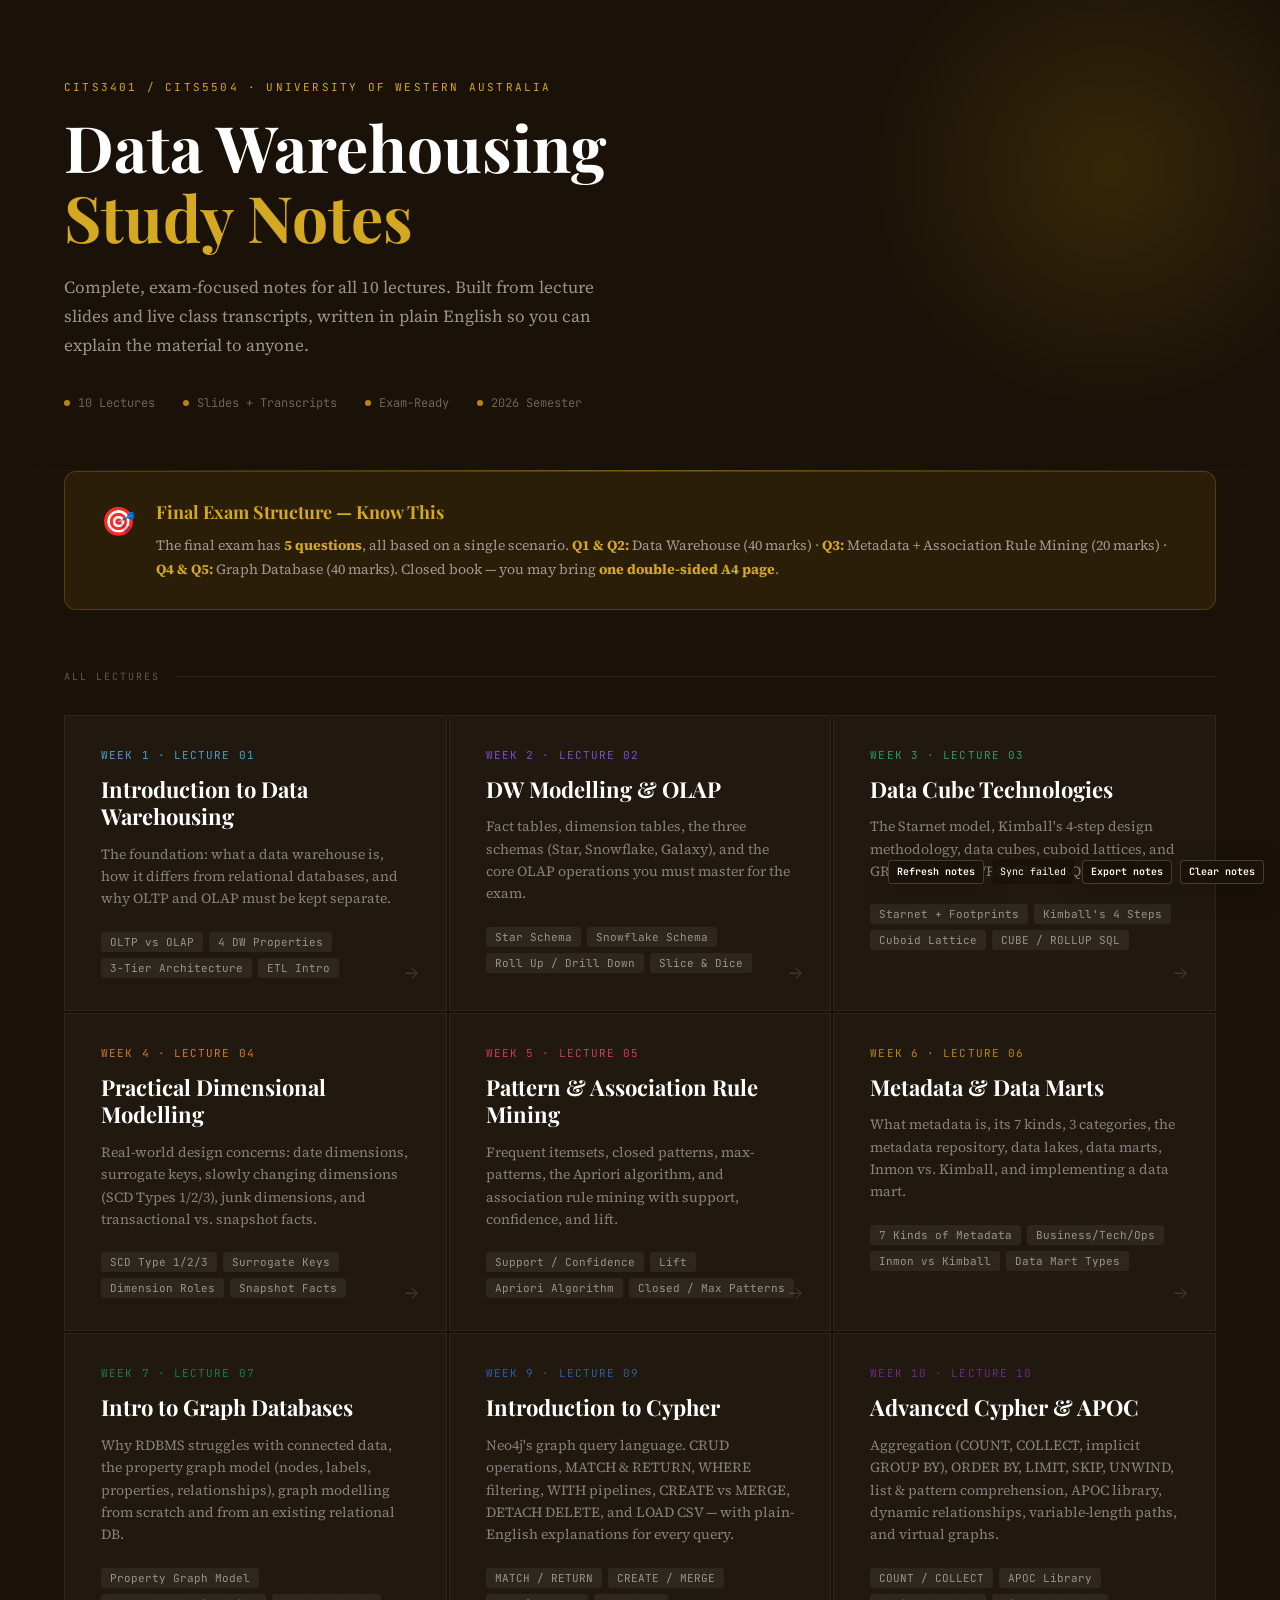
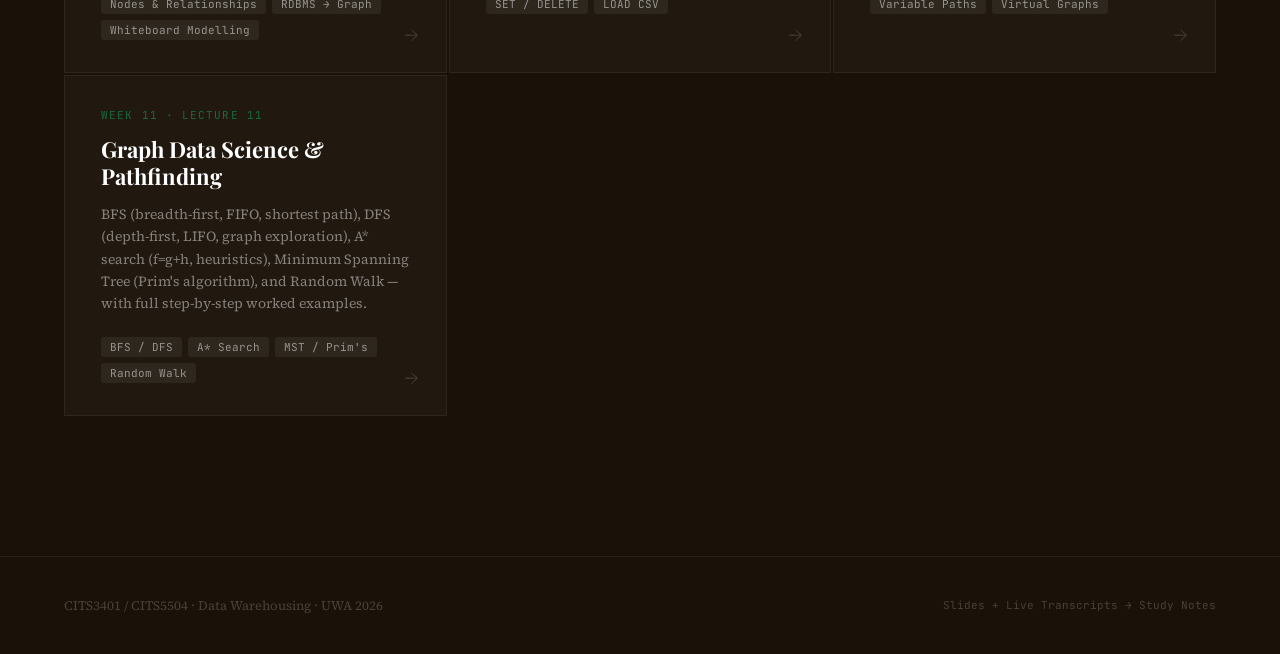
<file: index.html>
<!DOCTYPE html>
<html lang="en">

<head>
  <meta charset="UTF-8">
  <meta name="viewport" content="width=device-width, initial-scale=1.0">
  <title>CITS3401 / CITS5504 — Data Warehousing Study Notes</title>
  <link
    href="https://fonts.googleapis.com/css2?family=Playfair+Display:wght@700;900&family=Source+Serif+4:ital,wght@0,300;0,400;0,600;1,400&family=JetBrains+Mono:wght@400;600&display=swap"
    rel="stylesheet">
  <link rel="stylesheet" href="assets/css/styles.css">
</head>

<body>

  <!-- HERO -->
  <div class="hero">
    <div class="eyebrow">CITS3401 / CITS5504 · University of Western Australia</div>
    <h1>Data Warehousing<br><span>Study Notes</span></h1>
    <p class="hero-desc">Complete, exam-focused notes for all 10 lectures. Built from lecture slides and live class
      transcripts, written in plain English so you can explain the material to anyone.</p>
    <div class="hero-meta">
      <span>10 Lectures</span>
      <span>Slides + Transcripts</span>
      <span>Exam-Ready</span>
      <span>2026 Semester</span>
    </div>
  </div>

  <!-- EXAM BANNER -->
  <div class="exam-section">
    <div class="exam-icon">🎯</div>
    <div class="exam-text">
      <h3>Final Exam Structure — Know This</h3>
      <p>The final exam has <strong>5 questions</strong>, all based on a single scenario. <strong>Q1 &amp; Q2:</strong>
        Data Warehouse (40 marks) · <strong>Q3:</strong> Metadata + Association Rule Mining (20 marks) · <strong>Q4
          &amp; Q5:</strong> Graph Database (40 marks). Closed book — you may bring <strong>one double-sided A4
          page</strong>.</p>
    </div>
  </div>

  <!-- LECTURE CARDS -->
  <div class="grid-section">
    <div class="grid-label">All Lectures</div>
    <div class="cards">

      <a class="card accent-lecture-1" href="lecture01.html">
        <div class="card-week">Week 1 · Lecture 01</div>
        <div class="card-title">Introduction to Data Warehousing</div>
        <div class="card-desc">The foundation: what a data warehouse is, how it differs from relational databases, and
          why OLTP and OLAP must be kept separate.</div>
        <div class="card-topics">
          <span class="topic-tag">OLTP vs OLAP</span>
          <span class="topic-tag">4 DW Properties</span>
          <span class="topic-tag">3-Tier Architecture</span>
          <span class="topic-tag">ETL Intro</span>
        </div>
        <div class="card-arrow">→</div>
      </a>

      <a class="card accent-lecture-2" href="lecture02.html">
        <div class="card-week">Week 2 · Lecture 02</div>
        <div class="card-title">DW Modelling &amp; OLAP</div>
        <div class="card-desc">Fact tables, dimension tables, the three schemas (Star, Snowflake, Galaxy), and the core
          OLAP operations you must master for the exam.</div>
        <div class="card-topics">
          <span class="topic-tag">Star Schema</span>
          <span class="topic-tag">Snowflake Schema</span>
          <span class="topic-tag">Roll Up / Drill Down</span>
          <span class="topic-tag">Slice &amp; Dice</span>
        </div>
        <div class="card-arrow">→</div>
      </a>

      <a class="card accent-lecture-3" href="lecture03.html">
        <div class="card-week">Week 3 · Lecture 03</div>
        <div class="card-title">Data Cube Technologies</div>
        <div class="card-desc">The Starnet model, Kimball's 4-step design methodology, data cubes, cuboid lattices, and
          GROUP BY CUBE/ROLLUP in SQL.</div>
        <div class="card-topics">
          <span class="topic-tag">Starnet + Footprints</span>
          <span class="topic-tag">Kimball's 4 Steps</span>
          <span class="topic-tag">Cuboid Lattice</span>
          <span class="topic-tag">CUBE / ROLLUP SQL</span>
        </div>
        <div class="card-arrow">→</div>
      </a>

      <a class="card accent-lecture-4" href="lecture04.html">
        <div class="card-week">Week 4 · Lecture 04</div>
        <div class="card-title">Practical Dimensional Modelling</div>
        <div class="card-desc">Real-world design concerns: date dimensions, surrogate keys, slowly changing dimensions
          (SCD Types 1/2/3), junk dimensions, and transactional vs. snapshot facts.</div>
        <div class="card-topics">
          <span class="topic-tag">SCD Type 1/2/3</span>
          <span class="topic-tag">Surrogate Keys</span>
          <span class="topic-tag">Dimension Roles</span>
          <span class="topic-tag">Snapshot Facts</span>
        </div>
        <div class="card-arrow">→</div>
      </a>

      <a class="card accent-lecture-5" href="lecture05.html">
        <div class="card-week">Week 5 · Lecture 05</div>
        <div class="card-title">Pattern &amp; Association Rule Mining</div>
        <div class="card-desc">Frequent itemsets, closed patterns, max-patterns, the Apriori algorithm, and association
          rule mining with support, confidence, and lift.</div>
        <div class="card-topics">
          <span class="topic-tag">Support / Confidence</span>
          <span class="topic-tag">Lift</span>
          <span class="topic-tag">Apriori Algorithm</span>
          <span class="topic-tag">Closed / Max Patterns</span>
        </div>
        <div class="card-arrow">→</div>
      </a>

      <a class="card accent-lecture-6" href="Lecture06.html">
        <div class="card-week">Week 6 · Lecture 06</div>
        <div class="card-title">Metadata &amp; Data Marts</div>
        <div class="card-desc">What metadata is, its 7 kinds, 3 categories, the metadata repository, data lakes, data
          marts, Inmon vs. Kimball, and implementing a data mart.</div>
        <div class="card-topics">
          <span class="topic-tag">7 Kinds of Metadata</span>
          <span class="topic-tag">Business/Tech/Ops</span>
          <span class="topic-tag">Inmon vs Kimball</span>
          <span class="topic-tag">Data Mart Types</span>
        </div>
        <div class="card-arrow">→</div>
      </a>

      <a class="card accent-lecture-7" href="lecture07.html">
        <div class="card-week">Week 7 · Lecture 07</div>
        <div class="card-title">Intro to Graph Databases</div>
        <div class="card-desc">Why RDBMS struggles with connected data, the property graph model (nodes, labels,
          properties, relationships), graph modelling from scratch and from an existing relational DB.</div>
        <div class="card-topics">
          <span class="topic-tag">Property Graph Model</span>
          <span class="topic-tag">Nodes &amp; Relationships</span>
          <span class="topic-tag">RDBMS → Graph</span>
          <span class="topic-tag">Whiteboard Modelling</span>
        </div>
        <div class="card-arrow">→</div>
      </a>

      <a class="card accent-lecture-9" href="lecture09.html">
        <div class="card-week">Week 9 · Lecture 09</div>
        <div class="card-title">Introduction to Cypher</div>
        <div class="card-desc">Neo4j's graph query language. CRUD operations, MATCH &amp; RETURN, WHERE filtering, WITH
          pipelines, CREATE vs MERGE, DETACH DELETE, and LOAD CSV — with plain-English explanations for every query.
        </div>
        <div class="card-topics">
          <span class="topic-tag">MATCH / RETURN</span>
          <span class="topic-tag">CREATE / MERGE</span>
          <span class="topic-tag">SET / DELETE</span>
          <span class="topic-tag">LOAD CSV</span>
        </div>
        <div class="card-arrow">→</div>
      </a>

      <a class="card accent-lecture-10" href="lecture10.html">
        <div class="card-week">Week 10 · Lecture 10</div>
        <div class="card-title">Advanced Cypher &amp; APOC</div>
        <div class="card-desc">Aggregation (COUNT, COLLECT, implicit GROUP BY), ORDER BY, LIMIT, SKIP, UNWIND, list
          &amp; pattern comprehension, APOC library, dynamic relationships, variable-length paths, and virtual graphs.
        </div>
        <div class="card-topics">
          <span class="topic-tag">COUNT / COLLECT</span>
          <span class="topic-tag">APOC Library</span>
          <span class="topic-tag">Variable Paths</span>
          <span class="topic-tag">Virtual Graphs</span>
        </div>
        <div class="card-arrow">→</div>
      </a>

      <a class="card accent-lecture-11" href="lecture11.html">
        <div class="card-week">Week 11 · Lecture 11</div>
        <div class="card-title">Graph Data Science &amp; Pathfinding</div>
        <div class="card-desc">BFS (breadth-first, FIFO, shortest path), DFS (depth-first, LIFO, graph exploration), A*
          search (f=g+h, heuristics), Minimum Spanning Tree (Prim's algorithm), and Random Walk — with full step-by-step
          worked examples.</div>
        <div class="card-topics">
          <span class="topic-tag">BFS / DFS</span>
          <span class="topic-tag">A* Search</span>
          <span class="topic-tag">MST / Prim's</span>
          <span class="topic-tag">Random Walk</span>
        </div>
        <div class="card-arrow">→</div>
      </a>

    </div>
  </div>

  <footer>
    <span>CITS3401 / CITS5504 · Data Warehousing · UWA 2026</span>
    <span class="footer-mono">Slides + Live Transcripts → Study Notes</span>
  </footer>

  <script src="assets/js/supabase-config.js"></script>
  <script src="assets/js/notes.js"></script>
</body>

</html>
</file>
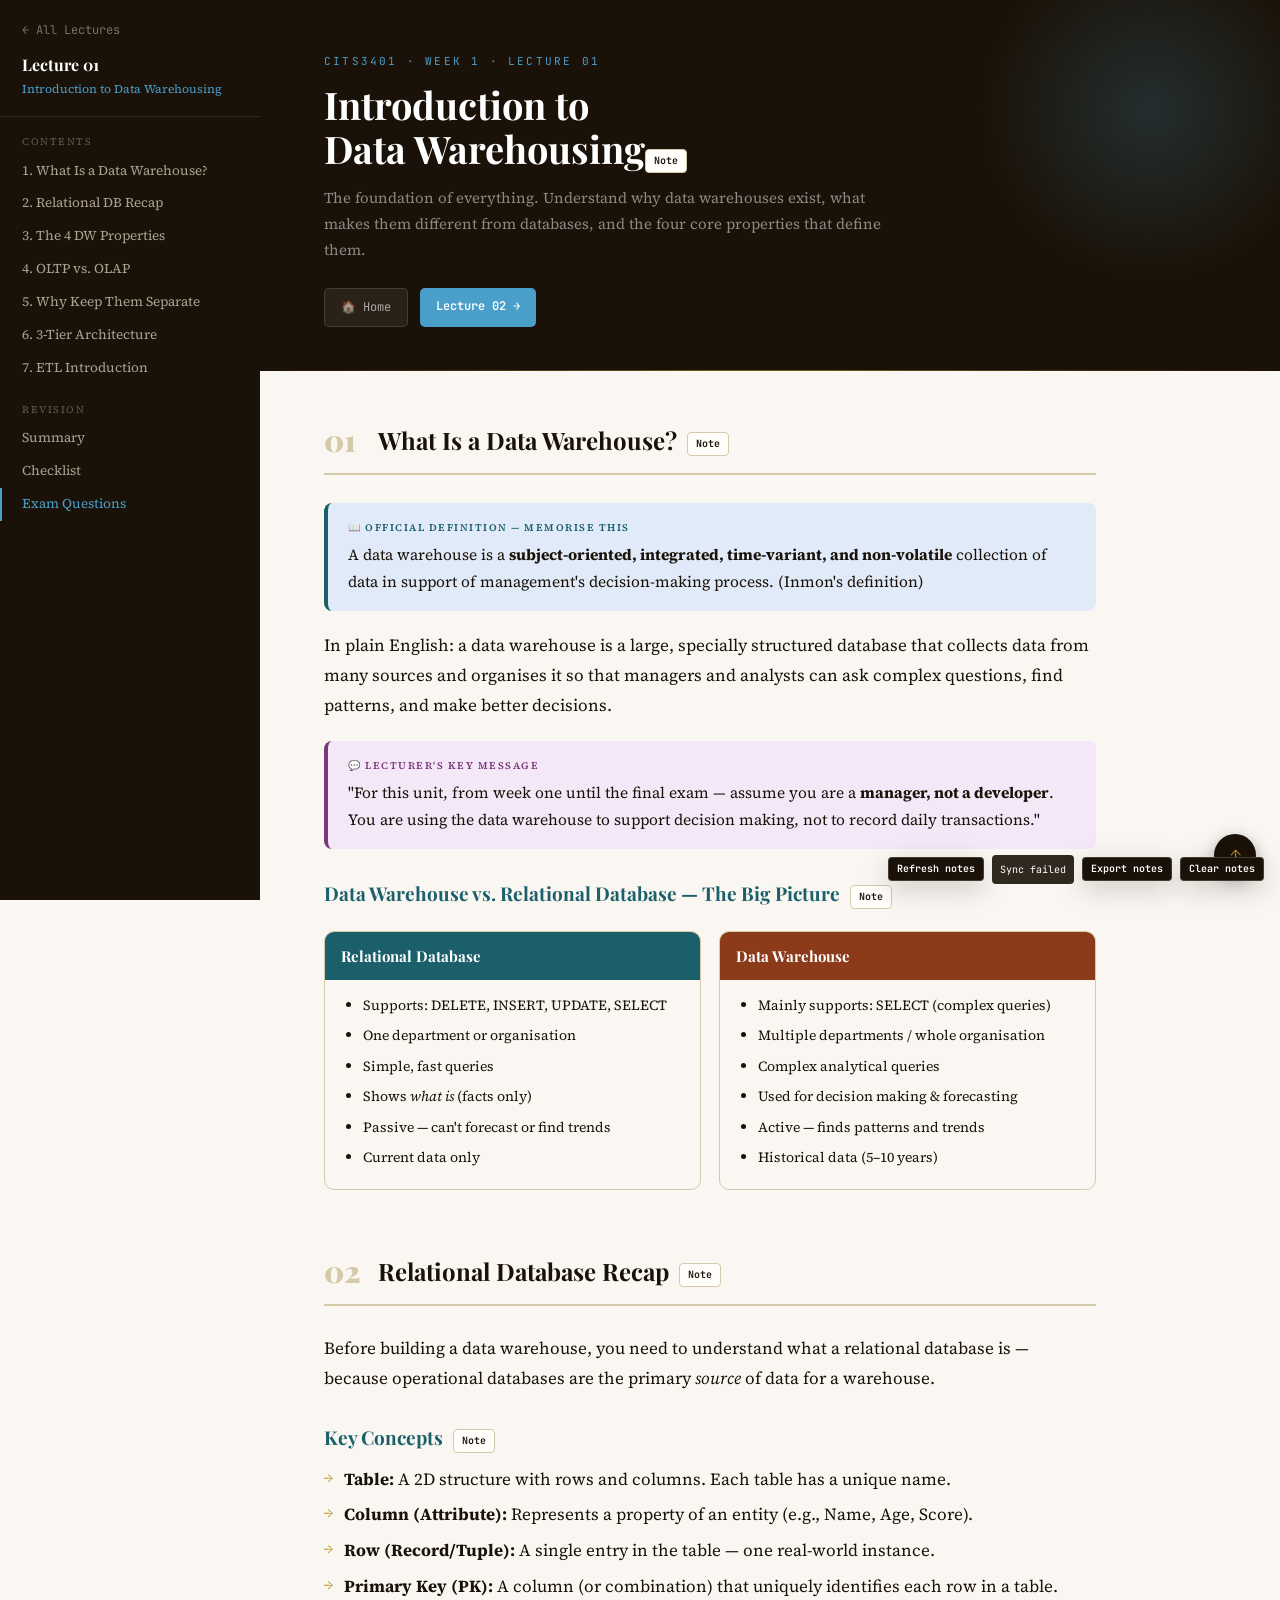
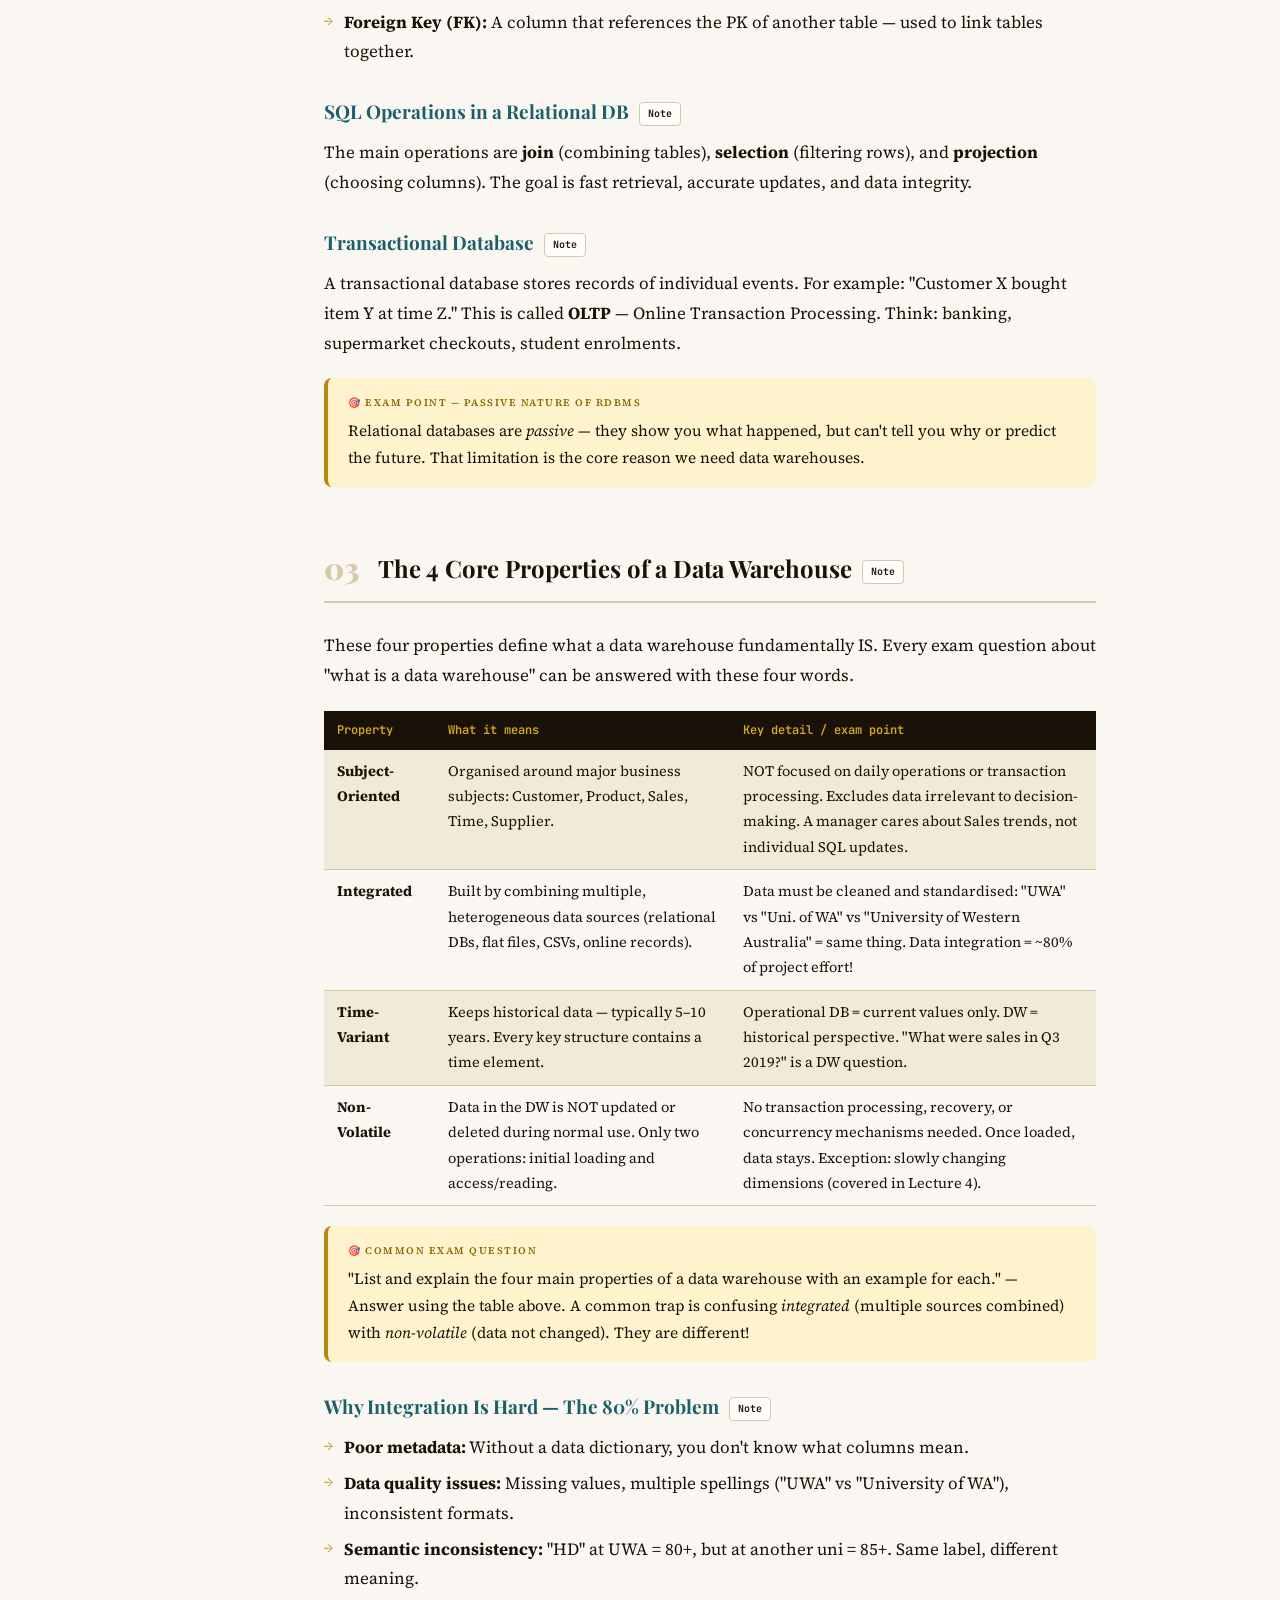
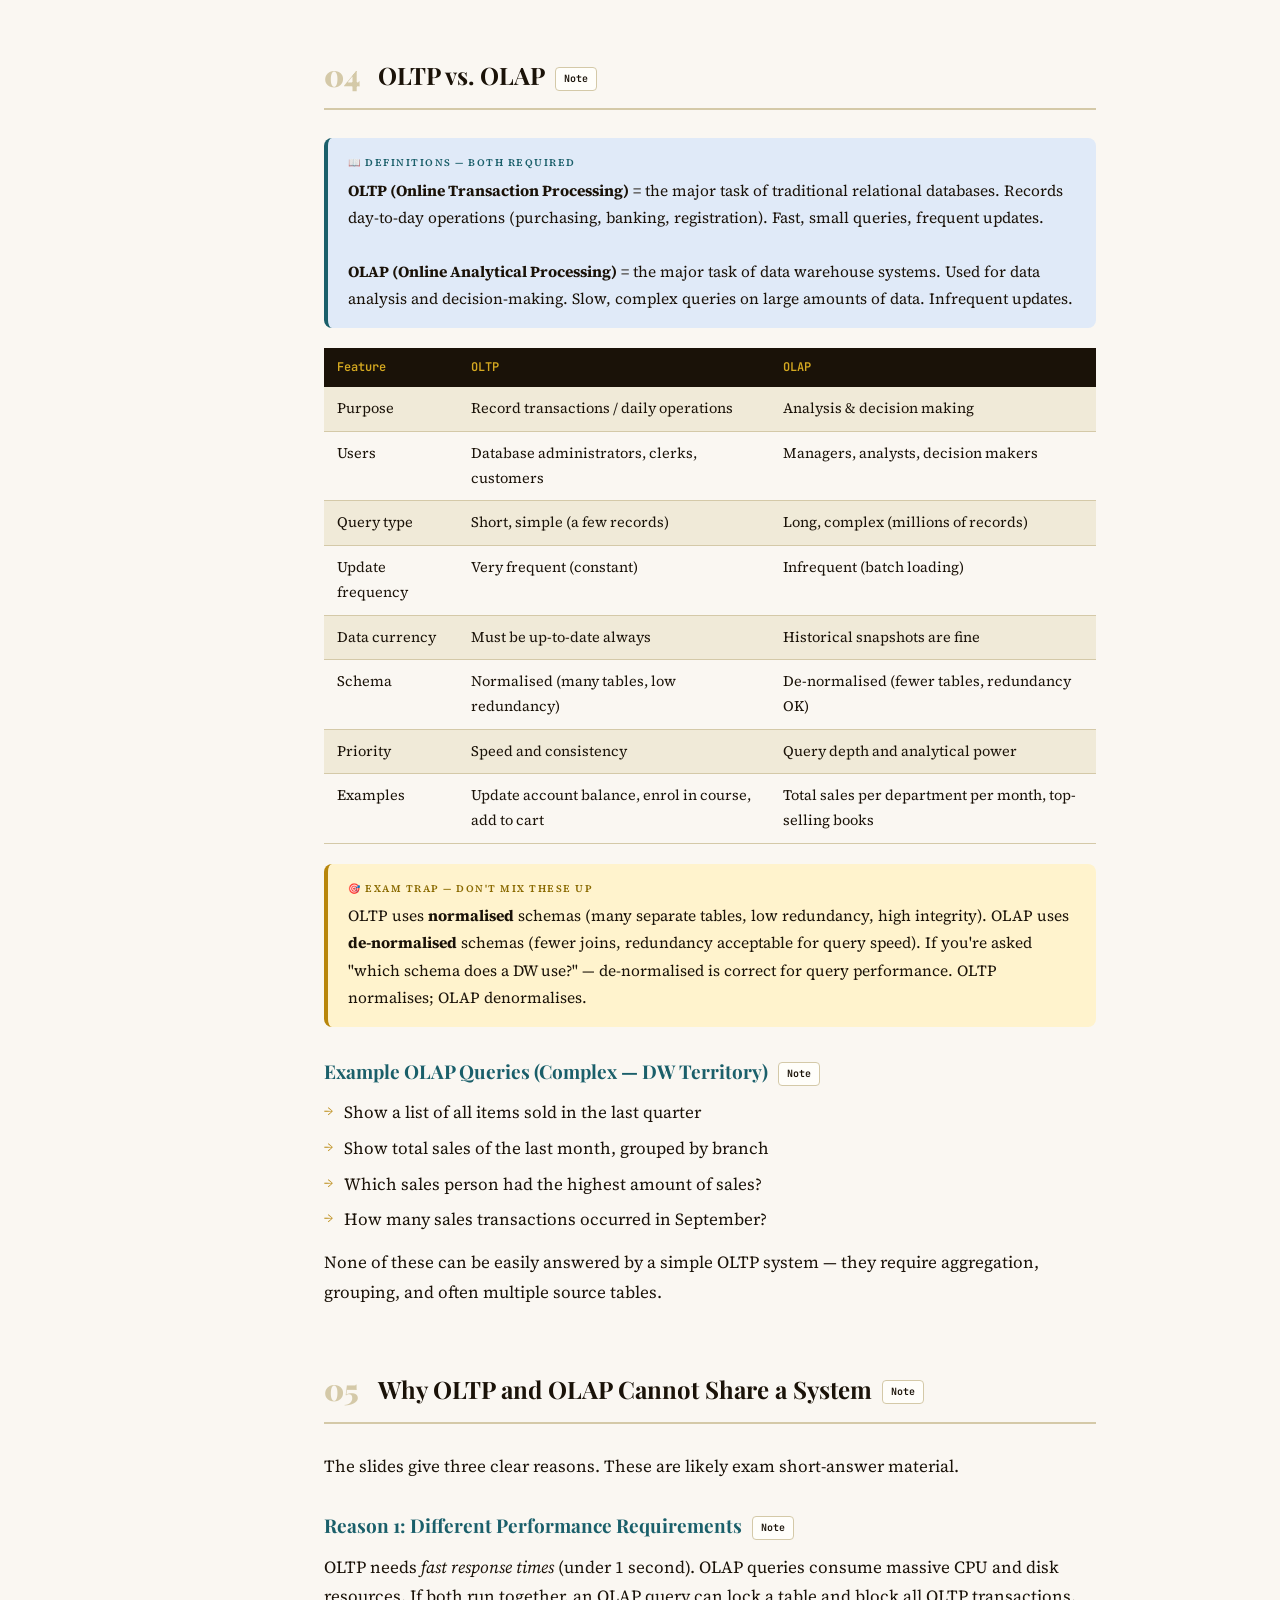
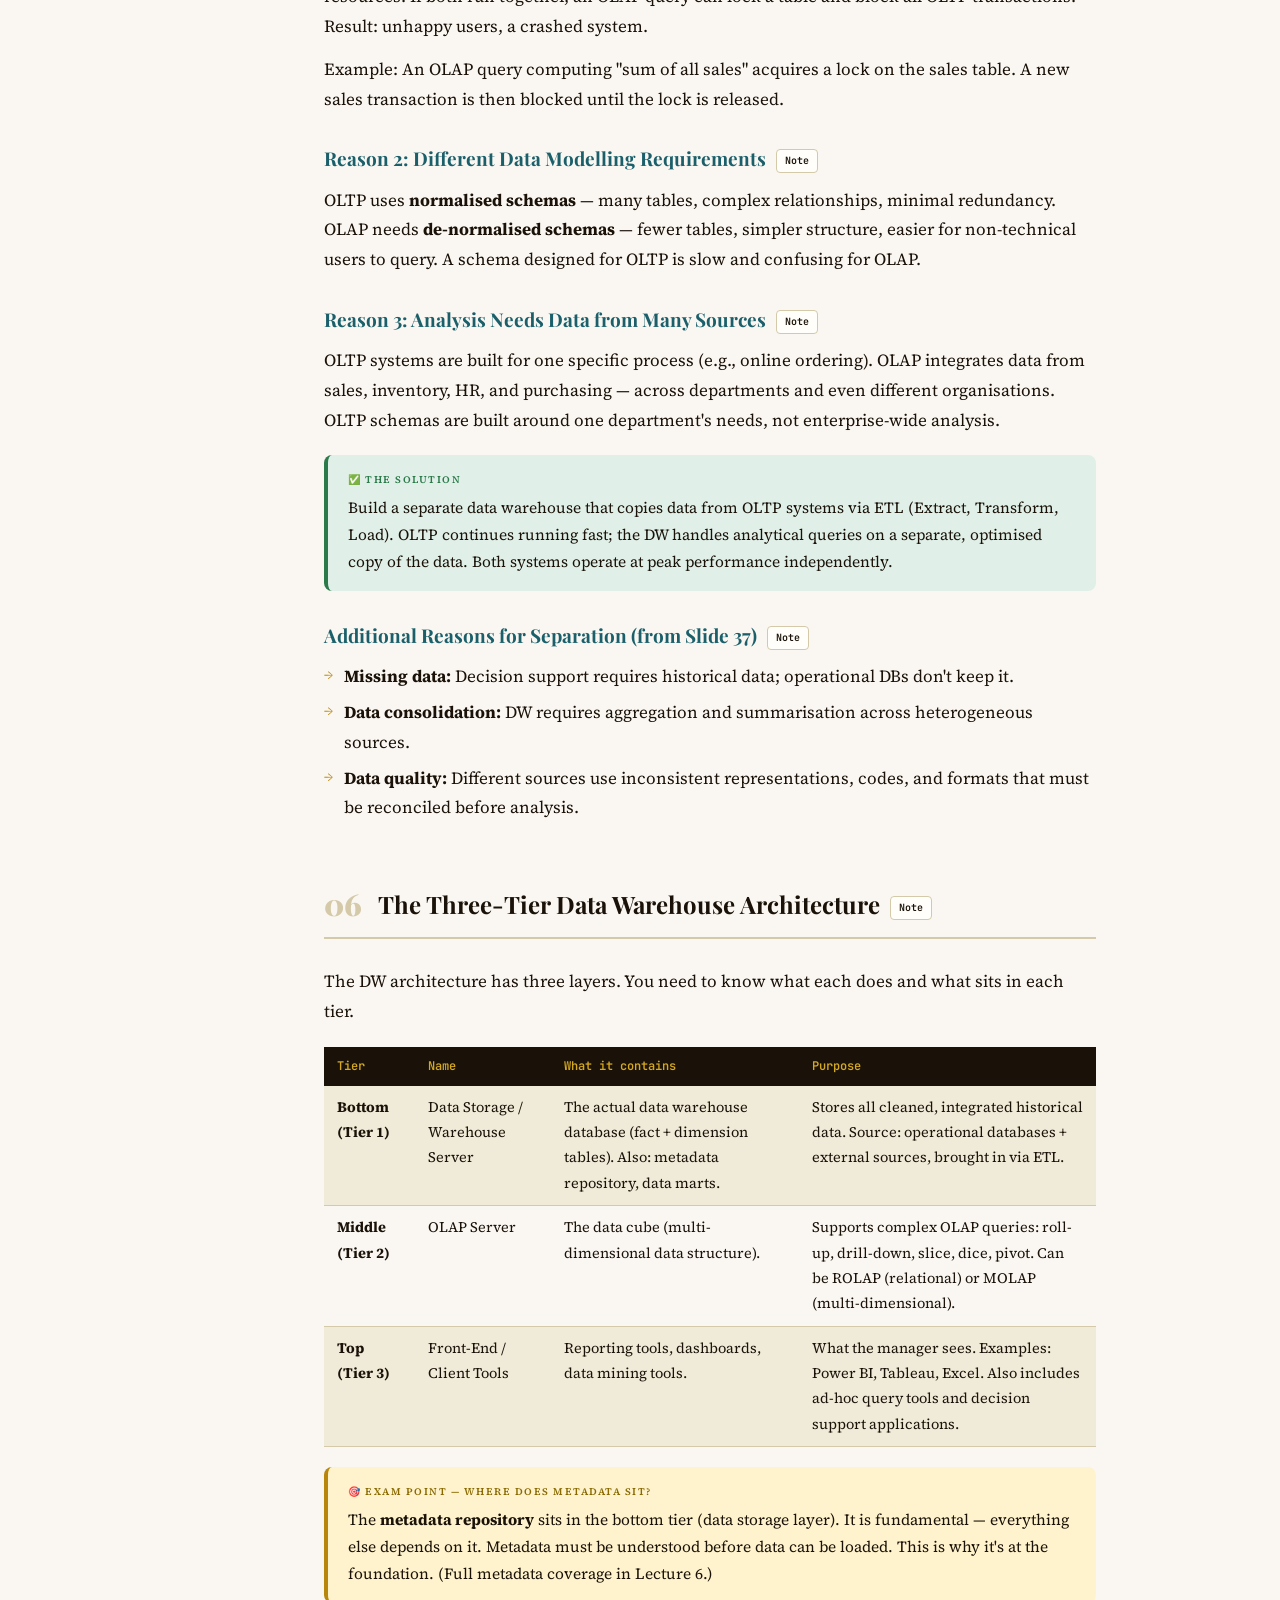
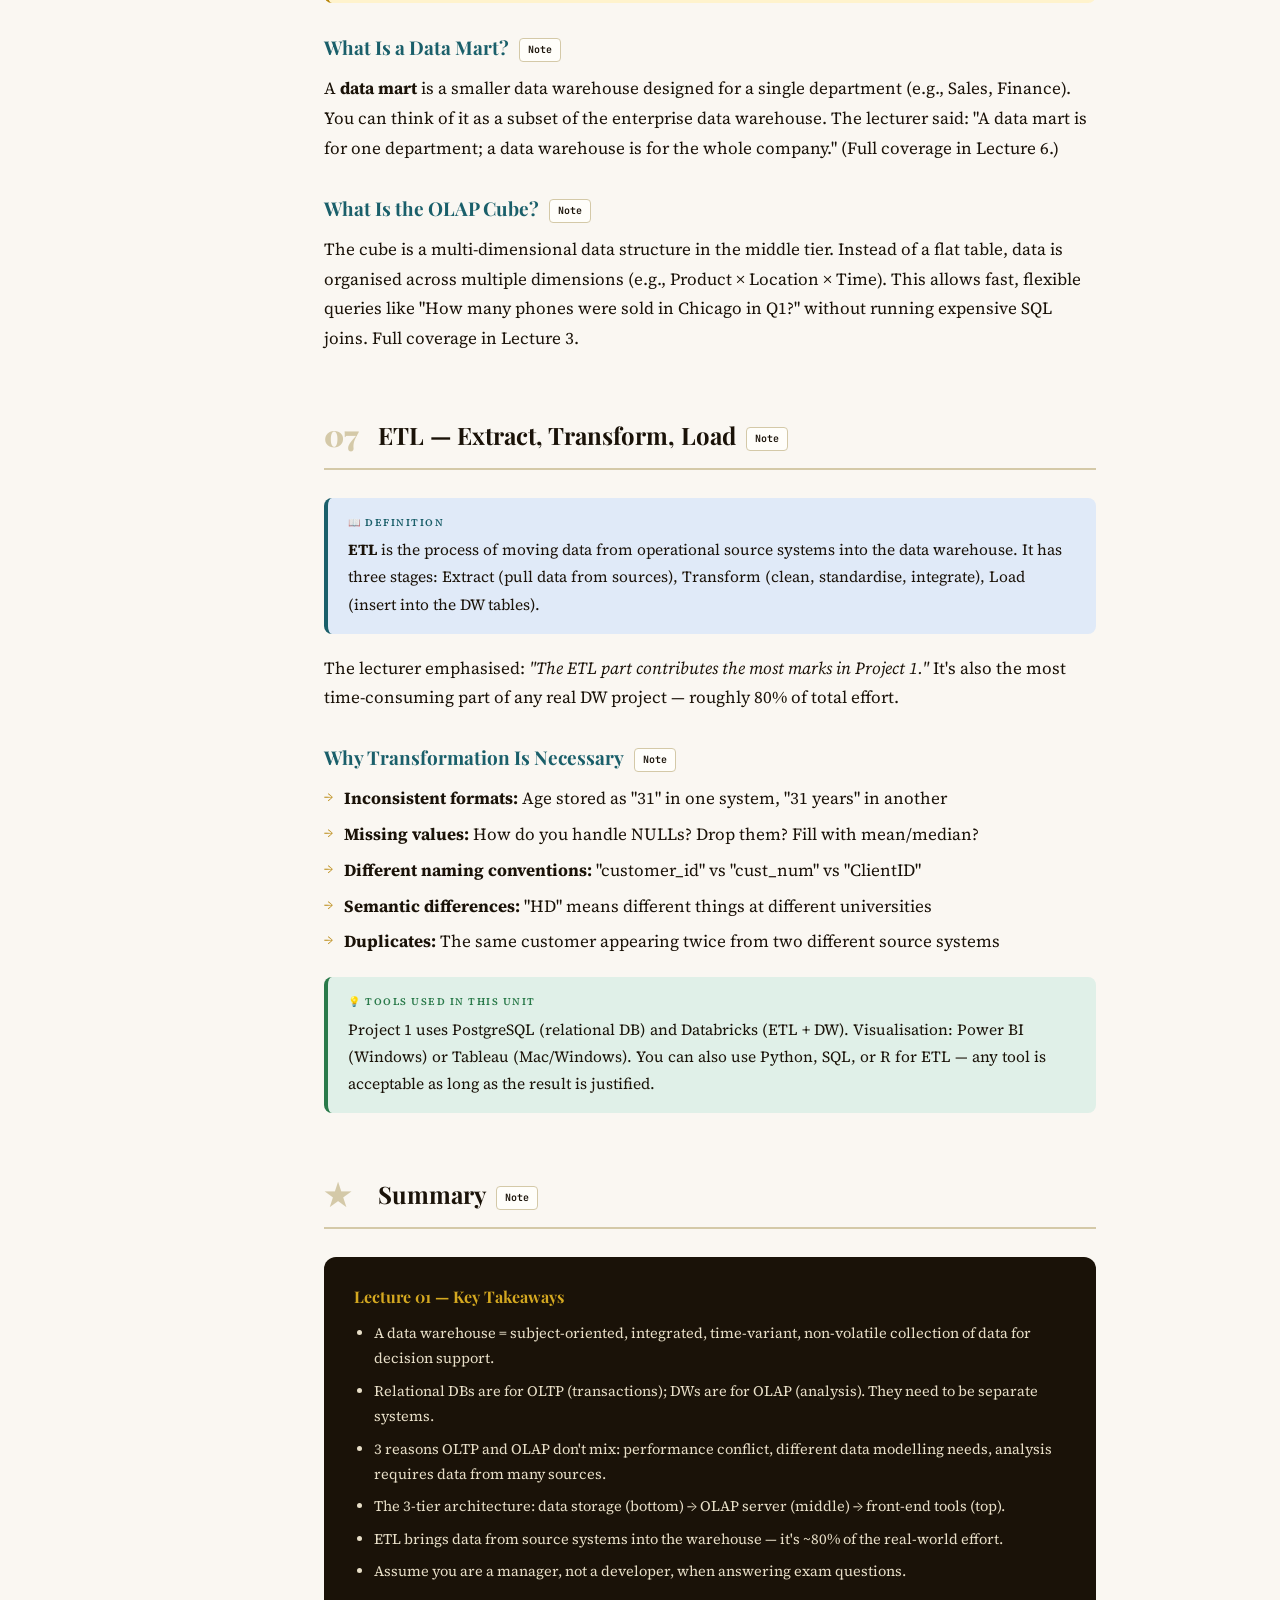
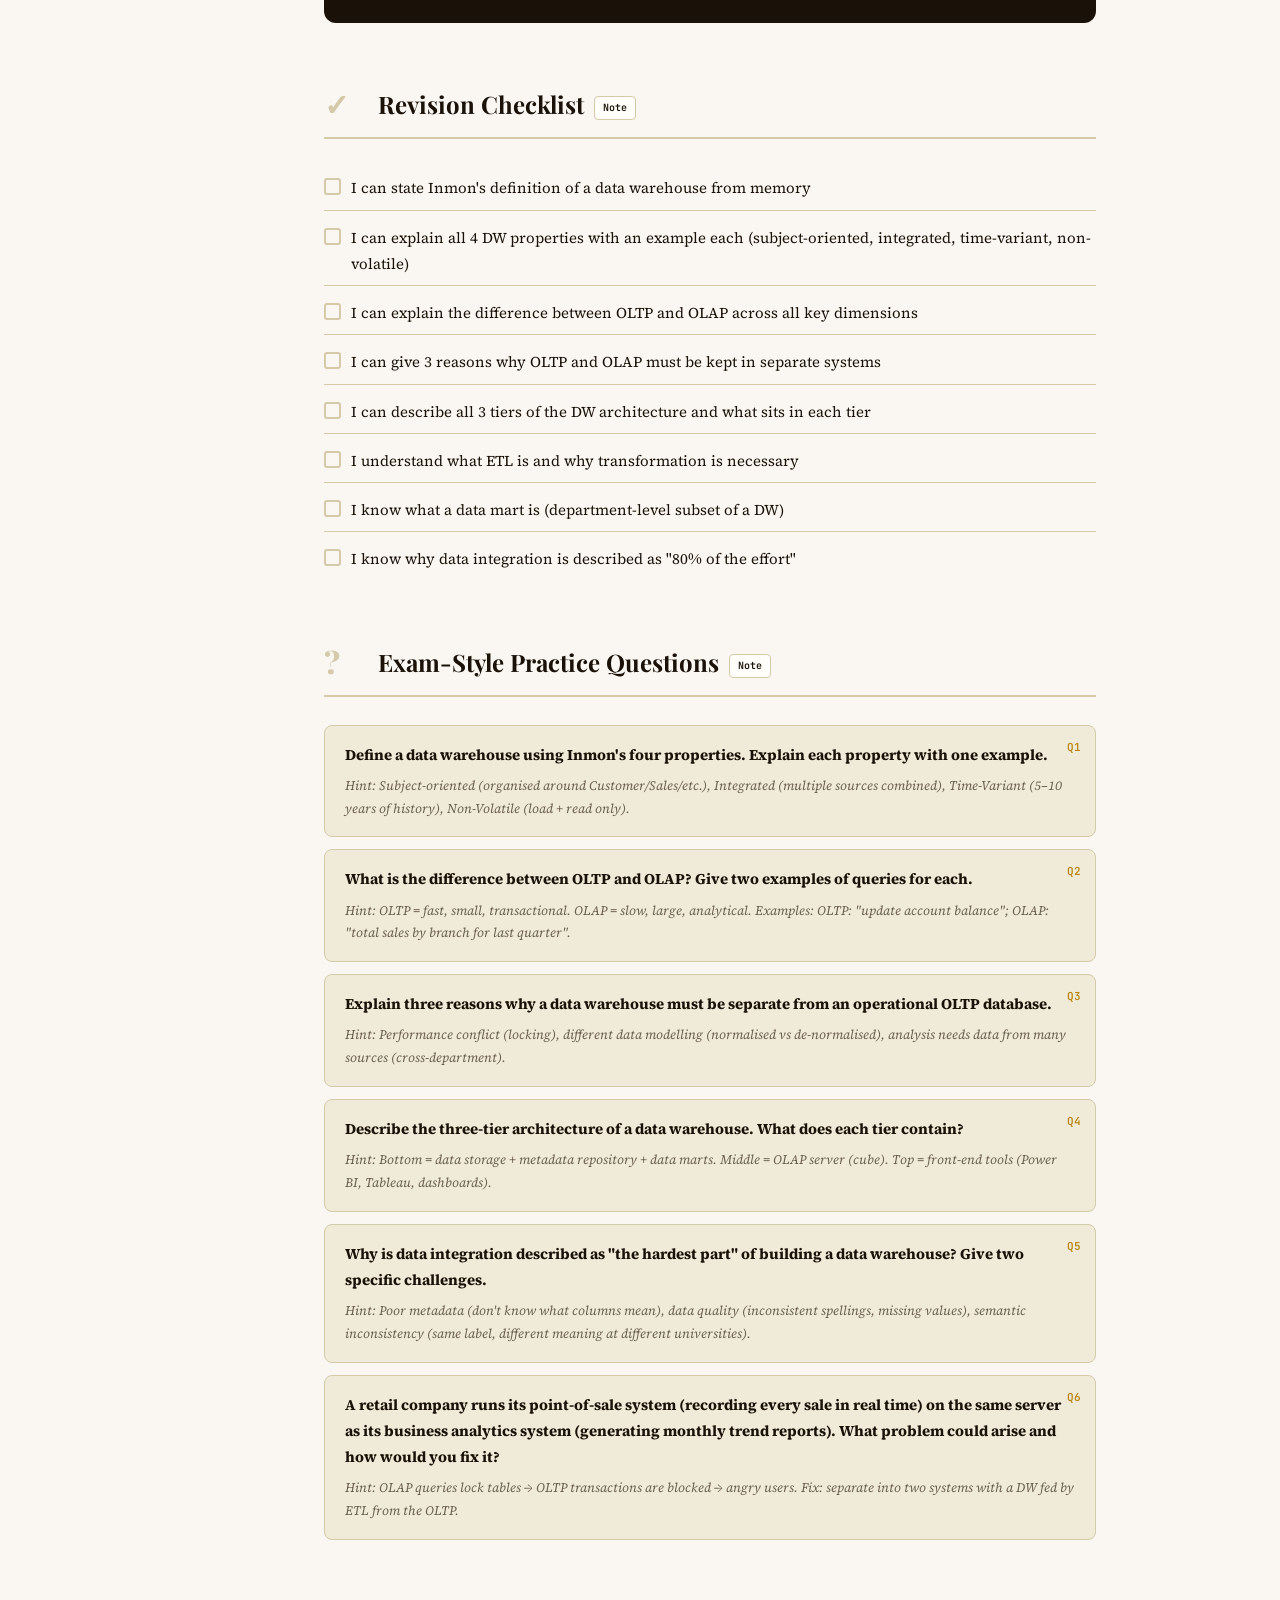
<file: lecture01.html>
<!DOCTYPE html>
<html lang="en">
<head>
<meta charset="UTF-8">
<meta name="viewport" content="width=device-width, initial-scale=1.0">
<title>Lecture 01 – Introduction to Data Warehousing | CITS3401</title>
<link href="https://fonts.googleapis.com/css2?family=Playfair+Display:wght@700;900&family=Source+Serif+4:ital,wght@0,300;0,400;0,600;1,400&family=JetBrains+Mono:wght@400;600&display=swap" rel="stylesheet">
<link rel="stylesheet" href="assets/css/styles.css">
<style>
  :root{--ink:#1a1208;--paper:#faf7f2;--cream:#f0ead8;--gold:#b8860b;--gold-light:#d4a820;--teal:#1a5f6a;--rust:#8b3a1a;--muted:#6b6050;--border:#d4c9a8;--sidebar-w:260px;--accent:#4a9eca}
  *{box-sizing:border-box;margin:0;padding:0}
  body{font-family:'Source Serif 4',Georgia,serif;background:var(--paper);color:var(--ink);font-size:17px;line-height:1.75}
  .sidebar{position:fixed;top:0;left:0;width:var(--sidebar-w);height:100vh;background:var(--ink);color:#e8dfc8;overflow-y:auto;z-index:100;display:flex;flex-direction:column;padding:0 0 40px 0}
  .sidebar-brand{padding:20px 22px 16px;border-bottom:1px solid rgba(255,255,255,.1)}
  .sidebar-brand a{text-decoration:none;color:rgba(255,255,255,.4);font-size:12px;font-family:'JetBrains Mono',monospace;display:flex;align-items:center;gap:6px;margin-bottom:10px}
  .sidebar-brand a:hover{color:var(--gold-light)}
  .sidebar-brand strong{display:block;font-family:'Playfair Display',serif;font-size:16px;color:#fff}
  .sidebar-brand span{display:block;font-size:12px;color:var(--accent)}
  .nav-section{padding:16px 22px 4px;font-size:10px;letter-spacing:.15em;text-transform:uppercase;color:rgba(255,255,255,.3)}
  .nav-link{display:block;padding:7px 22px;color:rgba(232,223,200,.7);font-size:13.5px;text-decoration:none;line-height:1.4;transition:all .15s}
  .nav-link:hover{color:#fff;background:rgba(255,255,255,.06);padding-left:28px}
  .nav-link.active{color:var(--accent);border-left:2px solid var(--accent);padding-left:20px}
  .main{margin-left:var(--sidebar-w);min-height:100vh}
  .hero{background:var(--ink);color:#fff;padding:52px 64px 44px;position:relative;overflow:hidden}
  .hero::before{content:'';position:absolute;top:-60px;right:-40px;width:340px;height:340px;border-radius:50%;background:radial-gradient(circle,rgba(74,158,202,.2) 0%,transparent 70%)}
  .hero-eyebrow{font-size:11px;letter-spacing:.2em;text-transform:uppercase;color:var(--accent);margin-bottom:12px;font-family:'JetBrains Mono',monospace}
  .hero h1{font-family:'Playfair Display',serif;font-size:38px;line-height:1.15;margin-bottom:12px}
  .hero-sub{color:rgba(255,255,255,.5);font-size:15px;max-width:560px}
  .hero-nav{margin-top:24px;display:flex;gap:12px;flex-wrap:wrap}
  .hero-nav a{font-family:'JetBrains Mono',monospace;font-size:12px;padding:8px 16px;border-radius:5px;text-decoration:none;transition:all .15s}
  .hero-nav a.home{background:rgba(255,255,255,.07);color:rgba(255,255,255,.6);border:1px solid rgba(255,255,255,.12)}
  .hero-nav a.next{background:var(--accent);color:#fff;font-weight:600}
  .hero-nav a:hover{opacity:.85}
  .content{padding:48px 64px;max-width:900px}
  .section{margin-bottom:60px}
  .section-header{display:flex;align-items:center;gap:14px;margin-bottom:28px;padding-bottom:12px;border-bottom:2px solid var(--border)}
  .section-num{font-family:'Playfair Display',serif;font-size:30px;font-weight:900;color:var(--border);line-height:1;min-width:40px}
  .section-header h2{font-family:'Playfair Display',serif;font-size:24px;color:var(--ink)}
  h3{font-family:'Playfair Display',serif;font-size:19px;margin:28px 0 10px;color:var(--teal)}
  h4{font-size:16px;font-weight:600;margin:20px 0 8px}
  p{margin-bottom:13px}
  .callout{border-radius:8px;padding:16px 20px;margin:20px 0;border-left:4px solid}
  .callout.definition{background:#e0eaf8;border-color:var(--teal)}
  .callout.exam{background:#fff3cd;border-color:var(--gold)}
  .callout.warning{background:#fde8e0;border-color:var(--rust)}
  .callout.tip{background:#e0f0e8;border-color:#2a7a4a}
  .callout.lecturer{background:#f4e8f8;border-color:#7a3a7a}
  .callout-label{font-size:10px;letter-spacing:.15em;text-transform:uppercase;font-weight:600;margin-bottom:5px}
  .callout.definition .callout-label{color:var(--teal)}
  .callout.exam .callout-label{color:#8a6a00}
  .callout.warning .callout-label{color:var(--rust)}
  .callout.tip .callout-label{color:#2a7a4a}
  .callout.lecturer .callout-label{color:#7a3a7a}
  .callout p{margin:0;font-size:15.5px}
  .table-wrap{overflow-x:auto;margin:20px 0}
  table{width:100%;border-collapse:collapse;font-size:14.5px}
  th{background:var(--ink);color:var(--gold-light);padding:9px 13px;text-align:left;font-family:'JetBrains Mono',monospace;font-size:12px;font-weight:600}
  td{padding:9px 13px;border-bottom:1px solid var(--border);vertical-align:top}
  tr:nth-child(even) td{background:var(--cream)}
  ul,ol{padding-left:22px;margin-bottom:13px}
  li{margin-bottom:6px}
  ul.clean{list-style:none;padding-left:0}
  ul.clean li{padding-left:20px;position:relative}
  ul.clean li::before{content:'→';position:absolute;left:0;color:var(--gold);font-size:13px;top:2px}
  code{font-family:'JetBrains Mono',monospace;font-size:13px;background:var(--cream);border:1px solid var(--border);border-radius:4px;padding:2px 6px;color:var(--rust)}
  .compare-grid{display:grid;grid-template-columns:1fr 1fr;gap:18px;margin:20px 0}
  .compare-card{border:1px solid var(--border);border-radius:10px;overflow:hidden}
  .compare-card-head{padding:11px 16px;font-family:'Playfair Display',serif;font-size:15px;font-weight:700}
  .compare-card-head.a{background:var(--teal);color:#fff}
  .compare-card-head.b{background:var(--rust);color:#fff}
  .compare-card-body{padding:13px 16px;font-size:14px}
  .compare-card-body ul{margin:0}
  .summary-box{background:var(--ink);color:#e8dfc8;border-radius:12px;padding:26px 30px;margin:28px 0}
  .summary-box h3{color:var(--gold-light);margin-top:0;font-size:16px}
  .summary-box ul{padding-left:20px}
  .summary-box li{margin-bottom:7px;font-size:14.5px}
  .quiz{counter-reset:quiz}
  .quiz-item{background:var(--cream);border:1px solid var(--border);border-radius:8px;padding:16px 20px;margin-bottom:12px;counter-increment:quiz;position:relative}
  .quiz-item::before{content:'Q' counter(quiz);font-family:'JetBrains Mono',monospace;font-size:11px;font-weight:600;color:var(--gold);position:absolute;top:12px;right:14px}
  .quiz-item p{margin:0;font-size:15px}
  .quiz-item .hint{font-size:13px;color:var(--muted);margin-top:7px;font-style:italic}
  .checklist{list-style:none;padding:0}
  .checklist li{display:flex;align-items:flex-start;gap:10px;padding:8px 0;border-bottom:1px solid var(--border);font-size:15px}
  .checklist li:last-child{border:none}
  .check-box{width:17px;height:17px;min-width:17px;border:2px solid var(--border);border-radius:3px;margin-top:3px}
  .divider{border:none;border-top:1px solid var(--border);margin:28px 0}
  .scroll-top{position:fixed;bottom:24px;right:24px;width:42px;height:42px;background:var(--ink);color:var(--gold-light);border:none;border-radius:50%;cursor:pointer;font-size:17px;display:flex;align-items:center;justify-content:center;box-shadow:0 4px 16px rgba(0,0,0,.3);text-decoration:none}
  @media(max-width:900px){.sidebar{display:none}.main{margin-left:0}.content,.hero{padding:28px}.compare-grid{grid-template-columns:1fr}}
</style>
</head>
<body>

<nav class="sidebar">
  <div class="sidebar-brand">
    <a href="index.html">← All Lectures</a>
    <strong>Lecture 01</strong>
    <span>Introduction to Data Warehousing</span>
  </div>
  <div class="nav-section">Contents</div>
  <a class="nav-link" href="#what-is-dw">1. What Is a Data Warehouse?</a>
  <a class="nav-link" href="#relational-db">2. Relational DB Recap</a>
  <a class="nav-link" href="#dw-properties">3. The 4 DW Properties</a>
  <a class="nav-link" href="#oltp-olap">4. OLTP vs. OLAP</a>
  <a class="nav-link" href="#why-separate">5. Why Keep Them Separate</a>
  <a class="nav-link" href="#architecture">6. 3-Tier Architecture</a>
  <a class="nav-link" href="#etl">7. ETL Introduction</a>
  <div class="nav-section">Revision</div>
  <a class="nav-link" href="#summary">Summary</a>
  <a class="nav-link" href="#checklist">Checklist</a>
  <a class="nav-link" href="#questions">Exam Questions</a>
</nav>

<div class="main">
  <div class="hero">
    <div class="hero-eyebrow">CITS3401 · Week 1 · Lecture 01</div>
    <h1>Introduction to<br>Data Warehousing</h1>
    <p class="hero-sub">The foundation of everything. Understand why data warehouses exist, what makes them different from databases, and the four core properties that define them.</p>
    <div class="hero-nav">
      <a class="home" href="index.html">🏠 Home</a>
      <a class="next" href="lecture02.html">Lecture 02 →</a>
    </div>
  </div>

  <div class="content">

    <!-- SECTION 1 -->
    <div class="section" id="what-is-dw">
      <div class="section-header"><div class="section-num">01</div><h2>What Is a Data Warehouse?</h2></div>

      <div class="callout definition">
        <div class="callout-label">📖 Official Definition — Memorise This</div>
        <p>A data warehouse is a <strong>subject-oriented, integrated, time-variant, and non-volatile</strong> collection of data in support of management's decision-making process. (Inmon's definition)</p>
      </div>

      <p>In plain English: a data warehouse is a large, specially structured database that collects data from many sources and organises it so that managers and analysts can ask complex questions, find patterns, and make better decisions.</p>

      <div class="callout lecturer">
        <div class="callout-label">💬 Lecturer's Key Message</div>
        <p>"For this unit, from week one until the final exam — assume you are a <strong>manager, not a developer</strong>. You are using the data warehouse to support decision making, not to record daily transactions."</p>
      </div>

      <h3>Data Warehouse vs. Relational Database — The Big Picture</h3>
      <div class="compare-grid">
        <div class="compare-card">
          <div class="compare-card-head a">Relational Database</div>
          <div class="compare-card-body">
            <ul>
              <li>Supports: DELETE, INSERT, UPDATE, SELECT</li>
              <li>One department or organisation</li>
              <li>Simple, fast queries</li>
              <li>Shows <em>what is</em> (facts only)</li>
              <li>Passive — can't forecast or find trends</li>
              <li>Current data only</li>
            </ul>
          </div>
        </div>
        <div class="compare-card">
          <div class="compare-card-head b">Data Warehouse</div>
          <div class="compare-card-body">
            <ul>
              <li>Mainly supports: SELECT (complex queries)</li>
              <li>Multiple departments / whole organisation</li>
              <li>Complex analytical queries</li>
              <li>Used for decision making &amp; forecasting</li>
              <li>Active — finds patterns and trends</li>
              <li>Historical data (5–10 years)</li>
            </ul>
          </div>
        </div>
      </div>
    </div>

    <!-- SECTION 2 -->
    <div class="section" id="relational-db">
      <div class="section-header"><div class="section-num">02</div><h2>Relational Database Recap</h2></div>

      <p>Before building a data warehouse, you need to understand what a relational database is — because operational databases are the primary <em>source</em> of data for a warehouse.</p>

      <h3>Key Concepts</h3>
      <ul class="clean">
        <li><strong>Table:</strong> A 2D structure with rows and columns. Each table has a unique name.</li>
        <li><strong>Column (Attribute):</strong> Represents a property of an entity (e.g., Name, Age, Score).</li>
        <li><strong>Row (Record/Tuple):</strong> A single entry in the table — one real-world instance.</li>
        <li><strong>Primary Key (PK):</strong> A column (or combination) that uniquely identifies each row in a table.</li>
        <li><strong>Foreign Key (FK):</strong> A column that references the PK of another table — used to link tables together.</li>
      </ul>

      <h3>SQL Operations in a Relational DB</h3>
      <p>The main operations are <strong>join</strong> (combining tables), <strong>selection</strong> (filtering rows), and <strong>projection</strong> (choosing columns). The goal is fast retrieval, accurate updates, and data integrity.</p>

      <h3>Transactional Database</h3>
      <p>A transactional database stores records of individual events. For example: "Customer X bought item Y at time Z." This is called <strong>OLTP</strong> — Online Transaction Processing. Think: banking, supermarket checkouts, student enrolments.</p>

      <div class="callout exam">
        <div class="callout-label">🎯 Exam Point — Passive Nature of RDBMS</div>
        <p>Relational databases are <em>passive</em> — they show you what happened, but can't tell you why or predict the future. That limitation is the core reason we need data warehouses.</p>
      </div>
    </div>

    <!-- SECTION 3 -->
    <div class="section" id="dw-properties">
      <div class="section-header"><div class="section-num">03</div><h2>The 4 Core Properties of a Data Warehouse</h2></div>

      <p>These four properties define what a data warehouse fundamentally IS. Every exam question about "what is a data warehouse" can be answered with these four words.</p>

      <div class="table-wrap">
        <table>
          <tr><th>Property</th><th>What it means</th><th>Key detail / exam point</th></tr>
          <tr>
            <td><strong>Subject-Oriented</strong></td>
            <td>Organised around major business subjects: Customer, Product, Sales, Time, Supplier.</td>
            <td>NOT focused on daily operations or transaction processing. Excludes data irrelevant to decision-making. A manager cares about Sales trends, not individual SQL updates.</td>
          </tr>
          <tr>
            <td><strong>Integrated</strong></td>
            <td>Built by combining multiple, heterogeneous data sources (relational DBs, flat files, CSVs, online records).</td>
            <td>Data must be cleaned and standardised: "UWA" vs "Uni. of WA" vs "University of Western Australia" = same thing. Data integration = ~80% of project effort!</td>
          </tr>
          <tr>
            <td><strong>Time-Variant</strong></td>
            <td>Keeps historical data — typically 5–10 years. Every key structure contains a time element.</td>
            <td>Operational DB = current values only. DW = historical perspective. "What were sales in Q3 2019?" is a DW question.</td>
          </tr>
          <tr>
            <td><strong>Non-Volatile</strong></td>
            <td>Data in the DW is NOT updated or deleted during normal use. Only two operations: initial loading and access/reading.</td>
            <td>No transaction processing, recovery, or concurrency mechanisms needed. Once loaded, data stays. Exception: slowly changing dimensions (covered in Lecture 4).</td>
          </tr>
        </table>
      </div>

      <div class="callout exam">
        <div class="callout-label">🎯 Common Exam Question</div>
        <p>"List and explain the four main properties of a data warehouse with an example for each." — Answer using the table above. A common trap is confusing <em>integrated</em> (multiple sources combined) with <em>non-volatile</em> (data not changed). They are different!</p>
      </div>

      <h3>Why Integration Is Hard — The 80% Problem</h3>
      <ul class="clean">
        <li><strong>Poor metadata:</strong> Without a data dictionary, you don't know what columns mean.</li>
        <li><strong>Data quality issues:</strong> Missing values, multiple spellings ("UWA" vs "University of WA"), inconsistent formats.</li>
        <li><strong>Semantic inconsistency:</strong> "HD" at UWA = 80+, but at another uni = 85+. Same label, different meaning.</li>
      </ul>
    </div>

    <!-- SECTION 4 -->
    <div class="section" id="oltp-olap">
      <div class="section-header"><div class="section-num">04</div><h2>OLTP vs. OLAP</h2></div>

      <div class="callout definition">
        <div class="callout-label">📖 Definitions — Both Required</div>
        <p><strong>OLTP (Online Transaction Processing)</strong> = the major task of traditional relational databases. Records day-to-day operations (purchasing, banking, registration). Fast, small queries, frequent updates.<br><br>
        <strong>OLAP (Online Analytical Processing)</strong> = the major task of data warehouse systems. Used for data analysis and decision-making. Slow, complex queries on large amounts of data. Infrequent updates.</p>
      </div>

      <div class="table-wrap">
        <table>
          <tr><th>Feature</th><th>OLTP</th><th>OLAP</th></tr>
          <tr><td>Purpose</td><td>Record transactions / daily operations</td><td>Analysis &amp; decision making</td></tr>
          <tr><td>Users</td><td>Database administrators, clerks, customers</td><td>Managers, analysts, decision makers</td></tr>
          <tr><td>Query type</td><td>Short, simple (a few records)</td><td>Long, complex (millions of records)</td></tr>
          <tr><td>Update frequency</td><td>Very frequent (constant)</td><td>Infrequent (batch loading)</td></tr>
          <tr><td>Data currency</td><td>Must be up-to-date always</td><td>Historical snapshots are fine</td></tr>
          <tr><td>Schema</td><td>Normalised (many tables, low redundancy)</td><td>De-normalised (fewer tables, redundancy OK)</td></tr>
          <tr><td>Priority</td><td>Speed and consistency</td><td>Query depth and analytical power</td></tr>
          <tr><td>Examples</td><td>Update account balance, enrol in course, add to cart</td><td>Total sales per department per month, top-selling books</td></tr>
        </table>
      </div>

      <div class="callout exam">
        <div class="callout-label">🎯 Exam Trap — Don't Mix These Up</div>
        <p>OLTP uses <strong>normalised</strong> schemas (many separate tables, low redundancy, high integrity). OLAP uses <strong>de-normalised</strong> schemas (fewer joins, redundancy acceptable for query speed). If you're asked "which schema does a DW use?" — de-normalised is correct for query performance. OLTP normalises; OLAP denormalises.</p>
      </div>

      <h3>Example OLAP Queries (Complex — DW Territory)</h3>
      <ul class="clean">
        <li>Show a list of all items sold in the last quarter</li>
        <li>Show total sales of the last month, grouped by branch</li>
        <li>Which sales person had the highest amount of sales?</li>
        <li>How many sales transactions occurred in September?</li>
      </ul>
      <p>None of these can be easily answered by a simple OLTP system — they require aggregation, grouping, and often multiple source tables.</p>
    </div>

    <!-- SECTION 5 -->
    <div class="section" id="why-separate">
      <div class="section-header"><div class="section-num">05</div><h2>Why OLTP and OLAP Cannot Share a System</h2></div>

      <p>The slides give three clear reasons. These are likely exam short-answer material.</p>

      <h3>Reason 1: Different Performance Requirements</h3>
      <p>OLTP needs <em>fast response times</em> (under 1 second). OLAP queries consume massive CPU and disk resources. If both run together, an OLAP query can lock a table and block all OLTP transactions. Result: unhappy users, a crashed system.</p>
      <p>Example: An OLAP query computing "sum of all sales" acquires a lock on the sales table. A new sales transaction is then blocked until the lock is released.</p>

      <h3>Reason 2: Different Data Modelling Requirements</h3>
      <p>OLTP uses <strong>normalised schemas</strong> — many tables, complex relationships, minimal redundancy. OLAP needs <strong>de-normalised schemas</strong> — fewer tables, simpler structure, easier for non-technical users to query. A schema designed for OLTP is slow and confusing for OLAP.</p>

      <h3>Reason 3: Analysis Needs Data from Many Sources</h3>
      <p>OLTP systems are built for one specific process (e.g., online ordering). OLAP integrates data from sales, inventory, HR, and purchasing — across departments and even different organisations. OLTP schemas are built around one department's needs, not enterprise-wide analysis.</p>

      <div class="callout tip">
        <div class="callout-label">✅ The Solution</div>
        <p>Build a separate data warehouse that copies data from OLTP systems via ETL (Extract, Transform, Load). OLTP continues running fast; the DW handles analytical queries on a separate, optimised copy of the data. Both systems operate at peak performance independently.</p>
      </div>

      <h3>Additional Reasons for Separation (from Slide 37)</h3>
      <ul class="clean">
        <li><strong>Missing data:</strong> Decision support requires historical data; operational DBs don't keep it.</li>
        <li><strong>Data consolidation:</strong> DW requires aggregation and summarisation across heterogeneous sources.</li>
        <li><strong>Data quality:</strong> Different sources use inconsistent representations, codes, and formats that must be reconciled before analysis.</li>
      </ul>
    </div>

    <!-- SECTION 6 -->
    <div class="section" id="architecture">
      <div class="section-header"><div class="section-num">06</div><h2>The Three-Tier Data Warehouse Architecture</h2></div>

      <p>The DW architecture has three layers. You need to know what each does and what sits in each tier.</p>

      <div class="table-wrap">
        <table>
          <tr><th>Tier</th><th>Name</th><th>What it contains</th><th>Purpose</th></tr>
          <tr>
            <td><strong>Bottom (Tier 1)</strong></td>
            <td>Data Storage / Warehouse Server</td>
            <td>The actual data warehouse database (fact + dimension tables). Also: metadata repository, data marts.</td>
            <td>Stores all cleaned, integrated historical data. Source: operational databases + external sources, brought in via ETL.</td>
          </tr>
          <tr>
            <td><strong>Middle (Tier 2)</strong></td>
            <td>OLAP Server</td>
            <td>The data cube (multi-dimensional data structure).</td>
            <td>Supports complex OLAP queries: roll-up, drill-down, slice, dice, pivot. Can be ROLAP (relational) or MOLAP (multi-dimensional).</td>
          </tr>
          <tr>
            <td><strong>Top (Tier 3)</strong></td>
            <td>Front-End / Client Tools</td>
            <td>Reporting tools, dashboards, data mining tools.</td>
            <td>What the manager sees. Examples: Power BI, Tableau, Excel. Also includes ad-hoc query tools and decision support applications.</td>
          </tr>
        </table>
      </div>

      <div class="callout exam">
        <div class="callout-label">🎯 Exam Point — Where Does Metadata Sit?</div>
        <p>The <strong>metadata repository</strong> sits in the bottom tier (data storage layer). It is fundamental — everything else depends on it. Metadata must be understood before data can be loaded. This is why it's at the foundation. (Full metadata coverage in Lecture 6.)</p>
      </div>

      <h3>What Is a Data Mart?</h3>
      <p>A <strong>data mart</strong> is a smaller data warehouse designed for a single department (e.g., Sales, Finance). You can think of it as a subset of the enterprise data warehouse. The lecturer said: "A data mart is for one department; a data warehouse is for the whole company." (Full coverage in Lecture 6.)</p>

      <h3>What Is the OLAP Cube?</h3>
      <p>The cube is a multi-dimensional data structure in the middle tier. Instead of a flat table, data is organised across multiple dimensions (e.g., Product × Location × Time). This allows fast, flexible queries like "How many phones were sold in Chicago in Q1?" without running expensive SQL joins. Full coverage in Lecture 3.</p>
    </div>

    <!-- SECTION 7 -->
    <div class="section" id="etl">
      <div class="section-header"><div class="section-num">07</div><h2>ETL — Extract, Transform, Load</h2></div>

      <div class="callout definition">
        <div class="callout-label">📖 Definition</div>
        <p><strong>ETL</strong> is the process of moving data from operational source systems into the data warehouse. It has three stages: Extract (pull data from sources), Transform (clean, standardise, integrate), Load (insert into the DW tables).</p>
      </div>

      <p>The lecturer emphasised: <em>"The ETL part contributes the most marks in Project 1."</em> It's also the most time-consuming part of any real DW project — roughly 80% of total effort.</p>

      <h3>Why Transformation Is Necessary</h3>
      <ul class="clean">
        <li><strong>Inconsistent formats:</strong> Age stored as "31" in one system, "31 years" in another</li>
        <li><strong>Missing values:</strong> How do you handle NULLs? Drop them? Fill with mean/median?</li>
        <li><strong>Different naming conventions:</strong> "customer_id" vs "cust_num" vs "ClientID"</li>
        <li><strong>Semantic differences:</strong> "HD" means different things at different universities</li>
        <li><strong>Duplicates:</strong> The same customer appearing twice from two different source systems</li>
      </ul>

      <div class="callout tip">
        <div class="callout-label">💡 Tools Used in This Unit</div>
        <p>Project 1 uses PostgreSQL (relational DB) and Databricks (ETL + DW). Visualisation: Power BI (Windows) or Tableau (Mac/Windows). You can also use Python, SQL, or R for ETL — any tool is acceptable as long as the result is justified.</p>
      </div>
    </div>

    <!-- SUMMARY -->
    <div class="section" id="summary">
      <div class="section-header"><div class="section-num">★</div><h2>Summary</h2></div>
      <div class="summary-box">
        <h3>Lecture 01 — Key Takeaways</h3>
        <ul>
          <li>A data warehouse = subject-oriented, integrated, time-variant, non-volatile collection of data for decision support.</li>
          <li>Relational DBs are for OLTP (transactions); DWs are for OLAP (analysis). They need to be separate systems.</li>
          <li>3 reasons OLTP and OLAP don't mix: performance conflict, different data modelling needs, analysis requires data from many sources.</li>
          <li>The 3-tier architecture: data storage (bottom) → OLAP server (middle) → front-end tools (top).</li>
          <li>ETL brings data from source systems into the warehouse — it's ~80% of the real-world effort.</li>
          <li>Assume you are a manager, not a developer, when answering exam questions.</li>
        </ul>
      </div>
    </div>

    <!-- CHECKLIST -->
    <div class="section" id="checklist">
      <div class="section-header"><div class="section-num">✓</div><h2>Revision Checklist</h2></div>
      <ul class="checklist">
        <li><div class="check-box"></div>I can state Inmon's definition of a data warehouse from memory</li>
        <li><div class="check-box"></div>I can explain all 4 DW properties with an example each (subject-oriented, integrated, time-variant, non-volatile)</li>
        <li><div class="check-box"></div>I can explain the difference between OLTP and OLAP across all key dimensions</li>
        <li><div class="check-box"></div>I can give 3 reasons why OLTP and OLAP must be kept in separate systems</li>
        <li><div class="check-box"></div>I can describe all 3 tiers of the DW architecture and what sits in each tier</li>
        <li><div class="check-box"></div>I understand what ETL is and why transformation is necessary</li>
        <li><div class="check-box"></div>I know what a data mart is (department-level subset of a DW)</li>
        <li><div class="check-box"></div>I know why data integration is described as "80% of the effort"</li>
      </ul>
    </div>

    <!-- EXAM QUESTIONS -->
    <div class="section" id="questions">
      <div class="section-header"><div class="section-num">?</div><h2>Exam-Style Practice Questions</h2></div>
      <div class="quiz">
        <div class="quiz-item">
          <p><strong>Define a data warehouse using Inmon's four properties. Explain each property with one example.</strong></p>
          <p class="hint">Hint: Subject-oriented (organised around Customer/Sales/etc.), Integrated (multiple sources combined), Time-Variant (5–10 years of history), Non-Volatile (load + read only).</p>
        </div>
        <div class="quiz-item">
          <p><strong>What is the difference between OLTP and OLAP? Give two examples of queries for each.</strong></p>
          <p class="hint">Hint: OLTP = fast, small, transactional. OLAP = slow, large, analytical. Examples: OLTP: "update account balance"; OLAP: "total sales by branch for last quarter".</p>
        </div>
        <div class="quiz-item">
          <p><strong>Explain three reasons why a data warehouse must be separate from an operational OLTP database.</strong></p>
          <p class="hint">Hint: Performance conflict (locking), different data modelling (normalised vs de-normalised), analysis needs data from many sources (cross-department).</p>
        </div>
        <div class="quiz-item">
          <p><strong>Describe the three-tier architecture of a data warehouse. What does each tier contain?</strong></p>
          <p class="hint">Hint: Bottom = data storage + metadata repository + data marts. Middle = OLAP server (cube). Top = front-end tools (Power BI, Tableau, dashboards).</p>
        </div>
        <div class="quiz-item">
          <p><strong>Why is data integration described as "the hardest part" of building a data warehouse? Give two specific challenges.</strong></p>
          <p class="hint">Hint: Poor metadata (don't know what columns mean), data quality (inconsistent spellings, missing values), semantic inconsistency (same label, different meaning at different universities).</p>
        </div>
        <div class="quiz-item">
          <p><strong>A retail company runs its point-of-sale system (recording every sale in real time) on the same server as its business analytics system (generating monthly trend reports). What problem could arise and how would you fix it?</strong></p>
          <p class="hint">Hint: OLAP queries lock tables → OLTP transactions are blocked → angry users. Fix: separate into two systems with a DW fed by ETL from the OLTP.</p>
        </div>
      </div>
    </div>

  </div><!-- content -->
</div><!-- main -->

<a class="scroll-top" href="#">↑</a>
<script src="assets/js/supabase-config.js"></script>
<script src="assets/js/notes.js"></script>
</body>
</html>
</file>
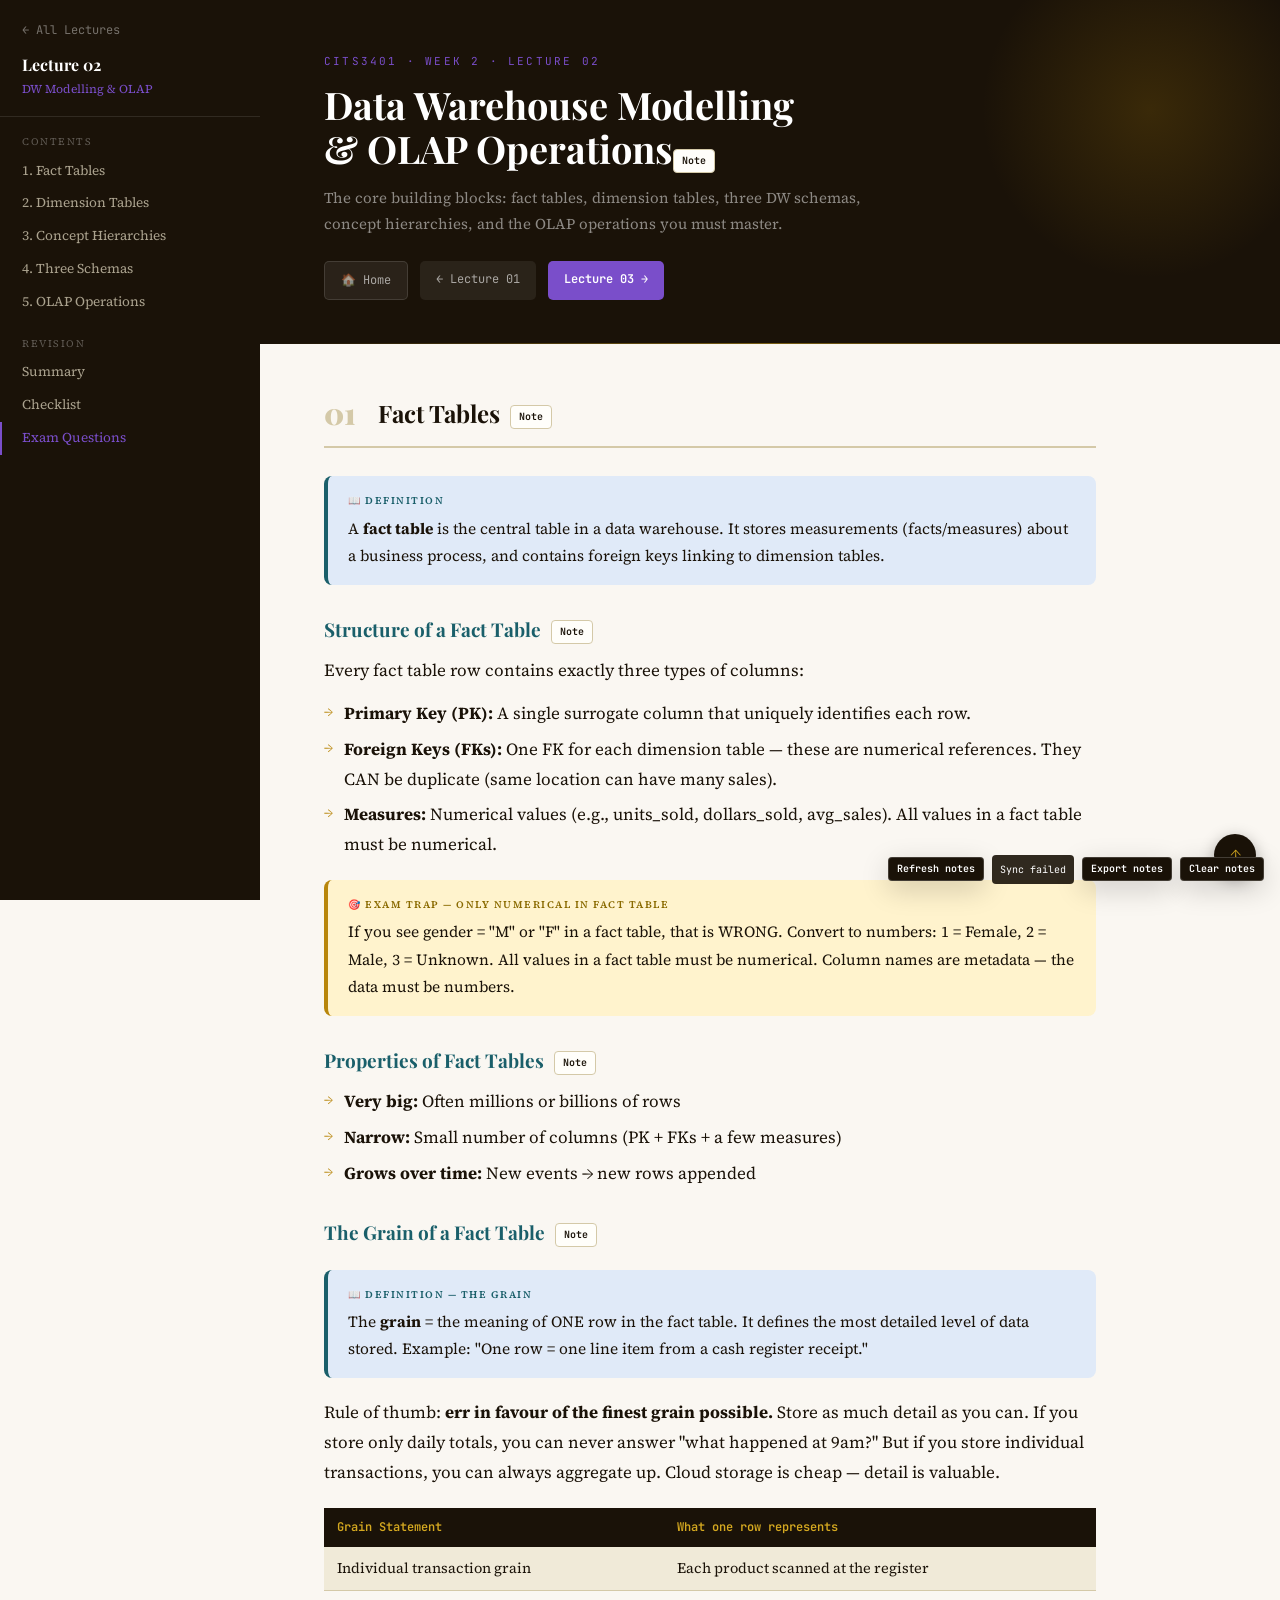
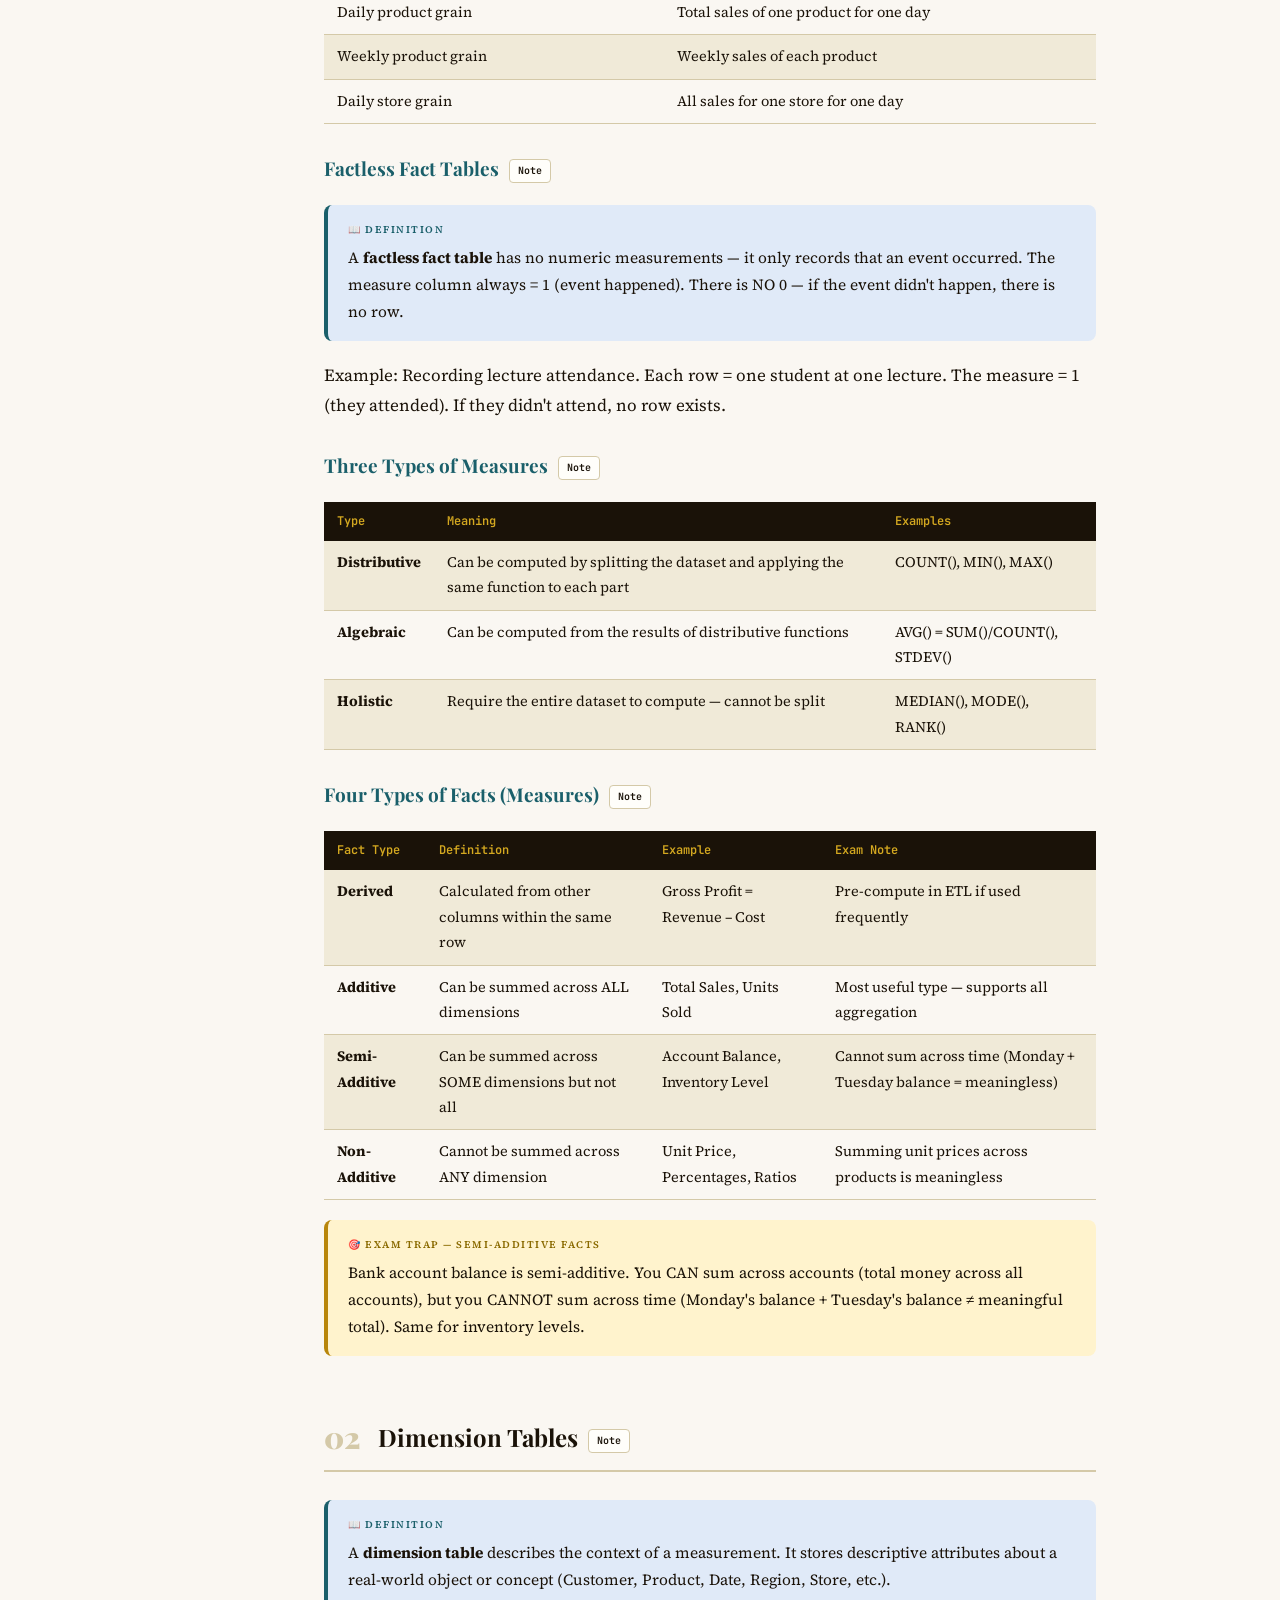
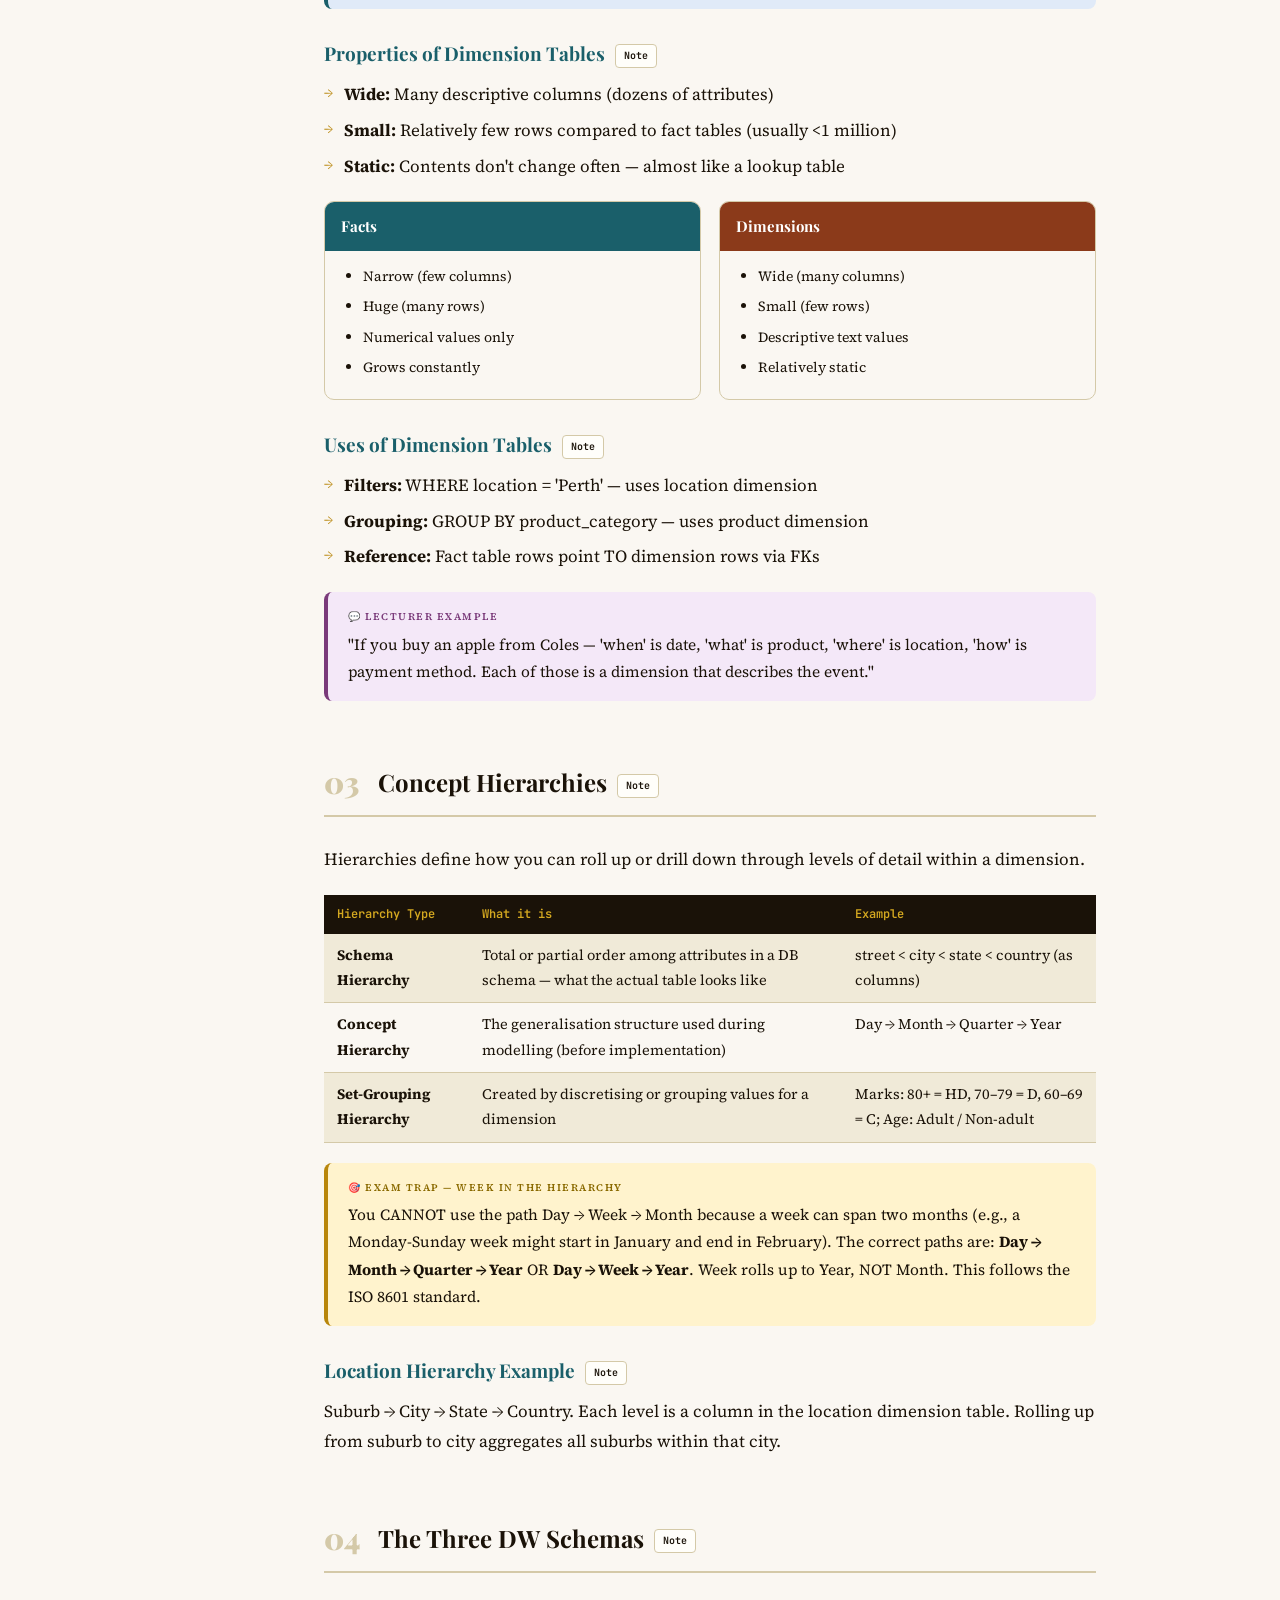
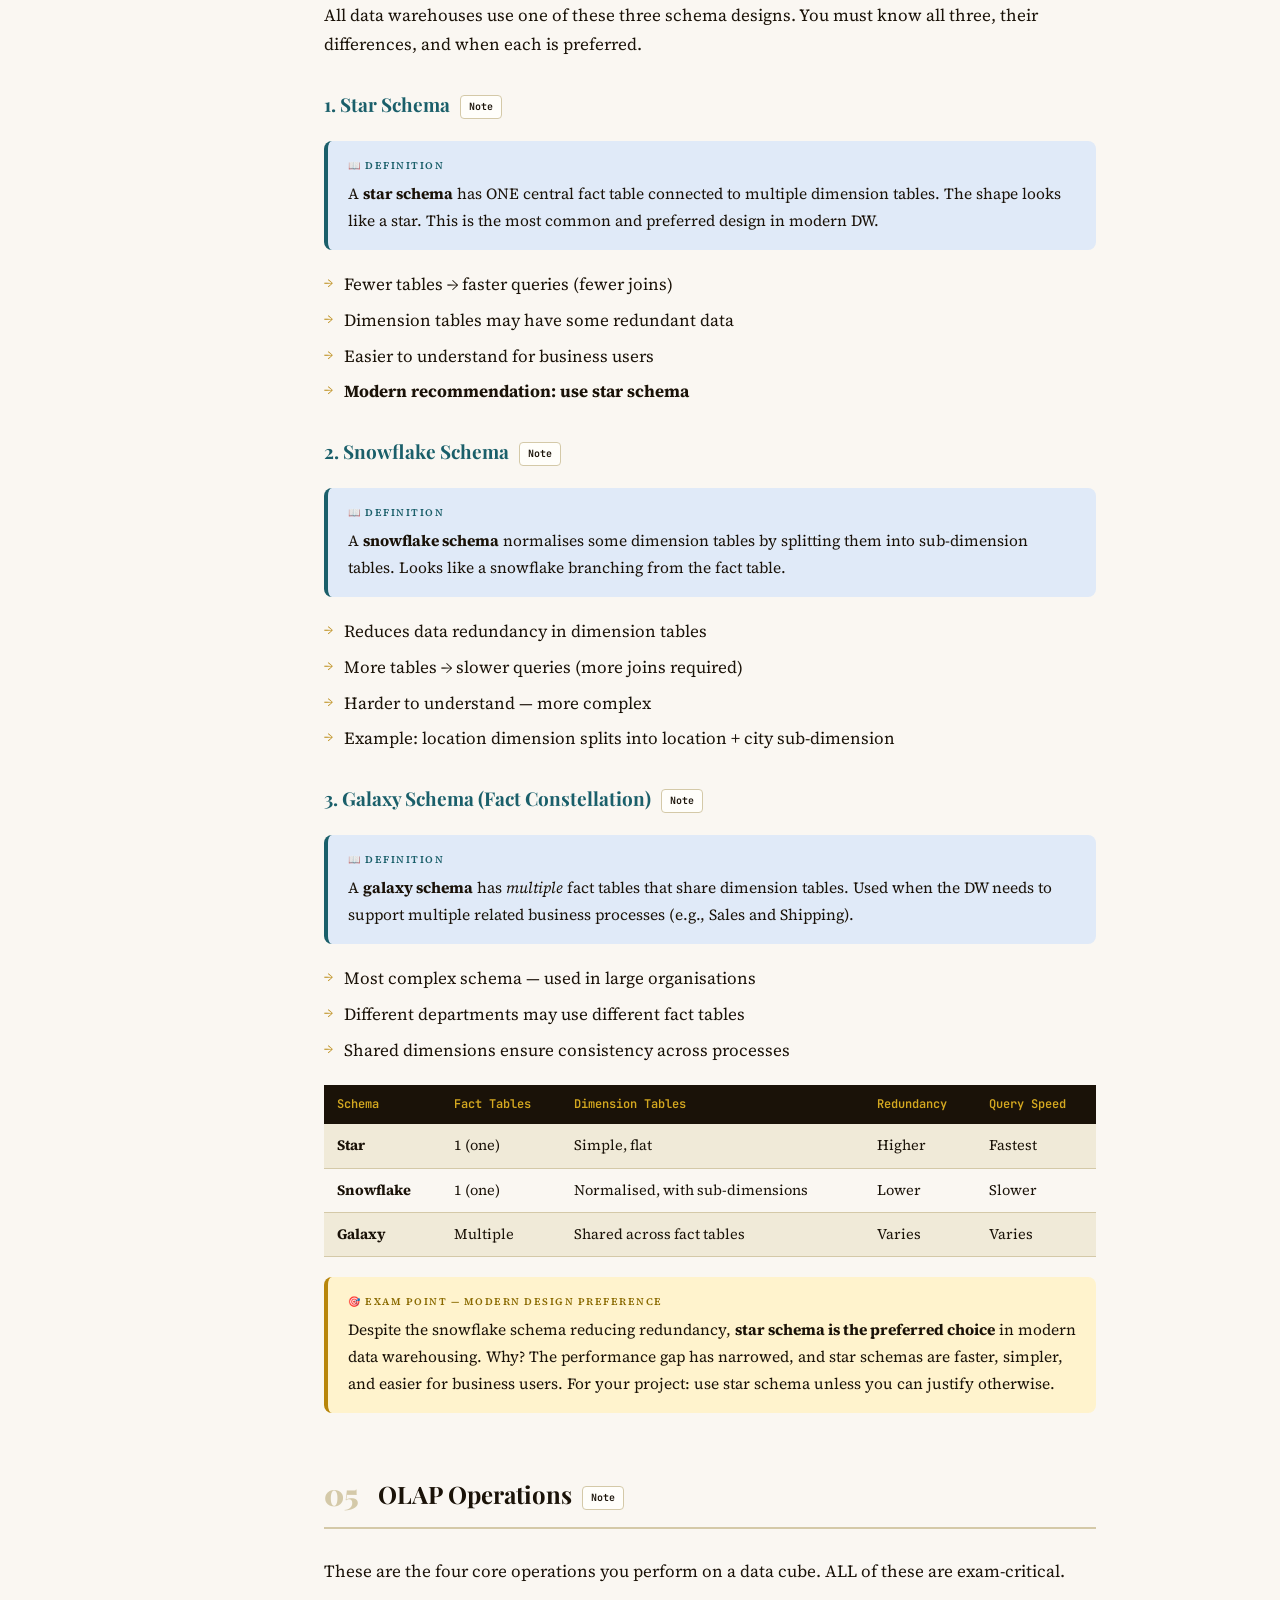
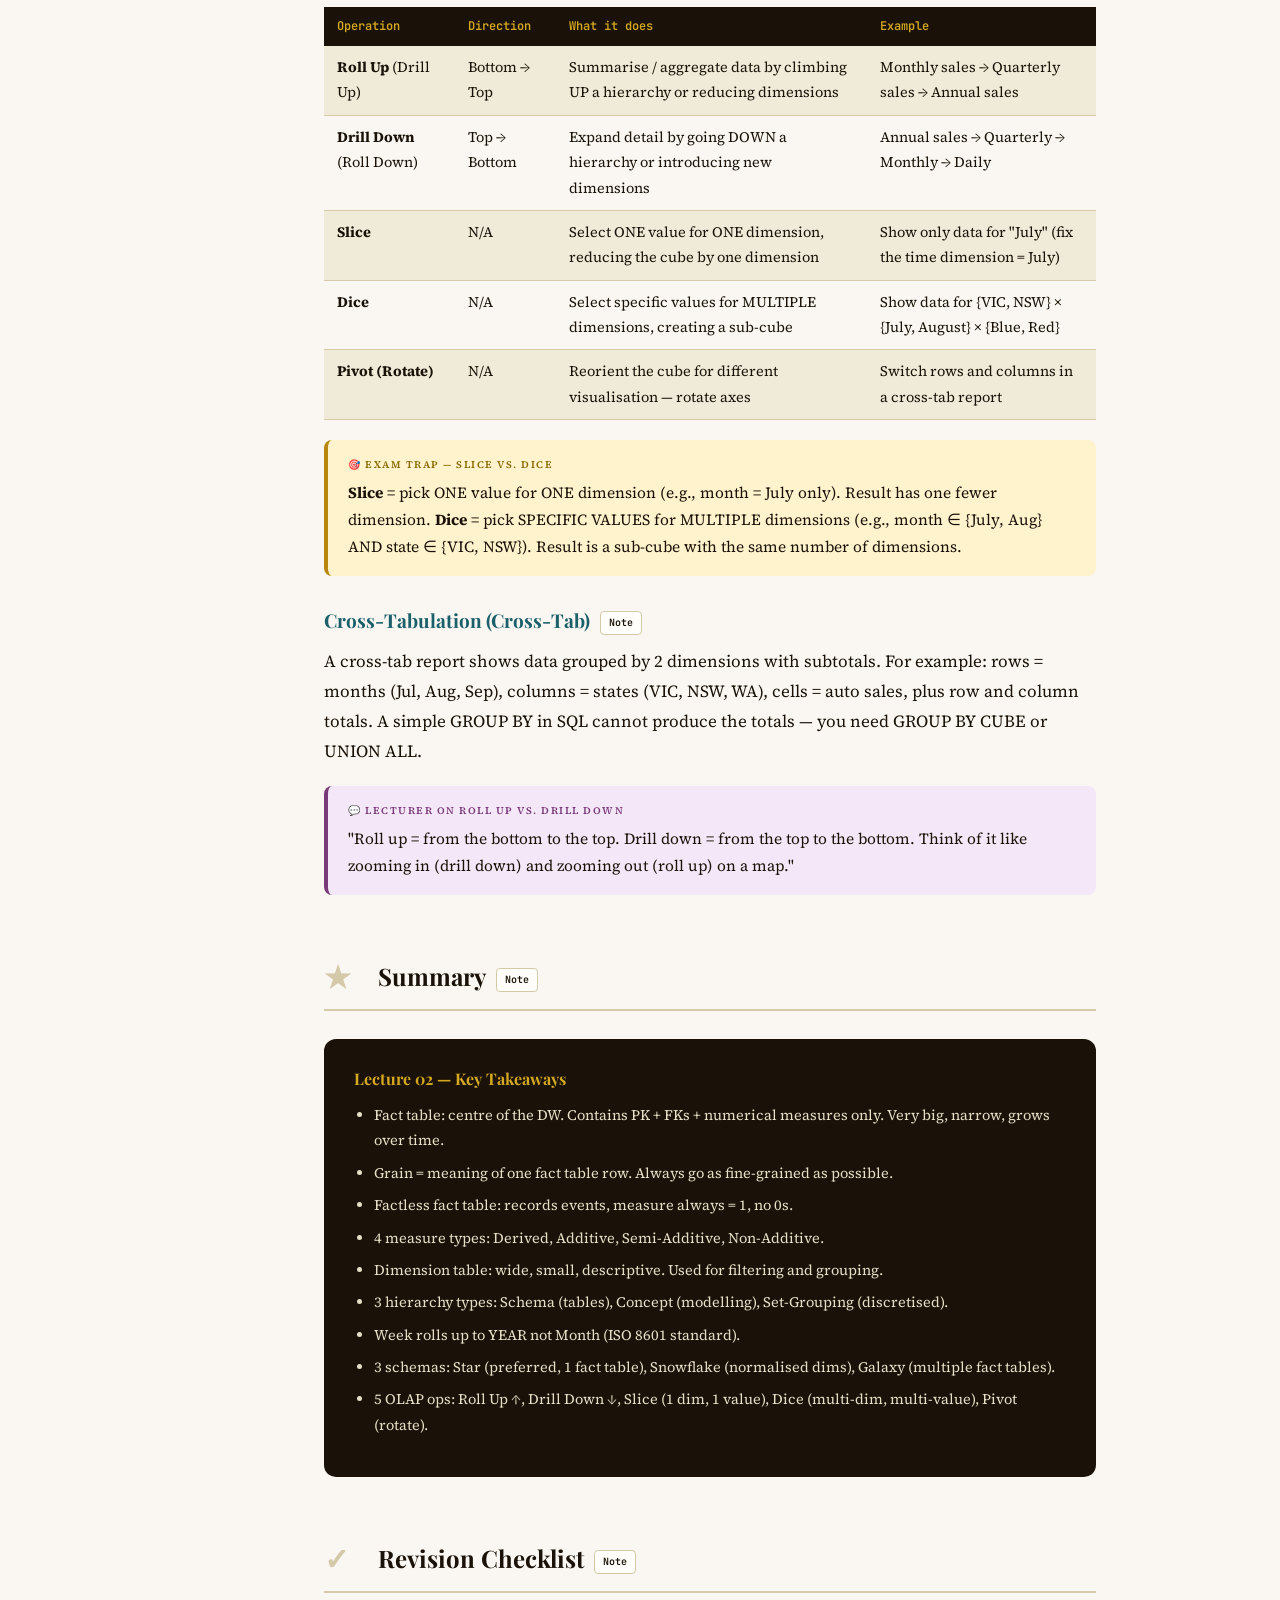
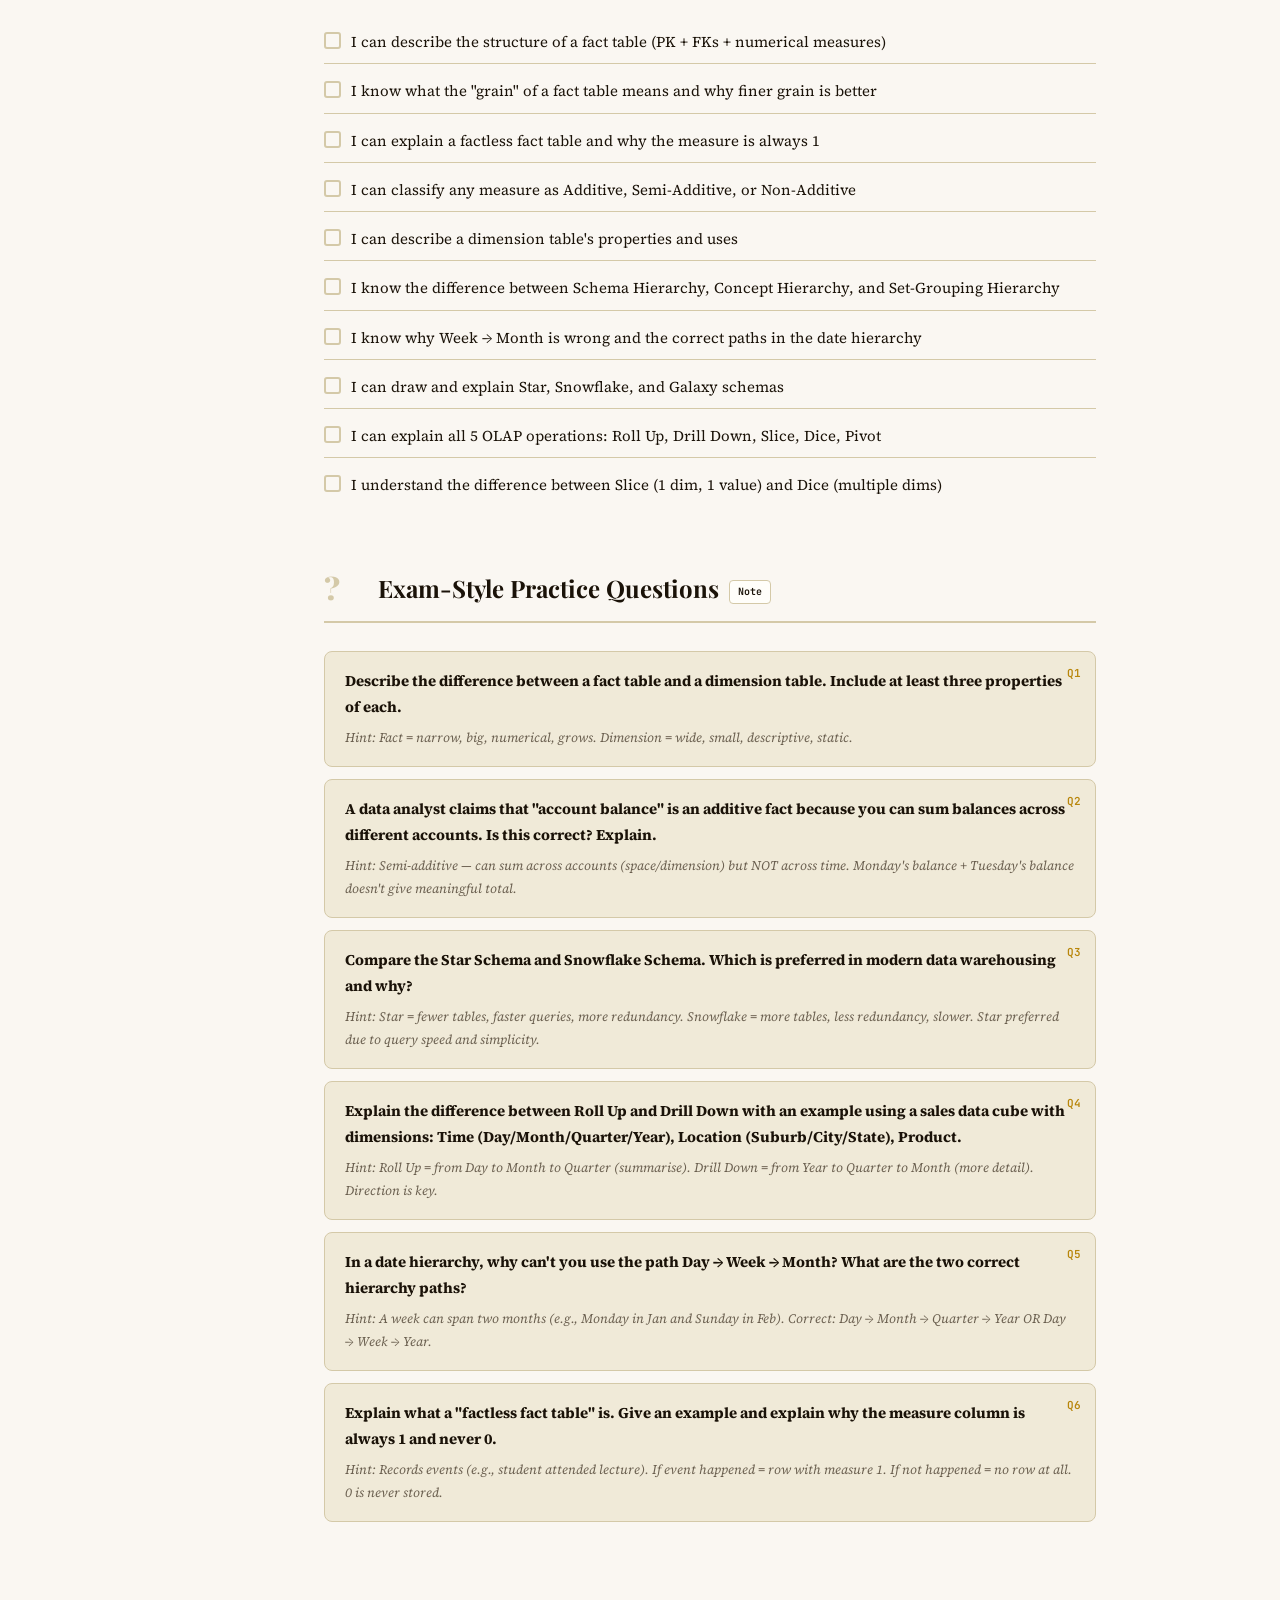
<file: lecture02.html>
<!DOCTYPE html>
<html lang="en">
<head>
<meta charset="UTF-8"><meta name="viewport" content="width=device-width, initial-scale=1.0">
<title>Lecture 02 – DW Modelling & OLAP | CITS3401</title>
<link href="https://fonts.googleapis.com/css2?family=Playfair+Display:wght@700;900&family=Source+Serif+4:ital,wght@0,300;0,400;0,600;1,400&family=JetBrains+Mono:wght@400;600&display=swap" rel="stylesheet">
<link rel="stylesheet" href="assets/css/styles.css">
<style>
  :root{--accent:#7a4eca}
  :root{--ink:#1a1208;--paper:#faf7f2;--cream:#f0ead8;--gold:#b8860b;--gold-light:#d4a820;--teal:#1a5f6a;--rust:#8b3a1a;--muted:#6b6050;--border:#d4c9a8;--sidebar-w:260px}
  *{box-sizing:border-box;margin:0;padding:0}
  body{font-family:'Source Serif 4',Georgia,serif;background:var(--paper);color:var(--ink);font-size:17px;line-height:1.75}
  .sidebar{position:fixed;top:0;left:0;width:var(--sidebar-w);height:100vh;background:var(--ink);color:#e8dfc8;overflow-y:auto;z-index:100;display:flex;flex-direction:column;padding:0 0 40px 0}
  .sidebar-brand{padding:20px 22px 16px;border-bottom:1px solid rgba(255,255,255,.1)}
  .sidebar-brand a{text-decoration:none;color:rgba(255,255,255,.4);font-size:12px;font-family:'JetBrains Mono',monospace;display:flex;align-items:center;gap:6px;margin-bottom:10px}
  .sidebar-brand a:hover{color:var(--gold-light)}
  .sidebar-brand strong{display:block;font-family:'Playfair Display',serif;font-size:16px;color:#fff}
  .sidebar-brand span{display:block;font-size:12px;color:var(--accent,var(--gold-light))}
  .nav-section{padding:16px 22px 4px;font-size:10px;letter-spacing:.15em;text-transform:uppercase;color:rgba(255,255,255,.3)}
  .nav-link{display:block;padding:7px 22px;color:rgba(232,223,200,.7);font-size:13.5px;text-decoration:none;line-height:1.4;transition:all .15s}
  .nav-link:hover{color:#fff;background:rgba(255,255,255,.06);padding-left:28px}
  .nav-link.active{color:var(--accent,var(--gold-light));border-left:2px solid var(--accent,var(--gold-light));padding-left:20px}
  .main{margin-left:var(--sidebar-w);min-height:100vh}
  .hero{background:var(--ink);color:#fff;padding:52px 64px 44px;position:relative;overflow:hidden}
  .hero::before{content:'';position:absolute;top:-60px;right:-40px;width:340px;height:340px;border-radius:50%;background:radial-gradient(circle,rgba(var(--glow,184,134,11),.2) 0%,transparent 70%)}
  .hero-eyebrow{font-size:11px;letter-spacing:.2em;text-transform:uppercase;color:var(--accent,var(--gold-light));margin-bottom:12px;font-family:'JetBrains Mono',monospace}
  .hero h1{font-family:'Playfair Display',serif;font-size:38px;line-height:1.15;margin-bottom:12px}
  .hero-sub{color:rgba(255,255,255,.5);font-size:15px;max-width:560px}
  .hero-nav{margin-top:24px;display:flex;gap:12px;flex-wrap:wrap}
  .hero-nav a{font-family:'JetBrains Mono',monospace;font-size:12px;padding:8px 16px;border-radius:5px;text-decoration:none;transition:all .15s}
  .hero-nav a.home{background:rgba(255,255,255,.07);color:rgba(255,255,255,.6);border:1px solid rgba(255,255,255,.12)}
  .hero-nav a.prev{background:rgba(255,255,255,.07);color:rgba(255,255,255,.6)}
  .hero-nav a.next{background:var(--accent,var(--gold));color:#fff;font-weight:600}
  .hero-nav a:hover{opacity:.85}
  .content{padding:48px 64px;max-width:900px}
  .section{margin-bottom:60px}
  .section-header{display:flex;align-items:center;gap:14px;margin-bottom:28px;padding-bottom:12px;border-bottom:2px solid var(--border)}
  .section-num{font-family:'Playfair Display',serif;font-size:30px;font-weight:900;color:var(--border);line-height:1;min-width:40px}
  .section-header h2{font-family:'Playfair Display',serif;font-size:24px;color:var(--ink)}
  h3{font-family:'Playfair Display',serif;font-size:19px;margin:28px 0 10px;color:var(--teal)}
  h4{font-size:16px;font-weight:600;margin:20px 0 8px}
  p{margin-bottom:13px}
  .callout{border-radius:8px;padding:16px 20px;margin:20px 0;border-left:4px solid}
  .callout.definition{background:#e0eaf8;border-color:var(--teal)}
  .callout.exam{background:#fff3cd;border-color:var(--gold)}
  .callout.warning{background:#fde8e0;border-color:var(--rust)}
  .callout.tip{background:#e0f0e8;border-color:#2a7a4a}
  .callout.lecturer{background:#f4e8f8;border-color:#7a3a7a}
  .callout-label{font-size:10px;letter-spacing:.15em;text-transform:uppercase;font-weight:600;margin-bottom:5px}
  .callout.definition .callout-label{color:var(--teal)}
  .callout.exam .callout-label{color:#8a6a00}
  .callout.warning .callout-label{color:var(--rust)}
  .callout.tip .callout-label{color:#2a7a4a}
  .callout.lecturer .callout-label{color:#7a3a7a}
  .callout p{margin:0;font-size:15.5px}
  .table-wrap{overflow-x:auto;margin:20px 0}
  table{width:100%;border-collapse:collapse;font-size:14.5px}
  th{background:var(--ink);color:var(--gold-light);padding:9px 13px;text-align:left;font-family:'JetBrains Mono',monospace;font-size:12px;font-weight:600}
  td{padding:9px 13px;border-bottom:1px solid var(--border);vertical-align:top}
  tr:nth-child(even) td{background:var(--cream)}
  ul,ol{padding-left:22px;margin-bottom:13px}
  li{margin-bottom:6px}
  ul.clean{list-style:none;padding-left:0}
  ul.clean li{padding-left:20px;position:relative}
  ul.clean li::before{content:'→';position:absolute;left:0;color:var(--gold);font-size:13px;top:2px}
  code{font-family:'JetBrains Mono',monospace;font-size:13px;background:var(--cream);border:1px solid var(--border);border-radius:4px;padding:2px 6px;color:var(--rust)}
  pre{background:#1a1208;color:#e8dfc8;border-radius:8px;padding:18px 22px;font-family:'JetBrains Mono',monospace;font-size:13px;line-height:1.6;overflow-x:auto;margin:16px 0}
  pre .kw{color:var(--gold-light)}
  pre .comment{color:#8a7a5a}
  .formula{background:var(--ink);color:var(--gold-light);border-radius:8px;padding:14px 20px;margin:16px 0;font-family:'JetBrains Mono',monospace;font-size:14px;text-align:center}
  .compare-grid{display:grid;grid-template-columns:1fr 1fr;gap:18px;margin:20px 0}
  .compare-card{border:1px solid var(--border);border-radius:10px;overflow:hidden}
  .compare-card-head{padding:11px 16px;font-family:'Playfair Display',serif;font-size:15px;font-weight:700}
  .compare-card-head.a{background:var(--teal);color:#fff}
  .compare-card-head.b{background:var(--rust);color:#fff}
  .compare-card-head.c{background:#5a3a8a;color:#fff}
  .compare-card-head.d{background:#3a6a3a;color:#fff}
  .compare-card-body{padding:13px 16px;font-size:14px}
  .compare-card-body ul{margin:0}
  .summary-box{background:var(--ink);color:#e8dfc8;border-radius:12px;padding:26px 30px;margin:28px 0}
  .summary-box h3{color:var(--gold-light);margin-top:0;font-size:16px}
  .summary-box ul{padding-left:20px}
  .summary-box li{margin-bottom:7px;font-size:14.5px}
  .quiz{counter-reset:quiz}
  .quiz-item{background:var(--cream);border:1px solid var(--border);border-radius:8px;padding:16px 20px;margin-bottom:12px;counter-increment:quiz;position:relative}
  .quiz-item::before{content:'Q' counter(quiz);font-family:'JetBrains Mono',monospace;font-size:11px;font-weight:600;color:var(--gold);position:absolute;top:12px;right:14px}
  .quiz-item p{margin:0;font-size:15px}
  .quiz-item .hint{font-size:13px;color:var(--muted);margin-top:7px;font-style:italic}
  .checklist{list-style:none;padding:0}
  .checklist li{display:flex;align-items:flex-start;gap:10px;padding:8px 0;border-bottom:1px solid var(--border);font-size:15px}
  .checklist li:last-child{border:none}
  .check-box{width:17px;height:17px;min-width:17px;border:2px solid var(--border);border-radius:3px;margin-top:3px}
  .divider{border:none;border-top:1px solid var(--border);margin:28px 0}
  .scroll-top{position:fixed;bottom:24px;right:24px;width:42px;height:42px;background:var(--ink);color:var(--gold-light);border:none;border-radius:50%;cursor:pointer;font-size:17px;display:flex;align-items:center;justify-content:center;box-shadow:0 4px 16px rgba(0,0,0,.3);text-decoration:none}
  @media(max-width:900px){.sidebar{display:none}.main{margin-left:0}.content,.hero{padding:28px}.compare-grid{grid-template-columns:1fr}}
</style>
</head>
<body>
<nav class="sidebar">
  <div class="sidebar-brand">
    <a href="index.html">← All Lectures</a>
    <strong>Lecture 02</strong><span>DW Modelling & OLAP</span>
  </div>
  <div class="nav-section">Contents</div>
  <a class="nav-link" href="#fact-tables">1. Fact Tables</a>
  <a class="nav-link" href="#dimension-tables">2. Dimension Tables</a>
  <a class="nav-link" href="#hierarchies">3. Concept Hierarchies</a>
  <a class="nav-link" href="#schemas">4. Three Schemas</a>
  <a class="nav-link" href="#olap-ops">5. OLAP Operations</a>
  <div class="nav-section">Revision</div>
  <a class="nav-link" href="#summary">Summary</a>
  <a class="nav-link" href="#checklist">Checklist</a>
  <a class="nav-link" href="#questions">Exam Questions</a>
</nav>
<div class="main">
  <div class="hero">
    <div class="hero-eyebrow">CITS3401 · Week 2 · Lecture 02</div>
    <h1>Data Warehouse Modelling<br>& OLAP Operations</h1>
    <p class="hero-sub">The core building blocks: fact tables, dimension tables, three DW schemas, concept hierarchies, and the OLAP operations you must master.</p>
    <div class="hero-nav">
      <a class="home" href="index.html">🏠 Home</a>
      <a class="prev" href="lecture01.html">← Lecture 01</a>
      <a class="next" href="lecture03.html">Lecture 03 →</a>
    </div>
  </div>
  <div class="content">

    <div class="section" id="fact-tables">
      <div class="section-header"><div class="section-num">01</div><h2>Fact Tables</h2></div>
      <div class="callout definition">
        <div class="callout-label">📖 Definition</div>
        <p>A <strong>fact table</strong> is the central table in a data warehouse. It stores measurements (facts/measures) about a business process, and contains foreign keys linking to dimension tables.</p>
      </div>
      <h3>Structure of a Fact Table</h3>
      <p>Every fact table row contains exactly three types of columns:</p>
      <ul class="clean">
        <li><strong>Primary Key (PK):</strong> A single surrogate column that uniquely identifies each row.</li>
        <li><strong>Foreign Keys (FKs):</strong> One FK for each dimension table — these are numerical references. They CAN be duplicate (same location can have many sales).</li>
        <li><strong>Measures:</strong> Numerical values (e.g., units_sold, dollars_sold, avg_sales). All values in a fact table must be numerical.</li>
      </ul>
      <div class="callout exam">
        <div class="callout-label">🎯 Exam Trap — Only Numerical in Fact Table</div>
        <p>If you see gender = "M" or "F" in a fact table, that is WRONG. Convert to numbers: 1 = Female, 2 = Male, 3 = Unknown. All values in a fact table must be numerical. Column names are metadata — the data must be numbers.</p>
      </div>
      <h3>Properties of Fact Tables</h3>
      <ul class="clean">
        <li><strong>Very big:</strong> Often millions or billions of rows</li>
        <li><strong>Narrow:</strong> Small number of columns (PK + FKs + a few measures)</li>
        <li><strong>Grows over time:</strong> New events → new rows appended</li>
      </ul>
      <h3>The Grain of a Fact Table</h3>
      <div class="callout definition">
        <div class="callout-label">📖 Definition — The Grain</div>
        <p>The <strong>grain</strong> = the meaning of ONE row in the fact table. It defines the most detailed level of data stored. Example: "One row = one line item from a cash register receipt."</p>
      </div>
      <p>Rule of thumb: <strong>err in favour of the finest grain possible.</strong> Store as much detail as you can. If you store only daily totals, you can never answer "what happened at 9am?" But if you store individual transactions, you can always aggregate up. Cloud storage is cheap — detail is valuable.</p>
      <div class="table-wrap"><table>
        <tr><th>Grain Statement</th><th>What one row represents</th></tr>
        <tr><td>Individual transaction grain</td><td>Each product scanned at the register</td></tr>
        <tr><td>Daily product grain</td><td>Total sales of one product for one day</td></tr>
        <tr><td>Weekly product grain</td><td>Weekly sales of each product</td></tr>
        <tr><td>Daily store grain</td><td>All sales for one store for one day</td></tr>
      </table></div>
      <h3>Factless Fact Tables</h3>
      <div class="callout definition">
        <div class="callout-label">📖 Definition</div>
        <p>A <strong>factless fact table</strong> has no numeric measurements — it only records that an event occurred. The measure column always = 1 (event happened). There is NO 0 — if the event didn't happen, there is no row.</p>
      </div>
      <p>Example: Recording lecture attendance. Each row = one student at one lecture. The measure = 1 (they attended). If they didn't attend, no row exists.</p>
      <h3>Three Types of Measures</h3>
      <div class="table-wrap"><table>
        <tr><th>Type</th><th>Meaning</th><th>Examples</th></tr>
        <tr><td><strong>Distributive</strong></td><td>Can be computed by splitting the dataset and applying the same function to each part</td><td>COUNT(), MIN(), MAX()</td></tr>
        <tr><td><strong>Algebraic</strong></td><td>Can be computed from the results of distributive functions</td><td>AVG() = SUM()/COUNT(), STDEV()</td></tr>
        <tr><td><strong>Holistic</strong></td><td>Require the entire dataset to compute — cannot be split</td><td>MEDIAN(), MODE(), RANK()</td></tr>
      </table></div>
      <h3>Four Types of Facts (Measures)</h3>
      <div class="table-wrap"><table>
        <tr><th>Fact Type</th><th>Definition</th><th>Example</th><th>Exam Note</th></tr>
        <tr><td><strong>Derived</strong></td><td>Calculated from other columns within the same row</td><td>Gross Profit = Revenue – Cost</td><td>Pre-compute in ETL if used frequently</td></tr>
        <tr><td><strong>Additive</strong></td><td>Can be summed across ALL dimensions</td><td>Total Sales, Units Sold</td><td>Most useful type — supports all aggregation</td></tr>
        <tr><td><strong>Semi-Additive</strong></td><td>Can be summed across SOME dimensions but not all</td><td>Account Balance, Inventory Level</td><td>Cannot sum across time (Monday + Tuesday balance = meaningless)</td></tr>
        <tr><td><strong>Non-Additive</strong></td><td>Cannot be summed across ANY dimension</td><td>Unit Price, Percentages, Ratios</td><td>Summing unit prices across products is meaningless</td></tr>
      </table></div>
      <div class="callout exam">
        <div class="callout-label">🎯 Exam Trap — Semi-Additive Facts</div>
        <p>Bank account balance is semi-additive. You CAN sum across accounts (total money across all accounts), but you CANNOT sum across time (Monday's balance + Tuesday's balance ≠ meaningful total). Same for inventory levels.</p>
      </div>
    </div>

    <div class="section" id="dimension-tables">
      <div class="section-header"><div class="section-num">02</div><h2>Dimension Tables</h2></div>
      <div class="callout definition">
        <div class="callout-label">📖 Definition</div>
        <p>A <strong>dimension table</strong> describes the context of a measurement. It stores descriptive attributes about a real-world object or concept (Customer, Product, Date, Region, Store, etc.).</p>
      </div>
      <h3>Properties of Dimension Tables</h3>
      <ul class="clean">
        <li><strong>Wide:</strong> Many descriptive columns (dozens of attributes)</li>
        <li><strong>Small:</strong> Relatively few rows compared to fact tables (usually &lt;1 million)</li>
        <li><strong>Static:</strong> Contents don't change often — almost like a lookup table</li>
      </ul>
      <div class="compare-grid">
        <div class="compare-card"><div class="compare-card-head a">Facts</div><div class="compare-card-body"><ul><li>Narrow (few columns)</li><li>Huge (many rows)</li><li>Numerical values only</li><li>Grows constantly</li></ul></div></div>
        <div class="compare-card"><div class="compare-card-head b">Dimensions</div><div class="compare-card-body"><ul><li>Wide (many columns)</li><li>Small (few rows)</li><li>Descriptive text values</li><li>Relatively static</li></ul></div></div>
      </div>
      <h3>Uses of Dimension Tables</h3>
      <ul class="clean">
        <li><strong>Filters:</strong> WHERE location = 'Perth' — uses location dimension</li>
        <li><strong>Grouping:</strong> GROUP BY product_category — uses product dimension</li>
        <li><strong>Reference:</strong> Fact table rows point TO dimension rows via FKs</li>
      </ul>
      <div class="callout lecturer">
        <div class="callout-label">💬 Lecturer Example</div>
        <p>"If you buy an apple from Coles — 'when' is date, 'what' is product, 'where' is location, 'how' is payment method. Each of those is a dimension that describes the event."</p>
      </div>
    </div>

    <div class="section" id="hierarchies">
      <div class="section-header"><div class="section-num">03</div><h2>Concept Hierarchies</h2></div>
      <p>Hierarchies define how you can roll up or drill down through levels of detail within a dimension.</p>
      <div class="table-wrap"><table>
        <tr><th>Hierarchy Type</th><th>What it is</th><th>Example</th></tr>
        <tr><td><strong>Schema Hierarchy</strong></td><td>Total or partial order among attributes in a DB schema — what the actual table looks like</td><td>street &lt; city &lt; state &lt; country (as columns)</td></tr>
        <tr><td><strong>Concept Hierarchy</strong></td><td>The generalisation structure used during modelling (before implementation)</td><td>Day → Month → Quarter → Year</td></tr>
        <tr><td><strong>Set-Grouping Hierarchy</strong></td><td>Created by discretising or grouping values for a dimension</td><td>Marks: 80+ = HD, 70–79 = D, 60–69 = C; Age: Adult / Non-adult</td></tr>
      </table></div>
      <div class="callout exam">
        <div class="callout-label">🎯 Exam Trap — Week in the Hierarchy</div>
        <p>You CANNOT use the path Day → Week → Month because a week can span two months (e.g., a Monday-Sunday week might start in January and end in February). The correct paths are: <strong>Day → Month → Quarter → Year</strong> OR <strong>Day → Week → Year</strong>. Week rolls up to Year, NOT Month. This follows the ISO 8601 standard.</p>
      </div>
      <h3>Location Hierarchy Example</h3>
      <p>Suburb → City → State → Country. Each level is a column in the location dimension table. Rolling up from suburb to city aggregates all suburbs within that city.</p>
    </div>

    <div class="section" id="schemas">
      <div class="section-header"><div class="section-num">04</div><h2>The Three DW Schemas</h2></div>
      <p>All data warehouses use one of these three schema designs. You must know all three, their differences, and when each is preferred.</p>
      <h3>1. Star Schema</h3>
      <div class="callout definition">
        <div class="callout-label">📖 Definition</div>
        <p>A <strong>star schema</strong> has ONE central fact table connected to multiple dimension tables. The shape looks like a star. This is the most common and preferred design in modern DW.</p>
      </div>
      <ul class="clean">
        <li>Fewer tables → faster queries (fewer joins)</li>
        <li>Dimension tables may have some redundant data</li>
        <li>Easier to understand for business users</li>
        <li><strong>Modern recommendation: use star schema</strong></li>
      </ul>
      <h3>2. Snowflake Schema</h3>
      <div class="callout definition">
        <div class="callout-label">📖 Definition</div>
        <p>A <strong>snowflake schema</strong> normalises some dimension tables by splitting them into sub-dimension tables. Looks like a snowflake branching from the fact table.</p>
      </div>
      <ul class="clean">
        <li>Reduces data redundancy in dimension tables</li>
        <li>More tables → slower queries (more joins required)</li>
        <li>Harder to understand — more complex</li>
        <li>Example: location dimension splits into location + city sub-dimension</li>
      </ul>
      <h3>3. Galaxy Schema (Fact Constellation)</h3>
      <div class="callout definition">
        <div class="callout-label">📖 Definition</div>
        <p>A <strong>galaxy schema</strong> has <em>multiple</em> fact tables that share dimension tables. Used when the DW needs to support multiple related business processes (e.g., Sales and Shipping).</p>
      </div>
      <ul class="clean">
        <li>Most complex schema — used in large organisations</li>
        <li>Different departments may use different fact tables</li>
        <li>Shared dimensions ensure consistency across processes</li>
      </ul>
      <div class="table-wrap"><table>
        <tr><th>Schema</th><th>Fact Tables</th><th>Dimension Tables</th><th>Redundancy</th><th>Query Speed</th></tr>
        <tr><td><strong>Star</strong></td><td>1 (one)</td><td>Simple, flat</td><td>Higher</td><td>Fastest</td></tr>
        <tr><td><strong>Snowflake</strong></td><td>1 (one)</td><td>Normalised, with sub-dimensions</td><td>Lower</td><td>Slower</td></tr>
        <tr><td><strong>Galaxy</strong></td><td>Multiple</td><td>Shared across fact tables</td><td>Varies</td><td>Varies</td></tr>
      </table></div>
      <div class="callout exam">
        <div class="callout-label">🎯 Exam Point — Modern Design Preference</div>
        <p>Despite the snowflake schema reducing redundancy, <strong>star schema is the preferred choice</strong> in modern data warehousing. Why? The performance gap has narrowed, and star schemas are faster, simpler, and easier for business users. For your project: use star schema unless you can justify otherwise.</p>
      </div>
    </div>

    <div class="section" id="olap-ops">
      <div class="section-header"><div class="section-num">05</div><h2>OLAP Operations</h2></div>
      <p>These are the four core operations you perform on a data cube. ALL of these are exam-critical.</p>
      <div class="table-wrap"><table>
        <tr><th>Operation</th><th>Direction</th><th>What it does</th><th>Example</th></tr>
        <tr><td><strong>Roll Up</strong> (Drill Up)</td><td>Bottom → Top</td><td>Summarise / aggregate data by climbing UP a hierarchy or reducing dimensions</td><td>Monthly sales → Quarterly sales → Annual sales</td></tr>
        <tr><td><strong>Drill Down</strong> (Roll Down)</td><td>Top → Bottom</td><td>Expand detail by going DOWN a hierarchy or introducing new dimensions</td><td>Annual sales → Quarterly → Monthly → Daily</td></tr>
        <tr><td><strong>Slice</strong></td><td>N/A</td><td>Select ONE value for ONE dimension, reducing the cube by one dimension</td><td>Show only data for "July" (fix the time dimension = July)</td></tr>
        <tr><td><strong>Dice</strong></td><td>N/A</td><td>Select specific values for MULTIPLE dimensions, creating a sub-cube</td><td>Show data for {VIC, NSW} × {July, August} × {Blue, Red}</td></tr>
        <tr><td><strong>Pivot (Rotate)</strong></td><td>N/A</td><td>Reorient the cube for different visualisation — rotate axes</td><td>Switch rows and columns in a cross-tab report</td></tr>
      </table></div>
      <div class="callout exam">
        <div class="callout-label">🎯 Exam Trap — Slice vs. Dice</div>
        <p><strong>Slice</strong> = pick ONE value for ONE dimension (e.g., month = July only). Result has one fewer dimension. <strong>Dice</strong> = pick SPECIFIC VALUES for MULTIPLE dimensions (e.g., month ∈ {July, Aug} AND state ∈ {VIC, NSW}). Result is a sub-cube with the same number of dimensions.</p>
      </div>
      <h3>Cross-Tabulation (Cross-Tab)</h3>
      <p>A cross-tab report shows data grouped by 2 dimensions with subtotals. For example: rows = months (Jul, Aug, Sep), columns = states (VIC, NSW, WA), cells = auto sales, plus row and column totals. A simple GROUP BY in SQL cannot produce the totals — you need GROUP BY CUBE or UNION ALL.</p>
      <div class="callout lecturer">
        <div class="callout-label">💬 Lecturer on Roll Up vs. Drill Down</div>
        <p>"Roll up = from the bottom to the top. Drill down = from the top to the bottom. Think of it like zooming in (drill down) and zooming out (roll up) on a map."</p>
      </div>
    </div>

    <div class="section" id="summary">
      <div class="section-header"><div class="section-num">★</div><h2>Summary</h2></div>
      <div class="summary-box">
        <h3>Lecture 02 — Key Takeaways</h3>
        <ul>
          <li>Fact table: centre of the DW. Contains PK + FKs + numerical measures only. Very big, narrow, grows over time.</li>
          <li>Grain = meaning of one fact table row. Always go as fine-grained as possible.</li>
          <li>Factless fact table: records events, measure always = 1, no 0s.</li>
          <li>4 measure types: Derived, Additive, Semi-Additive, Non-Additive.</li>
          <li>Dimension table: wide, small, descriptive. Used for filtering and grouping.</li>
          <li>3 hierarchy types: Schema (tables), Concept (modelling), Set-Grouping (discretised).</li>
          <li>Week rolls up to YEAR not Month (ISO 8601 standard).</li>
          <li>3 schemas: Star (preferred, 1 fact table), Snowflake (normalised dims), Galaxy (multiple fact tables).</li>
          <li>5 OLAP ops: Roll Up ↑, Drill Down ↓, Slice (1 dim, 1 value), Dice (multi-dim, multi-value), Pivot (rotate).</li>
        </ul>
      </div>
    </div>

    <div class="section" id="checklist">
      <div class="section-header"><div class="section-num">✓</div><h2>Revision Checklist</h2></div>
      <ul class="checklist">
        <li><div class="check-box"></div>I can describe the structure of a fact table (PK + FKs + numerical measures)</li>
        <li><div class="check-box"></div>I know what the "grain" of a fact table means and why finer grain is better</li>
        <li><div class="check-box"></div>I can explain a factless fact table and why the measure is always 1</li>
        <li><div class="check-box"></div>I can classify any measure as Additive, Semi-Additive, or Non-Additive</li>
        <li><div class="check-box"></div>I can describe a dimension table's properties and uses</li>
        <li><div class="check-box"></div>I know the difference between Schema Hierarchy, Concept Hierarchy, and Set-Grouping Hierarchy</li>
        <li><div class="check-box"></div>I know why Week → Month is wrong and the correct paths in the date hierarchy</li>
        <li><div class="check-box"></div>I can draw and explain Star, Snowflake, and Galaxy schemas</li>
        <li><div class="check-box"></div>I can explain all 5 OLAP operations: Roll Up, Drill Down, Slice, Dice, Pivot</li>
        <li><div class="check-box"></div>I understand the difference between Slice (1 dim, 1 value) and Dice (multiple dims)</li>
      </ul>
    </div>

    <div class="section" id="questions">
      <div class="section-header"><div class="section-num">?</div><h2>Exam-Style Practice Questions</h2></div>
      <div class="quiz">
        <div class="quiz-item"><p><strong>Describe the difference between a fact table and a dimension table. Include at least three properties of each.</strong></p><p class="hint">Hint: Fact = narrow, big, numerical, grows. Dimension = wide, small, descriptive, static.</p></div>
        <div class="quiz-item"><p><strong>A data analyst claims that "account balance" is an additive fact because you can sum balances across different accounts. Is this correct? Explain.</strong></p><p class="hint">Hint: Semi-additive — can sum across accounts (space/dimension) but NOT across time. Monday's balance + Tuesday's balance doesn't give meaningful total.</p></div>
        <div class="quiz-item"><p><strong>Compare the Star Schema and Snowflake Schema. Which is preferred in modern data warehousing and why?</strong></p><p class="hint">Hint: Star = fewer tables, faster queries, more redundancy. Snowflake = more tables, less redundancy, slower. Star preferred due to query speed and simplicity.</p></div>
        <div class="quiz-item"><p><strong>Explain the difference between Roll Up and Drill Down with an example using a sales data cube with dimensions: Time (Day/Month/Quarter/Year), Location (Suburb/City/State), Product.</strong></p><p class="hint">Hint: Roll Up = from Day to Month to Quarter (summarise). Drill Down = from Year to Quarter to Month (more detail). Direction is key.</p></div>
        <div class="quiz-item"><p><strong>In a date hierarchy, why can't you use the path Day → Week → Month? What are the two correct hierarchy paths?</strong></p><p class="hint">Hint: A week can span two months (e.g., Monday in Jan and Sunday in Feb). Correct: Day → Month → Quarter → Year  OR  Day → Week → Year.</p></div>
        <div class="quiz-item"><p><strong>Explain what a "factless fact table" is. Give an example and explain why the measure column is always 1 and never 0.</strong></p><p class="hint">Hint: Records events (e.g., student attended lecture). If event happened = row with measure 1. If not happened = no row at all. 0 is never stored.</p></div>
      </div>
    </div>

  </div>
</div>
<a class="scroll-top" href="#">↑</a>
<script src="assets/js/supabase-config.js"></script>
<script src="assets/js/notes.js"></script>
</body>
</html>
</file>
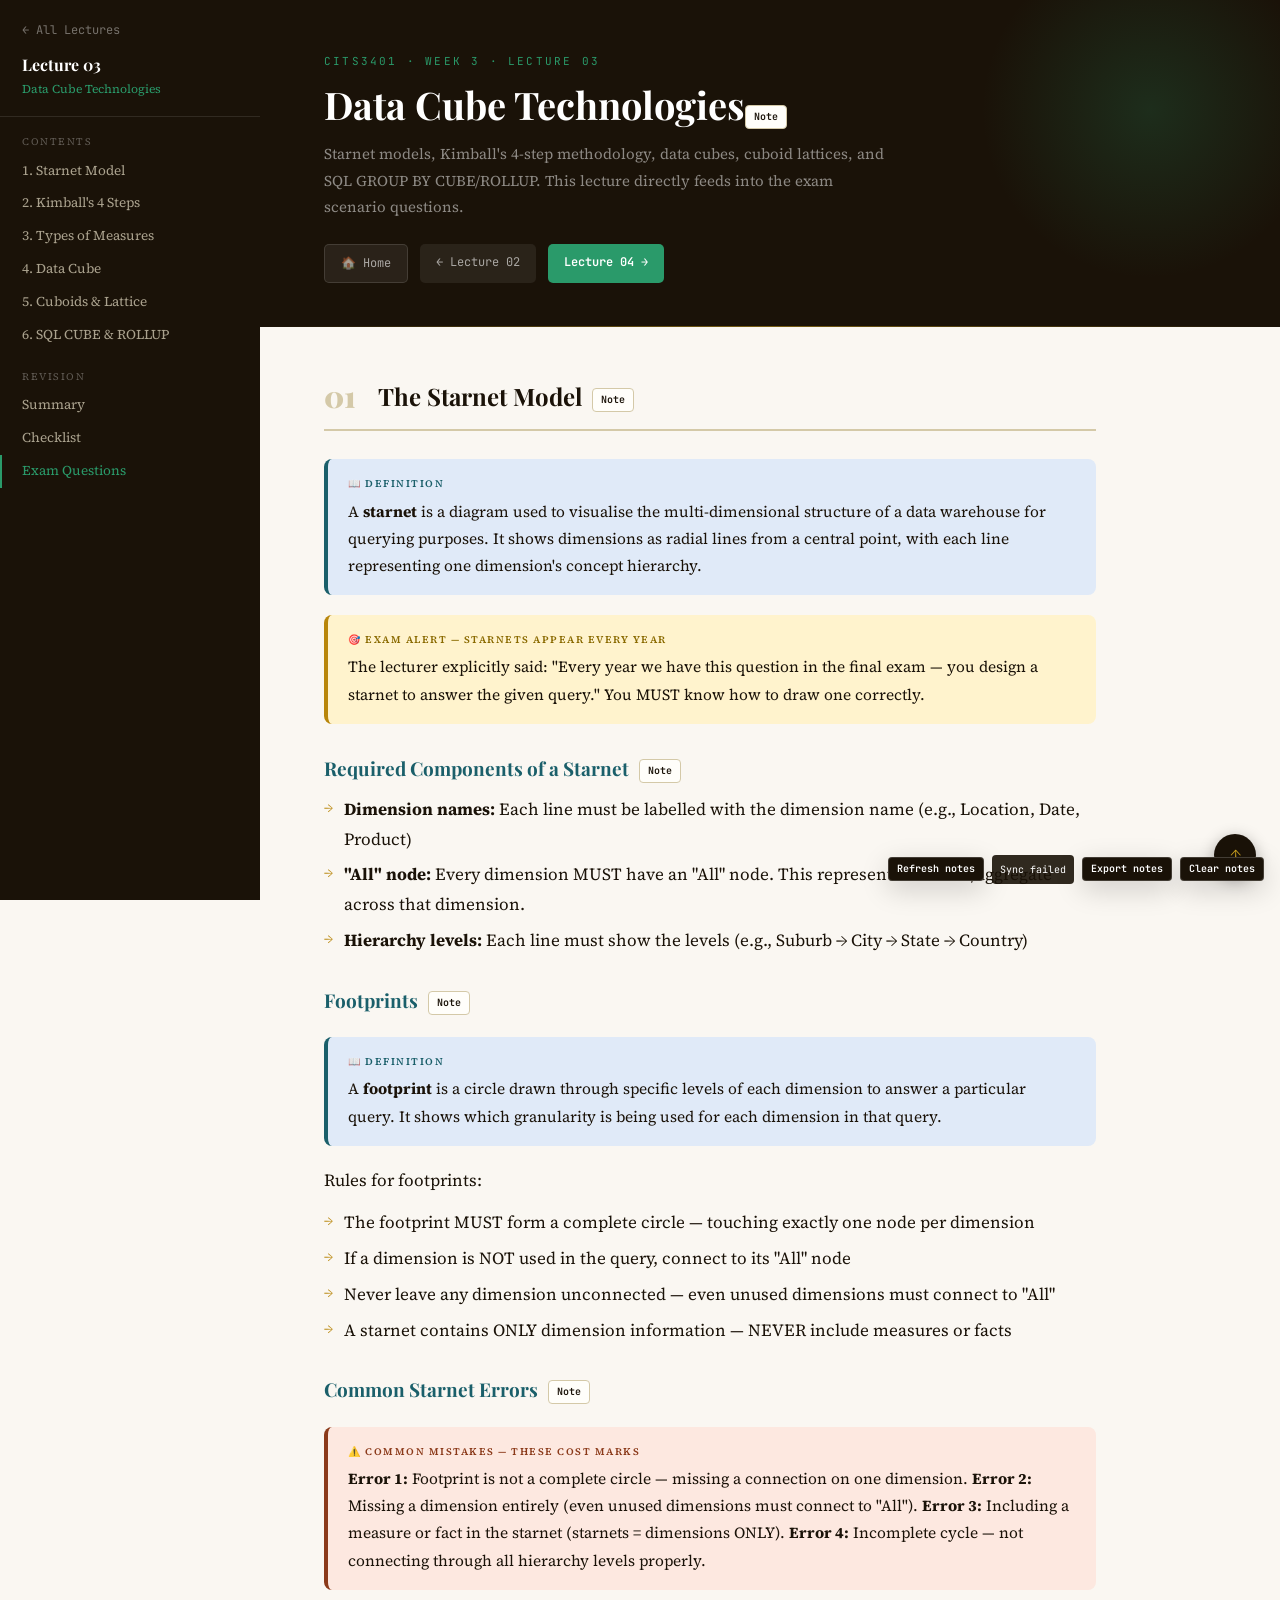
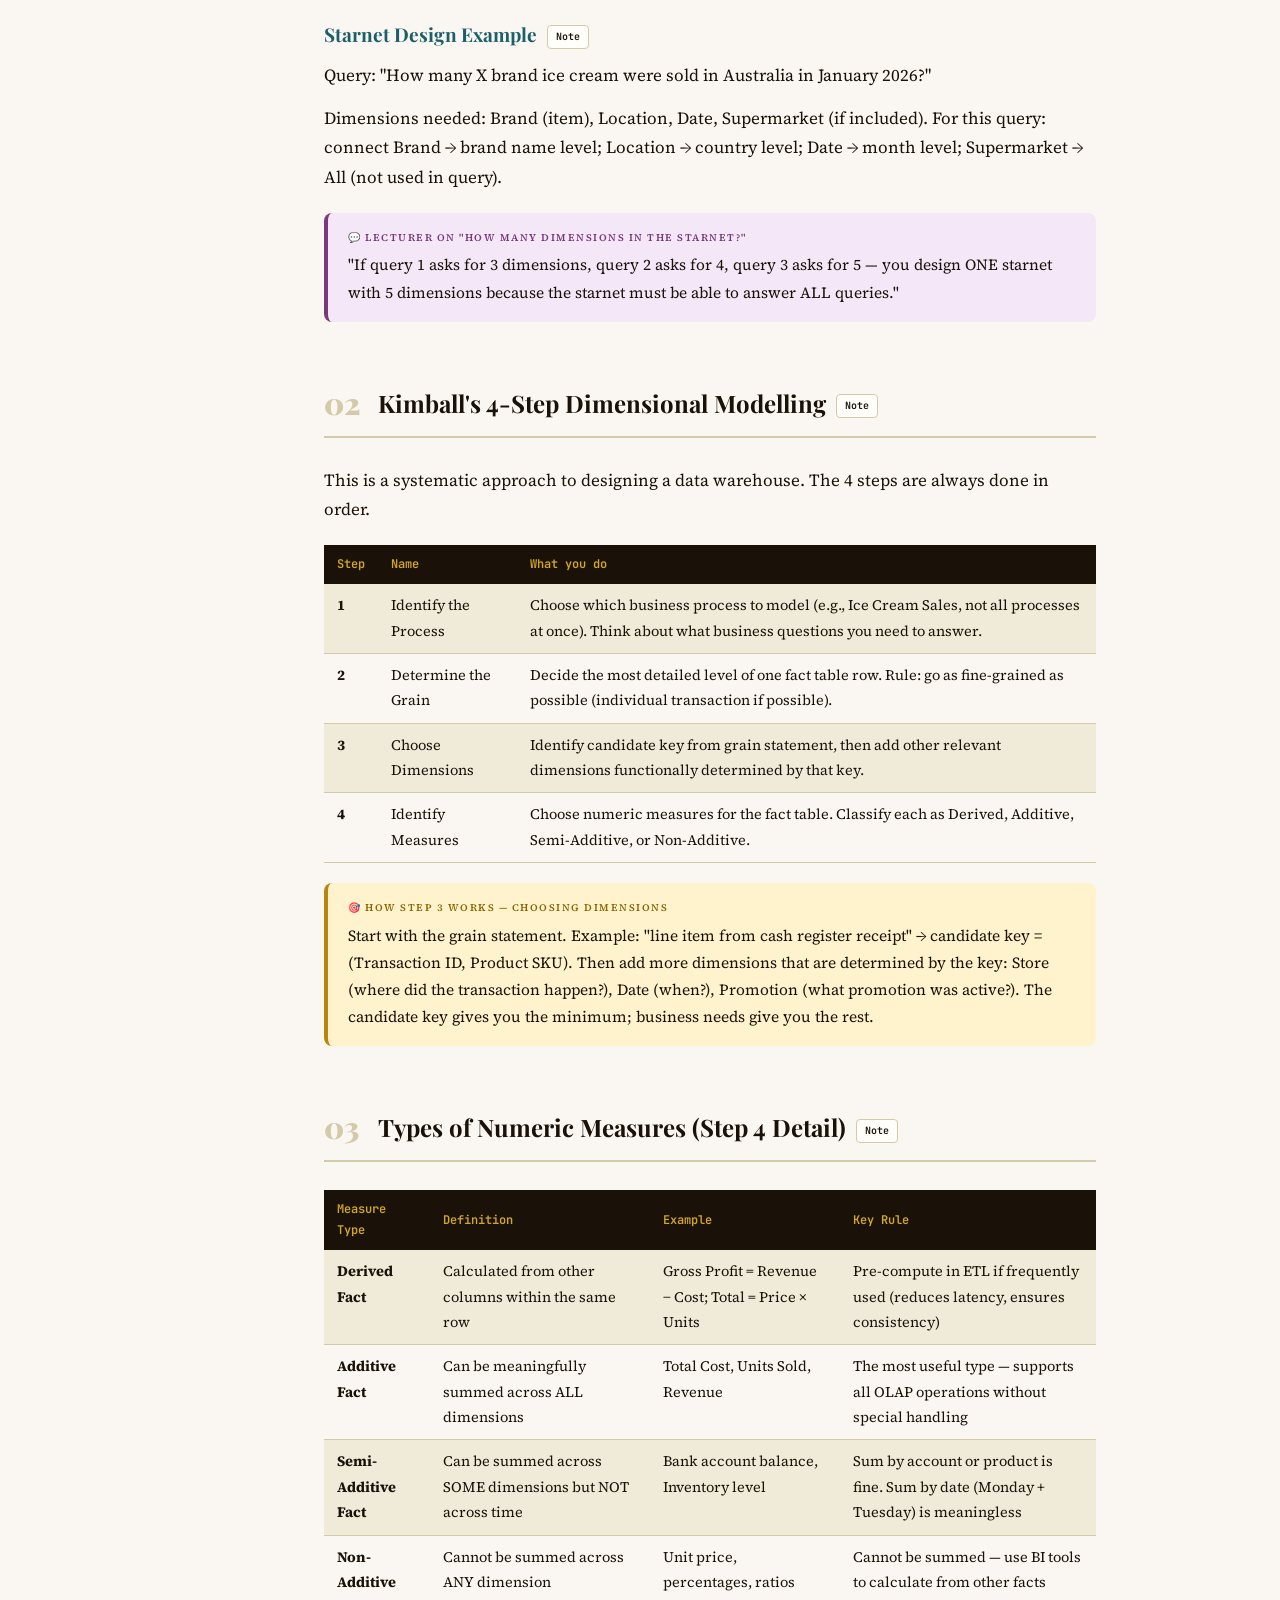
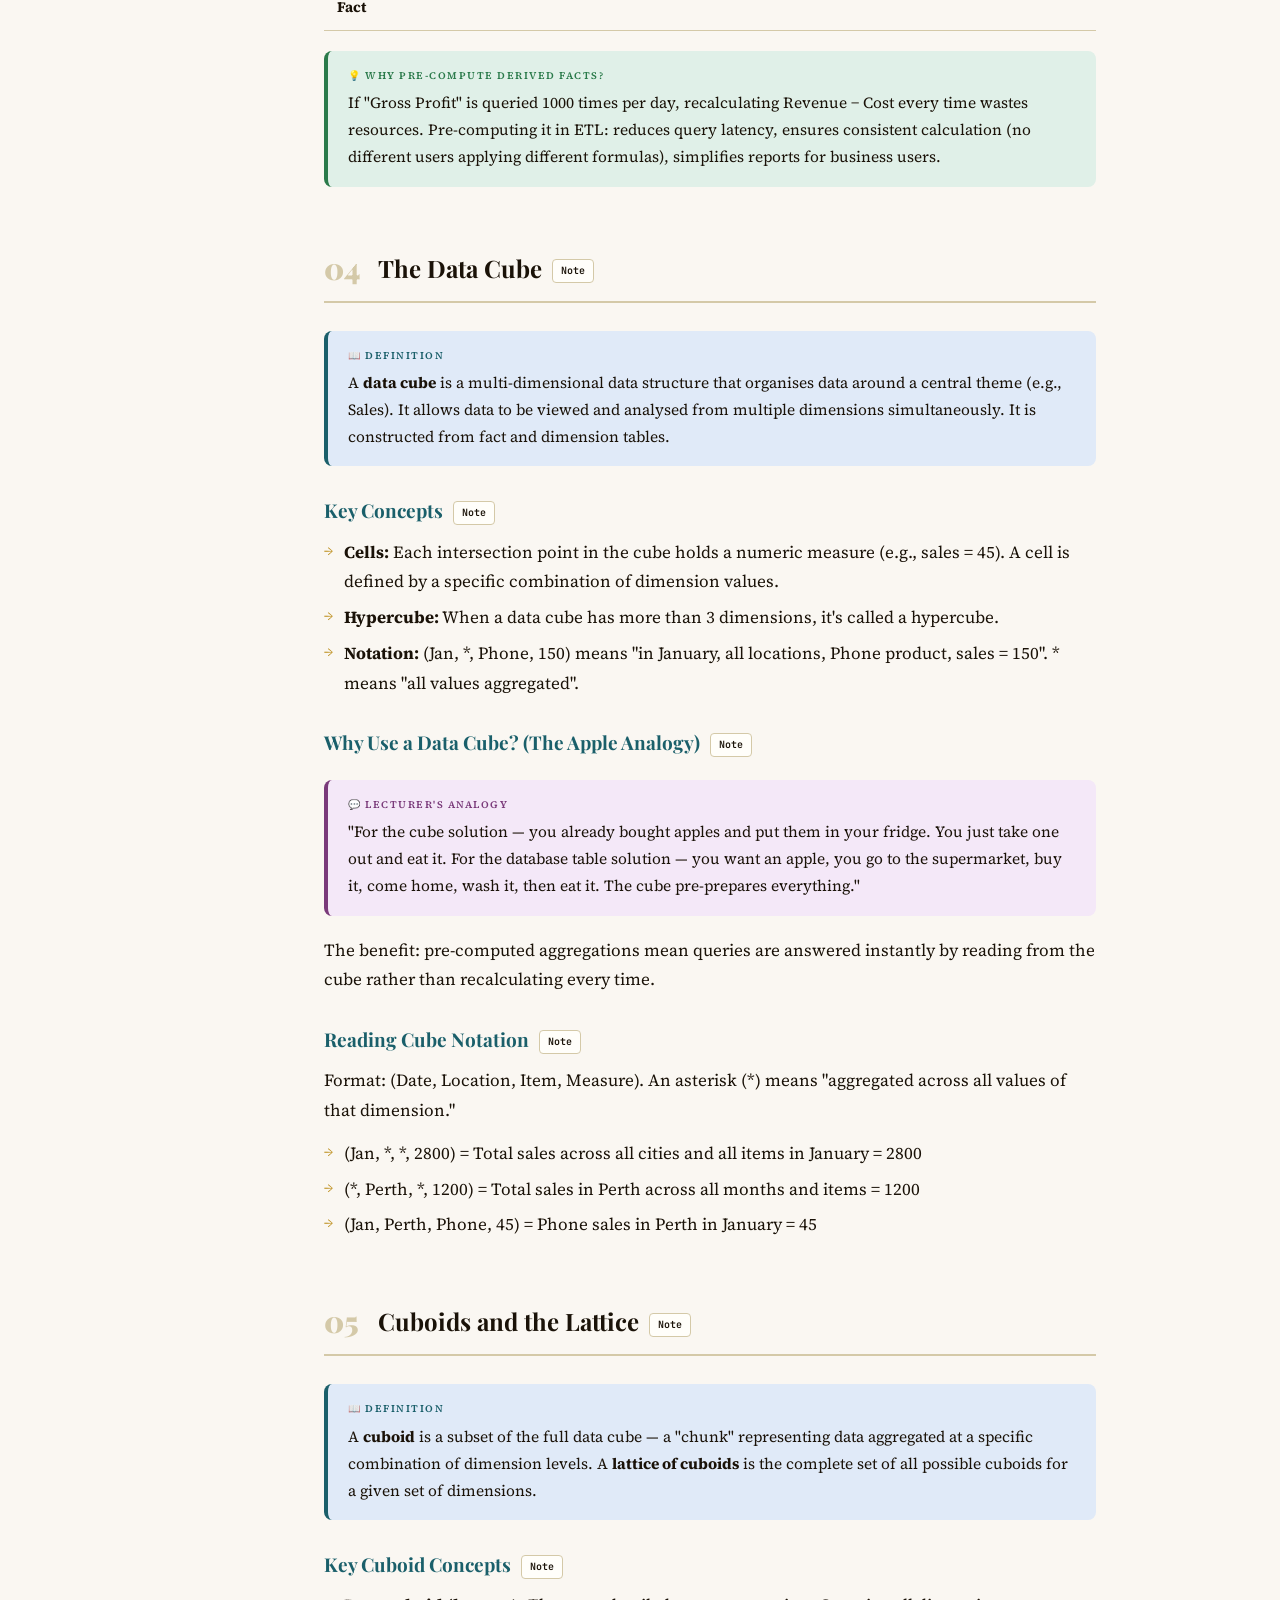
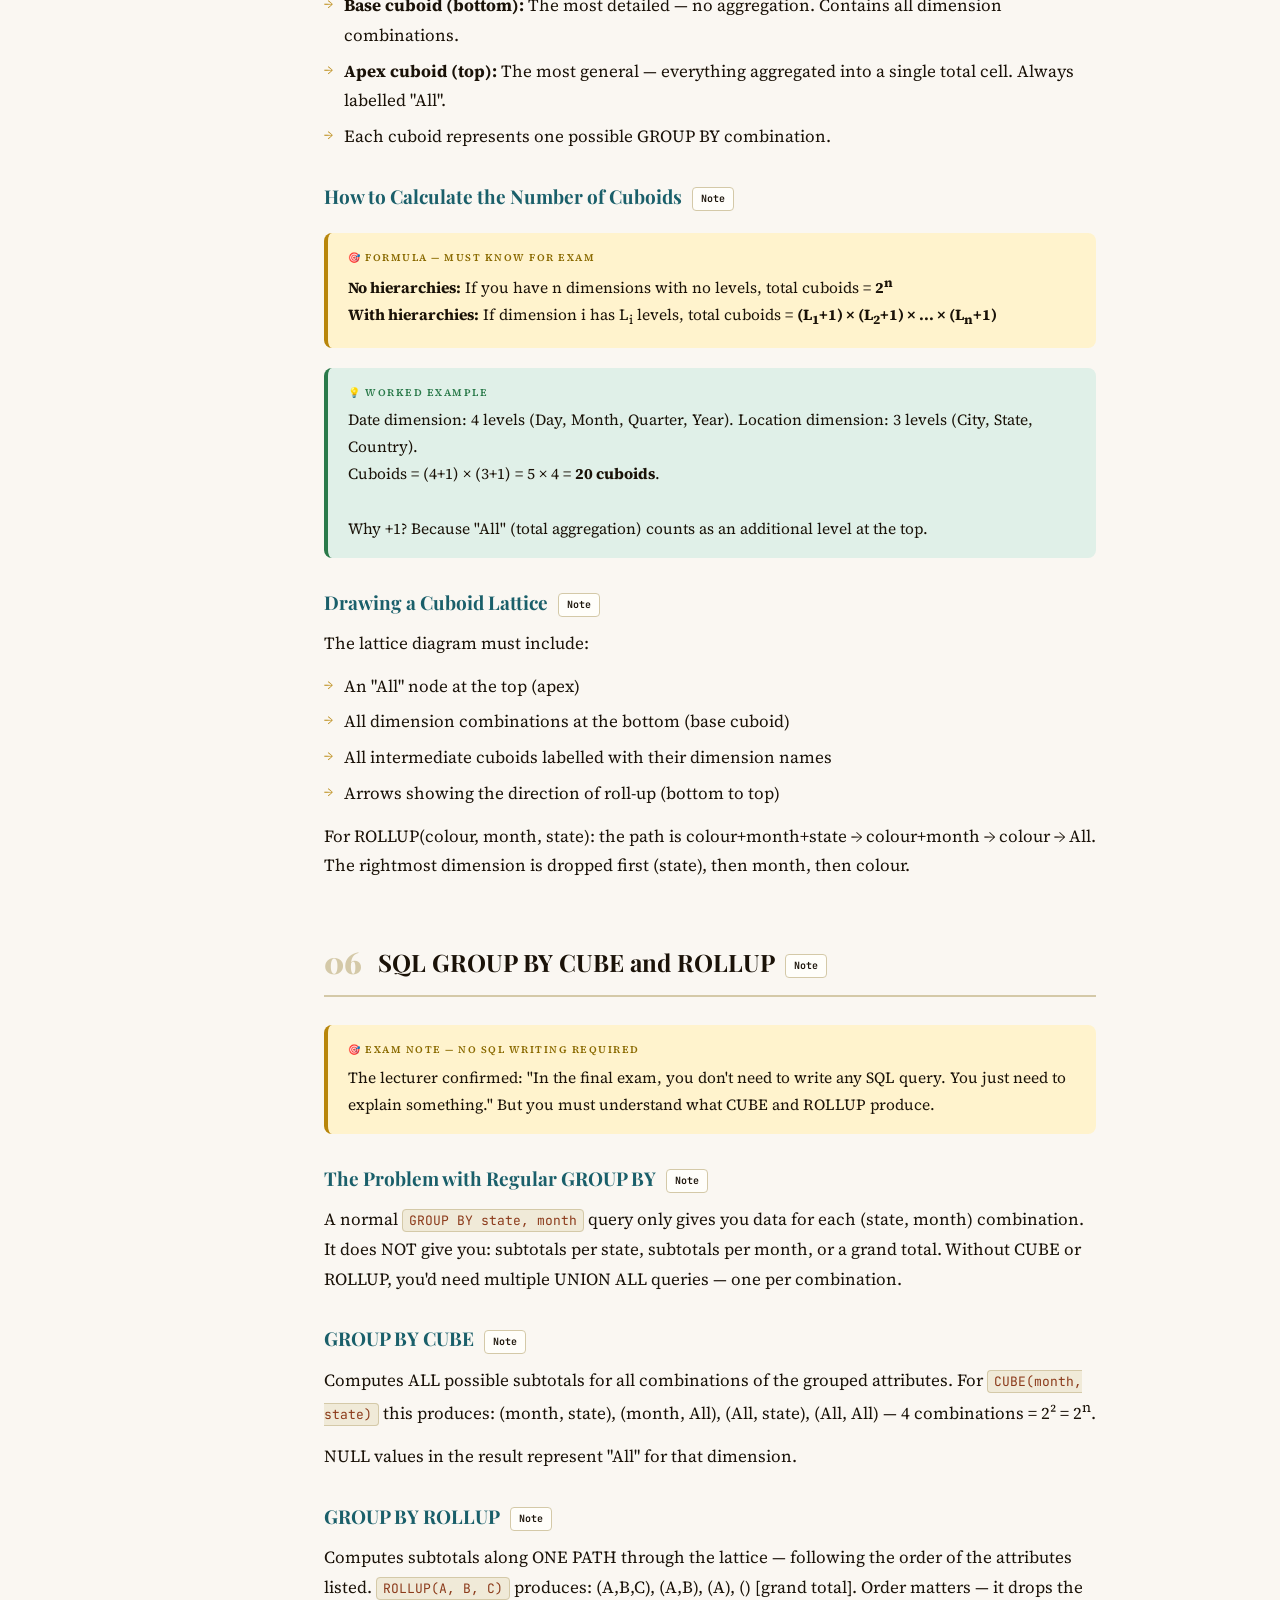
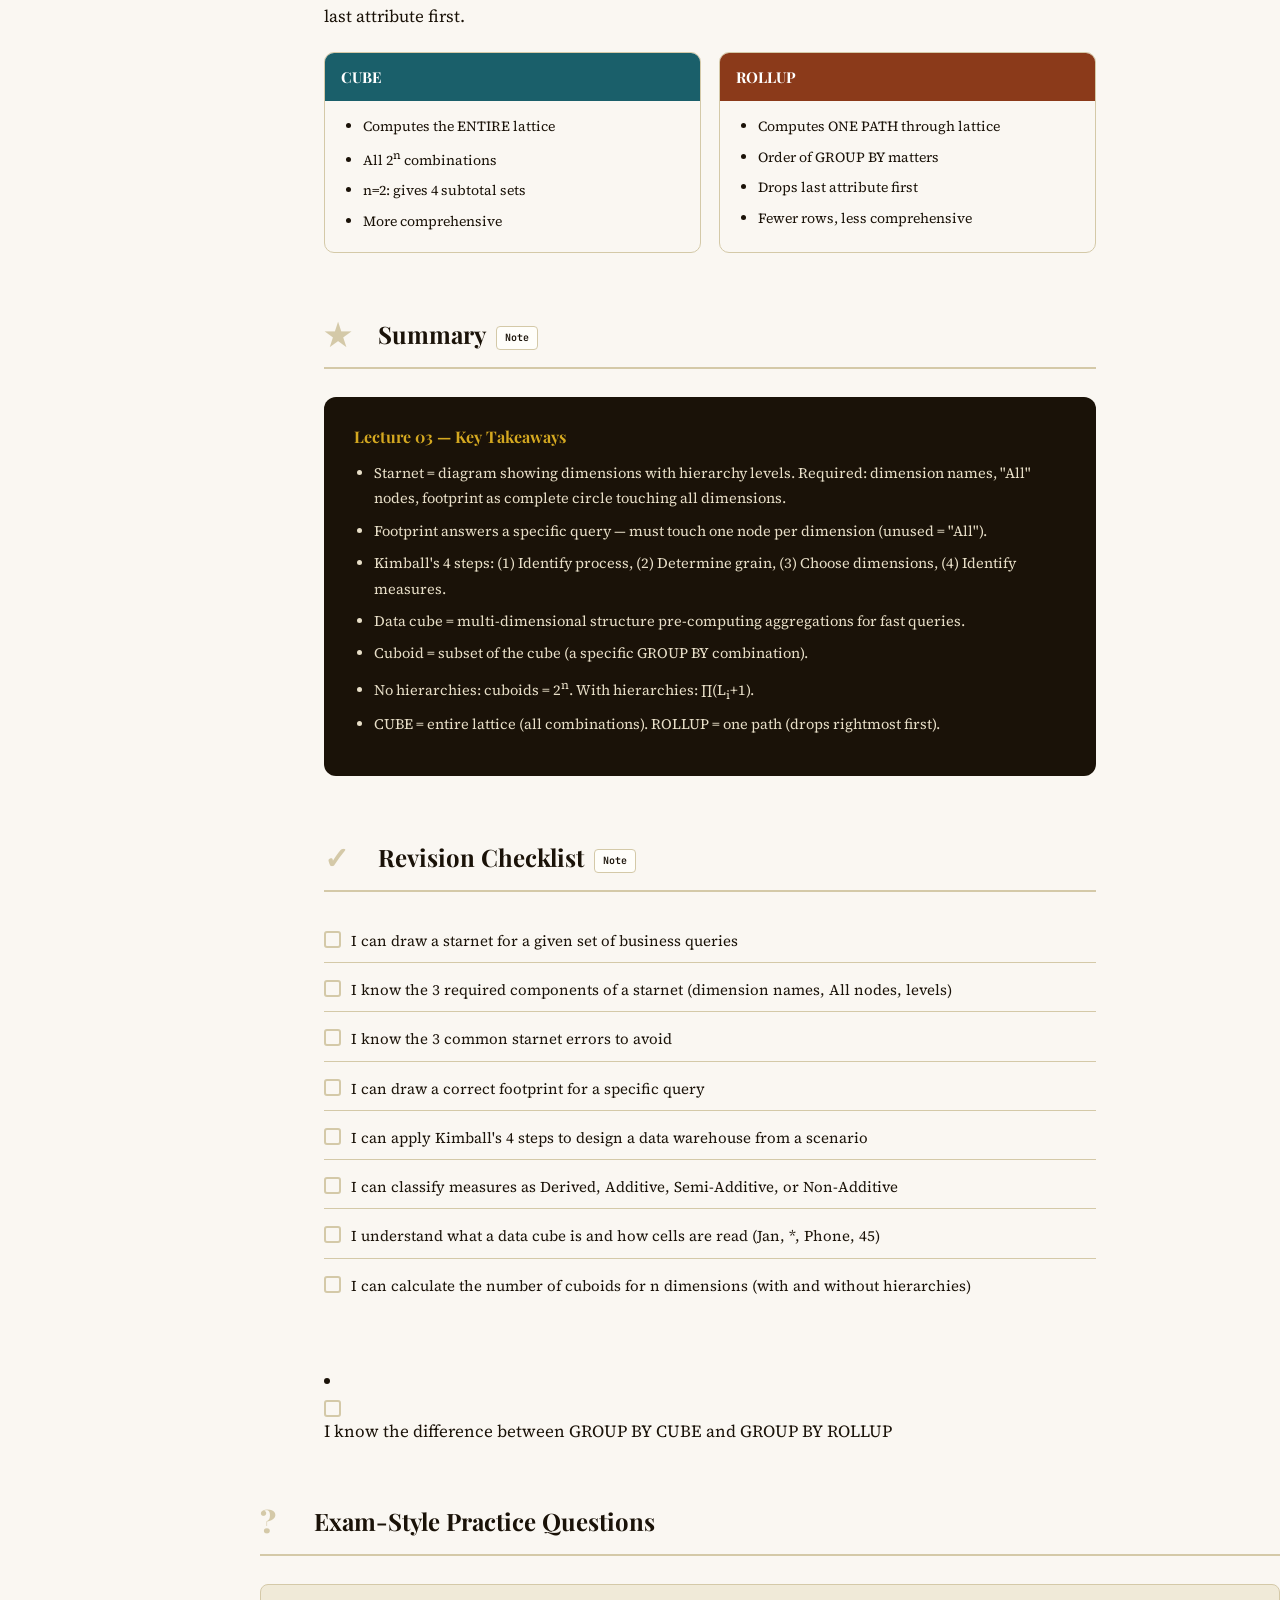
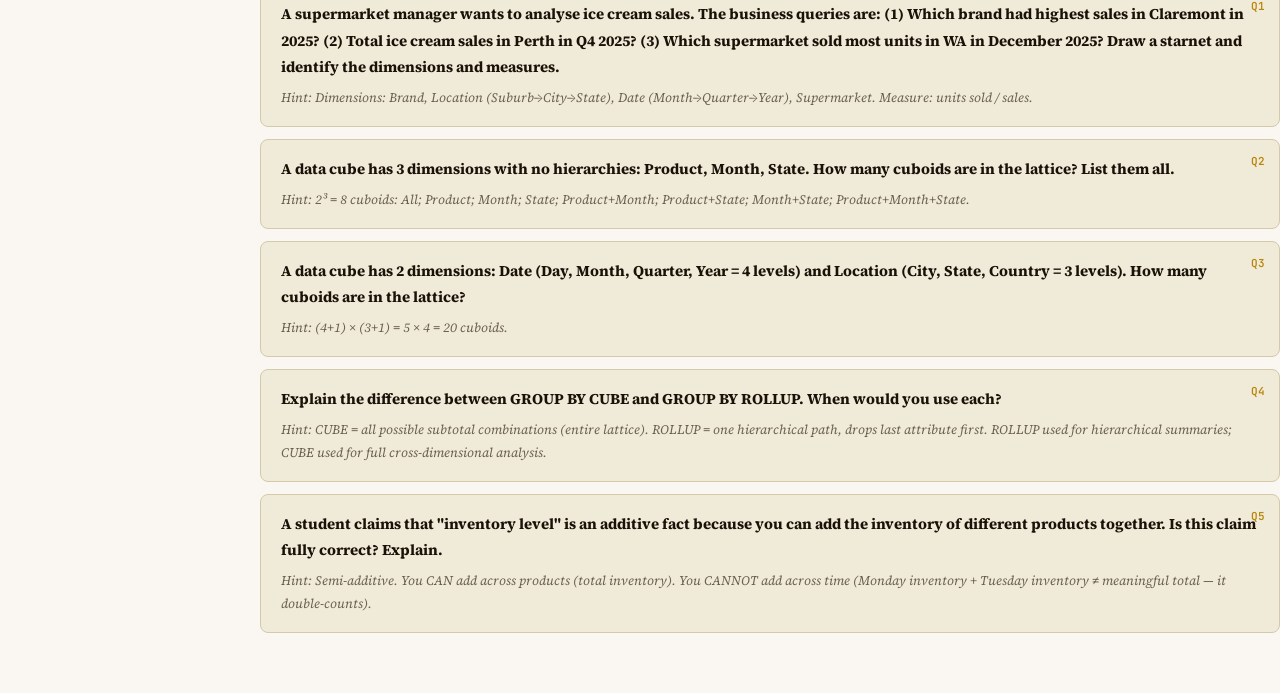
<file: lecture03.html>
<!DOCTYPE html>
<html lang="en">
<head>
<meta charset="UTF-8"><meta name="viewport" content="width=device-width, initial-scale=1.0">
<title>Lecture 03 – Data Cube Technologies | CITS3401</title>
<link href="https://fonts.googleapis.com/css2?family=Playfair+Display:wght@700;900&family=Source+Serif+4:ital,wght@0,300;0,400;0,600;1,400&family=JetBrains+Mono:wght@400;600&display=swap" rel="stylesheet">
<link rel="stylesheet" href="assets/css/styles.css">
<style>
  :root{--accent:#2a9a6a}
  :root{--ink:#1a1208;--paper:#faf7f2;--cream:#f0ead8;--gold:#b8860b;--gold-light:#d4a820;--teal:#1a5f6a;--rust:#8b3a1a;--muted:#6b6050;--border:#d4c9a8;--sidebar-w:260px}
  *{box-sizing:border-box;margin:0;padding:0}
  body{font-family:'Source Serif 4',Georgia,serif;background:var(--paper);color:var(--ink);font-size:17px;line-height:1.75}
  .sidebar{position:fixed;top:0;left:0;width:var(--sidebar-w);height:100vh;background:var(--ink);color:#e8dfc8;overflow-y:auto;z-index:100;display:flex;flex-direction:column;padding:0 0 40px 0}
  .sidebar-brand{padding:20px 22px 16px;border-bottom:1px solid rgba(255,255,255,.1)}
  .sidebar-brand a{text-decoration:none;color:rgba(255,255,255,.4);font-size:12px;font-family:'JetBrains Mono',monospace;display:flex;align-items:center;gap:6px;margin-bottom:10px}
  .sidebar-brand a:hover{color:var(--gold-light)}
  .sidebar-brand strong{display:block;font-family:'Playfair Display',serif;font-size:16px;color:#fff}
  .sidebar-brand span{display:block;font-size:12px;color:#2a9a6a}
  .nav-section{padding:16px 22px 4px;font-size:10px;letter-spacing:.15em;text-transform:uppercase;color:rgba(255,255,255,.3)}
  .nav-link{display:block;padding:7px 22px;color:rgba(232,223,200,.7);font-size:13.5px;text-decoration:none;line-height:1.4;transition:all .15s}
  .nav-link:hover{color:#fff;background:rgba(255,255,255,.06);padding-left:28px}
  .nav-link.active{color:#2a9a6a;border-left:2px solid #2a9a6a;padding-left:20px}
  .main{margin-left:var(--sidebar-w);min-height:100vh}
  .hero{background:var(--ink);color:#fff;padding:52px 64px 44px;position:relative;overflow:hidden}
  .hero::before{content:'';position:absolute;top:-60px;right:-40px;width:340px;height:340px;border-radius:50%;background:radial-gradient(circle,rgba(42,154,106,.2) 0%,transparent 70%)}
  .hero-eyebrow{font-size:11px;letter-spacing:.2em;text-transform:uppercase;color:#2a9a6a;margin-bottom:12px;font-family:'JetBrains Mono',monospace}
  .hero h1{font-family:'Playfair Display',serif;font-size:38px;line-height:1.15;margin-bottom:12px}
  .hero-sub{color:rgba(255,255,255,.5);font-size:15px;max-width:560px}
  .hero-nav{margin-top:24px;display:flex;gap:12px;flex-wrap:wrap}
  .hero-nav a{font-family:'JetBrains Mono',monospace;font-size:12px;padding:8px 16px;border-radius:5px;text-decoration:none;transition:all .15s}
  .hero-nav a.home{background:rgba(255,255,255,.07);color:rgba(255,255,255,.6);border:1px solid rgba(255,255,255,.12)}
  .hero-nav a.prev{background:rgba(255,255,255,.07);color:rgba(255,255,255,.6)}
  .hero-nav a.next{background:#2a9a6a;color:#fff;font-weight:600}
  .hero-nav a:hover{opacity:.85}
  .content{padding:48px 64px;max-width:900px}
  .section{margin-bottom:60px}
  .section-header{display:flex;align-items:center;gap:14px;margin-bottom:28px;padding-bottom:12px;border-bottom:2px solid var(--border)}
  .section-num{font-family:'Playfair Display',serif;font-size:30px;font-weight:900;color:var(--border);line-height:1;min-width:40px}
  .section-header h2{font-family:'Playfair Display',serif;font-size:24px;color:var(--ink)}
  h3{font-family:'Playfair Display',serif;font-size:19px;margin:28px 0 10px;color:var(--teal)}
  h4{font-size:16px;font-weight:600;margin:20px 0 8px}
  p{margin-bottom:13px}
  .callout{border-radius:8px;padding:16px 20px;margin:20px 0;border-left:4px solid}
  .callout.definition{background:#e0eaf8;border-color:var(--teal)}
  .callout.exam{background:#fff3cd;border-color:var(--gold)}
  .callout.warning{background:#fde8e0;border-color:var(--rust)}
  .callout.tip{background:#e0f0e8;border-color:#2a7a4a}
  .callout.lecturer{background:#f4e8f8;border-color:#7a3a7a}
  .callout-label{font-size:10px;letter-spacing:.15em;text-transform:uppercase;font-weight:600;margin-bottom:5px}
  .callout.definition .callout-label{color:var(--teal)}
  .callout.exam .callout-label{color:#8a6a00}
  .callout.warning .callout-label{color:var(--rust)}
  .callout.tip .callout-label{color:#2a7a4a}
  .callout.lecturer .callout-label{color:#7a3a7a}
  .callout p{margin:0;font-size:15.5px}
  .table-wrap{overflow-x:auto;margin:20px 0}
  table{width:100%;border-collapse:collapse;font-size:14.5px}
  th{background:var(--ink);color:var(--gold-light);padding:9px 13px;text-align:left;font-family:'JetBrains Mono',monospace;font-size:12px;font-weight:600}
  td{padding:9px 13px;border-bottom:1px solid var(--border);vertical-align:top}
  tr:nth-child(even) td{background:var(--cream)}
  ul,ol{padding-left:22px;margin-bottom:13px}
  li{margin-bottom:6px}
  ul.clean{list-style:none;padding-left:0}
  ul.clean li{padding-left:20px;position:relative}
  ul.clean li::before{content:'→';position:absolute;left:0;color:var(--gold);font-size:13px;top:2px}
  code{font-family:'JetBrains Mono',monospace;font-size:13px;background:var(--cream);border:1px solid var(--border);border-radius:4px;padding:2px 6px;color:var(--rust)}
  pre{background:#1a1208;color:#e8dfc8;border-radius:8px;padding:18px 22px;font-family:'JetBrains Mono',monospace;font-size:13px;line-height:1.6;overflow-x:auto;margin:16px 0}
  .formula{background:var(--ink);color:var(--gold-light);border-radius:8px;padding:14px 20px;margin:16px 0;font-family:'JetBrains Mono',monospace;font-size:14px;text-align:center}
  .compare-grid{display:grid;grid-template-columns:1fr 1fr;gap:18px;margin:20px 0}
  .compare-card{border:1px solid var(--border);border-radius:10px;overflow:hidden}
  .compare-card-head{padding:11px 16px;font-family:'Playfair Display',serif;font-size:15px;font-weight:700}
  .compare-card-head.a{background:var(--teal);color:#fff}
  .compare-card-head.b{background:var(--rust);color:#fff}
  .compare-card-body{padding:13px 16px;font-size:14px}
  .compare-card-body ul{margin:0}
  .summary-box{background:var(--ink);color:#e8dfc8;border-radius:12px;padding:26px 30px;margin:28px 0}
  .summary-box h3{color:var(--gold-light);margin-top:0;font-size:16px}
  .summary-box ul{padding-left:20px}
  .summary-box li{margin-bottom:7px;font-size:14.5px}
  .quiz{counter-reset:quiz}
  .quiz-item{background:var(--cream);border:1px solid var(--border);border-radius:8px;padding:16px 20px;margin-bottom:12px;counter-increment:quiz;position:relative}
  .quiz-item::before{content:'Q' counter(quiz);font-family:'JetBrains Mono',monospace;font-size:11px;font-weight:600;color:var(--gold);position:absolute;top:12px;right:14px}
  .quiz-item p{margin:0;font-size:15px}
  .quiz-item .hint{font-size:13px;color:var(--muted);margin-top:7px;font-style:italic}
  .checklist{list-style:none;padding:0}
  .checklist li{display:flex;align-items:flex-start;gap:10px;padding:8px 0;border-bottom:1px solid var(--border);font-size:15px}
  .checklist li:last-child{border:none}
  .check-box{width:17px;height:17px;min-width:17px;border:2px solid var(--border);border-radius:3px;margin-top:3px}
  .scroll-top{position:fixed;bottom:24px;right:24px;width:42px;height:42px;background:var(--ink);color:var(--gold-light);border:none;border-radius:50%;cursor:pointer;font-size:17px;display:flex;align-items:center;justify-content:center;box-shadow:0 4px 16px rgba(0,0,0,.3);text-decoration:none}
  @media(max-width:900px){.sidebar{display:none}.main{margin-left:0}.content,.hero{padding:28px}.compare-grid{grid-template-columns:1fr}}
</style>
</head>
<body>
<nav class="sidebar">
  <div class="sidebar-brand">
    <a href="index.html">← All Lectures</a>
    <strong>Lecture 03</strong><span>Data Cube Technologies</span>
  </div>
  <div class="nav-section">Contents</div>
  <a class="nav-link" href="#starnet">1. Starnet Model</a>
  <a class="nav-link" href="#kimball">2. Kimball's 4 Steps</a>
  <a class="nav-link" href="#measures">3. Types of Measures</a>
  <a class="nav-link" href="#datacube">4. Data Cube</a>
  <a class="nav-link" href="#cuboids">5. Cuboids & Lattice</a>
  <a class="nav-link" href="#sql-cube">6. SQL CUBE & ROLLUP</a>
  <div class="nav-section">Revision</div>
  <a class="nav-link" href="#summary">Summary</a>
  <a class="nav-link" href="#checklist">Checklist</a>
  <a class="nav-link" href="#questions">Exam Questions</a>
</nav>
<div class="main">
  <div class="hero">
    <div class="hero-eyebrow">CITS3401 · Week 3 · Lecture 03</div>
    <h1>Data Cube Technologies</h1>
    <p class="hero-sub">Starnet models, Kimball's 4-step methodology, data cubes, cuboid lattices, and SQL GROUP BY CUBE/ROLLUP. This lecture directly feeds into the exam scenario questions.</p>
    <div class="hero-nav">
      <a class="home" href="index.html">🏠 Home</a>
      <a class="prev" href="lecture02.html">← Lecture 02</a>
      <a class="next" href="lecture04.html">Lecture 04 →</a>
    </div>
  </div>
  <div class="content">

    <div class="section" id="starnet">
      <div class="section-header"><div class="section-num">01</div><h2>The Starnet Model</h2></div>
      <div class="callout definition">
        <div class="callout-label">📖 Definition</div>
        <p>A <strong>starnet</strong> is a diagram used to visualise the multi-dimensional structure of a data warehouse for querying purposes. It shows dimensions as radial lines from a central point, with each line representing one dimension's concept hierarchy.</p>
      </div>
      <div class="callout exam">
        <div class="callout-label">🎯 Exam Alert — Starnets Appear Every Year</div>
        <p>The lecturer explicitly said: "Every year we have this question in the final exam — you design a starnet to answer the given query." You MUST know how to draw one correctly.</p>
      </div>
      <h3>Required Components of a Starnet</h3>
      <ul class="clean">
        <li><strong>Dimension names:</strong> Each line must be labelled with the dimension name (e.g., Location, Date, Product)</li>
        <li><strong>"All" node:</strong> Every dimension MUST have an "All" node. This represents the total/aggregate across that dimension.</li>
        <li><strong>Hierarchy levels:</strong> Each line must show the levels (e.g., Suburb → City → State → Country)</li>
      </ul>
      <h3>Footprints</h3>
      <div class="callout definition">
        <div class="callout-label">📖 Definition</div>
        <p>A <strong>footprint</strong> is a circle drawn through specific levels of each dimension to answer a particular query. It shows which granularity is being used for each dimension in that query.</p>
      </div>
      <p>Rules for footprints:</p>
      <ul class="clean">
        <li>The footprint MUST form a complete circle — touching exactly one node per dimension</li>
        <li>If a dimension is NOT used in the query, connect to its "All" node</li>
        <li>Never leave any dimension unconnected — even unused dimensions must connect to "All"</li>
        <li>A starnet contains ONLY dimension information — NEVER include measures or facts</li>
      </ul>
      <h3>Common Starnet Errors</h3>
      <div class="callout warning">
        <div class="callout-label">⚠️ Common Mistakes — These Cost Marks</div>
        <p><strong>Error 1:</strong> Footprint is not a complete circle — missing a connection on one dimension. <strong>Error 2:</strong> Missing a dimension entirely (even unused dimensions must connect to "All"). <strong>Error 3:</strong> Including a measure or fact in the starnet (starnets = dimensions ONLY). <strong>Error 4:</strong> Incomplete cycle — not connecting through all hierarchy levels properly.</p>
      </div>
      <h3>Starnet Design Example</h3>
      <p>Query: "How many X brand ice cream were sold in Australia in January 2026?"</p>
      <p>Dimensions needed: Brand (item), Location, Date, Supermarket (if included). For this query: connect Brand → brand name level; Location → country level; Date → month level; Supermarket → All (not used in query).</p>
      <div class="callout lecturer">
        <div class="callout-label">💬 Lecturer on "How many dimensions in the starnet?"</div>
        <p>"If query 1 asks for 3 dimensions, query 2 asks for 4, query 3 asks for 5 — you design ONE starnet with 5 dimensions because the starnet must be able to answer ALL queries."</p>
      </div>
    </div>

    <div class="section" id="kimball">
      <div class="section-header"><div class="section-num">02</div><h2>Kimball's 4-Step Dimensional Modelling</h2></div>
      <p>This is a systematic approach to designing a data warehouse. The 4 steps are always done in order.</p>
      <div class="table-wrap"><table>
        <tr><th>Step</th><th>Name</th><th>What you do</th></tr>
        <tr><td><strong>1</strong></td><td>Identify the Process</td><td>Choose which business process to model (e.g., Ice Cream Sales, not all processes at once). Think about what business questions you need to answer.</td></tr>
        <tr><td><strong>2</strong></td><td>Determine the Grain</td><td>Decide the most detailed level of one fact table row. Rule: go as fine-grained as possible (individual transaction if possible).</td></tr>
        <tr><td><strong>3</strong></td><td>Choose Dimensions</td><td>Identify candidate key from grain statement, then add other relevant dimensions functionally determined by that key.</td></tr>
        <tr><td><strong>4</strong></td><td>Identify Measures</td><td>Choose numeric measures for the fact table. Classify each as Derived, Additive, Semi-Additive, or Non-Additive.</td></tr>
      </table></div>
      <div class="callout exam">
        <div class="callout-label">🎯 How Step 3 Works — Choosing Dimensions</div>
        <p>Start with the grain statement. Example: "line item from cash register receipt" → candidate key = (Transaction ID, Product SKU). Then add more dimensions that are determined by the key: Store (where did the transaction happen?), Date (when?), Promotion (what promotion was active?). The candidate key gives you the minimum; business needs give you the rest.</p>
      </div>
    </div>

    <div class="section" id="measures">
      <div class="section-header"><div class="section-num">03</div><h2>Types of Numeric Measures (Step 4 Detail)</h2></div>
      <div class="table-wrap"><table>
        <tr><th>Measure Type</th><th>Definition</th><th>Example</th><th>Key Rule</th></tr>
        <tr><td><strong>Derived Fact</strong></td><td>Calculated from other columns within the same row</td><td>Gross Profit = Revenue − Cost; Total = Price × Units</td><td>Pre-compute in ETL if frequently used (reduces latency, ensures consistency)</td></tr>
        <tr><td><strong>Additive Fact</strong></td><td>Can be meaningfully summed across ALL dimensions</td><td>Total Cost, Units Sold, Revenue</td><td>The most useful type — supports all OLAP operations without special handling</td></tr>
        <tr><td><strong>Semi-Additive Fact</strong></td><td>Can be summed across SOME dimensions but NOT across time</td><td>Bank account balance, Inventory level</td><td>Sum by account or product is fine. Sum by date (Monday + Tuesday) is meaningless</td></tr>
        <tr><td><strong>Non-Additive Fact</strong></td><td>Cannot be summed across ANY dimension</td><td>Unit price, percentages, ratios</td><td>Cannot be summed — use BI tools to calculate from other facts</td></tr>
      </table></div>
      <div class="callout tip">
        <div class="callout-label">💡 Why Pre-Compute Derived Facts?</div>
        <p>If "Gross Profit" is queried 1000 times per day, recalculating Revenue − Cost every time wastes resources. Pre-computing it in ETL: reduces query latency, ensures consistent calculation (no different users applying different formulas), simplifies reports for business users.</p>
      </div>
    </div>

    <div class="section" id="datacube">
      <div class="section-header"><div class="section-num">04</div><h2>The Data Cube</h2></div>
      <div class="callout definition">
        <div class="callout-label">📖 Definition</div>
        <p>A <strong>data cube</strong> is a multi-dimensional data structure that organises data around a central theme (e.g., Sales). It allows data to be viewed and analysed from multiple dimensions simultaneously. It is constructed from fact and dimension tables.</p>
      </div>
      <h3>Key Concepts</h3>
      <ul class="clean">
        <li><strong>Cells:</strong> Each intersection point in the cube holds a numeric measure (e.g., sales = 45). A cell is defined by a specific combination of dimension values.</li>
        <li><strong>Hypercube:</strong> When a data cube has more than 3 dimensions, it's called a hypercube.</li>
        <li><strong>Notation:</strong> (Jan, *, Phone, 150) means "in January, all locations, Phone product, sales = 150". * means "all values aggregated".</li>
      </ul>
      <h3>Why Use a Data Cube? (The Apple Analogy)</h3>
      <div class="callout lecturer">
        <div class="callout-label">💬 Lecturer's Analogy</div>
        <p>"For the cube solution — you already bought apples and put them in your fridge. You just take one out and eat it. For the database table solution — you want an apple, you go to the supermarket, buy it, come home, wash it, then eat it. The cube pre-prepares everything."</p>
      </div>
      <p>The benefit: pre-computed aggregations mean queries are answered instantly by reading from the cube rather than recalculating every time.</p>
      <h3>Reading Cube Notation</h3>
      <p>Format: (Date, Location, Item, Measure). An asterisk (*) means "aggregated across all values of that dimension."</p>
      <ul class="clean">
        <li>(Jan, *, *, 2800) = Total sales across all cities and all items in January = 2800</li>
        <li>(*, Perth, *, 1200) = Total sales in Perth across all months and items = 1200</li>
        <li>(Jan, Perth, Phone, 45) = Phone sales in Perth in January = 45</li>
      </ul>
    </div>

    <div class="section" id="cuboids">
      <div class="section-header"><div class="section-num">05</div><h2>Cuboids and the Lattice</h2></div>
      <div class="callout definition">
        <div class="callout-label">📖 Definition</div>
        <p>A <strong>cuboid</strong> is a subset of the full data cube — a "chunk" representing data aggregated at a specific combination of dimension levels. A <strong>lattice of cuboids</strong> is the complete set of all possible cuboids for a given set of dimensions.</p>
      </div>
      <h3>Key Cuboid Concepts</h3>
      <ul class="clean">
        <li><strong>Base cuboid (bottom):</strong> The most detailed — no aggregation. Contains all dimension combinations.</li>
        <li><strong>Apex cuboid (top):</strong> The most general — everything aggregated into a single total cell. Always labelled "All".</li>
        <li>Each cuboid represents one possible GROUP BY combination.</li>
      </ul>
      <h3>How to Calculate the Number of Cuboids</h3>
      <div class="callout exam">
        <div class="callout-label">🎯 Formula — Must Know for Exam</div>
        <p><strong>No hierarchies:</strong> If you have n dimensions with no levels, total cuboids = <strong>2<sup>n</sup></strong></p>
        <p><strong>With hierarchies:</strong> If dimension i has L<sub>i</sub> levels, total cuboids = <strong>(L<sub>1</sub>+1) × (L<sub>2</sub>+1) × ... × (L<sub>n</sub>+1)</strong></p>
      </div>
      <div class="callout tip">
        <div class="callout-label">💡 Worked Example</div>
        <p>Date dimension: 4 levels (Day, Month, Quarter, Year). Location dimension: 3 levels (City, State, Country).<br>
        Cuboids = (4+1) × (3+1) = 5 × 4 = <strong>20 cuboids</strong>.<br><br>
        Why +1? Because "All" (total aggregation) counts as an additional level at the top.</p>
      </div>
      <h3>Drawing a Cuboid Lattice</h3>
      <p>The lattice diagram must include:</p>
      <ul class="clean">
        <li>An "All" node at the top (apex)</li>
        <li>All dimension combinations at the bottom (base cuboid)</li>
        <li>All intermediate cuboids labelled with their dimension names</li>
        <li>Arrows showing the direction of roll-up (bottom to top)</li>
      </ul>
      <p>For ROLLUP(colour, month, state): the path is colour+month+state → colour+month → colour → All. The rightmost dimension is dropped first (state), then month, then colour.</p>
    </div>

    <div class="section" id="sql-cube">
      <div class="section-header"><div class="section-num">06</div><h2>SQL GROUP BY CUBE and ROLLUP</h2></div>
      <div class="callout exam">
        <div class="callout-label">🎯 Exam Note — No SQL Writing Required</div>
        <p>The lecturer confirmed: "In the final exam, you don't need to write any SQL query. You just need to explain something." But you must understand what CUBE and ROLLUP produce.</p>
      </div>
      <h3>The Problem with Regular GROUP BY</h3>
      <p>A normal <code>GROUP BY state, month</code> query only gives you data for each (state, month) combination. It does NOT give you: subtotals per state, subtotals per month, or a grand total. Without CUBE or ROLLUP, you'd need multiple UNION ALL queries — one per combination.</p>
      <h3>GROUP BY CUBE</h3>
      <p>Computes ALL possible subtotals for all combinations of the grouped attributes. For <code>CUBE(month, state)</code> this produces: (month, state), (month, All), (All, state), (All, All) — 4 combinations = 2² = 2<sup>n</sup>.</p>
      <p>NULL values in the result represent "All" for that dimension.</p>
      <h3>GROUP BY ROLLUP</h3>
      <p>Computes subtotals along ONE PATH through the lattice — following the order of the attributes listed. <code>ROLLUP(A, B, C)</code> produces: (A,B,C), (A,B), (A), () [grand total]. Order matters — it drops the last attribute first.</p>
      <div class="compare-grid">
        <div class="compare-card"><div class="compare-card-head a">CUBE</div><div class="compare-card-body"><ul><li>Computes the ENTIRE lattice</li><li>All 2<sup>n</sup> combinations</li><li>n=2: gives 4 subtotal sets</li><li>More comprehensive</li></ul></div></div>
        <div class="compare-card"><div class="compare-card-head b">ROLLUP</div><div class="compare-card-body"><ul><li>Computes ONE PATH through lattice</li><li>Order of GROUP BY matters</li><li>Drops last attribute first</li><li>Fewer rows, less comprehensive</li></ul></div></div>
      </div>
    </div>

    <div class="section" id="summary">
      <div class="section-header"><div class="section-num">★</div><h2>Summary</h2></div>
      <div class="summary-box">
        <h3>Lecture 03 — Key Takeaways</h3>
        <ul>
          <li>Starnet = diagram showing dimensions with hierarchy levels. Required: dimension names, "All" nodes, footprint as complete circle touching all dimensions.</li>
          <li>Footprint answers a specific query — must touch one node per dimension (unused = "All").</li>
          <li>Kimball's 4 steps: (1) Identify process, (2) Determine grain, (3) Choose dimensions, (4) Identify measures.</li>
          <li>Data cube = multi-dimensional structure pre-computing aggregations for fast queries.</li>
          <li>Cuboid = subset of the cube (a specific GROUP BY combination).</li>
          <li>No hierarchies: cuboids = 2<sup>n</sup>. With hierarchies: ∏(L<sub>i</sub>+1).</li>
          <li>CUBE = entire lattice (all combinations). ROLLUP = one path (drops rightmost first).</li>
        </ul>
      </div>
    </div>

    <div class="section" id="checklist">
      <div class="section-header"><div class="section-num">✓</div><h2>Revision Checklist</h2></div>
      <ul class="checklist">
        <li><div class="check-box"></div>I can draw a starnet for a given set of business queries</li>
        <li><div class="check-box"></div>I know the 3 required components of a starnet (dimension names, All nodes, levels)</li>
        <li><div class="check-box"></div>I know the 3 common starnet errors to avoid</li>
        <li><div class="check-box"></div>I can draw a correct footprint for a specific query</li>
        <li><div class="check-box"></div>I can apply Kimball's 4 steps to design a data warehouse from a scenario</li>
        <li><div class="check-box"></div>I can classify measures as Derived, Additive, Semi-Additive, or Non-Additive</li>
        <li><div class="check-box"></div>I understand what a data cube is and how cells are read (Jan, *, Phone, 45)</li>
        <li><div class="check-box"></div>I can calculate the number of cuboids for n dimensions (with and without hierarchies)</div></li>
        <li><div class="check-box"></div>I know the difference between GROUP BY CUBE and GROUP BY ROLLUP</li>
      </ul>
    </div>

    <div class="section" id="questions">
      <div class="section-header"><div class="section-num">?</div><h2>Exam-Style Practice Questions</h2></div>
      <div class="quiz">
        <div class="quiz-item"><p><strong>A supermarket manager wants to analyse ice cream sales. The business queries are: (1) Which brand had highest sales in Claremont in 2025? (2) Total ice cream sales in Perth in Q4 2025? (3) Which supermarket sold most units in WA in December 2025? Draw a starnet and identify the dimensions and measures.</strong></p><p class="hint">Hint: Dimensions: Brand, Location (Suburb→City→State), Date (Month→Quarter→Year), Supermarket. Measure: units sold / sales.</p></div>
        <div class="quiz-item"><p><strong>A data cube has 3 dimensions with no hierarchies: Product, Month, State. How many cuboids are in the lattice? List them all.</strong></p><p class="hint">Hint: 2³ = 8 cuboids: All; Product; Month; State; Product+Month; Product+State; Month+State; Product+Month+State.</p></div>
        <div class="quiz-item"><p><strong>A data cube has 2 dimensions: Date (Day, Month, Quarter, Year = 4 levels) and Location (City, State, Country = 3 levels). How many cuboids are in the lattice?</strong></p><p class="hint">Hint: (4+1) × (3+1) = 5 × 4 = 20 cuboids.</p></div>
        <div class="quiz-item"><p><strong>Explain the difference between GROUP BY CUBE and GROUP BY ROLLUP. When would you use each?</strong></p><p class="hint">Hint: CUBE = all possible subtotal combinations (entire lattice). ROLLUP = one hierarchical path, drops last attribute first. ROLLUP used for hierarchical summaries; CUBE used for full cross-dimensional analysis.</p></div>
        <div class="quiz-item"><p><strong>A student claims that "inventory level" is an additive fact because you can add the inventory of different products together. Is this claim fully correct? Explain.</strong></p><p class="hint">Hint: Semi-additive. You CAN add across products (total inventory). You CANNOT add across time (Monday inventory + Tuesday inventory ≠ meaningful total — it double-counts).</p></div>
      </div>
    </div>

  </div>
</div>
<a class="scroll-top" href="#">↑</a>
<script src="assets/js/supabase-config.js"></script>
<script src="assets/js/notes.js"></script>
</body>
</html>
</file>
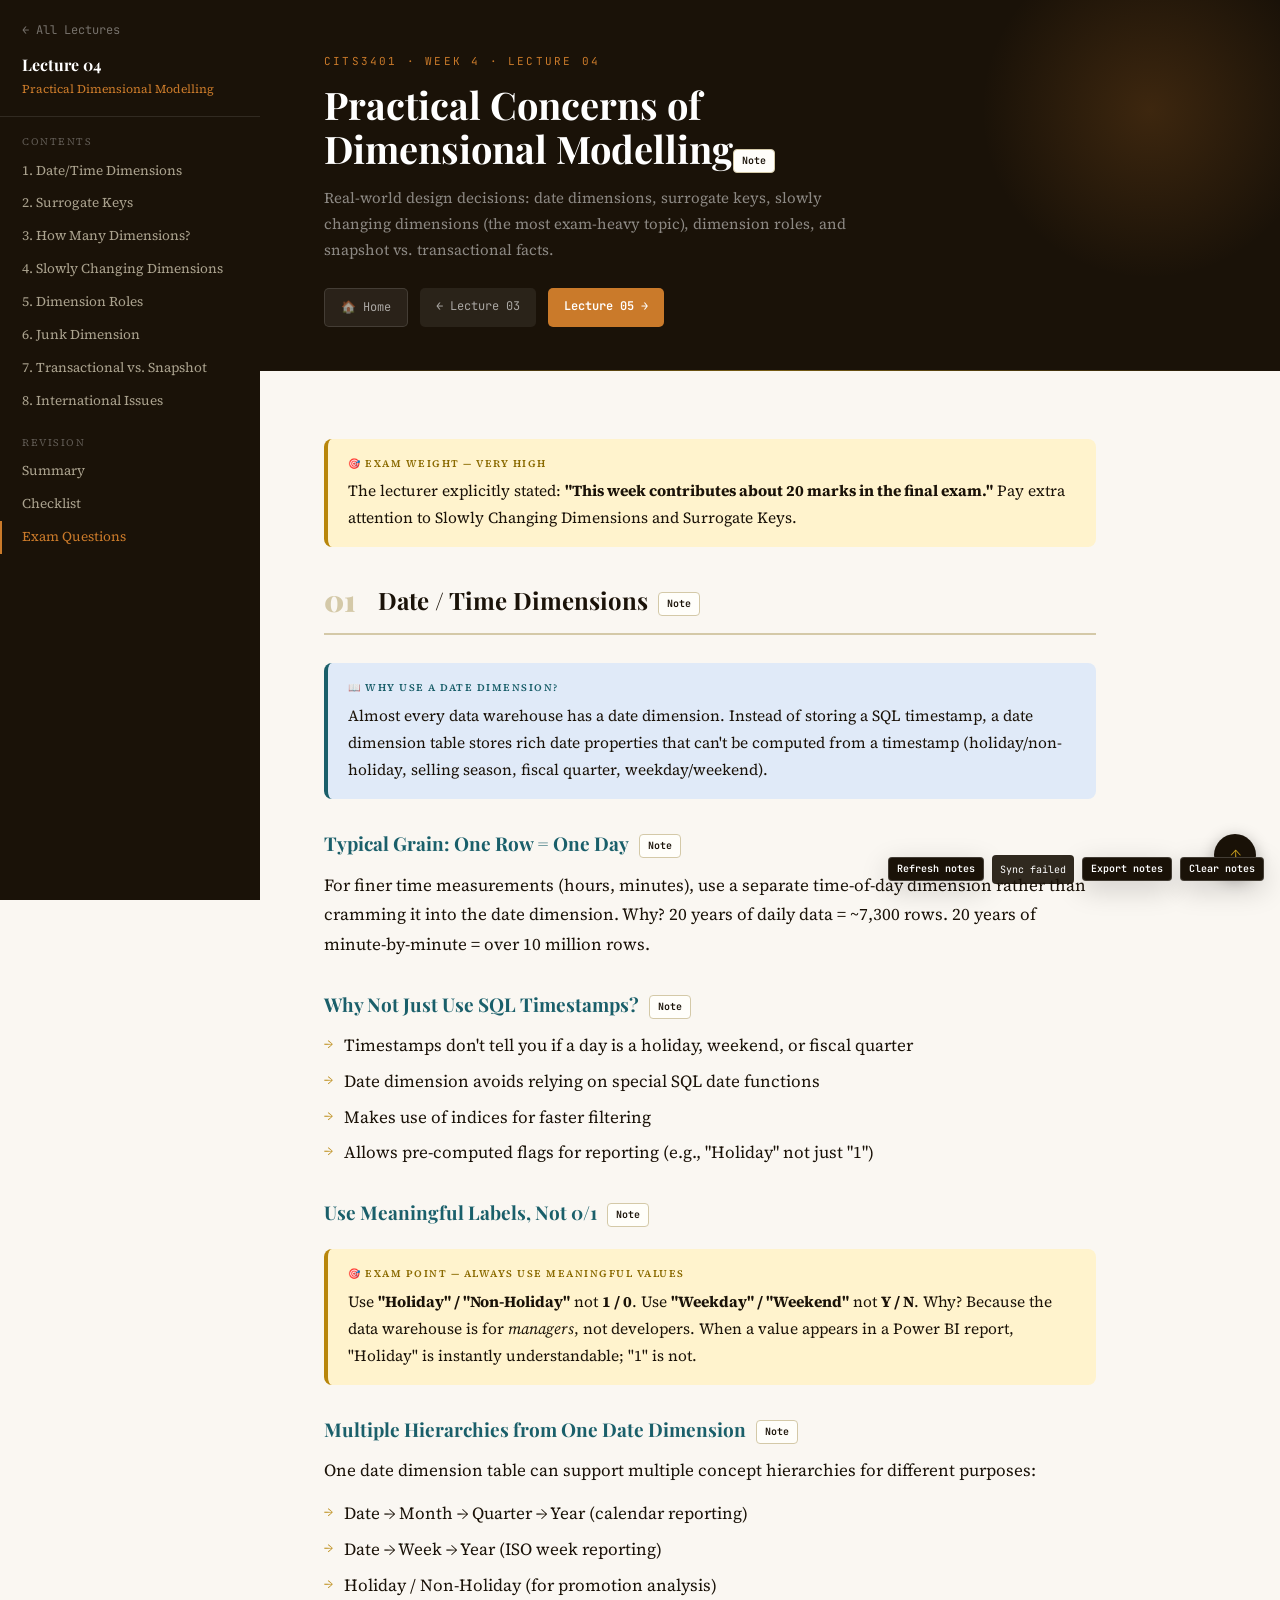
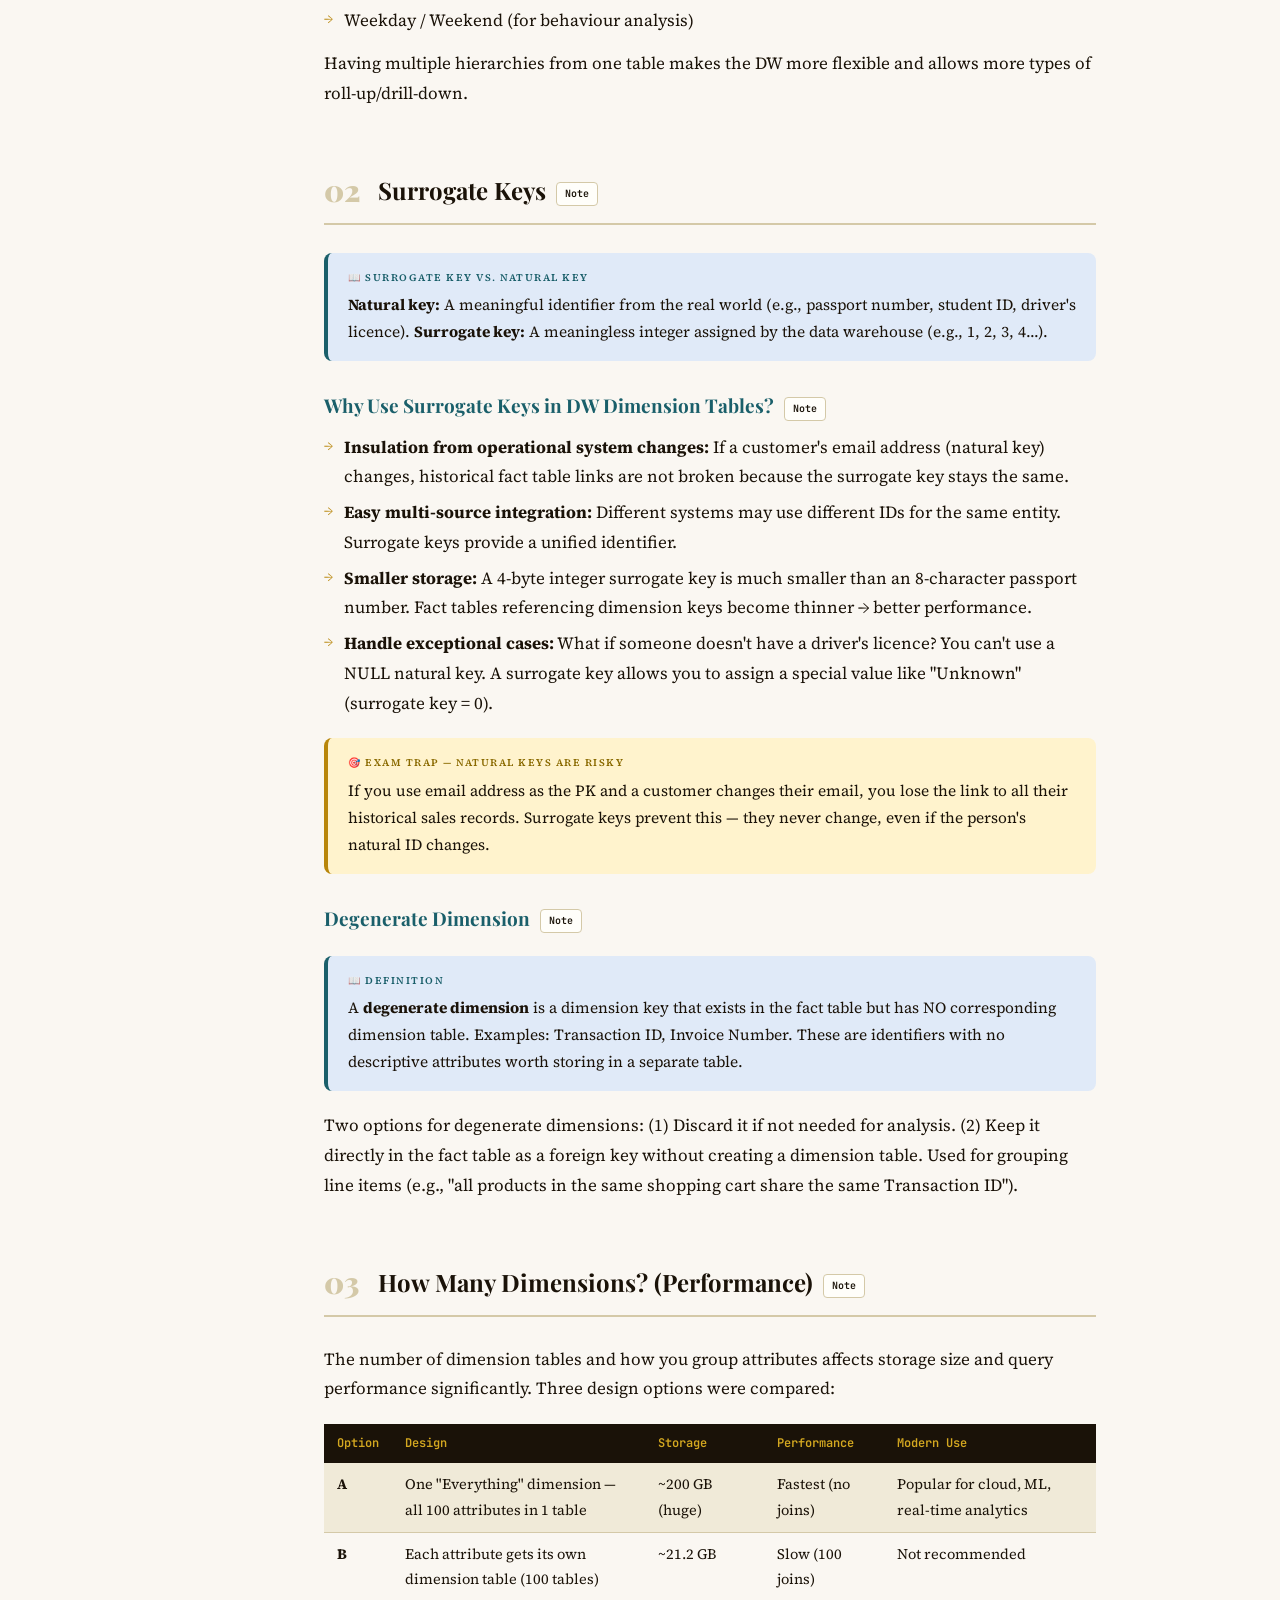
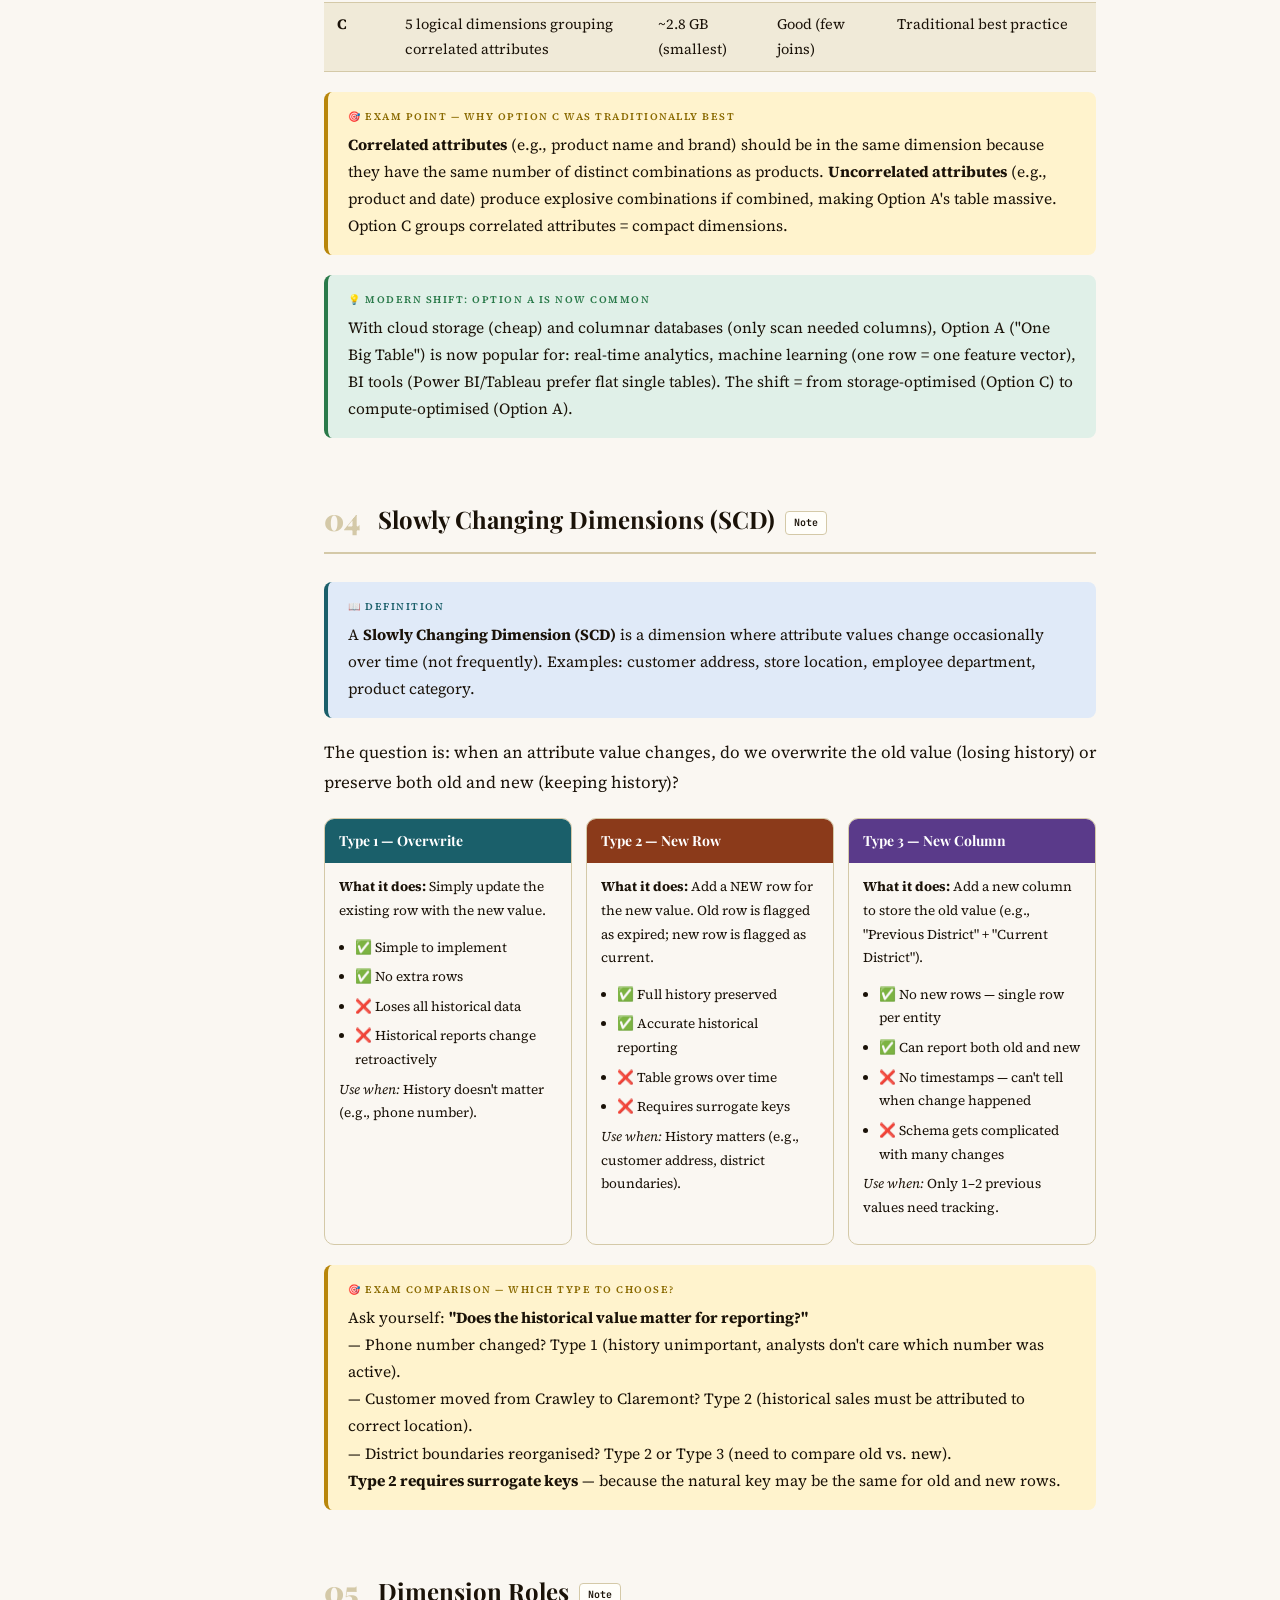
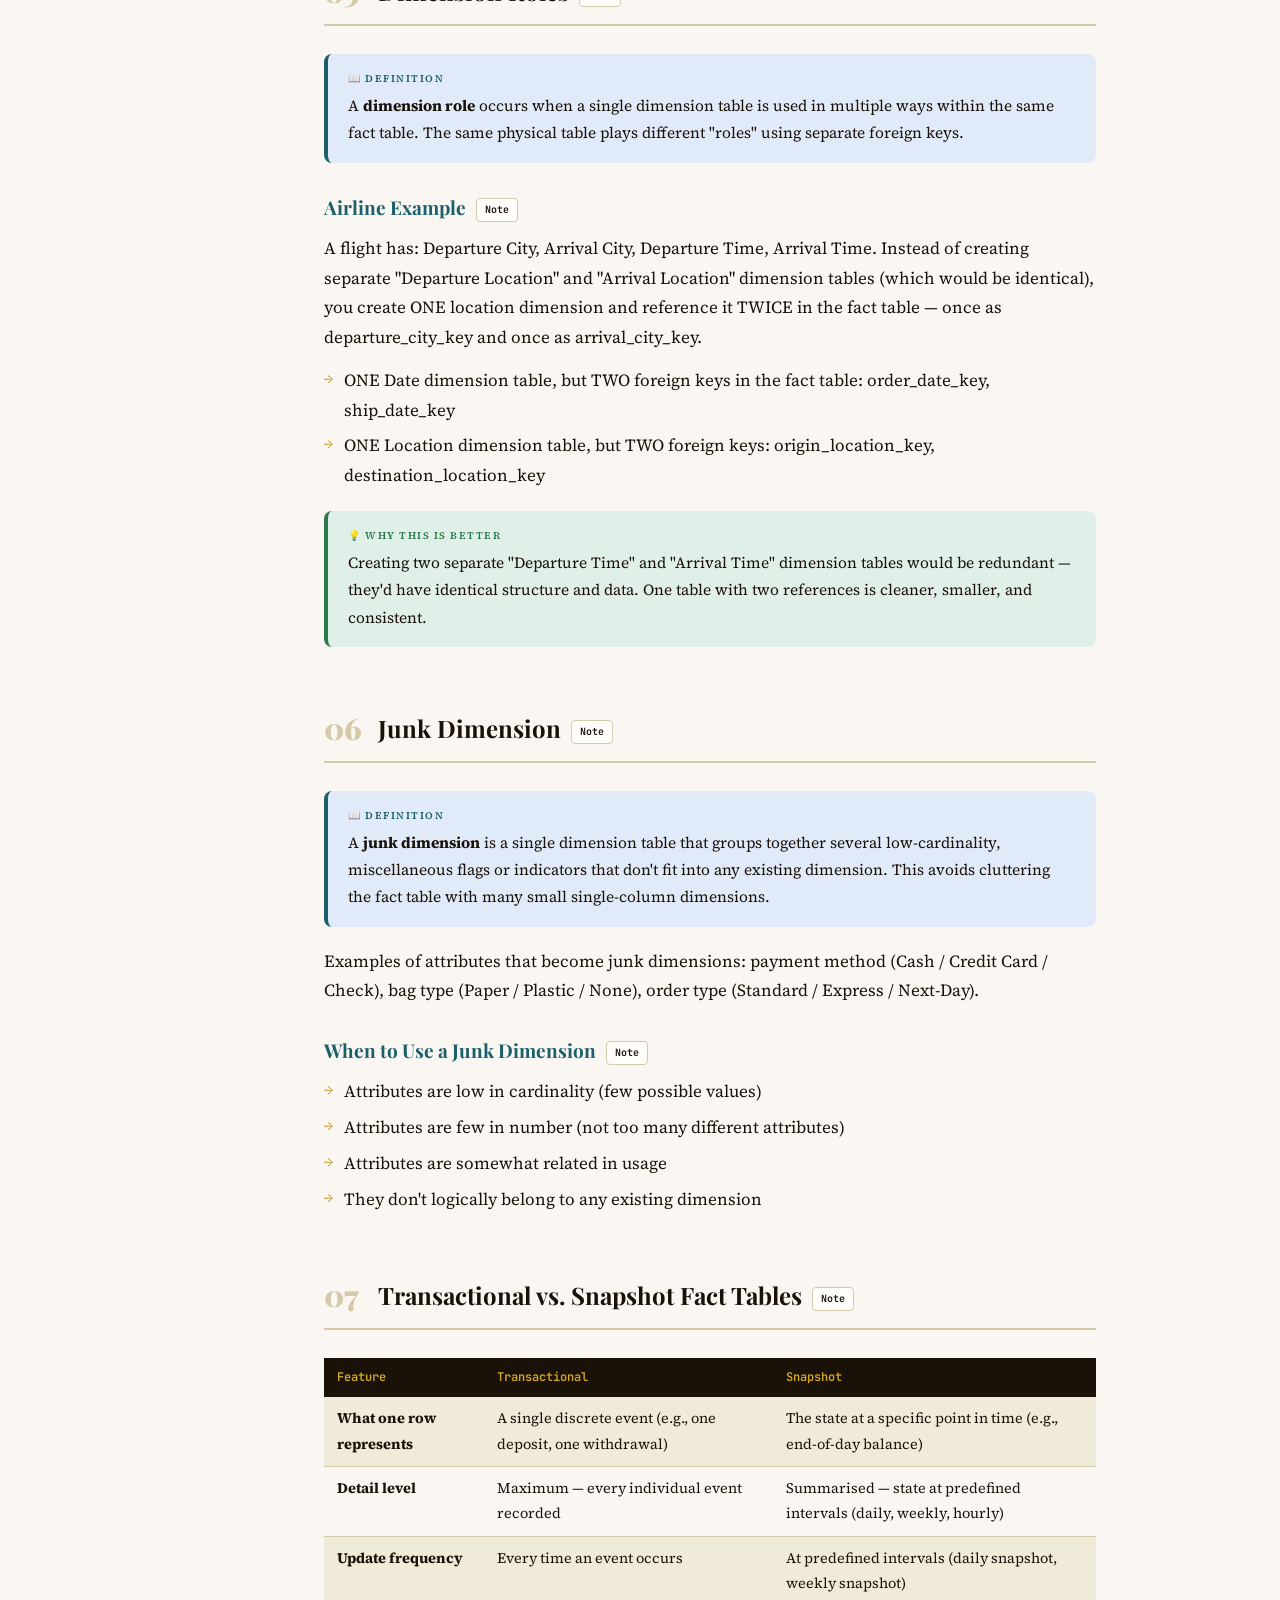
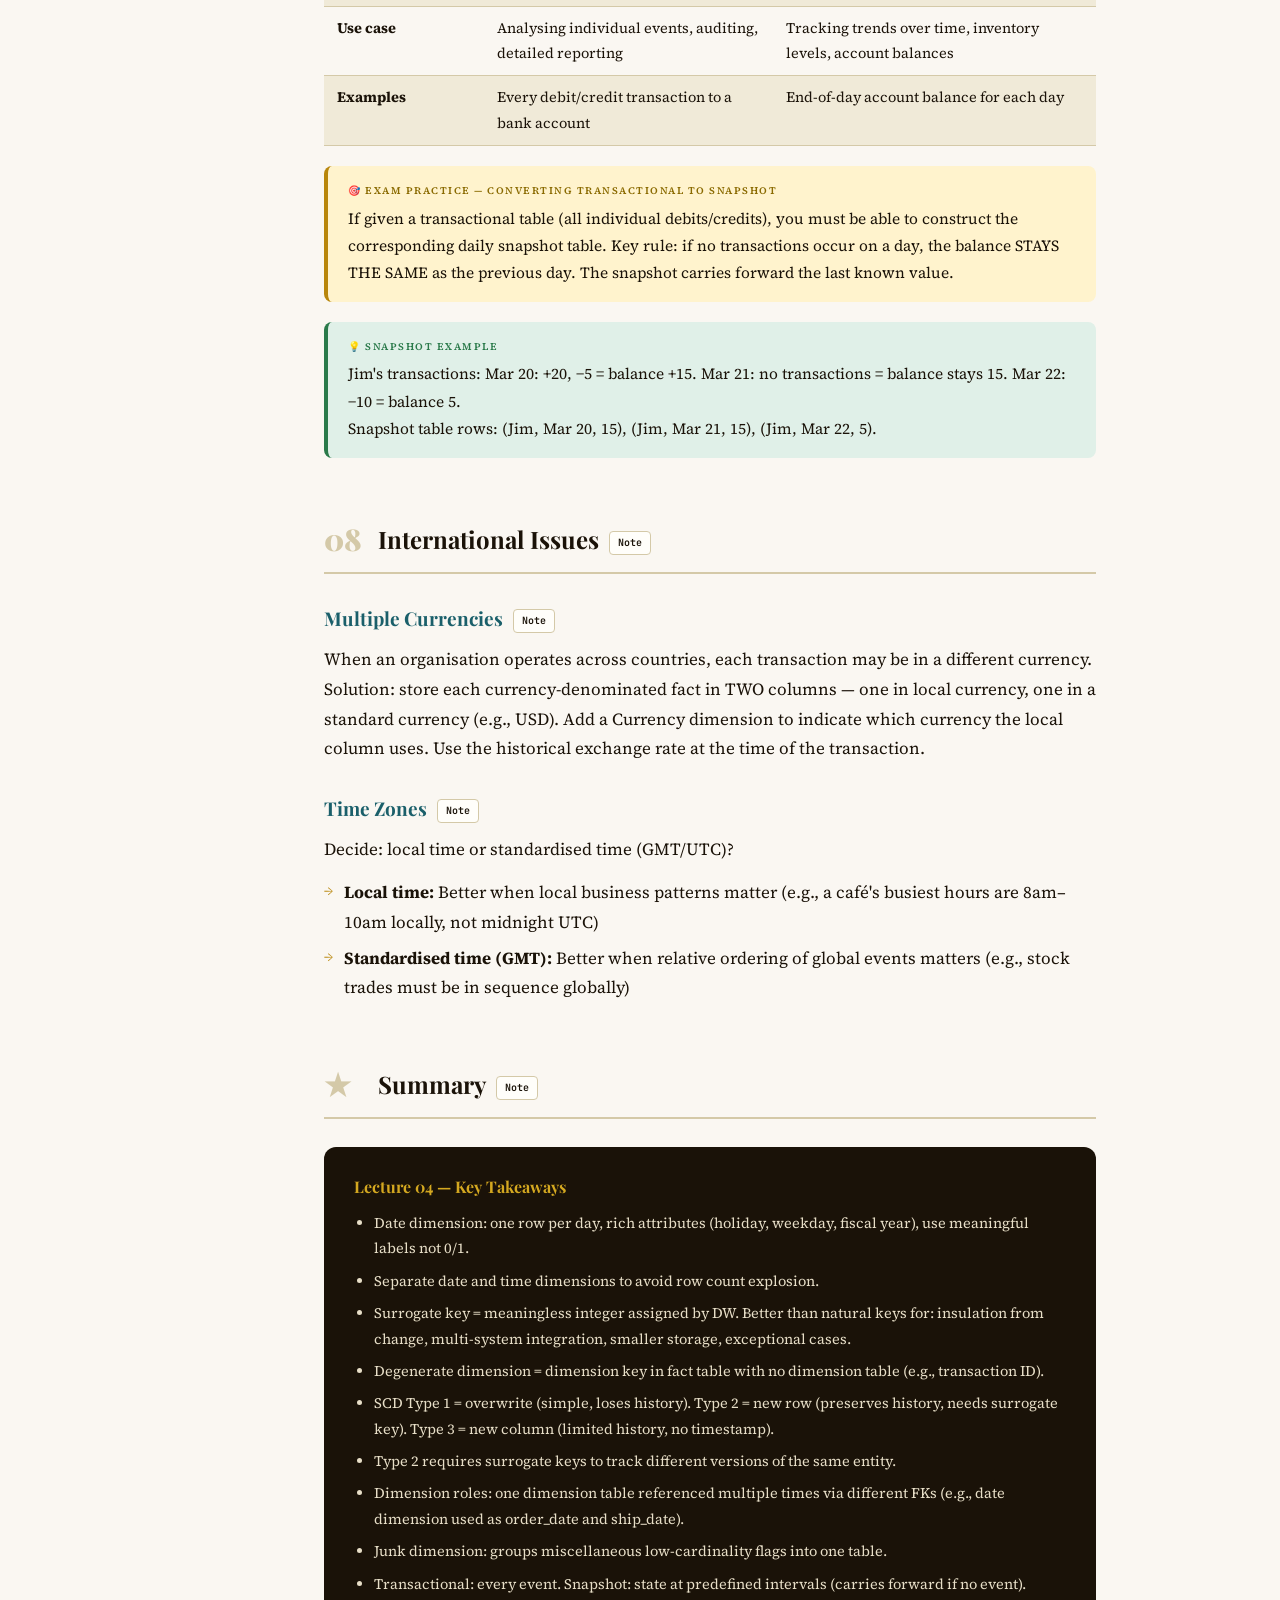
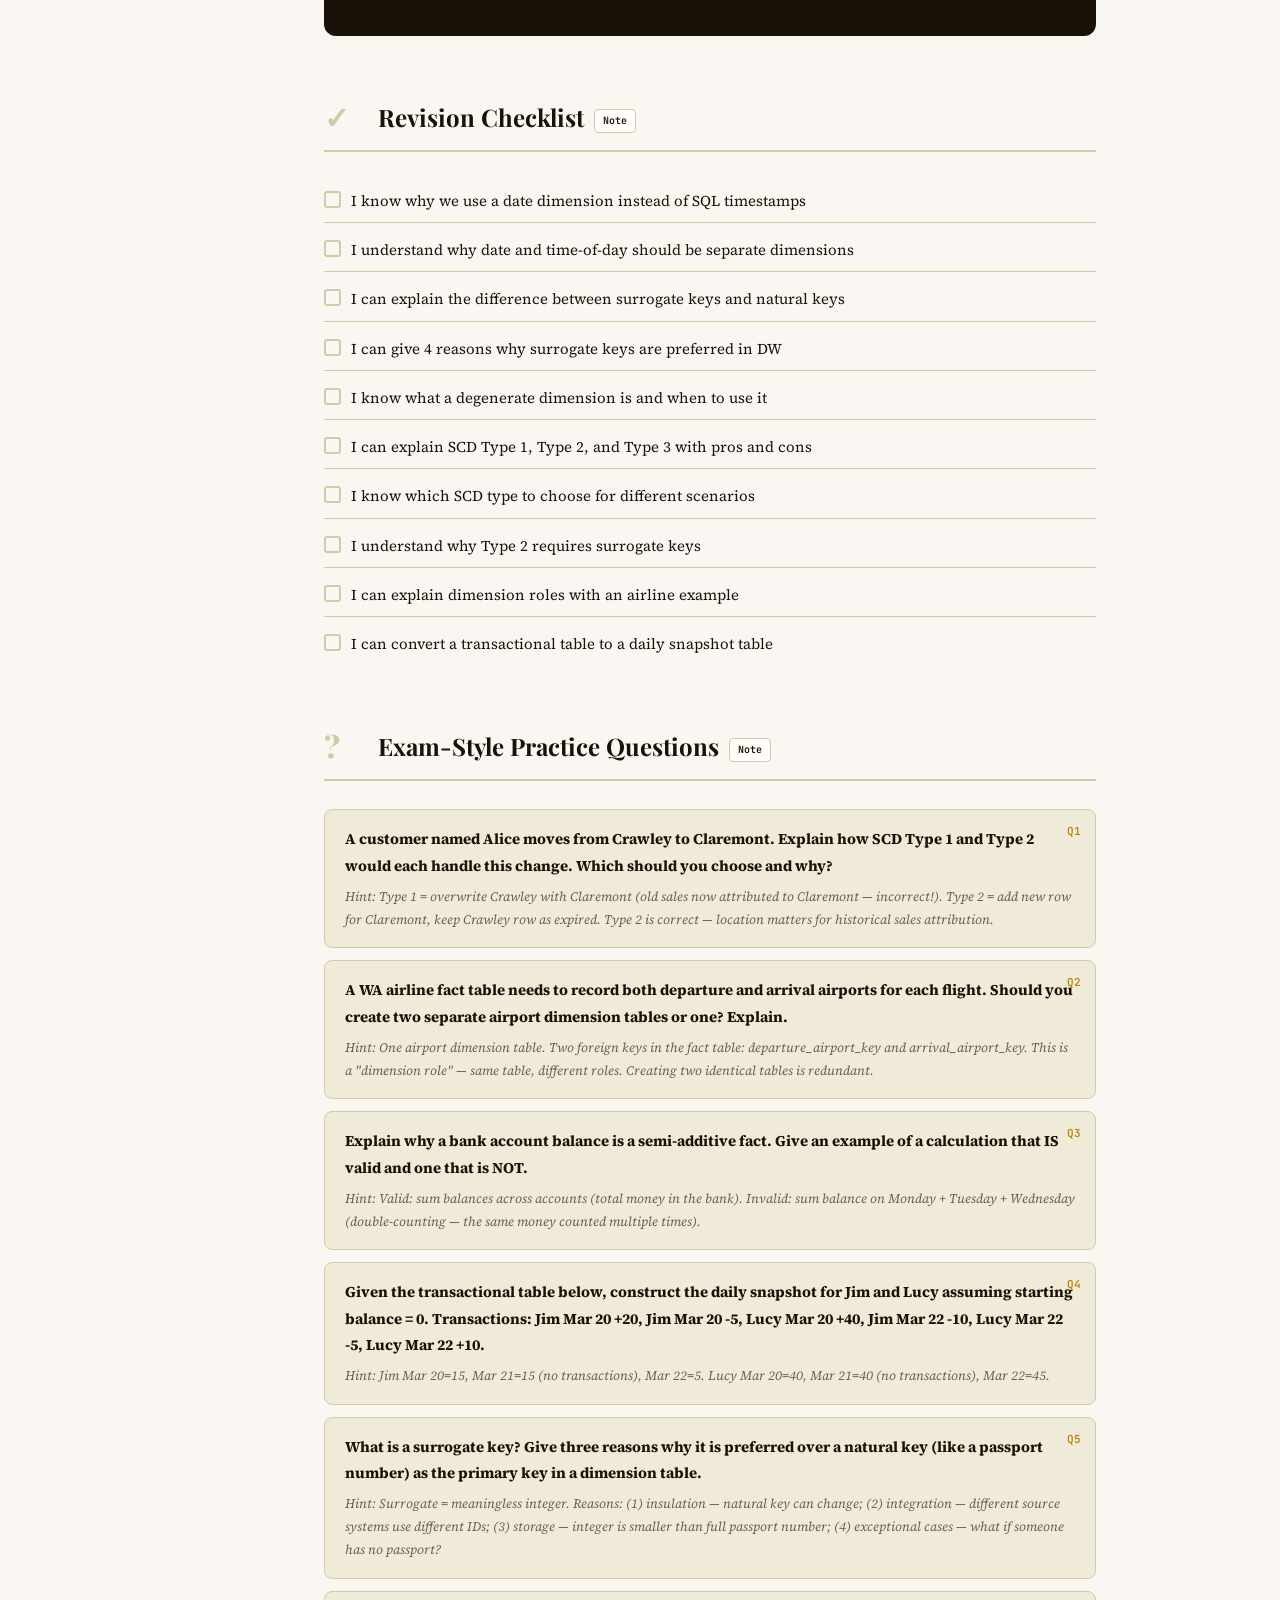
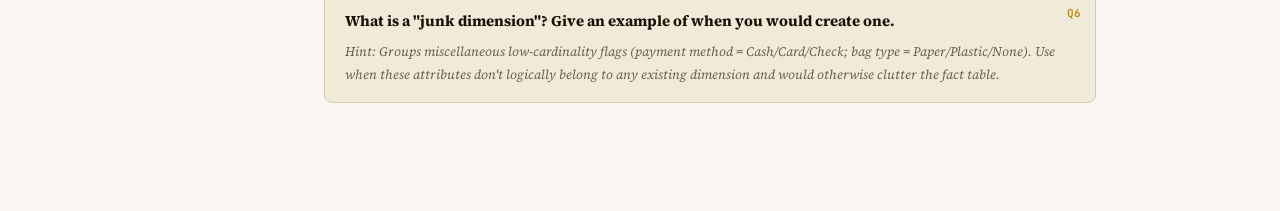
<file: lecture04.html>
<!DOCTYPE html>
<html lang="en">
<head>
<meta charset="UTF-8"><meta name="viewport" content="width=device-width, initial-scale=1.0">
<title>Lecture 04 – Practical Dimensional Modelling | CITS3401</title>
<link href="https://fonts.googleapis.com/css2?family=Playfair+Display:wght@700;900&family=Source+Serif+4:ital,wght@0,300;0,400;0,600;1,400&family=JetBrains+Mono:wght@400;600&display=swap" rel="stylesheet">
<link rel="stylesheet" href="assets/css/styles.css">
<style>
  :root{--ink:#1a1208;--paper:#faf7f2;--cream:#f0ead8;--gold:#b8860b;--gold-light:#d4a820;--teal:#1a5f6a;--rust:#8b3a1a;--muted:#6b6050;--border:#d4c9a8;--sidebar-w:260px;--accent:#ca7a2a}
  *{box-sizing:border-box;margin:0;padding:0}
  body{font-family:'Source Serif 4',Georgia,serif;background:var(--paper);color:var(--ink);font-size:17px;line-height:1.75}
  .sidebar{position:fixed;top:0;left:0;width:var(--sidebar-w);height:100vh;background:var(--ink);color:#e8dfc8;overflow-y:auto;z-index:100;display:flex;flex-direction:column;padding:0 0 40px 0}
  .sidebar-brand{padding:20px 22px 16px;border-bottom:1px solid rgba(255,255,255,.1)}
  .sidebar-brand a{text-decoration:none;color:rgba(255,255,255,.4);font-size:12px;font-family:'JetBrains Mono',monospace;display:flex;align-items:center;gap:6px;margin-bottom:10px}
  .sidebar-brand a:hover{color:var(--gold-light)}
  .sidebar-brand strong{display:block;font-family:'Playfair Display',serif;font-size:16px;color:#fff}
  .sidebar-brand span{display:block;font-size:12px;color:var(--accent)}
  .nav-section{padding:16px 22px 4px;font-size:10px;letter-spacing:.15em;text-transform:uppercase;color:rgba(255,255,255,.3)}
  .nav-link{display:block;padding:7px 22px;color:rgba(232,223,200,.7);font-size:13.5px;text-decoration:none;line-height:1.4;transition:all .15s}
  .nav-link:hover{color:#fff;background:rgba(255,255,255,.06);padding-left:28px}
  .nav-link.active{color:var(--accent);border-left:2px solid var(--accent);padding-left:20px}
  .main{margin-left:var(--sidebar-w);min-height:100vh}
  .hero{background:var(--ink);color:#fff;padding:52px 64px 44px;position:relative;overflow:hidden}
  .hero::before{content:'';position:absolute;top:-60px;right:-40px;width:340px;height:340px;border-radius:50%;background:radial-gradient(circle,rgba(202,122,42,.2) 0%,transparent 70%)}
  .hero-eyebrow{font-size:11px;letter-spacing:.2em;text-transform:uppercase;color:var(--accent);margin-bottom:12px;font-family:'JetBrains Mono',monospace}
  .hero h1{font-family:'Playfair Display',serif;font-size:38px;line-height:1.15;margin-bottom:12px}
  .hero-sub{color:rgba(255,255,255,.5);font-size:15px;max-width:560px}
  .hero-nav{margin-top:24px;display:flex;gap:12px;flex-wrap:wrap}
  .hero-nav a{font-family:'JetBrains Mono',monospace;font-size:12px;padding:8px 16px;border-radius:5px;text-decoration:none;transition:all .15s}
  .hero-nav a.home{background:rgba(255,255,255,.07);color:rgba(255,255,255,.6);border:1px solid rgba(255,255,255,.12)}
  .hero-nav a.prev{background:rgba(255,255,255,.07);color:rgba(255,255,255,.6)}
  .hero-nav a.next{background:var(--accent);color:#fff;font-weight:600}
  .hero-nav a:hover{opacity:.85}
  .content{padding:48px 64px;max-width:900px}
  .section{margin-bottom:60px}
  .section-header{display:flex;align-items:center;gap:14px;margin-bottom:28px;padding-bottom:12px;border-bottom:2px solid var(--border)}
  .section-num{font-family:'Playfair Display',serif;font-size:30px;font-weight:900;color:var(--border);line-height:1;min-width:40px}
  .section-header h2{font-family:'Playfair Display',serif;font-size:24px;color:var(--ink)}
  h3{font-family:'Playfair Display',serif;font-size:19px;margin:28px 0 10px;color:var(--teal)}
  p{margin-bottom:13px}
  .callout{border-radius:8px;padding:16px 20px;margin:20px 0;border-left:4px solid}
  .callout.definition{background:#e0eaf8;border-color:var(--teal)}
  .callout.exam{background:#fff3cd;border-color:var(--gold)}
  .callout.warning{background:#fde8e0;border-color:var(--rust)}
  .callout.tip{background:#e0f0e8;border-color:#2a7a4a}
  .callout.lecturer{background:#f4e8f8;border-color:#7a3a7a}
  .callout-label{font-size:10px;letter-spacing:.15em;text-transform:uppercase;font-weight:600;margin-bottom:5px}
  .callout.definition .callout-label{color:var(--teal)}
  .callout.exam .callout-label{color:#8a6a00}
  .callout.warning .callout-label{color:var(--rust)}
  .callout.tip .callout-label{color:#2a7a4a}
  .callout.lecturer .callout-label{color:#7a3a7a}
  .callout p{margin:0;font-size:15.5px}
  .table-wrap{overflow-x:auto;margin:20px 0}
  table{width:100%;border-collapse:collapse;font-size:14.5px}
  th{background:var(--ink);color:var(--gold-light);padding:9px 13px;text-align:left;font-family:'JetBrains Mono',monospace;font-size:12px;font-weight:600}
  td{padding:9px 13px;border-bottom:1px solid var(--border);vertical-align:top}
  tr:nth-child(even) td{background:var(--cream)}
  ul,ol{padding-left:22px;margin-bottom:13px}
  li{margin-bottom:6px}
  ul.clean{list-style:none;padding-left:0}
  ul.clean li{padding-left:20px;position:relative}
  ul.clean li::before{content:'→';position:absolute;left:0;color:var(--gold);font-size:13px;top:2px}
  .compare-grid{display:grid;grid-template-columns:1fr 1fr 1fr;gap:14px;margin:20px 0}
  .compare-card{border:1px solid var(--border);border-radius:10px;overflow:hidden}
  .compare-card-head{padding:10px 14px;font-family:'Playfair Display',serif;font-size:14px;font-weight:700}
  .compare-card-head.t1{background:var(--teal);color:#fff}
  .compare-card-head.t2{background:var(--rust);color:#fff}
  .compare-card-head.t3{background:#5a3a8a;color:#fff}
  .compare-card-body{padding:12px 14px;font-size:13.5px}
  .compare-card-body ul{margin:0;padding-left:16px}
  .summary-box{background:var(--ink);color:#e8dfc8;border-radius:12px;padding:26px 30px;margin:28px 0}
  .summary-box h3{color:var(--gold-light);margin-top:0;font-size:16px}
  .summary-box ul{padding-left:20px}
  .summary-box li{margin-bottom:7px;font-size:14.5px}
  .quiz{counter-reset:quiz}
  .quiz-item{background:var(--cream);border:1px solid var(--border);border-radius:8px;padding:16px 20px;margin-bottom:12px;counter-increment:quiz;position:relative}
  .quiz-item::before{content:'Q' counter(quiz);font-family:'JetBrains Mono',monospace;font-size:11px;font-weight:600;color:var(--gold);position:absolute;top:12px;right:14px}
  .quiz-item p{margin:0;font-size:15px}
  .quiz-item .hint{font-size:13px;color:var(--muted);margin-top:7px;font-style:italic}
  .checklist{list-style:none;padding:0}
  .checklist li{display:flex;align-items:flex-start;gap:10px;padding:8px 0;border-bottom:1px solid var(--border);font-size:15px}
  .checklist li:last-child{border:none}
  .check-box{width:17px;height:17px;min-width:17px;border:2px solid var(--border);border-radius:3px;margin-top:3px}
  .scroll-top{position:fixed;bottom:24px;right:24px;width:42px;height:42px;background:var(--ink);color:var(--gold-light);border:none;border-radius:50%;cursor:pointer;font-size:17px;display:flex;align-items:center;justify-content:center;box-shadow:0 4px 16px rgba(0,0,0,.3);text-decoration:none}
  @media(max-width:900px){.sidebar{display:none}.main{margin-left:0}.content,.hero{padding:28px}.compare-grid{grid-template-columns:1fr}}
</style>
</head>
<body>
<nav class="sidebar">
  <div class="sidebar-brand">
    <a href="index.html">← All Lectures</a>
    <strong>Lecture 04</strong><span>Practical Dimensional Modelling</span>
  </div>
  <div class="nav-section">Contents</div>
  <a class="nav-link" href="#date-dim">1. Date/Time Dimensions</a>
  <a class="nav-link" href="#surrogate">2. Surrogate Keys</a>
  <a class="nav-link" href="#how-many">3. How Many Dimensions?</a>
  <a class="nav-link" href="#scd">4. Slowly Changing Dimensions</a>
  <a class="nav-link" href="#dim-roles">5. Dimension Roles</a>
  <a class="nav-link" href="#junk">6. Junk Dimension</a>
  <a class="nav-link" href="#trans-snap">7. Transactional vs. Snapshot</a>
  <a class="nav-link" href="#international">8. International Issues</a>
  <div class="nav-section">Revision</div>
  <a class="nav-link" href="#summary">Summary</a>
  <a class="nav-link" href="#checklist">Checklist</a>
  <a class="nav-link" href="#questions">Exam Questions</a>
</nav>
<div class="main">
  <div class="hero">
    <div class="hero-eyebrow">CITS3401 · Week 4 · Lecture 04</div>
    <h1>Practical Concerns of<br>Dimensional Modelling</h1>
    <p class="hero-sub">Real-world design decisions: date dimensions, surrogate keys, slowly changing dimensions (the most exam-heavy topic), dimension roles, and snapshot vs. transactional facts.</p>
    <div class="hero-nav">
      <a class="home" href="index.html">🏠 Home</a>
      <a class="prev" href="lecture03.html">← Lecture 03</a>
      <a class="next" href="lecture05.html">Lecture 05 →</a>
    </div>
  </div>
  <div class="content">

    <div class="callout exam" style="margin-bottom:32px;">
      <div class="callout-label">🎯 Exam Weight — Very High</div>
      <p>The lecturer explicitly stated: <strong>"This week contributes about 20 marks in the final exam."</strong> Pay extra attention to Slowly Changing Dimensions and Surrogate Keys.</p>
    </div>

    <div class="section" id="date-dim">
      <div class="section-header"><div class="section-num">01</div><h2>Date / Time Dimensions</h2></div>
      <div class="callout definition">
        <div class="callout-label">📖 Why Use a Date Dimension?</div>
        <p>Almost every data warehouse has a date dimension. Instead of storing a SQL timestamp, a date dimension table stores rich date properties that can't be computed from a timestamp (holiday/non-holiday, selling season, fiscal quarter, weekday/weekend).</p>
      </div>
      <h3>Typical Grain: One Row = One Day</h3>
      <p>For finer time measurements (hours, minutes), use a separate time-of-day dimension rather than cramming it into the date dimension. Why? 20 years of daily data = ~7,300 rows. 20 years of minute-by-minute = over 10 million rows.</p>
      <h3>Why Not Just Use SQL Timestamps?</h3>
      <ul class="clean">
        <li>Timestamps don't tell you if a day is a holiday, weekend, or fiscal quarter</li>
        <li>Date dimension avoids relying on special SQL date functions</li>
        <li>Makes use of indices for faster filtering</li>
        <li>Allows pre-computed flags for reporting (e.g., "Holiday" not just "1")</li>
      </ul>
      <h3>Use Meaningful Labels, Not 0/1</h3>
      <div class="callout exam">
        <div class="callout-label">🎯 Exam Point — Always Use Meaningful Values</div>
        <p>Use <strong>"Holiday" / "Non-Holiday"</strong> not <strong>1 / 0</strong>. Use <strong>"Weekday" / "Weekend"</strong> not <strong>Y / N</strong>. Why? Because the data warehouse is for <em>managers</em>, not developers. When a value appears in a Power BI report, "Holiday" is instantly understandable; "1" is not.</p>
      </div>
      <h3>Multiple Hierarchies from One Date Dimension</h3>
      <p>One date dimension table can support multiple concept hierarchies for different purposes:</p>
      <ul class="clean">
        <li>Date → Month → Quarter → Year (calendar reporting)</li>
        <li>Date → Week → Year (ISO week reporting)</li>
        <li>Holiday / Non-Holiday (for promotion analysis)</li>
        <li>Weekday / Weekend (for behaviour analysis)</li>
      </ul>
      <p>Having multiple hierarchies from one table makes the DW more flexible and allows more types of roll-up/drill-down.</p>
    </div>

    <div class="section" id="surrogate">
      <div class="section-header"><div class="section-num">02</div><h2>Surrogate Keys</h2></div>
      <div class="callout definition">
        <div class="callout-label">📖 Surrogate Key vs. Natural Key</div>
        <p><strong>Natural key:</strong> A meaningful identifier from the real world (e.g., passport number, student ID, driver's licence). <strong>Surrogate key:</strong> A meaningless integer assigned by the data warehouse (e.g., 1, 2, 3, 4...).</p>
      </div>
      <h3>Why Use Surrogate Keys in DW Dimension Tables?</h3>
      <ul class="clean">
        <li><strong>Insulation from operational system changes:</strong> If a customer's email address (natural key) changes, historical fact table links are not broken because the surrogate key stays the same.</li>
        <li><strong>Easy multi-source integration:</strong> Different systems may use different IDs for the same entity. Surrogate keys provide a unified identifier.</li>
        <li><strong>Smaller storage:</strong> A 4-byte integer surrogate key is much smaller than an 8-character passport number. Fact tables referencing dimension keys become thinner → better performance.</li>
        <li><strong>Handle exceptional cases:</strong> What if someone doesn't have a driver's licence? You can't use a NULL natural key. A surrogate key allows you to assign a special value like "Unknown" (surrogate key = 0).</li>
      </ul>
      <div class="callout exam">
        <div class="callout-label">🎯 Exam Trap — Natural Keys Are Risky</div>
        <p>If you use email address as the PK and a customer changes their email, you lose the link to all their historical sales records. Surrogate keys prevent this — they never change, even if the person's natural ID changes.</p>
      </div>
      <h3>Degenerate Dimension</h3>
      <div class="callout definition">
        <div class="callout-label">📖 Definition</div>
        <p>A <strong>degenerate dimension</strong> is a dimension key that exists in the fact table but has NO corresponding dimension table. Examples: Transaction ID, Invoice Number. These are identifiers with no descriptive attributes worth storing in a separate table.</p>
      </div>
      <p>Two options for degenerate dimensions: (1) Discard it if not needed for analysis. (2) Keep it directly in the fact table as a foreign key without creating a dimension table. Used for grouping line items (e.g., "all products in the same shopping cart share the same Transaction ID").</p>
    </div>

    <div class="section" id="how-many">
      <div class="section-header"><div class="section-num">03</div><h2>How Many Dimensions? (Performance)</h2></div>
      <p>The number of dimension tables and how you group attributes affects storage size and query performance significantly. Three design options were compared:</p>
      <div class="table-wrap"><table>
        <tr><th>Option</th><th>Design</th><th>Storage</th><th>Performance</th><th>Modern Use</th></tr>
        <tr><td><strong>A</strong></td><td>One "Everything" dimension — all 100 attributes in 1 table</td><td>~200 GB (huge)</td><td>Fastest (no joins)</td><td>Popular for cloud, ML, real-time analytics</td></tr>
        <tr><td><strong>B</strong></td><td>Each attribute gets its own dimension table (100 tables)</td><td>~21.2 GB</td><td>Slow (100 joins)</td><td>Not recommended</td></tr>
        <tr><td><strong>C</strong></td><td>5 logical dimensions grouping correlated attributes</td><td>~2.8 GB (smallest)</td><td>Good (few joins)</td><td>Traditional best practice</td></tr>
      </table></div>
      <div class="callout exam">
        <div class="callout-label">🎯 Exam Point — Why Option C Was Traditionally Best</div>
        <p><strong>Correlated attributes</strong> (e.g., product name and brand) should be in the same dimension because they have the same number of distinct combinations as products. <strong>Uncorrelated attributes</strong> (e.g., product and date) produce explosive combinations if combined, making Option A's table massive. Option C groups correlated attributes = compact dimensions.</p>
      </div>
      <div class="callout tip">
        <div class="callout-label">💡 Modern Shift: Option A is Now Common</div>
        <p>With cloud storage (cheap) and columnar databases (only scan needed columns), Option A ("One Big Table") is now popular for: real-time analytics, machine learning (one row = one feature vector), BI tools (Power BI/Tableau prefer flat single tables). The shift = from storage-optimised (Option C) to compute-optimised (Option A).</p>
      </div>
    </div>

    <div class="section" id="scd">
      <div class="section-header"><div class="section-num">04</div><h2>Slowly Changing Dimensions (SCD)</h2></div>
      <div class="callout definition">
        <div class="callout-label">📖 Definition</div>
        <p>A <strong>Slowly Changing Dimension (SCD)</strong> is a dimension where attribute values change occasionally over time (not frequently). Examples: customer address, store location, employee department, product category.</p>
      </div>
      <p>The question is: when an attribute value changes, do we overwrite the old value (losing history) or preserve both old and new (keeping history)?</p>

      <div class="compare-grid">
        <div class="compare-card">
          <div class="compare-card-head t1">Type 1 — Overwrite</div>
          <div class="compare-card-body">
            <p><strong>What it does:</strong> Simply update the existing row with the new value.</p>
            <ul>
              <li>✅ Simple to implement</li>
              <li>✅ No extra rows</li>
              <li>❌ Loses all historical data</li>
              <li>❌ Historical reports change retroactively</li>
            </ul>
            <p><em>Use when:</em> History doesn't matter (e.g., phone number).</p>
          </div>
        </div>
        <div class="compare-card">
          <div class="compare-card-head t2">Type 2 — New Row</div>
          <div class="compare-card-body">
            <p><strong>What it does:</strong> Add a NEW row for the new value. Old row is flagged as expired; new row is flagged as current.</p>
            <ul>
              <li>✅ Full history preserved</li>
              <li>✅ Accurate historical reporting</li>
              <li>❌ Table grows over time</li>
              <li>❌ Requires surrogate keys</li>
            </ul>
            <p><em>Use when:</em> History matters (e.g., customer address, district boundaries).</p>
          </div>
        </div>
        <div class="compare-card">
          <div class="compare-card-head t3">Type 3 — New Column</div>
          <div class="compare-card-body">
            <p><strong>What it does:</strong> Add a new column to store the old value (e.g., "Previous District" + "Current District").</p>
            <ul>
              <li>✅ No new rows — single row per entity</li>
              <li>✅ Can report both old and new</li>
              <li>❌ No timestamps — can't tell when change happened</li>
              <li>❌ Schema gets complicated with many changes</li>
            </ul>
            <p><em>Use when:</em> Only 1–2 previous values need tracking.</p>
          </div>
        </div>
      </div>

      <div class="callout exam">
        <div class="callout-label">🎯 Exam Comparison — Which Type to Choose?</div>
        <p>Ask yourself: <strong>"Does the historical value matter for reporting?"</strong><br>
        — Phone number changed? Type 1 (history unimportant, analysts don't care which number was active).<br>
        — Customer moved from Crawley to Claremont? Type 2 (historical sales must be attributed to correct location).<br>
        — District boundaries reorganised? Type 2 or Type 3 (need to compare old vs. new).<br>
        <strong>Type 2 requires surrogate keys</strong> — because the natural key may be the same for old and new rows.</p>
      </div>
    </div>

    <div class="section" id="dim-roles">
      <div class="section-header"><div class="section-num">05</div><h2>Dimension Roles</h2></div>
      <div class="callout definition">
        <div class="callout-label">📖 Definition</div>
        <p>A <strong>dimension role</strong> occurs when a single dimension table is used in multiple ways within the same fact table. The same physical table plays different "roles" using separate foreign keys.</p>
      </div>
      <h3>Airline Example</h3>
      <p>A flight has: Departure City, Arrival City, Departure Time, Arrival Time. Instead of creating separate "Departure Location" and "Arrival Location" dimension tables (which would be identical), you create ONE location dimension and reference it TWICE in the fact table — once as departure_city_key and once as arrival_city_key.</p>
      <ul class="clean">
        <li>ONE Date dimension table, but TWO foreign keys in the fact table: order_date_key, ship_date_key</li>
        <li>ONE Location dimension table, but TWO foreign keys: origin_location_key, destination_location_key</li>
      </ul>
      <div class="callout tip">
        <div class="callout-label">💡 Why This Is Better</div>
        <p>Creating two separate "Departure Time" and "Arrival Time" dimension tables would be redundant — they'd have identical structure and data. One table with two references is cleaner, smaller, and consistent.</p>
      </div>
    </div>

    <div class="section" id="junk">
      <div class="section-header"><div class="section-num">06</div><h2>Junk Dimension</h2></div>
      <div class="callout definition">
        <div class="callout-label">📖 Definition</div>
        <p>A <strong>junk dimension</strong> is a single dimension table that groups together several low-cardinality, miscellaneous flags or indicators that don't fit into any existing dimension. This avoids cluttering the fact table with many small single-column dimensions.</p>
      </div>
      <p>Examples of attributes that become junk dimensions: payment method (Cash / Credit Card / Check), bag type (Paper / Plastic / None), order type (Standard / Express / Next-Day).</p>
      <h3>When to Use a Junk Dimension</h3>
      <ul class="clean">
        <li>Attributes are low in cardinality (few possible values)</li>
        <li>Attributes are few in number (not too many different attributes)</li>
        <li>Attributes are somewhat related in usage</li>
        <li>They don't logically belong to any existing dimension</li>
      </ul>
    </div>

    <div class="section" id="trans-snap">
      <div class="section-header"><div class="section-num">07</div><h2>Transactional vs. Snapshot Fact Tables</h2></div>
      <div class="table-wrap"><table>
        <tr><th>Feature</th><th>Transactional</th><th>Snapshot</th></tr>
        <tr><td><strong>What one row represents</strong></td><td>A single discrete event (e.g., one deposit, one withdrawal)</td><td>The state at a specific point in time (e.g., end-of-day balance)</td></tr>
        <tr><td><strong>Detail level</strong></td><td>Maximum — every individual event recorded</td><td>Summarised — state at predefined intervals (daily, weekly, hourly)</td></tr>
        <tr><td><strong>Update frequency</strong></td><td>Every time an event occurs</td><td>At predefined intervals (daily snapshot, weekly snapshot)</td></tr>
        <tr><td><strong>Use case</strong></td><td>Analysing individual events, auditing, detailed reporting</td><td>Tracking trends over time, inventory levels, account balances</td></tr>
        <tr><td><strong>Examples</strong></td><td>Every debit/credit transaction to a bank account</td><td>End-of-day account balance for each day</td></tr>
      </table></div>
      <div class="callout exam">
        <div class="callout-label">🎯 Exam Practice — Converting Transactional to Snapshot</div>
        <p>If given a transactional table (all individual debits/credits), you must be able to construct the corresponding daily snapshot table. Key rule: if no transactions occur on a day, the balance STAYS THE SAME as the previous day. The snapshot carries forward the last known value.</p>
      </div>
      <div class="callout tip">
        <div class="callout-label">💡 Snapshot Example</div>
        <p>Jim's transactions: Mar 20: +20, −5 = balance +15. Mar 21: no transactions = balance stays 15. Mar 22: −10 = balance 5.<br>
        Snapshot table rows: (Jim, Mar 20, 15), (Jim, Mar 21, 15), (Jim, Mar 22, 5).</p>
      </div>
    </div>

    <div class="section" id="international">
      <div class="section-header"><div class="section-num">08</div><h2>International Issues</h2></div>
      <h3>Multiple Currencies</h3>
      <p>When an organisation operates across countries, each transaction may be in a different currency. Solution: store each currency-denominated fact in TWO columns — one in local currency, one in a standard currency (e.g., USD). Add a Currency dimension to indicate which currency the local column uses. Use the historical exchange rate at the time of the transaction.</p>
      <h3>Time Zones</h3>
      <p>Decide: local time or standardised time (GMT/UTC)?</p>
      <ul class="clean">
        <li><strong>Local time:</strong> Better when local business patterns matter (e.g., a café's busiest hours are 8am–10am locally, not midnight UTC)</li>
        <li><strong>Standardised time (GMT):</strong> Better when relative ordering of global events matters (e.g., stock trades must be in sequence globally)</li>
      </ul>
    </div>

    <div class="section" id="summary">
      <div class="section-header"><div class="section-num">★</div><h2>Summary</h2></div>
      <div class="summary-box">
        <h3>Lecture 04 — Key Takeaways</h3>
        <ul>
          <li>Date dimension: one row per day, rich attributes (holiday, weekday, fiscal year), use meaningful labels not 0/1.</li>
          <li>Separate date and time dimensions to avoid row count explosion.</li>
          <li>Surrogate key = meaningless integer assigned by DW. Better than natural keys for: insulation from change, multi-system integration, smaller storage, exceptional cases.</li>
          <li>Degenerate dimension = dimension key in fact table with no dimension table (e.g., transaction ID).</li>
          <li>SCD Type 1 = overwrite (simple, loses history). Type 2 = new row (preserves history, needs surrogate key). Type 3 = new column (limited history, no timestamp).</li>
          <li>Type 2 requires surrogate keys to track different versions of the same entity.</li>
          <li>Dimension roles: one dimension table referenced multiple times via different FKs (e.g., date dimension used as order_date and ship_date).</li>
          <li>Junk dimension: groups miscellaneous low-cardinality flags into one table.</li>
          <li>Transactional: every event. Snapshot: state at predefined intervals (carries forward if no event).</li>
        </ul>
      </div>
    </div>

    <div class="section" id="checklist">
      <div class="section-header"><div class="section-num">✓</div><h2>Revision Checklist</h2></div>
      <ul class="checklist">
        <li><div class="check-box"></div>I know why we use a date dimension instead of SQL timestamps</li>
        <li><div class="check-box"></div>I understand why date and time-of-day should be separate dimensions</li>
        <li><div class="check-box"></div>I can explain the difference between surrogate keys and natural keys</li>
        <li><div class="check-box"></div>I can give 4 reasons why surrogate keys are preferred in DW</li>
        <li><div class="check-box"></div>I know what a degenerate dimension is and when to use it</li>
        <li><div class="check-box"></div>I can explain SCD Type 1, Type 2, and Type 3 with pros and cons</li>
        <li><div class="check-box"></div>I know which SCD type to choose for different scenarios</li>
        <li><div class="check-box"></div>I understand why Type 2 requires surrogate keys</li>
        <li><div class="check-box"></div>I can explain dimension roles with an airline example</li>
        <li><div class="check-box"></div>I can convert a transactional table to a daily snapshot table</li>
      </ul>
    </div>

    <div class="section" id="questions">
      <div class="section-header"><div class="section-num">?</div><h2>Exam-Style Practice Questions</h2></div>
      <div class="quiz">
        <div class="quiz-item"><p><strong>A customer named Alice moves from Crawley to Claremont. Explain how SCD Type 1 and Type 2 would each handle this change. Which should you choose and why?</strong></p><p class="hint">Hint: Type 1 = overwrite Crawley with Claremont (old sales now attributed to Claremont — incorrect!). Type 2 = add new row for Claremont, keep Crawley row as expired. Type 2 is correct — location matters for historical sales attribution.</p></div>
        <div class="quiz-item"><p><strong>A WA airline fact table needs to record both departure and arrival airports for each flight. Should you create two separate airport dimension tables or one? Explain.</strong></p><p class="hint">Hint: One airport dimension table. Two foreign keys in the fact table: departure_airport_key and arrival_airport_key. This is a "dimension role" — same table, different roles. Creating two identical tables is redundant.</p></div>
        <div class="quiz-item"><p><strong>Explain why a bank account balance is a semi-additive fact. Give an example of a calculation that IS valid and one that is NOT.</strong></p><p class="hint">Hint: Valid: sum balances across accounts (total money in the bank). Invalid: sum balance on Monday + Tuesday + Wednesday (double-counting — the same money counted multiple times).</p></div>
        <div class="quiz-item"><p><strong>Given the transactional table below, construct the daily snapshot for Jim and Lucy assuming starting balance = 0. Transactions: Jim Mar 20 +20, Jim Mar 20 -5, Lucy Mar 20 +40, Jim Mar 22 -10, Lucy Mar 22 -5, Lucy Mar 22 +10.</strong></p><p class="hint">Hint: Jim Mar 20=15, Mar 21=15 (no transactions), Mar 22=5. Lucy Mar 20=40, Mar 21=40 (no transactions), Mar 22=45.</p></div>
        <div class="quiz-item"><p><strong>What is a surrogate key? Give three reasons why it is preferred over a natural key (like a passport number) as the primary key in a dimension table.</strong></p><p class="hint">Hint: Surrogate = meaningless integer. Reasons: (1) insulation — natural key can change; (2) integration — different source systems use different IDs; (3) storage — integer is smaller than full passport number; (4) exceptional cases — what if someone has no passport?</p></div>
        <div class="quiz-item"><p><strong>What is a "junk dimension"? Give an example of when you would create one.</strong></p><p class="hint">Hint: Groups miscellaneous low-cardinality flags (payment method = Cash/Card/Check; bag type = Paper/Plastic/None). Use when these attributes don't logically belong to any existing dimension and would otherwise clutter the fact table.</p></div>
      </div>
    </div>

  </div>
</div>
<a class="scroll-top" href="#">↑</a>
<script src="assets/js/supabase-config.js"></script>
<script src="assets/js/notes.js"></script>
</body>
</html>
</file>
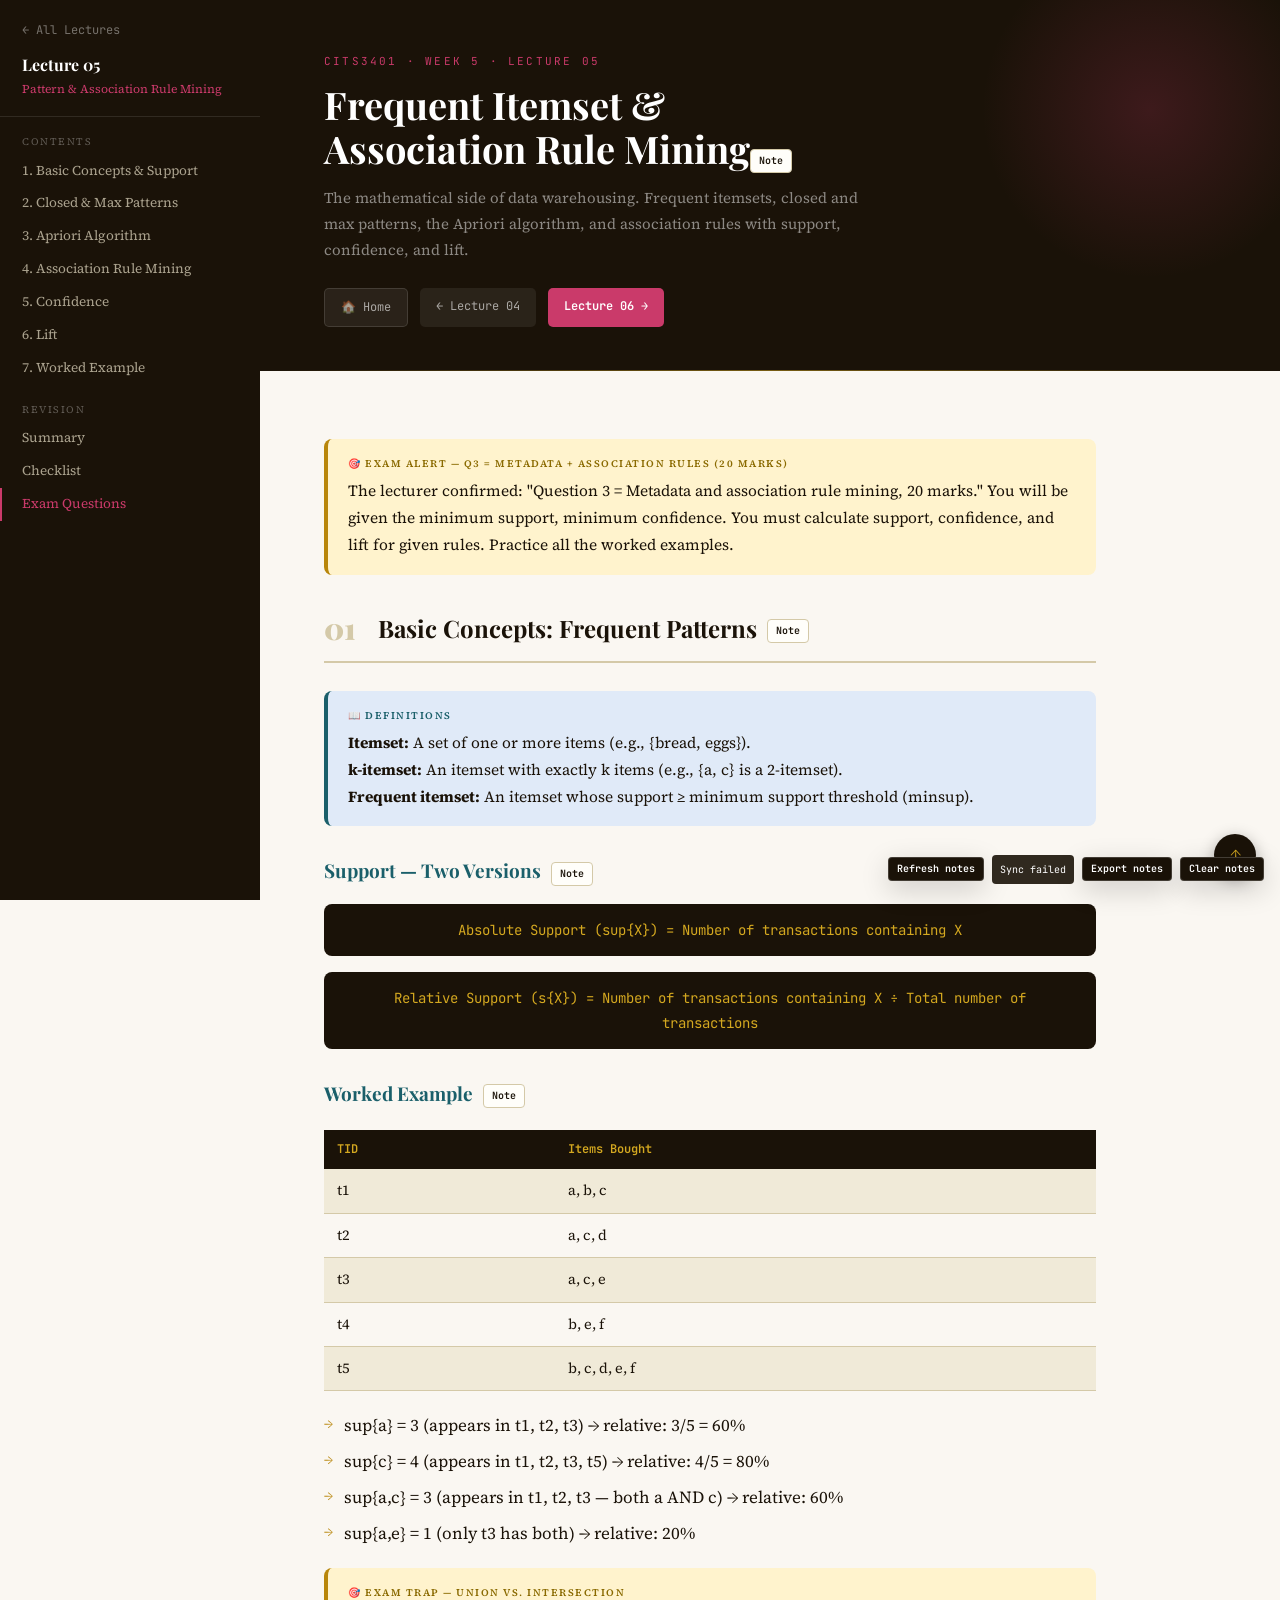
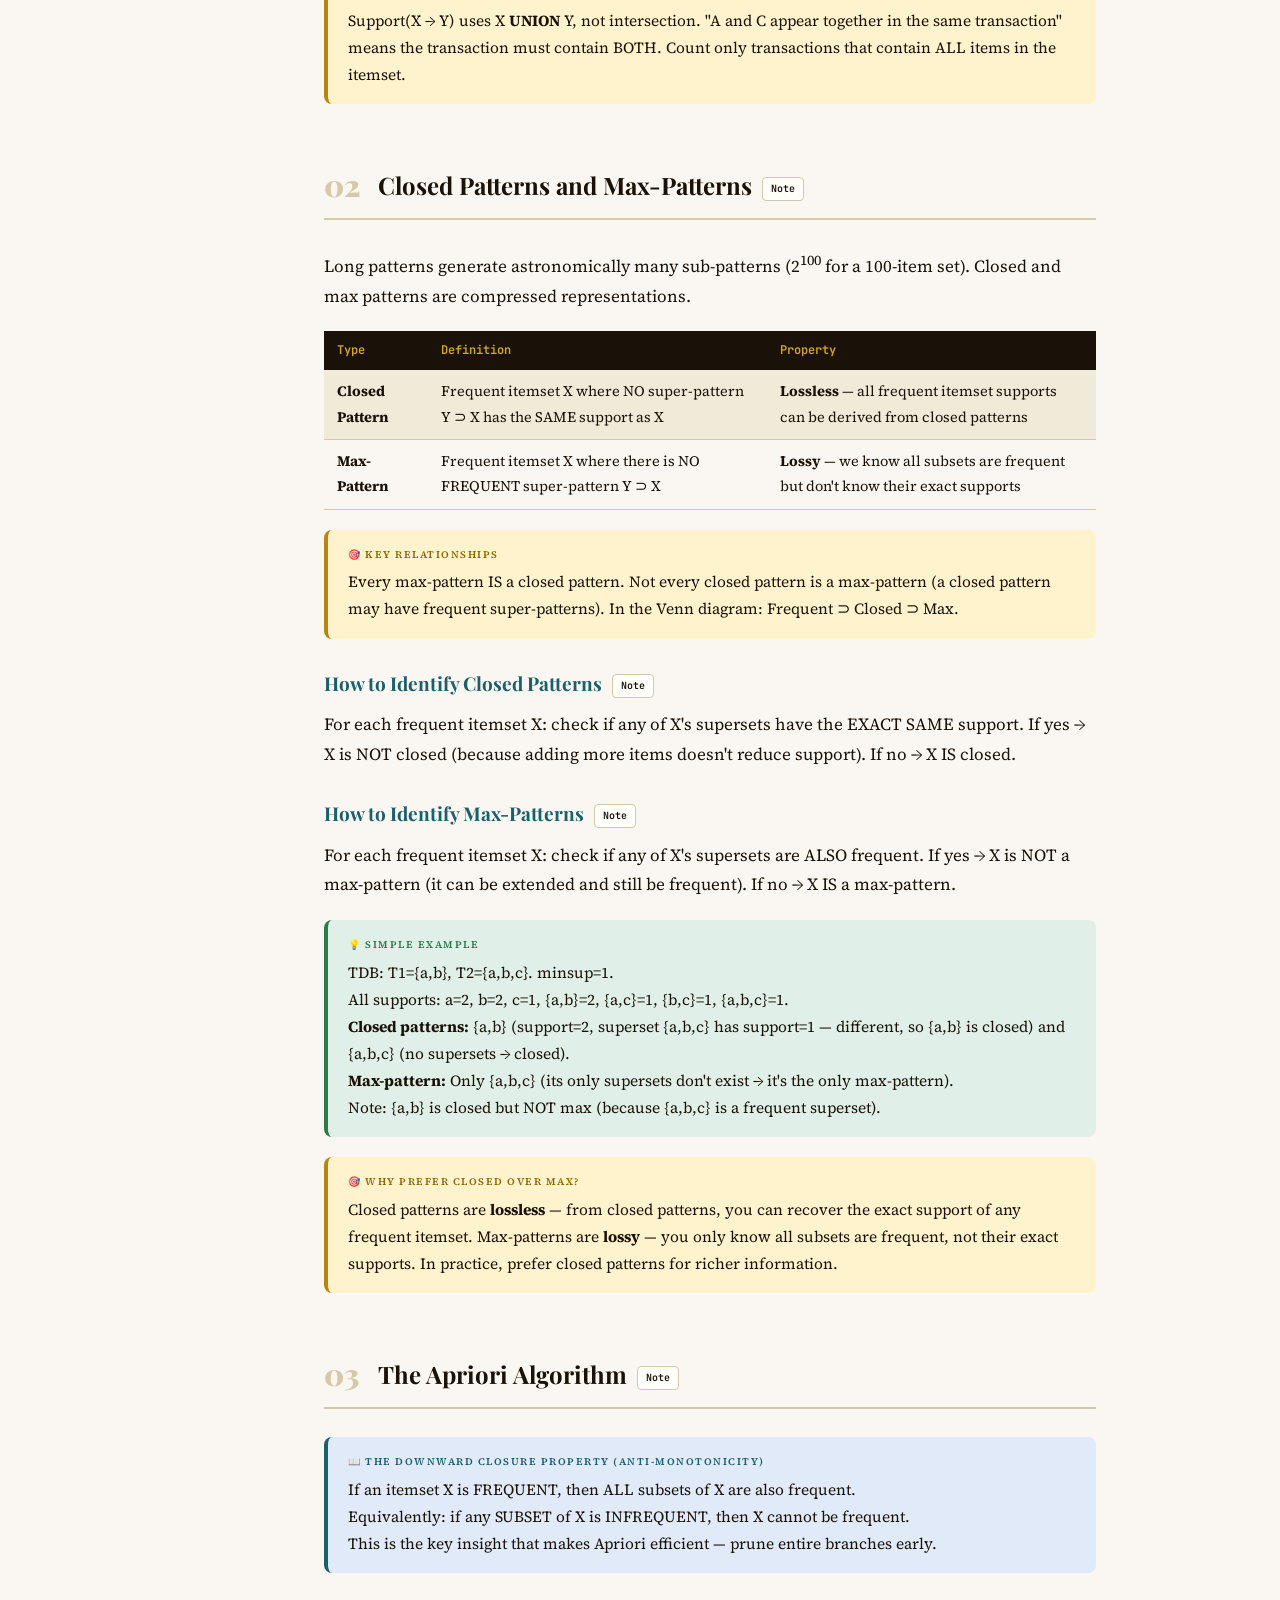
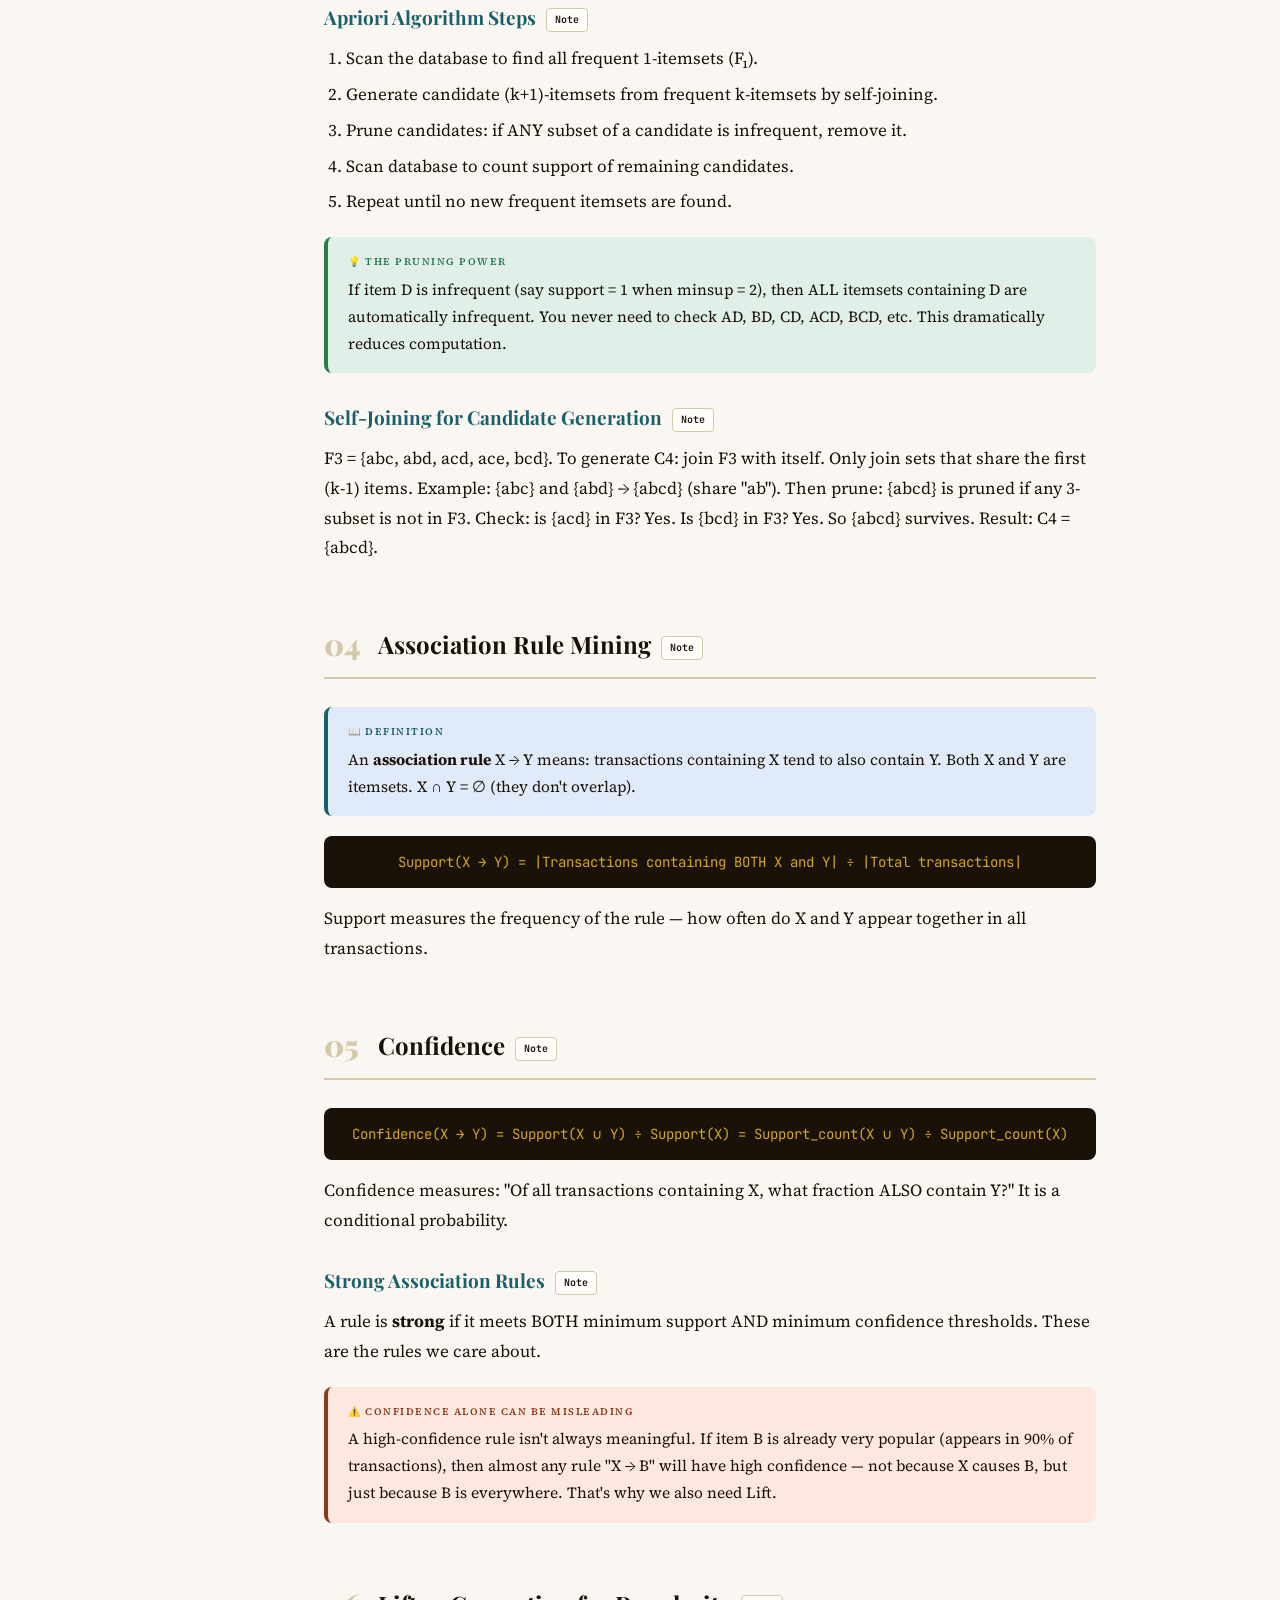
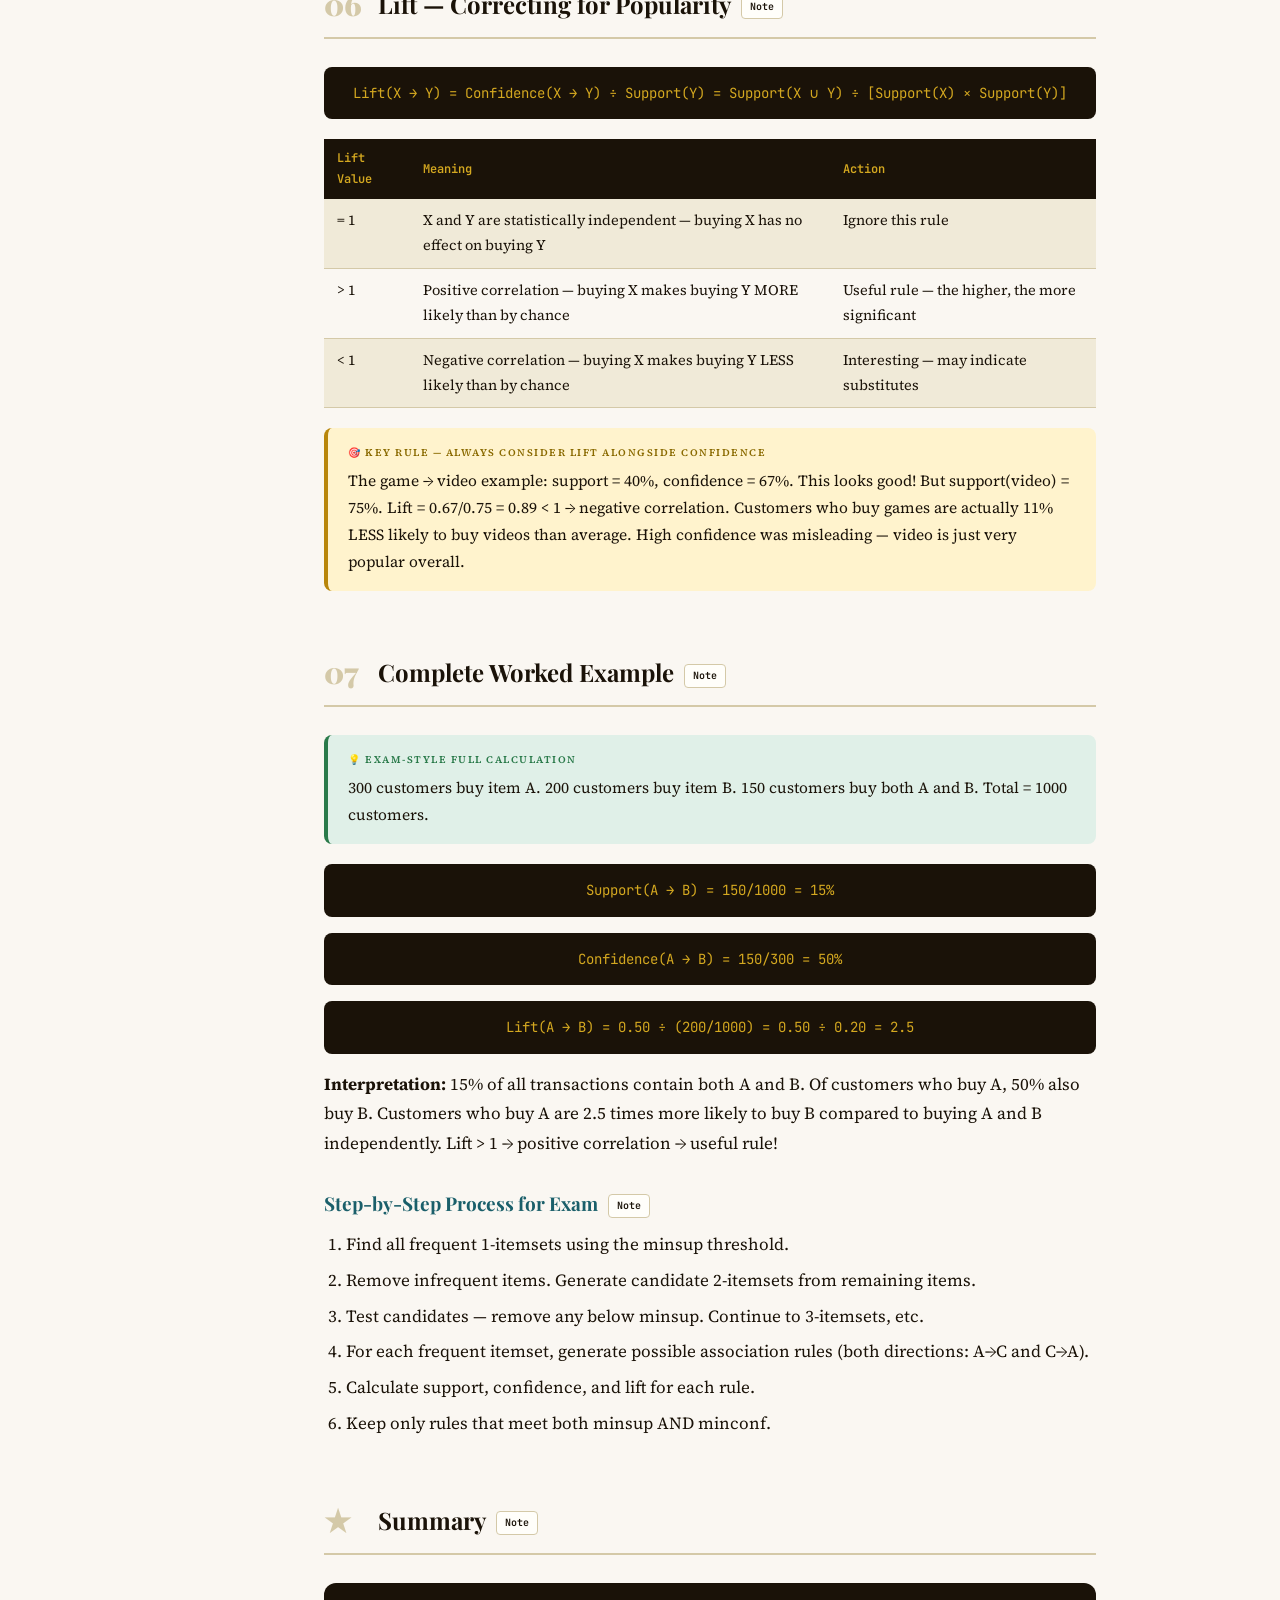
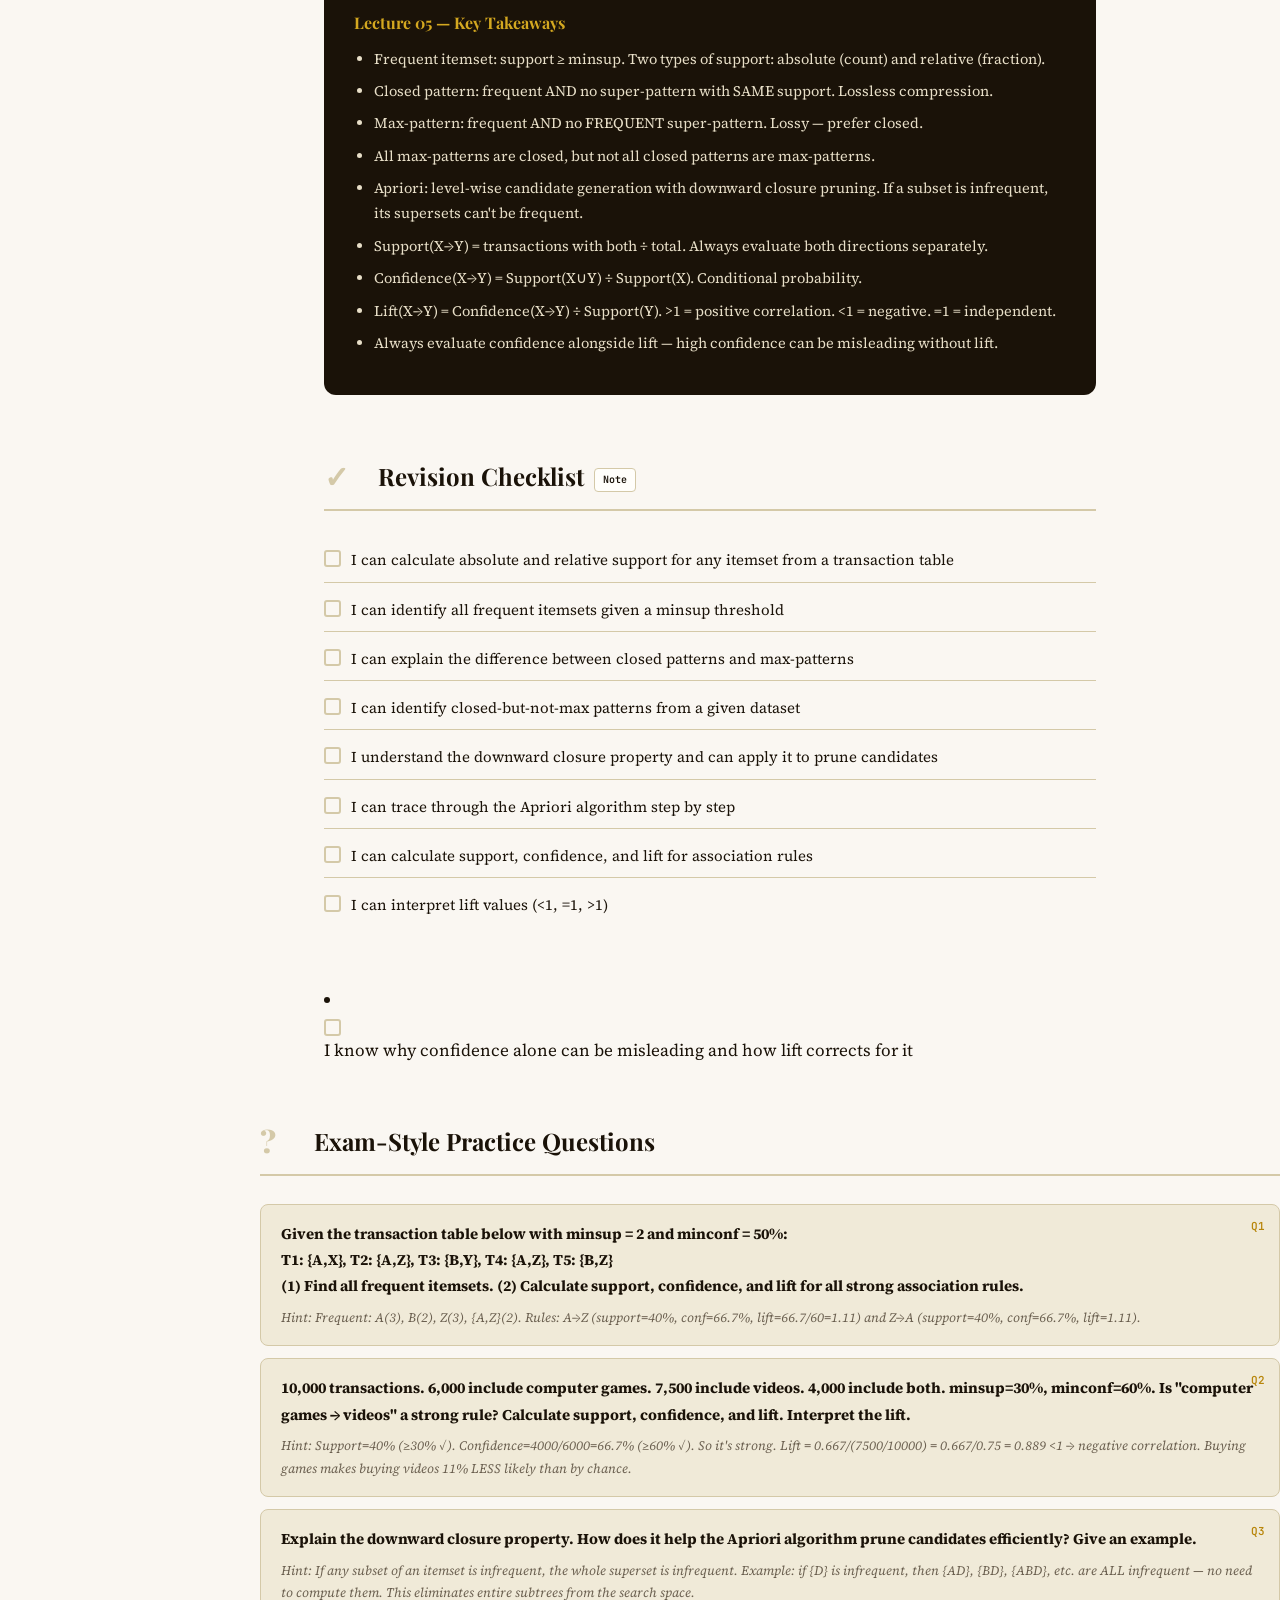
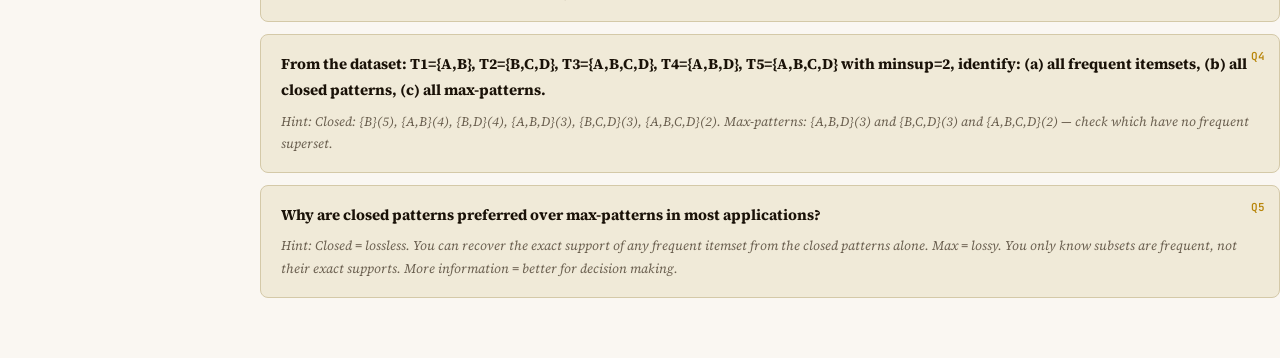
<file: lecture05.html>
<!DOCTYPE html>
<html lang="en">
<head>
<meta charset="UTF-8"><meta name="viewport" content="width=device-width, initial-scale=1.0">
<title>Lecture 05 – Pattern & Association Rule Mining | CITS3401</title>
<link href="https://fonts.googleapis.com/css2?family=Playfair+Display:wght@700;900&family=Source+Serif+4:ital,wght@0,300;0,400;0,600;1,400&family=JetBrains+Mono:wght@400;600&display=swap" rel="stylesheet">
<link rel="stylesheet" href="assets/css/styles.css">
<style>
  :root{--ink:#1a1208;--paper:#faf7f2;--cream:#f0ead8;--gold:#b8860b;--gold-light:#d4a820;--teal:#1a5f6a;--rust:#8b3a1a;--muted:#6b6050;--border:#d4c9a8;--sidebar-w:260px;--accent:#ca3a6a}
  *{box-sizing:border-box;margin:0;padding:0}
  body{font-family:'Source Serif 4',Georgia,serif;background:var(--paper);color:var(--ink);font-size:17px;line-height:1.75}
  .sidebar{position:fixed;top:0;left:0;width:var(--sidebar-w);height:100vh;background:var(--ink);color:#e8dfc8;overflow-y:auto;z-index:100;display:flex;flex-direction:column;padding:0 0 40px 0}
  .sidebar-brand{padding:20px 22px 16px;border-bottom:1px solid rgba(255,255,255,.1)}
  .sidebar-brand a{text-decoration:none;color:rgba(255,255,255,.4);font-size:12px;font-family:'JetBrains Mono',monospace;display:flex;align-items:center;gap:6px;margin-bottom:10px}
  .sidebar-brand a:hover{color:var(--gold-light)}
  .sidebar-brand strong{display:block;font-family:'Playfair Display',serif;font-size:16px;color:#fff}
  .sidebar-brand span{display:block;font-size:12px;color:var(--accent)}
  .nav-section{padding:16px 22px 4px;font-size:10px;letter-spacing:.15em;text-transform:uppercase;color:rgba(255,255,255,.3)}
  .nav-link{display:block;padding:7px 22px;color:rgba(232,223,200,.7);font-size:13.5px;text-decoration:none;line-height:1.4;transition:all .15s}
  .nav-link:hover{color:#fff;background:rgba(255,255,255,.06);padding-left:28px}
  .nav-link.active{color:var(--accent);border-left:2px solid var(--accent);padding-left:20px}
  .main{margin-left:var(--sidebar-w);min-height:100vh}
  .hero{background:var(--ink);color:#fff;padding:52px 64px 44px;position:relative;overflow:hidden}
  .hero::before{content:'';position:absolute;top:-60px;right:-40px;width:340px;height:340px;border-radius:50%;background:radial-gradient(circle,rgba(202,58,106,.2) 0%,transparent 70%)}
  .hero-eyebrow{font-size:11px;letter-spacing:.2em;text-transform:uppercase;color:var(--accent);margin-bottom:12px;font-family:'JetBrains Mono',monospace}
  .hero h1{font-family:'Playfair Display',serif;font-size:38px;line-height:1.15;margin-bottom:12px}
  .hero-sub{color:rgba(255,255,255,.5);font-size:15px;max-width:560px}
  .hero-nav{margin-top:24px;display:flex;gap:12px;flex-wrap:wrap}
  .hero-nav a{font-family:'JetBrains Mono',monospace;font-size:12px;padding:8px 16px;border-radius:5px;text-decoration:none;transition:all .15s}
  .hero-nav a.home{background:rgba(255,255,255,.07);color:rgba(255,255,255,.6);border:1px solid rgba(255,255,255,.12)}
  .hero-nav a.prev{background:rgba(255,255,255,.07);color:rgba(255,255,255,.6)}
  .hero-nav a.next{background:var(--accent);color:#fff;font-weight:600}
  .hero-nav a:hover{opacity:.85}
  .content{padding:48px 64px;max-width:900px}
  .section{margin-bottom:60px}
  .section-header{display:flex;align-items:center;gap:14px;margin-bottom:28px;padding-bottom:12px;border-bottom:2px solid var(--border)}
  .section-num{font-family:'Playfair Display',serif;font-size:30px;font-weight:900;color:var(--border);line-height:1;min-width:40px}
  .section-header h2{font-family:'Playfair Display',serif;font-size:24px;color:var(--ink)}
  h3{font-family:'Playfair Display',serif;font-size:19px;margin:28px 0 10px;color:var(--teal)}
  p{margin-bottom:13px}
  .callout{border-radius:8px;padding:16px 20px;margin:20px 0;border-left:4px solid}
  .callout.definition{background:#e0eaf8;border-color:var(--teal)}
  .callout.exam{background:#fff3cd;border-color:var(--gold)}
  .callout.warning{background:#fde8e0;border-color:var(--rust)}
  .callout.tip{background:#e0f0e8;border-color:#2a7a4a}
  .callout.lecturer{background:#f4e8f8;border-color:#7a3a7a}
  .callout-label{font-size:10px;letter-spacing:.15em;text-transform:uppercase;font-weight:600;margin-bottom:5px}
  .callout.definition .callout-label{color:var(--teal)}
  .callout.exam .callout-label{color:#8a6a00}
  .callout.warning .callout-label{color:var(--rust)}
  .callout.tip .callout-label{color:#2a7a4a}
  .callout.lecturer .callout-label{color:#7a3a7a}
  .callout p{margin:0;font-size:15.5px}
  .table-wrap{overflow-x:auto;margin:20px 0}
  table{width:100%;border-collapse:collapse;font-size:14.5px}
  th{background:var(--ink);color:var(--gold-light);padding:9px 13px;text-align:left;font-family:'JetBrains Mono',monospace;font-size:12px;font-weight:600}
  td{padding:9px 13px;border-bottom:1px solid var(--border);vertical-align:top}
  tr:nth-child(even) td{background:var(--cream)}
  ul,ol{padding-left:22px;margin-bottom:13px}
  li{margin-bottom:6px}
  ul.clean{list-style:none;padding-left:0}
  ul.clean li{padding-left:20px;position:relative}
  ul.clean li::before{content:'→';position:absolute;left:0;color:var(--gold);font-size:13px;top:2px}
  code{font-family:'JetBrains Mono',monospace;font-size:13px;background:var(--cream);border:1px solid var(--border);border-radius:4px;padding:2px 6px;color:var(--rust)}
  .formula{background:var(--ink);color:var(--gold-light);border-radius:8px;padding:14px 20px;margin:16px 0;font-family:'JetBrains Mono',monospace;font-size:14px;text-align:center}
  .summary-box{background:var(--ink);color:#e8dfc8;border-radius:12px;padding:26px 30px;margin:28px 0}
  .summary-box h3{color:var(--gold-light);margin-top:0;font-size:16px}
  .summary-box ul{padding-left:20px}
  .summary-box li{margin-bottom:7px;font-size:14.5px}
  .quiz{counter-reset:quiz}
  .quiz-item{background:var(--cream);border:1px solid var(--border);border-radius:8px;padding:16px 20px;margin-bottom:12px;counter-increment:quiz;position:relative}
  .quiz-item::before{content:'Q' counter(quiz);font-family:'JetBrains Mono',monospace;font-size:11px;font-weight:600;color:var(--gold);position:absolute;top:12px;right:14px}
  .quiz-item p{margin:0;font-size:15px}
  .quiz-item .hint{font-size:13px;color:var(--muted);margin-top:7px;font-style:italic}
  .checklist{list-style:none;padding:0}
  .checklist li{display:flex;align-items:flex-start;gap:10px;padding:8px 0;border-bottom:1px solid var(--border);font-size:15px}
  .checklist li:last-child{border:none}
  .check-box{width:17px;height:17px;min-width:17px;border:2px solid var(--border);border-radius:3px;margin-top:3px}
  .scroll-top{position:fixed;bottom:24px;right:24px;width:42px;height:42px;background:var(--ink);color:var(--gold-light);border:none;border-radius:50%;cursor:pointer;font-size:17px;display:flex;align-items:center;justify-content:center;box-shadow:0 4px 16px rgba(0,0,0,.3);text-decoration:none}
  @media(max-width:900px){.sidebar{display:none}.main{margin-left:0}.content,.hero{padding:28px}}
</style>
</head>
<body>
<nav class="sidebar">
  <div class="sidebar-brand">
    <a href="index.html">← All Lectures</a>
    <strong>Lecture 05</strong><span>Pattern & Association Rule Mining</span>
  </div>
  <div class="nav-section">Contents</div>
  <a class="nav-link" href="#basic">1. Basic Concepts & Support</a>
  <a class="nav-link" href="#closed-max">2. Closed & Max Patterns</a>
  <a class="nav-link" href="#apriori">3. Apriori Algorithm</a>
  <a class="nav-link" href="#association">4. Association Rule Mining</a>
  <a class="nav-link" href="#confidence">5. Confidence</a>
  <a class="nav-link" href="#lift">6. Lift</a>
  <a class="nav-link" href="#worked">7. Worked Example</a>
  <div class="nav-section">Revision</div>
  <a class="nav-link" href="#summary">Summary</a>
  <a class="nav-link" href="#checklist">Checklist</a>
  <a class="nav-link" href="#questions">Exam Questions</a>
</nav>
<div class="main">
  <div class="hero">
    <div class="hero-eyebrow">CITS3401 · Week 5 · Lecture 05</div>
    <h1>Frequent Itemset &amp;<br>Association Rule Mining</h1>
    <p class="hero-sub">The mathematical side of data warehousing. Frequent itemsets, closed and max patterns, the Apriori algorithm, and association rules with support, confidence, and lift.</p>
    <div class="hero-nav">
      <a class="home" href="index.html">🏠 Home</a>
      <a class="prev" href="lecture04.html">← Lecture 04</a>
      <a class="next" href="Lecture06.html">Lecture 06 →</a>
    </div>
  </div>
  <div class="content">

    <div class="callout exam" style="margin-bottom:32px;">
      <div class="callout-label">🎯 Exam Alert — Q3 = Metadata + Association Rules (20 marks)</div>
      <p>The lecturer confirmed: "Question 3 = Metadata and association rule mining, 20 marks." You will be given the minimum support, minimum confidence. You must calculate support, confidence, and lift for given rules. Practice all the worked examples.</p>
    </div>

    <div class="section" id="basic">
      <div class="section-header"><div class="section-num">01</div><h2>Basic Concepts: Frequent Patterns</h2></div>
      <div class="callout definition">
        <div class="callout-label">📖 Definitions</div>
        <p><strong>Itemset:</strong> A set of one or more items (e.g., {bread, eggs}).<br>
        <strong>k-itemset:</strong> An itemset with exactly k items (e.g., {a, c} is a 2-itemset).<br>
        <strong>Frequent itemset:</strong> An itemset whose support ≥ minimum support threshold (minsup).</p>
      </div>
      <h3>Support — Two Versions</h3>
      <div class="formula">Absolute Support (sup{X}) = Number of transactions containing X</div>
      <div class="formula">Relative Support (s{X}) = Number of transactions containing X ÷ Total number of transactions</div>
      <h3>Worked Example</h3>
      <div class="table-wrap"><table>
        <tr><th>TID</th><th>Items Bought</th></tr>
        <tr><td>t1</td><td>a, b, c</td></tr>
        <tr><td>t2</td><td>a, c, d</td></tr>
        <tr><td>t3</td><td>a, c, e</td></tr>
        <tr><td>t4</td><td>b, e, f</td></tr>
        <tr><td>t5</td><td>b, c, d, e, f</td></tr>
      </table></div>
      <ul class="clean">
        <li>sup{a} = 3 (appears in t1, t2, t3) → relative: 3/5 = 60%</li>
        <li>sup{c} = 4 (appears in t1, t2, t3, t5) → relative: 4/5 = 80%</li>
        <li>sup{a,c} = 3 (appears in t1, t2, t3 — both a AND c) → relative: 60%</li>
        <li>sup{a,e} = 1 (only t3 has both) → relative: 20%</li>
      </ul>
      <div class="callout exam">
        <div class="callout-label">🎯 Exam Trap — Union vs. Intersection</div>
        <p>Support(X → Y) uses X <strong>UNION</strong> Y, not intersection. "A and C appear together in the same transaction" means the transaction must contain BOTH. Count only transactions that contain ALL items in the itemset.</p>
      </div>
    </div>

    <div class="section" id="closed-max">
      <div class="section-header"><div class="section-num">02</div><h2>Closed Patterns and Max-Patterns</h2></div>
      <p>Long patterns generate astronomically many sub-patterns (2<sup>100</sup> for a 100-item set). Closed and max patterns are compressed representations.</p>
      <div class="table-wrap"><table>
        <tr><th>Type</th><th>Definition</th><th>Property</th></tr>
        <tr><td><strong>Closed Pattern</strong></td><td>Frequent itemset X where NO super-pattern Y ⊃ X has the SAME support as X</td><td><strong>Lossless</strong> — all frequent itemset supports can be derived from closed patterns</td></tr>
        <tr><td><strong>Max-Pattern</strong></td><td>Frequent itemset X where there is NO FREQUENT super-pattern Y ⊃ X</td><td><strong>Lossy</strong> — we know all subsets are frequent but don't know their exact supports</td></tr>
      </table></div>
      <div class="callout exam">
        <div class="callout-label">🎯 Key Relationships</div>
        <p>Every max-pattern IS a closed pattern. Not every closed pattern is a max-pattern (a closed pattern may have frequent super-patterns). In the Venn diagram: Frequent ⊃ Closed ⊃ Max.</p>
      </div>
      <h3>How to Identify Closed Patterns</h3>
      <p>For each frequent itemset X: check if any of X's supersets have the EXACT SAME support. If yes → X is NOT closed (because adding more items doesn't reduce support). If no → X IS closed.</p>
      <h3>How to Identify Max-Patterns</h3>
      <p>For each frequent itemset X: check if any of X's supersets are ALSO frequent. If yes → X is NOT a max-pattern (it can be extended and still be frequent). If no → X IS a max-pattern.</p>
      <div class="callout tip">
        <div class="callout-label">💡 Simple Example</div>
        <p>TDB: T1={a,b}, T2={a,b,c}. minsup=1.<br>
        All supports: a=2, b=2, c=1, {a,b}=2, {a,c}=1, {b,c}=1, {a,b,c}=1.<br>
        <strong>Closed patterns:</strong> {a,b} (support=2, superset {a,b,c} has support=1 — different, so {a,b} is closed) and {a,b,c} (no supersets → closed).<br>
        <strong>Max-pattern:</strong> Only {a,b,c} (its only supersets don't exist → it's the only max-pattern).<br>
        Note: {a,b} is closed but NOT max (because {a,b,c} is a frequent superset).</p>
      </div>
      <div class="callout exam">
        <div class="callout-label">🎯 Why Prefer Closed Over Max?</div>
        <p>Closed patterns are <strong>lossless</strong> — from closed patterns, you can recover the exact support of any frequent itemset. Max-patterns are <strong>lossy</strong> — you only know all subsets are frequent, not their exact supports. In practice, prefer closed patterns for richer information.</p>
      </div>
    </div>

    <div class="section" id="apriori">
      <div class="section-header"><div class="section-num">03</div><h2>The Apriori Algorithm</h2></div>
      <div class="callout definition">
        <div class="callout-label">📖 The Downward Closure Property (Anti-monotonicity)</div>
        <p>If an itemset X is FREQUENT, then ALL subsets of X are also frequent.<br>
        Equivalently: if any SUBSET of X is INFREQUENT, then X cannot be frequent.<br>
        This is the key insight that makes Apriori efficient — prune entire branches early.</p>
      </div>
      <h3>Apriori Algorithm Steps</h3>
      <ol>
        <li>Scan the database to find all frequent 1-itemsets (F₁).</li>
        <li>Generate candidate (k+1)-itemsets from frequent k-itemsets by self-joining.</li>
        <li>Prune candidates: if ANY subset of a candidate is infrequent, remove it.</li>
        <li>Scan database to count support of remaining candidates.</li>
        <li>Repeat until no new frequent itemsets are found.</li>
      </ol>
      <div class="callout tip">
        <div class="callout-label">💡 The Pruning Power</div>
        <p>If item D is infrequent (say support = 1 when minsup = 2), then ALL itemsets containing D are automatically infrequent. You never need to check AD, BD, CD, ACD, BCD, etc. This dramatically reduces computation.</p>
      </div>
      <h3>Self-Joining for Candidate Generation</h3>
      <p>F3 = {abc, abd, acd, ace, bcd}. To generate C4: join F3 with itself. Only join sets that share the first (k-1) items. Example: {abc} and {abd} → {abcd} (share "ab"). Then prune: {abcd} is pruned if any 3-subset is not in F3. Check: is {acd} in F3? Yes. Is {bcd} in F3? Yes. So {abcd} survives. Result: C4 = {abcd}.</p>
    </div>

    <div class="section" id="association">
      <div class="section-header"><div class="section-num">04</div><h2>Association Rule Mining</h2></div>
      <div class="callout definition">
        <div class="callout-label">📖 Definition</div>
        <p>An <strong>association rule</strong> X → Y means: transactions containing X tend to also contain Y. Both X and Y are itemsets. X ∩ Y = ∅ (they don't overlap).</p>
      </div>
      <div class="formula">Support(X → Y) = |Transactions containing BOTH X and Y| ÷ |Total transactions|</div>
      <p>Support measures the frequency of the rule — how often do X and Y appear together in all transactions.</p>
    </div>

    <div class="section" id="confidence">
      <div class="section-header"><div class="section-num">05</div><h2>Confidence</h2></div>
      <div class="formula">Confidence(X → Y) = Support(X ∪ Y) ÷ Support(X) = Support_count(X ∪ Y) ÷ Support_count(X)</div>
      <p>Confidence measures: "Of all transactions containing X, what fraction ALSO contain Y?" It is a conditional probability.</p>
      <h3>Strong Association Rules</h3>
      <p>A rule is <strong>strong</strong> if it meets BOTH minimum support AND minimum confidence thresholds. These are the rules we care about.</p>
      <div class="callout warning">
        <div class="callout-label">⚠️ Confidence Alone Can Be Misleading</div>
        <p>A high-confidence rule isn't always meaningful. If item B is already very popular (appears in 90% of transactions), then almost any rule "X → B" will have high confidence — not because X causes B, but just because B is everywhere. That's why we also need Lift.</p>
      </div>
    </div>

    <div class="section" id="lift">
      <div class="section-header"><div class="section-num">06</div><h2>Lift — Correcting for Popularity</h2></div>
      <div class="formula">Lift(X → Y) = Confidence(X → Y) ÷ Support(Y) = Support(X ∪ Y) ÷ [Support(X) × Support(Y)]</div>
      <div class="table-wrap"><table>
        <tr><th>Lift Value</th><th>Meaning</th><th>Action</th></tr>
        <tr><td>= 1</td><td>X and Y are statistically independent — buying X has no effect on buying Y</td><td>Ignore this rule</td></tr>
        <tr><td>&gt; 1</td><td>Positive correlation — buying X makes buying Y MORE likely than by chance</td><td>Useful rule — the higher, the more significant</td></tr>
        <tr><td>&lt; 1</td><td>Negative correlation — buying X makes buying Y LESS likely than by chance</td><td>Interesting — may indicate substitutes</td></tr>
      </table></div>
      <div class="callout exam">
        <div class="callout-label">🎯 Key Rule — Always Consider Lift Alongside Confidence</div>
        <p>The game → video example: support = 40%, confidence = 67%. This looks good! But support(video) = 75%. Lift = 0.67/0.75 = 0.89 &lt; 1 → negative correlation. Customers who buy games are actually 11% LESS likely to buy videos than average. High confidence was misleading — video is just very popular overall.</p>
      </div>
    </div>

    <div class="section" id="worked">
      <div class="section-header"><div class="section-num">07</div><h2>Complete Worked Example</h2></div>
      <div class="callout tip">
        <div class="callout-label">💡 Exam-Style Full Calculation</div>
        <p>300 customers buy item A. 200 customers buy item B. 150 customers buy both A and B. Total = 1000 customers.</p>
      </div>
      <div class="formula">Support(A → B) = 150/1000 = 15%</div>
      <div class="formula">Confidence(A → B) = 150/300 = 50%</div>
      <div class="formula">Lift(A → B) = 0.50 ÷ (200/1000) = 0.50 ÷ 0.20 = 2.5</div>
      <p><strong>Interpretation:</strong> 15% of all transactions contain both A and B. Of customers who buy A, 50% also buy B. Customers who buy A are 2.5 times more likely to buy B compared to buying A and B independently. Lift &gt; 1 → positive correlation → useful rule!</p>
      <h3>Step-by-Step Process for Exam</h3>
      <ol>
        <li>Find all frequent 1-itemsets using the minsup threshold.</li>
        <li>Remove infrequent items. Generate candidate 2-itemsets from remaining items.</li>
        <li>Test candidates — remove any below minsup. Continue to 3-itemsets, etc.</li>
        <li>For each frequent itemset, generate possible association rules (both directions: A→C and C→A).</li>
        <li>Calculate support, confidence, and lift for each rule.</li>
        <li>Keep only rules that meet both minsup AND minconf.</li>
      </ol>
    </div>

    <div class="section" id="summary">
      <div class="section-header"><div class="section-num">★</div><h2>Summary</h2></div>
      <div class="summary-box">
        <h3>Lecture 05 — Key Takeaways</h3>
        <ul>
          <li>Frequent itemset: support ≥ minsup. Two types of support: absolute (count) and relative (fraction).</li>
          <li>Closed pattern: frequent AND no super-pattern with SAME support. Lossless compression.</li>
          <li>Max-pattern: frequent AND no FREQUENT super-pattern. Lossy — prefer closed.</li>
          <li>All max-patterns are closed, but not all closed patterns are max-patterns.</li>
          <li>Apriori: level-wise candidate generation with downward closure pruning. If a subset is infrequent, its supersets can't be frequent.</li>
          <li>Support(X→Y) = transactions with both ÷ total. Always evaluate both directions separately.</li>
          <li>Confidence(X→Y) = Support(X∪Y) ÷ Support(X). Conditional probability.</li>
          <li>Lift(X→Y) = Confidence(X→Y) ÷ Support(Y). &gt;1 = positive correlation. &lt;1 = negative. =1 = independent.</li>
          <li>Always evaluate confidence alongside lift — high confidence can be misleading without lift.</li>
        </ul>
      </div>
    </div>

    <div class="section" id="checklist">
      <div class="section-header"><div class="section-num">✓</div><h2>Revision Checklist</h2></div>
      <ul class="checklist">
        <li><div class="check-box"></div>I can calculate absolute and relative support for any itemset from a transaction table</li>
        <li><div class="check-box"></div>I can identify all frequent itemsets given a minsup threshold</li>
        <li><div class="check-box"></div>I can explain the difference between closed patterns and max-patterns</li>
        <li><div class="check-box"></div>I can identify closed-but-not-max patterns from a given dataset</li>
        <li><div class="check-box"></div>I understand the downward closure property and can apply it to prune candidates</li>
        <li><div class="check-box"></div>I can trace through the Apriori algorithm step by step</li>
        <li><div class="check-box"></div>I can calculate support, confidence, and lift for association rules</li>
        <li><div class="check-box"></div>I can interpret lift values (&lt;1, =1, &gt;1)</div></li>
        <li><div class="check-box"></div>I know why confidence alone can be misleading and how lift corrects for it</li>
      </ul>
    </div>

    <div class="section" id="questions">
      <div class="section-header"><div class="section-num">?</div><h2>Exam-Style Practice Questions</h2></div>
      <div class="quiz">
        <div class="quiz-item">
          <p><strong>Given the transaction table below with minsup = 2 and minconf = 50%:<br>T1: {A,X}, T2: {A,Z}, T3: {B,Y}, T4: {A,Z}, T5: {B,Z}<br>(1) Find all frequent itemsets. (2) Calculate support, confidence, and lift for all strong association rules.</strong></p>
          <p class="hint">Hint: Frequent: A(3), B(2), Z(3), {A,Z}(2). Rules: A→Z (support=40%, conf=66.7%, lift=66.7/60=1.11) and Z→A (support=40%, conf=66.7%, lift=1.11).</p>
        </div>
        <div class="quiz-item">
          <p><strong>10,000 transactions. 6,000 include computer games. 7,500 include videos. 4,000 include both. minsup=30%, minconf=60%. Is "computer games → videos" a strong rule? Calculate support, confidence, and lift. Interpret the lift.</strong></p>
          <p class="hint">Hint: Support=40% (≥30% ✓). Confidence=4000/6000=66.7% (≥60% ✓). So it's strong. Lift = 0.667/(7500/10000) = 0.667/0.75 = 0.889 &lt;1 → negative correlation. Buying games makes buying videos 11% LESS likely than by chance.</p>
        </div>
        <div class="quiz-item">
          <p><strong>Explain the downward closure property. How does it help the Apriori algorithm prune candidates efficiently? Give an example.</strong></p>
          <p class="hint">Hint: If any subset of an itemset is infrequent, the whole superset is infrequent. Example: if {D} is infrequent, then {AD}, {BD}, {ABD}, etc. are ALL infrequent — no need to compute them. This eliminates entire subtrees from the search space.</p>
        </div>
        <div class="quiz-item">
          <p><strong>From the dataset: T1={A,B}, T2={B,C,D}, T3={A,B,C,D}, T4={A,B,D}, T5={A,B,C,D} with minsup=2, identify: (a) all frequent itemsets, (b) all closed patterns, (c) all max-patterns.</strong></p>
          <p class="hint">Hint: Closed: {B}(5), {A,B}(4), {B,D}(4), {A,B,D}(3), {B,C,D}(3), {A,B,C,D}(2). Max-patterns: {A,B,D}(3) and {B,C,D}(3) and {A,B,C,D}(2) — check which have no frequent superset.</p>
        </div>
        <div class="quiz-item">
          <p><strong>Why are closed patterns preferred over max-patterns in most applications?</strong></p>
          <p class="hint">Hint: Closed = lossless. You can recover the exact support of any frequent itemset from the closed patterns alone. Max = lossy. You only know subsets are frequent, not their exact supports. More information = better for decision making.</p>
        </div>
      </div>
    </div>

  </div>
</div>
<a class="scroll-top" href="#">↑</a>
<script src="assets/js/supabase-config.js"></script>
<script src="assets/js/notes.js"></script>
</body>
</html>
</file>
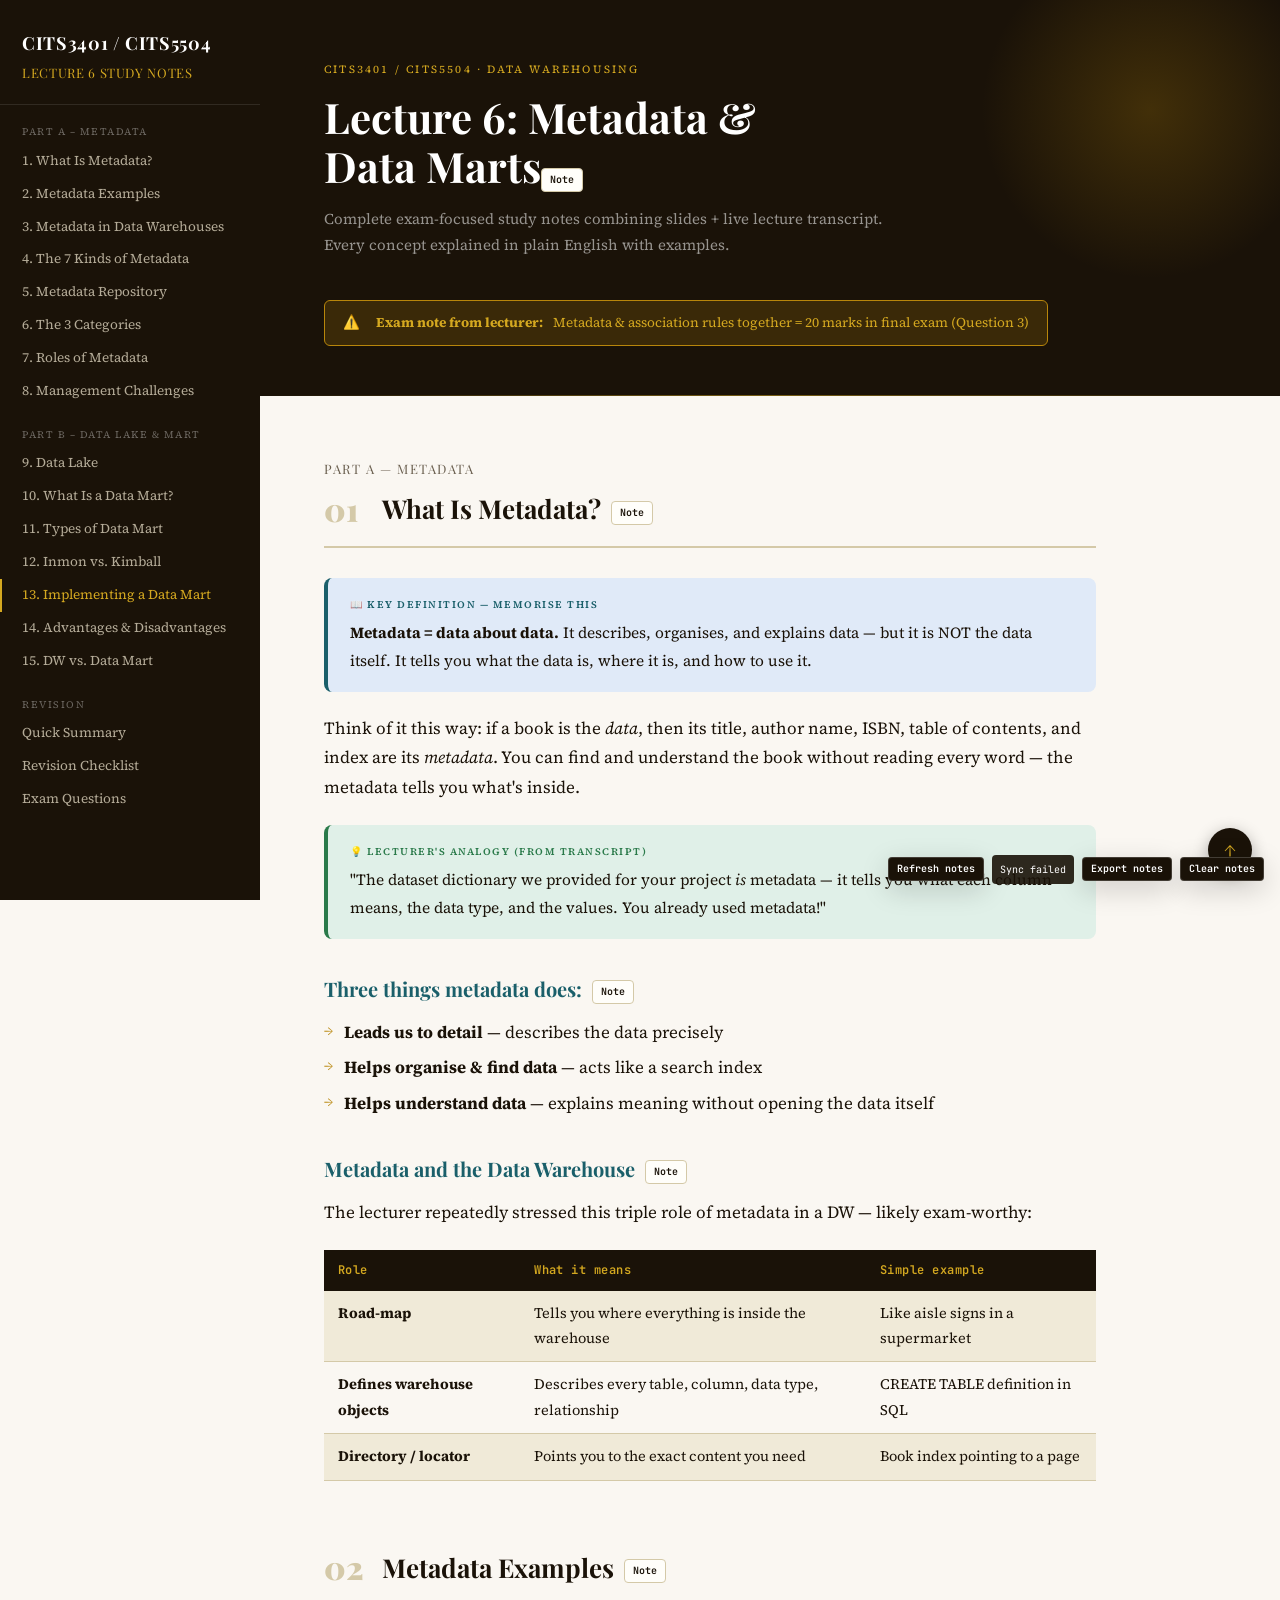
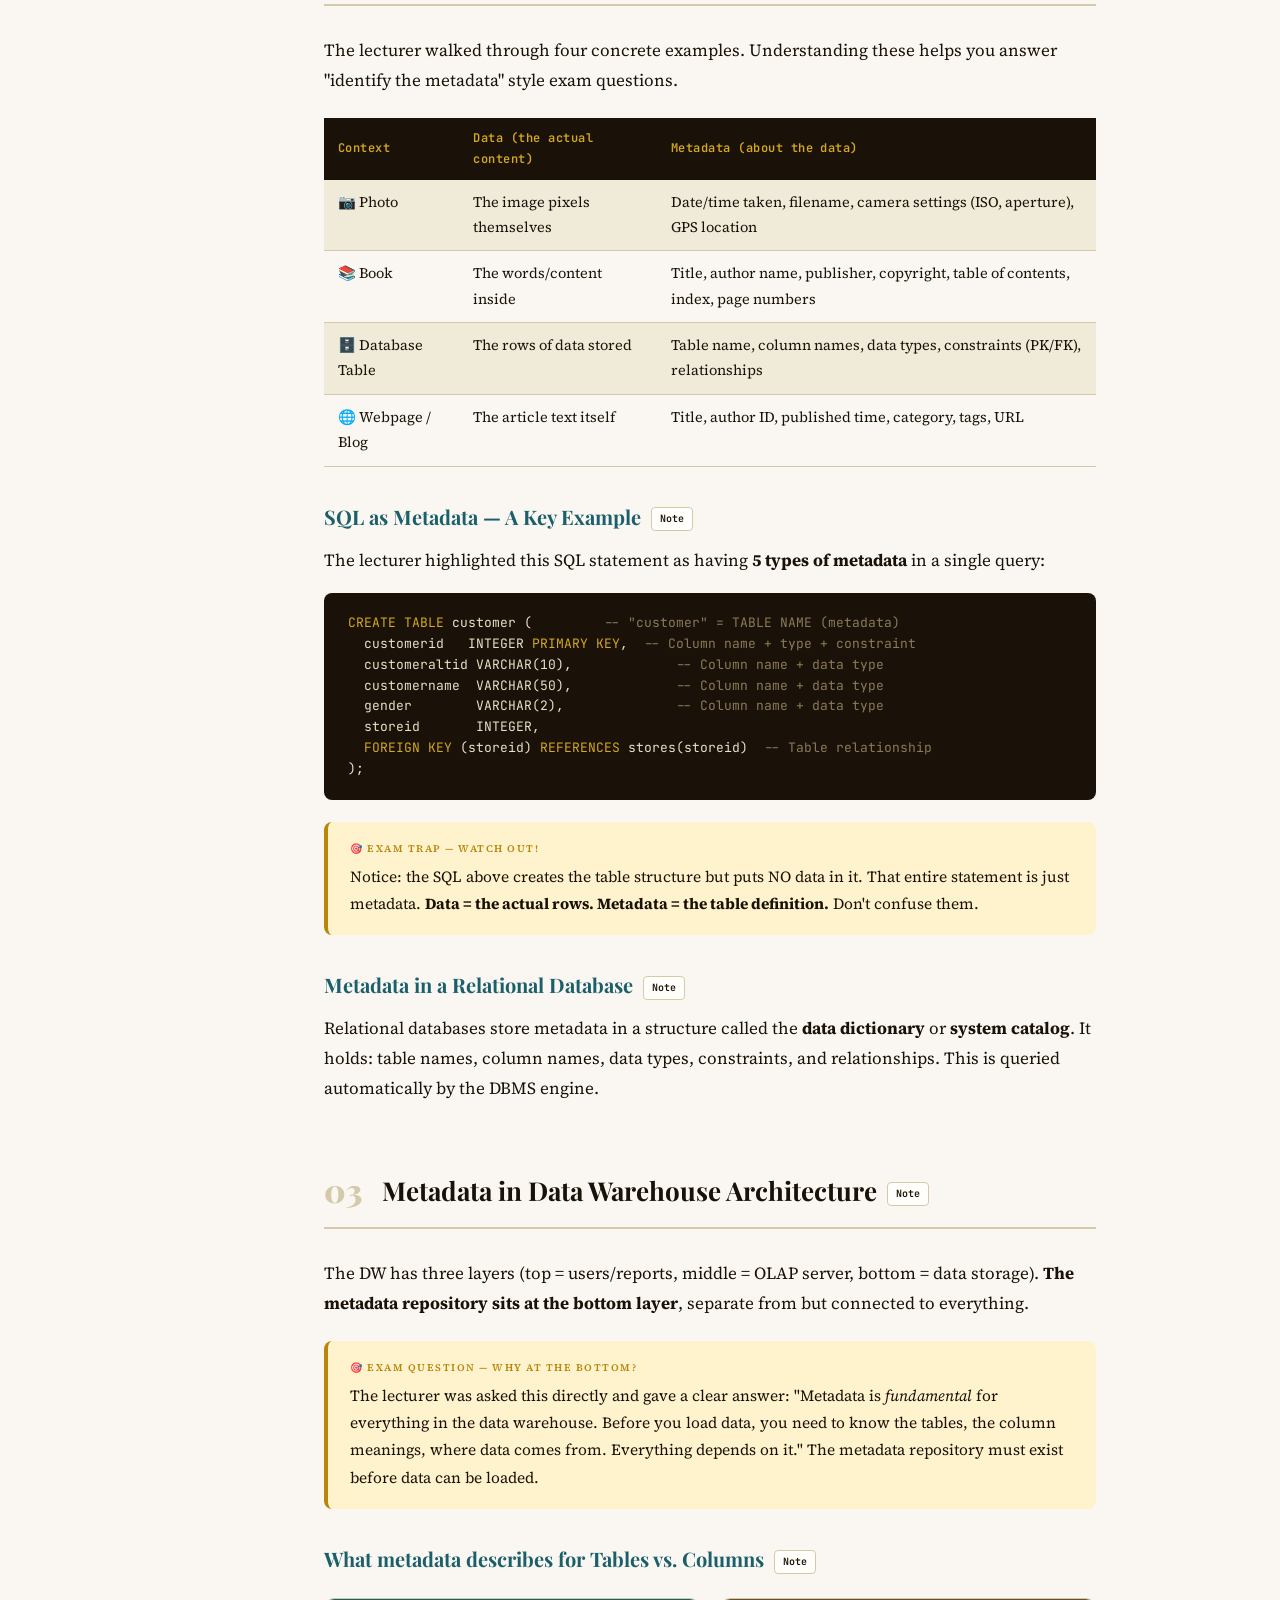
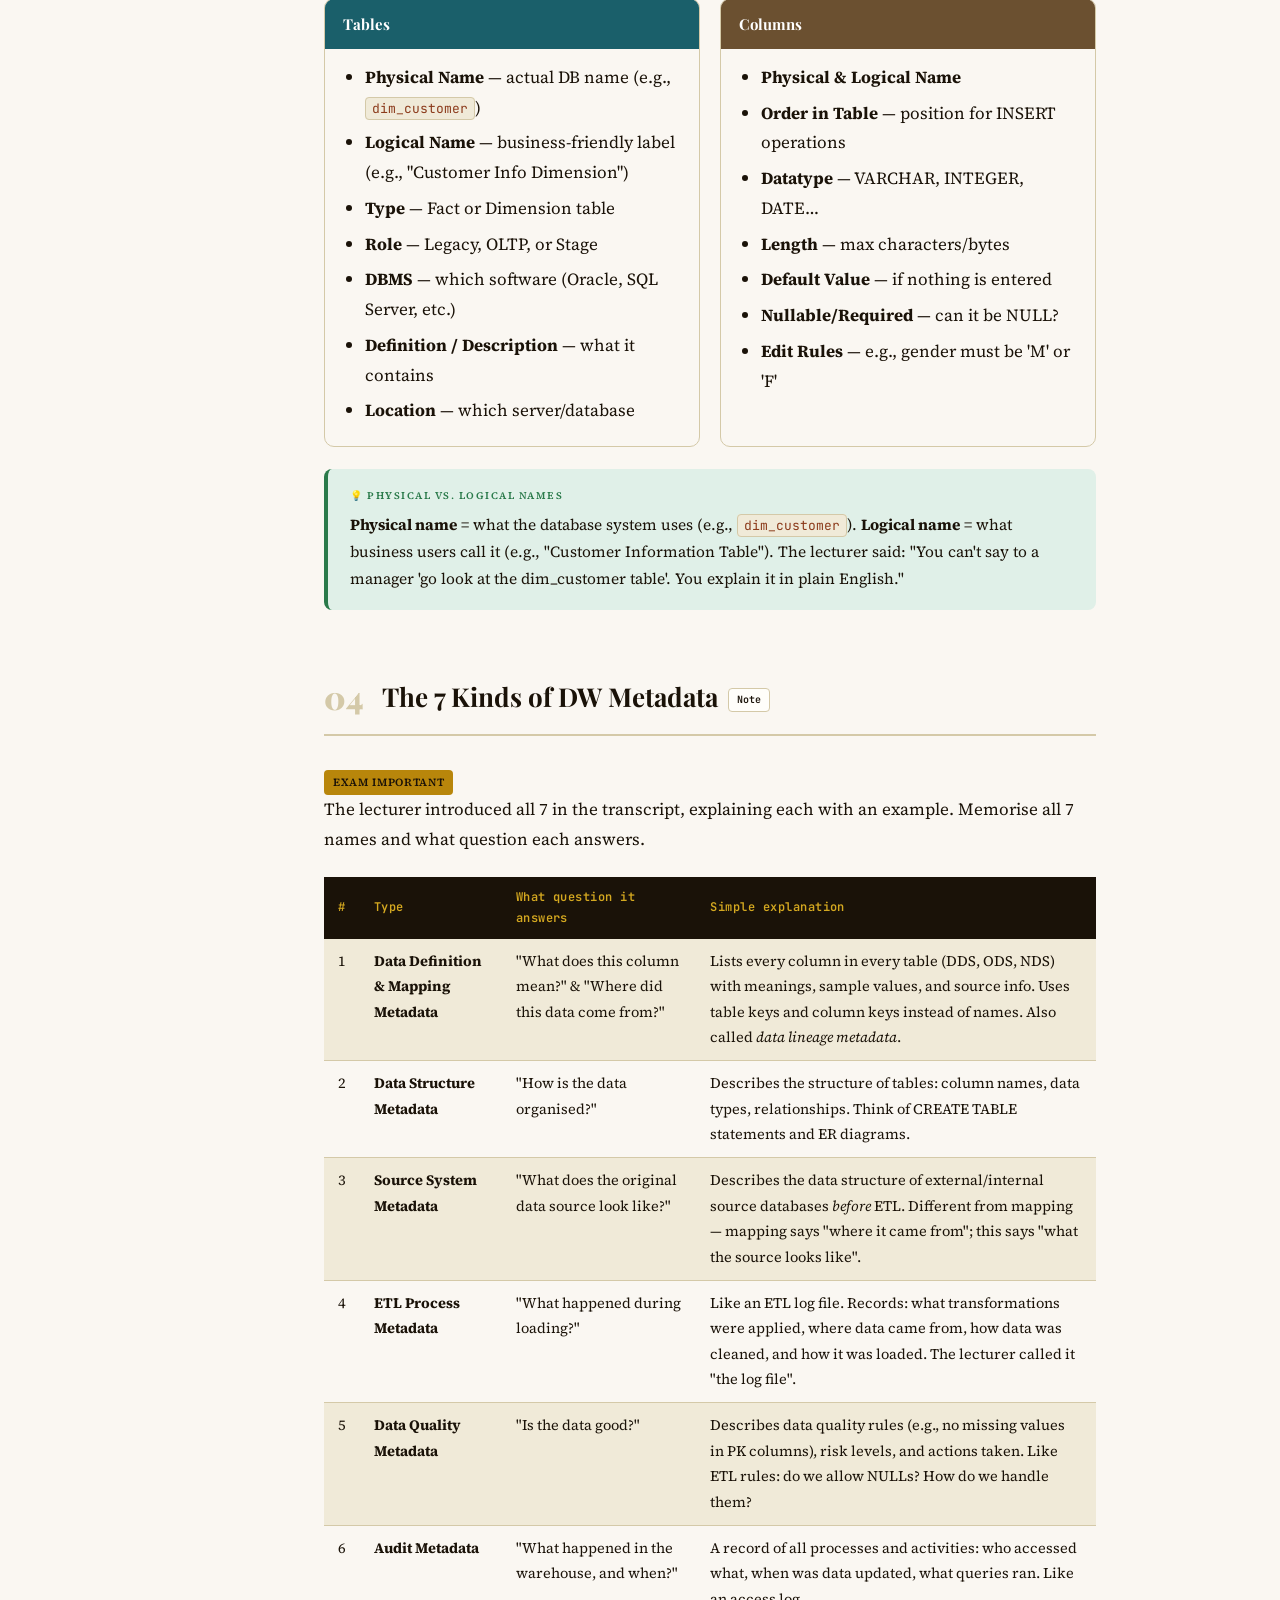
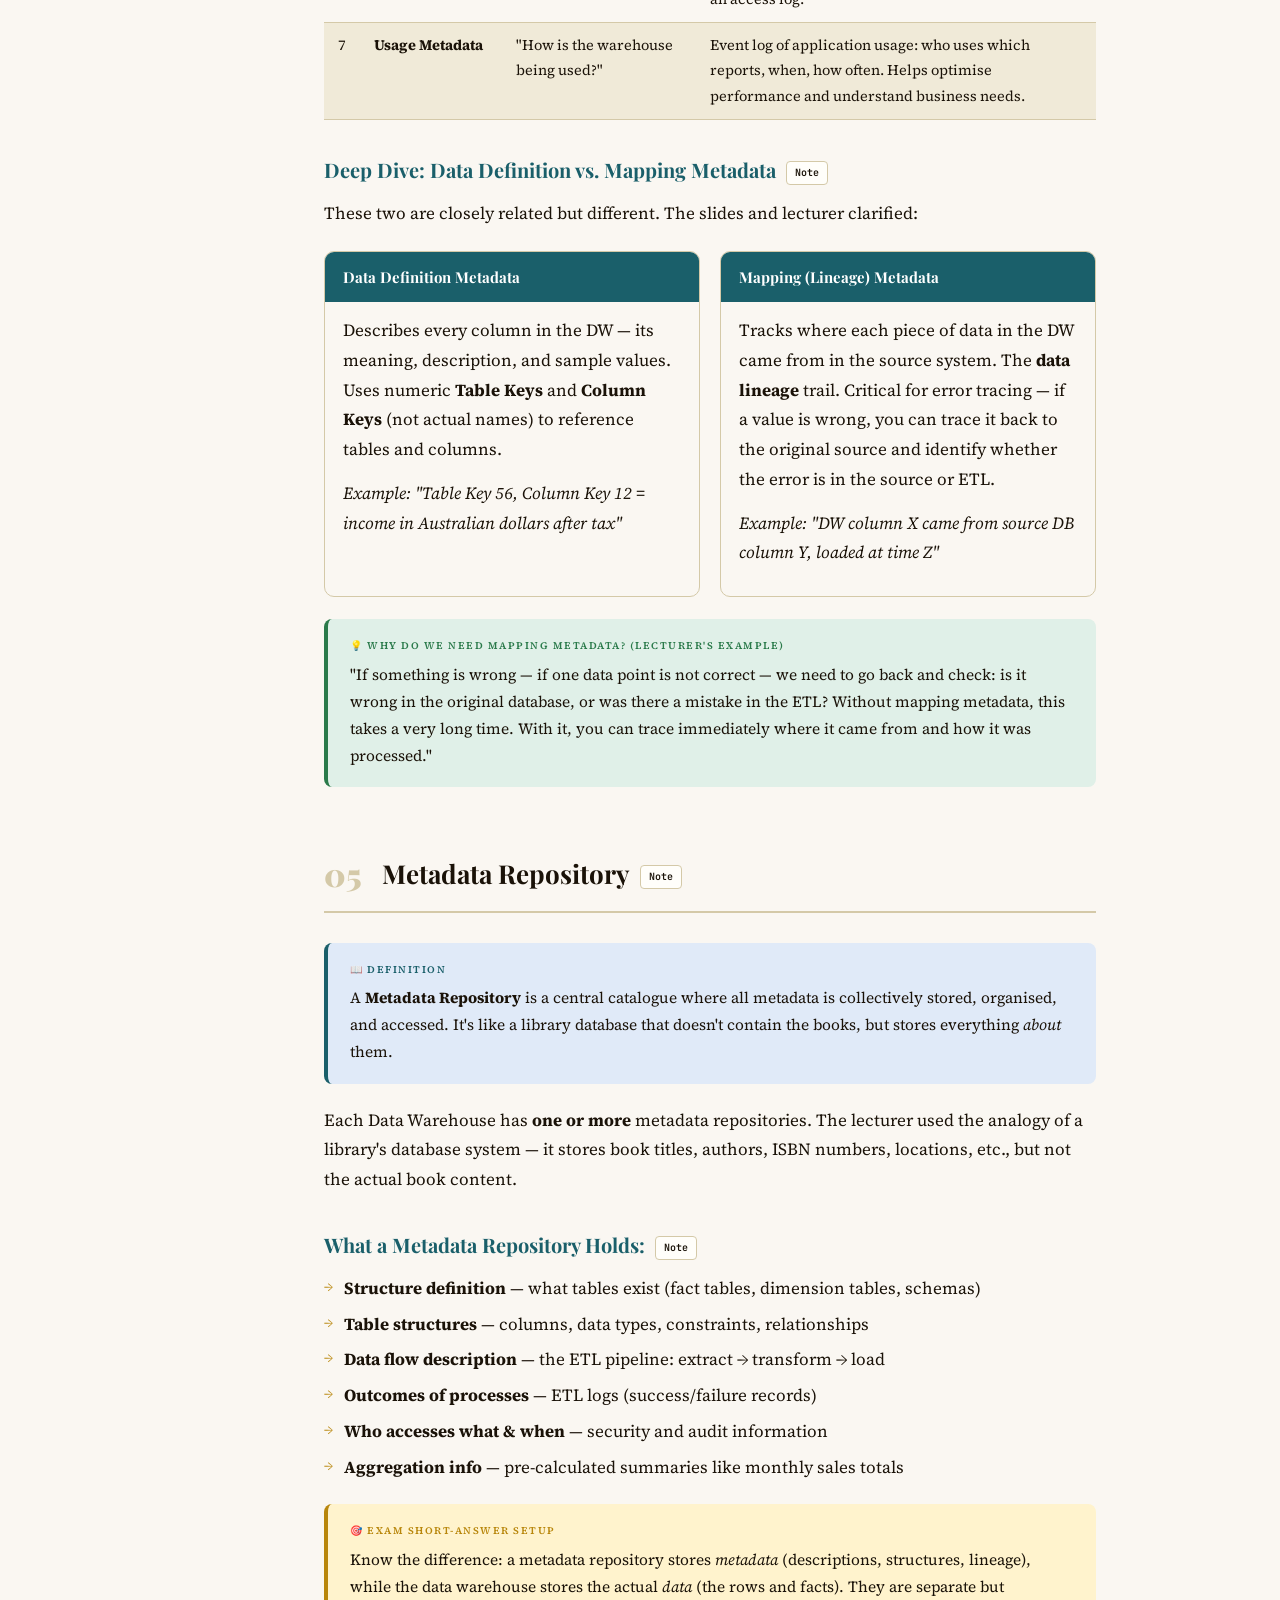
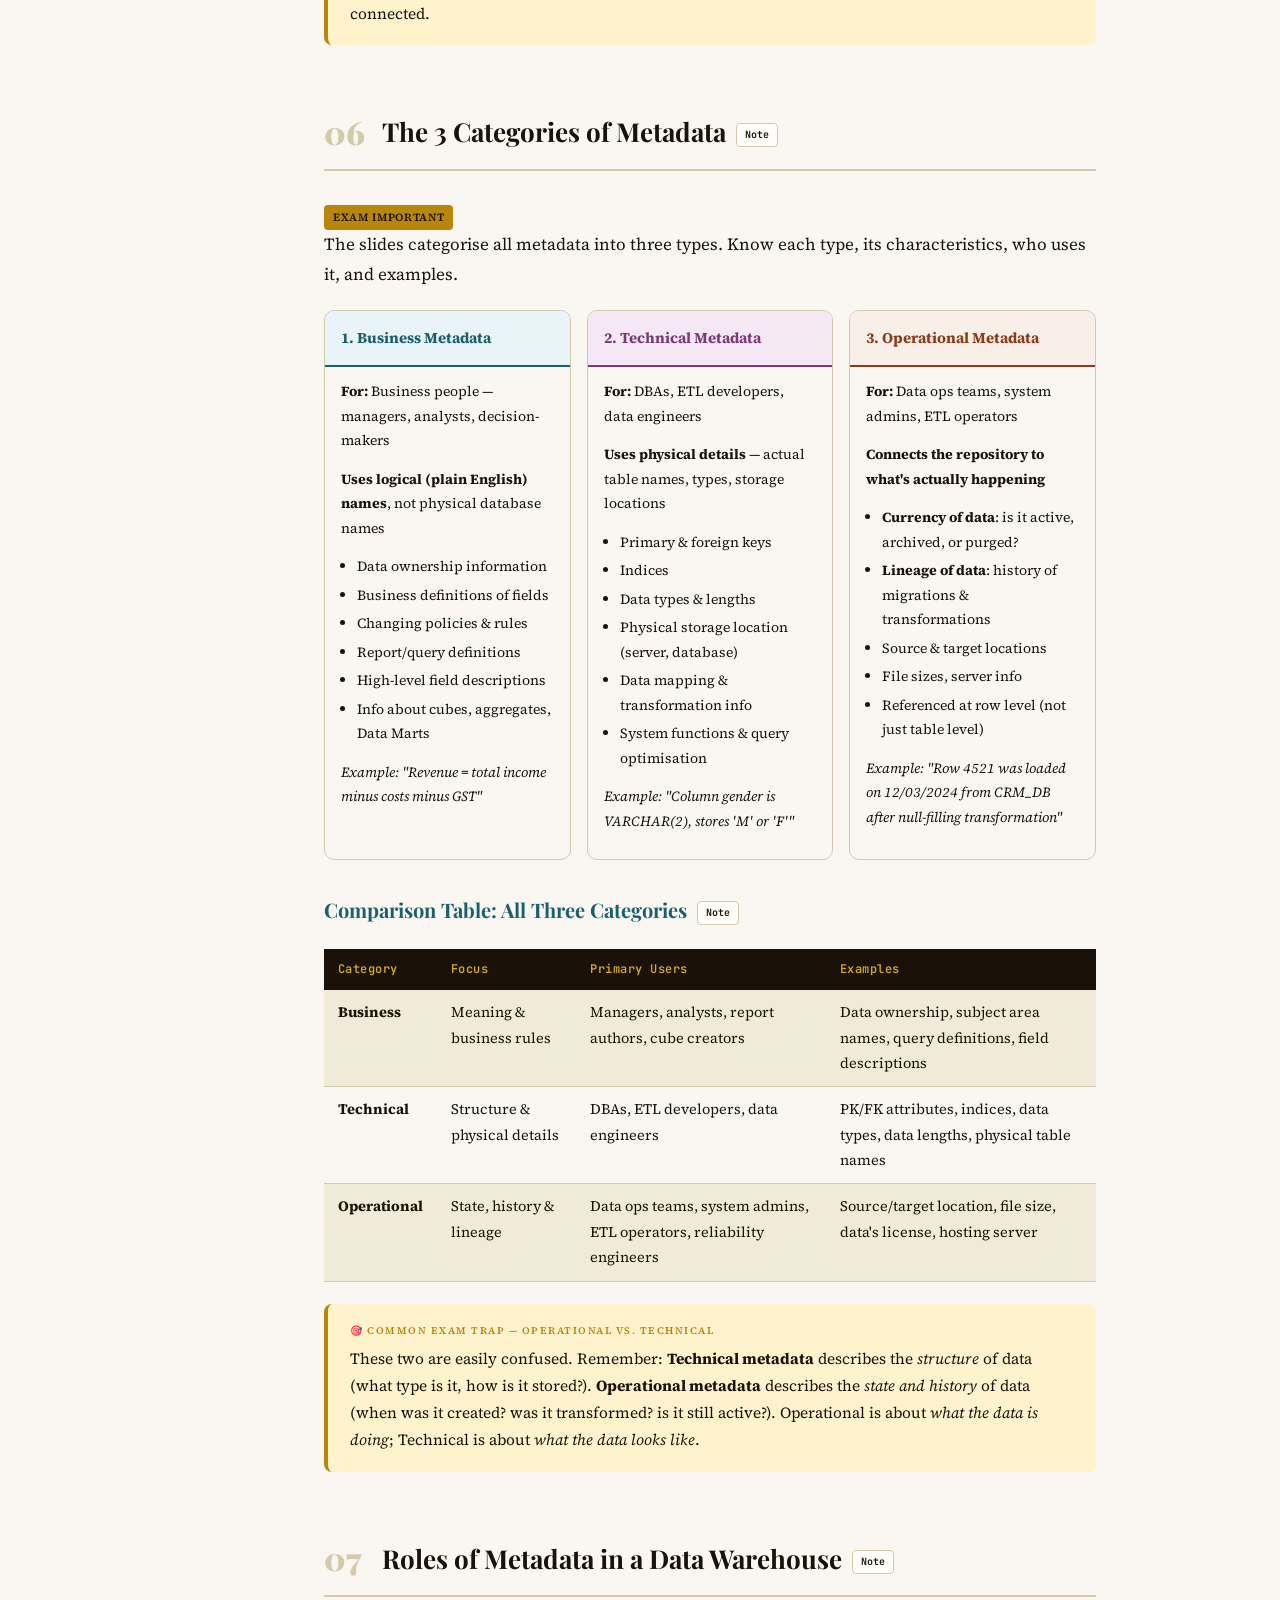
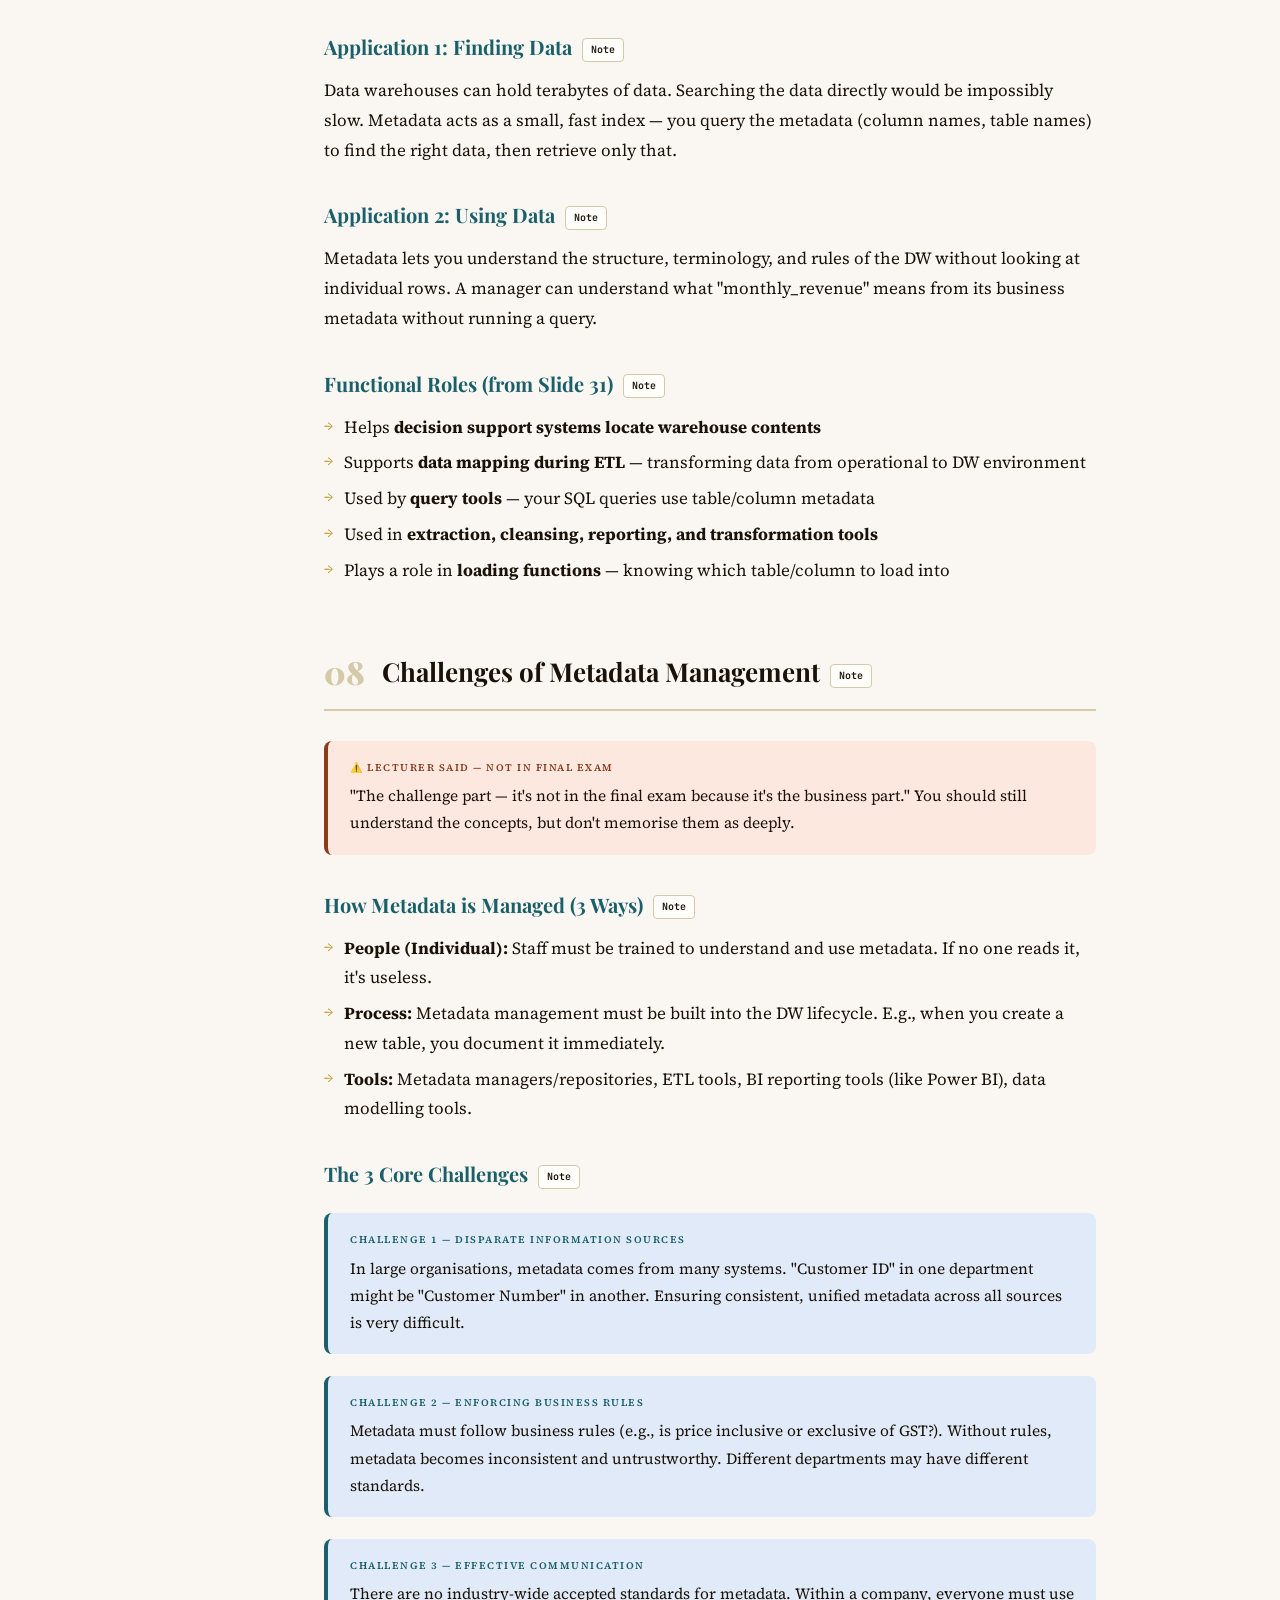
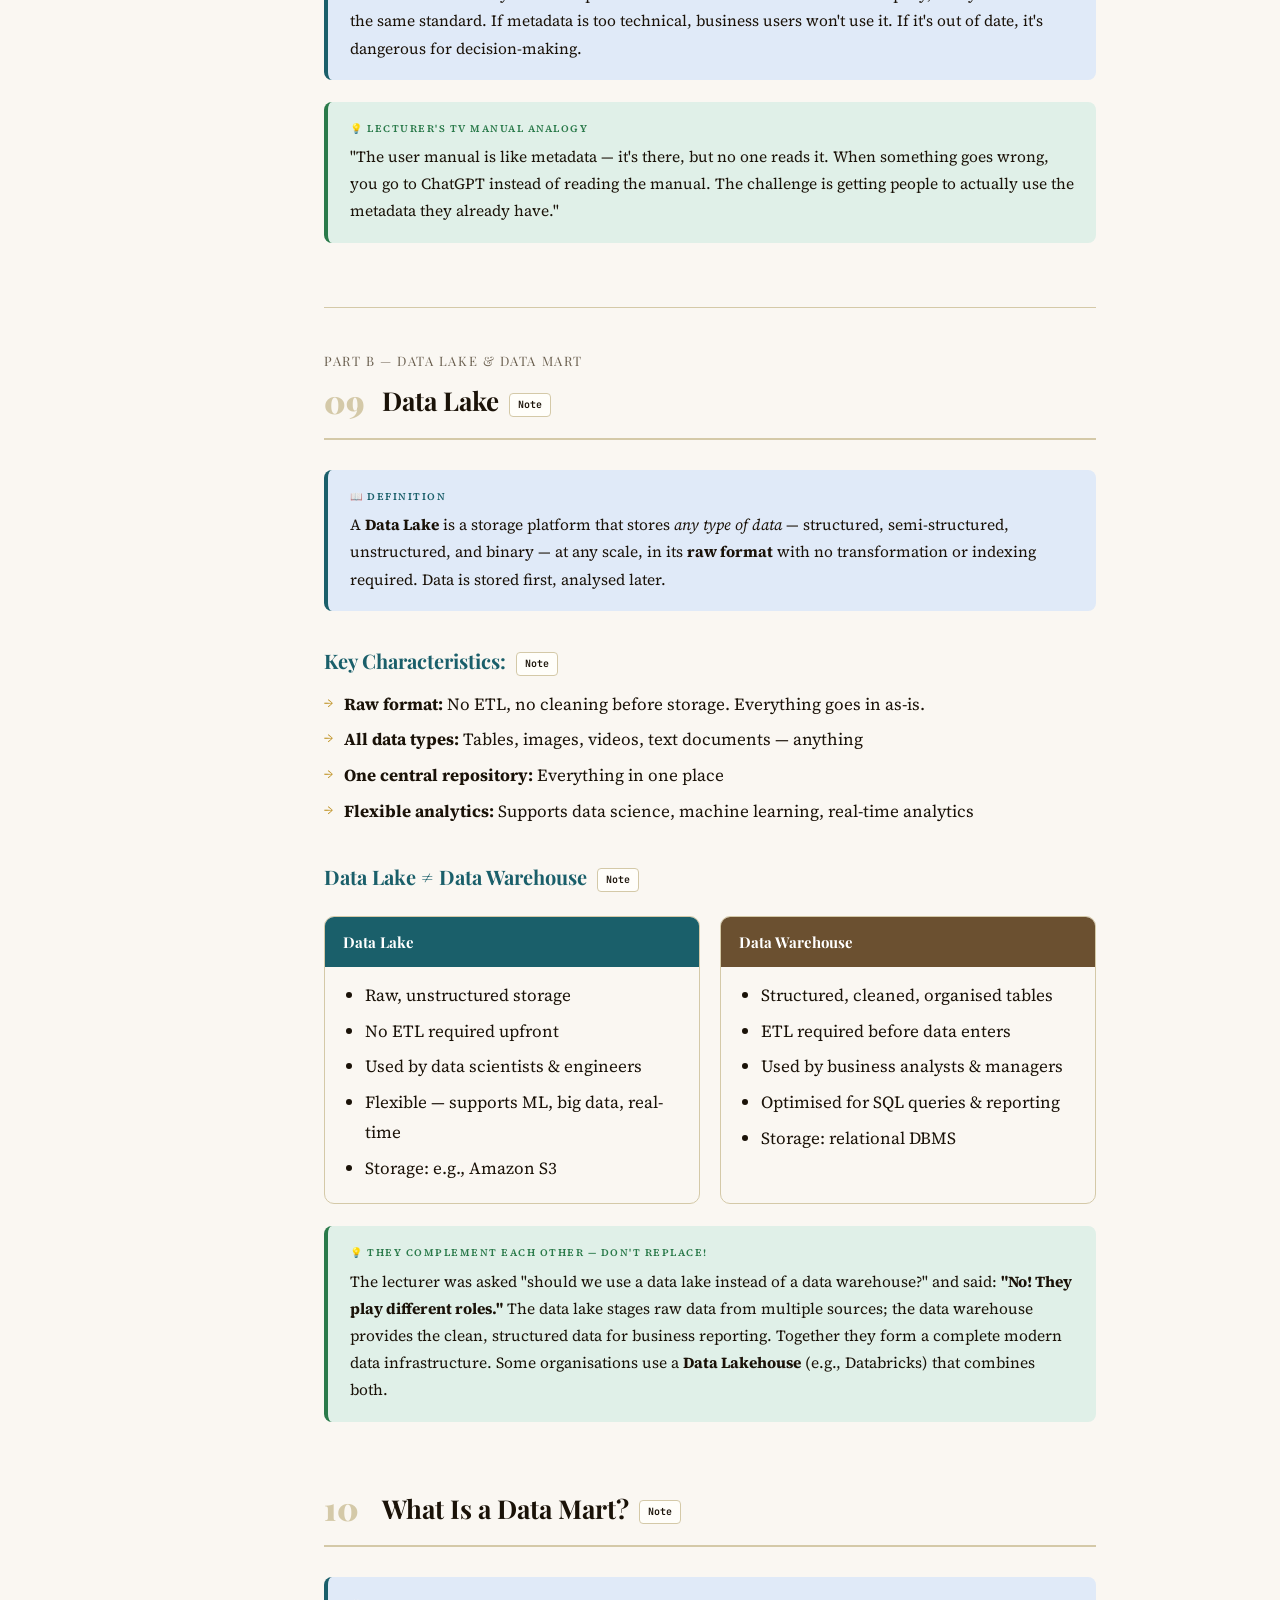
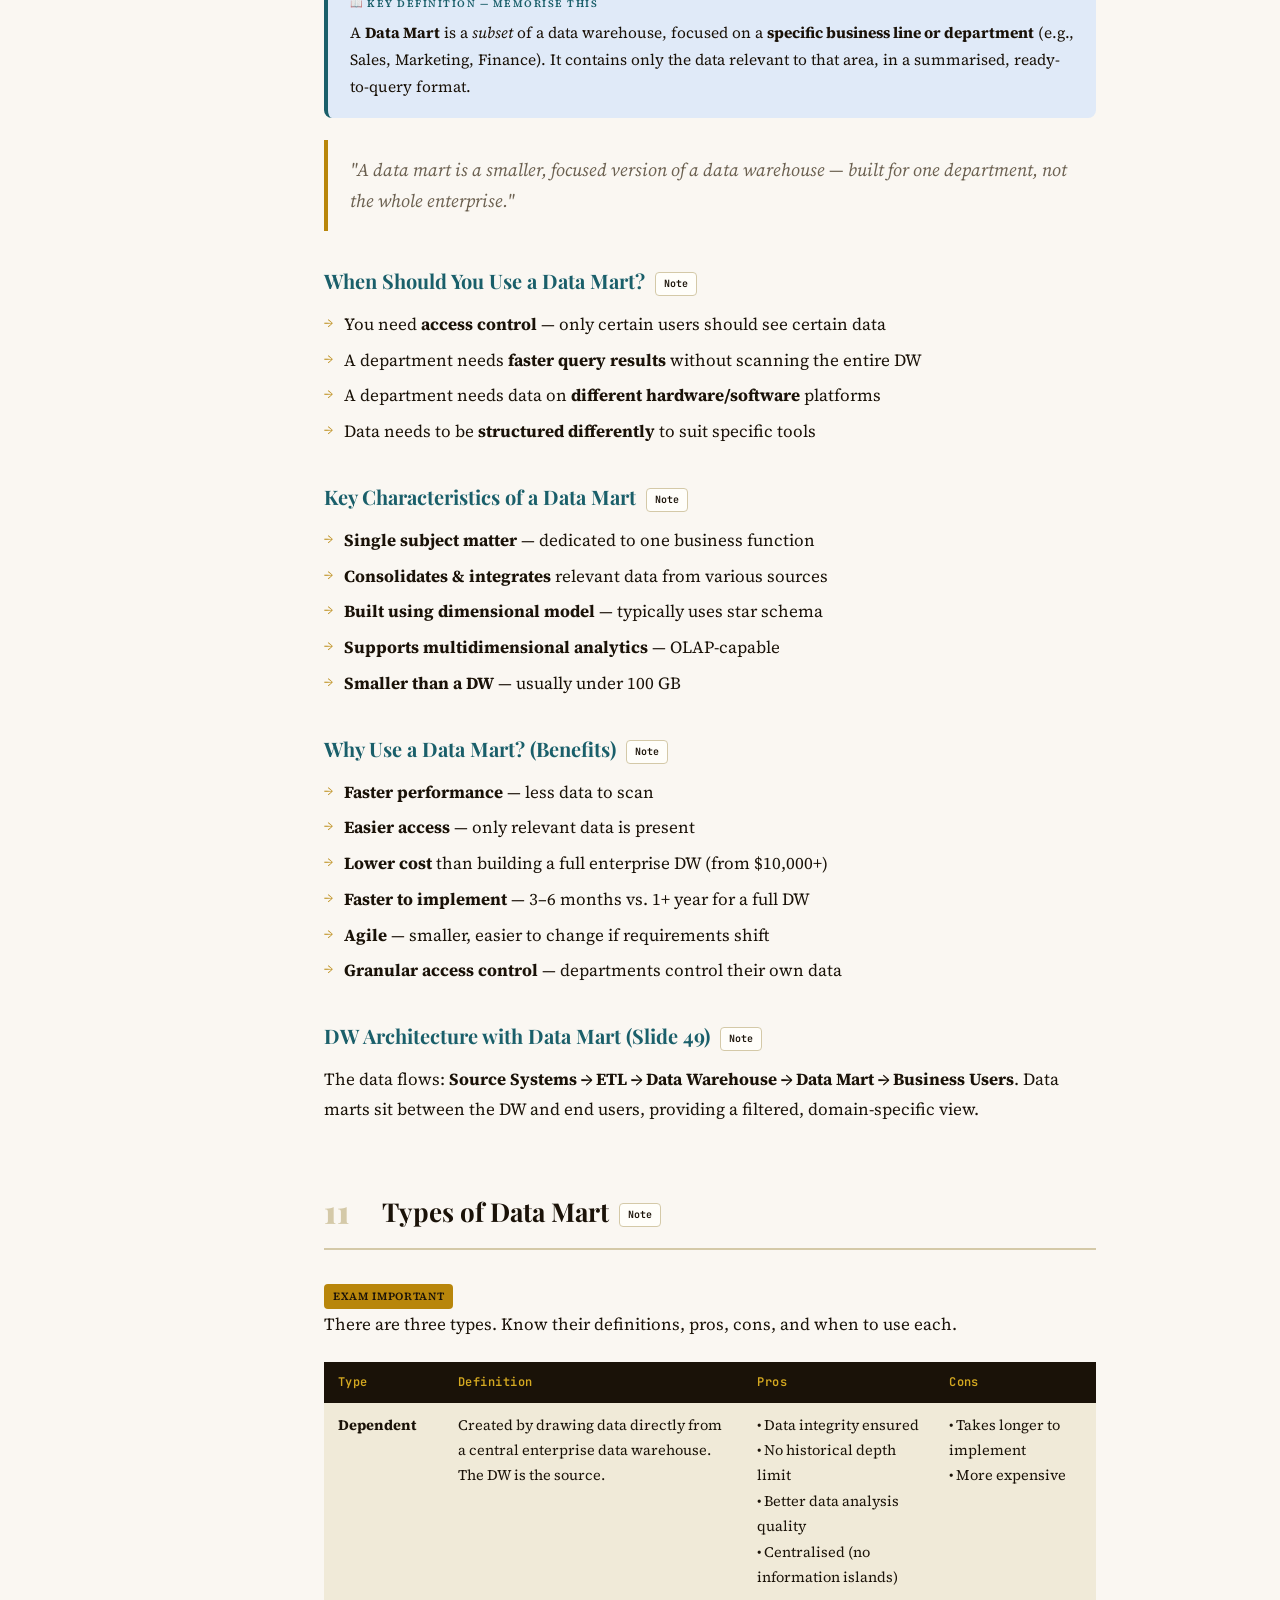
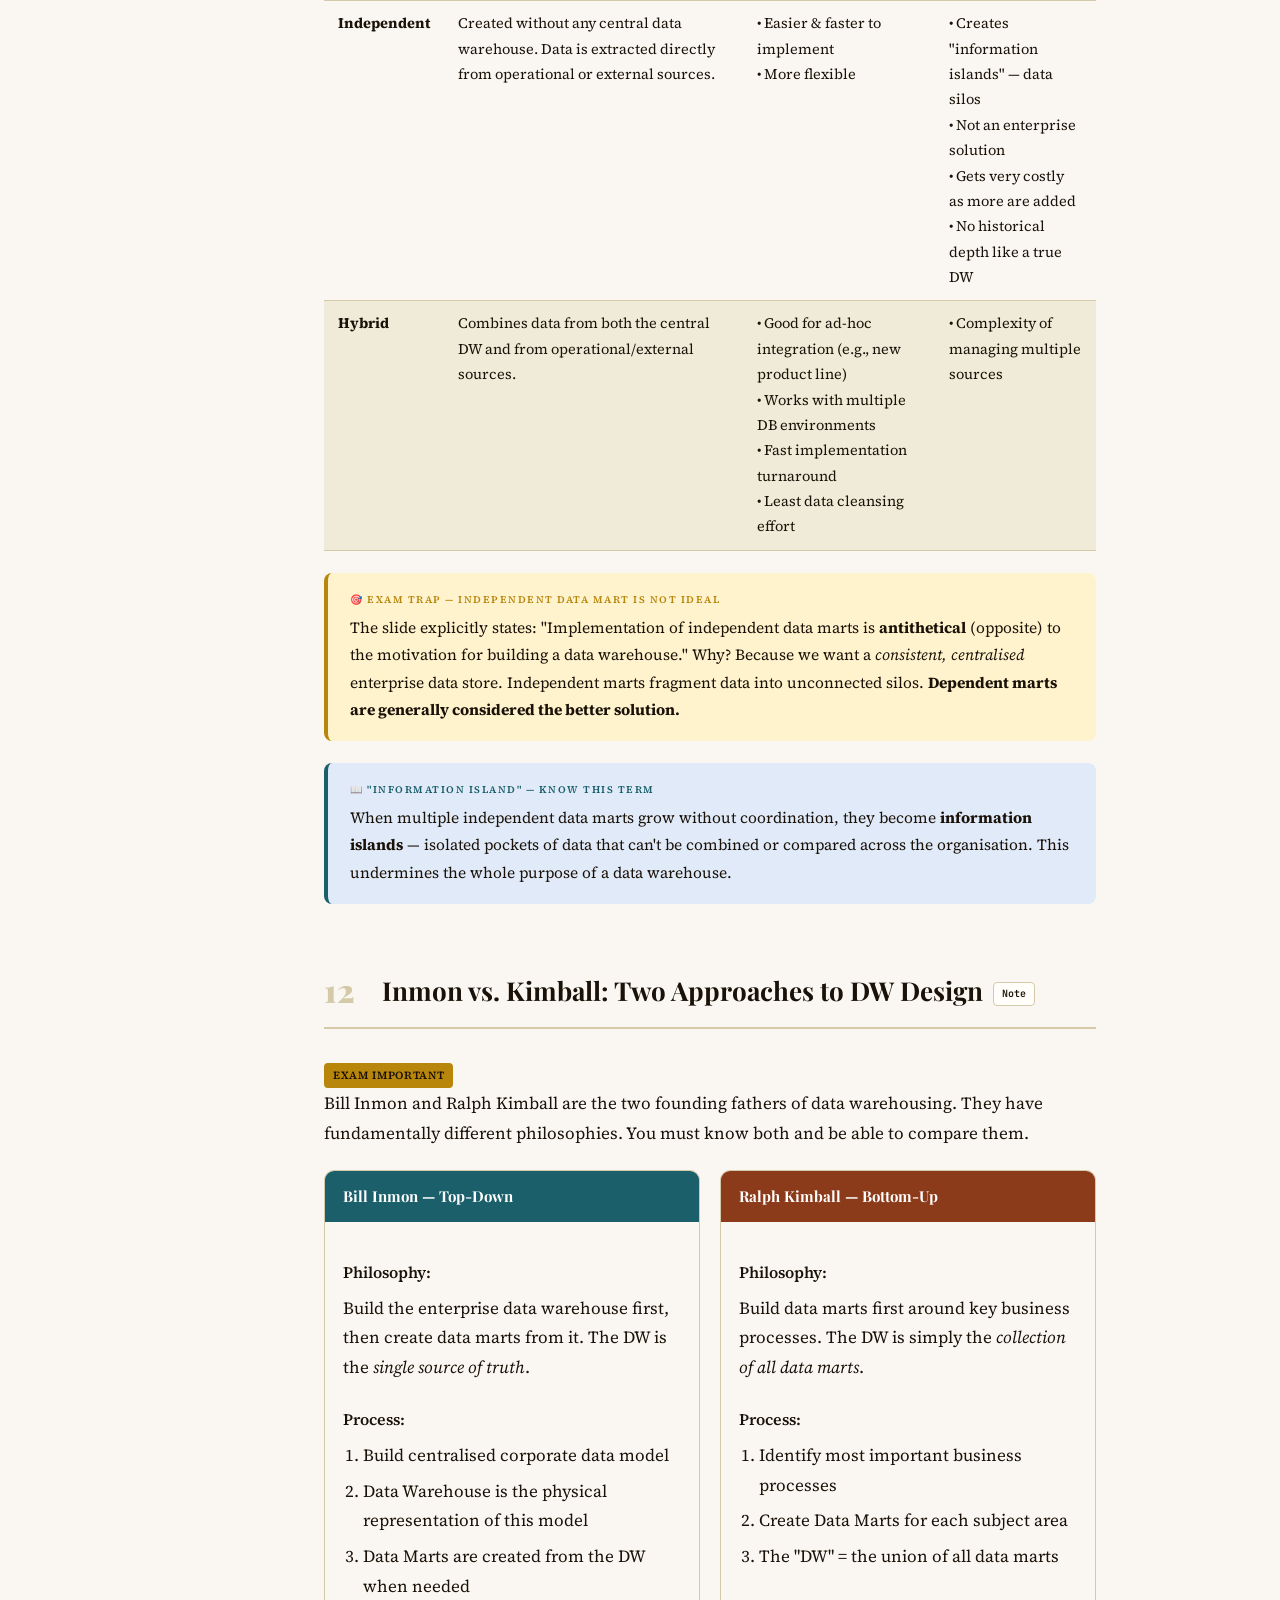
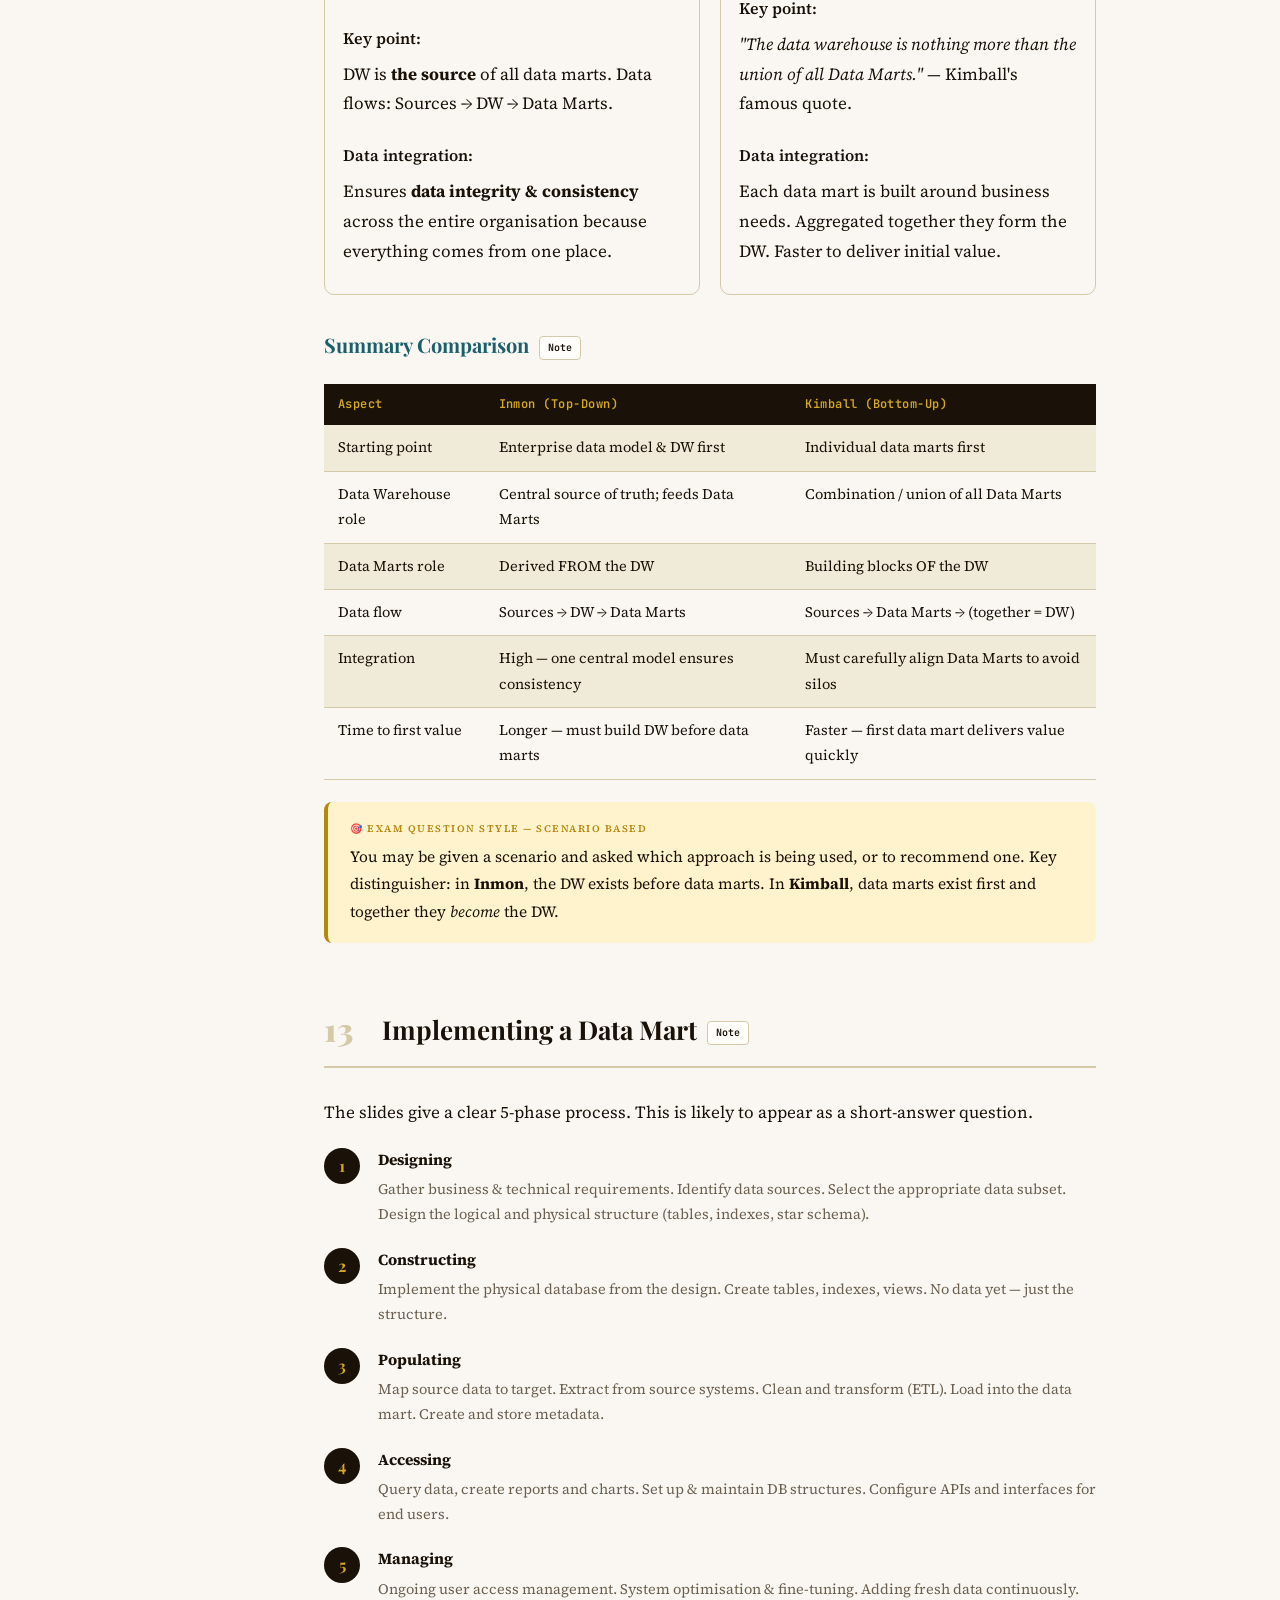
<file: Lecture06.html>
<!DOCTYPE html>
<html lang="en">
<head>
<meta charset="UTF-8">
<meta name="viewport" content="width=device-width, initial-scale=1.0">
<title>CITS3401 – Lecture 6: Metadata & Data Marts | Study Notes</title>
<link href="https://fonts.googleapis.com/css2?family=Playfair+Display:wght@700;900&family=Source+Serif+4:ital,wght@0,300;0,400;0,600;1,300&family=JetBrains+Mono:wght@400;600&display=swap" rel="stylesheet">
<link rel="stylesheet" href="assets/css/styles.css">
<style>
  :root {
    --ink: #1a1208;
    --paper: #faf7f2;
    --cream: #f0ead8;
    --gold: #b8860b;
    --gold-light: #d4a820;
    --rust: #8b3a1a;
    --teal: #1a5f6a;
    --teal-light: #2a7f8e;
    --muted: #6b6050;
    --border: #d4c9a8;
    --highlight: #fff3cd;
    --highlight-red: #fde8e0;
    --highlight-green: #e0f0e8;
    --highlight-blue: #e0eaf8;
    --sidebar-w: 260px;
  }

  * { box-sizing: border-box; margin: 0; padding: 0; }

  body {
    font-family: 'Source Serif 4', Georgia, serif;
    background: var(--paper);
    color: var(--ink);
    font-size: 17px;
    line-height: 1.75;
  }

  /* ── SIDEBAR NAV ── */
  .sidebar {
    position: fixed; top: 0; left: 0;
    width: var(--sidebar-w); height: 100vh;
    background: var(--ink);
    color: #e8dfc8;
    overflow-y: auto;
    z-index: 100;
    display: flex; flex-direction: column;
    padding: 0 0 40px 0;
  }
  .sidebar-brand {
    padding: 28px 22px 20px;
    border-bottom: 1px solid rgba(255,255,255,0.1);
    font-family: 'Playfair Display', serif;
    font-size: 13px;
    letter-spacing: .05em;
    color: var(--gold-light);
    text-transform: uppercase;
  }
  .sidebar-brand strong { display: block; font-size: 18px; color: #fff; margin-bottom: 2px; }
  .nav-section { padding: 18px 22px 4px; font-size: 10px; letter-spacing: .15em; text-transform: uppercase; color: rgba(255,255,255,0.35); }
  .nav-link {
    display: block; padding: 7px 22px;
    color: rgba(232,223,200,0.75); font-size: 13.5px;
    text-decoration: none; line-height: 1.4;
    transition: all .15s;
  }
  .nav-link:hover { color: #fff; background: rgba(255,255,255,0.06); padding-left: 28px; }
  .nav-link.active { color: var(--gold-light); border-left: 2px solid var(--gold-light); padding-left: 20px; }

  /* ── MAIN CONTENT ── */
  .main {
    margin-left: var(--sidebar-w);
    min-height: 100vh;
  }

  /* ── HERO ── */
  .hero {
    background: var(--ink);
    color: #fff;
    padding: 60px 64px 50px;
    position: relative;
    overflow: hidden;
  }
  .hero::before {
    content: '';
    position: absolute; top: -60px; right: -40px;
    width: 340px; height: 340px;
    border-radius: 50%;
    background: radial-gradient(circle, rgba(184,134,11,0.25) 0%, transparent 70%);
  }
  .hero-eyebrow { font-size: 11px; letter-spacing: .2em; text-transform: uppercase; color: var(--gold-light); margin-bottom: 14px; }
  .hero h1 { font-family: 'Playfair Display', serif; font-size: 42px; line-height: 1.15; margin-bottom: 14px; }
  .hero-sub { color: rgba(255,255,255,0.55); font-size: 15px; max-width: 560px; }
  .exam-banner {
    margin-top: 28px;
    display: inline-flex; align-items: center; gap: 10px;
    background: rgba(184,134,11,0.2); border: 1px solid var(--gold);
    border-radius: 6px; padding: 10px 18px;
    font-size: 13.5px; color: var(--gold-light);
  }

  /* ── CONTENT AREA ── */
  .content { padding: 52px 64px; max-width: 900px; }

  /* ── SECTIONS ── */
  .section { margin-bottom: 64px; }
  .section-header {
    display: flex; align-items: center; gap: 14px;
    margin-bottom: 30px; padding-bottom: 14px;
    border-bottom: 2px solid var(--border);
  }
  .section-num {
    font-family: 'Playfair Display', serif;
    font-size: 32px; font-weight: 900;
    color: var(--border); line-height: 1;
    min-width: 44px;
  }
  .section-header h2 { font-family: 'Playfair Display', serif; font-size: 26px; color: var(--ink); }

  h3 { font-family: 'Playfair Display', serif; font-size: 20px; margin: 32px 0 12px; color: var(--teal); }
  h4 { font-size: 16px; font-weight: 600; margin: 22px 0 8px; color: var(--ink); }
  p { margin-bottom: 14px; }

  /* ── CALLOUT BOXES ── */
  .callout {
    border-radius: 8px; padding: 18px 22px; margin: 22px 0;
    border-left: 4px solid;
  }
  .callout.definition { background: var(--highlight-blue); border-color: var(--teal); }
  .callout.exam { background: var(--highlight); border-color: var(--gold); }
  .callout.warning { background: var(--highlight-red); border-color: var(--rust); }
  .callout.tip { background: var(--highlight-green); border-color: #2a7a4a; }
  .callout-label {
    font-size: 10px; letter-spacing: .15em; text-transform: uppercase;
    font-weight: 600; margin-bottom: 6px;
  }
  .callout.definition .callout-label { color: var(--teal); }
  .callout.exam .callout-label { color: var(--gold); }
  .callout.warning .callout-label { color: var(--rust); }
  .callout.tip .callout-label { color: #2a7a4a; }
  .callout p { margin: 0; font-size: 15.5px; }

  /* ── TABLES ── */
  .table-wrap { overflow-x: auto; margin: 22px 0; }
  table { width: 100%; border-collapse: collapse; font-size: 14.5px; }
  th {
    background: var(--ink); color: var(--gold-light);
    padding: 10px 14px; text-align: left;
    font-family: 'JetBrains Mono', monospace; font-size: 12px; letter-spacing: .04em;
    font-weight: 600;
  }
  td { padding: 10px 14px; border-bottom: 1px solid var(--border); vertical-align: top; }
  tr:nth-child(even) td { background: var(--cream); }

  /* ── LISTS ── */
  ul, ol { padding-left: 22px; margin-bottom: 14px; }
  li { margin-bottom: 6px; }
  ul.clean { list-style: none; padding-left: 0; }
  ul.clean li { padding-left: 20px; position: relative; }
  ul.clean li::before { content: '→'; position: absolute; left: 0; color: var(--gold); font-size: 13px; top: 2px; }

  /* ── CODE / MONO ── */
  code {
    font-family: 'JetBrains Mono', monospace;
    font-size: 13px; background: var(--cream);
    border: 1px solid var(--border); border-radius: 4px;
    padding: 2px 6px; color: var(--rust);
  }
  pre {
    background: #1a1208; color: #e8dfc8;
    border-radius: 8px; padding: 20px 24px;
    font-family: 'JetBrains Mono', monospace; font-size: 13px;
    line-height: 1.6; overflow-x: auto; margin: 18px 0;
  }
  pre .comment { color: #8a7a5a; }
  pre .kw { color: var(--gold-light); }
  pre .str { color: #8fc888; }

  /* ── COMPARISON CARDS ── */
  .compare-grid { display: grid; grid-template-columns: 1fr 1fr; gap: 20px; margin: 22px 0; }
  .compare-card {
    border: 1px solid var(--border); border-radius: 10px;
    overflow: hidden;
  }
  .compare-card-head {
    padding: 12px 18px;
    font-family: 'Playfair Display', serif; font-size: 15px; font-weight: 700;
  }
  .compare-card-head.inmon { background: var(--teal); color: #fff; }
  .compare-card-head.kimball { background: var(--rust); color: #fff; }
  .compare-card-head.dep { background: var(--teal); color: #fff; }
  .compare-card-head.indep { background: #6b5030; color: #fff; }
  .compare-card-body { padding: 14px 18px; }
  .compare-card-body ul { margin: 0; }

  /* ── TYPE CARDS ── */
  .type-cards { display: grid; grid-template-columns: repeat(3, 1fr); gap: 16px; margin: 20px 0; }
  .type-card {
    border: 1px solid var(--border); border-radius: 10px; overflow: hidden;
  }
  .type-card-head { padding: 14px 16px; font-weight: 700; font-size: 15px; }
  .type-card-head.biz { background: #e8f4f8; border-bottom: 2px solid var(--teal); color: var(--teal); }
  .type-card-head.tech { background: #f4e8f4; border-bottom: 2px solid #7a3a7a; color: #7a3a7a; }
  .type-card-head.ops { background: #f8f0e8; border-bottom: 2px solid var(--rust); color: var(--rust); }
  .type-card-body { padding: 12px 16px; font-size: 14px; }
  .type-card-body ul { padding-left: 16px; }
  .type-card-body li { margin-bottom: 4px; }

  /* ── STEPS ── */
  .steps { margin: 18px 0; }
  .step {
    display: flex; gap: 18px; align-items: flex-start;
    margin-bottom: 18px;
  }
  .step-num {
    min-width: 36px; height: 36px;
    background: var(--ink); color: var(--gold-light);
    border-radius: 50%; display: flex; align-items: center; justify-content: center;
    font-family: 'Playfair Display', serif; font-size: 16px; font-weight: 700;
    flex-shrink: 0; margin-top: 2px;
  }
  .step-body { flex: 1; }
  .step-body strong { display: block; font-size: 15.5px; margin-bottom: 4px; }
  .step-body p { margin: 0; font-size: 14.5px; color: var(--muted); }

  /* ── QUIZ SECTION ── */
  .quiz { counter-reset: quiz; }
  .quiz-item {
    background: var(--cream); border: 1px solid var(--border);
    border-radius: 8px; padding: 18px 22px; margin-bottom: 14px;
    counter-increment: quiz;
    position: relative;
  }
  .quiz-item::before {
    content: 'Q' counter(quiz);
    font-family: 'JetBrains Mono', monospace; font-size: 11px; font-weight: 600;
    color: var(--gold); position: absolute; top: 14px; right: 16px;
  }
  .quiz-item p { margin: 0; font-size: 15px; }
  .quiz-item .hint { font-size: 13px; color: var(--muted); margin-top: 8px; font-style: italic; }

  /* ── CHECKLIST ── */
  .checklist { list-style: none; padding: 0; }
  .checklist li {
    display: flex; align-items: flex-start; gap: 10px;
    padding: 9px 0; border-bottom: 1px solid var(--border);
    font-size: 15px;
  }
  .checklist li:last-child { border: none; }
  .check-box {
    width: 18px; height: 18px; min-width: 18px;
    border: 2px solid var(--border); border-radius: 3px;
    margin-top: 2px;
  }

  /* ── FORMULA BOX ── */
  .formula {
    background: var(--ink); color: var(--gold-light);
    border-radius: 8px; padding: 16px 22px; margin: 18px 0;
    font-family: 'JetBrains Mono', monospace; font-size: 14px; text-align: center;
  }

  /* ── PULL QUOTE ── */
  .pullquote {
    border-left: 4px solid var(--gold); padding: 14px 22px;
    margin: 22px 0; font-style: italic; font-size: 18px;
    color: var(--muted);
  }

  /* ── SUMMARY BOX ── */
  .summary-box {
    background: var(--ink); color: #e8dfc8;
    border-radius: 12px; padding: 28px 32px; margin: 30px 0;
  }
  .summary-box h3 { color: var(--gold-light); margin-top: 0; font-size: 17px; }
  .summary-box ul { padding-left: 20px; }
  .summary-box li { margin-bottom: 8px; font-size: 14.5px; }

  /* ── TAG BADGES ── */
  .badge {
    display: inline-block; font-size: 11px; font-weight: 600;
    letter-spacing: .06em; text-transform: uppercase;
    padding: 3px 9px; border-radius: 4px; margin-right: 6px;
  }
  .badge.exam-important { background: var(--gold); color: var(--ink); }
  .badge.lecturer-said { background: var(--teal); color: #fff; }
  .badge.exam-trap { background: var(--rust); color: #fff; }

  /* ── SCROLL TOP ── */
  .scroll-top {
    position: fixed; bottom: 28px; right: 28px;
    width: 44px; height: 44px; background: var(--ink); color: var(--gold-light);
    border: none; border-radius: 50%; cursor: pointer; font-size: 18px;
    display: flex; align-items: center; justify-content: center;
    box-shadow: 0 4px 16px rgba(0,0,0,0.3);
    text-decoration: none;
  }

  /* ── DIVIDER ── */
  .divider { border: none; border-top: 1px solid var(--border); margin: 32px 0; }

  /* ── RESPONSIVE PRINT ── */
  @media print {
    .sidebar { display: none; }
    .main { margin-left: 0; }
    .hero { padding: 30px; }
    .content { padding: 20px; }
  }

  @media (max-width: 900px) {
    .sidebar { display: none; }
    .main { margin-left: 0; }
    .content { padding: 28px; }
    .hero { padding: 28px; }
    .compare-grid { grid-template-columns: 1fr; }
    .type-cards { grid-template-columns: 1fr; }
  }
</style>
</head>
<body>

<!-- SIDEBAR -->
<nav class="sidebar">
  <div class="sidebar-brand">
    <strong>CITS3401 / CITS5504</strong>
    Lecture 6 Study Notes
  </div>

  <div class="nav-section">Part A – Metadata</div>
  <a class="nav-link" href="#intro">1. What Is Metadata?</a>
  <a class="nav-link" href="#examples">2. Metadata Examples</a>
  <a class="nav-link" href="#dw-metadata">3. Metadata in Data Warehouses</a>
  <a class="nav-link" href="#seven-kinds">4. The 7 Kinds of Metadata</a>
  <a class="nav-link" href="#repository">5. Metadata Repository</a>
  <a class="nav-link" href="#categories">6. The 3 Categories</a>
  <a class="nav-link" href="#roles">7. Roles of Metadata</a>
  <a class="nav-link" href="#challenges">8. Management Challenges</a>

  <div class="nav-section">Part B – Data Lake &amp; Mart</div>
  <a class="nav-link" href="#datalake">9. Data Lake</a>
  <a class="nav-link" href="#datamart">10. What Is a Data Mart?</a>
  <a class="nav-link" href="#types">11. Types of Data Mart</a>
  <a class="nav-link" href="#inmon-kimball">12. Inmon vs. Kimball</a>
  <a class="nav-link" href="#implementing">13. Implementing a Data Mart</a>
  <a class="nav-link" href="#adv">14. Advantages &amp; Disadvantages</a>
  <a class="nav-link" href="#comparison">15. DW vs. Data Mart</a>

  <div class="nav-section">Revision</div>
  <a class="nav-link" href="#summary">Quick Summary</a>
  <a class="nav-link" href="#checklist">Revision Checklist</a>
  <a class="nav-link" href="#questions">Exam Questions</a>
</nav>

<!-- MAIN -->
<div class="main">

  <!-- HERO -->
  <div class="hero">
    <div class="hero-eyebrow">CITS3401 / CITS5504 · Data Warehousing</div>
    <h1>Lecture 6: Metadata &amp;<br>Data Marts</h1>
    <p class="hero-sub">Complete exam-focused study notes combining slides + live lecture transcript. Every concept explained in plain English with examples.</p>
    <div class="exam-banner">
      ⚠️ &nbsp;<strong>Exam note from lecturer:</strong> Metadata &amp; association rules together = 20 marks in final exam (Question 3)
    </div>
  </div>

  <!-- CONTENT -->
  <div class="content">

    <!-- ═══════════════════════════════════════════════
         PART A: METADATA
    ═══════════════════════════════════════════════ -->

    <div style="padding: 10px 0 6px; font-family:'Playfair Display',serif; font-size:13px; letter-spacing:.12em; text-transform:uppercase; color:var(--muted);">Part A — Metadata</div>

    <!-- 1. WHAT IS METADATA? -->
    <div class="section" id="intro">
      <div class="section-header">
        <div class="section-num">01</div>
        <h2>What Is Metadata?</h2>
      </div>

      <div class="callout definition">
        <div class="callout-label">📖 Key Definition — Memorise This</div>
        <p><strong>Metadata = data about data.</strong> It describes, organises, and explains data — but it is NOT the data itself. It tells you what the data is, where it is, and how to use it.</p>
      </div>

      <p>Think of it this way: if a book is the <em>data</em>, then its title, author name, ISBN, table of contents, and index are its <em>metadata</em>. You can find and understand the book without reading every word — the metadata tells you what's inside.</p>

      <div class="callout tip">
        <div class="callout-label">💡 Lecturer's Analogy (From Transcript)</div>
        <p>"The dataset dictionary we provided for your project <em>is</em> metadata — it tells you what each column means, the data type, and the values. You already used metadata!"</p>
      </div>

      <h3>Three things metadata does:</h3>
      <ul class="clean">
        <li><strong>Leads us to detail</strong> — describes the data precisely</li>
        <li><strong>Helps organise &amp; find data</strong> — acts like a search index</li>
        <li><strong>Helps understand data</strong> — explains meaning without opening the data itself</li>
      </ul>

      <h3>Metadata and the Data Warehouse</h3>
      <p>The lecturer repeatedly stressed this triple role of metadata in a DW — likely exam-worthy:</p>
      <div class="table-wrap">
        <table>
          <tr><th>Role</th><th>What it means</th><th>Simple example</th></tr>
          <tr><td><strong>Road-map</strong></td><td>Tells you where everything is inside the warehouse</td><td>Like aisle signs in a supermarket</td></tr>
          <tr><td><strong>Defines warehouse objects</strong></td><td>Describes every table, column, data type, relationship</td><td>CREATE TABLE definition in SQL</td></tr>
          <tr><td><strong>Directory / locator</strong></td><td>Points you to the exact content you need</td><td>Book index pointing to a page</td></tr>
        </table>
      </div>
    </div>

    <!-- 2. EXAMPLES -->
    <div class="section" id="examples">
      <div class="section-header">
        <div class="section-num">02</div>
        <h2>Metadata Examples</h2>
      </div>

      <p>The lecturer walked through four concrete examples. Understanding these helps you answer "identify the metadata" style exam questions.</p>

      <div class="table-wrap">
        <table>
          <tr><th>Context</th><th>Data (the actual content)</th><th>Metadata (about the data)</th></tr>
          <tr>
            <td>📷 Photo</td>
            <td>The image pixels themselves</td>
            <td>Date/time taken, filename, camera settings (ISO, aperture), GPS location</td>
          </tr>
          <tr>
            <td>📚 Book</td>
            <td>The words/content inside</td>
            <td>Title, author name, publisher, copyright, table of contents, index, page numbers</td>
          </tr>
          <tr>
            <td>🗄️ Database Table</td>
            <td>The rows of data stored</td>
            <td>Table name, column names, data types, constraints (PK/FK), relationships</td>
          </tr>
          <tr>
            <td>🌐 Webpage / Blog</td>
            <td>The article text itself</td>
            <td>Title, author ID, published time, category, tags, URL</td>
          </tr>
        </table>
      </div>

      <h3>SQL as Metadata — A Key Example</h3>
      <p>The lecturer highlighted this SQL statement as having <strong>5 types of metadata</strong> in a single query:</p>
      <pre><span class="kw">CREATE TABLE</span> customer (         <span class="comment">-- "customer" = TABLE NAME (metadata)</span>
  customerid   INTEGER <span class="kw">PRIMARY KEY</span>,  <span class="comment">-- Column name + type + constraint</span>
  customeraltid VARCHAR(10),             <span class="comment">-- Column name + data type</span>
  customername  VARCHAR(50),             <span class="comment">-- Column name + data type</span>
  gender        VARCHAR(2),              <span class="comment">-- Column name + data type</span>
  storeid       INTEGER,
  <span class="kw">FOREIGN KEY</span> (storeid) <span class="kw">REFERENCES</span> stores(storeid)  <span class="comment">-- Table relationship</span>
);</pre>

      <div class="callout exam">
        <div class="callout-label">🎯 Exam Trap — Watch Out!</div>
        <p>Notice: the SQL above creates the table structure but puts NO data in it. That entire statement is just metadata. <strong>Data = the actual rows. Metadata = the table definition.</strong> Don't confuse them.</p>
      </div>

      <h3>Metadata in a Relational Database</h3>
      <p>Relational databases store metadata in a structure called the <strong>data dictionary</strong> or <strong>system catalog</strong>. It holds: table names, column names, data types, constraints, and relationships. This is queried automatically by the DBMS engine.</p>
    </div>

    <!-- 3. DW METADATA -->
    <div class="section" id="dw-metadata">
      <div class="section-header">
        <div class="section-num">03</div>
        <h2>Metadata in Data Warehouse Architecture</h2>
      </div>

      <p>The DW has three layers (top = users/reports, middle = OLAP server, bottom = data storage). <strong>The metadata repository sits at the bottom layer</strong>, separate from but connected to everything.</p>

      <div class="callout exam">
        <div class="callout-label">🎯 Exam Question — Why at the Bottom?</div>
        <p>The lecturer was asked this directly and gave a clear answer: "Metadata is <em>fundamental</em> for everything in the data warehouse. Before you load data, you need to know the tables, the column meanings, where data comes from. Everything depends on it." The metadata repository must exist before data can be loaded.</p>
      </div>

      <h3>What metadata describes for Tables vs. Columns</h3>
      <div class="compare-grid">
        <div class="compare-card">
          <div class="compare-card-head inmon">Tables</div>
          <div class="compare-card-body">
            <ul>
              <li><strong>Physical Name</strong> — actual DB name (e.g., <code>dim_customer</code>)</li>
              <li><strong>Logical Name</strong> — business-friendly label (e.g., "Customer Info Dimension")</li>
              <li><strong>Type</strong> — Fact or Dimension table</li>
              <li><strong>Role</strong> — Legacy, OLTP, or Stage</li>
              <li><strong>DBMS</strong> — which software (Oracle, SQL Server, etc.)</li>
              <li><strong>Definition / Description</strong> — what it contains</li>
              <li><strong>Location</strong> — which server/database</li>
            </ul>
          </div>
        </div>
        <div class="compare-card">
          <div class="compare-card-head indep">Columns</div>
          <div class="compare-card-body">
            <ul>
              <li><strong>Physical &amp; Logical Name</strong></li>
              <li><strong>Order in Table</strong> — position for INSERT operations</li>
              <li><strong>Datatype</strong> — VARCHAR, INTEGER, DATE…</li>
              <li><strong>Length</strong> — max characters/bytes</li>
              <li><strong>Default Value</strong> — if nothing is entered</li>
              <li><strong>Nullable/Required</strong> — can it be NULL?</li>
              <li><strong>Edit Rules</strong> — e.g., gender must be 'M' or 'F'</li>
            </ul>
          </div>
        </div>
      </div>

      <div class="callout tip">
        <div class="callout-label">💡 Physical vs. Logical Names</div>
        <p><strong>Physical name</strong> = what the database system uses (e.g., <code>dim_customer</code>). <strong>Logical name</strong> = what business users call it (e.g., "Customer Information Table"). The lecturer said: "You can't say to a manager 'go look at the dim_customer table'. You explain it in plain English."</p>
      </div>
    </div>

    <!-- 4. SEVEN KINDS -->
    <div class="section" id="seven-kinds">
      <div class="section-header">
        <div class="section-num">04</div>
        <h2>The 7 Kinds of DW Metadata</h2>
      </div>

      <span class="badge exam-important">Exam Important</span>
      <p>The lecturer introduced all 7 in the transcript, explaining each with an example. Memorise all 7 names and what question each answers.</p>

      <div class="table-wrap">
        <table>
          <tr><th>#</th><th>Type</th><th>What question it answers</th><th>Simple explanation</th></tr>
          <tr>
            <td>1</td>
            <td><strong>Data Definition &amp; Mapping Metadata</strong></td>
            <td>"What does this column mean?" &amp; "Where did this data come from?"</td>
            <td>Lists every column in every table (DDS, ODS, NDS) with meanings, sample values, and source info. Uses table keys and column keys instead of names. Also called <em>data lineage metadata</em>.</td>
          </tr>
          <tr>
            <td>2</td>
            <td><strong>Data Structure Metadata</strong></td>
            <td>"How is the data organised?"</td>
            <td>Describes the structure of tables: column names, data types, relationships. Think of CREATE TABLE statements and ER diagrams.</td>
          </tr>
          <tr>
            <td>3</td>
            <td><strong>Source System Metadata</strong></td>
            <td>"What does the original data source look like?"</td>
            <td>Describes the data structure of external/internal source databases <em>before</em> ETL. Different from mapping — mapping says "where it came from"; this says "what the source looks like".</td>
          </tr>
          <tr>
            <td>4</td>
            <td><strong>ETL Process Metadata</strong></td>
            <td>"What happened during loading?"</td>
            <td>Like an ETL log file. Records: what transformations were applied, where data came from, how data was cleaned, and how it was loaded. The lecturer called it "the log file".</td>
          </tr>
          <tr>
            <td>5</td>
            <td><strong>Data Quality Metadata</strong></td>
            <td>"Is the data good?"</td>
            <td>Describes data quality rules (e.g., no missing values in PK columns), risk levels, and actions taken. Like ETL rules: do we allow NULLs? How do we handle them?</td>
          </tr>
          <tr>
            <td>6</td>
            <td><strong>Audit Metadata</strong></td>
            <td>"What happened in the warehouse, and when?"</td>
            <td>A record of all processes and activities: who accessed what, when was data updated, what queries ran. Like an access log.</td>
          </tr>
          <tr>
            <td>7</td>
            <td><strong>Usage Metadata</strong></td>
            <td>"How is the warehouse being used?"</td>
            <td>Event log of application usage: who uses which reports, when, how often. Helps optimise performance and understand business needs.</td>
          </tr>
        </table>
      </div>

      <h3>Deep Dive: Data Definition vs. Mapping Metadata</h3>
      <p>These two are closely related but different. The slides and lecturer clarified:</p>
      <div class="compare-grid">
        <div class="compare-card">
          <div class="compare-card-head inmon">Data Definition Metadata</div>
          <div class="compare-card-body">
            <p>Describes every column in the DW — its meaning, description, and sample values. Uses numeric <strong>Table Keys</strong> and <strong>Column Keys</strong> (not actual names) to reference tables and columns.</p>
            <p><em>Example: "Table Key 56, Column Key 12 = income in Australian dollars after tax"</em></p>
          </div>
        </div>
        <div class="compare-card">
          <div class="compare-card-head dep">Mapping (Lineage) Metadata</div>
          <div class="compare-card-body">
            <p>Tracks where each piece of data in the DW came from in the source system. The <strong>data lineage</strong> trail. Critical for error tracing — if a value is wrong, you can trace it back to the original source and identify whether the error is in the source or ETL.</p>
            <p><em>Example: "DW column X came from source DB column Y, loaded at time Z"</em></p>
          </div>
        </div>
      </div>

      <div class="callout tip">
        <div class="callout-label">💡 Why Do We Need Mapping Metadata? (Lecturer's Example)</div>
        <p>"If something is wrong — if one data point is not correct — we need to go back and check: is it wrong in the original database, or was there a mistake in the ETL? Without mapping metadata, this takes a very long time. With it, you can trace immediately where it came from and how it was processed."</p>
      </div>
    </div>

    <!-- 5. METADATA REPOSITORY -->
    <div class="section" id="repository">
      <div class="section-header">
        <div class="section-num">05</div>
        <h2>Metadata Repository</h2>
      </div>

      <div class="callout definition">
        <div class="callout-label">📖 Definition</div>
        <p>A <strong>Metadata Repository</strong> is a central catalogue where all metadata is collectively stored, organised, and accessed. It's like a library database that doesn't contain the books, but stores everything <em>about</em> them.</p>
      </div>

      <p>Each Data Warehouse has <strong>one or more</strong> metadata repositories. The lecturer used the analogy of a library's database system — it stores book titles, authors, ISBN numbers, locations, etc., but not the actual book content.</p>

      <h3>What a Metadata Repository Holds:</h3>
      <ul class="clean">
        <li><strong>Structure definition</strong> — what tables exist (fact tables, dimension tables, schemas)</li>
        <li><strong>Table structures</strong> — columns, data types, constraints, relationships</li>
        <li><strong>Data flow description</strong> — the ETL pipeline: extract → transform → load</li>
        <li><strong>Outcomes of processes</strong> — ETL logs (success/failure records)</li>
        <li><strong>Who accesses what &amp; when</strong> — security and audit information</li>
        <li><strong>Aggregation info</strong> — pre-calculated summaries like monthly sales totals</li>
      </ul>

      <div class="callout exam">
        <div class="callout-label">🎯 Exam Short-Answer Setup</div>
        <p>Know the difference: a metadata repository stores <em>metadata</em> (descriptions, structures, lineage), while the data warehouse stores the actual <em>data</em> (the rows and facts). They are separate but connected.</p>
      </div>
    </div>

    <!-- 6. THREE CATEGORIES -->
    <div class="section" id="categories">
      <div class="section-header">
        <div class="section-num">06</div>
        <h2>The 3 Categories of Metadata</h2>
      </div>

      <span class="badge exam-important">Exam Important</span>
      <p>The slides categorise all metadata into three types. Know each type, its characteristics, who uses it, and examples.</p>

      <div class="type-cards">
        <div class="type-card">
          <div class="type-card-head biz">1. Business Metadata</div>
          <div class="type-card-body">
            <p><strong>For:</strong> Business people — managers, analysts, decision-makers</p>
            <p><strong>Uses logical (plain English) names</strong>, not physical database names</p>
            <ul>
              <li>Data ownership information</li>
              <li>Business definitions of fields</li>
              <li>Changing policies &amp; rules</li>
              <li>Report/query definitions</li>
              <li>High-level field descriptions</li>
              <li>Info about cubes, aggregates, Data Marts</li>
            </ul>
            <p><em>Example: "Revenue = total income minus costs minus GST"</em></p>
          </div>
        </div>
        <div class="type-card">
          <div class="type-card-head tech">2. Technical Metadata</div>
          <div class="type-card-body">
            <p><strong>For:</strong> DBAs, ETL developers, data engineers</p>
            <p><strong>Uses physical details</strong> — actual table names, types, storage locations</p>
            <ul>
              <li>Primary &amp; foreign keys</li>
              <li>Indices</li>
              <li>Data types &amp; lengths</li>
              <li>Physical storage location (server, database)</li>
              <li>Data mapping &amp; transformation info</li>
              <li>System functions &amp; query optimisation</li>
            </ul>
            <p><em>Example: "Column gender is VARCHAR(2), stores 'M' or 'F'"</em></p>
          </div>
        </div>
        <div class="type-card">
          <div class="type-card-head ops">3. Operational Metadata</div>
          <div class="type-card-body">
            <p><strong>For:</strong> Data ops teams, system admins, ETL operators</p>
            <p><strong>Connects the repository to what's actually happening</strong></p>
            <ul>
              <li><strong>Currency of data</strong>: is it active, archived, or purged?</li>
              <li><strong>Lineage of data</strong>: history of migrations &amp; transformations</li>
              <li>Source &amp; target locations</li>
              <li>File sizes, server info</li>
              <li>Referenced at row level (not just table level)</li>
            </ul>
            <p><em>Example: "Row 4521 was loaded on 12/03/2024 from CRM_DB after null-filling transformation"</em></p>
          </div>
        </div>
      </div>

      <h3>Comparison Table: All Three Categories</h3>
      <div class="table-wrap">
        <table>
          <tr><th>Category</th><th>Focus</th><th>Primary Users</th><th>Examples</th></tr>
          <tr>
            <td><strong>Business</strong></td>
            <td>Meaning &amp; business rules</td>
            <td>Managers, analysts, report authors, cube creators</td>
            <td>Data ownership, subject area names, query definitions, field descriptions</td>
          </tr>
          <tr>
            <td><strong>Technical</strong></td>
            <td>Structure &amp; physical details</td>
            <td>DBAs, ETL developers, data engineers</td>
            <td>PK/FK attributes, indices, data types, data lengths, physical table names</td>
          </tr>
          <tr>
            <td><strong>Operational</strong></td>
            <td>State, history &amp; lineage</td>
            <td>Data ops teams, system admins, ETL operators, reliability engineers</td>
            <td>Source/target location, file size, data's license, hosting server</td>
          </tr>
        </table>
      </div>

      <div class="callout exam">
        <div class="callout-label">🎯 Common Exam Trap — Operational vs. Technical</div>
        <p>These two are easily confused. Remember: <strong>Technical metadata</strong> describes the <em>structure</em> of data (what type is it, how is it stored?). <strong>Operational metadata</strong> describes the <em>state and history</em> of data (when was it created? was it transformed? is it still active?). Operational is about <em>what the data is doing</em>; Technical is about <em>what the data looks like</em>.</p>
      </div>
    </div>

    <!-- 7. ROLES -->
    <div class="section" id="roles">
      <div class="section-header">
        <div class="section-num">07</div>
        <h2>Roles of Metadata in a Data Warehouse</h2>
      </div>

      <h3>Application 1: Finding Data</h3>
      <p>Data warehouses can hold terabytes of data. Searching the data directly would be impossibly slow. Metadata acts as a small, fast index — you query the metadata (column names, table names) to find the right data, then retrieve only that.</p>

      <h3>Application 2: Using Data</h3>
      <p>Metadata lets you understand the structure, terminology, and rules of the DW without looking at individual rows. A manager can understand what "monthly_revenue" means from its business metadata without running a query.</p>

      <h3>Functional Roles (from Slide 31)</h3>
      <ul class="clean">
        <li>Helps <strong>decision support systems locate warehouse contents</strong></li>
        <li>Supports <strong>data mapping during ETL</strong> — transforming data from operational to DW environment</li>
        <li>Used by <strong>query tools</strong> — your SQL queries use table/column metadata</li>
        <li>Used in <strong>extraction, cleansing, reporting, and transformation tools</strong></li>
        <li>Plays a role in <strong>loading functions</strong> — knowing which table/column to load into</li>
      </ul>
    </div>

    <!-- 8. CHALLENGES -->
    <div class="section" id="challenges">
      <div class="section-header">
        <div class="section-num">08</div>
        <h2>Challenges of Metadata Management</h2>
      </div>

      <div class="callout warning">
        <div class="callout-label">⚠️ Lecturer Said — Not in Final Exam</div>
        <p>"The challenge part — it's not in the final exam because it's the business part." You should still understand the concepts, but don't memorise them as deeply.</p>
      </div>

      <h3>How Metadata is Managed (3 Ways)</h3>
      <ul class="clean">
        <li><strong>People (Individual):</strong> Staff must be trained to understand and use metadata. If no one reads it, it's useless.</li>
        <li><strong>Process:</strong> Metadata management must be built into the DW lifecycle. E.g., when you create a new table, you document it immediately.</li>
        <li><strong>Tools:</strong> Metadata managers/repositories, ETL tools, BI reporting tools (like Power BI), data modelling tools.</li>
      </ul>

      <h3>The 3 Core Challenges</h3>
      <div class="callout definition">
        <div class="callout-label">Challenge 1 — Disparate Information Sources</div>
        <p>In large organisations, metadata comes from many systems. "Customer ID" in one department might be "Customer Number" in another. Ensuring consistent, unified metadata across all sources is very difficult.</p>
      </div>
      <div class="callout definition">
        <div class="callout-label">Challenge 2 — Enforcing Business Rules</div>
        <p>Metadata must follow business rules (e.g., is price inclusive or exclusive of GST?). Without rules, metadata becomes inconsistent and untrustworthy. Different departments may have different standards.</p>
      </div>
      <div class="callout definition">
        <div class="callout-label">Challenge 3 — Effective Communication</div>
        <p>There are no industry-wide accepted standards for metadata. Within a company, everyone must use the same standard. If metadata is too technical, business users won't use it. If it's out of date, it's dangerous for decision-making.</p>
      </div>

      <div class="callout tip">
        <div class="callout-label">💡 Lecturer's TV Manual Analogy</div>
        <p>"The user manual is like metadata — it's there, but no one reads it. When something goes wrong, you go to ChatGPT instead of reading the manual. The challenge is getting people to actually use the metadata they already have."</p>
      </div>
    </div>

    <hr class="divider">

    <!-- ═══════════════════════════════════════════════
         PART B: DATA LAKE & DATA MART
    ═══════════════════════════════════════════════ -->

    <div style="padding: 10px 0 6px; font-family:'Playfair Display',serif; font-size:13px; letter-spacing:.12em; text-transform:uppercase; color:var(--muted);">Part B — Data Lake &amp; Data Mart</div>

    <!-- 9. DATA LAKE -->
    <div class="section" id="datalake">
      <div class="section-header">
        <div class="section-num">09</div>
        <h2>Data Lake</h2>
      </div>

      <div class="callout definition">
        <div class="callout-label">📖 Definition</div>
        <p>A <strong>Data Lake</strong> is a storage platform that stores <em>any type of data</em> — structured, semi-structured, unstructured, and binary — at any scale, in its <strong>raw format</strong> with no transformation or indexing required. Data is stored first, analysed later.</p>
      </div>

      <h3>Key Characteristics:</h3>
      <ul class="clean">
        <li><strong>Raw format:</strong> No ETL, no cleaning before storage. Everything goes in as-is.</li>
        <li><strong>All data types:</strong> Tables, images, videos, text documents — anything</li>
        <li><strong>One central repository:</strong> Everything in one place</li>
        <li><strong>Flexible analytics:</strong> Supports data science, machine learning, real-time analytics</li>
      </ul>

      <h3>Data Lake ≠ Data Warehouse</h3>
      <div class="compare-grid">
        <div class="compare-card">
          <div class="compare-card-head inmon">Data Lake</div>
          <div class="compare-card-body">
            <ul>
              <li>Raw, unstructured storage</li>
              <li>No ETL required upfront</li>
              <li>Used by data scientists &amp; engineers</li>
              <li>Flexible — supports ML, big data, real-time</li>
              <li>Storage: e.g., Amazon S3</li>
            </ul>
          </div>
        </div>
        <div class="compare-card">
          <div class="compare-card-head indep">Data Warehouse</div>
          <div class="compare-card-body">
            <ul>
              <li>Structured, cleaned, organised tables</li>
              <li>ETL required before data enters</li>
              <li>Used by business analysts &amp; managers</li>
              <li>Optimised for SQL queries &amp; reporting</li>
              <li>Storage: relational DBMS</li>
            </ul>
          </div>
        </div>
      </div>

      <div class="callout tip">
        <div class="callout-label">💡 They Complement Each Other — Don't Replace!</div>
        <p>The lecturer was asked "should we use a data lake instead of a data warehouse?" and said: <strong>"No! They play different roles."</strong> The data lake stages raw data from multiple sources; the data warehouse provides the clean, structured data for business reporting. Together they form a complete modern data infrastructure. Some organisations use a <strong>Data Lakehouse</strong> (e.g., Databricks) that combines both.</p>
      </div>
    </div>

    <!-- 10. WHAT IS DATA MART -->
    <div class="section" id="datamart">
      <div class="section-header">
        <div class="section-num">10</div>
        <h2>What Is a Data Mart?</h2>
      </div>

      <div class="callout definition">
        <div class="callout-label">📖 Key Definition — Memorise This</div>
        <p>A <strong>Data Mart</strong> is a <em>subset</em> of a data warehouse, focused on a <strong>specific business line or department</strong> (e.g., Sales, Marketing, Finance). It contains only the data relevant to that area, in a summarised, ready-to-query format.</p>
      </div>

      <div class="pullquote">"A data mart is a smaller, focused version of a data warehouse — built for one department, not the whole enterprise."</div>

      <h3>When Should You Use a Data Mart?</h3>
      <ul class="clean">
        <li>You need <strong>access control</strong> — only certain users should see certain data</li>
        <li>A department needs <strong>faster query results</strong> without scanning the entire DW</li>
        <li>A department needs data on <strong>different hardware/software</strong> platforms</li>
        <li>Data needs to be <strong>structured differently</strong> to suit specific tools</li>
      </ul>

      <h3>Key Characteristics of a Data Mart</h3>
      <ul class="clean">
        <li><strong>Single subject matter</strong> — dedicated to one business function</li>
        <li><strong>Consolidates &amp; integrates</strong> relevant data from various sources</li>
        <li><strong>Built using dimensional model</strong> — typically uses star schema</li>
        <li><strong>Supports multidimensional analytics</strong> — OLAP-capable</li>
        <li><strong>Smaller than a DW</strong> — usually under 100 GB</li>
      </ul>

      <h3>Why Use a Data Mart? (Benefits)</h3>
      <ul class="clean">
        <li><strong>Faster performance</strong> — less data to scan</li>
        <li><strong>Easier access</strong> — only relevant data is present</li>
        <li><strong>Lower cost</strong> than building a full enterprise DW (from $10,000+)</li>
        <li><strong>Faster to implement</strong> — 3–6 months vs. 1+ year for a full DW</li>
        <li><strong>Agile</strong> — smaller, easier to change if requirements shift</li>
        <li><strong>Granular access control</strong> — departments control their own data</li>
      </ul>

      <h3>DW Architecture with Data Mart (Slide 49)</h3>
      <p>The data flows: <strong>Source Systems → ETL → Data Warehouse → Data Mart → Business Users</strong>. Data marts sit between the DW and end users, providing a filtered, domain-specific view.</p>
    </div>

    <!-- 11. TYPES -->
    <div class="section" id="types">
      <div class="section-header">
        <div class="section-num">11</div>
        <h2>Types of Data Mart</h2>
      </div>

      <span class="badge exam-important">Exam Important</span>
      <p>There are three types. Know their definitions, pros, cons, and when to use each.</p>

      <div class="table-wrap">
        <table>
          <tr><th>Type</th><th>Definition</th><th>Pros</th><th>Cons</th></tr>
          <tr>
            <td><strong>Dependent</strong></td>
            <td>Created by drawing data directly from a central enterprise data warehouse. The DW is the source.</td>
            <td>
              • Data integrity ensured<br>
              • No historical depth limit<br>
              • Better data analysis quality<br>
              • Centralised (no information islands)
            </td>
            <td>
              • Takes longer to implement<br>
              • More expensive
            </td>
          </tr>
          <tr>
            <td><strong>Independent</strong></td>
            <td>Created without any central data warehouse. Data is extracted directly from operational or external sources.</td>
            <td>
              • Easier &amp; faster to implement<br>
              • More flexible
            </td>
            <td>
              • Creates "information islands" — data silos<br>
              • Not an enterprise solution<br>
              • Gets very costly as more are added<br>
              • No historical depth like a true DW
            </td>
          </tr>
          <tr>
            <td><strong>Hybrid</strong></td>
            <td>Combines data from both the central DW and from operational/external sources.</td>
            <td>
              • Good for ad-hoc integration (e.g., new product line)<br>
              • Works with multiple DB environments<br>
              • Fast implementation turnaround<br>
              • Least data cleansing effort
            </td>
            <td>
              • Complexity of managing multiple sources
            </td>
          </tr>
        </table>
      </div>

      <div class="callout exam">
        <div class="callout-label">🎯 Exam Trap — Independent Data Mart is NOT Ideal</div>
        <p>The slide explicitly states: "Implementation of independent data marts is <strong>antithetical</strong> (opposite) to the motivation for building a data warehouse." Why? Because we want a <em>consistent, centralised</em> enterprise data store. Independent marts fragment data into unconnected silos. <strong>Dependent marts are generally considered the better solution.</strong></p>
      </div>

      <div class="callout definition">
        <div class="callout-label">📖 "Information Island" — Know This Term</div>
        <p>When multiple independent data marts grow without coordination, they become <strong>information islands</strong> — isolated pockets of data that can't be combined or compared across the organisation. This undermines the whole purpose of a data warehouse.</p>
      </div>
    </div>

    <!-- 12. INMON VS KIMBALL -->
    <div class="section" id="inmon-kimball">
      <div class="section-header">
        <div class="section-num">12</div>
        <h2>Inmon vs. Kimball: Two Approaches to DW Design</h2>
      </div>

      <span class="badge exam-important">Exam Important</span>
      <p>Bill Inmon and Ralph Kimball are the two founding fathers of data warehousing. They have fundamentally different philosophies. You must know both and be able to compare them.</p>

      <div class="compare-grid">
        <div class="compare-card">
          <div class="compare-card-head inmon">Bill Inmon — Top-Down</div>
          <div class="compare-card-body">
            <h4>Philosophy:</h4>
            <p>Build the enterprise data warehouse first, then create data marts from it. The DW is the <em>single source of truth</em>.</p>
            <h4>Process:</h4>
            <ol style="padding-left:20px;">
              <li>Build centralised corporate data model</li>
              <li>Data Warehouse is the physical representation of this model</li>
              <li>Data Marts are created from the DW when needed</li>
            </ol>
            <h4>Key point:</h4>
            <p>DW is <strong>the source</strong> of all data marts. Data flows: Sources → DW → Data Marts.</p>
            <h4>Data integration:</h4>
            <p>Ensures <strong>data integrity &amp; consistency</strong> across the entire organisation because everything comes from one place.</p>
          </div>
        </div>
        <div class="compare-card">
          <div class="compare-card-head kimball">Ralph Kimball — Bottom-Up</div>
          <div class="compare-card-body">
            <h4>Philosophy:</h4>
            <p>Build data marts first around key business processes. The DW is simply the <em>collection of all data marts</em>.</p>
            <h4>Process:</h4>
            <ol style="padding-left:20px;">
              <li>Identify most important business processes</li>
              <li>Create Data Marts for each subject area</li>
              <li>The "DW" = the union of all data marts</li>
            </ol>
            <h4>Key point:</h4>
            <p><em>"The data warehouse is nothing more than the union of all Data Marts."</em> — Kimball's famous quote.</p>
            <h4>Data integration:</h4>
            <p>Each data mart is built around business needs. Aggregated together they form the DW. Faster to deliver initial value.</p>
          </div>
        </div>
      </div>

      <h3>Summary Comparison</h3>
      <div class="table-wrap">
        <table>
          <tr><th>Aspect</th><th>Inmon (Top-Down)</th><th>Kimball (Bottom-Up)</th></tr>
          <tr><td>Starting point</td><td>Enterprise data model &amp; DW first</td><td>Individual data marts first</td></tr>
          <tr><td>Data Warehouse role</td><td>Central source of truth; feeds Data Marts</td><td>Combination / union of all Data Marts</td></tr>
          <tr><td>Data Marts role</td><td>Derived FROM the DW</td><td>Building blocks OF the DW</td></tr>
          <tr><td>Data flow</td><td>Sources → DW → Data Marts</td><td>Sources → Data Marts → (together = DW)</td></tr>
          <tr><td>Integration</td><td>High — one central model ensures consistency</td><td>Must carefully align Data Marts to avoid silos</td></tr>
          <tr><td>Time to first value</td><td>Longer — must build DW before data marts</td><td>Faster — first data mart delivers value quickly</td></tr>
        </table>
      </div>

      <div class="callout exam">
        <div class="callout-label">🎯 Exam Question Style — Scenario Based</div>
        <p>You may be given a scenario and asked which approach is being used, or to recommend one. Key distinguisher: in <strong>Inmon</strong>, the DW exists before data marts. In <strong>Kimball</strong>, data marts exist first and together they <em>become</em> the DW.</p>
      </div>
    </div>

    <!-- 13. IMPLEMENTING -->
    <div class="section" id="implementing">
      <div class="section-header">
        <div class="section-num">13</div>
        <h2>Implementing a Data Mart</h2>
      </div>

      <p>The slides give a clear 5-phase process. This is likely to appear as a short-answer question.</p>

      <div class="steps">
        <div class="step">
          <div class="step-num">1</div>
          <div class="step-body">
            <strong>Designing</strong>
            <p>Gather business &amp; technical requirements. Identify data sources. Select the appropriate data subset. Design the logical and physical structure (tables, indexes, star schema).</p>
          </div>
        </div>
        <div class="step">
          <div class="step-num">2</div>
          <div class="step-body">
            <strong>Constructing</strong>
            <p>Implement the physical database from the design. Create tables, indexes, views. No data yet — just the structure.</p>
          </div>
        </div>
        <div class="step">
          <div class="step-num">3</div>
          <div class="step-body">
            <strong>Populating</strong>
            <p>Map source data to target. Extract from source systems. Clean and transform (ETL). Load into the data mart. Create and store metadata.</p>
          </div>
        </div>
        <div class="step">
          <div class="step-num">4</div>
          <div class="step-body">
            <strong>Accessing</strong>
            <p>Query data, create reports and charts. Set up &amp; maintain DB structures. Configure APIs and interfaces for end users.</p>
          </div>
        </div>
        <div class="step">
          <div class="step-num">5</div>
          <div class="step-body">
            <strong>Managing</strong>
            <p>Ongoing user access management. System optimisation &amp; fine-tuning. Adding fresh data continuously. Planning recovery scenarios and ensuring availability.</p>
          </div>
        </div>
      </div>
    </div>

    <!-- 14. ADVANTAGES/DISADVANTAGES -->
    <div class="section" id="adv">
      <div class="section-header">
        <div class="section-num">14</div>
        <h2>Advantages &amp; Disadvantages of Data Marts</h2>
      </div>

      <div class="compare-grid">
        <div class="compare-card">
          <div class="compare-card-head inmon">✅ Advantages</div>
          <div class="compare-card-body">
            <ul>
              <li>Efficient, fast access to specific data</li>
              <li>Inexpensive DW alternative for smaller needs</li>
              <li>Improves overall DW performance (offloads queries)</li>
              <li>Departments own and control their own data</li>
              <li>Agile — quick to build and modify</li>
              <li>Granular access control per department</li>
            </ul>
          </div>
        </div>
        <div class="compare-card">
          <div class="compare-card-head indep">❌ Disadvantages</div>
          <div class="compare-card-body">
            <ul>
              <li>Cannot provide company-wide analysis</li>
              <li>Too many unrelated marts become unmanageable</li>
              <li>Data is limited to the specific function only</li>
              <li>Designed for small needs — scaling reduces performance</li>
              <li>Risk of becoming information islands if not coordinated</li>
            </ul>
          </div>
        </div>
      </div>

      <h3>Real-World Use Cases</h3>
      <div class="table-wrap">
        <table>
          <tr><th>Use Case</th><th>Data Mart or DW?</th><th>Why?</th></tr>
          <tr>
            <td>Marketing analysis &amp; reporting for the marketing unit</td>
            <td><strong>Data Mart</strong></td>
            <td>Performed by a specialised business unit; doesn't need enterprise-wide data</td>
          </tr>
          <tr>
            <td>Financial analyst creating financial reports</td>
            <td><strong>Data Mart</strong> (finance)</td>
            <td>Focused on finance domain; subset of DW</td>
          </tr>
          <tr>
            <td>Company planning an expansion, needing data from sales, marketing, supply chain</td>
            <td><strong>Data Warehouse</strong></td>
            <td>Requires cross-organisational data from many sources</td>
          </tr>
          <tr>
            <td>Insurance company reporting profits — claims, sales, demographics, investments</td>
            <td><strong>Data Warehouse</strong></td>
            <td>Many departments needed; centralised integration required</td>
          </tr>
        </table>
      </div>
    </div>

    <!-- 15. DW vs DATA MART COMPARISON -->
    <div class="section" id="comparison">
      <div class="section-header">
        <div class="section-num">15</div>
        <h2>Full Comparison: Data Mart vs. Data Warehouse</h2>
      </div>

      <div class="table-wrap">
        <table>
          <tr><th>Dimension</th><th>Data Mart</th><th>Data Warehouse</th></tr>
          <tr><td><strong>Focus</strong></td><td>Single subject or department</td><td>Enterprise-wide, multiple subjects</td></tr>
          <tr><td><strong>Data Sources</strong></td><td>Few sources, one line of business</td><td>Many internal &amp; external sources</td></tr>
          <tr><td><strong>Size</strong></td><td>&lt; 100 GB</td><td>100 GB minimum; often terabytes</td></tr>
          <tr><td><strong>Schema</strong></td><td>No strong preference (star/snowflake)</td><td>Modern DWs are mostly denormalised for read performance</td></tr>
          <tr><td><strong>Decision Type</strong></td><td>Tactical (operational) decisions for a business line</td><td>Strategic decisions affecting the whole enterprise</td></tr>
          <tr><td><strong>Cost</strong></td><td>From ~$10,000</td><td>Often &gt;$100,000; cloud options dramatically cheaper</td></tr>
          <tr><td><strong>Setup Time</strong></td><td>3–6 months</td><td>At least 1 year (on-premise); cloud is faster</td></tr>
          <tr><td><strong>Data Held</strong></td><td>Typically summarised data</td><td>Raw data, metadata, and summary data</td></tr>
        </table>
      </div>
    </div>

    <!-- ═══════════════════════════════════════════
         ASSOCIATION RULES RECAP (from transcript)
    ═══════════════════════════════════════════ -->
    <div class="section" id="assoc">
      <div class="section-header">
        <div class="section-num">🔑</div>
        <h2>Association Rules Quick Recap (from Transcript)</h2>
      </div>

      <div class="callout warning">
        <div class="callout-label">⚠️ Exam Confirmed — Question 3 covers Metadata AND Association Rules</div>
        <p>The lecturer confirmed in the transcript: "Question 3 = Metadata and association rule mining, 20 marks." So make sure you've studied both!</p>
      </div>

      <p>The lecture started with a review of association rules (from Lecture 5). Key formulas:</p>

      <div class="formula">Support(X → Y) = |transactions containing X and Y| / |total transactions|</div>
      <div class="formula">Confidence(X → Y) = Support(X ∪ Y) / Support(X)</div>
      <div class="formula">Lift(X → Y) = Confidence(X → Y) / Support(Y) &nbsp; [or equivalently: Support(X ∪ Y) / (Support(X) × Support(Y))]</div>

      <h3>Interpreting Lift:</h3>
      <div class="table-wrap">
        <table>
          <tr><th>Lift Value</th><th>Meaning</th></tr>
          <tr><td>= 1</td><td>X and Y are independent — buying X does not affect buying Y</td></tr>
          <tr><td>&gt; 1</td><td>Positive correlation — buying X makes buying Y more likely</td></tr>
          <tr><td>&lt; 1</td><td>Negative correlation — buying X makes buying Y less likely</td></tr>
        </table>
      </div>

      <div class="callout exam">
        <div class="callout-label">🎯 Key Exam Point — Why We Need Lift</div>
        <p>Confidence alone can be misleading. If B is already very popular (high support), the confidence of "A → B" will be high regardless of whether A actually predicts B. Lift corrects for this by considering the base rate of B. Always evaluate confidence <em>alongside</em> lift.</p>
      </div>
    </div>

    <!-- ═══════════════════════════════════
         SUMMARY
    ═══════════════════════════════════ -->
    <div class="section" id="summary">
      <div class="section-header">
        <div class="section-num">★</div>
        <h2>Quick Summary of the Entire Lecture</h2>
      </div>

      <div class="summary-box">
        <h3>Part A — Metadata</h3>
        <ul>
          <li>Metadata = data about data. It describes, organises, and helps find data without being the data itself.</li>
          <li>In a DW, metadata serves as the road-map, object definer, and directory.</li>
          <li>The metadata repository sits at the bottom tier of the DW architecture and is fundamental to everything.</li>
          <li>There are 7 kinds of DW metadata: definition &amp; mapping, structure, source system, ETL process, data quality, audit, and usage.</li>
          <li>Three categories: Business (for managers, in plain language), Technical (for DBAs/ETL devs, physical details), Operational (state, history, lineage).</li>
          <li>Challenges: disparate sources, enforcing business rules, effective communication. ⚠️ Not in final exam.</li>
        </ul>

        <h3 style="margin-top:20px;">Part B — Data Lake &amp; Data Mart</h3>
        <ul>
          <li>Data Lake = raw, unstructured storage platform. NOT a replacement for a DW — a complement.</li>
          <li>Data Mart = a subject-specific subset of a DW for one department.</li>
          <li>Three types: Dependent (best — from DW), Independent (creates silos — not ideal), Hybrid (mix).</li>
          <li>Inmon = Top-Down: build DW first, then derive data marts from it.</li>
          <li>Kimball = Bottom-Up: build data marts first; the DW IS the union of all data marts.</li>
          <li>Implementing a data mart: Design → Construct → Populate → Access → Manage.</li>
          <li>Data Mart: &lt;100GB, &lt;$10K, 3–6 months, tactical decisions. DW: terabytes, &gt;$100K, 1+ year, strategic decisions.</li>
        </ul>
      </div>
    </div>

    <!-- ═══════════════════════════════════
         CHECKLIST
    ═══════════════════════════════════ -->
    <div class="section" id="checklist">
      <div class="section-header">
        <div class="section-num">✓</div>
        <h2>Revision Checklist</h2>
      </div>

      <ul class="checklist">
        <li><div class="check-box"></div>I can define metadata in plain English and give 3 real-world examples</li>
        <li><div class="check-box"></div>I can explain the 3 roles of metadata in a Data Warehouse (road-map, defines objects, directory)</li>
        <li><div class="check-box"></div>I can name and describe all 7 kinds of DW metadata</li>
        <li><div class="check-box"></div>I can explain why metadata sits at the bottom tier of the DW architecture</li>
        <li><div class="check-box"></div>I can explain the physical vs. logical name distinction</li>
        <li><div class="check-box"></div>I can describe all 3 metadata categories (Business, Technical, Operational) with examples and users</li>
        <li><div class="check-box"></div>I can distinguish Operational from Technical metadata</li>
        <li><div class="check-box"></div>I can explain what a metadata repository is and what it stores</li>
        <li><div class="check-box"></div>I can explain data lineage (mapping metadata) and why it matters for error tracing</li>
        <li><div class="check-box"></div>I can define a Data Lake and explain how it differs from a DW</li>
        <li><div class="check-box"></div>I can define a Data Mart and explain when to use one</li>
        <li><div class="check-box"></div>I can describe all 3 types of Data Mart (Dependent, Independent, Hybrid) with pros and cons</li>
        <li><div class="check-box"></div>I understand why Independent Data Marts create information islands</li>
        <li><div class="check-box"></div>I can compare Inmon (top-down) and Kimball (bottom-up) and give the key difference</li>
        <li><div class="check-box"></div>I can recall Kimball's quote about what a DW is</li>
        <li><div class="check-box"></div>I can list the 5 steps to implement a Data Mart</li>
        <li><div class="check-box"></div>I can compare a Data Mart vs. Data Warehouse across: focus, size, cost, setup time, data held</li>
        <li><div class="check-box"></div>I can calculate support, confidence, and lift for association rules</li>
        <li><div class="check-box"></div>I understand why lift is needed (confidence alone is misleading)</li>
      </ul>
    </div>

    <!-- ═══════════════════════════════════
         EXAM QUESTIONS
    ═══════════════════════════════════ -->
    <div class="section" id="questions">
      <div class="section-header">
        <div class="section-num">?</div>
        <h2>10 Exam-Style Practice Questions</h2>
      </div>

      <div class="quiz">

        <div class="quiz-item">
          <p><strong>Define metadata and explain its three roles in a data warehouse.</strong> Use an example to illustrate each role.</p>
          <p class="hint">Hint: Road-map, defines warehouse objects, and acts as a directory. Reference the book or supermarket analogies.</p>
        </div>

        <div class="quiz-item">
          <p><strong>A data warehouse contains tables called <code>dim_customer</code>, <code>fact_sales</code>. Identify which elements are metadata and which are data.</strong> Justify your answer.</p>
          <p class="hint">Hint: Table names, column names, data types, PK/FK constraints = metadata. The actual row values = data.</p>
        </div>

        <div class="quiz-item">
          <p><strong>List and briefly describe the 7 kinds of metadata found in a data warehouse.</strong></p>
          <p class="hint">Hint: Data definition &amp; mapping, data structure, source system, ETL process, data quality, audit, usage. Each answers a different "question" about the data.</p>
        </div>

        <div class="quiz-item">
          <p><strong>A data warehouse manager notices that a sales figure loaded into the DW is incorrect. Explain how mapping (lineage) metadata helps resolve this issue.</strong></p>
          <p class="hint">Hint: Trace back to source system → identify if error is in source or ETL → fix at root cause without guessing.</p>
        </div>

        <div class="quiz-item">
          <p><strong>Compare Business Metadata and Technical Metadata. Who uses each, and what types of information does each contain? Give two examples of each.</strong></p>
          <p class="hint">Hint: Business = managers, plain English, field descriptions. Technical = DBAs, physical names, PK/FK/data types.</p>
        </div>

        <div class="quiz-item">
          <p><strong>Explain the difference between a Dependent and an Independent Data Mart. Which is generally considered better and why?</strong></p>
          <p class="hint">Hint: Dependent = draws from central DW (centralised, data integrity ensured). Independent = no DW (faster but creates information islands). Dependent is better.</p>
        </div>

        <div class="quiz-item">
          <p><strong>Compare the Inmon and Kimball approaches to data warehouse design. A company builds its Sales and HR data marts first and combines them into a "data warehouse". Which approach is this? Explain.</strong></p>
          <p class="hint">Hint: Kimball — bottom-up. The DW is the union of data marts. Inmon would build the central DW first.</p>
        </div>

        <div class="quiz-item">
          <p><strong>An organisation is deciding between a Data Lake and a Data Warehouse for storing its data. A business analyst says "We should replace the data warehouse with a data lake." Is this correct? Explain.</strong></p>
          <p class="hint">Hint: No — they serve different purposes and complement each other. Data Lake = raw, flexible storage; DW = structured, clean, business reporting.</p>
        </div>

        <div class="quiz-item">
          <p><strong>A supermarket dataset has 1000 transactions. Item A appears in 300, Item B appears in 700, and both A &amp; B appear together in 150 transactions. Calculate: (a) Support(A → B), (b) Confidence(A → B), (c) Lift(A → B). Interpret the lift value.</strong></p>
          <p class="hint">Hint: Support = 150/1000 = 15%. Confidence = 150/300 = 50%. Lift = 0.50 / 0.70 ≈ 0.71 → negative correlation (buying A makes B less likely than by chance).</p>
        </div>

        <div class="quiz-item">
          <p><strong>[Scenario] A retail company's Finance department needs fast access to financial data but does not need access to HR or logistics data. They want their own controlled environment. What data architecture would you recommend — a Data Mart or a Data Warehouse? Justify your recommendation with at least 3 specific reasons.</strong></p>
          <p class="hint">Hint: Data Mart — single subject (finance), access control, faster/cheaper, department-specific tools, no need for enterprise-wide scope.</p>
        </div>

      </div>
    </div>

  </div><!-- end .content -->
</div><!-- end .main -->

<a class="scroll-top" href="#" title="Back to top">↑</a>

<script src="assets/js/supabase-config.js"></script>
<script src="assets/js/notes.js"></script>
</body>
</html>
</file>
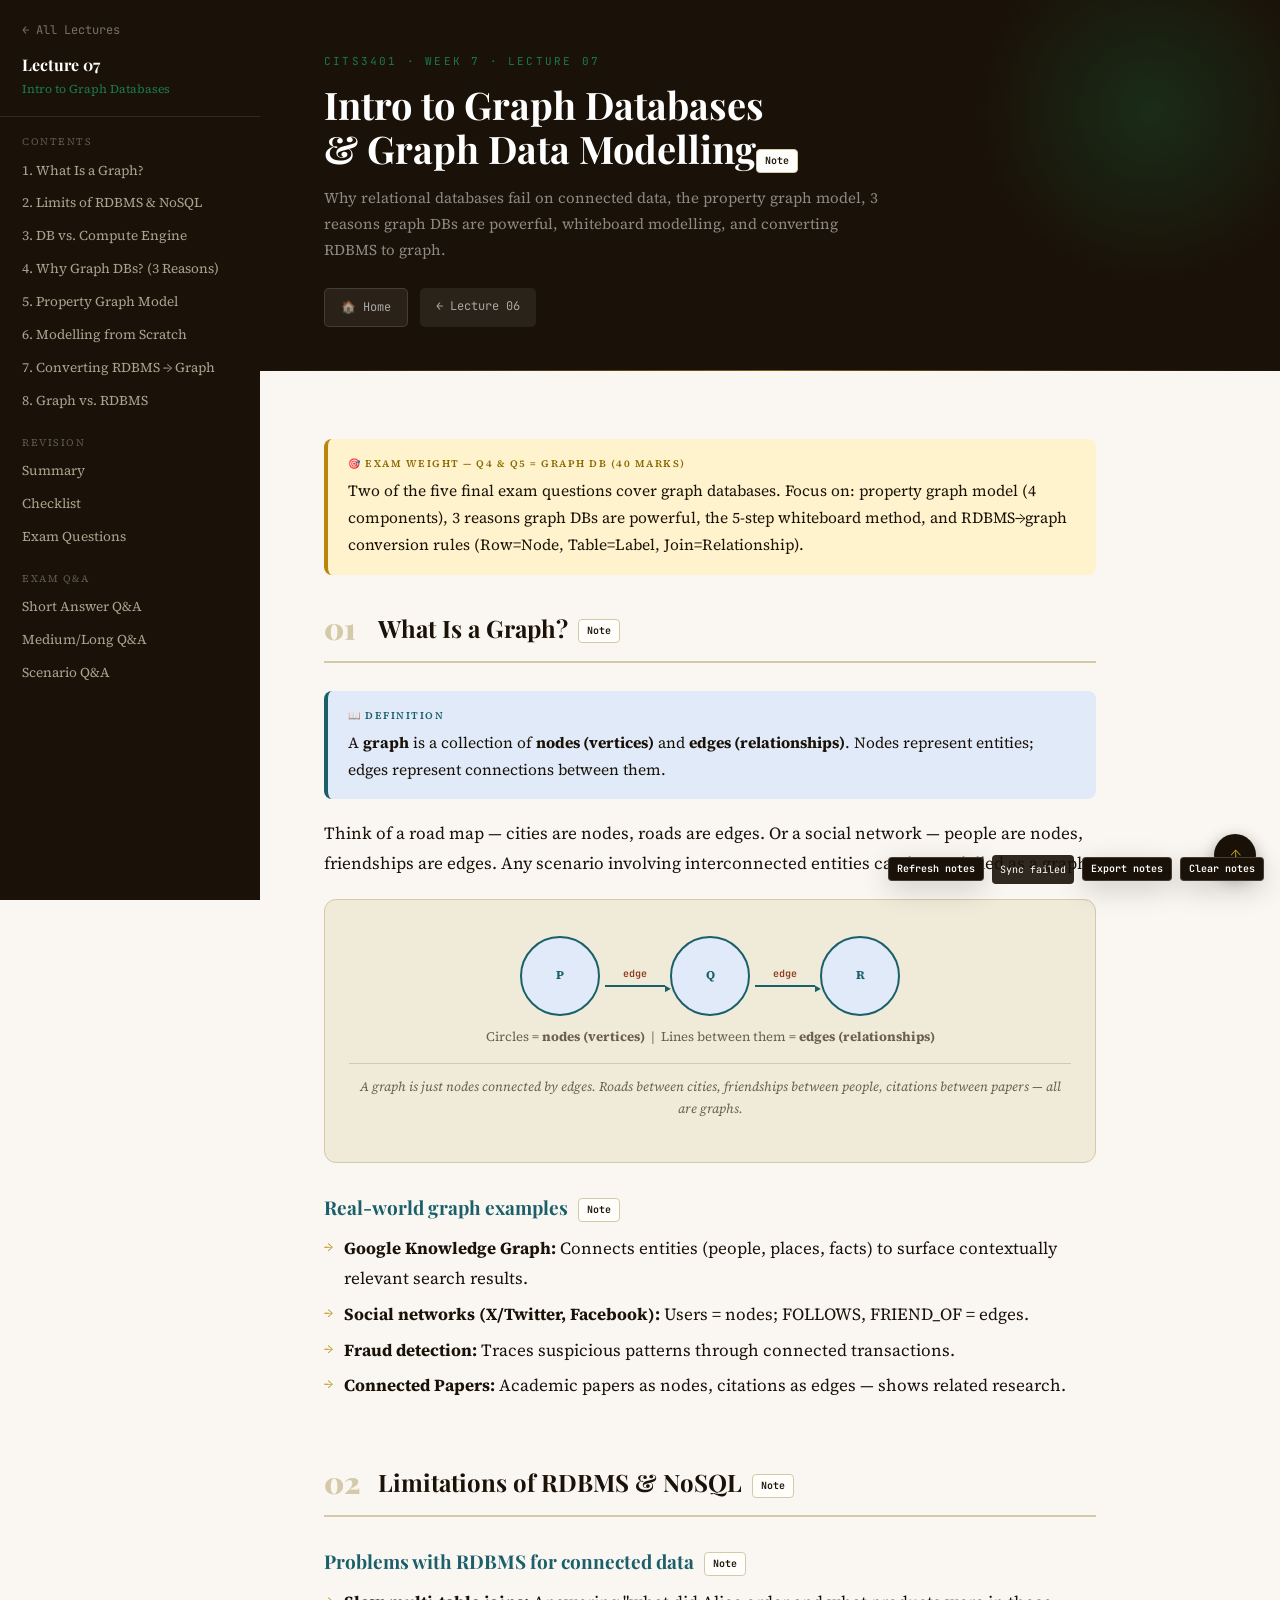
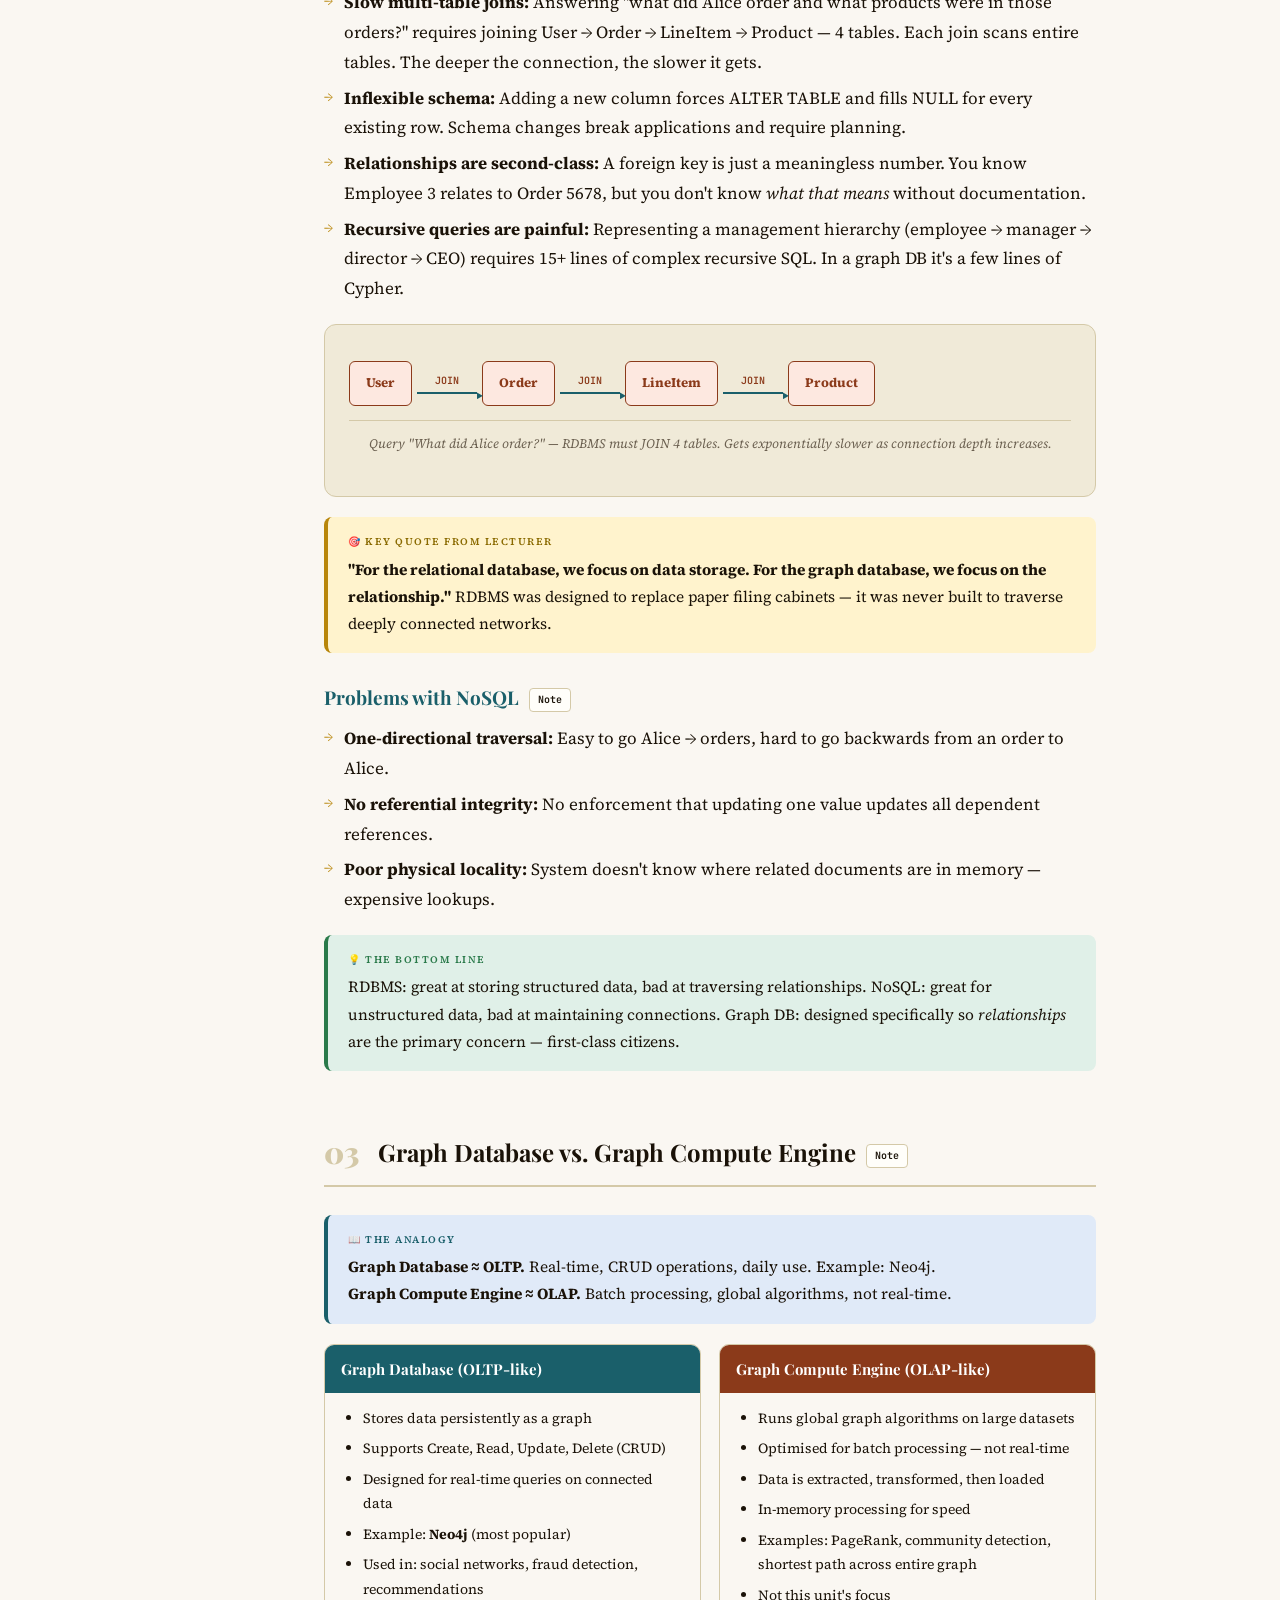
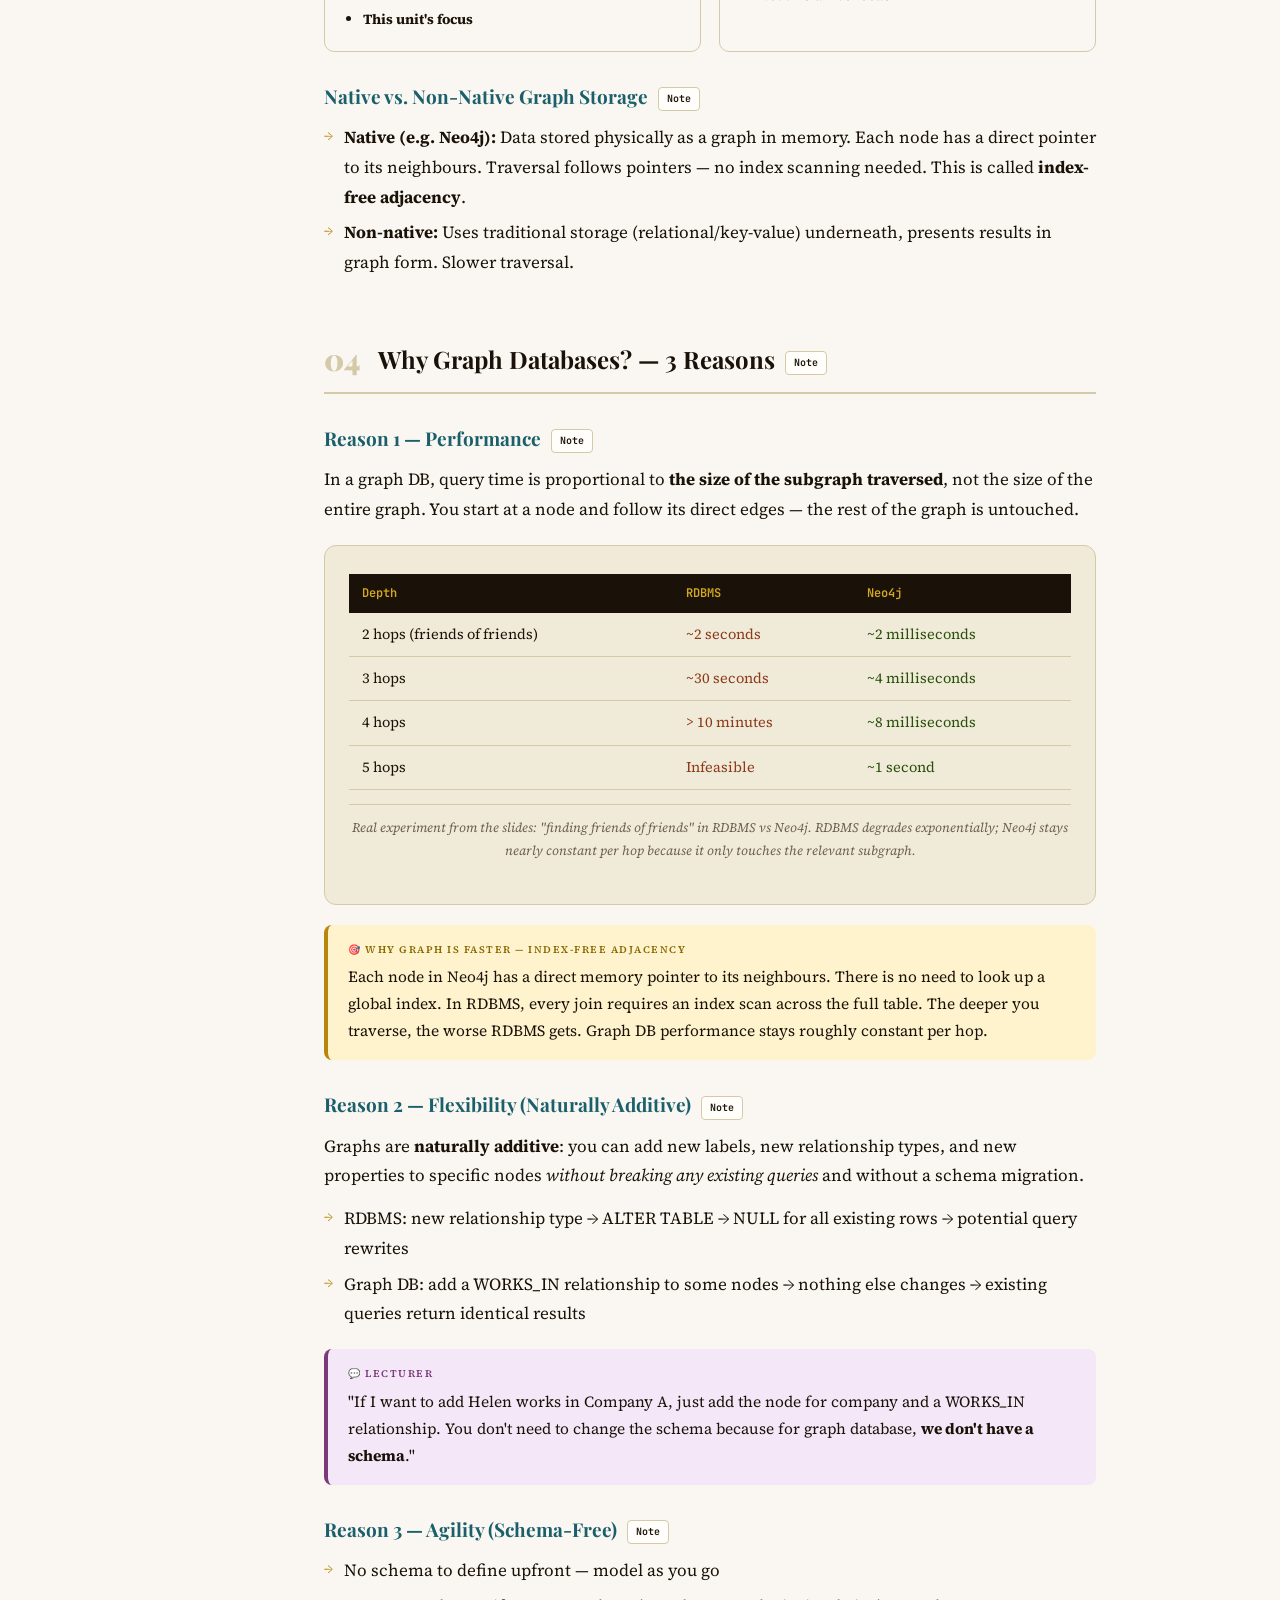
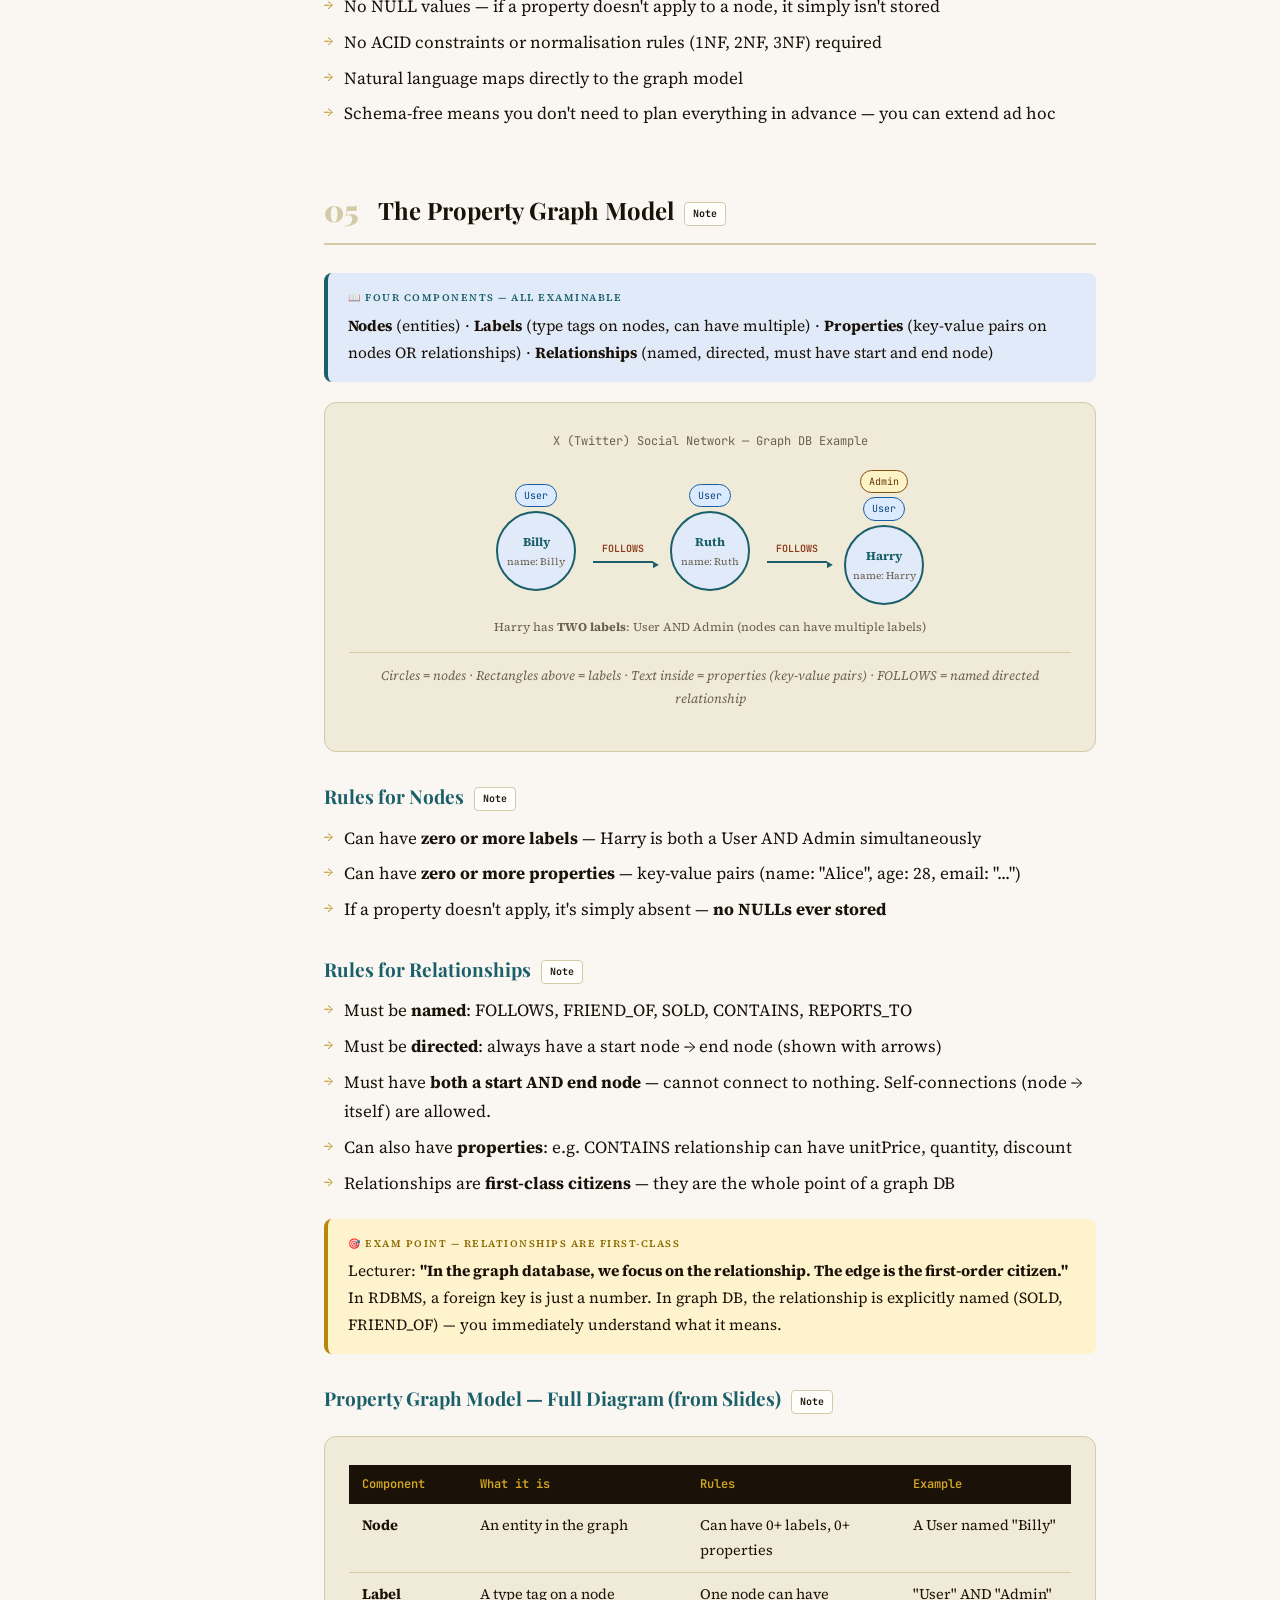
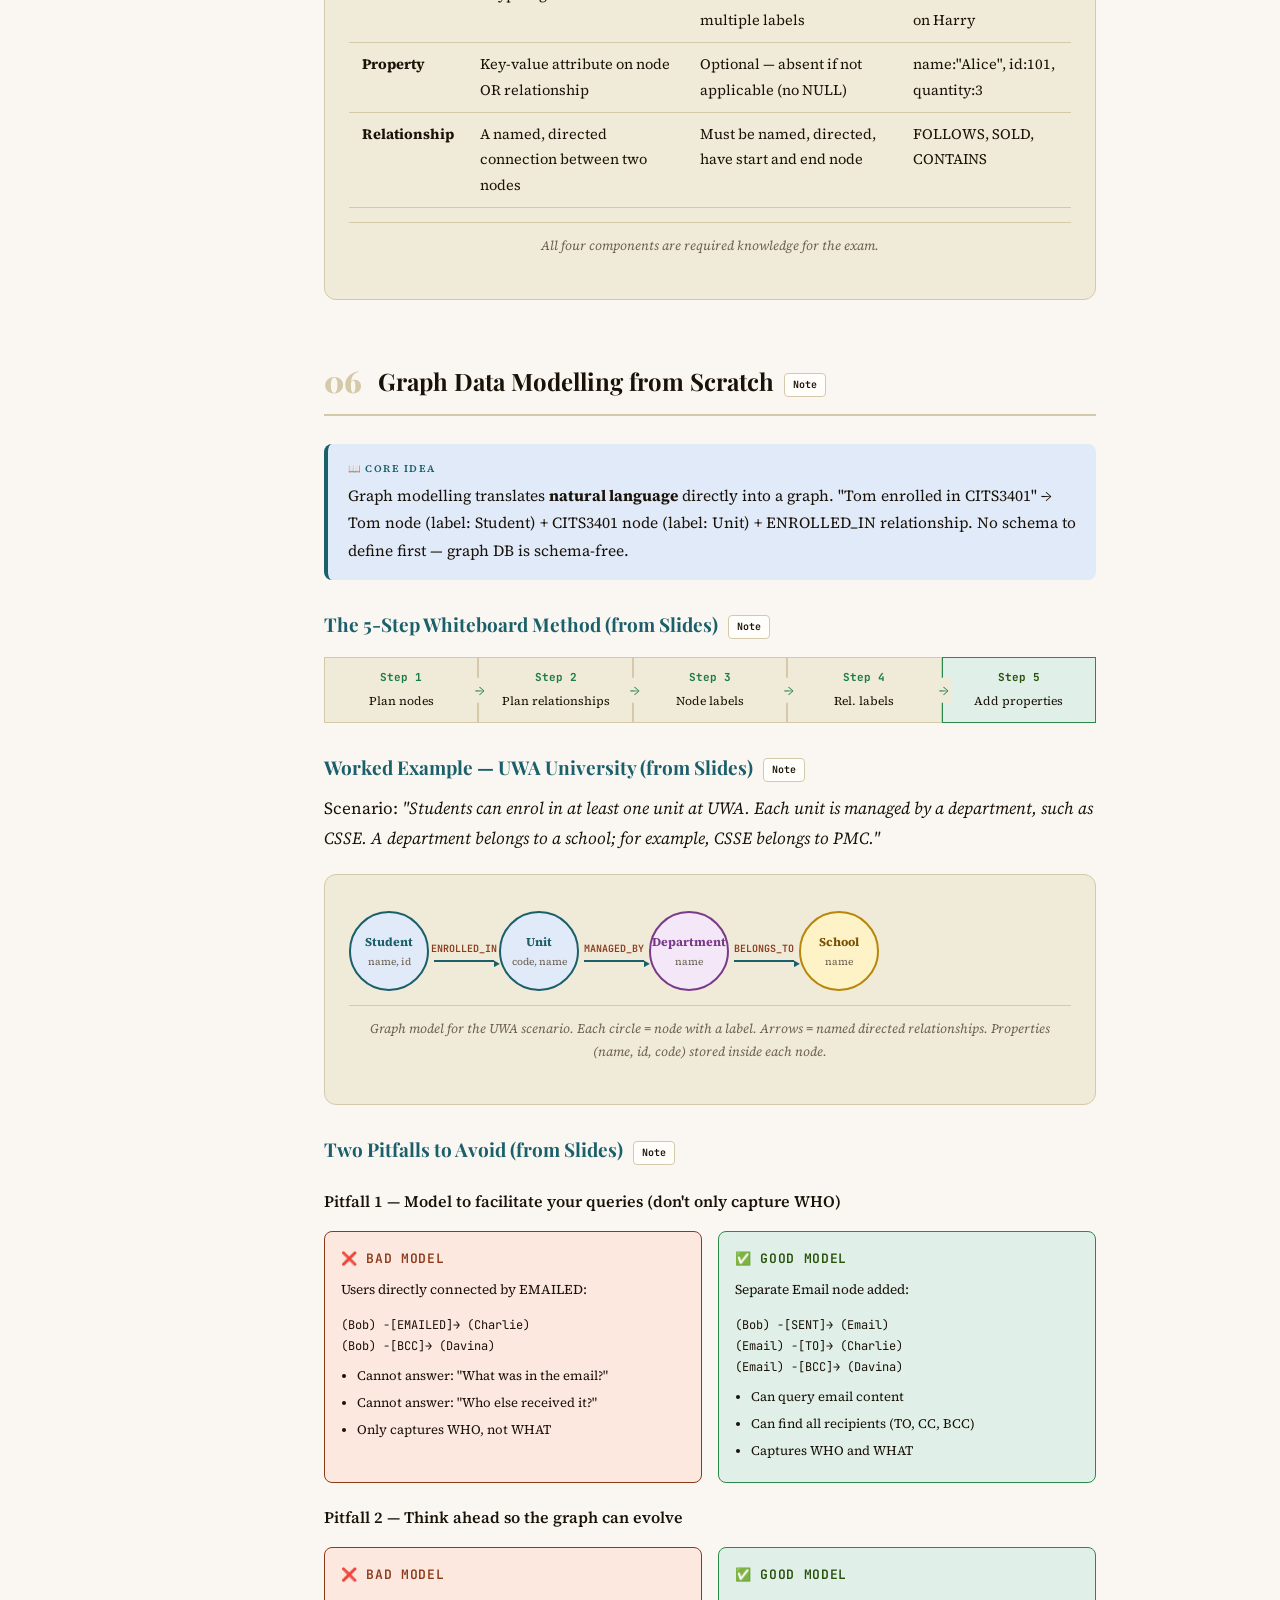
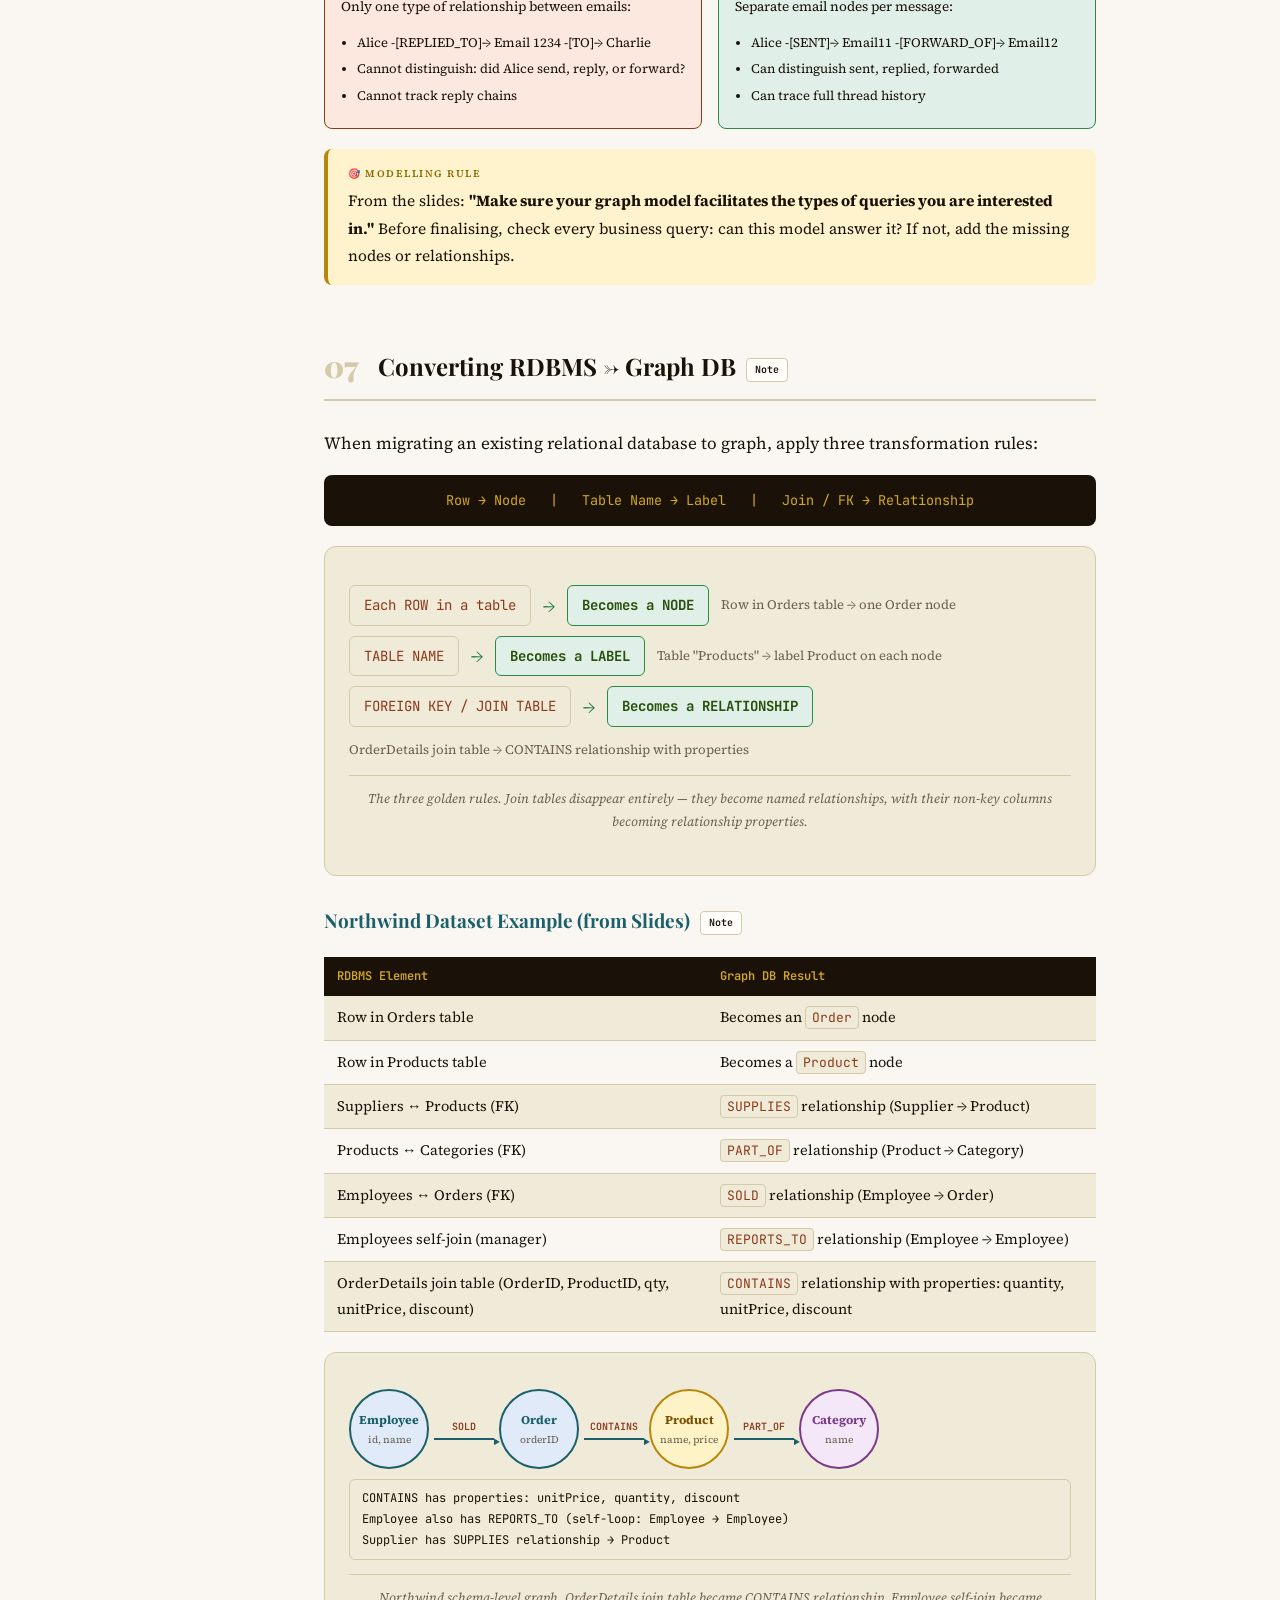
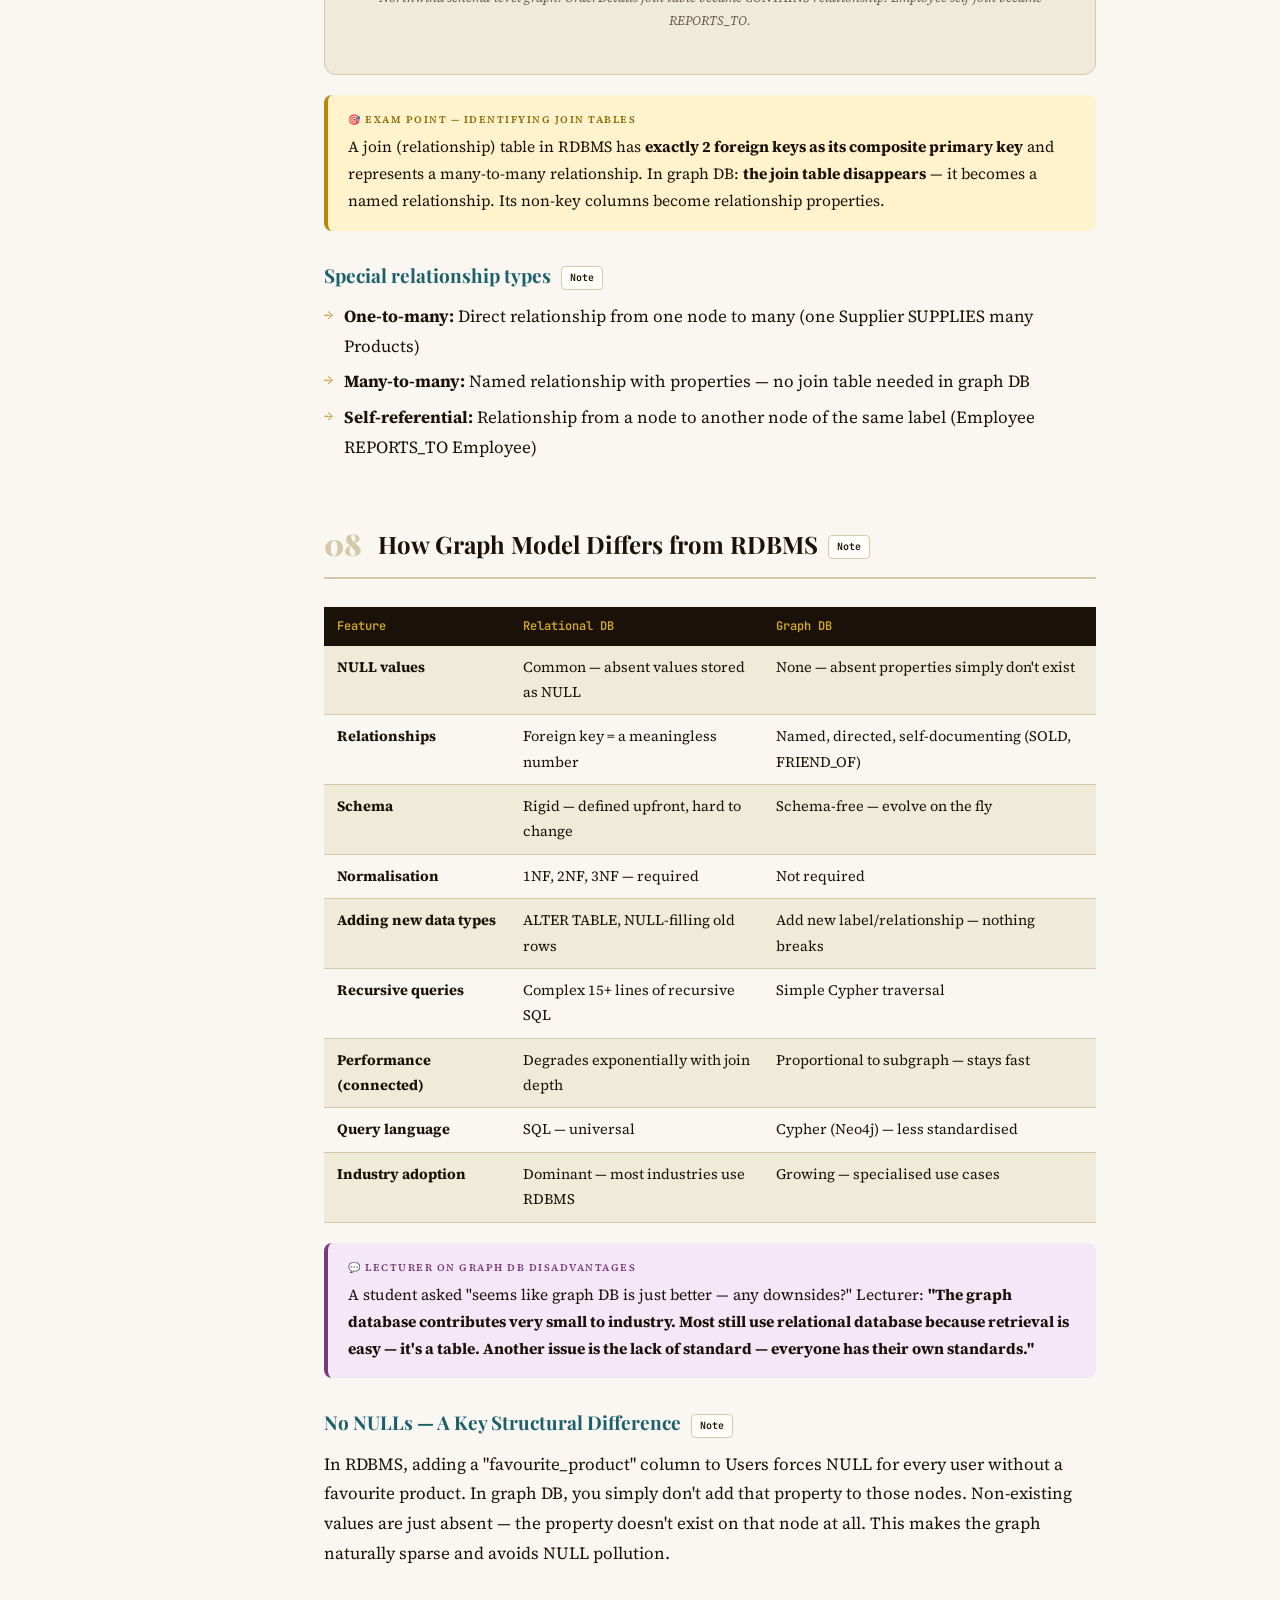
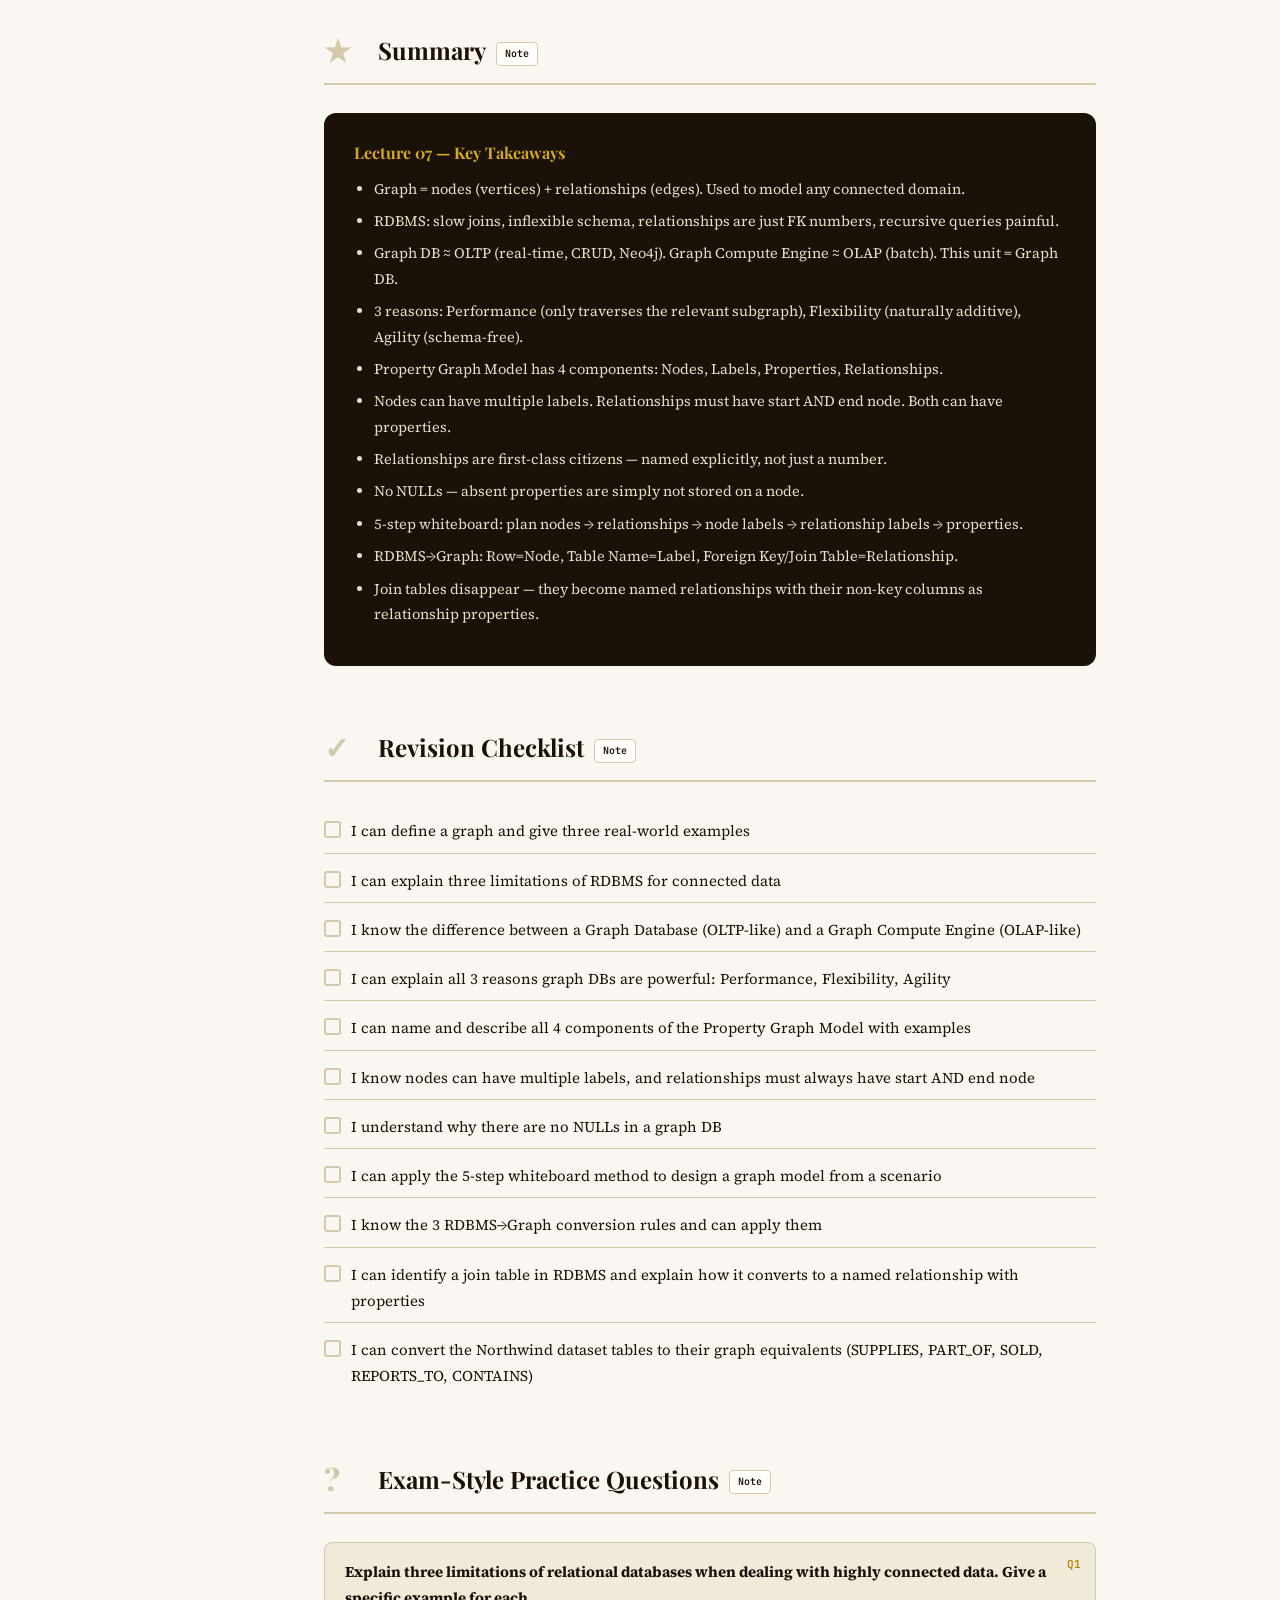
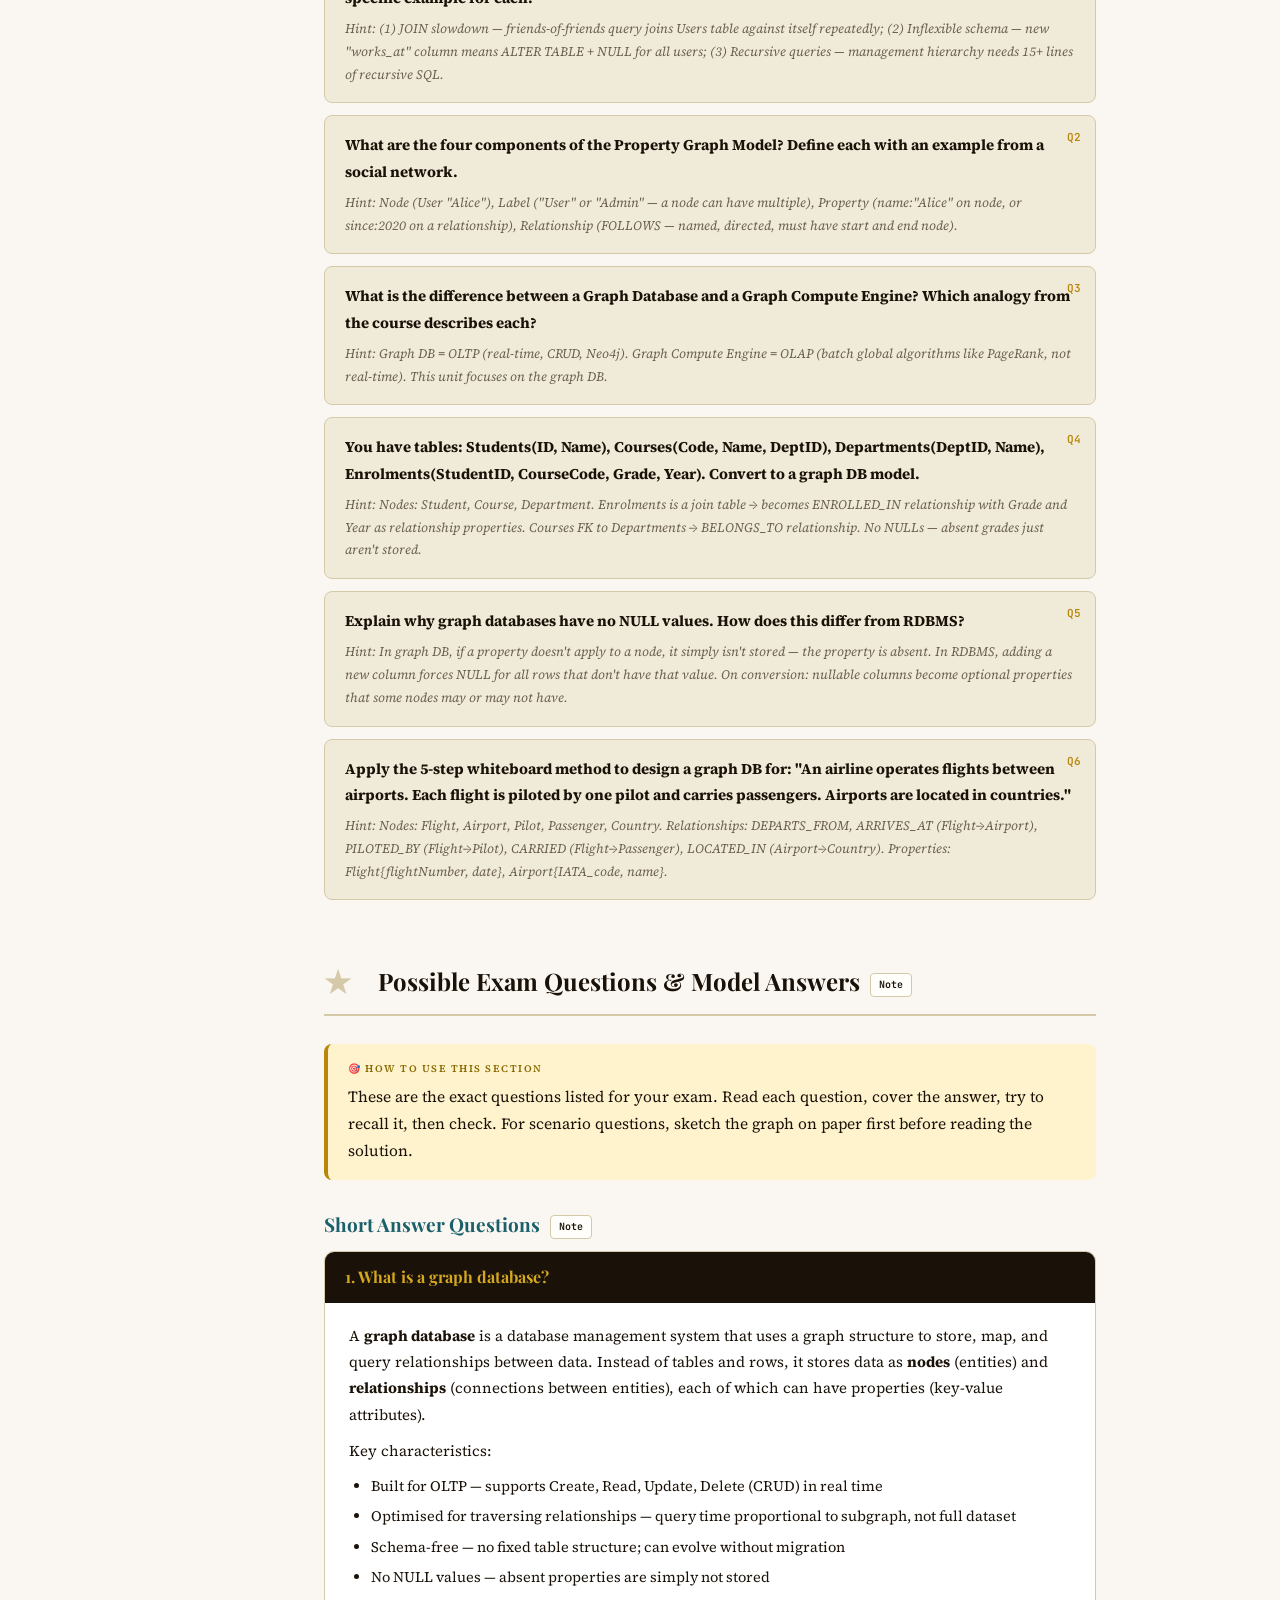
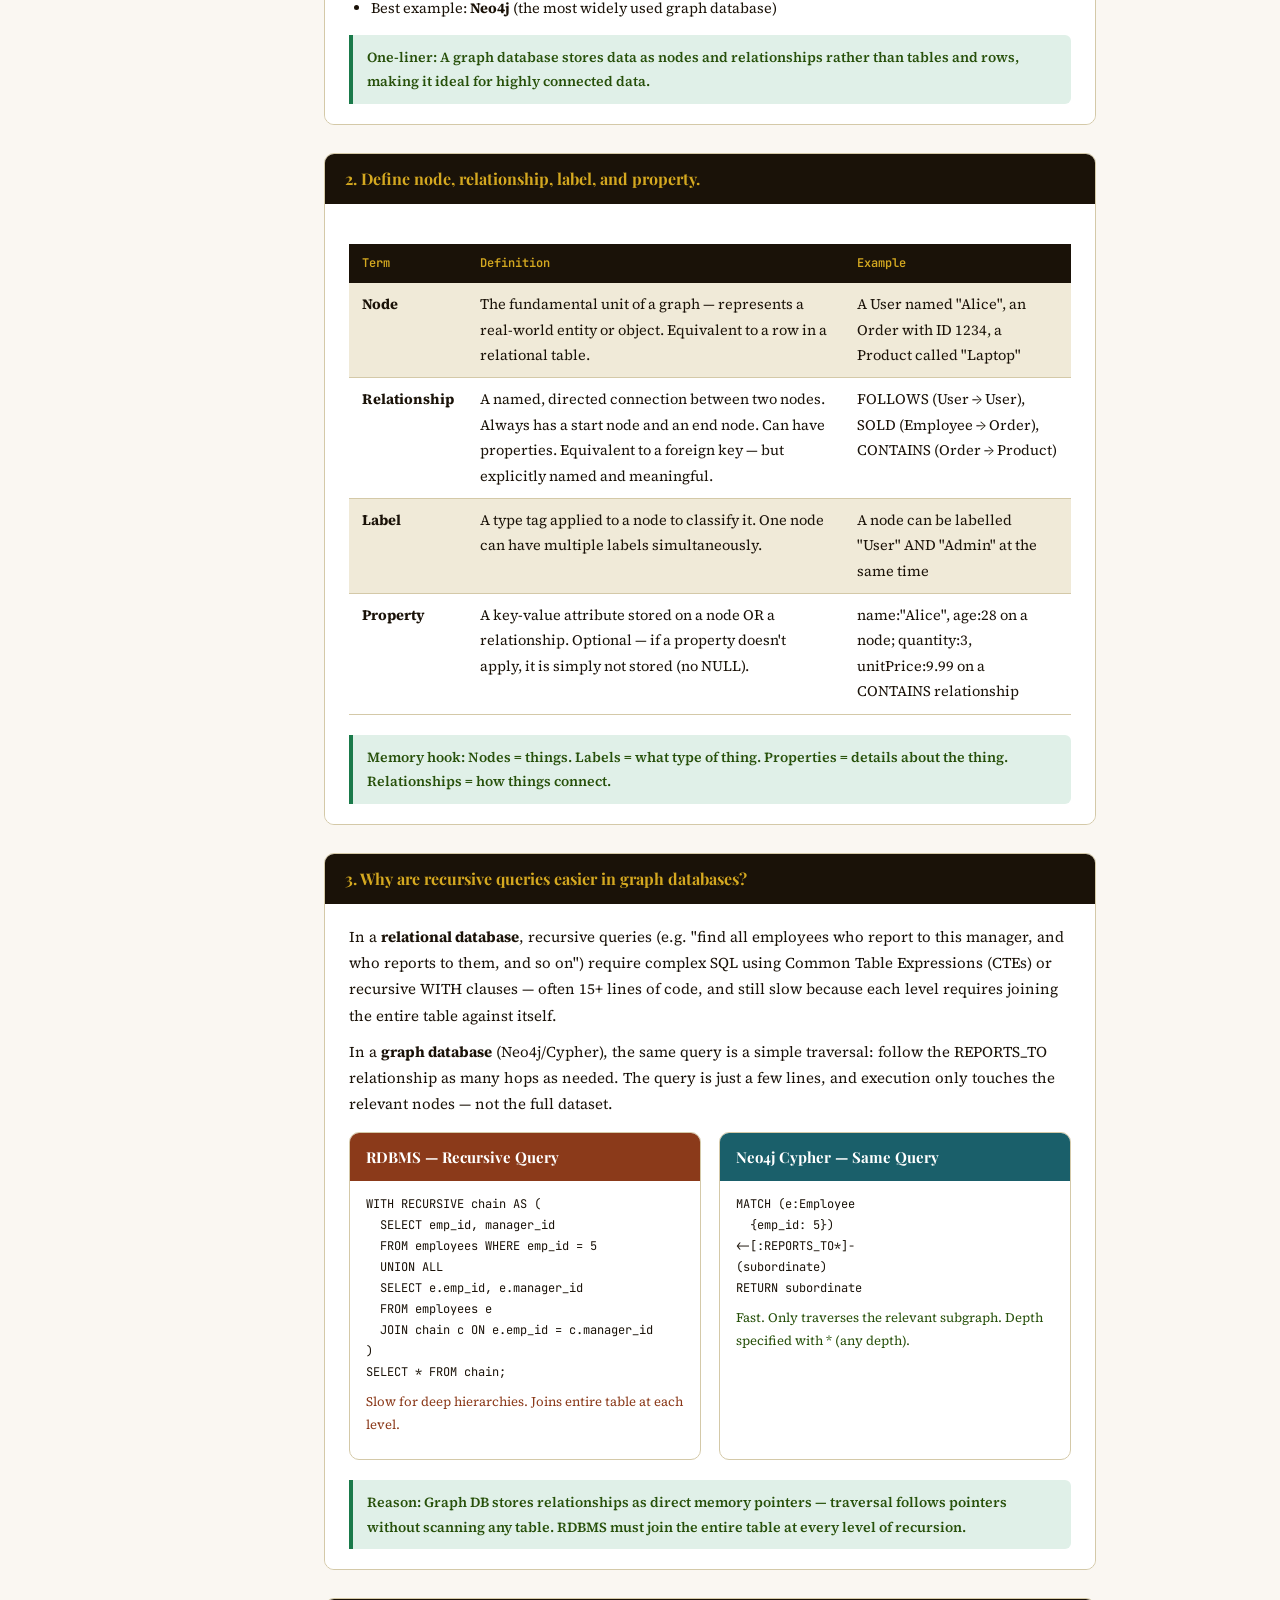
<file: lecture07.html>
<!DOCTYPE html>
<html lang="en">

<head>
    <meta charset="UTF-8">
    <meta name="viewport" content="width=device-width, initial-scale=1.0">
    <title>Lecture 07 – Intro to Graph Databases | CITS3401</title>
    <link
        href="https://fonts.googleapis.com/css2?family=Playfair+Display:wght@700;900&family=Source+Serif+4:ital,wght@0,300;0,400;0,600;1,400&family=JetBrains+Mono:wght@400;600&display=swap"
        rel="stylesheet">
    <link rel="stylesheet" href="assets/css/styles.css">
    <style>
        :root {
            --ink: #1a1208;
            --paper: #faf7f2;
            --cream: #f0ead8;
            --gold: #b8860b;
            --gold-light: #d4a820;
            --teal: #1a5f6a;
            --rust: #8b3a1a;
            --muted: #6b6050;
            --border: #d4c9a8;
            --sidebar-w: 260px;
            --accent: #1a7a4a
        }

        * {
            box-sizing: border-box;
            margin: 0;
            padding: 0
        }

        body {
            font-family: 'Source Serif 4', Georgia, serif;
            background: var(--paper);
            color: var(--ink);
            font-size: 17px;
            line-height: 1.75
        }

        .sidebar {
            position: fixed;
            top: 0;
            left: 0;
            width: var(--sidebar-w);
            height: 100vh;
            background: var(--ink);
            color: #e8dfc8;
            overflow-y: auto;
            z-index: 100;
            display: flex;
            flex-direction: column;
            padding: 0 0 40px 0
        }

        .sidebar-brand {
            padding: 20px 22px 16px;
            border-bottom: 1px solid rgba(255, 255, 255, .1)
        }

        .sidebar-brand a {
            text-decoration: none;
            color: rgba(255, 255, 255, .4);
            font-size: 12px;
            font-family: 'JetBrains Mono', monospace;
            display: flex;
            align-items: center;
            gap: 6px;
            margin-bottom: 10px
        }

        .sidebar-brand a:hover {
            color: var(--gold-light)
        }

        .sidebar-brand strong {
            display: block;
            font-family: 'Playfair Display', serif;
            font-size: 16px;
            color: #fff
        }

        .sidebar-brand span {
            display: block;
            font-size: 12px;
            color: var(--accent)
        }

        .nav-section {
            padding: 16px 22px 4px;
            font-size: 10px;
            letter-spacing: .15em;
            text-transform: uppercase;
            color: rgba(255, 255, 255, .3)
        }

        .nav-link {
            display: block;
            padding: 7px 22px;
            color: rgba(232, 223, 200, .7);
            font-size: 13.5px;
            text-decoration: none;
            line-height: 1.4;
            transition: all .15s
        }

        .nav-link:hover {
            color: #fff;
            background: rgba(255, 255, 255, .06);
            padding-left: 28px
        }

        .nav-link.active {
            color: var(--accent);
            border-left: 2px solid var(--accent);
            padding-left: 20px
        }

        .main {
            margin-left: var(--sidebar-w);
            min-height: 100vh
        }

        .hero {
            background: var(--ink);
            color: #fff;
            padding: 52px 64px 44px;
            position: relative;
            overflow: hidden
        }

        .hero::before {
            content: '';
            position: absolute;
            top: -60px;
            right: -40px;
            width: 340px;
            height: 340px;
            border-radius: 50%;
            background: radial-gradient(circle, rgba(26, 122, 74, .25) 0%, transparent 70%)
        }

        .hero-eyebrow {
            font-size: 11px;
            letter-spacing: .2em;
            text-transform: uppercase;
            color: var(--accent);
            margin-bottom: 12px;
            font-family: 'JetBrains Mono', monospace
        }

        .hero h1 {
            font-family: 'Playfair Display', serif;
            font-size: 38px;
            line-height: 1.15;
            margin-bottom: 12px
        }

        .hero-sub {
            color: rgba(255, 255, 255, .5);
            font-size: 15px;
            max-width: 560px
        }

        .hero-nav {
            margin-top: 24px;
            display: flex;
            gap: 12px;
            flex-wrap: wrap
        }

        .hero-nav a {
            font-family: 'JetBrains Mono', monospace;
            font-size: 12px;
            padding: 8px 16px;
            border-radius: 5px;
            text-decoration: none;
            transition: all .15s
        }

        .hero-nav a.home {
            background: rgba(255, 255, 255, .07);
            color: rgba(255, 255, 255, .6);
            border: 1px solid rgba(255, 255, 255, .12)
        }

        .hero-nav a.prev {
            background: rgba(255, 255, 255, .07);
            color: rgba(255, 255, 255, .6)
        }

        .hero-nav a:hover {
            opacity: .85
        }

        .content {
            padding: 48px 64px;
            max-width: 900px
        }

        .section {
            margin-bottom: 60px
        }

        .section-header {
            display: flex;
            align-items: center;
            gap: 14px;
            margin-bottom: 28px;
            padding-bottom: 12px;
            border-bottom: 2px solid var(--border)
        }

        .section-num {
            font-family: 'Playfair Display', serif;
            font-size: 30px;
            font-weight: 900;
            color: var(--border);
            line-height: 1;
            min-width: 40px
        }

        .section-header h2 {
            font-family: 'Playfair Display', serif;
            font-size: 24px;
            color: var(--ink)
        }

        h3 {
            font-family: 'Playfair Display', serif;
            font-size: 19px;
            margin: 28px 0 10px;
            color: var(--teal)
        }

        h4 {
            font-size: 16px;
            font-weight: 600;
            margin: 20px 0 8px
        }

        p {
            margin-bottom: 13px
        }

        .callout {
            border-radius: 8px;
            padding: 16px 20px;
            margin: 20px 0;
            border-left: 4px solid
        }

        .callout.definition {
            background: #e0eaf8;
            border-color: var(--teal)
        }

        .callout.exam {
            background: #fff3cd;
            border-color: var(--gold)
        }

        .callout.warning {
            background: #fde8e0;
            border-color: var(--rust)
        }

        .callout.tip {
            background: #e0f0e8;
            border-color: #2a7a4a
        }

        .callout.lecturer {
            background: #f4e8f8;
            border-color: #7a3a7a
        }

        .callout-label {
            font-size: 10px;
            letter-spacing: .15em;
            text-transform: uppercase;
            font-weight: 600;
            margin-bottom: 5px
        }

        .callout.definition .callout-label {
            color: var(--teal)
        }

        .callout.exam .callout-label {
            color: #8a6a00
        }

        .callout.warning .callout-label {
            color: var(--rust)
        }

        .callout.tip .callout-label {
            color: #2a7a4a
        }

        .callout.lecturer .callout-label {
            color: #7a3a7a
        }

        .callout p {
            margin: 0;
            font-size: 15.5px
        }

        .table-wrap {
            overflow-x: auto;
            margin: 20px 0
        }

        table {
            width: 100%;
            border-collapse: collapse;
            font-size: 14.5px
        }

        th {
            background: var(--ink);
            color: var(--gold-light);
            padding: 9px 13px;
            text-align: left;
            font-family: 'JetBrains Mono', monospace;
            font-size: 12px;
            font-weight: 600
        }

        td {
            padding: 9px 13px;
            border-bottom: 1px solid var(--border);
            vertical-align: top
        }

        tr:nth-child(even) td {
            background: var(--cream)
        }

        ul,
        ol {
            padding-left: 22px;
            margin-bottom: 13px
        }

        li {
            margin-bottom: 6px
        }

        ul.clean {
            list-style: none;
            padding-left: 0
        }

        ul.clean li {
            padding-left: 20px;
            position: relative
        }

        ul.clean li::before {
            content: '→';
            position: absolute;
            left: 0;
            color: var(--gold);
            font-size: 13px;
            top: 2px
        }

        code {
            font-family: 'JetBrains Mono', monospace;
            font-size: 13px;
            background: var(--cream);
            border: 1px solid var(--border);
            border-radius: 4px;
            padding: 2px 6px;
            color: var(--rust)
        }

        .formula {
            background: var(--ink);
            color: var(--gold-light);
            border-radius: 8px;
            padding: 14px 20px;
            margin: 16px 0;
            font-family: 'JetBrains Mono', monospace;
            font-size: 13.5px;
            text-align: center
        }

        .compare-grid {
            display: grid;
            grid-template-columns: 1fr 1fr;
            gap: 18px;
            margin: 20px 0
        }

        .compare-card {
            border: 1px solid var(--border);
            border-radius: 10px;
            overflow: hidden
        }

        .compare-card-head {
            padding: 11px 16px;
            font-family: 'Playfair Display', serif;
            font-size: 15px;
            font-weight: 700
        }

        .compare-card-head.a {
            background: var(--teal);
            color: #fff
        }

        .compare-card-head.b {
            background: var(--rust);
            color: #fff
        }

        .compare-card-head.c {
            background: #1a4a8a;
            color: #fff
        }

        .compare-card-body {
            padding: 13px 16px;
            font-size: 14px
        }

        .compare-card-body ul {
            margin: 0
        }

        .summary-box {
            background: var(--ink);
            color: #e8dfc8;
            border-radius: 12px;
            padding: 26px 30px;
            margin: 28px 0
        }

        .summary-box h3 {
            color: var(--gold-light);
            margin-top: 0;
            font-size: 16px
        }

        .summary-box ul {
            padding-left: 20px
        }

        .summary-box li {
            margin-bottom: 7px;
            font-size: 14.5px
        }

        .quiz {
            counter-reset: quiz
        }

        .quiz-item {
            background: var(--cream);
            border: 1px solid var(--border);
            border-radius: 8px;
            padding: 16px 20px;
            margin-bottom: 12px;
            counter-increment: quiz;
            position: relative
        }

        .quiz-item::before {
            content: 'Q' counter(quiz);
            font-family: 'JetBrains Mono', monospace;
            font-size: 11px;
            font-weight: 600;
            color: var(--gold);
            position: absolute;
            top: 12px;
            right: 14px
        }

        .quiz-item p {
            margin: 0;
            font-size: 15px
        }

        .quiz-item .hint {
            font-size: 13px;
            color: var(--muted);
            margin-top: 7px;
            font-style: italic
        }

        .checklist {
            list-style: none;
            padding: 0
        }

        .checklist li {
            display: flex;
            align-items: flex-start;
            gap: 10px;
            padding: 8px 0;
            border-bottom: 1px solid var(--border);
            font-size: 15px
        }

        .checklist li:last-child {
            border: none
        }

        .check-box {
            width: 17px;
            height: 17px;
            min-width: 17px;
            border: 2px solid var(--border);
            border-radius: 3px;
            margin-top: 3px
        }

        /* Visual diagram boxes - CSS only, no SVG */
        .diagram-box {
            background: var(--cream);
            border: 1px solid var(--border);
            border-radius: 12px;
            padding: 28px 24px;
            margin: 20px 0
        }

        .diagram-caption {
            font-size: 13px;
            color: var(--muted);
            font-style: italic;
            text-align: center;
            margin-top: 14px;
            padding-top: 12px;
            border-top: 1px solid var(--border)
        }

        /* Node circle */
        .node-row {
            display: flex;
            align-items: center;
            justify-content: center;
            gap: 0;
            flex-wrap: nowrap;
            margin: 8px 0
        }

        .node {
            width: 80px;
            height: 80px;
            border-radius: 50%;
            border: 2px solid var(--teal);
            background: #e0eaf8;
            display: flex;
            flex-direction: column;
            align-items: center;
            justify-content: center;
            font-size: 11px;
            text-align: center;
            flex-shrink: 0;
            position: relative
        }

        .node .label-tag {
            position: absolute;
            top: -18px;
            left: 50%;
            transform: translateX(-50%);
            background: #dbeafe;
            border: 1px solid #185FA5;
            border-radius: 12px;
            padding: 2px 8px;
            font-size: 10px;
            color: #0C447C;
            white-space: nowrap;
            font-family: 'JetBrains Mono', monospace
        }

        .node .label-tag2 {
            position: absolute;
            top: -36px;
            left: 50%;
            transform: translateX(-50%);
            background: #fef3c7;
            border: 1px solid #854F0B;
            border-radius: 12px;
            padding: 2px 8px;
            font-size: 10px;
            color: #633806;
            white-space: nowrap;
            font-family: 'JetBrains Mono', monospace
        }

        .node strong {
            font-size: 12px;
            font-weight: 700;
            color: var(--teal)
        }

        .node span {
            font-size: 10px;
            color: var(--muted)
        }

        .node.amber {
            border-color: var(--gold);
            background: #fef3c7
        }

        .node.amber strong {
            color: #7a5000
        }

        .node.purple {
            border-color: #7a3a8a;
            background: #f4e8f8
        }

        .node.purple strong {
            color: #7a3a8a
        }

        .node.coral {
            border-color: var(--rust);
            background: #fde8e0
        }

        .node.coral strong {
            color: var(--rust)
        }

        .node.gray {
            border-color: #888;
            background: #f0f0ec
        }

        .node.gray strong {
            color: #444
        }

        /* Arrow between nodes */
        .rel-arrow {
            display: flex;
            flex-direction: column;
            align-items: center;
            justify-content: center;
            min-width: 70px;
            flex-shrink: 0
        }

        .rel-arrow .rel-name {
            font-size: 10px;
            font-family: 'JetBrains Mono', monospace;
            color: var(--rust);
            white-space: nowrap;
            margin-bottom: 3px;
            font-weight: 600
        }

        .rel-arrow .arrow-line {
            width: 60px;
            height: 2px;
            background: var(--teal);
            position: relative
        }

        .rel-arrow .arrow-line::after {
            content: '▶';
            position: absolute;
            right: -6px;
            top: -7px;
            color: var(--teal);
            font-size: 12px
        }

        /* Conversion rule boxes */
        .conv-rule {
            display: flex;
            align-items: center;
            gap: 12px;
            margin: 10px 0;
            flex-wrap: wrap
        }

        .conv-from {
            background: var(--cream);
            border: 1px solid var(--border);
            border-radius: 6px;
            padding: 7px 14px;
            font-size: 14px;
            font-family: 'JetBrains Mono', monospace;
            color: var(--rust);
            flex-shrink: 0
        }

        .conv-to {
            background: #e0f0e8;
            border: 1px solid #2a8a4a;
            border-radius: 6px;
            padding: 7px 14px;
            font-size: 14px;
            font-family: 'JetBrains Mono', monospace;
            color: #27500A;
            flex-shrink: 0;
            font-weight: 700
        }

        .conv-arrow-txt {
            font-size: 18px;
            color: var(--accent);
            flex-shrink: 0
        }

        /* step boxes */
        .steps-row {
            display: flex;
            gap: 0;
            align-items: stretch;
            margin: 16px 0;
            flex-wrap: wrap
        }

        .step-box {
            flex: 1;
            min-width: 90px;
            background: var(--cream);
            border: 1px solid var(--border);
            padding: 10px 8px;
            text-align: center;
            font-size: 12px;
            position: relative
        }

        .step-box:not(:last-child)::after {
            content: '→';
            position: absolute;
            right: -10px;
            top: 50%;
            transform: translateY(-50%);
            font-size: 14px;
            color: var(--accent);
            z-index: 1;
            background: var(--cream);
            padding: 0 2px
        }

        .step-box strong {
            display: block;
            font-size: 11px;
            font-family: 'JetBrains Mono', monospace;
            color: var(--accent);
            margin-bottom: 4px
        }

        .step-box.last {
            background: #e0f0e8;
            border-color: #2a8a4a
        }

        .step-box.last strong {
            color: #27500A
        }

        /* bad/good side by side */
        .pitfall-grid {
            display: grid;
            grid-template-columns: 1fr 1fr;
            gap: 16px;
            margin: 16px 0
        }

        .pitfall-card {
            border-radius: 8px;
            padding: 16px;
            font-size: 13.5px
        }

        .pitfall-card.bad {
            background: #fde8e0;
            border: 1px solid var(--rust)
        }

        .pitfall-card.good {
            background: #e0f0e8;
            border: 1px solid #2a8a4a
        }

        .pitfall-card h4 {
            margin: 0 0 8px;
            font-size: 13px;
            font-family: 'JetBrains Mono', monospace;
            text-transform: uppercase;
            letter-spacing: .05em
        }

        .pitfall-card.bad h4 {
            color: var(--rust)
        }

        .pitfall-card.good h4 {
            color: #27500A
        }

        .pitfall-card ul {
            margin: 0;
            padding-left: 16px
        }

        .pitfall-card li {
            margin-bottom: 4px;
            font-size: 13px
        }

        .qa-block {
            margin-bottom: 28px;
            border: 1px solid var(--border);
            border-radius: 10px;
            overflow: hidden
        }

        .qa-q {
            background: var(--ink);
            color: var(--gold-light);
            padding: 14px 20px;
            font-family: 'Playfair Display', serif;
            font-size: 16px;
            font-weight: 700;
            line-height: 1.4
        }

        .qa-a {
            padding: 20px 24px;
            background: #fff;
            font-size: 15px
        }

        .qa-a h4 {
            font-size: 15px;
            font-weight: 700;
            margin: 16px 0 6px;
            color: var(--teal)
        }

        .qa-a h4:first-child {
            margin-top: 0
        }

        .qa-a p {
            margin-bottom: 10px
        }

        .qa-a ul,
        .qa-a ol {
            padding-left: 22px;
            margin-bottom: 10px
        }

        .qa-a li {
            margin-bottom: 5px;
            font-size: 14.5px
        }

        .qa-one-liner {
            background: #e0f0e8;
            border-left: 4px solid var(--accent);
            border-radius: 0 6px 6px 0;
            padding: 10px 14px;
            margin-top: 14px;
            font-size: 14px;
            color: #27500A;
            font-weight: 600
        }

        .scroll-top {
            position: fixed;
            bottom: 24px;
            right: 24px;
            width: 42px;
            height: 42px;
            background: var(--ink);
            color: var(--gold-light);
            border: none;
            border-radius: 50%;
            cursor: pointer;
            font-size: 17px;
            display: flex;
            align-items: center;
            justify-content: center;
            box-shadow: 0 4px 16px rgba(0, 0, 0, .3);
            text-decoration: none
        }

        @media(max-width:900px) {
            .sidebar {
                display: none
            }

            .main {
                margin-left: 0
            }

            .content,
            .hero {
                padding: 28px
            }

            .compare-grid {
                grid-template-columns: 1fr
            }

            .pitfall-grid {
                grid-template-columns: 1fr
            }
        }
    </style>
</head>

<body>

    <nav class="sidebar">
        <div class="sidebar-brand">
            <a href="index.html">← All Lectures</a>
            <strong>Lecture 07</strong><span>Intro to Graph Databases</span>
        </div>
        <div class="nav-section">Contents</div>
        <a class="nav-link" href="#what-is-graph">1. What Is a Graph?</a>
        <a class="nav-link" href="#rdbms-limits">2. Limits of RDBMS &amp; NoSQL</a>
        <a class="nav-link" href="#db-vs-engine">3. DB vs. Compute Engine</a>
        <a class="nav-link" href="#why-graph">4. Why Graph DBs? (3 Reasons)</a>
        <a class="nav-link" href="#property-model">5. Property Graph Model</a>
        <a class="nav-link" href="#modelling-scratch">6. Modelling from Scratch</a>
        <a class="nav-link" href="#modelling-rdbms">7. Converting RDBMS → Graph</a>
        <a class="nav-link" href="#differences">8. Graph vs. RDBMS</a>
        <div class="nav-section">Revision</div>
        <a class="nav-link" href="#summary">Summary</a>
        <a class="nav-link" href="#checklist">Checklist</a>
        <a class="nav-link" href="#questions">Exam Questions</a>
        <div class="nav-section">Exam Q&amp;A</div>
        <a class="nav-link" href="#short-answers">Short Answer Q&amp;A</a>
        <a class="nav-link" href="#long-answers">Medium/Long Q&amp;A</a>
        <a class="nav-link" href="#scenario-answers">Scenario Q&amp;A</a>
    </nav>

    <div class="main">
        <div class="hero">
            <div class="hero-eyebrow">CITS3401 · Week 7 · Lecture 07</div>
            <h1>Intro to Graph Databases<br>&amp; Graph Data Modelling</h1>
            <p class="hero-sub">Why relational databases fail on connected data, the property graph model, 3 reasons
                graph DBs are powerful, whiteboard modelling, and converting RDBMS to graph.</p>
            <div class="hero-nav">
                <a class="home" href="index.html">🏠 Home</a>
                <a class="prev" href="Lecture06.html">← Lecture 06</a>
            </div>
        </div>

        <div class="content">

            <div class="callout exam" style="margin-bottom:32px">
                <div class="callout-label">🎯 Exam Weight — Q4 &amp; Q5 = Graph DB (40 marks)</div>
                <p>Two of the five final exam questions cover graph databases. Focus on: property graph model (4
                    components), 3 reasons graph DBs are powerful, the 5-step whiteboard method, and RDBMS→graph
                    conversion rules (Row=Node, Table=Label, Join=Relationship).</p>
            </div>

            <!-- SECTION 1 -->
            <div class="section" id="what-is-graph">
                <div class="section-header">
                    <div class="section-num">01</div>
                    <h2>What Is a Graph?</h2>
                </div>

                <div class="callout definition">
                    <div class="callout-label">📖 Definition</div>
                    <p>A <strong>graph</strong> is a collection of <strong>nodes (vertices)</strong> and <strong>edges
                            (relationships)</strong>. Nodes represent entities; edges represent connections between
                        them.</p>
                </div>

                <p>Think of a road map — cities are nodes, roads are edges. Or a social network — people are nodes,
                    friendships are edges. Any scenario involving interconnected entities can be modelled as a graph.
                </p>

                <!-- Visual: Simple graph -->
                <div class="diagram-box">
                    <div class="node-row">
                        <div class="node"><strong>P</strong></div>
                        <div class="rel-arrow">
                            <div class="rel-name">edge</div>
                            <div class="arrow-line"></div>
                        </div>
                        <div class="node"><strong>Q</strong></div>
                        <div class="rel-arrow">
                            <div class="rel-name">edge</div>
                            <div class="arrow-line"></div>
                        </div>
                        <div class="node"><strong>R</strong></div>
                    </div>
                    <div style="text-align:center;font-size:13px;color:var(--muted);margin-top:10px;">Circles =
                        <strong>nodes (vertices)</strong> &nbsp;|&nbsp; Lines between them = <strong>edges
                            (relationships)</strong></div>
                    <p class="diagram-caption">A graph is just nodes connected by edges. Roads between cities,
                        friendships between people, citations between papers — all are graphs.</p>
                </div>

                <h3>Real-world graph examples</h3>
                <ul class="clean">
                    <li><strong>Google Knowledge Graph:</strong> Connects entities (people, places, facts) to surface
                        contextually relevant search results.</li>
                    <li><strong>Social networks (X/Twitter, Facebook):</strong> Users = nodes; FOLLOWS, FRIEND_OF =
                        edges.</li>
                    <li><strong>Fraud detection:</strong> Traces suspicious patterns through connected transactions.
                    </li>
                    <li><strong>Connected Papers:</strong> Academic papers as nodes, citations as edges — shows related
                        research.</li>
                </ul>
            </div>

            <!-- SECTION 2 -->
            <div class="section" id="rdbms-limits">
                <div class="section-header">
                    <div class="section-num">02</div>
                    <h2>Limitations of RDBMS &amp; NoSQL</h2>
                </div>

                <h3>Problems with RDBMS for connected data</h3>
                <ul class="clean">
                    <li><strong>Slow multi-table joins:</strong> Answering "what did Alice order and what products were
                        in those orders?" requires joining User → Order → LineItem → Product — 4 tables. Each join scans
                        entire tables. The deeper the connection, the slower it gets.</li>
                    <li><strong>Inflexible schema:</strong> Adding a new column forces ALTER TABLE and fills NULL for
                        every existing row. Schema changes break applications and require planning.</li>
                    <li><strong>Relationships are second-class:</strong> A foreign key is just a meaningless number. You
                        know Employee 3 relates to Order 5678, but you don't know <em>what that means</em> without
                        documentation.</li>
                    <li><strong>Recursive queries are painful:</strong> Representing a management hierarchy (employee →
                        manager → director → CEO) requires 15+ lines of complex recursive SQL. In a graph DB it's a few
                        lines of Cypher.</li>
                </ul>

                <!-- Visual: RDBMS join chain -->
                <div class="diagram-box">
                    <div class="node-row" style="justify-content:flex-start;gap:0;overflow-x:auto">
                        <div
                            style="background:#fde8e0;border:1px solid var(--rust);border-radius:6px;padding:10px 16px;font-size:13px;font-weight:700;color:var(--rust);flex-shrink:0">
                            User</div>
                        <div class="rel-arrow">
                            <div class="rel-name">JOIN</div>
                            <div class="arrow-line"></div>
                        </div>
                        <div
                            style="background:#fde8e0;border:1px solid var(--rust);border-radius:6px;padding:10px 16px;font-size:13px;font-weight:700;color:var(--rust);flex-shrink:0">
                            Order</div>
                        <div class="rel-arrow">
                            <div class="rel-name">JOIN</div>
                            <div class="arrow-line"></div>
                        </div>
                        <div
                            style="background:#fde8e0;border:1px solid var(--rust);border-radius:6px;padding:10px 16px;font-size:13px;font-weight:700;color:var(--rust);flex-shrink:0">
                            LineItem</div>
                        <div class="rel-arrow">
                            <div class="rel-name">JOIN</div>
                            <div class="arrow-line"></div>
                        </div>
                        <div
                            style="background:#fde8e0;border:1px solid var(--rust);border-radius:6px;padding:10px 16px;font-size:13px;font-weight:700;color:var(--rust);flex-shrink:0">
                            Product</div>
                    </div>
                    <p class="diagram-caption">Query "What did Alice order?" — RDBMS must JOIN 4 tables. Gets
                        exponentially slower as connection depth increases.</p>
                </div>

                <div class="callout exam">
                    <div class="callout-label">🎯 Key Quote from Lecturer</div>
                    <p><strong>"For the relational database, we focus on data storage. For the graph database, we focus
                            on the relationship."</strong> RDBMS was designed to replace paper filing cabinets — it was
                        never built to traverse deeply connected networks.</p>
                </div>

                <h3>Problems with NoSQL</h3>
                <ul class="clean">
                    <li><strong>One-directional traversal:</strong> Easy to go Alice → orders, hard to go backwards from
                        an order to Alice.</li>
                    <li><strong>No referential integrity:</strong> No enforcement that updating one value updates all
                        dependent references.</li>
                    <li><strong>Poor physical locality:</strong> System doesn't know where related documents are in
                        memory — expensive lookups.</li>
                </ul>

                <div class="callout tip">
                    <div class="callout-label">💡 The Bottom Line</div>
                    <p>RDBMS: great at storing structured data, bad at traversing relationships. NoSQL: great for
                        unstructured data, bad at maintaining connections. Graph DB: designed specifically so
                        <em>relationships</em> are the primary concern — first-class citizens.</p>
                </div>
            </div>

            <!-- SECTION 3 -->
            <div class="section" id="db-vs-engine">
                <div class="section-header">
                    <div class="section-num">03</div>
                    <h2>Graph Database vs. Graph Compute Engine</h2>
                </div>

                <div class="callout definition">
                    <div class="callout-label">📖 The Analogy</div>
                    <p><strong>Graph Database ≈ OLTP.</strong> Real-time, CRUD operations, daily use. Example:
                        Neo4j.<br>
                        <strong>Graph Compute Engine ≈ OLAP.</strong> Batch processing, global algorithms, not
                        real-time.
                    </p>
                </div>

                <div class="compare-grid">
                    <div class="compare-card">
                        <div class="compare-card-head a">Graph Database (OLTP-like)</div>
                        <div class="compare-card-body">
                            <ul>
                                <li>Stores data persistently as a graph</li>
                                <li>Supports Create, Read, Update, Delete (CRUD)</li>
                                <li>Designed for real-time queries on connected data</li>
                                <li>Example: <strong>Neo4j</strong> (most popular)</li>
                                <li>Used in: social networks, fraud detection, recommendations</li>
                                <li><strong>This unit's focus</strong></li>
                            </ul>
                        </div>
                    </div>
                    <div class="compare-card">
                        <div class="compare-card-head b">Graph Compute Engine (OLAP-like)</div>
                        <div class="compare-card-body">
                            <ul>
                                <li>Runs global graph algorithms on large datasets</li>
                                <li>Optimised for batch processing — not real-time</li>
                                <li>Data is extracted, transformed, then loaded</li>
                                <li>In-memory processing for speed</li>
                                <li>Examples: PageRank, community detection, shortest path across entire graph</li>
                                <li>Not this unit's focus</li>
                            </ul>
                        </div>
                    </div>
                </div>

                <h3>Native vs. Non-Native Graph Storage</h3>
                <ul class="clean">
                    <li><strong>Native (e.g. Neo4j):</strong> Data stored physically as a graph in memory. Each node has
                        a direct pointer to its neighbours. Traversal follows pointers — no index scanning needed. This
                        is called <strong>index-free adjacency</strong>.</li>
                    <li><strong>Non-native:</strong> Uses traditional storage (relational/key-value) underneath,
                        presents results in graph form. Slower traversal.</li>
                </ul>
            </div>

            <!-- SECTION 4 -->
            <div class="section" id="why-graph">
                <div class="section-header">
                    <div class="section-num">04</div>
                    <h2>Why Graph Databases? — 3 Reasons</h2>
                </div>

                <h3>Reason 1 — Performance</h3>
                <p>In a graph DB, query time is proportional to <strong>the size of the subgraph traversed</strong>, not
                    the size of the entire graph. You start at a node and follow its direct edges — the rest of the
                    graph is untouched.</p>

                <!-- Visual: Performance comparison table -->
                <div class="diagram-box">
                    <div class="table-wrap" style="margin:0">
                        <table>
                            <tr>
                                <th>Depth</th>
                                <th>RDBMS</th>
                                <th>Neo4j</th>
                            </tr>
                            <tr>
                                <td>2 hops (friends of friends)</td>
                                <td style="color:var(--rust)">~2 seconds</td>
                                <td style="color:#27500A">~2 milliseconds</td>
                            </tr>
                            <tr>
                                <td>3 hops</td>
                                <td style="color:var(--rust)">~30 seconds</td>
                                <td style="color:#27500A">~4 milliseconds</td>
                            </tr>
                            <tr>
                                <td>4 hops</td>
                                <td style="color:var(--rust)">&gt; 10 minutes</td>
                                <td style="color:#27500A">~8 milliseconds</td>
                            </tr>
                            <tr>
                                <td>5 hops</td>
                                <td style="color:var(--rust)">Infeasible</td>
                                <td style="color:#27500A">~1 second</td>
                            </tr>
                        </table>
                    </div>
                    <p class="diagram-caption">Real experiment from the slides: "finding friends of friends" in RDBMS vs
                        Neo4j. RDBMS degrades exponentially; Neo4j stays nearly constant per hop because it only touches
                        the relevant subgraph.</p>
                </div>

                <div class="callout exam">
                    <div class="callout-label">🎯 Why Graph Is Faster — Index-Free Adjacency</div>
                    <p>Each node in Neo4j has a direct memory pointer to its neighbours. There is no need to look up a
                        global index. In RDBMS, every join requires an index scan across the full table. The deeper you
                        traverse, the worse RDBMS gets. Graph DB performance stays roughly constant per hop.</p>
                </div>

                <h3>Reason 2 — Flexibility (Naturally Additive)</h3>
                <p>Graphs are <strong>naturally additive</strong>: you can add new labels, new relationship types, and
                    new properties to specific nodes <em>without breaking any existing queries</em> and without a schema
                    migration.</p>
                <ul class="clean">
                    <li>RDBMS: new relationship type → ALTER TABLE → NULL for all existing rows → potential query
                        rewrites</li>
                    <li>Graph DB: add a WORKS_IN relationship to some nodes → nothing else changes → existing queries
                        return identical results</li>
                </ul>
                <div class="callout lecturer">
                    <div class="callout-label">💬 Lecturer</div>
                    <p>"If I want to add Helen works in Company A, just add the node for company and a WORKS_IN
                        relationship. You don't need to change the schema because for graph database, <strong>we don't
                            have a schema</strong>."</p>
                </div>

                <h3>Reason 3 — Agility (Schema-Free)</h3>
                <ul class="clean">
                    <li>No schema to define upfront — model as you go</li>
                    <li>No NULL values — if a property doesn't apply to a node, it simply isn't stored</li>
                    <li>No ACID constraints or normalisation rules (1NF, 2NF, 3NF) required</li>
                    <li>Natural language maps directly to the graph model</li>
                    <li>Schema-free means you don't need to plan everything in advance — you can extend ad hoc</li>
                </ul>
            </div>

            <!-- SECTION 5 -->
            <div class="section" id="property-model">
                <div class="section-header">
                    <div class="section-num">05</div>
                    <h2>The Property Graph Model</h2>
                </div>

                <div class="callout definition">
                    <div class="callout-label">📖 Four Components — All Examinable</div>
                    <p><strong>Nodes</strong> (entities) · <strong>Labels</strong> (type tags on nodes, can have
                        multiple) · <strong>Properties</strong> (key-value pairs on nodes OR relationships) ·
                        <strong>Relationships</strong> (named, directed, must have start and end node)</p>
                </div>

                <!-- Visual: Property graph example (X/Twitter from slides) -->
                <div class="diagram-box">
                    <div
                        style="text-align:center;margin-bottom:18px;font-size:12px;font-family:'JetBrains Mono',monospace;color:var(--muted)">
                        X (Twitter) Social Network — Graph DB Example</div>
                    <div class="node-row" style="gap:12px;justify-content:center;flex-wrap:wrap">
                        <div style="display:flex;flex-direction:column;align-items:center;gap:4px">
                            <span
                                style="font-size:10px;background:#dbeafe;border:1px solid #185FA5;border-radius:12px;padding:2px 8px;color:#0C447C;font-family:'JetBrains Mono',monospace">User</span>
                            <div class="node"><strong>Billy</strong><span>name: Billy</span></div>
                        </div>
                        <div class="rel-arrow" style="margin-top:28px">
                            <div class="rel-name">FOLLOWS</div>
                            <div class="arrow-line"></div>
                        </div>
                        <div style="display:flex;flex-direction:column;align-items:center;gap:4px">
                            <span
                                style="font-size:10px;background:#dbeafe;border:1px solid #185FA5;border-radius:12px;padding:2px 8px;color:#0C447C;font-family:'JetBrains Mono',monospace">User</span>
                            <div class="node"><strong>Ruth</strong><span>name: Ruth</span></div>
                        </div>
                        <div class="rel-arrow" style="margin-top:28px">
                            <div class="rel-name">FOLLOWS</div>
                            <div class="arrow-line"></div>
                        </div>
                        <div style="display:flex;flex-direction:column;align-items:center;gap:4px">
                            <span
                                style="font-size:10px;background:#fef3c7;border:1px solid #854F0B;border-radius:12px;padding:2px 8px;color:#633806;font-family:'JetBrains Mono',monospace">Admin</span>
                            <span
                                style="font-size:10px;background:#dbeafe;border:1px solid #185FA5;border-radius:12px;padding:2px 8px;color:#0C447C;font-family:'JetBrains Mono',monospace">User</span>
                            <div class="node"><strong>Harry</strong><span>name: Harry</span></div>
                        </div>
                    </div>
                    <div style="text-align:center;margin-top:12px;font-size:12px;color:var(--muted)">
                        Harry has <strong>TWO labels</strong>: User AND Admin (nodes can have multiple labels)
                    </div>
                    <p class="diagram-caption">Circles = nodes · Rectangles above = labels · Text inside = properties
                        (key-value pairs) · FOLLOWS = named directed relationship</p>
                </div>

                <h3>Rules for Nodes</h3>
                <ul class="clean">
                    <li>Can have <strong>zero or more labels</strong> — Harry is both a User AND Admin simultaneously
                    </li>
                    <li>Can have <strong>zero or more properties</strong> — key-value pairs (name: "Alice", age: 28,
                        email: "...")</li>
                    <li>If a property doesn't apply, it's simply absent — <strong>no NULLs ever stored</strong></li>
                </ul>

                <h3>Rules for Relationships</h3>
                <ul class="clean">
                    <li>Must be <strong>named</strong>: FOLLOWS, FRIEND_OF, SOLD, CONTAINS, REPORTS_TO</li>
                    <li>Must be <strong>directed</strong>: always have a start node → end node (shown with arrows)</li>
                    <li>Must have <strong>both a start AND end node</strong> — cannot connect to nothing.
                        Self-connections (node → itself) are allowed.</li>
                    <li>Can also have <strong>properties</strong>: e.g. CONTAINS relationship can have unitPrice,
                        quantity, discount</li>
                    <li>Relationships are <strong>first-class citizens</strong> — they are the whole point of a graph DB
                    </li>
                </ul>

                <div class="callout exam">
                    <div class="callout-label">🎯 Exam Point — Relationships Are First-Class</div>
                    <p>Lecturer: <strong>"In the graph database, we focus on the relationship. The edge is the
                            first-order citizen."</strong> In RDBMS, a foreign key is just a number. In graph DB, the
                        relationship is explicitly named (SOLD, FRIEND_OF) — you immediately understand what it means.
                    </p>
                </div>

                <h3>Property Graph Model — Full Diagram (from Slides)</h3>
                <div class="diagram-box">
                    <div class="table-wrap" style="margin:0">
                        <table>
                            <tr>
                                <th>Component</th>
                                <th>What it is</th>
                                <th>Rules</th>
                                <th>Example</th>
                            </tr>
                            <tr>
                                <td><strong>Node</strong></td>
                                <td>An entity in the graph</td>
                                <td>Can have 0+ labels, 0+ properties</td>
                                <td>A User named "Billy"</td>
                            </tr>
                            <tr>
                                <td><strong>Label</strong></td>
                                <td>A type tag on a node</td>
                                <td>One node can have multiple labels</td>
                                <td>"User" AND "Admin" on Harry</td>
                            </tr>
                            <tr>
                                <td><strong>Property</strong></td>
                                <td>Key-value attribute on node OR relationship</td>
                                <td>Optional — absent if not applicable (no NULL)</td>
                                <td>name:"Alice", id:101, quantity:3</td>
                            </tr>
                            <tr>
                                <td><strong>Relationship</strong></td>
                                <td>A named, directed connection between two nodes</td>
                                <td>Must be named, directed, have start and end node</td>
                                <td>FOLLOWS, SOLD, CONTAINS</td>
                            </tr>
                        </table>
                    </div>
                    <p class="diagram-caption">All four components are required knowledge for the exam.</p>
                </div>
            </div>

            <!-- SECTION 6 -->
            <div class="section" id="modelling-scratch">
                <div class="section-header">
                    <div class="section-num">06</div>
                    <h2>Graph Data Modelling from Scratch</h2>
                </div>

                <div class="callout definition">
                    <div class="callout-label">📖 Core Idea</div>
                    <p>Graph modelling translates <strong>natural language</strong> directly into a graph. "Tom enrolled
                        in CITS3401" → Tom node (label: Student) + CITS3401 node (label: Unit) + ENROLLED_IN
                        relationship. No schema to define first — graph DB is schema-free.</p>
                </div>

                <h3>The 5-Step Whiteboard Method (from Slides)</h3>

                <div class="steps-row">
                    <div class="step-box"><strong>Step 1</strong>Plan nodes</div>
                    <div class="step-box"><strong>Step 2</strong>Plan relationships</div>
                    <div class="step-box"><strong>Step 3</strong>Node labels</div>
                    <div class="step-box"><strong>Step 4</strong>Rel. labels</div>
                    <div class="step-box last"><strong>Step 5</strong>Add properties</div>
                </div>

                <h3>Worked Example — UWA University (from Slides)</h3>
                <p>Scenario: <em>"Students can enrol in at least one unit at UWA. Each unit is managed by a department,
                        such as CSSE. A department belongs to a school; for example, CSSE belongs to PMC."</em></p>

                <!-- Visual: UWA graph model -->
                <div class="diagram-box">
                    <div class="node-row" style="gap:0;justify-content:flex-start;overflow-x:auto">
                        <div class="node"><strong>Student</strong><span>name, id</span></div>
                        <div class="rel-arrow">
                            <div class="rel-name">ENROLLED_IN</div>
                            <div class="arrow-line"></div>
                        </div>
                        <div class="node"><strong>Unit</strong><span>code, name</span></div>
                        <div class="rel-arrow">
                            <div class="rel-name">MANAGED_BY</div>
                            <div class="arrow-line"></div>
                        </div>
                        <div class="node purple"><strong>Department</strong><span>name</span></div>
                        <div class="rel-arrow">
                            <div class="rel-name">BELONGS_TO</div>
                            <div class="arrow-line"></div>
                        </div>
                        <div class="node amber"><strong>School</strong><span>name</span></div>
                    </div>
                    <p class="diagram-caption">Graph model for the UWA scenario. Each circle = node with a label. Arrows
                        = named directed relationships. Properties (name, id, code) stored inside each node.</p>
                </div>

                <h3>Two Pitfalls to Avoid (from Slides)</h3>

                <h4>Pitfall 1 — Model to facilitate your queries (don't only capture WHO)</h4>
                <div class="pitfall-grid">
                    <div class="pitfall-card bad">
                        <h4>❌ Bad Model</h4>
                        <p>Users directly connected by EMAILED:</p>
                        <p style="font-family:'JetBrains Mono',monospace;font-size:12px;margin:8px 0">(Bob) -[EMAILED]→
                            (Charlie)<br>(Bob) -[BCC]→ (Davina)</p>
                        <ul>
                            <li>Cannot answer: "What was in the email?"</li>
                            <li>Cannot answer: "Who else received it?"</li>
                            <li>Only captures WHO, not WHAT</li>
                        </ul>
                    </div>
                    <div class="pitfall-card good">
                        <h4>✅ Good Model</h4>
                        <p>Separate Email node added:</p>
                        <p style="font-family:'JetBrains Mono',monospace;font-size:12px;margin:8px 0">(Bob) -[SENT]→
                            (Email)<br>(Email) -[TO]→ (Charlie)<br>(Email) -[BCC]→ (Davina)</p>
                        <ul>
                            <li>Can query email content</li>
                            <li>Can find all recipients (TO, CC, BCC)</li>
                            <li>Captures WHO and WHAT</li>
                        </ul>
                    </div>
                </div>

                <h4>Pitfall 2 — Think ahead so the graph can evolve</h4>
                <div class="pitfall-grid">
                    <div class="pitfall-card bad">
                        <h4>❌ Bad Model</h4>
                        <p>Only one type of relationship between emails:</p>
                        <ul>
                            <li>Alice -[REPLIED_TO]→ Email 1234 -[TO]→ Charlie</li>
                            <li>Cannot distinguish: did Alice send, reply, or forward?</li>
                            <li>Cannot track reply chains</li>
                        </ul>
                    </div>
                    <div class="pitfall-card good">
                        <h4>✅ Good Model</h4>
                        <p>Separate email nodes per message:</p>
                        <ul>
                            <li>Alice -[SENT]→ Email11 -[FORWARD_OF]→ Email12</li>
                            <li>Can distinguish sent, replied, forwarded</li>
                            <li>Can trace full thread history</li>
                        </ul>
                    </div>
                </div>

                <div class="callout exam">
                    <div class="callout-label">🎯 Modelling Rule</div>
                    <p>From the slides: <strong>"Make sure your graph model facilitates the types of queries you are
                            interested in."</strong> Before finalising, check every business query: can this model
                        answer it? If not, add the missing nodes or relationships.</p>
                </div>
            </div>

            <!-- SECTION 7 -->
            <div class="section" id="modelling-rdbms">
                <div class="section-header">
                    <div class="section-num">07</div>
                    <h2>Converting RDBMS → Graph DB</h2>
                </div>

                <p>When migrating an existing relational database to graph, apply three transformation rules:</p>

                <div class="formula">Row → Node &nbsp;&nbsp;|&nbsp;&nbsp; Table Name → Label &nbsp;&nbsp;|&nbsp;&nbsp;
                    Join / FK → Relationship</div>

                <!-- Visual: 3 conversion rules -->
                <div class="diagram-box">
                    <div class="conv-rule">
                        <div class="conv-from">Each ROW in a table</div>
                        <div class="conv-arrow-txt">→</div>
                        <div class="conv-to">Becomes a NODE</div>
                        <span style="font-size:13px;color:var(--muted)">Row in Orders table → one Order node</span>
                    </div>
                    <div class="conv-rule">
                        <div class="conv-from">TABLE NAME</div>
                        <div class="conv-arrow-txt">→</div>
                        <div class="conv-to">Becomes a LABEL</div>
                        <span style="font-size:13px;color:var(--muted)">Table "Products" → label Product on each
                            node</span>
                    </div>
                    <div class="conv-rule">
                        <div class="conv-from">FOREIGN KEY / JOIN TABLE</div>
                        <div class="conv-arrow-txt">→</div>
                        <div class="conv-to">Becomes a RELATIONSHIP</div>
                        <span style="font-size:13px;color:var(--muted)">OrderDetails join table → CONTAINS relationship
                            with properties</span>
                    </div>
                    <p class="diagram-caption">The three golden rules. Join tables disappear entirely — they become
                        named relationships, with their non-key columns becoming relationship properties.</p>
                </div>

                <h3>Northwind Dataset Example (from Slides)</h3>
                <div class="table-wrap">
                    <table>
                        <tr>
                            <th>RDBMS Element</th>
                            <th>Graph DB Result</th>
                        </tr>
                        <tr>
                            <td>Row in Orders table</td>
                            <td>Becomes an <code>Order</code> node</td>
                        </tr>
                        <tr>
                            <td>Row in Products table</td>
                            <td>Becomes a <code>Product</code> node</td>
                        </tr>
                        <tr>
                            <td>Suppliers ↔ Products (FK)</td>
                            <td><code>SUPPLIES</code> relationship (Supplier → Product)</td>
                        </tr>
                        <tr>
                            <td>Products ↔ Categories (FK)</td>
                            <td><code>PART_OF</code> relationship (Product → Category)</td>
                        </tr>
                        <tr>
                            <td>Employees ↔ Orders (FK)</td>
                            <td><code>SOLD</code> relationship (Employee → Order)</td>
                        </tr>
                        <tr>
                            <td>Employees self-join (manager)</td>
                            <td><code>REPORTS_TO</code> relationship (Employee → Employee)</td>
                        </tr>
                        <tr>
                            <td>OrderDetails join table (OrderID, ProductID, qty, unitPrice, discount)</td>
                            <td><code>CONTAINS</code> relationship with properties: quantity, unitPrice, discount</td>
                        </tr>
                    </table>
                </div>

                <!-- Visual: Northwind schema-level graph -->
                <div class="diagram-box">
                    <div class="node-row" style="gap:0;justify-content:flex-start;overflow-x:auto;flex-wrap:nowrap">
                        <div class="node"><strong>Employee</strong><span>id, name</span></div>
                        <div class="rel-arrow">
                            <div class="rel-name">SOLD</div>
                            <div class="arrow-line"></div>
                        </div>
                        <div class="node"><strong>Order</strong><span>orderID</span></div>
                        <div class="rel-arrow">
                            <div class="rel-name">CONTAINS</div>
                            <div class="arrow-line"></div>
                        </div>
                        <div class="node amber"><strong>Product</strong><span>name, price</span></div>
                        <div class="rel-arrow">
                            <div class="rel-name">PART_OF</div>
                            <div class="arrow-line"></div>
                        </div>
                        <div class="node purple"><strong>Category</strong><span>name</span></div>
                    </div>
                    <div
                        style="margin-top:10px;font-size:12px;background:var(--cream);border:1px solid var(--border);border-radius:6px;padding:8px 12px;font-family:'JetBrains Mono',monospace">
                        CONTAINS has properties: unitPrice, quantity, discount<br>
                        Employee also has REPORTS_TO (self-loop: Employee → Employee)<br>
                        Supplier has SUPPLIES relationship → Product
                    </div>
                    <p class="diagram-caption">Northwind schema-level graph. OrderDetails join table became CONTAINS
                        relationship. Employee self-join became REPORTS_TO.</p>
                </div>

                <div class="callout exam">
                    <div class="callout-label">🎯 Exam Point — Identifying Join Tables</div>
                    <p>A join (relationship) table in RDBMS has <strong>exactly 2 foreign keys as its composite primary
                            key</strong> and represents a many-to-many relationship. In graph DB: <strong>the join table
                            disappears</strong> — it becomes a named relationship. Its non-key columns become
                        relationship properties.</p>
                </div>

                <h3>Special relationship types</h3>
                <ul class="clean">
                    <li><strong>One-to-many:</strong> Direct relationship from one node to many (one Supplier SUPPLIES
                        many Products)</li>
                    <li><strong>Many-to-many:</strong> Named relationship with properties — no join table needed in
                        graph DB</li>
                    <li><strong>Self-referential:</strong> Relationship from a node to another node of the same label
                        (Employee REPORTS_TO Employee)</li>
                </ul>
            </div>

            <!-- SECTION 8 -->
            <div class="section" id="differences">
                <div class="section-header">
                    <div class="section-num">08</div>
                    <h2>How Graph Model Differs from RDBMS</h2>
                </div>

                <div class="table-wrap">
                    <table>
                        <tr>
                            <th>Feature</th>
                            <th>Relational DB</th>
                            <th>Graph DB</th>
                        </tr>
                        <tr>
                            <td><strong>NULL values</strong></td>
                            <td>Common — absent values stored as NULL</td>
                            <td>None — absent properties simply don't exist</td>
                        </tr>
                        <tr>
                            <td><strong>Relationships</strong></td>
                            <td>Foreign key = a meaningless number</td>
                            <td>Named, directed, self-documenting (SOLD, FRIEND_OF)</td>
                        </tr>
                        <tr>
                            <td><strong>Schema</strong></td>
                            <td>Rigid — defined upfront, hard to change</td>
                            <td>Schema-free — evolve on the fly</td>
                        </tr>
                        <tr>
                            <td><strong>Normalisation</strong></td>
                            <td>1NF, 2NF, 3NF — required</td>
                            <td>Not required</td>
                        </tr>
                        <tr>
                            <td><strong>Adding new data types</strong></td>
                            <td>ALTER TABLE, NULL-filling old rows</td>
                            <td>Add new label/relationship — nothing breaks</td>
                        </tr>
                        <tr>
                            <td><strong>Recursive queries</strong></td>
                            <td>Complex 15+ lines of recursive SQL</td>
                            <td>Simple Cypher traversal</td>
                        </tr>
                        <tr>
                            <td><strong>Performance (connected)</strong></td>
                            <td>Degrades exponentially with join depth</td>
                            <td>Proportional to subgraph — stays fast</td>
                        </tr>
                        <tr>
                            <td><strong>Query language</strong></td>
                            <td>SQL — universal</td>
                            <td>Cypher (Neo4j) — less standardised</td>
                        </tr>
                        <tr>
                            <td><strong>Industry adoption</strong></td>
                            <td>Dominant — most industries use RDBMS</td>
                            <td>Growing — specialised use cases</td>
                        </tr>
                    </table>
                </div>

                <div class="callout lecturer">
                    <div class="callout-label">💬 Lecturer on Graph DB Disadvantages</div>
                    <p>A student asked "seems like graph DB is just better — any downsides?" Lecturer: <strong>"The
                            graph database contributes very small to industry. Most still use relational database
                            because retrieval is easy — it's a table. Another issue is the lack of standard — everyone
                            has their own standards."</strong></p>
                </div>

                <h3>No NULLs — A Key Structural Difference</h3>
                <p>In RDBMS, adding a "favourite_product" column to Users forces NULL for every user without a favourite
                    product. In graph DB, you simply don't add that property to those nodes. Non-existing values are
                    just absent — the property doesn't exist on that node at all. This makes the graph naturally sparse
                    and avoids NULL pollution.</p>
            </div>

            <!-- SUMMARY -->
            <div class="section" id="summary">
                <div class="section-header">
                    <div class="section-num">★</div>
                    <h2>Summary</h2>
                </div>
                <div class="summary-box">
                    <h3>Lecture 07 — Key Takeaways</h3>
                    <ul>
                        <li>Graph = nodes (vertices) + relationships (edges). Used to model any connected domain.</li>
                        <li>RDBMS: slow joins, inflexible schema, relationships are just FK numbers, recursive queries
                            painful.</li>
                        <li>Graph DB ≈ OLTP (real-time, CRUD, Neo4j). Graph Compute Engine ≈ OLAP (batch). This unit =
                            Graph DB.</li>
                        <li>3 reasons: Performance (only traverses the relevant subgraph), Flexibility (naturally
                            additive), Agility (schema-free).</li>
                        <li>Property Graph Model has 4 components: Nodes, Labels, Properties, Relationships.</li>
                        <li>Nodes can have multiple labels. Relationships must have start AND end node. Both can have
                            properties.</li>
                        <li>Relationships are first-class citizens — named explicitly, not just a number.</li>
                        <li>No NULLs — absent properties are simply not stored on a node.</li>
                        <li>5-step whiteboard: plan nodes → relationships → node labels → relationship labels →
                            properties.</li>
                        <li>RDBMS→Graph: Row=Node, Table Name=Label, Foreign Key/Join Table=Relationship.</li>
                        <li>Join tables disappear — they become named relationships with their non-key columns as
                            relationship properties.</li>
                    </ul>
                </div>
            </div>

            <!-- CHECKLIST -->
            <div class="section" id="checklist">
                <div class="section-header">
                    <div class="section-num">✓</div>
                    <h2>Revision Checklist</h2>
                </div>
                <ul class="checklist">
                    <li>
                        <div class="check-box"></div>I can define a graph and give three real-world examples
                    </li>
                    <li>
                        <div class="check-box"></div>I can explain three limitations of RDBMS for connected data
                    </li>
                    <li>
                        <div class="check-box"></div>I know the difference between a Graph Database (OLTP-like) and a
                        Graph Compute Engine (OLAP-like)
                    </li>
                    <li>
                        <div class="check-box"></div>I can explain all 3 reasons graph DBs are powerful: Performance,
                        Flexibility, Agility
                    </li>
                    <li>
                        <div class="check-box"></div>I can name and describe all 4 components of the Property Graph
                        Model with examples
                    </li>
                    <li>
                        <div class="check-box"></div>I know nodes can have multiple labels, and relationships must
                        always have start AND end node
                    </li>
                    <li>
                        <div class="check-box"></div>I understand why there are no NULLs in a graph DB
                    </li>
                    <li>
                        <div class="check-box"></div>I can apply the 5-step whiteboard method to design a graph model
                        from a scenario
                    </li>
                    <li>
                        <div class="check-box"></div>I know the 3 RDBMS→Graph conversion rules and can apply them
                    </li>
                    <li>
                        <div class="check-box"></div>I can identify a join table in RDBMS and explain how it converts to
                        a named relationship with properties
                    </li>
                    <li>
                        <div class="check-box"></div>I can convert the Northwind dataset tables to their graph
                        equivalents (SUPPLIES, PART_OF, SOLD, REPORTS_TO, CONTAINS)
                    </li>
                </ul>
            </div>

            <!-- EXAM QUESTIONS -->
            <div class="section" id="questions">
                <div class="section-header">
                    <div class="section-num">?</div>
                    <h2>Exam-Style Practice Questions</h2>
                </div>
                <div class="quiz">
                    <div class="quiz-item">
                        <p><strong>Explain three limitations of relational databases when dealing with highly connected
                                data. Give a specific example for each.</strong></p>
                        <p class="hint">Hint: (1) JOIN slowdown — friends-of-friends query joins Users table against
                            itself repeatedly; (2) Inflexible schema — new "works_at" column means ALTER TABLE + NULL
                            for all users; (3) Recursive queries — management hierarchy needs 15+ lines of recursive
                            SQL.</p>
                    </div>
                    <div class="quiz-item">
                        <p><strong>What are the four components of the Property Graph Model? Define each with an example
                                from a social network.</strong></p>
                        <p class="hint">Hint: Node (User "Alice"), Label ("User" or "Admin" — a node can have multiple),
                            Property (name:"Alice" on node, or since:2020 on a relationship), Relationship (FOLLOWS —
                            named, directed, must have start and end node).</p>
                    </div>
                    <div class="quiz-item">
                        <p><strong>What is the difference between a Graph Database and a Graph Compute Engine? Which
                                analogy from the course describes each?</strong></p>
                        <p class="hint">Hint: Graph DB = OLTP (real-time, CRUD, Neo4j). Graph Compute Engine = OLAP
                            (batch global algorithms like PageRank, not real-time). This unit focuses on the graph DB.
                        </p>
                    </div>
                    <div class="quiz-item">
                        <p><strong>You have tables: Students(ID, Name), Courses(Code, Name, DeptID), Departments(DeptID,
                                Name), Enrolments(StudentID, CourseCode, Grade, Year). Convert to a graph DB
                                model.</strong></p>
                        <p class="hint">Hint: Nodes: Student, Course, Department. Enrolments is a join table → becomes
                            ENROLLED_IN relationship with Grade and Year as relationship properties. Courses FK to
                            Departments → BELONGS_TO relationship. No NULLs — absent grades just aren't stored.</p>
                    </div>
                    <div class="quiz-item">
                        <p><strong>Explain why graph databases have no NULL values. How does this differ from
                                RDBMS?</strong></p>
                        <p class="hint">Hint: In graph DB, if a property doesn't apply to a node, it simply isn't stored
                            — the property is absent. In RDBMS, adding a new column forces NULL for all rows that don't
                            have that value. On conversion: nullable columns become optional properties that some nodes
                            may or may not have.</p>
                    </div>
                    <div class="quiz-item">
                        <p><strong>Apply the 5-step whiteboard method to design a graph DB for: "An airline operates
                                flights between airports. Each flight is piloted by one pilot and carries passengers.
                                Airports are located in countries."</strong></p>
                        <p class="hint">Hint: Nodes: Flight, Airport, Pilot, Passenger, Country. Relationships:
                            DEPARTS_FROM, ARRIVES_AT (Flight→Airport), PILOTED_BY (Flight→Pilot), CARRIED
                            (Flight→Passenger), LOCATED_IN (Airport→Country). Properties: Flight{flightNumber, date},
                            Airport{IATA_code, name}.</p>
                    </div>
                </div>
            </div>


            <!-- ═══════════════ EXAM Q&A SECTION ═══════════════ -->

            <div class="section" id="short-answers">
                <div class="section-header">
                    <div class="section-num">★</div>
                    <h2>Possible Exam Questions &amp; Model Answers</h2>
                </div>

                <div class="callout exam">
                    <div class="callout-label">🎯 How to Use This Section</div>
                    <p>These are the exact questions listed for your exam. Read each question, cover the answer, try to
                        recall it, then check. For scenario questions, sketch the graph on paper first before reading
                        the solution.</p>
                </div>

                <h3>Short Answer Questions</h3>

                <div class="qa-block" id="q-sa-1">
                    <div class="qa-q">1. What is a graph database?</div>
                    <div class="qa-a">
                        <p>A <strong>graph database</strong> is a database management system that uses a graph structure
                            to store, map, and query relationships between data. Instead of tables and rows, it stores
                            data as <strong>nodes</strong> (entities) and <strong>relationships</strong> (connections
                            between entities), each of which can have properties (key-value attributes).</p>
                        <p>Key characteristics:</p>
                        <ul>
                            <li>Built for OLTP — supports Create, Read, Update, Delete (CRUD) in real time</li>
                            <li>Optimised for traversing relationships — query time proportional to subgraph, not full
                                dataset</li>
                            <li>Schema-free — no fixed table structure; can evolve without migration</li>
                            <li>No NULL values — absent properties are simply not stored</li>
                            <li>Best example: <strong>Neo4j</strong> (the most widely used graph database)</li>
                        </ul>
                        <div class="qa-one-liner">One-liner: A graph database stores data as nodes and relationships
                            rather than tables and rows, making it ideal for highly connected data.</div>
                    </div>
                </div>

                <div class="qa-block" id="q-sa-2">
                    <div class="qa-q">2. Define node, relationship, label, and property.</div>
                    <div class="qa-a">
                        <div class="table-wrap">
                            <table>
                                <tr>
                                    <th>Term</th>
                                    <th>Definition</th>
                                    <th>Example</th>
                                </tr>
                                <tr>
                                    <td><strong>Node</strong></td>
                                    <td>The fundamental unit of a graph — represents a real-world entity or object.
                                        Equivalent to a row in a relational table.</td>
                                    <td>A User named "Alice", an Order with ID 1234, a Product called "Laptop"</td>
                                </tr>
                                <tr>
                                    <td><strong>Relationship</strong></td>
                                    <td>A named, directed connection between two nodes. Always has a start node and an
                                        end node. Can have properties. Equivalent to a foreign key — but explicitly
                                        named and meaningful.</td>
                                    <td>FOLLOWS (User → User), SOLD (Employee → Order), CONTAINS (Order → Product)</td>
                                </tr>
                                <tr>
                                    <td><strong>Label</strong></td>
                                    <td>A type tag applied to a node to classify it. One node can have multiple labels
                                        simultaneously.</td>
                                    <td>A node can be labelled "User" AND "Admin" at the same time</td>
                                </tr>
                                <tr>
                                    <td><strong>Property</strong></td>
                                    <td>A key-value attribute stored on a node OR a relationship. Optional — if a
                                        property doesn't apply, it is simply not stored (no NULL).</td>
                                    <td>name:"Alice", age:28 on a node; quantity:3, unitPrice:9.99 on a CONTAINS
                                        relationship</td>
                                </tr>
                            </table>
                        </div>
                        <div class="qa-one-liner">Memory hook: Nodes = things. Labels = what type of thing. Properties =
                            details about the thing. Relationships = how things connect.</div>
                    </div>
                </div>

                <div class="qa-block" id="q-sa-3">
                    <div class="qa-q">3. Why are recursive queries easier in graph databases?</div>
                    <div class="qa-a">
                        <p>In a <strong>relational database</strong>, recursive queries (e.g. "find all employees who
                            report to this manager, and who reports to them, and so on") require complex SQL using
                            Common Table Expressions (CTEs) or recursive WITH clauses — often 15+ lines of code, and
                            still slow because each level requires joining the entire table against itself.</p>
                        <p>In a <strong>graph database</strong> (Neo4j/Cypher), the same query is a simple traversal:
                            follow the REPORTS_TO relationship as many hops as needed. The query is just a few lines,
                            and execution only touches the relevant nodes — not the full dataset.</p>
                        <div class="compare-grid" style="margin-top:14px">
                            <div class="compare-card">
                                <div class="compare-card-head b">RDBMS — Recursive Query</div>
                                <div class="compare-card-body">
                                    <p style="font-family:'JetBrains Mono',monospace;font-size:12px;margin:0">WITH
                                        RECURSIVE chain AS (<br>
                                        &nbsp; SELECT emp_id, manager_id<br>
                                        &nbsp; FROM employees WHERE emp_id = 5<br>
                                        &nbsp; UNION ALL<br>
                                        &nbsp; SELECT e.emp_id, e.manager_id<br>
                                        &nbsp; FROM employees e<br>
                                        &nbsp; JOIN chain c ON e.emp_id = c.manager_id<br>
                                        )<br>
                                        SELECT * FROM chain;</p>
                                    <p style="margin-top:8px;font-size:13px;color:var(--rust)">Slow for deep
                                        hierarchies. Joins entire table at each level.</p>
                                </div>
                            </div>
                            <div class="compare-card">
                                <div class="compare-card-head a">Neo4j Cypher — Same Query</div>
                                <div class="compare-card-body">
                                    <p style="font-family:'JetBrains Mono',monospace;font-size:12px;margin:0">MATCH
                                        (e:Employee<br>
                                        &nbsp; {emp_id: 5})<br>
                                        &lt;-[:REPORTS_TO*]-<br>
                                        (subordinate)<br>
                                        RETURN subordinate</p>
                                    <p style="margin-top:8px;font-size:13px;color:#27500A">Fast. Only traverses the
                                        relevant subgraph. Depth specified with * (any depth).</p>
                                </div>
                            </div>
                        </div>
                        <div class="qa-one-liner">Reason: Graph DB stores relationships as direct memory pointers —
                            traversal follows pointers without scanning any table. RDBMS must join the entire table at
                            every level of recursion.</div>
                    </div>
                </div>

                <div class="qa-block" id="q-sa-4">
                    <div class="qa-q">4. Why are graph databases schema-free?</div>
                    <div class="qa-a">
                        <p>Graph databases are schema-free because they do not require a predefined structure (schema)
                            to store data. In a relational database, you must define all tables, columns, and data types
                            before inserting any data, and changing the schema is expensive (ALTER TABLE, data
                            migration, NULL-filling).</p>
                        <p>In a graph database:</p>
                        <ul>
                            <li>New node types (labels) can be added at any time without affecting existing nodes</li>
                            <li>New relationship types can be added between specific nodes without changing anything
                                else</li>
                            <li>New properties can be added to individual nodes without affecting others — no NULLs for
                                nodes that don't have that property</li>
                            <li>Existing queries continue working unchanged when new data is added</li>
                        </ul>
                        <p>This makes graphs <strong>naturally additive</strong> — you build the model incrementally as
                            your understanding of the domain grows, rather than planning everything upfront.</p>
                        <div class="qa-one-liner">Schema-free = add new node types, relationship types, and properties
                            at any time without breaking anything or migrating data.</div>
                    </div>
                </div>

                <div class="qa-block" id="q-sa-5">
                    <div class="qa-q">5. How are NULL values handled in graph databases?</div>
                    <div class="qa-a">
                        <p><strong>Graph databases have no NULL values.</strong> If a property does not apply to a node
                            or relationship, it is simply not stored — the property is absent. There is no concept of
                            storing a placeholder like NULL.</p>
                        <p>Comparison:</p>
                        <ul>
                            <li><strong>RDBMS:</strong> Adding a new column (e.g. "twitter_handle") means every existing
                                row gets NULL for that column, even if 95% of users don't have Twitter. Storage is
                                wasted and queries must handle NULLs.</li>
                            <li><strong>Graph DB:</strong> Only add the "twitter_handle" property to the specific nodes
                                where it exists. Other nodes simply don't have that property at all — no NULL stored, no
                                storage waste, no NULL checks needed.</li>
                        </ul>
                        <div class="qa-one-liner">Rule: In graph DB, missing = absent. A property that doesn't exist on
                            a node is simply not there — never NULL.</div>
                    </div>
                </div>

                <div class="qa-block" id="q-sa-6">
                    <div class="qa-q">6. What is a property graph model?</div>
                    <div class="qa-a">
                        <p>The <strong>property graph model</strong> is the most common data model used in graph
                            databases (including Neo4j). It defines exactly what a graph database can store:</p>
                        <div class="table-wrap">
                            <table>
                                <tr>
                                    <th>Component</th>
                                    <th>Definition</th>
                                    <th>Key Rules</th>
                                </tr>
                                <tr>
                                    <td><strong>Nodes</strong></td>
                                    <td>Represent entities (people, products, places, events)</td>
                                    <td>Can have 0+ labels, 0+ properties</td>
                                </tr>
                                <tr>
                                    <td><strong>Labels</strong></td>
                                    <td>Type tags that classify nodes (like a table name)</td>
                                    <td>One node can have multiple labels</td>
                                </tr>
                                <tr>
                                    <td><strong>Properties</strong></td>
                                    <td>Key-value pairs storing attributes on nodes or relationships</td>
                                    <td>Optional. If absent, simply not stored (no NULL)</td>
                                </tr>
                                <tr>
                                    <td><strong>Relationships</strong></td>
                                    <td>Named, directed connections between nodes</td>
                                    <td>Must be named, directed, have start AND end node. Can have properties.</td>
                                </tr>
                            </table>
                        </div>
                        <p>Together, these four components allow the graph to represent any real-world domain in a way
                            that closely mirrors natural language: "Alice FOLLOWS Bob" maps directly to: node(Alice)
                            -[:FOLLOWS]→ node(Bob).</p>
                        <div class="qa-one-liner">Property graph model = nodes + relationships + labels + properties.
                            Everything in Neo4j is built from these four pieces.</div>
                    </div>
                </div>

                <div class="qa-block" id="q-sa-7">
                    <div class="qa-q">7. Difference between OLTP and OLAP in graph systems.</div>
                    <div class="qa-a">
                        <div class="table-wrap">
                            <table>
                                <tr>
                                    <th>Feature</th>
                                    <th>Graph Database (OLTP-like)</th>
                                    <th>Graph Compute Engine (OLAP-like)</th>
                                </tr>
                                <tr>
                                    <td>Purpose</td>
                                    <td>Store and query graph data in real time</td>
                                    <td>Run global algorithms on large graph datasets in batch</td>
                                </tr>
                                <tr>
                                    <td>Operations</td>
                                    <td>CRUD — Create, Read, Update, Delete</td>
                                    <td>Read-only analytical computation</td>
                                </tr>
                                <tr>
                                    <td>Processing</td>
                                    <td>Real-time, individual queries</td>
                                    <td>Batch, whole-graph processing</td>
                                </tr>
                                <tr>
                                    <td>Storage</td>
                                    <td>Persistent on disk (native graph storage)</td>
                                    <td>In-memory for processing speed</td>
                                </tr>
                                <tr>
                                    <td>Example use</td>
                                    <td>Find friends of Alice, update Bob's profile, add a new Order</td>
                                    <td>Run PageRank on all nodes, detect communities, find all shortest paths</td>
                                </tr>
                                <tr>
                                    <td>Example tool</td>
                                    <td>Neo4j</td>
                                    <td>Apache Spark GraphX, Neo4j Graph Data Science library</td>
                                </tr>
                                <tr>
                                    <td>This unit</td>
                                    <td>✅ Yes — this is the focus</td>
                                    <td>Not the focus of this unit</td>
                                </tr>
                            </table>
                        </div>
                        <div class="qa-one-liner">Graph DB = OLTP equivalent (real-time daily use). Graph Compute Engine
                            = OLAP equivalent (batch analysis). Same analogy as relational DB vs data warehouse.</div>
                    </div>
                </div>
            </div>

            <!-- MEDIUM/LONG -->
            <div class="section" id="long-answers">
                <h3>Medium / Long Answer Questions</h3>

                <div class="qa-block" id="q-ml-1">
                    <div class="qa-q">1. Compare relational databases and graph databases.</div>
                    <div class="qa-a">
                        <div class="table-wrap">
                            <table>
                                <tr>
                                    <th>Feature</th>
                                    <th>Relational Database</th>
                                    <th>Graph Database</th>
                                </tr>
                                <tr>
                                    <td>Data model</td>
                                    <td>Tables with rows and columns</td>
                                    <td>Nodes and relationships</td>
                                </tr>
                                <tr>
                                    <td>Schema</td>
                                    <td>Rigid — must be defined upfront. Changes are expensive.</td>
                                    <td>Schema-free — add nodes/labels/properties on the fly without breaking existing
                                        queries</td>
                                </tr>
                                <tr>
                                    <td>Relationships</td>
                                    <td>Foreign keys — meaningless numbers linking tables. Meaning requires
                                        documentation.</td>
                                    <td>Named, directed relationships — self-documenting. SOLD, FRIEND_OF tell you
                                        exactly what the connection means.</td>
                                </tr>
                                <tr>
                                    <td>NULL values</td>
                                    <td>Common — absent values stored as NULL, wasting space and complicating queries
                                    </td>
                                    <td>None — absent properties are simply not stored on the node</td>
                                </tr>
                                <tr>
                                    <td>Normalisation</td>
                                    <td>Required (1NF, 2NF, 3NF) to reduce redundancy</td>
                                    <td>Not required — flexibility over rigidity</td>
                                </tr>
                                <tr>
                                    <td>Query language</td>
                                    <td>SQL — globally standardised</td>
                                    <td>Cypher (Neo4j), Gremlin, SPARQL — less standardised across vendors</td>
                                </tr>
                                <tr>
                                    <td>Performance for connected data</td>
                                    <td>Degrades exponentially as join depth increases. Multi-table joins are slow.</td>
                                    <td>Stays fast — only traverses the relevant subgraph. Index-free adjacency.</td>
                                </tr>
                                <tr>
                                    <td>Recursive queries</td>
                                    <td>Complex recursive SQL with CTEs — verbose, slow for deep hierarchies</td>
                                    <td>Simple traversal in Cypher — a few lines, handles unlimited depth</td>
                                </tr>
                                <tr>
                                    <td>Best for</td>
                                    <td>Structured tabular data, simple relationships, standard reporting</td>
                                    <td>Highly connected data where relationships are the primary concern</td>
                                </tr>
                                <tr>
                                    <td>Industry adoption</td>
                                    <td>Dominant — most enterprise systems still use RDBMS</td>
                                    <td>Growing — specialised use cases (social networks, fraud detection,
                                        recommendations)</td>
                                </tr>
                            </table>
                        </div>
                        <div class="qa-one-liner">Rule: If data storage is the priority → RDBMS. If relationships are
                            the priority → Graph DB.</div>
                    </div>
                </div>

                <div class="qa-block" id="q-ml-2">
                    <div class="qa-q">2. Explain why graph databases perform better for highly connected data.</div>
                    <div class="qa-a">
                        <p>Graph databases outperform relational databases on connected data because of a property
                            called <strong>index-free adjacency</strong>. Here is the detailed explanation:</p>
                        <h4>How RDBMS handles connected queries</h4>
                        <p>When you ask "find all friends of Alice's friends," the RDBMS must:</p>
                        <ol>
                            <li>Scan the Users table to find Alice's row</li>
                            <li>Join the Friendships table to find Alice's friends (scanning the full table)</li>
                            <li>Join the Friendships table again to find those friends' friends (scanning the full table
                                again)</li>
                            <li>Each additional hop doubles the work — scanning grows exponentially with depth</li>
                        </ol>
                        <h4>How Graph DB handles connected queries</h4>
                        <p>In Neo4j, each node has a <strong>direct pointer in memory</strong> to every node it is
                            connected to. When you ask the same question:</p>
                        <ol>
                            <li>Locate Alice's node (one lookup)</li>
                            <li>Follow her FRIEND_OF pointers directly to her friends' nodes (no table scan)</li>
                            <li>Follow those nodes' FRIEND_OF pointers directly to friends of friends (no table scan)
                            </li>
                            <li>Each hop is just pointer-following — cost stays constant per hop regardless of total
                                graph size</li>
                        </ol>
                        <h4>The performance difference</h4>
                        <div class="table-wrap">
                            <table>
                                <tr>
                                    <th>Depth</th>
                                    <th>RDBMS</th>
                                    <th>Neo4j</th>
                                </tr>
                                <tr>
                                    <td>2 hops (friends of friends)</td>
                                    <td style="color:var(--rust)">~2 seconds</td>
                                    <td style="color:#27500A">~2 milliseconds</td>
                                </tr>
                                <tr>
                                    <td>3 hops</td>
                                    <td style="color:var(--rust)">~30 seconds</td>
                                    <td style="color:#27500A">~4 milliseconds</td>
                                </tr>
                                <tr>
                                    <td>4 hops</td>
                                    <td style="color:var(--rust)">&gt; 10 minutes</td>
                                    <td style="color:#27500A">~8 milliseconds</td>
                                </tr>
                                <tr>
                                    <td>5 hops</td>
                                    <td style="color:var(--rust)">Infeasible</td>
                                    <td style="color:#27500A">~1 second</td>
                                </tr>
                            </table>
                        </div>
                        <p>The key insight: <strong>graph DB query time is proportional to the size of the subgraph
                                traversed, NOT the total size of the graph.</strong> RDBMS query time grows with the
                            number of rows in the full table at every hop.</p>
                        <div class="qa-one-liner">Index-free adjacency = each node has direct memory pointers to
                            neighbours. No table scanning needed. Cost per hop stays constant regardless of graph size.
                        </div>
                    </div>
                </div>

                <div class="qa-block" id="q-ml-3">
                    <div class="qa-q">3. Explain the conversion from relational database to graph database.</div>
                    <div class="qa-a">
                        <p>Converting an RDBMS to a graph database follows three simple transformation rules:</p>
                        <div class="formula">Row → Node &nbsp;|&nbsp; Table Name → Label &nbsp;|&nbsp; Join/FK →
                            Relationship</div>
                        <h4>Rule 1: Each Row becomes a Node</h4>
                        <p>Every individual record (row) in a relational table becomes one node in the graph. The data
                            from that row's columns becomes properties on the node.</p>
                        <ul>
                            <li>Row: Alice | age:28 | email:alice@example.com → Node with properties: name:"Alice",
                                age:28, email:"alice@example.com"</li>
                        </ul>
                        <h4>Rule 2: Table Name becomes a Label</h4>
                        <p>The name of the relational table becomes the label applied to all nodes created from that
                            table's rows. Labels classify nodes by type.</p>
                        <ul>
                            <li>Table "Products" → every node created from Products rows gets the label Product</li>
                            <li>Table "Employees" → every node gets the label Employee</li>
                        </ul>
                        <h4>Rule 3: Foreign Keys and Join Tables become Relationships</h4>
                        <p>This is the most important rule. There are three sub-cases:</p>
                        <ul>
                            <li><strong>Simple FK (one-to-many):</strong> Becomes a direct relationship.
                                Employee.OrderID FK → SOLD relationship (Employee → Order)</li>
                            <li><strong>Join table (many-to-many):</strong> The join table disappears entirely. It
                                becomes a named relationship between the two entities. The join table's non-key columns
                                become properties on that relationship. OrderDetails(OrderID, ProductID, quantity,
                                unitPrice) → CONTAINS relationship with properties: quantity, unitPrice</li>
                            <li><strong>Self-referential FK:</strong> Becomes a relationship from a node to another node
                                of the same label. Employee.ManagerID → REPORTS_TO relationship (Employee → Employee)
                            </li>
                        </ul>
                        <div class="qa-one-liner">The hardest part is identifying join tables (those with exactly 2 FKs
                            as their composite PK) — these disappear and become named relationships.</div>
                    </div>
                </div>

                <div class="qa-block" id="q-ml-4">
                    <div class="qa-q">4. Explain Neo4j ETL rules with examples.</div>
                    <div class="qa-a">
                        <p>The Neo4j ETL (Extract, Transform, Load) process converts relational data into a graph. The
                            ETL tool applies the standard conversion rules automatically, but you need to understand
                            what it does:</p>
                        <div class="table-wrap">
                            <table>
                                <tr>
                                    <th>ETL Rule</th>
                                    <th>What Happens</th>
                                    <th>Northwind Example</th>
                                </tr>
                                <tr>
                                    <td>Row → Node</td>
                                    <td>Each table row becomes one graph node</td>
                                    <td>Row in Orders table → one Order node with properties: orderID, orderDate,
                                        shipCity</td>
                                </tr>
                                <tr>
                                    <td>Table name → Label</td>
                                    <td>The table name becomes the node's label (type)</td>
                                    <td>"Suppliers" table → every node gets label Supplier</td>
                                </tr>
                                <tr>
                                    <td>Column → Property</td>
                                    <td>Each column value in the row becomes a property on the node</td>
                                    <td>productName, unitPrice, unitsInStock → properties on Product node</td>
                                </tr>
                                <tr>
                                    <td>FK → Relationship</td>
                                    <td>A foreign key creates a named relationship between nodes</td>
                                    <td>Orders.EmployeeID FK → SOLD relationship (Employee -[SOLD]→ Order)</td>
                                </tr>
                                <tr>
                                    <td>Join table → Relationship with properties</td>
                                    <td>Many-to-many join table becomes a relationship. Non-key columns → relationship
                                        properties.</td>
                                    <td>OrderDetails(OrderID FK, ProductID FK, quantity, unitPrice, discount) → CONTAINS
                                        relationship with properties: quantity, unitPrice, discount</td>
                                </tr>
                                <tr>
                                    <td>Self-join → Self-relationship</td>
                                    <td>A foreign key pointing to the same table creates a self-referential relationship
                                    </td>
                                    <td>Employees.ReportsTo FK → REPORTS_TO (Employee -[REPORTS_TO]→ Employee)</td>
                                </tr>
                            </table>
                        </div>
                        <h4>Full Northwind Conversion Result</h4>
                        <ul class="clean">
                            <li><strong>Supplier</strong> -[SUPPLIES]→ <strong>Product</strong> (Supplier.ProductID FK)
                            </li>
                            <li><strong>Product</strong> -[PART_OF]→ <strong>Category</strong> (Product.CategoryID FK)
                            </li>
                            <li><strong>Employee</strong> -[SOLD]→ <strong>Order</strong> (Orders.EmployeeID FK)</li>
                            <li><strong>Employee</strong> -[REPORTS_TO]→ <strong>Employee</strong> (Employee.ReportsTo
                                self-FK)</li>
                            <li><strong>Order</strong> -[CONTAINS {qty, price, discount}]→ <strong>Product</strong>
                                (OrderDetails join table)</li>
                        </ul>
                        <div class="qa-one-liner">Key ETL insight: Join tables (with 2 FK composite PKs) are the ones
                            that become relationships — they disappear as nodes entirely.</div>
                    </div>
                </div>

                <div class="qa-block" id="q-ml-5">
                    <div class="qa-q">5. Describe the property graph model in detail.</div>
                    <div class="qa-a">
                        <p>The property graph model is the data model used by Neo4j and most modern graph databases. It
                            has exactly four components:</p>
                        <h4>1. Nodes</h4>
                        <p>The fundamental building blocks — represent real-world entities. Each node is a
                            self-contained data record. In Neo4j, nodes are drawn as circles.</p>
                        <ul>
                            <li>Can have zero or more labels</li>
                            <li>Can have zero or more properties (key-value pairs)</li>
                            <li>Can be connected to any number of other nodes via relationships</li>
                        </ul>
                        <h4>2. Labels</h4>
                        <p>Type tags applied to nodes. Labels classify nodes by what they represent, similar to a table
                            name in RDBMS.</p>
                        <ul>
                            <li>A single node can have multiple labels simultaneously — e.g. Harry is both a "User" AND
                                an "Admin"</li>
                            <li>Labels allow you to filter nodes by type in queries</li>
                            <li>Labels are not unique identifiers — they are category markers</li>
                        </ul>
                        <h4>3. Properties</h4>
                        <p>Key-value pairs that store attribute data. Properties can exist on both nodes AND
                            relationships.</p>
                        <ul>
                            <li>Completely optional — a node with no properties is valid</li>
                            <li>No NULLs — if a property doesn't apply to a node, it is simply absent (not stored)</li>
                            <li>Values can be: strings, integers, floats, booleans, dates, or arrays</li>
                            <li>Example on node: <code>name:"Alice"</code>, <code>age:28</code>,
                                <code>email:"alice@uwa.edu.au"</code></li>
                            <li>Example on relationship: <code>quantity:3</code>, <code>unitPrice:9.99</code> on a
                                CONTAINS relationship</li>
                        </ul>
                        <h4>4. Relationships</h4>
                        <p>Named, directed connections between exactly two nodes (start node and end node).
                            Relationships are the most important concept in a graph database — they are first-class
                            citizens.</p>
                        <ul>
                            <li>Must have a name (relationship type): FOLLOWS, SOLD, CONTAINS, REPORTS_TO</li>
                            <li>Must be directed: always has a clear start node → end node (shown with an arrow)</li>
                            <li>Must have both a start AND end node — a relationship cannot "float" unattached</li>
                            <li>Self-relationships are allowed: a node can have a relationship to itself (e.g. Employee
                                REPORTS_TO Employee)</li>
                            <li>Can have properties: e.g. CONTAINS relationship has quantity, unitPrice, discount as
                                properties</li>
                        </ul>
                        <div class="qa-one-liner">Summary: Nodes = entities. Labels = types of entities. Properties =
                            attributes of entities/relationships. Relationships = how entities connect. All four
                            together = the property graph model.</div>
                    </div>
                </div>
            </div>

            <!-- SCENARIO QUESTIONS -->
            <div class="section" id="scenario-answers">
                <h3>Scenario-Based Questions</h3>

                <div class="qa-block" id="q-sc-1">
                    <div class="qa-q">Scenario 1 — Design a graph model for a university: Students, Units, Departments,
                        Schools.</div>
                    <div class="qa-a">
                        <h4>Step 1: Identify the nodes</h4>
                        <ul>
                            <li><strong>Student</strong> — represents each student enrolled at the university</li>
                            <li><strong>Unit</strong> — represents each course/unit offered (e.g. CITS3401)</li>
                            <li><strong>Department</strong> — represents each academic department (e.g. CSSE)</li>
                            <li><strong>School</strong> — represents each school grouping departments (e.g. PMC —
                                Physics, Maths, Computing)</li>
                        </ul>
                        <h4>Step 2: Identify the relationships</h4>
                        <ul>
                            <li>Student -[<strong>ENROLLED_IN</strong>]→ Unit &nbsp;(a student enrols in one or more
                                units)</li>
                            <li>Unit -[<strong>MANAGED_BY</strong>]→ Department &nbsp;(each unit is managed by a
                                department)</li>
                            <li>Unit -[<strong>MANAGED_BY</strong>]→ School &nbsp;(some units are managed directly by a
                                school, e.g. Business School)</li>
                            <li>Department -[<strong>BELONGS_TO</strong>]→ School &nbsp;(CSSE belongs to PMC School)
                            </li>
                        </ul>
                        <h4>Step 3: Add properties</h4>
                        <div class="table-wrap">
                            <table>
                                <tr>
                                    <th>Node</th>
                                    <th>Properties</th>
                                </tr>
                                <tr>
                                    <td>Student</td>
                                    <td>studentID, name, email, year</td>
                                </tr>
                                <tr>
                                    <td>Unit</td>
                                    <td>unitCode, unitName, credits, semester</td>
                                </tr>
                                <tr>
                                    <td>Department</td>
                                    <td>deptName, deptCode</td>
                                </tr>
                                <tr>
                                    <td>School</td>
                                    <td>schoolName</td>
                                </tr>
                            </table>
                        </div>
                        <h4>Relationship properties</h4>
                        <ul>
                            <li>ENROLLED_IN: grade, semester, year (these vary per enrolment)</li>
                        </ul>
                        <h4>Why graph DB is the right choice here</h4>
                        <ul class="clean">
                            <li>Easy to query "which students are in CSSE?" by traversing Student → Unit → Department
                            </li>
                            <li>Easy to add new relationships (e.g. Student TUTORS Student) without changing existing
                                structure</li>
                            <li>Recursive queries like "all units in PMC school" are simple traversals</li>
                        </ul>
                        <!-- Visual: University graph -->
                        <div class="diagram-box" style="margin-top:14px">
                            <div class="node-row"
                                style="gap:0;justify-content:flex-start;overflow-x:auto;flex-wrap:nowrap">
                                <div class="node"><strong>Student</strong><span>id, name</span></div>
                                <div class="rel-arrow">
                                    <div class="rel-name">ENROLLED_IN</div>
                                    <div class="arrow-line"></div>
                                </div>
                                <div class="node"><strong>Unit</strong><span>code, name</span></div>
                                <div class="rel-arrow">
                                    <div class="rel-name">MANAGED_BY</div>
                                    <div class="arrow-line"></div>
                                </div>
                                <div class="node purple"><strong>Department</strong><span>name</span></div>
                                <div class="rel-arrow">
                                    <div class="rel-name">BELONGS_TO</div>
                                    <div class="arrow-line"></div>
                                </div>
                                <div class="node amber"><strong>School</strong><span>name</span></div>
                            </div>
                            <p class="diagram-caption">University graph model. ENROLLED_IN can have grade, semester as
                                relationship properties.</p>
                        </div>
                    </div>
                </div>

                <div class="qa-block" id="q-sc-2">
                    <div class="qa-q">Scenario 2 — Employee reporting hierarchies: Why is a graph database better than
                        RDBMS?</div>
                    <div class="qa-a">
                        <h4>The Problem</h4>
                        <p>An organisation wants to store a reporting hierarchy: Alice reports to Bob, Bob reports to
                            Carol, Carol reports to the CEO. The hierarchy can be many levels deep and needs to be
                            queried in multiple ways: "who does Alice report to?", "list everyone who reports to Bob
                            directly or indirectly", "how many levels is Alice from the CEO?"</p>
                        <h4>RDBMS Approach — The Problems</h4>
                        <ul class="clean">
                            <li><strong>Self-join complexity:</strong> To find Bob's direct AND indirect reports, you
                                need recursive SQL (WITH RECURSIVE CTE) — complex, verbose, and slow for deep
                                hierarchies</li>
                            <li><strong>Depth limitation:</strong> SQL queries must know the maximum depth in advance,
                                or use complex loops</li>
                            <li><strong>Performance:</strong> Each level of the hierarchy requires joining the entire
                                Employees table against itself — gets exponentially slower for large organisations</li>
                            <li><strong>Schema rigidity:</strong> If a new type of reporting relationship is added (e.g.
                                "dotted-line" manager vs "solid-line" manager), the schema must change</li>
                        </ul>
                        <h4>Graph DB Approach — The Solution</h4>
                        <ul class="clean">
                            <li><strong>Natural modelling:</strong> "Alice REPORTS_TO Bob" maps directly to a
                                relationship — no join table needed</li>
                            <li><strong>Simple traversal:</strong> Find all of Bob's reports at any depth with one
                                Cypher line: <code>MATCH (e)-[:REPORTS_TO*]->(bob) RETURN e</code></li>
                            <li><strong>Multiple relationship types:</strong> Add DOTTED_LINE_REPORTS_TO relationship
                                without changing anything else</li>
                            <li><strong>Fast:</strong> Index-free adjacency means traversal follows pointers — doesn't
                                scan the whole employee table at each hop</li>
                        </ul>
                        <h4>Graph Model</h4>
                        <div class="diagram-box" style="margin-top:14px">
                            <div
                                style="font-family:'JetBrains Mono',monospace;font-size:13px;background:var(--cream);border:1px solid var(--border);border-radius:6px;padding:12px 16px;line-height:2">
                                (Alice:Employee) -[:REPORTS_TO]→ (Bob:Employee)<br>
                                (Bob:Employee) -[:REPORTS_TO]→ (Carol:Employee)<br>
                                (Carol:Employee) -[:REPORTS_TO]→ (CEO:Employee)<br>
                                <br>
                                Query — all of Bob's reports at any depth:<br>
                                MATCH (emp)-[:REPORTS_TO*]->(bob {name:"Bob"}) RETURN emp
                            </div>
                            <p class="diagram-caption">Employee -[REPORTS_TO]→ Employee (self-referential relationship).
                                The * means "any number of hops" — Neo4j handles unlimited depth automatically.</p>
                        </div>
                        <div class="qa-one-liner">Summary: Graph DB wins because: (1) natural modelling of hierarchies,
                            (2) recursive traversal in one line of Cypher, (3) fast regardless of hierarchy depth, (4)
                            schema-free — add new relationship types without migration.</div>
                    </div>
                </div>

                <div class="qa-block" id="q-sc-3">
                    <div class="qa-q">Scenario 3 — Convert an e-commerce system (Orders, Products, Customers) from
                        relational to graph DB.</div>
                    <div class="qa-a">
                        <h4>Assumed Relational Schema</h4>
                        <div class="table-wrap">
                            <table>
                                <tr>
                                    <th>Table</th>
                                    <th>Columns</th>
                                    <th>Notes</th>
                                </tr>
                                <tr>
                                    <td>Customers</td>
                                    <td>CustomerID (PK), Name, Email, Address</td>
                                    <td>Stores customer info</td>
                                </tr>
                                <tr>
                                    <td>Products</td>
                                    <td>ProductID (PK), Name, Price, Category, Stock</td>
                                    <td>Stores product catalogue</td>
                                </tr>
                                <tr>
                                    <td>Orders</td>
                                    <td>OrderID (PK), CustomerID (FK), OrderDate, Status</td>
                                    <td>CustomerID links to Customers</td>
                                </tr>
                                <tr>
                                    <td>OrderItems</td>
                                    <td>OrderID (FK), ProductID (FK), Quantity, UnitPrice</td>
                                    <td>Many-to-many join table (Orders × Products)</td>
                                </tr>
                            </table>
                        </div>

                        <h4>Step 1: Apply the conversion rules</h4>

                        <p><strong>Rule 1 — Rows become Nodes:</strong></p>
                        <ul>
                            <li>Each row in Customers → one <code>Customer</code> node</li>
                            <li>Each row in Products → one <code>Product</code> node</li>
                            <li>Each row in Orders → one <code>Order</code> node</li>
                            <li>OrderItems has only 2 FK columns as PK → it's a join table → becomes a relationship (not
                                a node)</li>
                        </ul>

                        <p><strong>Rule 2 — Table names become Labels:</strong></p>
                        <ul>
                            <li>Customers table → label: <code>Customer</code></li>
                            <li>Products table → label: <code>Product</code></li>
                            <li>Orders table → label: <code>Order</code></li>
                        </ul>

                        <p><strong>Rule 3 — FKs and Join Tables become Relationships:</strong></p>
                        <ul>
                            <li>Orders.CustomerID FK → <code>PLACED</code> relationship: (Customer) -[:PLACED]→ (Order)
                            </li>
                            <li>OrderItems join table (OrderID + ProductID composite PK) → <code>CONTAINS</code>
                                relationship: (Order) -[:CONTAINS]→ (Product) with properties: quantity, unitPrice</li>
                        </ul>

                        <h4>Step 2: Final graph model</h4>
                        <div class="table-wrap">
                            <table>
                                <tr>
                                    <th>Graph Element</th>
                                    <th>Source</th>
                                    <th>Properties</th>
                                </tr>
                                <tr>
                                    <td>Customer node</td>
                                    <td>Customers table rows</td>
                                    <td>customerID, name, email, address</td>
                                </tr>
                                <tr>
                                    <td>Product node</td>
                                    <td>Products table rows</td>
                                    <td>productID, name, price, category, stock</td>
                                </tr>
                                <tr>
                                    <td>Order node</td>
                                    <td>Orders table rows</td>
                                    <td>orderID, orderDate, status</td>
                                </tr>
                                <tr>
                                    <td>PLACED relationship</td>
                                    <td>Orders.CustomerID FK</td>
                                    <td>(none needed)</td>
                                </tr>
                                <tr>
                                    <td>CONTAINS relationship</td>
                                    <td>OrderItems join table</td>
                                    <td>quantity, unitPrice</td>
                                </tr>
                            </table>
                        </div>

                        <!-- Visual: e-commerce graph -->
                        <div class="diagram-box" style="margin-top:14px">
                            <div class="node-row"
                                style="gap:0;justify-content:flex-start;overflow-x:auto;flex-wrap:nowrap">
                                <div class="node"><strong>Customer</strong><span>name, email</span></div>
                                <div class="rel-arrow">
                                    <div class="rel-name">PLACED</div>
                                    <div class="arrow-line"></div>
                                </div>
                                <div class="node"><strong>Order</strong><span>id, date, status</span></div>
                                <div class="rel-arrow">
                                    <div class="rel-name">CONTAINS</div>
                                    <div class="arrow-line"></div>
                                </div>
                                <div class="node amber"><strong>Product</strong><span>name, price</span></div>
                            </div>
                            <div
                                style="margin-top:10px;font-size:12px;background:var(--cream);border:1px solid var(--border);border-radius:6px;padding:8px 12px;font-family:'JetBrains Mono',monospace">
                                CONTAINS has properties: quantity, unitPrice<br>
                                (from the OrderItems join table — which no longer exists as a node)
                            </div>
                            <p class="diagram-caption">E-commerce graph model. The OrderItems join table vanished — it
                                became the CONTAINS relationship between Order and Product.</p>
                        </div>

                        <h4>Benefits of the graph model over RDBMS here</h4>
                        <ul class="clean">
                            <li><strong>Recommendation queries are trivial:</strong> "What products do customers who
                                bought the same thing as Alice also buy?" — simple graph traversal vs complex
                                multi-table SQL</li>
                            <li><strong>No join overhead:</strong> Order to Products is a direct relationship — no join
                                table to traverse</li>
                            <li><strong>Extensible:</strong> Add REVIEWED, WISHLIST, RETURNED relationships without
                                schema changes</li>
                            <li><strong>No NULLs:</strong> If a product has no category, simply don't store a category
                                property — no NULL needed</li>
                        </ul>
                        <div class="qa-one-liner">Key conversion: OrderItems (join table) → CONTAINS relationship with
                            quantity and unitPrice as properties. The join table disappears as a node.</div>
                    </div>
                </div>
            </div>

        </div>
    </div>

    <a class="scroll-top" href="#">↑</a>
    <script src="assets/js/supabase-config.js"></script>
    <script src="assets/js/notes.js"></script>
</body>

</html>
</file>
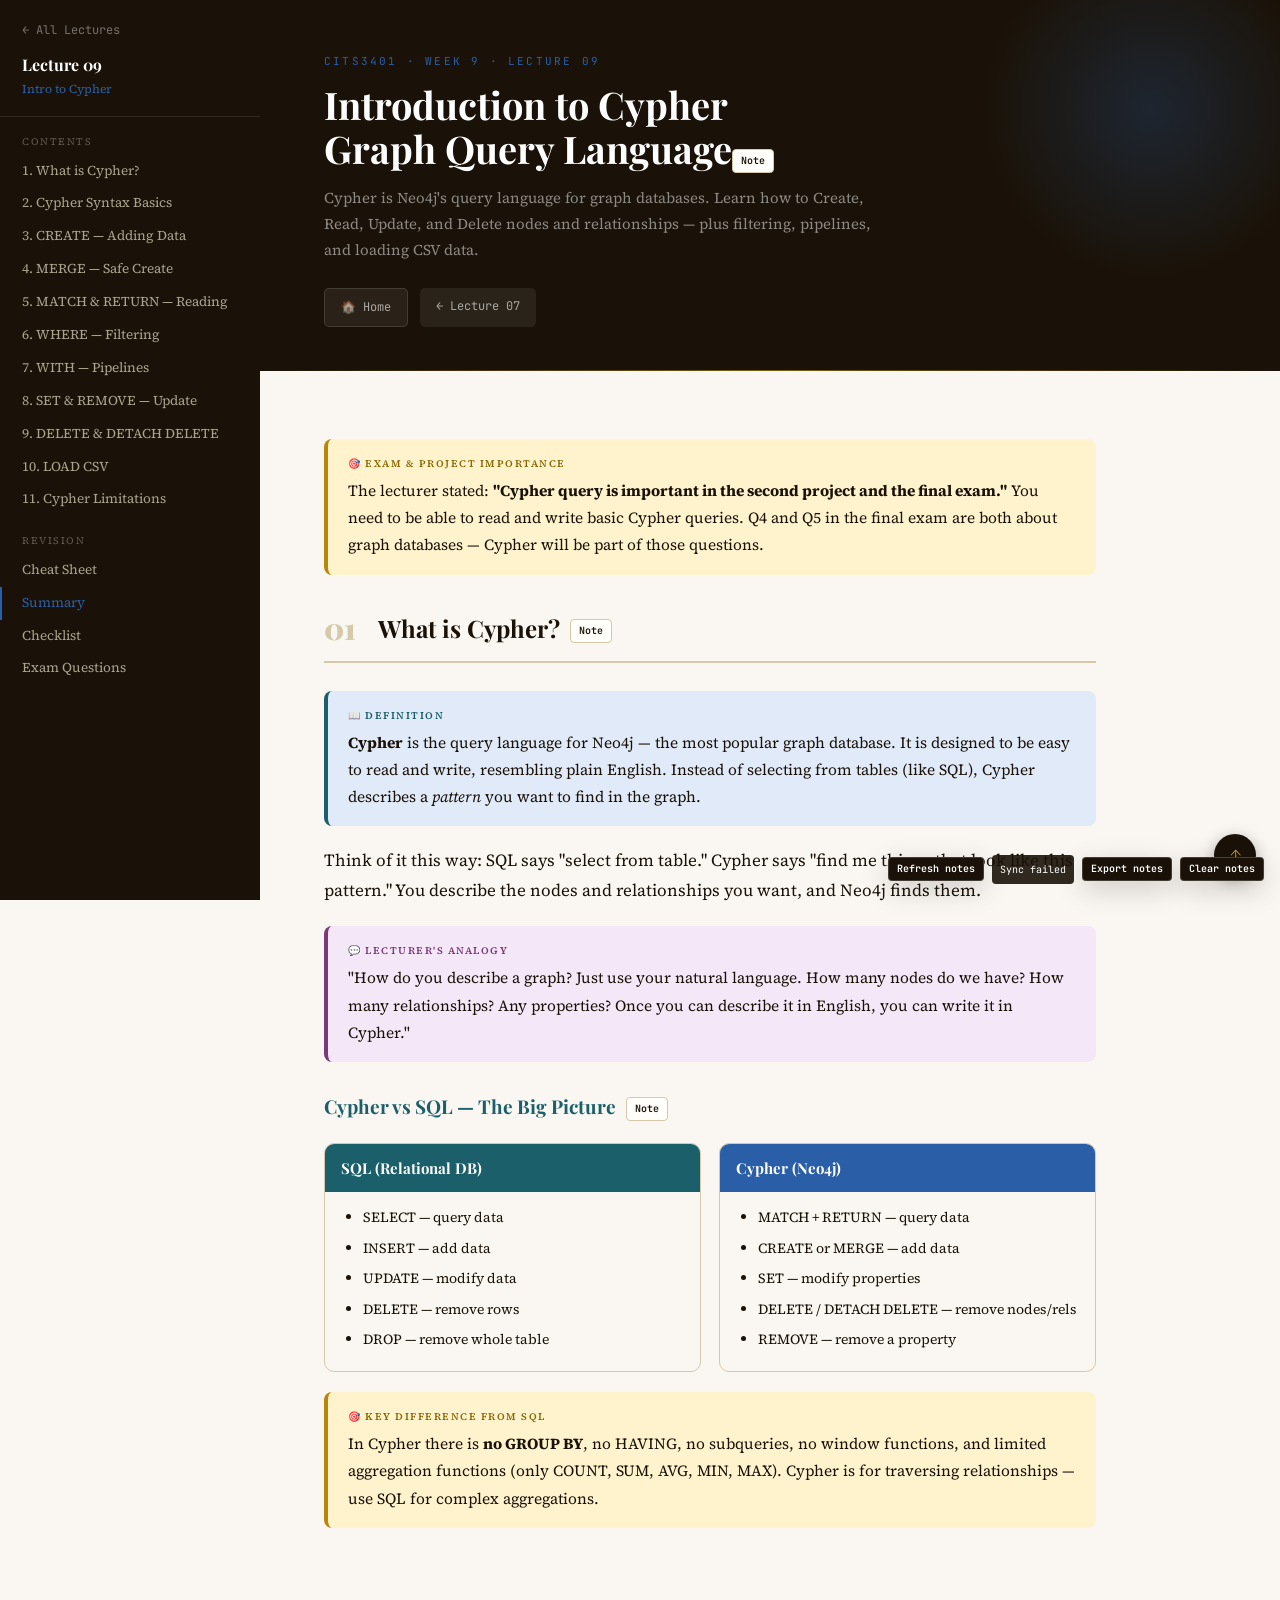
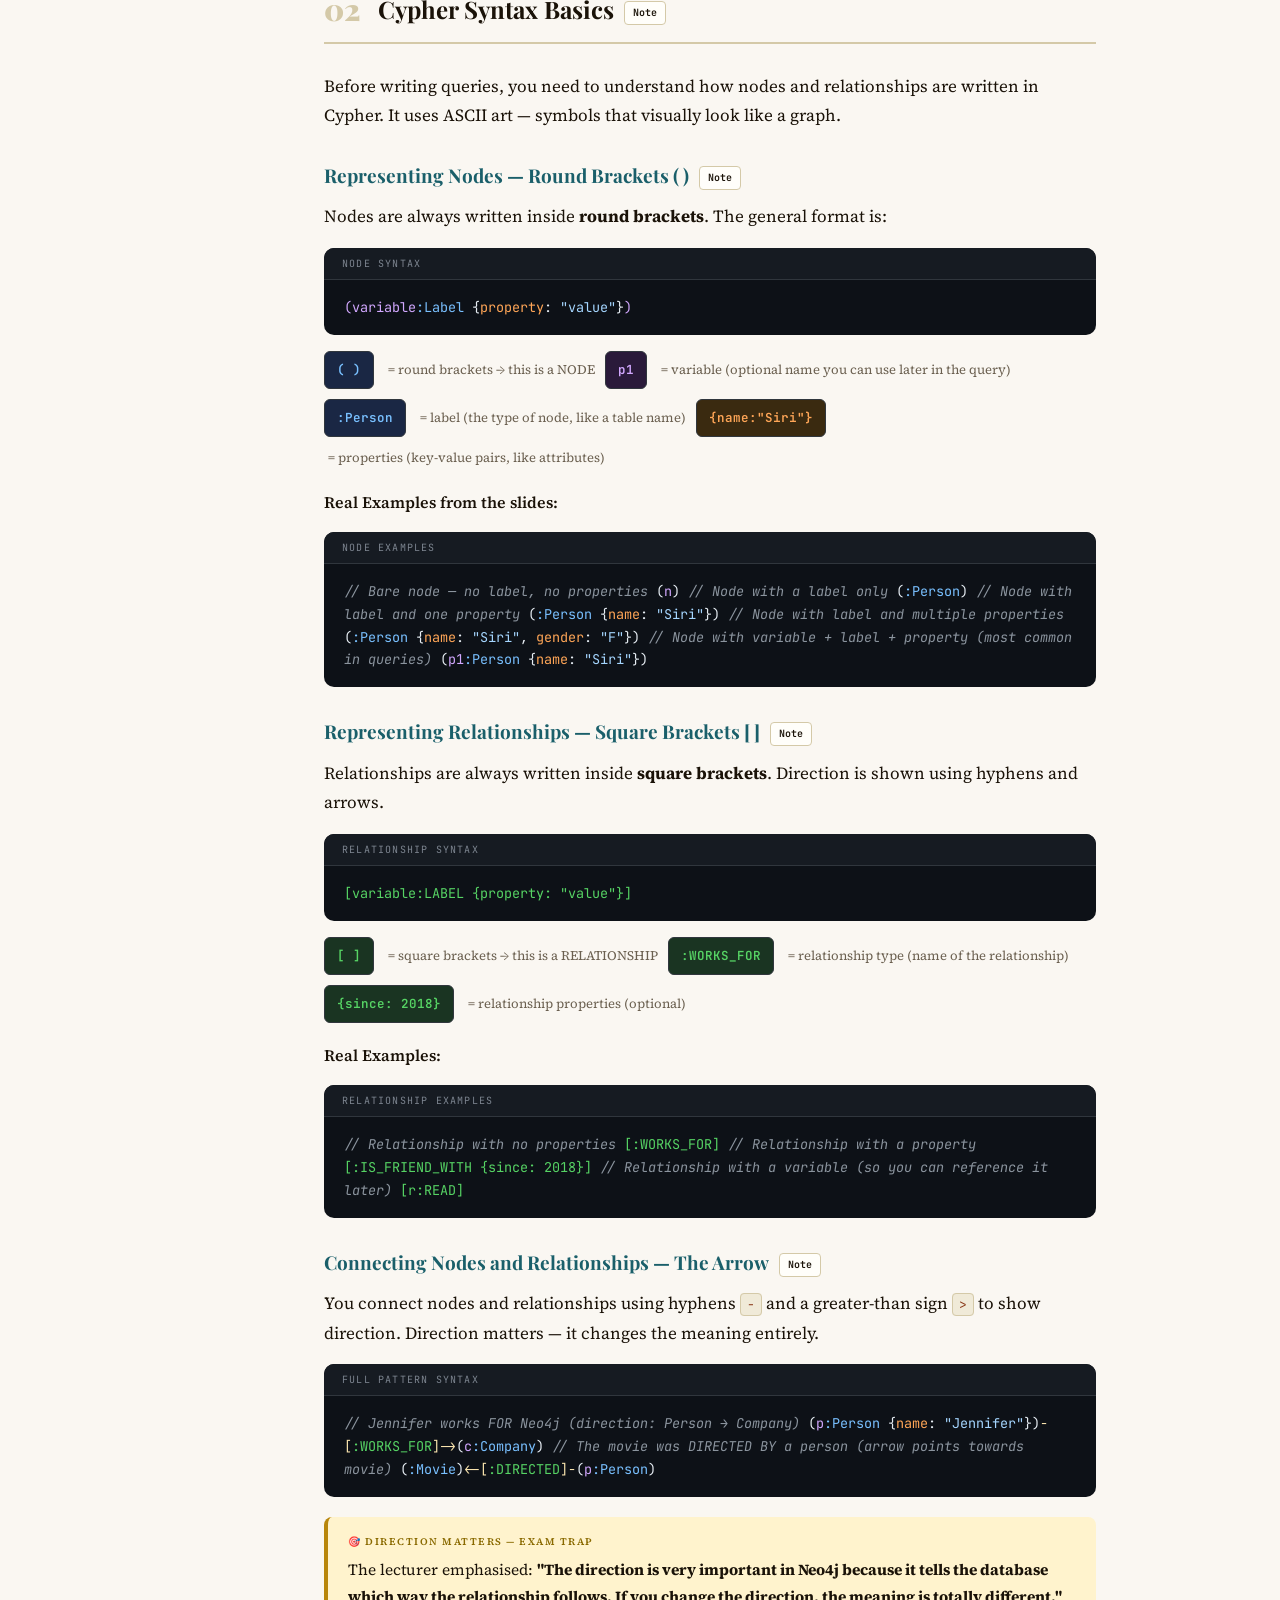
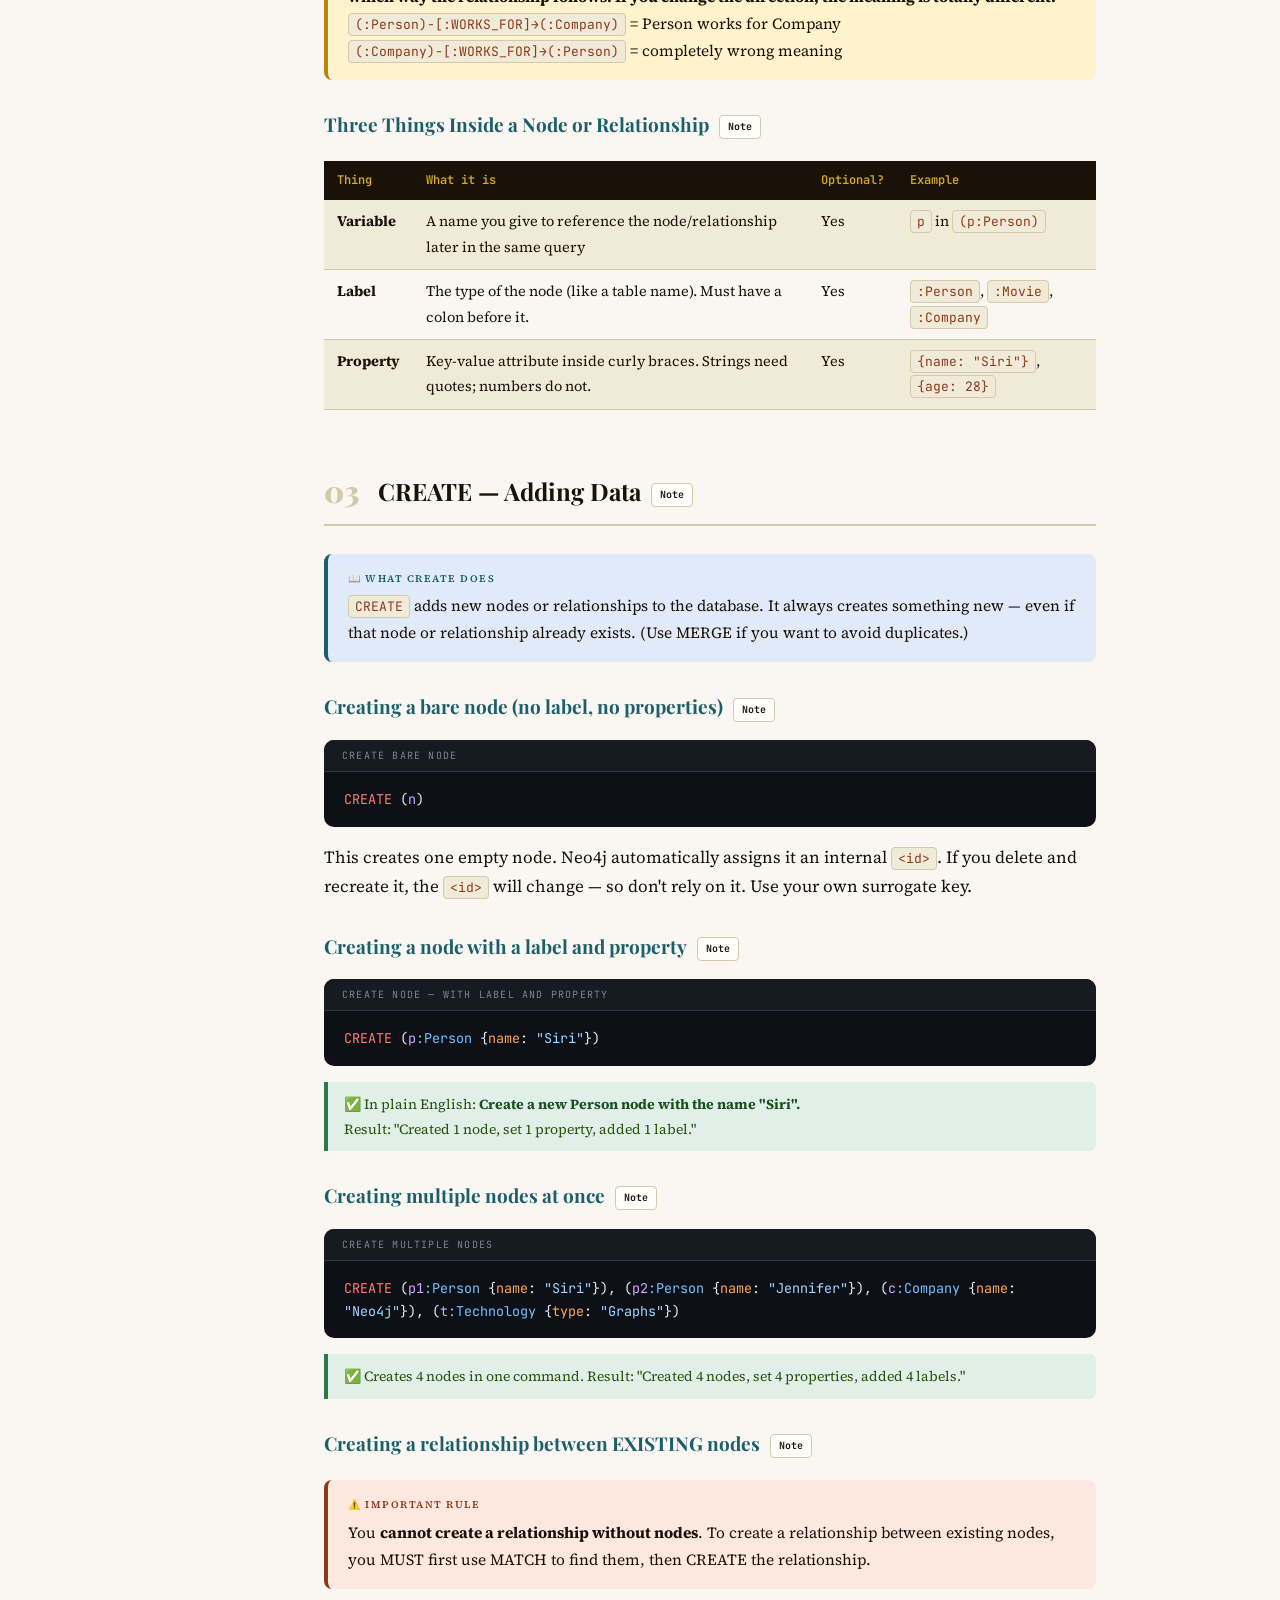
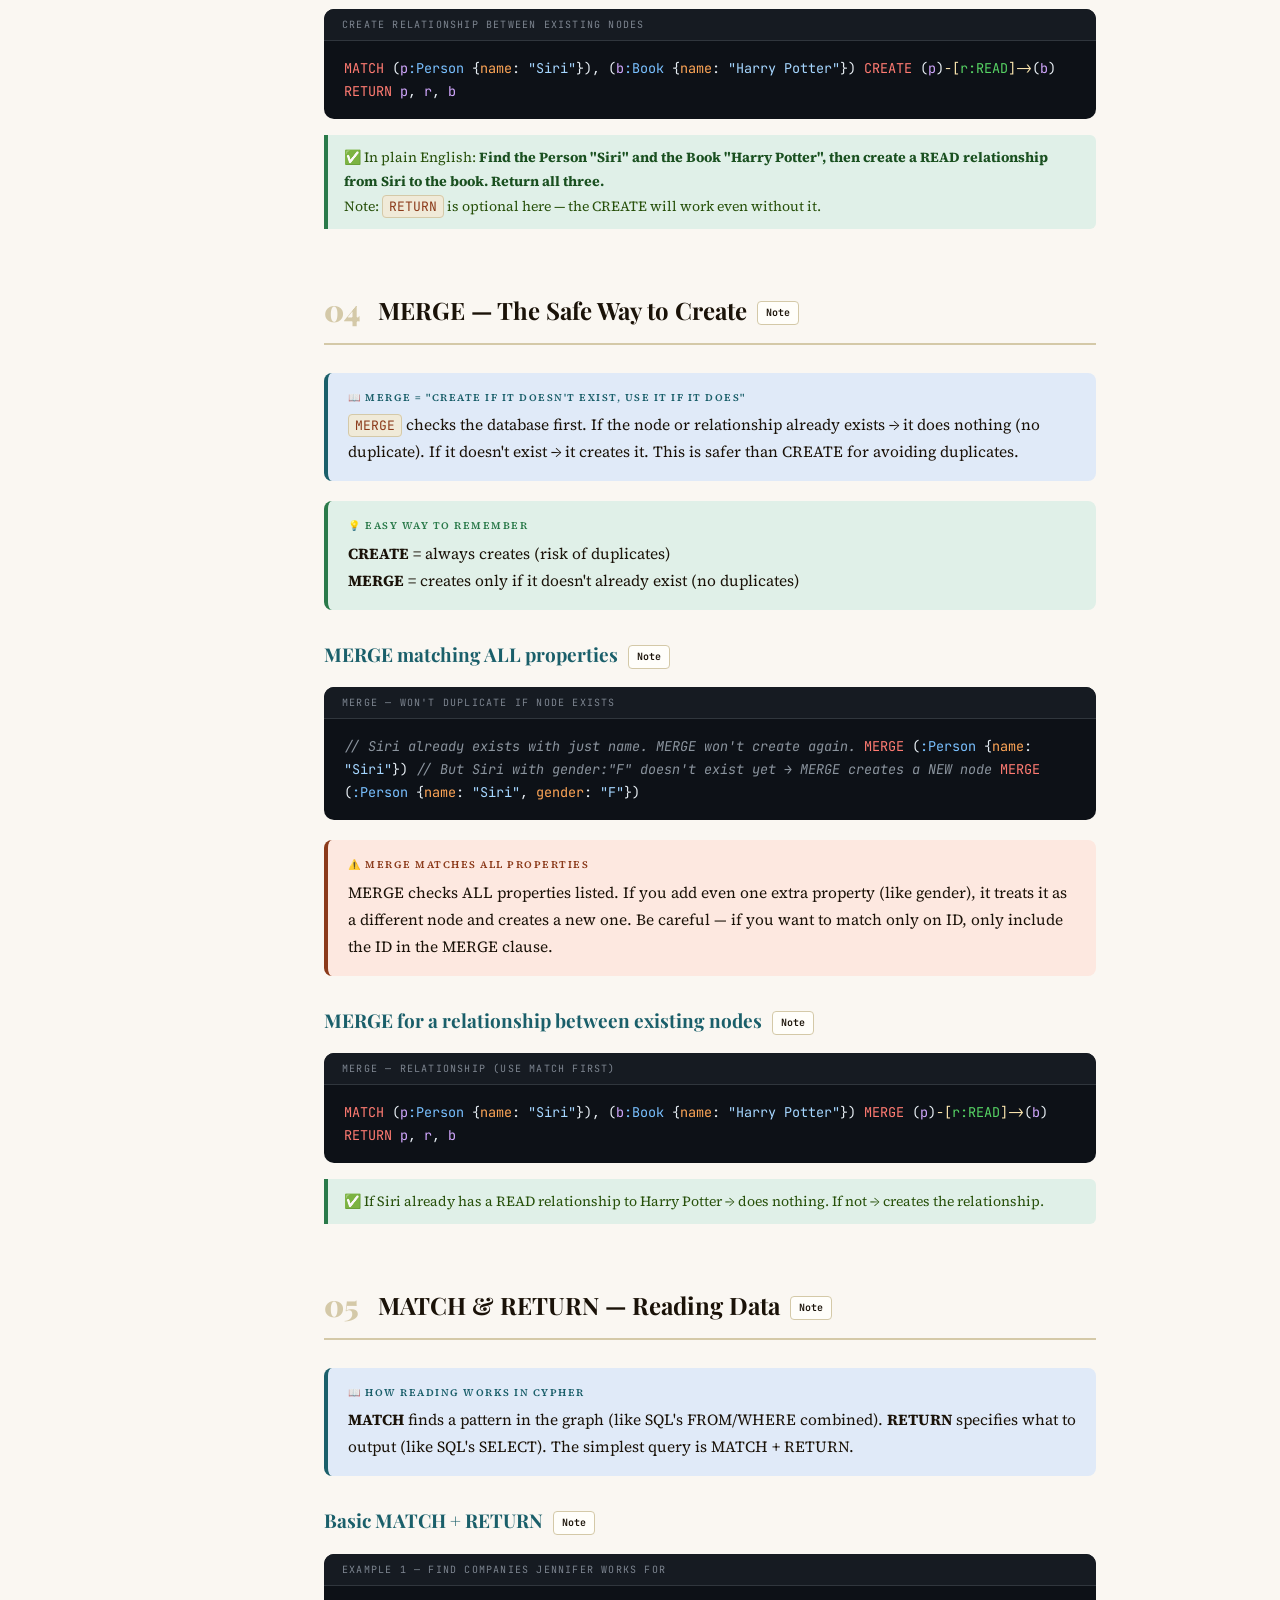
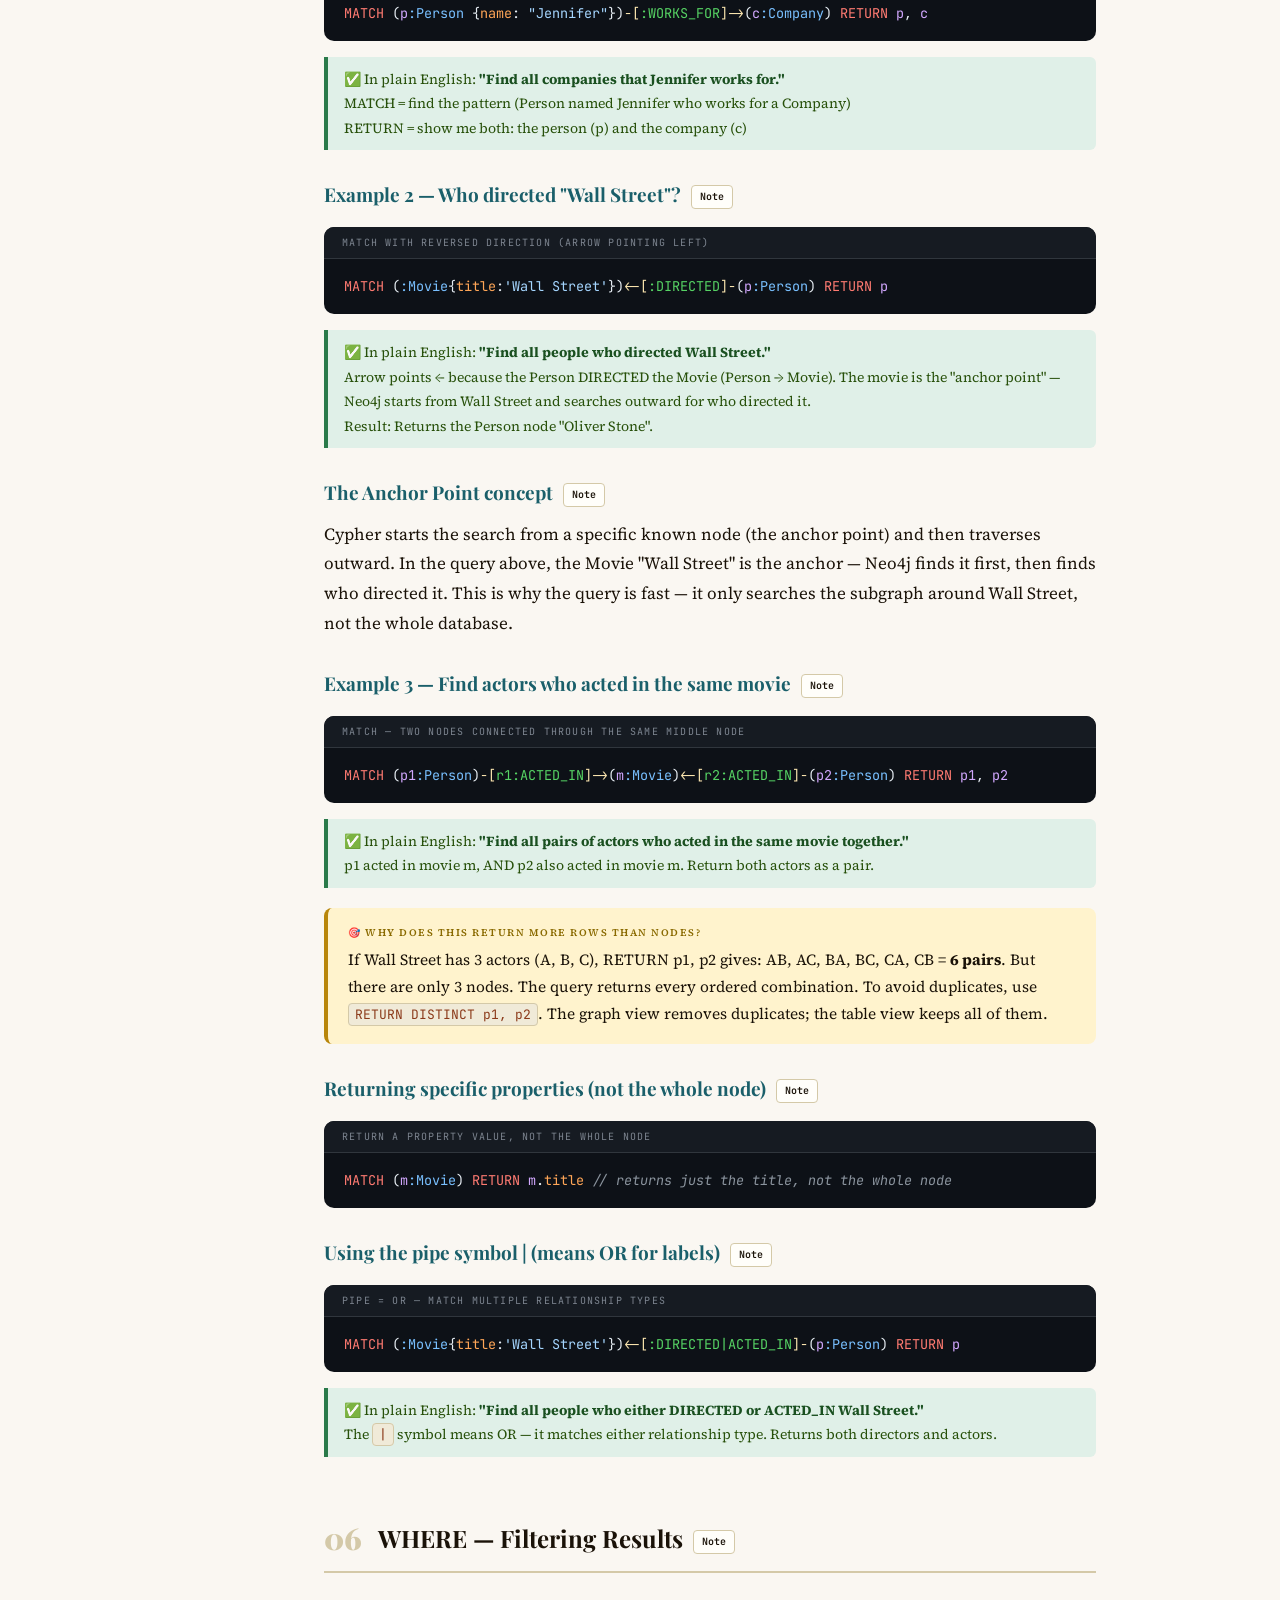
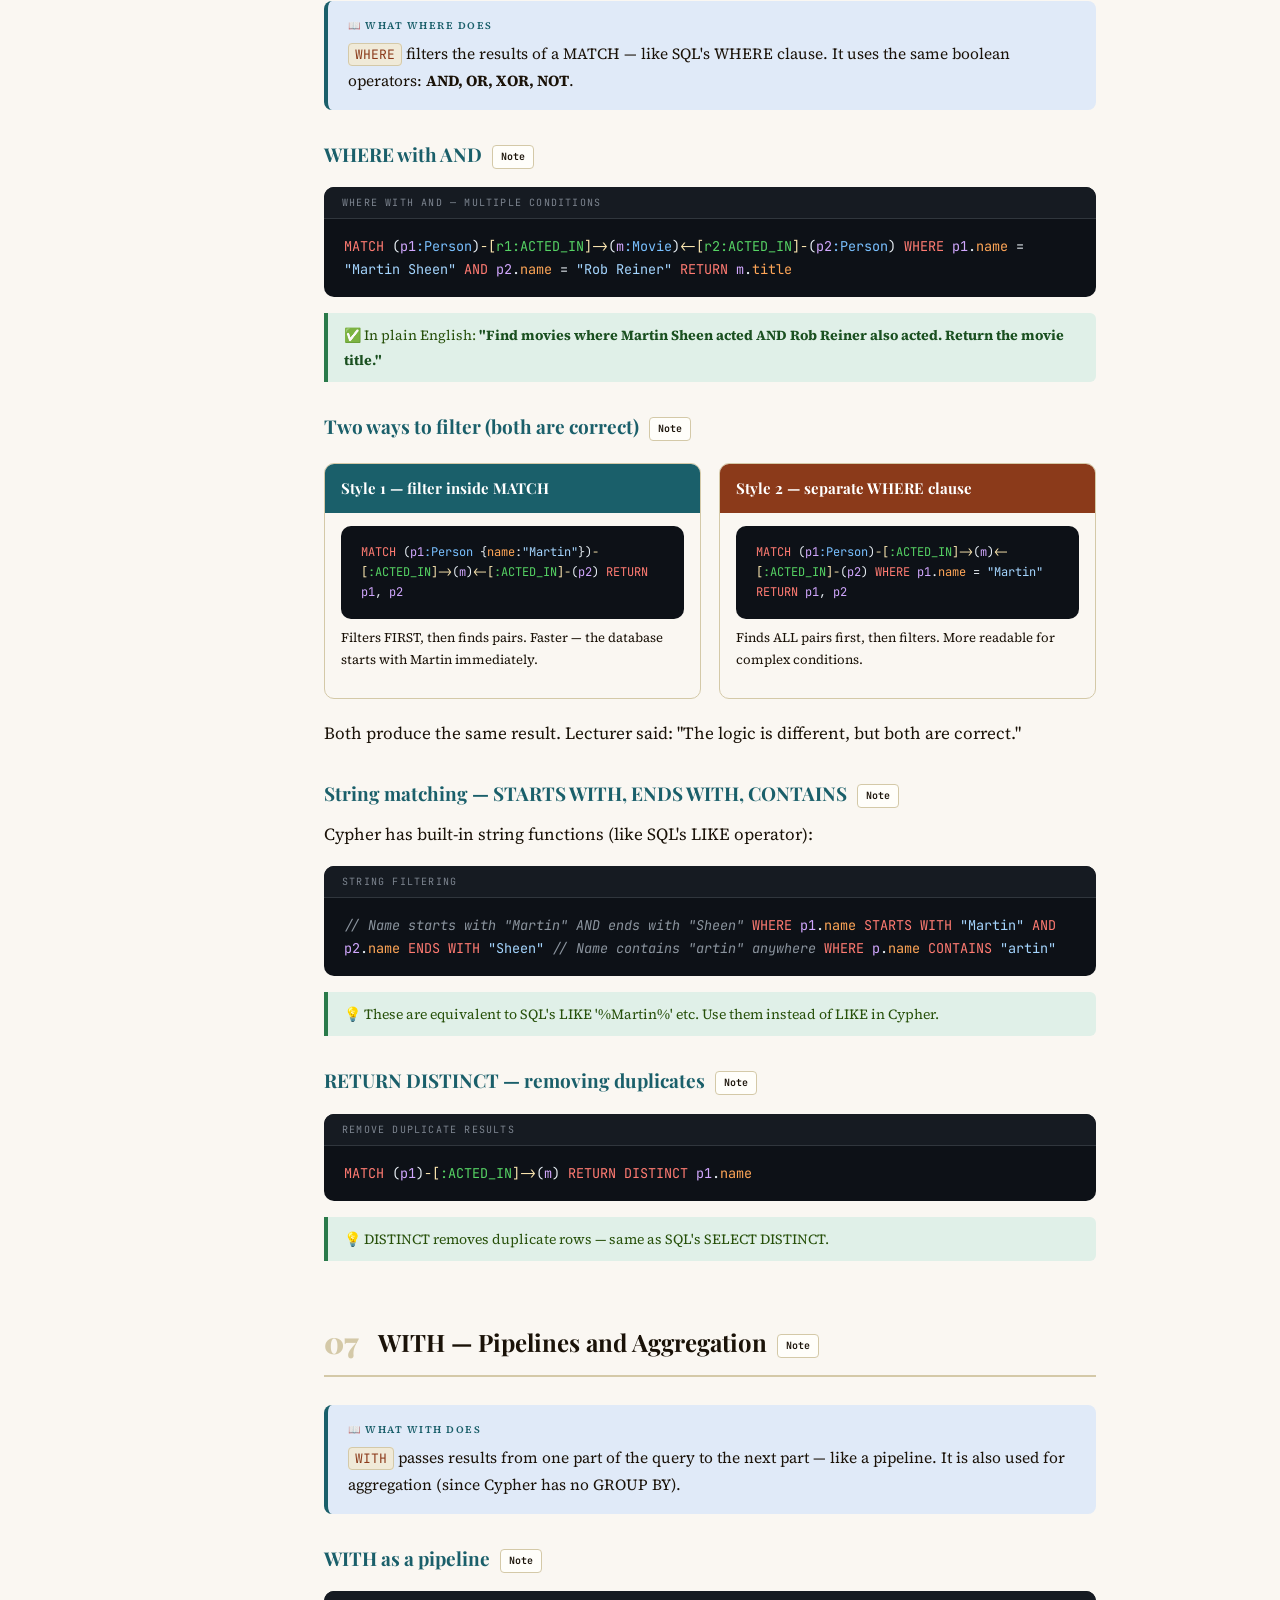
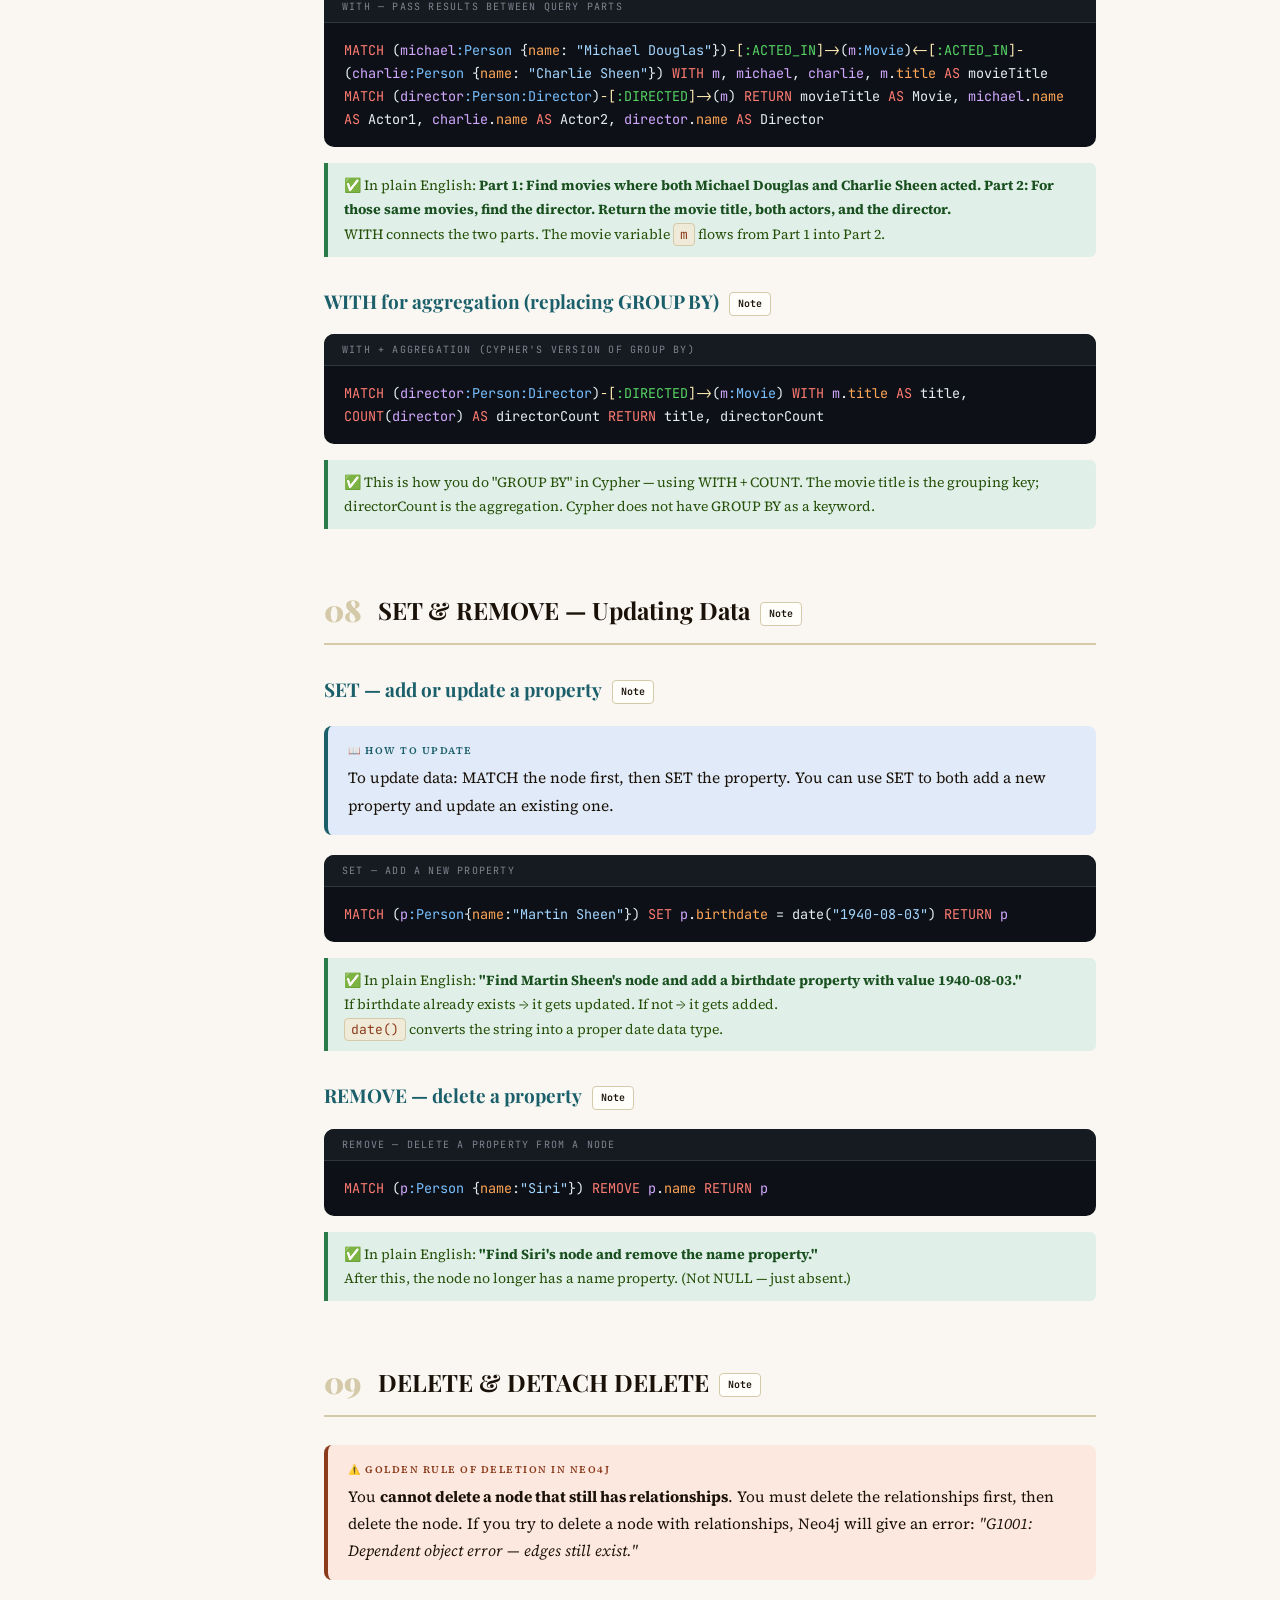
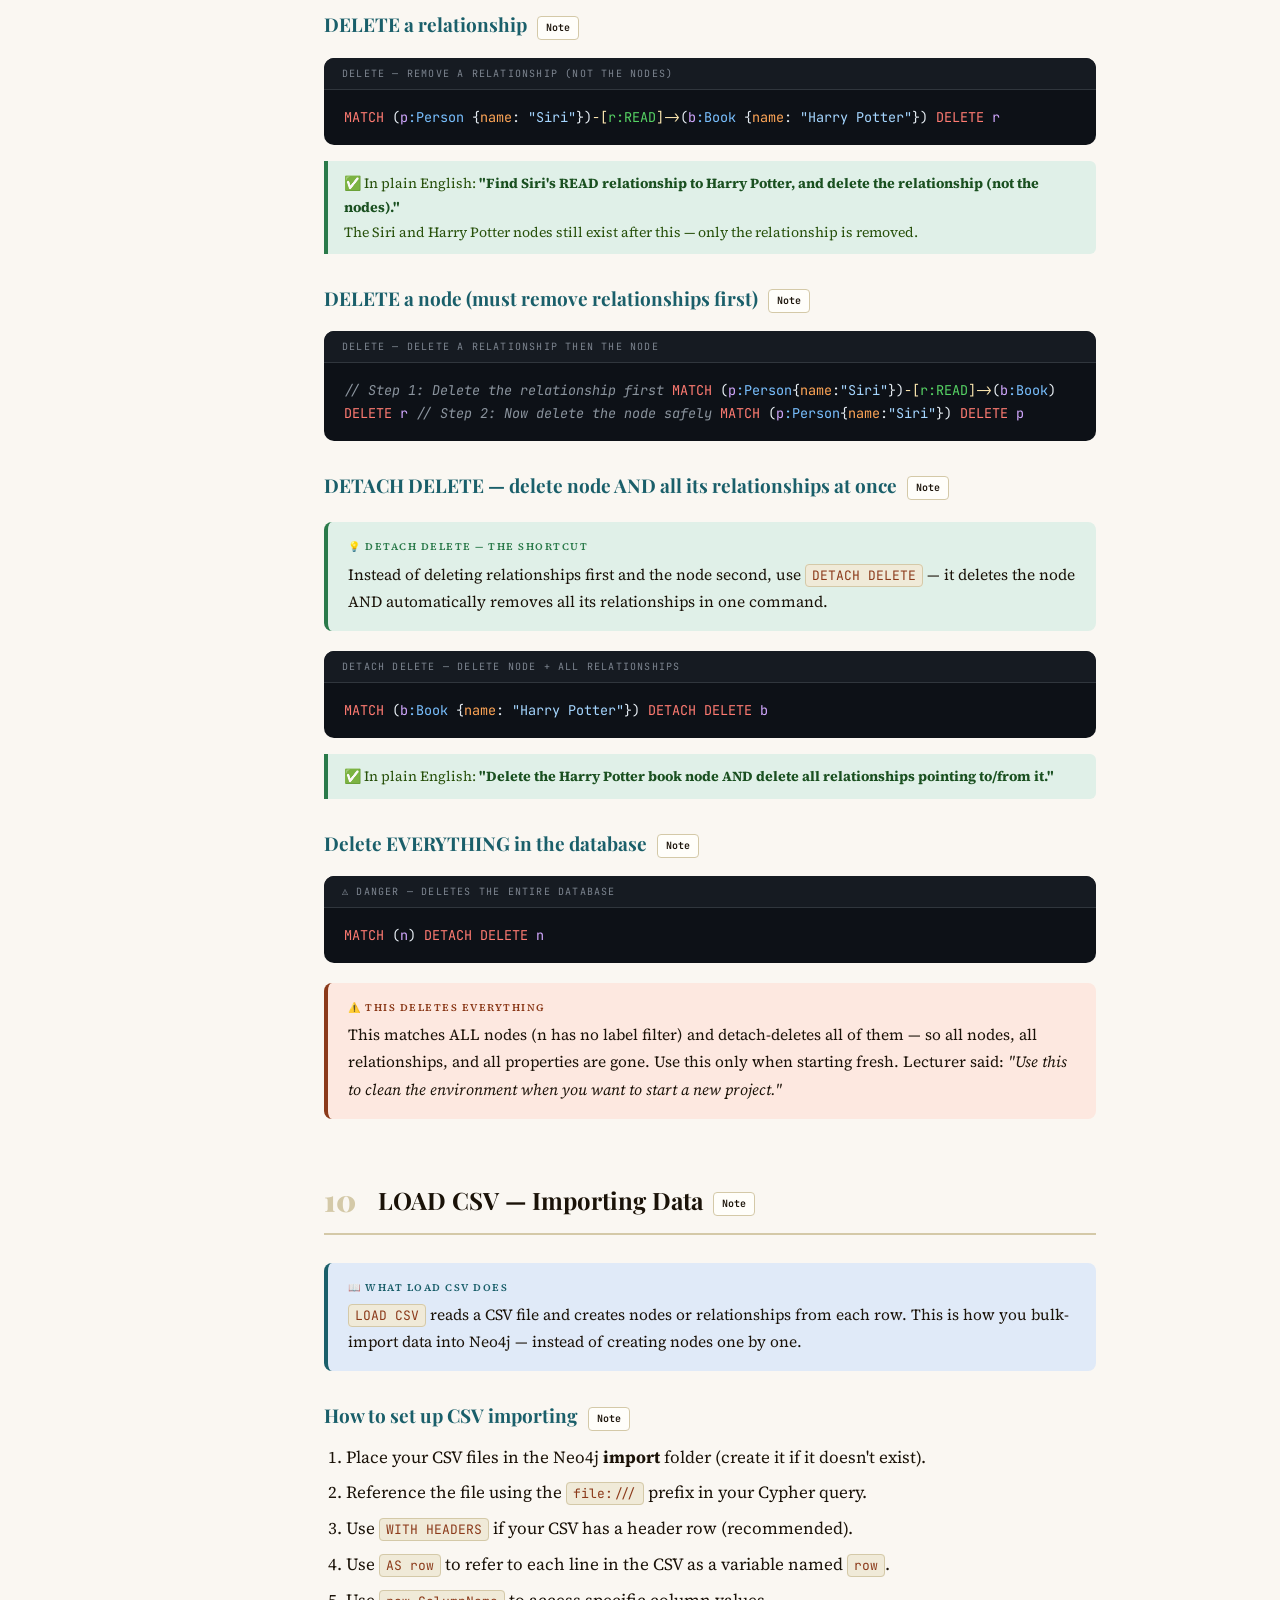
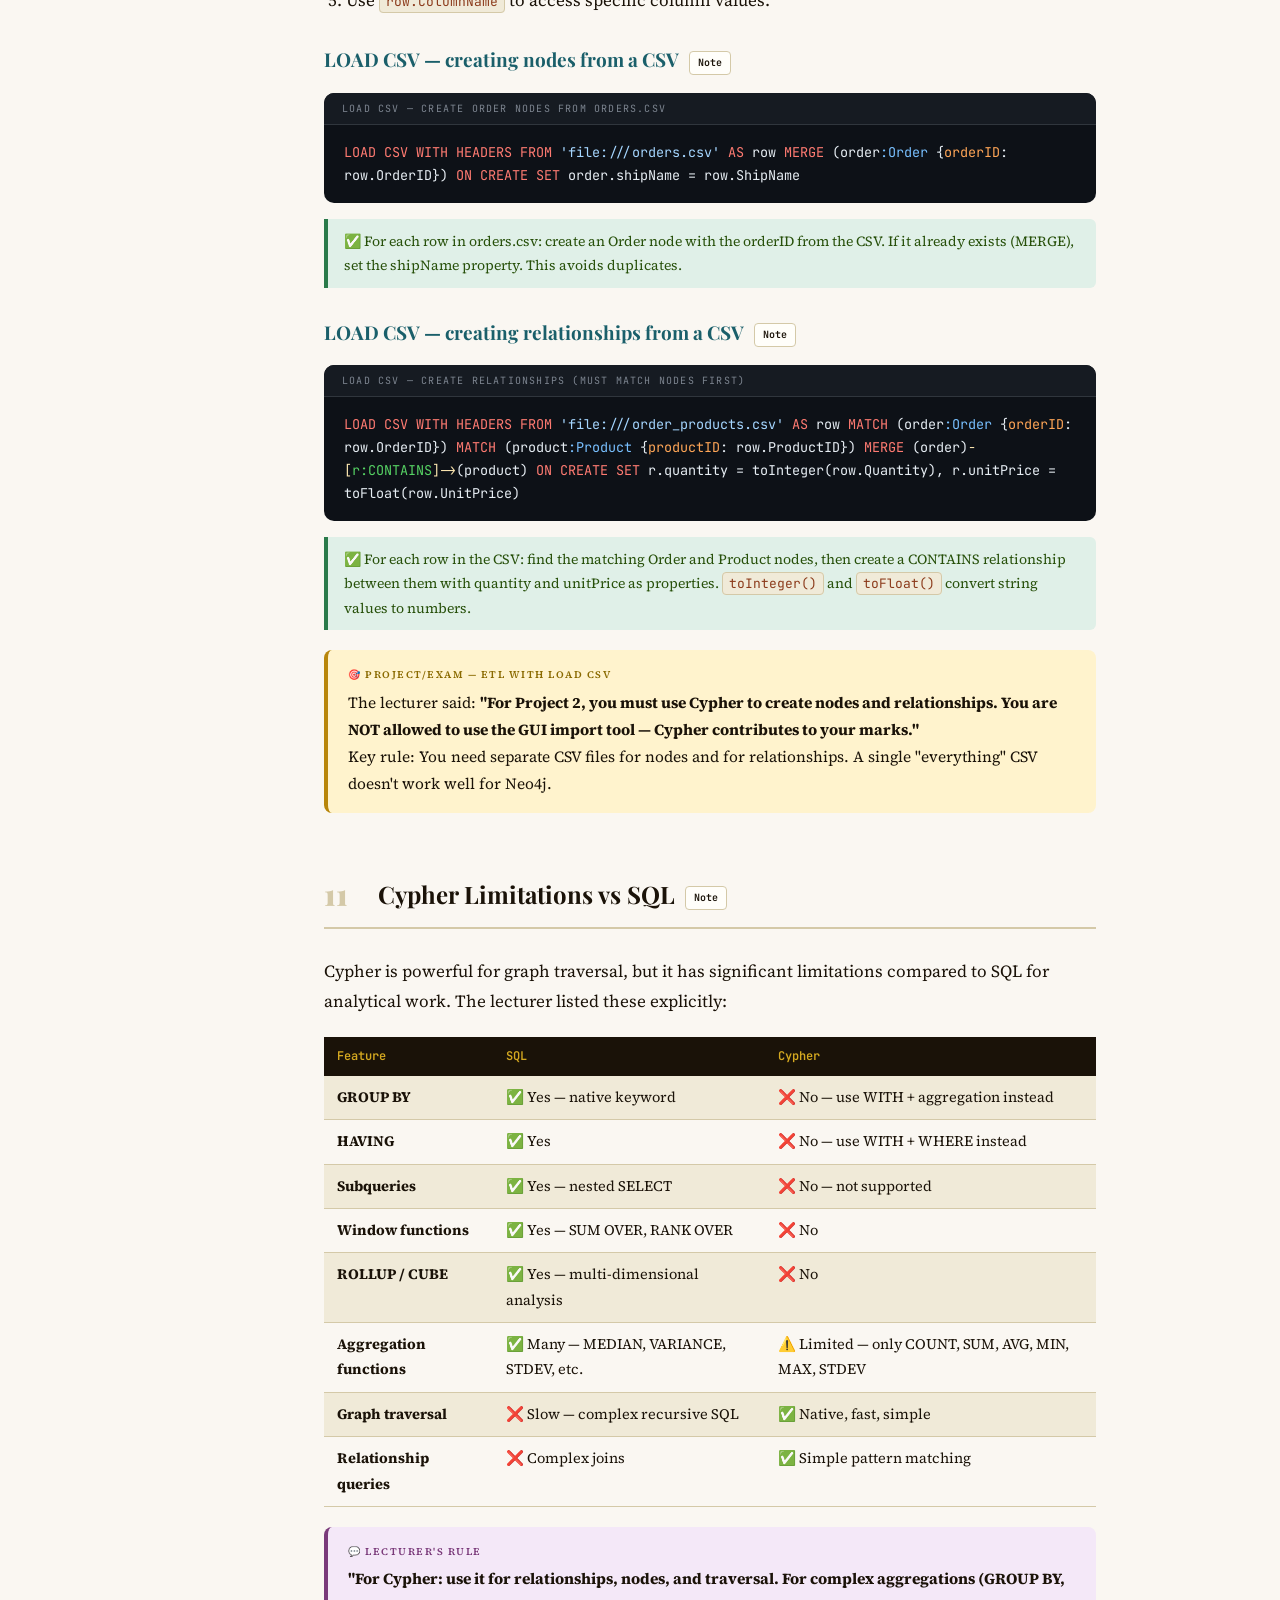
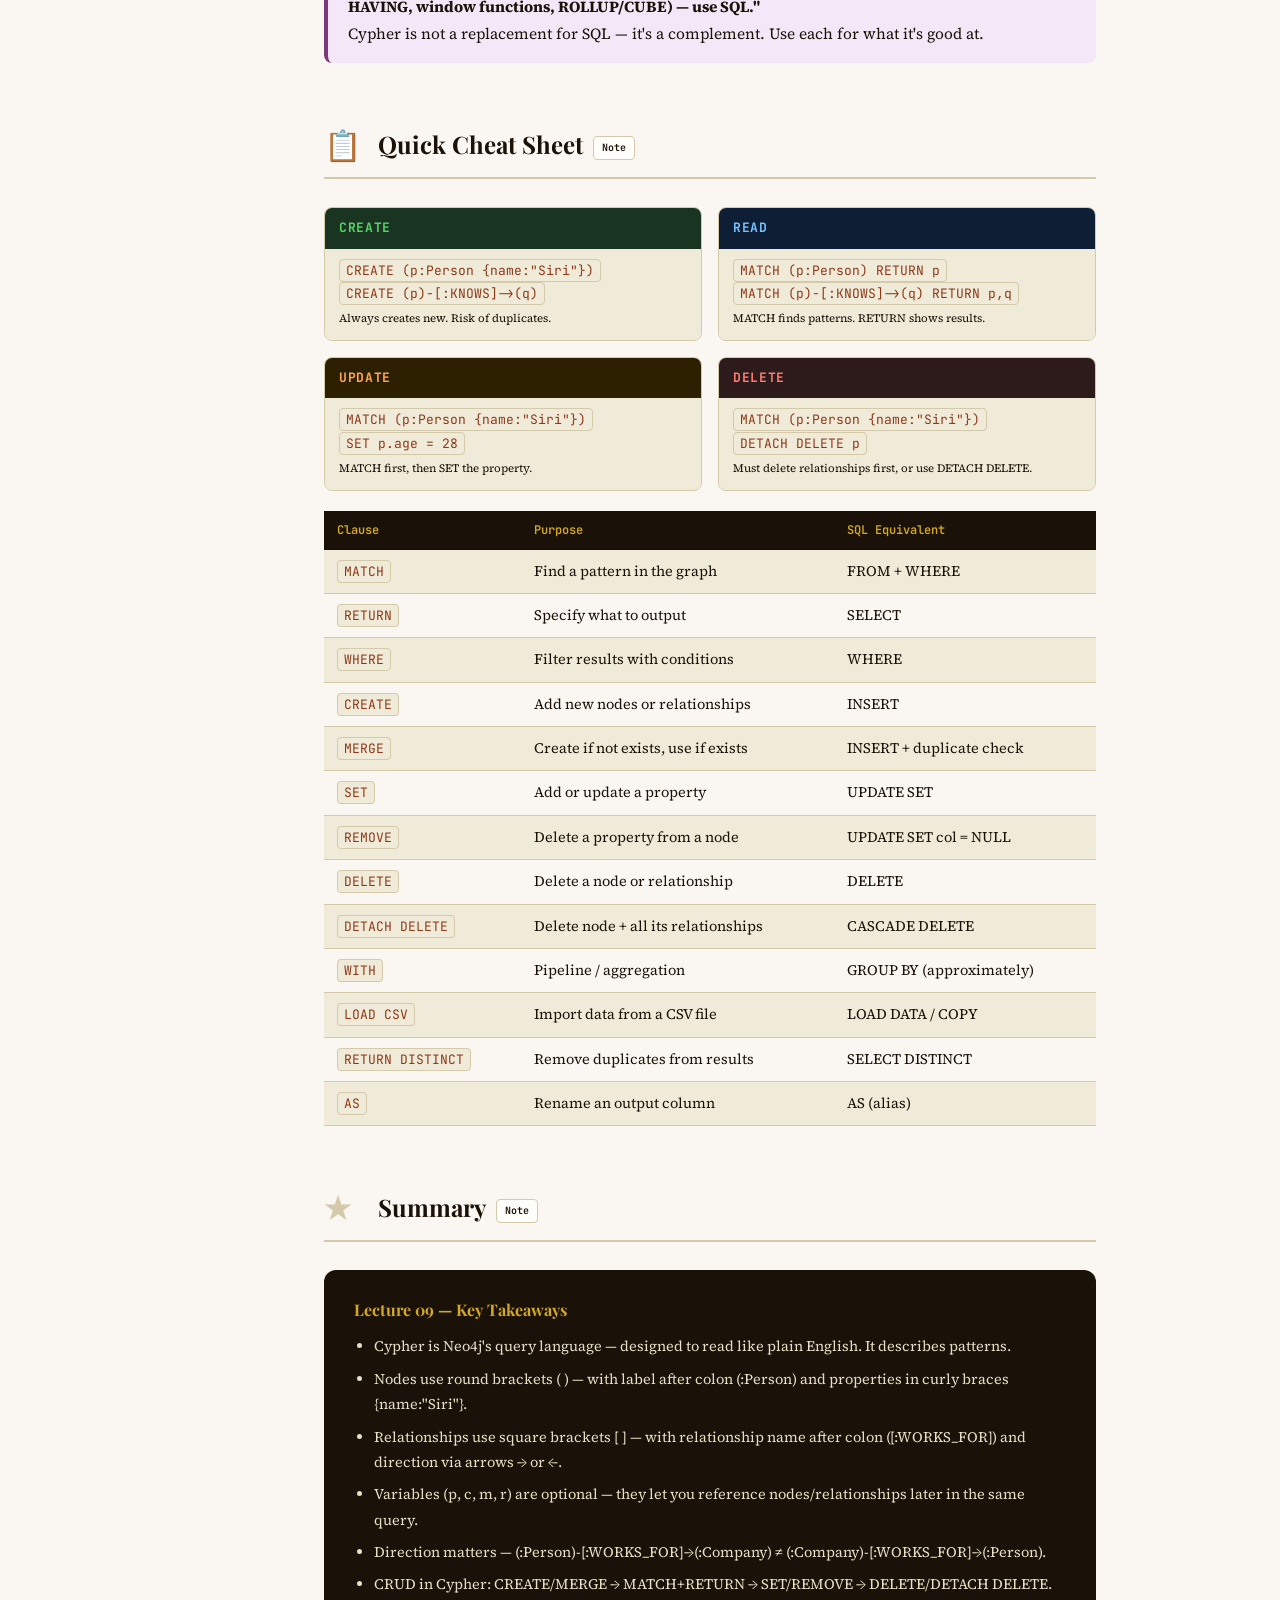
<file: lecture09.html>
<!DOCTYPE html>
<html lang="en">

<head>
    <meta charset="UTF-8">
    <meta name="viewport" content="width=device-width, initial-scale=1.0">
    <title>Lecture 09 – Introduction to Cypher | CITS3401</title>
    <link
        href="https://fonts.googleapis.com/css2?family=Playfair+Display:wght@700;900&family=Source+Serif+4:ital,wght@0,300;0,400;0,600;1,400&family=JetBrains+Mono:wght@400;600&display=swap"
        rel="stylesheet">
    <link rel="stylesheet" href="assets/css/styles.css">
    <style>
        :root {
            --ink: #1a1208;
            --paper: #faf7f2;
            --cream: #f0ead8;
            --gold: #b8860b;
            --gold-light: #d4a820;
            --teal: #1a5f6a;
            --rust: #8b3a1a;
            --muted: #6b6050;
            --border: #d4c9a8;
            --sidebar-w: 260px;
            --accent: #2a5fa8
        }

        * {
            box-sizing: border-box;
            margin: 0;
            padding: 0
        }

        body {
            font-family: 'Source Serif 4', Georgia, serif;
            background: var(--paper);
            color: var(--ink);
            font-size: 17px;
            line-height: 1.75
        }

        .sidebar {
            position: fixed;
            top: 0;
            left: 0;
            width: var(--sidebar-w);
            height: 100vh;
            background: var(--ink);
            color: #e8dfc8;
            overflow-y: auto;
            z-index: 100;
            display: flex;
            flex-direction: column;
            padding: 0 0 40px 0
        }

        .sidebar-brand {
            padding: 20px 22px 16px;
            border-bottom: 1px solid rgba(255, 255, 255, .1)
        }

        .sidebar-brand a {
            text-decoration: none;
            color: rgba(255, 255, 255, .4);
            font-size: 12px;
            font-family: 'JetBrains Mono', monospace;
            display: flex;
            align-items: center;
            gap: 6px;
            margin-bottom: 10px
        }

        .sidebar-brand a:hover {
            color: var(--gold-light)
        }

        .sidebar-brand strong {
            display: block;
            font-family: 'Playfair Display', serif;
            font-size: 16px;
            color: #fff
        }

        .sidebar-brand span {
            display: block;
            font-size: 12px;
            color: var(--accent)
        }

        .nav-section {
            padding: 16px 22px 4px;
            font-size: 10px;
            letter-spacing: .15em;
            text-transform: uppercase;
            color: rgba(255, 255, 255, .3)
        }

        .nav-link {
            display: block;
            padding: 7px 22px;
            color: rgba(232, 223, 200, .7);
            font-size: 13.5px;
            text-decoration: none;
            line-height: 1.4;
            transition: all .15s
        }

        .nav-link:hover {
            color: #fff;
            background: rgba(255, 255, 255, .06);
            padding-left: 28px
        }

        .nav-link.active {
            color: var(--accent);
            border-left: 2px solid var(--accent);
            padding-left: 20px
        }

        .main {
            margin-left: var(--sidebar-w);
            min-height: 100vh
        }

        .hero {
            background: var(--ink);
            color: #fff;
            padding: 52px 64px 44px;
            position: relative;
            overflow: hidden
        }

        .hero::before {
            content: '';
            position: absolute;
            top: -60px;
            right: -40px;
            width: 340px;
            height: 340px;
            border-radius: 50%;
            background: radial-gradient(circle, rgba(42, 95, 168, .25) 0%, transparent 70%)
        }

        .hero-eyebrow {
            font-size: 11px;
            letter-spacing: .2em;
            text-transform: uppercase;
            color: var(--accent);
            margin-bottom: 12px;
            font-family: 'JetBrains Mono', monospace
        }

        .hero h1 {
            font-family: 'Playfair Display', serif;
            font-size: 38px;
            line-height: 1.15;
            margin-bottom: 12px
        }

        .hero-sub {
            color: rgba(255, 255, 255, .5);
            font-size: 15px;
            max-width: 560px
        }

        .hero-nav {
            margin-top: 24px;
            display: flex;
            gap: 12px;
            flex-wrap: wrap
        }

        .hero-nav a {
            font-family: 'JetBrains Mono', monospace;
            font-size: 12px;
            padding: 8px 16px;
            border-radius: 5px;
            text-decoration: none;
            transition: all .15s
        }

        .hero-nav a.home {
            background: rgba(255, 255, 255, .07);
            color: rgba(255, 255, 255, .6);
            border: 1px solid rgba(255, 255, 255, .12)
        }

        .hero-nav a.prev {
            background: rgba(255, 255, 255, .07);
            color: rgba(255, 255, 255, .6)
        }

        .hero-nav a:hover {
            opacity: .85
        }

        .content {
            padding: 48px 64px;
            max-width: 900px
        }

        .section {
            margin-bottom: 60px
        }

        .section-header {
            display: flex;
            align-items: center;
            gap: 14px;
            margin-bottom: 28px;
            padding-bottom: 12px;
            border-bottom: 2px solid var(--border)
        }

        .section-num {
            font-family: 'Playfair Display', serif;
            font-size: 30px;
            font-weight: 900;
            color: var(--border);
            line-height: 1;
            min-width: 40px
        }

        .section-header h2 {
            font-family: 'Playfair Display', serif;
            font-size: 24px;
            color: var(--ink)
        }

        h3 {
            font-family: 'Playfair Display', serif;
            font-size: 19px;
            margin: 28px 0 10px;
            color: var(--teal)
        }

        h4 {
            font-size: 16px;
            font-weight: 600;
            margin: 18px 0 7px
        }

        p {
            margin-bottom: 13px
        }

        .callout {
            border-radius: 8px;
            padding: 16px 20px;
            margin: 20px 0;
            border-left: 4px solid
        }

        .callout.definition {
            background: #e0eaf8;
            border-color: var(--teal)
        }

        .callout.exam {
            background: #fff3cd;
            border-color: var(--gold)
        }

        .callout.warning {
            background: #fde8e0;
            border-color: var(--rust)
        }

        .callout.tip {
            background: #e0f0e8;
            border-color: #2a7a4a
        }

        .callout.lecturer {
            background: #f4e8f8;
            border-color: #7a3a7a
        }

        .callout-label {
            font-size: 10px;
            letter-spacing: .15em;
            text-transform: uppercase;
            font-weight: 600;
            margin-bottom: 5px
        }

        .callout.definition .callout-label {
            color: var(--teal)
        }

        .callout.exam .callout-label {
            color: #8a6a00
        }

        .callout.warning .callout-label {
            color: var(--rust)
        }

        .callout.tip .callout-label {
            color: #2a7a4a
        }

        .callout.lecturer .callout-label {
            color: #7a3a7a
        }

        .callout p {
            margin: 0;
            font-size: 15.5px
        }

        .table-wrap {
            overflow-x: auto;
            margin: 20px 0
        }

        table {
            width: 100%;
            border-collapse: collapse;
            font-size: 14.5px
        }

        th {
            background: var(--ink);
            color: var(--gold-light);
            padding: 9px 13px;
            text-align: left;
            font-family: 'JetBrains Mono', monospace;
            font-size: 12px;
            font-weight: 600
        }

        td {
            padding: 9px 13px;
            border-bottom: 1px solid var(--border);
            vertical-align: top
        }

        tr:nth-child(even) td {
            background: var(--cream)
        }

        ul,
        ol {
            padding-left: 22px;
            margin-bottom: 13px
        }

        li {
            margin-bottom: 6px
        }

        ul.clean {
            list-style: none;
            padding-left: 0
        }

        ul.clean li {
            padding-left: 20px;
            position: relative
        }

        ul.clean li::before {
            content: '→';
            position: absolute;
            left: 0;
            color: var(--gold);
            font-size: 13px;
            top: 2px
        }

        code {
            font-family: 'JetBrains Mono', monospace;
            font-size: 13px;
            background: var(--cream);
            border: 1px solid var(--border);
            border-radius: 4px;
            padding: 2px 6px;
            color: var(--rust)
        }

        /* CODE BLOCKS */
        .code-block {
            background: #0d1117;
            color: #e6edf3;
            border-radius: 10px;
            padding: 0;
            margin: 16px 0;
            overflow: hidden;
            font-family: 'JetBrains Mono', monospace;
            font-size: 13.5px;
            line-height: 1.7
        }

        .code-label {
            background: #161b22;
            color: #7d8590;
            font-size: 10px;
            letter-spacing: .12em;
            text-transform: uppercase;
            padding: 7px 18px;
            border-bottom: 1px solid #30363d
        }

        .code-body {
            padding: 16px 20px
        }

        .cy-kw {
            color: #ff7b72
        }

        /* CREATE MATCH RETURN WHERE SET DELETE MERGE REMOVE WITH */
        .cy-label {
            color: #79c0ff
        }

        /* :Person :Movie :Company */
        .cy-prop {
            color: #ffa657
        }

        /* name age title */
        .cy-val {
            color: #a5d6ff
        }

        /* "Jennifer" "Wall Street" */
        .cy-var {
            color: #d2a8ff
        }

        /* p c m r */
        .cy-rel {
            color: #56d364
        }

        /* [:WORKS_FOR] [:ACTED_IN] */
        .cy-comment {
            color: #8b949e;
            font-style: italic
        }

        .cy-dir {
            color: #f8e3ad
        }

        /* -> <- -- */
        .code-english {
            background: #e0f0e8;
            border-left: 4px solid #2a7a4a;
            border-radius: 0 6px 6px 0;
            padding: 10px 16px;
            font-size: 14px;
            color: #27500A;
            margin-top: 8px
        }

        .code-english strong {
            color: #1a5020
        }

        /* syntax anatomy */
        .syntax-parts {
            display: flex;
            gap: 10px;
            flex-wrap: wrap;
            margin: 12px 0
        }

        .syn-part {
            border-radius: 6px;
            padding: 7px 12px;
            font-family: 'JetBrains Mono', monospace;
            font-size: 12.5px;
            font-weight: 600;
            flex-shrink: 0
        }

        .syn-part.round {
            background: #1a2744;
            color: #79c0ff;
            border: 1px solid #30363d
        }

        .syn-part.square {
            background: #1a3422;
            color: #56d364;
            border: 1px solid #30363d
        }

        .syn-part.curly {
            background: #3a2a10;
            color: #ffa657;
            border: 1px solid #30363d
        }

        .syn-part.kw {
            background: #2d1a1a;
            color: #ff7b72;
            border: 1px solid #30363d
        }

        .syn-part.var {
            background: #2a1a3a;
            color: #d2a8ff;
            border: 1px solid #30363d
        }

        .syn-part.arrow {
            background: #2a2400;
            color: #f8e3ad;
            border: 1px solid #30363d
        }

        .syn-desc {
            font-size: 13px;
            color: var(--muted);
            margin-left: 4px;
            align-self: center;
            flex-shrink: 0
        }

        /* summary and quiz */
        .summary-box {
            background: var(--ink);
            color: #e8dfc8;
            border-radius: 12px;
            padding: 26px 30px;
            margin: 28px 0
        }

        .summary-box h3 {
            color: var(--gold-light);
            margin-top: 0;
            font-size: 16px
        }

        .summary-box ul {
            padding-left: 20px
        }

        .summary-box li {
            margin-bottom: 7px;
            font-size: 14.5px
        }

        .quiz {
            counter-reset: quiz
        }

        .quiz-item {
            background: var(--cream);
            border: 1px solid var(--border);
            border-radius: 8px;
            padding: 16px 20px;
            margin-bottom: 12px;
            counter-increment: quiz;
            position: relative
        }

        .quiz-item::before {
            content: 'Q' counter(quiz);
            font-family: 'JetBrains Mono', monospace;
            font-size: 11px;
            font-weight: 600;
            color: var(--gold);
            position: absolute;
            top: 12px;
            right: 14px
        }

        .quiz-item p {
            margin: 0;
            font-size: 15px
        }

        .quiz-item .hint {
            font-size: 13px;
            color: var(--muted);
            margin-top: 7px;
            font-style: italic
        }

        .checklist {
            list-style: none;
            padding: 0
        }

        .checklist li {
            display: flex;
            align-items: flex-start;
            gap: 10px;
            padding: 8px 0;
            border-bottom: 1px solid var(--border);
            font-size: 15px
        }

        .checklist li:last-child {
            border: none
        }

        .check-box {
            width: 17px;
            height: 17px;
            min-width: 17px;
            border: 2px solid var(--border);
            border-radius: 3px;
            margin-top: 3px
        }

        /* compare grid */
        .compare-grid {
            display: grid;
            grid-template-columns: 1fr 1fr;
            gap: 18px;
            margin: 20px 0
        }

        .compare-card {
            border: 1px solid var(--border);
            border-radius: 10px;
            overflow: hidden
        }

        .compare-card-head {
            padding: 11px 16px;
            font-family: 'Playfair Display', serif;
            font-size: 15px;
            font-weight: 700
        }

        .compare-card-head.a {
            background: var(--teal);
            color: #fff
        }

        .compare-card-head.b {
            background: var(--rust);
            color: #fff
        }

        .compare-card-head.c {
            background: #2a5fa8;
            color: #fff
        }

        .compare-card-body {
            padding: 13px 16px;
            font-size: 14px
        }

        .compare-card-body ul {
            margin: 0
        }

        /* crud tab */
        .crud-grid {
            display: grid;
            grid-template-columns: 1fr 1fr;
            gap: 16px;
            margin: 16px 0
        }

        .crud-card {
            border-radius: 8px;
            overflow: hidden;
            border: 1px solid var(--border)
        }

        .crud-head {
            padding: 9px 14px;
            font-weight: 700;
            font-size: 13px;
            font-family: 'JetBrains Mono', monospace;
            text-transform: uppercase;
            letter-spacing: .05em
        }

        .crud-head.c {
            background: #1a3422;
            color: #56d364
        }

        .crud-head.r {
            background: #0d1e35;
            color: #79c0ff
        }

        .crud-head.u {
            background: #2d2000;
            color: #ffa657
        }

        .crud-head.d {
            background: #2d1a1a;
            color: #ff7b72
        }

        .crud-body {
            padding: 10px 14px;
            background: var(--cream);
            font-size: 13.5px
        }

        .scroll-top {
            position: fixed;
            bottom: 24px;
            right: 24px;
            width: 42px;
            height: 42px;
            background: var(--ink);
            color: var(--gold-light);
            border: none;
            border-radius: 50%;
            cursor: pointer;
            font-size: 17px;
            display: flex;
            align-items: center;
            justify-content: center;
            box-shadow: 0 4px 16px rgba(0, 0, 0, .3);
            text-decoration: none
        }

        @media(max-width:900px) {
            .sidebar {
                display: none
            }

            .main {
                margin-left: 0
            }

            .content,
            .hero {
                padding: 28px
            }

            .compare-grid,
            .crud-grid {
                grid-template-columns: 1fr
            }
        }
    </style>
</head>

<body>

    <nav class="sidebar">
        <div class="sidebar-brand">
            <a href="index.html">← All Lectures</a>
            <strong>Lecture 09</strong><span>Intro to Cypher</span>
        </div>
        <div class="nav-section">Contents</div>
        <a class="nav-link" href="#what-cypher">1. What is Cypher?</a>
        <a class="nav-link" href="#syntax">2. Cypher Syntax Basics</a>
        <a class="nav-link" href="#create">3. CREATE — Adding Data</a>
        <a class="nav-link" href="#merge">4. MERGE — Safe Create</a>
        <a class="nav-link" href="#read">5. MATCH &amp; RETURN — Reading</a>
        <a class="nav-link" href="#where">6. WHERE — Filtering</a>
        <a class="nav-link" href="#with">7. WITH — Pipelines</a>
        <a class="nav-link" href="#update">8. SET &amp; REMOVE — Update</a>
        <a class="nav-link" href="#delete">9. DELETE &amp; DETACH DELETE</a>
        <a class="nav-link" href="#load-csv">10. LOAD CSV</a>
        <a class="nav-link" href="#limitations">11. Cypher Limitations</a>
        <div class="nav-section">Revision</div>
        <a class="nav-link" href="#cheatsheet">Cheat Sheet</a>
        <a class="nav-link" href="#summary">Summary</a>
        <a class="nav-link" href="#checklist">Checklist</a>
        <a class="nav-link" href="#questions">Exam Questions</a>
    </nav>

    <div class="main">
        <div class="hero">
            <div class="hero-eyebrow">CITS3401 · Week 9 · Lecture 09</div>
            <h1>Introduction to Cypher<br>Graph Query Language</h1>
            <p class="hero-sub">Cypher is Neo4j's query language for graph databases. Learn how to Create, Read, Update,
                and Delete nodes and relationships — plus filtering, pipelines, and loading CSV data.</p>
            <div class="hero-nav">
                <a class="home" href="index.html">🏠 Home</a>
                <a class="prev" href="lecture07.html">← Lecture 07</a>
            </div>
        </div>

        <div class="content">

            <div class="callout exam" style="margin-bottom:32px">
                <div class="callout-label">🎯 Exam &amp; Project Importance</div>
                <p>The lecturer stated: <strong>"Cypher query is important in the second project and the final
                        exam."</strong> You need to be able to read and write basic Cypher queries. Q4 and Q5 in the
                    final exam are both about graph databases — Cypher will be part of those questions.</p>
            </div>

            <!-- ─── SECTION 1 ─── -->
            <div class="section" id="what-cypher">
                <div class="section-header">
                    <div class="section-num">01</div>
                    <h2>What is Cypher?</h2>
                </div>

                <div class="callout definition">
                    <div class="callout-label">📖 Definition</div>
                    <p><strong>Cypher</strong> is the query language for Neo4j — the most popular graph database. It is
                        designed to be easy to read and write, resembling plain English. Instead of selecting from
                        tables (like SQL), Cypher describes a <em>pattern</em> you want to find in the graph.</p>
                </div>

                <p>Think of it this way: SQL says "select from table." Cypher says "find me things that look like this
                    pattern." You describe the nodes and relationships you want, and Neo4j finds them.</p>

                <div class="callout lecturer">
                    <div class="callout-label">💬 Lecturer's Analogy</div>
                    <p>"How do you describe a graph? Just use your natural language. How many nodes do we have? How many
                        relationships? Any properties? Once you can describe it in English, you can write it in Cypher."
                    </p>
                </div>

                <h3>Cypher vs SQL — The Big Picture</h3>
                <div class="compare-grid">
                    <div class="compare-card">
                        <div class="compare-card-head a">SQL (Relational DB)</div>
                        <div class="compare-card-body">
                            <ul>
                                <li>SELECT — query data</li>
                                <li>INSERT — add data</li>
                                <li>UPDATE — modify data</li>
                                <li>DELETE — remove rows</li>
                                <li>DROP — remove whole table</li>
                            </ul>
                        </div>
                    </div>
                    <div class="compare-card">
                        <div class="compare-card-head c">Cypher (Neo4j)</div>
                        <div class="compare-card-body">
                            <ul>
                                <li>MATCH + RETURN — query data</li>
                                <li>CREATE or MERGE — add data</li>
                                <li>SET — modify properties</li>
                                <li>DELETE / DETACH DELETE — remove nodes/rels</li>
                                <li>REMOVE — remove a property</li>
                            </ul>
                        </div>
                    </div>
                </div>

                <div class="callout exam">
                    <div class="callout-label">🎯 Key Difference from SQL</div>
                    <p>In Cypher there is <strong>no GROUP BY</strong>, no HAVING, no subqueries, no window functions,
                        and limited aggregation functions (only COUNT, SUM, AVG, MIN, MAX). Cypher is for traversing
                        relationships — use SQL for complex aggregations.</p>
                </div>
            </div>

            <!-- ─── SECTION 2 ─── -->
            <div class="section" id="syntax">
                <div class="section-header">
                    <div class="section-num">02</div>
                    <h2>Cypher Syntax Basics</h2>
                </div>

                <p>Before writing queries, you need to understand how nodes and relationships are written in Cypher. It
                    uses ASCII art — symbols that visually look like a graph.</p>

                <h3>Representing Nodes — Round Brackets ( )</h3>
                <p>Nodes are always written inside <strong>round brackets</strong>. The general format is:</p>

                <div class="code-block">
                    <div class="code-label">Node syntax</div>
                    <div class="code-body"><span class="cy-var">(variable</span><span class="cy-label">:Label</span>
                        {<span class="cy-prop">property</span>: <span class="cy-val">"value"</span>}<span
                            class="cy-var">)</span></div>
                </div>

                <div class="syntax-parts">
                    <span class="syn-part round">( )</span><span class="syn-desc">= round brackets → this is a
                        NODE</span>
                    <span class="syn-part var">p1</span><span class="syn-desc">= variable (optional name you can use
                        later in the query)</span>
                    <span class="syn-part round">:Person</span><span class="syn-desc">= label (the type of node, like a
                        table name)</span>
                    <span class="syn-part curly">{name:"Siri"}</span><span class="syn-desc">= properties (key-value
                        pairs, like attributes)</span>
                </div>

                <h4>Real Examples from the slides:</h4>
                <div class="code-block">
                    <div class="code-label">Node examples</div>
                    <div class="code-body">
                        <span class="cy-comment">// Bare node — no label, no properties</span>
                        (<span class="cy-var">n</span>)

                        <span class="cy-comment">// Node with a label only</span>
                        (<span class="cy-label">:Person</span>)

                        <span class="cy-comment">// Node with label and one property</span>
                        (<span class="cy-label">:Person</span> {<span class="cy-prop">name</span>: <span
                            class="cy-val">"Siri"</span>})

                        <span class="cy-comment">// Node with label and multiple properties</span>
                        (<span class="cy-label">:Person</span> {<span class="cy-prop">name</span>: <span
                            class="cy-val">"Siri"</span>, <span class="cy-prop">gender</span>: <span
                            class="cy-val">"F"</span>})

                        <span class="cy-comment">// Node with variable + label + property (most common in
                            queries)</span>
                        (<span class="cy-var">p1</span><span class="cy-label">:Person</span> {<span
                            class="cy-prop">name</span>: <span class="cy-val">"Siri"</span>})
                    </div>
                </div>

                <h3>Representing Relationships — Square Brackets [ ]</h3>
                <p>Relationships are always written inside <strong>square brackets</strong>. Direction is shown using
                    hyphens and arrows.</p>

                <div class="code-block">
                    <div class="code-label">Relationship syntax</div>
                    <div class="code-body"><span class="cy-rel">[variable:LABEL {property: "value"}]</span></div>
                </div>

                <div class="syntax-parts">
                    <span class="syn-part square">[ ]</span><span class="syn-desc">= square brackets → this is a
                        RELATIONSHIP</span>
                    <span class="syn-part square">:WORKS_FOR</span><span class="syn-desc">= relationship type (name of
                        the relationship)</span>
                    <span class="syn-part square">{since: 2018}</span><span class="syn-desc">= relationship properties
                        (optional)</span>
                </div>

                <h4>Real Examples:</h4>
                <div class="code-block">
                    <div class="code-label">Relationship examples</div>
                    <div class="code-body">
                        <span class="cy-comment">// Relationship with no properties</span>
                        <span class="cy-rel">[:WORKS_FOR]</span>

                        <span class="cy-comment">// Relationship with a property</span>
                        <span class="cy-rel">[:IS_FRIEND_WITH {since: 2018}]</span>

                        <span class="cy-comment">// Relationship with a variable (so you can reference it later)</span>
                        <span class="cy-rel">[r:READ]</span>
                    </div>
                </div>

                <h3>Connecting Nodes and Relationships — The Arrow</h3>
                <p>You connect nodes and relationships using hyphens <code>-</code> and a greater-than sign
                    <code>&gt;</code> to show direction. Direction matters — it changes the meaning entirely.</p>

                <div class="code-block">
                    <div class="code-label">Full pattern syntax</div>
                    <div class="code-body">
                        <span class="cy-comment">// Jennifer works FOR Neo4j (direction: Person → Company)</span>
                        (<span class="cy-var">p</span><span class="cy-label">:Person</span> {<span
                            class="cy-prop">name</span>: <span class="cy-val">"Jennifer"</span>})<span
                            class="cy-dir">-[</span><span class="cy-rel">:WORKS_FOR</span><span
                            class="cy-dir">]-&gt;</span>(<span class="cy-var">c</span><span
                            class="cy-label">:Company</span>)

                        <span class="cy-comment">// The movie was DIRECTED BY a person (arrow points towards
                            movie)</span>
                        (<span class="cy-label">:Movie</span>)<span class="cy-dir">&lt;-[</span><span
                            class="cy-rel">:DIRECTED</span><span class="cy-dir">]-</span>(<span
                            class="cy-var">p</span><span class="cy-label">:Person</span>)
                    </div>
                </div>

                <div class="callout exam">
                    <div class="callout-label">🎯 Direction Matters — Exam Trap</div>
                    <p>The lecturer emphasised: <strong>"The direction is very important in Neo4j because it tells the
                            database which way the relationship follows. If you change the direction, the meaning is
                            totally different."</strong><br>
                        <code>(:Person)-[:WORKS_FOR]→(:Company)</code> = Person works for Company<br>
                        <code>(:Company)-[:WORKS_FOR]→(:Person)</code> = completely wrong meaning
                    </p>
                </div>

                <h3>Three Things Inside a Node or Relationship</h3>
                <div class="table-wrap">
                    <table>
                        <tr>
                            <th>Thing</th>
                            <th>What it is</th>
                            <th>Optional?</th>
                            <th>Example</th>
                        </tr>
                        <tr>
                            <td><strong>Variable</strong></td>
                            <td>A name you give to reference the node/relationship later in the same query</td>
                            <td>Yes</td>
                            <td><code>p</code> in <code>(p:Person)</code></td>
                        </tr>
                        <tr>
                            <td><strong>Label</strong></td>
                            <td>The type of the node (like a table name). Must have a colon before it.</td>
                            <td>Yes</td>
                            <td><code>:Person</code>, <code>:Movie</code>, <code>:Company</code></td>
                        </tr>
                        <tr>
                            <td><strong>Property</strong></td>
                            <td>Key-value attribute inside curly braces. Strings need quotes; numbers do not.</td>
                            <td>Yes</td>
                            <td><code>{name: "Siri"}</code>, <code>{age: 28}</code></td>
                        </tr>
                    </table>
                </div>
            </div>

            <!-- ─── SECTION 3 ─── -->
            <div class="section" id="create">
                <div class="section-header">
                    <div class="section-num">03</div>
                    <h2>CREATE — Adding Data</h2>
                </div>

                <div class="callout definition">
                    <div class="callout-label">📖 What CREATE does</div>
                    <p><code>CREATE</code> adds new nodes or relationships to the database. It always creates something
                        new — even if that node or relationship already exists. (Use MERGE if you want to avoid
                        duplicates.)</p>
                </div>

                <h3>Creating a bare node (no label, no properties)</h3>
                <div class="code-block">
                    <div class="code-label">CREATE bare node</div>
                    <div class="code-body"><span class="cy-kw">CREATE</span> (<span class="cy-var">n</span>)</div>
                </div>
                <p>This creates one empty node. Neo4j automatically assigns it an internal <code>&lt;id&gt;</code>. If
                    you delete and recreate it, the <code>&lt;id&gt;</code> will change — so don't rely on it. Use your
                    own surrogate key.</p>

                <h3>Creating a node with a label and property</h3>
                <div class="code-block">
                    <div class="code-label">CREATE node — with label and property</div>
                    <div class="code-body"><span class="cy-kw">CREATE</span> (<span class="cy-var">p</span><span
                            class="cy-label">:Person</span> {<span class="cy-prop">name</span>: <span
                            class="cy-val">"Siri"</span>})</div>
                </div>
                <div class="code-english">✅ In plain English: <strong>Create a new Person node with the name
                        "Siri".</strong><br>
                    Result: "Created 1 node, set 1 property, added 1 label."</div>

                <h3>Creating multiple nodes at once</h3>
                <div class="code-block">
                    <div class="code-label">CREATE multiple nodes</div>
                    <div class="code-body">
                        <span class="cy-kw">CREATE</span>
                        (<span class="cy-var">p1</span><span class="cy-label">:Person</span> {<span
                            class="cy-prop">name</span>: <span class="cy-val">"Siri"</span>}),
                        (<span class="cy-var">p2</span><span class="cy-label">:Person</span> {<span
                            class="cy-prop">name</span>: <span class="cy-val">"Jennifer"</span>}),
                        (<span class="cy-var">c</span><span class="cy-label">:Company</span> {<span
                            class="cy-prop">name</span>: <span class="cy-val">"Neo4j"</span>}),
                        (<span class="cy-var">t</span><span class="cy-label">:Technology</span> {<span
                            class="cy-prop">type</span>: <span class="cy-val">"Graphs"</span>})
                    </div>
                </div>
                <div class="code-english">✅ Creates 4 nodes in one command. Result: "Created 4 nodes, set 4 properties,
                    added 4 labels."</div>

                <h3>Creating a relationship between EXISTING nodes</h3>
                <div class="callout warning">
                    <div class="callout-label">⚠️ Important Rule</div>
                    <p>You <strong>cannot create a relationship without nodes</strong>. To create a relationship between
                        existing nodes, you MUST first use MATCH to find them, then CREATE the relationship.</p>
                </div>

                <div class="code-block">
                    <div class="code-label">CREATE relationship between existing nodes</div>
                    <div class="code-body">
                        <span class="cy-kw">MATCH</span> (<span class="cy-var">p</span><span
                            class="cy-label">:Person</span> {<span class="cy-prop">name</span>: <span
                            class="cy-val">"Siri"</span>}),
                        (<span class="cy-var">b</span><span class="cy-label">:Book</span> {<span
                            class="cy-prop">name</span>: <span class="cy-val">"Harry Potter"</span>})
                        <span class="cy-kw">CREATE</span> (<span class="cy-var">p</span>)<span
                            class="cy-dir">-[</span><span class="cy-rel">r:READ</span><span
                            class="cy-dir">]-&gt;</span>(<span class="cy-var">b</span>)
                        <span class="cy-kw">RETURN</span> <span class="cy-var">p</span>, <span class="cy-var">r</span>,
                        <span class="cy-var">b</span>
                    </div>
                </div>
                <div class="code-english">✅ In plain English: <strong>Find the Person "Siri" and the Book "Harry
                        Potter", then create a READ relationship from Siri to the book. Return all three.</strong><br>
                    Note: <code>RETURN</code> is optional here — the CREATE will work even without it.</div>
            </div>

            <!-- ─── SECTION 4 ─── -->
            <div class="section" id="merge">
                <div class="section-header">
                    <div class="section-num">04</div>
                    <h2>MERGE — The Safe Way to Create</h2>
                </div>

                <div class="callout definition">
                    <div class="callout-label">📖 MERGE = "Create if it doesn't exist, use it if it does"</div>
                    <p><code>MERGE</code> checks the database first. If the node or relationship already exists → it
                        does nothing (no duplicate). If it doesn't exist → it creates it. This is safer than CREATE for
                        avoiding duplicates.</p>
                </div>

                <div class="callout tip">
                    <div class="callout-label">💡 Easy Way to Remember</div>
                    <p><strong>CREATE</strong> = always creates (risk of duplicates)<br>
                        <strong>MERGE</strong> = creates only if it doesn't already exist (no duplicates)
                    </p>
                </div>

                <h3>MERGE matching ALL properties</h3>
                <div class="code-block">
                    <div class="code-label">MERGE — won't duplicate if node exists</div>
                    <div class="code-body">
                        <span class="cy-comment">// Siri already exists with just name. MERGE won't create again.</span>
                        <span class="cy-kw">MERGE</span> (<span class="cy-label">:Person</span> {<span
                            class="cy-prop">name</span>: <span class="cy-val">"Siri"</span>})

                        <span class="cy-comment">// But Siri with gender:"F" doesn't exist yet → MERGE creates a NEW
                            node</span>
                        <span class="cy-kw">MERGE</span> (<span class="cy-label">:Person</span> {<span
                            class="cy-prop">name</span>: <span class="cy-val">"Siri"</span>, <span
                            class="cy-prop">gender</span>: <span class="cy-val">"F"</span>})
                    </div>
                </div>
                <div class="callout warning">
                    <div class="callout-label">⚠️ MERGE Matches ALL Properties</div>
                    <p>MERGE checks ALL properties listed. If you add even one extra property (like gender), it treats
                        it as a different node and creates a new one. Be careful — if you want to match only on ID, only
                        include the ID in the MERGE clause.</p>
                </div>

                <h3>MERGE for a relationship between existing nodes</h3>
                <div class="code-block">
                    <div class="code-label">MERGE — relationship (use MATCH first)</div>
                    <div class="code-body">
                        <span class="cy-kw">MATCH</span> (<span class="cy-var">p</span><span
                            class="cy-label">:Person</span> {<span class="cy-prop">name</span>: <span
                            class="cy-val">"Siri"</span>}),
                        (<span class="cy-var">b</span><span class="cy-label">:Book</span> {<span
                            class="cy-prop">name</span>: <span class="cy-val">"Harry Potter"</span>})
                        <span class="cy-kw">MERGE</span> (<span class="cy-var">p</span>)<span
                            class="cy-dir">-[</span><span class="cy-rel">r:READ</span><span
                            class="cy-dir">]-&gt;</span>(<span class="cy-var">b</span>)
                        <span class="cy-kw">RETURN</span> <span class="cy-var">p</span>, <span class="cy-var">r</span>,
                        <span class="cy-var">b</span>
                    </div>
                </div>
                <div class="code-english">✅ If Siri already has a READ relationship to Harry Potter → does nothing. If
                    not → creates the relationship.</div>
            </div>

            <!-- ─── SECTION 5 ─── -->
            <div class="section" id="read">
                <div class="section-header">
                    <div class="section-num">05</div>
                    <h2>MATCH &amp; RETURN — Reading Data</h2>
                </div>

                <div class="callout definition">
                    <div class="callout-label">📖 How Reading Works in Cypher</div>
                    <p><strong>MATCH</strong> finds a pattern in the graph (like SQL's FROM/WHERE combined).
                        <strong>RETURN</strong> specifies what to output (like SQL's SELECT). The simplest query is
                        MATCH + RETURN.</p>
                </div>

                <h3>Basic MATCH + RETURN</h3>
                <div class="code-block">
                    <div class="code-label">Example 1 — Find companies Jennifer works for</div>
                    <div class="code-body">
                        <span class="cy-kw">MATCH</span> (<span class="cy-var">p</span><span
                            class="cy-label">:Person</span> {<span class="cy-prop">name</span>: <span
                            class="cy-val">"Jennifer"</span>})<span class="cy-dir">-[</span><span
                            class="cy-rel">:WORKS_FOR</span><span class="cy-dir">]-&gt;</span>(<span
                            class="cy-var">c</span><span class="cy-label">:Company</span>)
                        <span class="cy-kw">RETURN</span> <span class="cy-var">p</span>, <span class="cy-var">c</span>
                    </div>
                </div>
                <div class="code-english">✅ In plain English: <strong>"Find all companies that Jennifer works
                        for."</strong><br>
                    MATCH = find the pattern (Person named Jennifer who works for a Company)<br>
                    RETURN = show me both: the person (p) and the company (c)</div>

                <h3>Example 2 — Who directed "Wall Street"?</h3>
                <div class="code-block">
                    <div class="code-label">MATCH with reversed direction (arrow pointing left)</div>
                    <div class="code-body">
                        <span class="cy-kw">MATCH</span> (<span class="cy-label">:Movie</span>{<span
                            class="cy-prop">title</span>:<span class="cy-val">'Wall Street'</span>})<span
                            class="cy-dir">&lt;-[</span><span class="cy-rel">:DIRECTED</span><span
                            class="cy-dir">]-</span>(<span class="cy-var">p</span><span class="cy-label">:Person</span>)
                        <span class="cy-kw">RETURN</span> <span class="cy-var">p</span>
                    </div>
                </div>
                <div class="code-english">✅ In plain English: <strong>"Find all people who directed Wall
                        Street."</strong><br>
                    Arrow points ← because the Person DIRECTED the Movie (Person → Movie). The movie is the "anchor
                    point" — Neo4j starts from Wall Street and searches outward for who directed it.<br>
                    Result: Returns the Person node "Oliver Stone".</div>

                <h3>The Anchor Point concept</h3>
                <p>Cypher starts the search from a specific known node (the anchor point) and then traverses outward. In
                    the query above, the Movie "Wall Street" is the anchor — Neo4j finds it first, then finds who
                    directed it. This is why the query is fast — it only searches the subgraph around Wall Street, not
                    the whole database.</p>

                <h3>Example 3 — Find actors who acted in the same movie</h3>
                <div class="code-block">
                    <div class="code-label">MATCH — two nodes connected through the same middle node</div>
                    <div class="code-body">
                        <span class="cy-kw">MATCH</span> (<span class="cy-var">p1</span><span
                            class="cy-label">:Person</span>)<span class="cy-dir">-[</span><span
                            class="cy-rel">r1:ACTED_IN</span><span class="cy-dir">]-&gt;</span>(<span
                            class="cy-var">m</span><span class="cy-label">:Movie</span>)<span
                            class="cy-dir">&lt;-[</span><span class="cy-rel">r2:ACTED_IN</span><span
                            class="cy-dir">]-</span>(<span class="cy-var">p2</span><span
                            class="cy-label">:Person</span>)
                        <span class="cy-kw">RETURN</span> <span class="cy-var">p1</span>, <span class="cy-var">p2</span>
                    </div>
                </div>
                <div class="code-english">✅ In plain English: <strong>"Find all pairs of actors who acted in the same
                        movie together."</strong><br>
                    p1 acted in movie m, AND p2 also acted in movie m. Return both actors as a pair.</div>

                <div class="callout exam">
                    <div class="callout-label">🎯 Why does this return more rows than nodes?</div>
                    <p>If Wall Street has 3 actors (A, B, C), RETURN p1, p2 gives: AB, AC, BA, BC, CA, CB = <strong>6
                            pairs</strong>. But there are only 3 nodes. The query returns every ordered combination. To
                        avoid duplicates, use <code>RETURN DISTINCT p1, p2</code>. The graph view removes duplicates;
                        the table view keeps all of them.</p>
                </div>

                <h3>Returning specific properties (not the whole node)</h3>
                <div class="code-block">
                    <div class="code-label">Return a property value, not the whole node</div>
                    <div class="code-body">
                        <span class="cy-kw">MATCH</span> (<span class="cy-var">m</span><span
                            class="cy-label">:Movie</span>)
                        <span class="cy-kw">RETURN</span> <span class="cy-var">m</span>.<span
                            class="cy-prop">title</span> <span class="cy-comment">// returns just the title, not the
                            whole node</span>
                    </div>
                </div>

                <h3>Using the pipe symbol | (means OR for labels)</h3>
                <div class="code-block">
                    <div class="code-label">Pipe = OR — match multiple relationship types</div>
                    <div class="code-body">
                        <span class="cy-kw">MATCH</span> (<span class="cy-label">:Movie</span>{<span
                            class="cy-prop">title</span>:<span class="cy-val">'Wall Street'</span>})<span
                            class="cy-dir">&lt;-[</span><span class="cy-rel">:DIRECTED|ACTED_IN</span><span
                            class="cy-dir">]-</span>(<span class="cy-var">p</span><span class="cy-label">:Person</span>)
                        <span class="cy-kw">RETURN</span> <span class="cy-var">p</span>
                    </div>
                </div>
                <div class="code-english">✅ In plain English: <strong>"Find all people who either DIRECTED or ACTED_IN
                        Wall Street."</strong><br>
                    The <code>|</code> symbol means OR — it matches either relationship type. Returns both directors and
                    actors.</div>
            </div>

            <!-- ─── SECTION 6 ─── -->
            <div class="section" id="where">
                <div class="section-header">
                    <div class="section-num">06</div>
                    <h2>WHERE — Filtering Results</h2>
                </div>

                <div class="callout definition">
                    <div class="callout-label">📖 What WHERE does</div>
                    <p><code>WHERE</code> filters the results of a MATCH — like SQL's WHERE clause. It uses the same
                        boolean operators: <strong>AND, OR, XOR, NOT</strong>.</p>
                </div>

                <h3>WHERE with AND</h3>
                <div class="code-block">
                    <div class="code-label">WHERE with AND — multiple conditions</div>
                    <div class="code-body">
                        <span class="cy-kw">MATCH</span> (<span class="cy-var">p1</span><span
                            class="cy-label">:Person</span>)<span class="cy-dir">-[</span><span
                            class="cy-rel">r1:ACTED_IN</span><span class="cy-dir">]-&gt;</span>(<span
                            class="cy-var">m</span><span class="cy-label">:Movie</span>)<span
                            class="cy-dir">&lt;-[</span><span class="cy-rel">r2:ACTED_IN</span><span
                            class="cy-dir">]-</span>(<span class="cy-var">p2</span><span
                            class="cy-label">:Person</span>)
                        <span class="cy-kw">WHERE</span> <span class="cy-var">p1</span>.<span
                            class="cy-prop">name</span> = <span class="cy-val">"Martin Sheen"</span> <span
                            class="cy-kw">AND</span> <span class="cy-var">p2</span>.<span class="cy-prop">name</span> =
                        <span class="cy-val">"Rob Reiner"</span>
                        <span class="cy-kw">RETURN</span> <span class="cy-var">m</span>.<span
                            class="cy-prop">title</span>
                    </div>
                </div>
                <div class="code-english">✅ In plain English: <strong>"Find movies where Martin Sheen acted AND Rob
                        Reiner also acted. Return the movie title."</strong></div>

                <h3>Two ways to filter (both are correct)</h3>
                <div class="compare-grid">
                    <div class="compare-card">
                        <div class="compare-card-head a">Style 1 — filter inside MATCH</div>
                        <div class="compare-card-body">
                            <div class="code-block" style="margin:0">
                                <div class="code-body" style="font-size:12px">
                                    <span class="cy-kw">MATCH</span> (<span class="cy-var">p1</span><span
                                        class="cy-label">:Person</span> {<span class="cy-prop">name</span>:<span
                                        class="cy-val">"Martin"</span>})<span class="cy-dir">-[</span><span
                                        class="cy-rel">:ACTED_IN</span><span class="cy-dir">]-&gt;</span>(<span
                                        class="cy-var">m</span>)<span class="cy-dir">&lt;-[</span><span
                                        class="cy-rel">:ACTED_IN</span><span class="cy-dir">]-</span>(<span
                                        class="cy-var">p2</span>)
                                    <span class="cy-kw">RETURN</span> <span class="cy-var">p1</span>, <span
                                        class="cy-var">p2</span>
                                </div>
                            </div>
                            <p style="margin-top:8px;font-size:13px">Filters FIRST, then finds pairs. Faster — the
                                database starts with Martin immediately.</p>
                        </div>
                    </div>
                    <div class="compare-card">
                        <div class="compare-card-head b">Style 2 — separate WHERE clause</div>
                        <div class="compare-card-body">
                            <div class="code-block" style="margin:0">
                                <div class="code-body" style="font-size:12px">
                                    <span class="cy-kw">MATCH</span> (<span class="cy-var">p1</span><span
                                        class="cy-label">:Person</span>)<span class="cy-dir">-[</span><span
                                        class="cy-rel">:ACTED_IN</span><span class="cy-dir">]-&gt;</span>(<span
                                        class="cy-var">m</span>)<span class="cy-dir">&lt;-[</span><span
                                        class="cy-rel">:ACTED_IN</span><span class="cy-dir">]-</span>(<span
                                        class="cy-var">p2</span>)
                                    <span class="cy-kw">WHERE</span> <span class="cy-var">p1</span>.<span
                                        class="cy-prop">name</span> = <span class="cy-val">"Martin"</span>
                                    <span class="cy-kw">RETURN</span> <span class="cy-var">p1</span>, <span
                                        class="cy-var">p2</span>
                                </div>
                            </div>
                            <p style="margin-top:8px;font-size:13px">Finds ALL pairs first, then filters. More readable
                                for complex conditions.</p>
                        </div>
                    </div>
                </div>
                <p>Both produce the same result. Lecturer said: "The logic is different, but both are correct."</p>

                <h3>String matching — STARTS WITH, ENDS WITH, CONTAINS</h3>
                <p>Cypher has built-in string functions (like SQL's LIKE operator):</p>
                <div class="code-block">
                    <div class="code-label">String filtering</div>
                    <div class="code-body">
                        <span class="cy-comment">// Name starts with "Martin" AND ends with "Sheen"</span>
                        <span class="cy-kw">WHERE</span> <span class="cy-var">p1</span>.<span
                            class="cy-prop">name</span> <span class="cy-kw">STARTS WITH</span> <span
                            class="cy-val">"Martin"</span> <span class="cy-kw">AND</span> <span
                            class="cy-var">p2</span>.<span class="cy-prop">name</span> <span class="cy-kw">ENDS
                            WITH</span> <span class="cy-val">"Sheen"</span>

                        <span class="cy-comment">// Name contains "artin" anywhere</span>
                        <span class="cy-kw">WHERE</span> <span class="cy-var">p</span>.<span class="cy-prop">name</span>
                        <span class="cy-kw">CONTAINS</span> <span class="cy-val">"artin"</span>
                    </div>
                </div>
                <div class="code-english">💡 These are equivalent to SQL's LIKE '%Martin%' etc. Use them instead of LIKE
                    in Cypher.</div>

                <h3>RETURN DISTINCT — removing duplicates</h3>
                <div class="code-block">
                    <div class="code-label">Remove duplicate results</div>
                    <div class="code-body">
                        <span class="cy-kw">MATCH</span> (<span class="cy-var">p1</span>)<span
                            class="cy-dir">-[</span><span class="cy-rel">:ACTED_IN</span><span
                            class="cy-dir">]-&gt;</span>(<span class="cy-var">m</span>)
                        <span class="cy-kw">RETURN DISTINCT</span> <span class="cy-var">p1</span>.<span
                            class="cy-prop">name</span>
                    </div>
                </div>
                <div class="code-english">💡 DISTINCT removes duplicate rows — same as SQL's SELECT DISTINCT.</div>
            </div>

            <!-- ─── SECTION 7 ─── -->
            <div class="section" id="with">
                <div class="section-header">
                    <div class="section-num">07</div>
                    <h2>WITH — Pipelines and Aggregation</h2>
                </div>

                <div class="callout definition">
                    <div class="callout-label">📖 What WITH does</div>
                    <p><code>WITH</code> passes results from one part of the query to the next part — like a pipeline.
                        It is also used for aggregation (since Cypher has no GROUP BY).</p>
                </div>

                <h3>WITH as a pipeline</h3>
                <div class="code-block">
                    <div class="code-label">WITH — pass results between query parts</div>
                    <div class="code-body">
                        <span class="cy-kw">MATCH</span> (<span class="cy-var">michael</span><span
                            class="cy-label">:Person</span> {<span class="cy-prop">name</span>: <span
                            class="cy-val">"Michael Douglas"</span>})<span class="cy-dir">-[</span><span
                            class="cy-rel">:ACTED_IN</span><span class="cy-dir">]-&gt;</span>(<span
                            class="cy-var">m</span><span class="cy-label">:Movie</span>)<span
                            class="cy-dir">&lt;-[</span><span class="cy-rel">:ACTED_IN</span><span
                            class="cy-dir">]-</span>(<span class="cy-var">charlie</span><span
                            class="cy-label">:Person</span> {<span class="cy-prop">name</span>: <span
                            class="cy-val">"Charlie Sheen"</span>})
                        <span class="cy-kw">WITH</span> <span class="cy-var">m</span>, <span
                            class="cy-var">michael</span>, <span class="cy-var">charlie</span>, <span
                            class="cy-var">m</span>.<span class="cy-prop">title</span> <span class="cy-kw">AS</span>
                        movieTitle
                        <span class="cy-kw">MATCH</span> (<span class="cy-var">director</span><span
                            class="cy-label">:Person:Director</span>)<span class="cy-dir">-[</span><span
                            class="cy-rel">:DIRECTED</span><span class="cy-dir">]-&gt;</span>(<span
                            class="cy-var">m</span>)
                        <span class="cy-kw">RETURN</span> movieTitle <span class="cy-kw">AS</span> Movie, <span
                            class="cy-var">michael</span>.<span class="cy-prop">name</span> <span
                            class="cy-kw">AS</span> Actor1, <span class="cy-var">charlie</span>.<span
                            class="cy-prop">name</span> <span class="cy-kw">AS</span> Actor2, <span
                            class="cy-var">director</span>.<span class="cy-prop">name</span> <span
                            class="cy-kw">AS</span> Director
                    </div>
                </div>
                <div class="code-english">✅ In plain English: <strong>Part 1: Find movies where both Michael Douglas and
                        Charlie Sheen acted. Part 2: For those same movies, find the director. Return the movie title,
                        both actors, and the director.</strong><br>
                    WITH connects the two parts. The movie variable <code>m</code> flows from Part 1 into Part 2.</div>

                <h3>WITH for aggregation (replacing GROUP BY)</h3>
                <div class="code-block">
                    <div class="code-label">WITH + aggregation (Cypher's version of GROUP BY)</div>
                    <div class="code-body">
                        <span class="cy-kw">MATCH</span> (<span class="cy-var">director</span><span
                            class="cy-label">:Person:Director</span>)<span class="cy-dir">-[</span><span
                            class="cy-rel">:DIRECTED</span><span class="cy-dir">]-&gt;</span>(<span
                            class="cy-var">m</span><span class="cy-label">:Movie</span>)
                        <span class="cy-kw">WITH</span> <span class="cy-var">m</span>.<span class="cy-prop">title</span>
                        <span class="cy-kw">AS</span> title, <span class="cy-kw">COUNT</span>(<span
                            class="cy-var">director</span>) <span class="cy-kw">AS</span> directorCount
                        <span class="cy-kw">RETURN</span> title, directorCount
                    </div>
                </div>
                <div class="code-english">✅ This is how you do "GROUP BY" in Cypher — using WITH + COUNT. The movie
                    title is the grouping key; directorCount is the aggregation. Cypher does not have GROUP BY as a
                    keyword.</div>
            </div>

            <!-- ─── SECTION 8 ─── -->
            <div class="section" id="update">
                <div class="section-header">
                    <div class="section-num">08</div>
                    <h2>SET &amp; REMOVE — Updating Data</h2>
                </div>

                <h3>SET — add or update a property</h3>
                <div class="callout definition">
                    <div class="callout-label">📖 How to Update</div>
                    <p>To update data: MATCH the node first, then SET the property. You can use SET to both add a new
                        property and update an existing one.</p>
                </div>
                <div class="code-block">
                    <div class="code-label">SET — add a new property</div>
                    <div class="code-body">
                        <span class="cy-kw">MATCH</span> (<span class="cy-var">p</span><span
                            class="cy-label">:Person</span>{<span class="cy-prop">name</span>:<span
                            class="cy-val">"Martin Sheen"</span>})
                        <span class="cy-kw">SET</span> <span class="cy-var">p</span>.<span
                            class="cy-prop">birthdate</span> = date(<span class="cy-val">"1940-08-03"</span>)
                        <span class="cy-kw">RETURN</span> <span class="cy-var">p</span>
                    </div>
                </div>
                <div class="code-english">✅ In plain English: <strong>"Find Martin Sheen's node and add a birthdate
                        property with value 1940-08-03."</strong><br>
                    If birthdate already exists → it gets updated. If not → it gets added.<br>
                    <code>date()</code> converts the string into a proper date data type.
                </div>

                <h3>REMOVE — delete a property</h3>
                <div class="code-block">
                    <div class="code-label">REMOVE — delete a property from a node</div>
                    <div class="code-body">
                        <span class="cy-kw">MATCH</span> (<span class="cy-var">p</span><span
                            class="cy-label">:Person</span> {<span class="cy-prop">name</span>:<span
                            class="cy-val">"Siri"</span>})
                        <span class="cy-kw">REMOVE</span> <span class="cy-var">p</span>.<span
                            class="cy-prop">name</span>
                        <span class="cy-kw">RETURN</span> <span class="cy-var">p</span>
                    </div>
                </div>
                <div class="code-english">✅ In plain English: <strong>"Find Siri's node and remove the name
                        property."</strong><br>
                    After this, the node no longer has a name property. (Not NULL — just absent.)</div>
            </div>

            <!-- ─── SECTION 9 ─── -->
            <div class="section" id="delete">
                <div class="section-header">
                    <div class="section-num">09</div>
                    <h2>DELETE &amp; DETACH DELETE</h2>
                </div>

                <div class="callout warning">
                    <div class="callout-label">⚠️ Golden Rule of Deletion in Neo4j</div>
                    <p>You <strong>cannot delete a node that still has relationships</strong>. You must delete the
                        relationships first, then delete the node. If you try to delete a node with relationships, Neo4j
                        will give an error: <em>"G1001: Dependent object error — edges still exist."</em></p>
                </div>

                <h3>DELETE a relationship</h3>
                <div class="code-block">
                    <div class="code-label">DELETE — remove a relationship (not the nodes)</div>
                    <div class="code-body">
                        <span class="cy-kw">MATCH</span> (<span class="cy-var">p</span><span
                            class="cy-label">:Person</span> {<span class="cy-prop">name</span>: <span
                            class="cy-val">"Siri"</span>})<span class="cy-dir">-[</span><span
                            class="cy-rel">r:READ</span><span class="cy-dir">]-&gt;</span>(<span
                            class="cy-var">b</span><span class="cy-label">:Book</span> {<span
                            class="cy-prop">name</span>: <span class="cy-val">"Harry Potter"</span>})
                        <span class="cy-kw">DELETE</span> <span class="cy-var">r</span>
                    </div>
                </div>
                <div class="code-english">✅ In plain English: <strong>"Find Siri's READ relationship to Harry Potter,
                        and delete the relationship (not the nodes)."</strong><br>
                    The Siri and Harry Potter nodes still exist after this — only the relationship is removed.</div>

                <h3>DELETE a node (must remove relationships first)</h3>
                <div class="code-block">
                    <div class="code-label">DELETE — delete a relationship THEN the node</div>
                    <div class="code-body">
                        <span class="cy-comment">// Step 1: Delete the relationship first</span>
                        <span class="cy-kw">MATCH</span> (<span class="cy-var">p</span><span
                            class="cy-label">:Person</span>{<span class="cy-prop">name</span>:<span
                            class="cy-val">"Siri"</span>})<span class="cy-dir">-[</span><span
                            class="cy-rel">r:READ</span><span class="cy-dir">]-&gt;</span>(<span
                            class="cy-var">b</span><span class="cy-label">:Book</span>)
                        <span class="cy-kw">DELETE</span> <span class="cy-var">r</span>

                        <span class="cy-comment">// Step 2: Now delete the node safely</span>
                        <span class="cy-kw">MATCH</span> (<span class="cy-var">p</span><span
                            class="cy-label">:Person</span>{<span class="cy-prop">name</span>:<span
                            class="cy-val">"Siri"</span>})
                        <span class="cy-kw">DELETE</span> <span class="cy-var">p</span>
                    </div>
                </div>

                <h3>DETACH DELETE — delete node AND all its relationships at once</h3>
                <div class="callout tip">
                    <div class="callout-label">💡 DETACH DELETE — the shortcut</div>
                    <p>Instead of deleting relationships first and the node second, use <code>DETACH DELETE</code> — it
                        deletes the node AND automatically removes all its relationships in one command.</p>
                </div>
                <div class="code-block">
                    <div class="code-label">DETACH DELETE — delete node + all relationships</div>
                    <div class="code-body">
                        <span class="cy-kw">MATCH</span> (<span class="cy-var">b</span><span
                            class="cy-label">:Book</span> {<span class="cy-prop">name</span>: <span
                            class="cy-val">"Harry Potter"</span>})
                        <span class="cy-kw">DETACH DELETE</span> <span class="cy-var">b</span>
                    </div>
                </div>
                <div class="code-english">✅ In plain English: <strong>"Delete the Harry Potter book node AND delete all
                        relationships pointing to/from it."</strong></div>

                <h3>Delete EVERYTHING in the database</h3>
                <div class="code-block">
                    <div class="code-label">⚠️ DANGER — deletes the entire database</div>
                    <div class="code-body">
                        <span class="cy-kw">MATCH</span> (<span class="cy-var">n</span>)
                        <span class="cy-kw">DETACH DELETE</span> <span class="cy-var">n</span>
                    </div>
                </div>
                <div class="callout warning">
                    <div class="callout-label">⚠️ This deletes everything</div>
                    <p>This matches ALL nodes (n has no label filter) and detach-deletes all of them — so all nodes, all
                        relationships, and all properties are gone. Use this only when starting fresh. Lecturer said:
                        <em>"Use this to clean the environment when you want to start a new project."</em></p>
                </div>
            </div>

            <!-- ─── SECTION 10 ─── -->
            <div class="section" id="load-csv">
                <div class="section-header">
                    <div class="section-num">10</div>
                    <h2>LOAD CSV — Importing Data</h2>
                </div>

                <div class="callout definition">
                    <div class="callout-label">📖 What LOAD CSV does</div>
                    <p><code>LOAD CSV</code> reads a CSV file and creates nodes or relationships from each row. This is
                        how you bulk-import data into Neo4j — instead of creating nodes one by one.</p>
                </div>

                <h3>How to set up CSV importing</h3>
                <ol>
                    <li>Place your CSV files in the Neo4j <strong>import</strong> folder (create it if it doesn't
                        exist).</li>
                    <li>Reference the file using the <code>file:///</code> prefix in your Cypher query.</li>
                    <li>Use <code>WITH HEADERS</code> if your CSV has a header row (recommended).</li>
                    <li>Use <code>AS row</code> to refer to each line in the CSV as a variable named <code>row</code>.
                    </li>
                    <li>Use <code>row.ColumnName</code> to access specific column values.</li>
                </ol>

                <h3>LOAD CSV — creating nodes from a CSV</h3>
                <div class="code-block">
                    <div class="code-label">LOAD CSV — create Order nodes from orders.csv</div>
                    <div class="code-body">
                        <span class="cy-kw">LOAD CSV WITH HEADERS FROM</span> <span
                            class="cy-val">'file:///orders.csv'</span> <span class="cy-kw">AS</span> row
                        <span class="cy-kw">MERGE</span> (order<span class="cy-label">:Order</span> {<span
                            class="cy-prop">orderID</span>: row.OrderID})
                        <span class="cy-kw">ON CREATE SET</span> order.shipName = row.ShipName
                    </div>
                </div>
                <div class="code-english">✅ For each row in orders.csv: create an Order node with the orderID from the
                    CSV. If it already exists (MERGE), set the shipName property. This avoids duplicates.</div>

                <h3>LOAD CSV — creating relationships from a CSV</h3>
                <div class="code-block">
                    <div class="code-label">LOAD CSV — create relationships (must MATCH nodes first)</div>
                    <div class="code-body">
                        <span class="cy-kw">LOAD CSV WITH HEADERS FROM</span> <span
                            class="cy-val">'file:///order_products.csv'</span> <span class="cy-kw">AS</span> row
                        <span class="cy-kw">MATCH</span> (order<span class="cy-label">:Order</span> {<span
                            class="cy-prop">orderID</span>: row.OrderID})
                        <span class="cy-kw">MATCH</span> (product<span class="cy-label">:Product</span> {<span
                            class="cy-prop">productID</span>: row.ProductID})
                        <span class="cy-kw">MERGE</span> (order)<span class="cy-dir">-[</span><span
                            class="cy-rel">r:CONTAINS</span><span class="cy-dir">]-&gt;</span>(product)
                        <span class="cy-kw">ON CREATE SET</span> r.quantity = toInteger(row.Quantity), r.unitPrice =
                        toFloat(row.UnitPrice)
                    </div>
                </div>
                <div class="code-english">✅ For each row in the CSV: find the matching Order and Product nodes, then
                    create a CONTAINS relationship between them with quantity and unitPrice as properties.
                    <code>toInteger()</code> and <code>toFloat()</code> convert string values to numbers.</div>

                <div class="callout exam">
                    <div class="callout-label">🎯 Project/Exam — ETL with LOAD CSV</div>
                    <p>The lecturer said: <strong>"For Project 2, you must use Cypher to create nodes and relationships.
                            You are NOT allowed to use the GUI import tool — Cypher contributes to your
                            marks."</strong><br>
                        Key rule: You need separate CSV files for nodes and for relationships. A single "everything" CSV
                        doesn't work well for Neo4j.</p>
                </div>
            </div>

            <!-- ─── SECTION 11 ─── -->
            <div class="section" id="limitations">
                <div class="section-header">
                    <div class="section-num">11</div>
                    <h2>Cypher Limitations vs SQL</h2>
                </div>

                <p>Cypher is powerful for graph traversal, but it has significant limitations compared to SQL for
                    analytical work. The lecturer listed these explicitly:</p>

                <div class="table-wrap">
                    <table>
                        <tr>
                            <th>Feature</th>
                            <th>SQL</th>
                            <th>Cypher</th>
                        </tr>
                        <tr>
                            <td><strong>GROUP BY</strong></td>
                            <td>✅ Yes — native keyword</td>
                            <td>❌ No — use WITH + aggregation instead</td>
                        </tr>
                        <tr>
                            <td><strong>HAVING</strong></td>
                            <td>✅ Yes</td>
                            <td>❌ No — use WITH + WHERE instead</td>
                        </tr>
                        <tr>
                            <td><strong>Subqueries</strong></td>
                            <td>✅ Yes — nested SELECT</td>
                            <td>❌ No — not supported</td>
                        </tr>
                        <tr>
                            <td><strong>Window functions</strong></td>
                            <td>✅ Yes — SUM OVER, RANK OVER</td>
                            <td>❌ No</td>
                        </tr>
                        <tr>
                            <td><strong>ROLLUP / CUBE</strong></td>
                            <td>✅ Yes — multi-dimensional analysis</td>
                            <td>❌ No</td>
                        </tr>
                        <tr>
                            <td><strong>Aggregation functions</strong></td>
                            <td>✅ Many — MEDIAN, VARIANCE, STDEV, etc.</td>
                            <td>⚠️ Limited — only COUNT, SUM, AVG, MIN, MAX, STDEV</td>
                        </tr>
                        <tr>
                            <td><strong>Graph traversal</strong></td>
                            <td>❌ Slow — complex recursive SQL</td>
                            <td>✅ Native, fast, simple</td>
                        </tr>
                        <tr>
                            <td><strong>Relationship queries</strong></td>
                            <td>❌ Complex joins</td>
                            <td>✅ Simple pattern matching</td>
                        </tr>
                    </table>
                </div>

                <div class="callout lecturer">
                    <div class="callout-label">💬 Lecturer's Rule</div>
                    <p><strong>"For Cypher: use it for relationships, nodes, and traversal. For complex aggregations
                            (GROUP BY, HAVING, window functions, ROLLUP/CUBE) — use SQL."</strong><br>
                        Cypher is not a replacement for SQL — it's a complement. Use each for what it's good at.</p>
                </div>
            </div>

            <!-- ─── CHEAT SHEET ─── -->
            <div class="section" id="cheatsheet">
                <div class="section-header">
                    <div class="section-num">📋</div>
                    <h2>Quick Cheat Sheet</h2>
                </div>

                <div class="crud-grid">
                    <div class="crud-card">
                        <div class="crud-head c">CREATE</div>
                        <div class="crud-body">
                            <code>CREATE (p:Person {name:"Siri"})</code><br>
                            <code>CREATE (p)-[:KNOWS]->(q)</code><br>
                            <small>Always creates new. Risk of duplicates.</small>
                        </div>
                    </div>
                    <div class="crud-card">
                        <div class="crud-head r">READ</div>
                        <div class="crud-body">
                            <code>MATCH (p:Person) RETURN p</code><br>
                            <code>MATCH (p)-[:KNOWS]->(q) RETURN p,q</code><br>
                            <small>MATCH finds patterns. RETURN shows results.</small>
                        </div>
                    </div>
                    <div class="crud-card">
                        <div class="crud-head u">UPDATE</div>
                        <div class="crud-body">
                            <code>MATCH (p:Person {name:"Siri"})</code><br>
                            <code>SET p.age = 28</code><br>
                            <small>MATCH first, then SET the property.</small>
                        </div>
                    </div>
                    <div class="crud-card">
                        <div class="crud-head d">DELETE</div>
                        <div class="crud-body">
                            <code>MATCH (p:Person {name:"Siri"})</code><br>
                            <code>DETACH DELETE p</code><br>
                            <small>Must delete relationships first, or use DETACH DELETE.</small>
                        </div>
                    </div>
                </div>

                <div class="table-wrap" style="margin-top:20px">
                    <table>
                        <tr>
                            <th>Clause</th>
                            <th>Purpose</th>
                            <th>SQL Equivalent</th>
                        </tr>
                        <tr>
                            <td><code>MATCH</code></td>
                            <td>Find a pattern in the graph</td>
                            <td>FROM + WHERE</td>
                        </tr>
                        <tr>
                            <td><code>RETURN</code></td>
                            <td>Specify what to output</td>
                            <td>SELECT</td>
                        </tr>
                        <tr>
                            <td><code>WHERE</code></td>
                            <td>Filter results with conditions</td>
                            <td>WHERE</td>
                        </tr>
                        <tr>
                            <td><code>CREATE</code></td>
                            <td>Add new nodes or relationships</td>
                            <td>INSERT</td>
                        </tr>
                        <tr>
                            <td><code>MERGE</code></td>
                            <td>Create if not exists, use if exists</td>
                            <td>INSERT + duplicate check</td>
                        </tr>
                        <tr>
                            <td><code>SET</code></td>
                            <td>Add or update a property</td>
                            <td>UPDATE SET</td>
                        </tr>
                        <tr>
                            <td><code>REMOVE</code></td>
                            <td>Delete a property from a node</td>
                            <td>UPDATE SET col = NULL</td>
                        </tr>
                        <tr>
                            <td><code>DELETE</code></td>
                            <td>Delete a node or relationship</td>
                            <td>DELETE</td>
                        </tr>
                        <tr>
                            <td><code>DETACH DELETE</code></td>
                            <td>Delete node + all its relationships</td>
                            <td>CASCADE DELETE</td>
                        </tr>
                        <tr>
                            <td><code>WITH</code></td>
                            <td>Pipeline / aggregation</td>
                            <td>GROUP BY (approximately)</td>
                        </tr>
                        <tr>
                            <td><code>LOAD CSV</code></td>
                            <td>Import data from a CSV file</td>
                            <td>LOAD DATA / COPY</td>
                        </tr>
                        <tr>
                            <td><code>RETURN DISTINCT</code></td>
                            <td>Remove duplicates from results</td>
                            <td>SELECT DISTINCT</td>
                        </tr>
                        <tr>
                            <td><code>AS</code></td>
                            <td>Rename an output column</td>
                            <td>AS (alias)</td>
                        </tr>
                    </table>
                </div>
            </div>

            <!-- ─── SUMMARY ─── -->
            <div class="section" id="summary">
                <div class="section-header">
                    <div class="section-num">★</div>
                    <h2>Summary</h2>
                </div>
                <div class="summary-box">
                    <h3>Lecture 09 — Key Takeaways</h3>
                    <ul>
                        <li>Cypher is Neo4j's query language — designed to read like plain English. It describes
                            patterns.</li>
                        <li>Nodes use round brackets ( ) — with label after colon (:Person) and properties in curly
                            braces {name:"Siri"}.</li>
                        <li>Relationships use square brackets [ ] — with relationship name after colon ([:WORKS_FOR])
                            and direction via arrows → or ←.</li>
                        <li>Variables (p, c, m, r) are optional — they let you reference nodes/relationships later in
                            the same query.</li>
                        <li>Direction matters — (:Person)-[:WORKS_FOR]→(:Company) ≠ (:Company)-[:WORKS_FOR]→(:Person).
                        </li>
                        <li>CRUD in Cypher: CREATE/MERGE → MATCH+RETURN → SET/REMOVE → DELETE/DETACH DELETE.</li>
                        <li>MERGE = "create if not exists." It checks ALL specified properties before deciding.</li>
                        <li>Cannot delete a node with relationships — delete relationships first, or use DETACH DELETE.
                        </li>
                        <li>Cypher has NO GROUP BY, NO HAVING, NO subqueries, NO window functions, NO ROLLUP/CUBE.</li>
                        <li>Use WITH for pipelines and as a workaround for GROUP BY (WITH + aggregation function).</li>
                        <li>LOAD CSV imports data from CSV files. Must use MATCH before creating relationships in CSV
                            import.</li>
                        <li>Use SQL for complex aggregations. Use Cypher for graph traversal and relationship queries.
                        </li>
                    </ul>
                </div>
            </div>

            <!-- ─── CHECKLIST ─── -->
            <div class="section" id="checklist">
                <div class="section-header">
                    <div class="section-num">✓</div>
                    <h2>Revision Checklist</h2>
                </div>
                <ul class="checklist">
                    <li>
                        <div class="check-box"></div>I know that nodes use round brackets ( ) and relationships use
                        square brackets [ ]
                    </li>
                    <li>
                        <div class="check-box"></div>I can identify a label, property, and variable in a Cypher
                        expression
                    </li>
                    <li>
                        <div class="check-box"></div>I understand how direction works in relationship arrows (→ and ←)
                    </li>
                    <li>
                        <div class="check-box"></div>I can write CREATE queries for nodes and relationships
                    </li>
                    <li>
                        <div class="check-box"></div>I know the difference between CREATE and MERGE
                    </li>
                    <li>
                        <div class="check-box"></div>I can write a MATCH + RETURN query and explain what it does in
                        plain English
                    </li>
                    <li>
                        <div class="check-box"></div>I can use WHERE with AND, OR, NOT to filter results
                    </li>
                    <li>
                        <div class="check-box"></div>I understand STARTS WITH, ENDS WITH, CONTAINS for string filtering
                    </li>
                    <li>
                        <div class="check-box"></div>I can explain what WITH does and how it replaces GROUP BY
                    </li>
                    <li>
                        <div class="check-box"></div>I can write SET and REMOVE queries to update data
                    </li>
                    <li>
                        <div class="check-box"></div>I know the golden rule of deletion: delete relationships first,
                        then nodes
                    </li>
                    <li>
                        <div class="check-box"></div>I know the difference between DELETE and DETACH DELETE
                    </li>
                    <li>
                        <div class="check-box"></div>I can explain what LOAD CSV does and when to use it
                    </li>
                    <li>
                        <div class="check-box"></div>I can list 4 things Cypher can't do that SQL can (GROUP BY, HAVING,
                        subqueries, window functions)
                    </li>
                </ul>
            </div>

            <!-- ─── EXAM QUESTIONS ─── -->
            <div class="section" id="questions">
                <div class="section-header">
                    <div class="section-num">?</div>
                    <h2>Exam-Style Practice Questions</h2>
                </div>
                <div class="quiz">
                    <div class="quiz-item">
                        <p><strong>Write a Cypher query to find all movies that Tom Hanks acted in. Return the movie
                                titles.</strong></p>
                        <p class="hint">Hint: MATCH (p:Person {name:"Tom Hanks"})-[:ACTED_IN]→(m:Movie) RETURN m.title
                        </p>
                    </div>
                    <div class="quiz-item">
                        <p><strong>Explain the difference between CREATE and MERGE in Cypher. When would you use MERGE
                                over CREATE?</strong></p>
                        <p class="hint">Hint: CREATE always creates (risk of duplicates). MERGE checks first — if
                            node/relationship exists, uses it; if not, creates it. Use MERGE when loading CSV data or
                            when duplicates would be a problem.</p>
                    </div>
                    <div class="quiz-item">
                        <p><strong>You try to delete a Person node "Siri" using DELETE but get an error. Why? How do you
                                fix it?</strong></p>
                        <p class="hint">Hint: Error = "edges still exist." Siri has relationships. Fix: (1) Delete the
                            relationships first, then DELETE Siri. OR (2) Use DETACH DELETE which removes both the node
                            and all its relationships in one command.</p>
                    </div>
                    <div class="quiz-item">
                        <p><strong>What is wrong with this query? Explain and fix
                                it:<br><code>MATCH (p:Person {name:"Alice"}) CREATE (p)-[:WORKS_FOR]->(c:Company {name:"UWA"})</code></strong>
                        </p>
                        <p class="hint">Hint: This creates a NEW Company node "UWA" every time it runs — even if UWA
                            already exists. Fix: Use MERGE instead of CREATE for the Company, or MATCH the existing
                            Company node first: MATCH (c:Company {name:"UWA"}) MATCH (p:Person {name:"Alice"}) MERGE
                            (p)-[:WORKS_FOR]->(c)</p>
                    </div>
                    <div class="quiz-item">
                        <p><strong>Write Cypher to find pairs of actors who both acted in the same movie, but only
                                return each unique pair once (no duplicates like AB and BA).</strong></p>
                        <p class="hint">Hint: MATCH (p1:Person)-[:ACTED_IN]→(m:Movie)←[:ACTED_IN]-(p2:Person) WHERE
                            p1.name < p2.name RETURN DISTINCT p1.name, p2.name. Using p1.name &lt; p2.name ensures each
                                pair appears once.</p>
                    </div>
                    <div class="quiz-item">
                        <p><strong>Cypher does not have GROUP BY. How do you count how many movies each director has
                                directed?</strong></p>
                        <p class="hint">Hint: MATCH (d:Person)-[:DIRECTED]→(m:Movie) WITH d.name AS director, COUNT(m)
                            AS movieCount RETURN director, movieCount. The WITH + COUNT replaces GROUP BY. The variable
                            before COUNT (d.name) acts as the grouping key.</p>
                    </div>
                    <div class="quiz-item">
                        <p><strong>You have a CSV file "students.csv" with columns: StudentID, Name, Major. Write Cypher
                                to load it and create Student nodes.</strong></p>
                        <p class="hint">Hint: LOAD CSV WITH HEADERS FROM 'file:///students.csv' AS row MERGE (s:Student
                            {studentID: row.StudentID}) ON CREATE SET s.name = row.Name, s.major = row.Major</p>
                    </div>
                    <div class="quiz-item">
                        <p><strong>What does the pipe symbol | mean in Cypher? Give an example.</strong></p>
                        <p class="hint">Hint: | means OR for relationship types. MATCH
                            (:Movie)←[:DIRECTED|ACTED_IN]-(p:Person) matches people who either DIRECTED or ACTED_IN a
                            movie. Not "and" — either/or.</p>
                    </div>
                </div>
            </div>

        </div>
    </div>

    <a class="scroll-top" href="#">↑</a>
    <script src="assets/js/supabase-config.js"></script>
    <script src="assets/js/notes.js"></script>
</body>

</html>
</file>
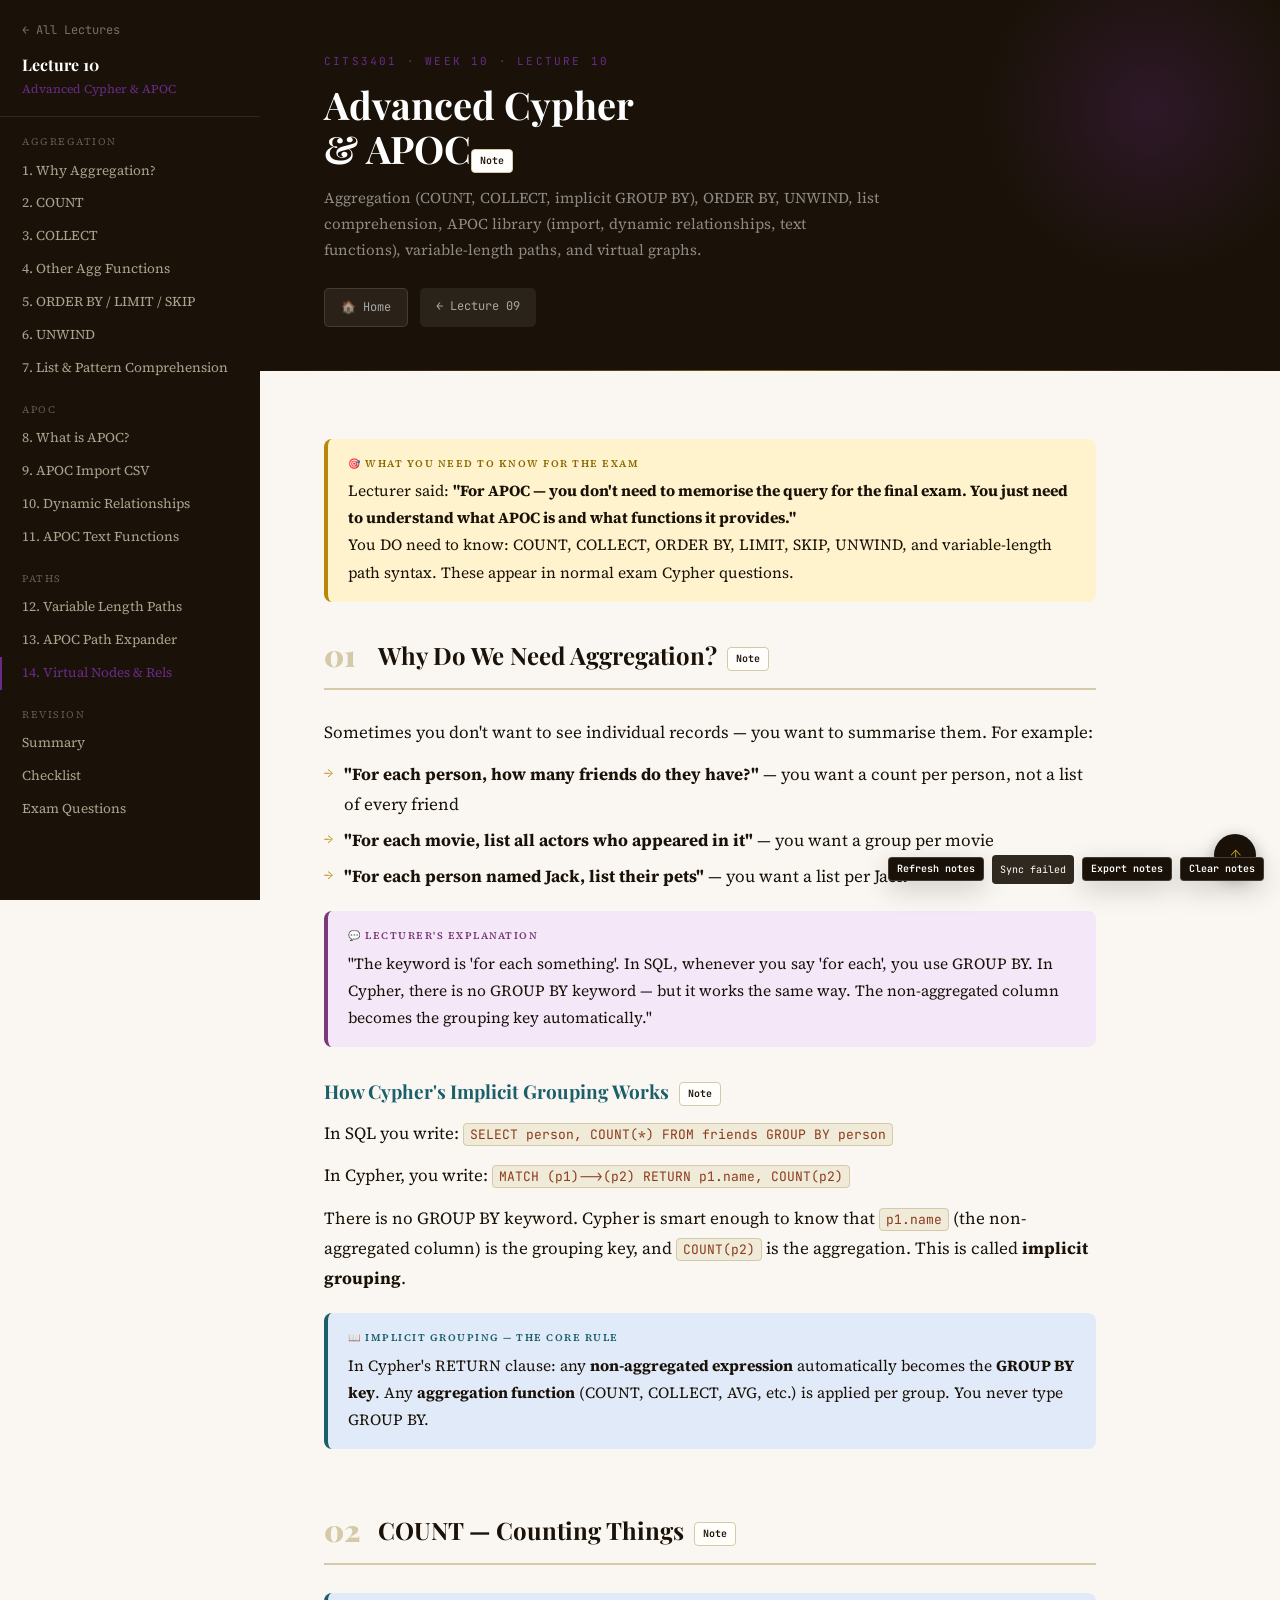
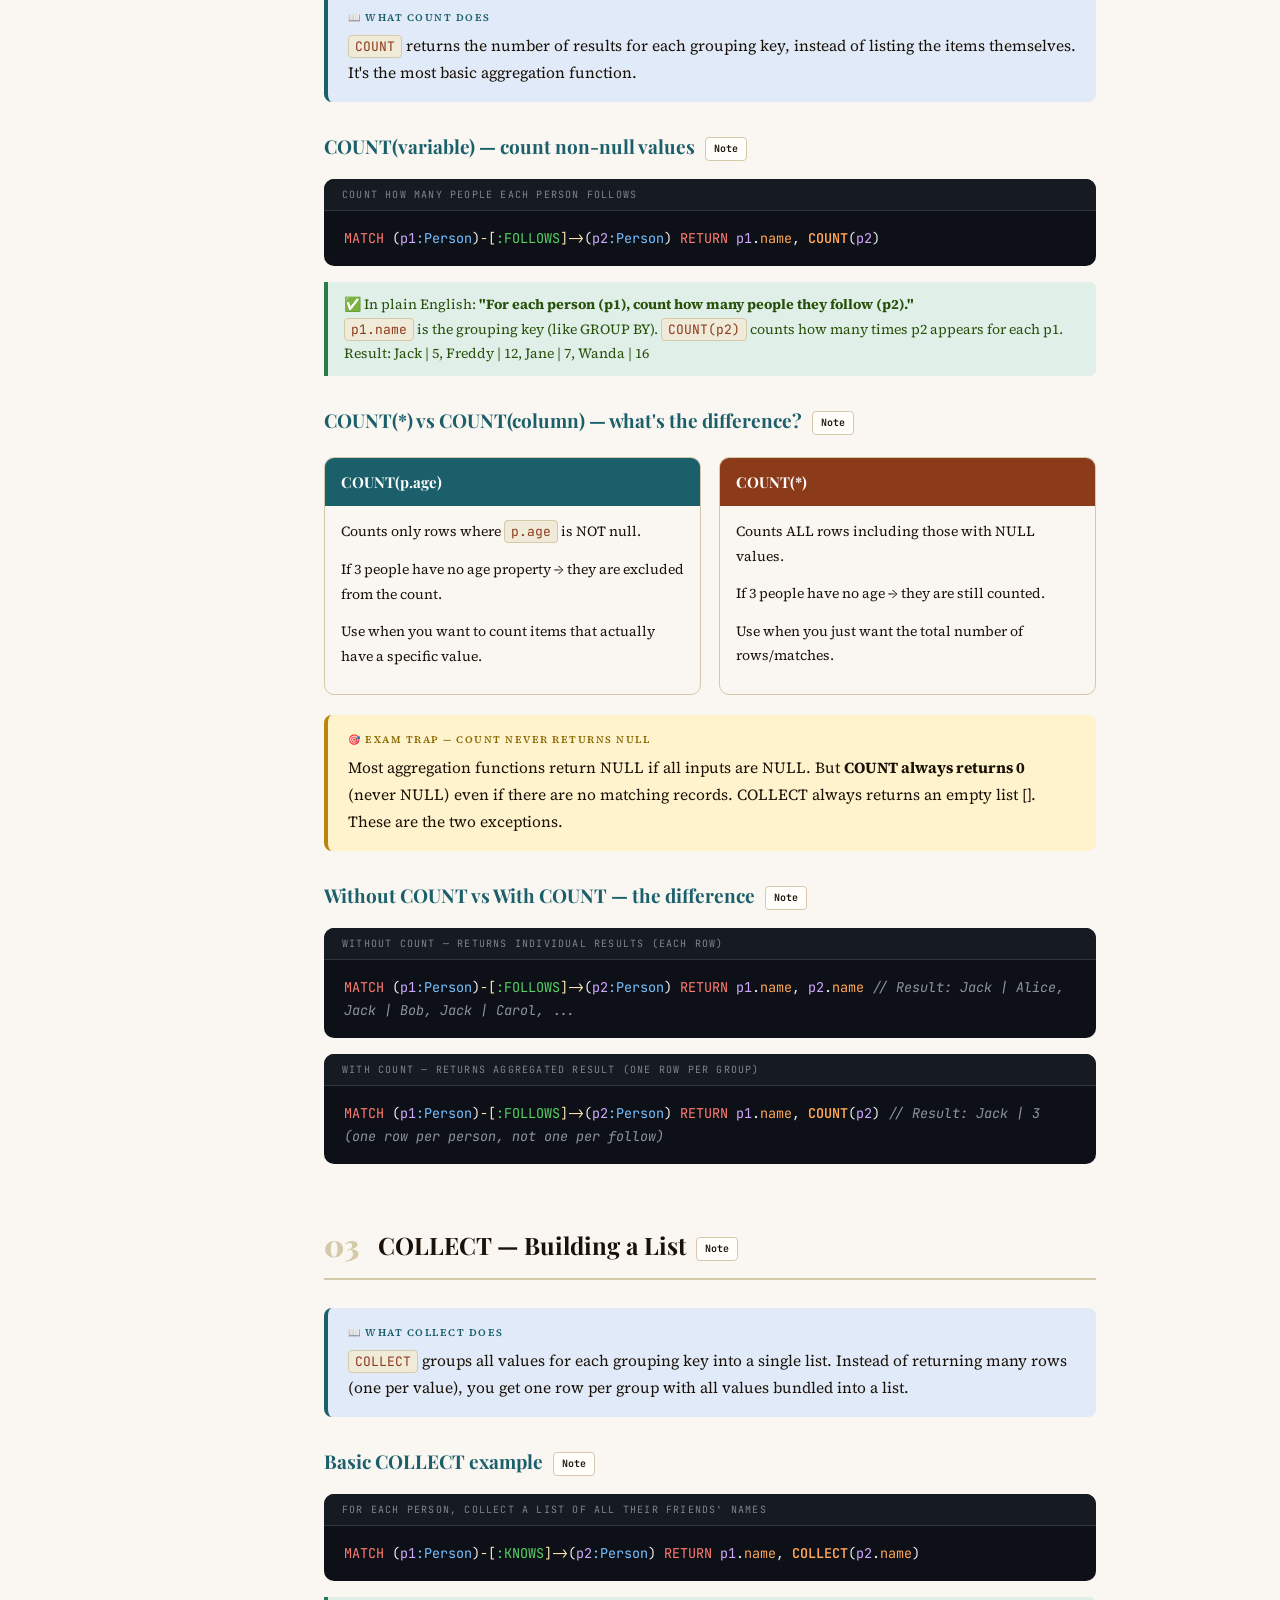
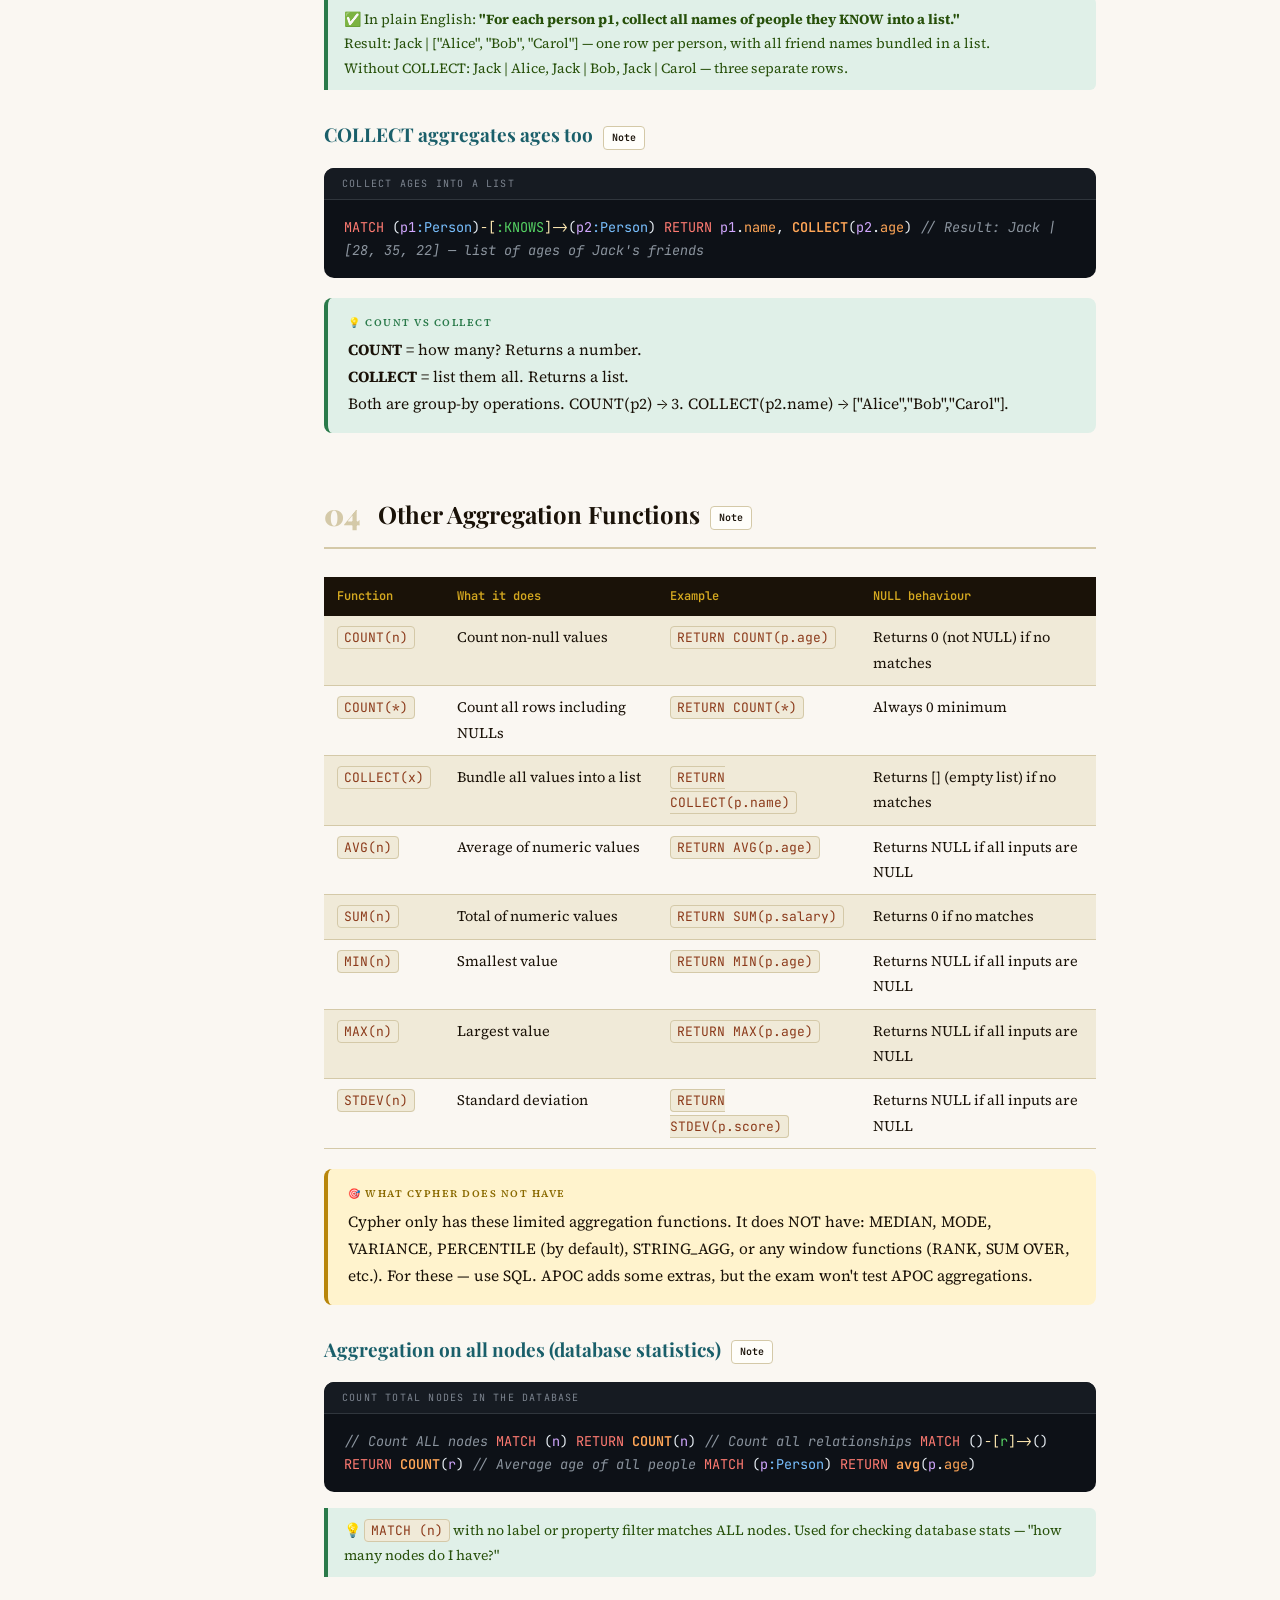
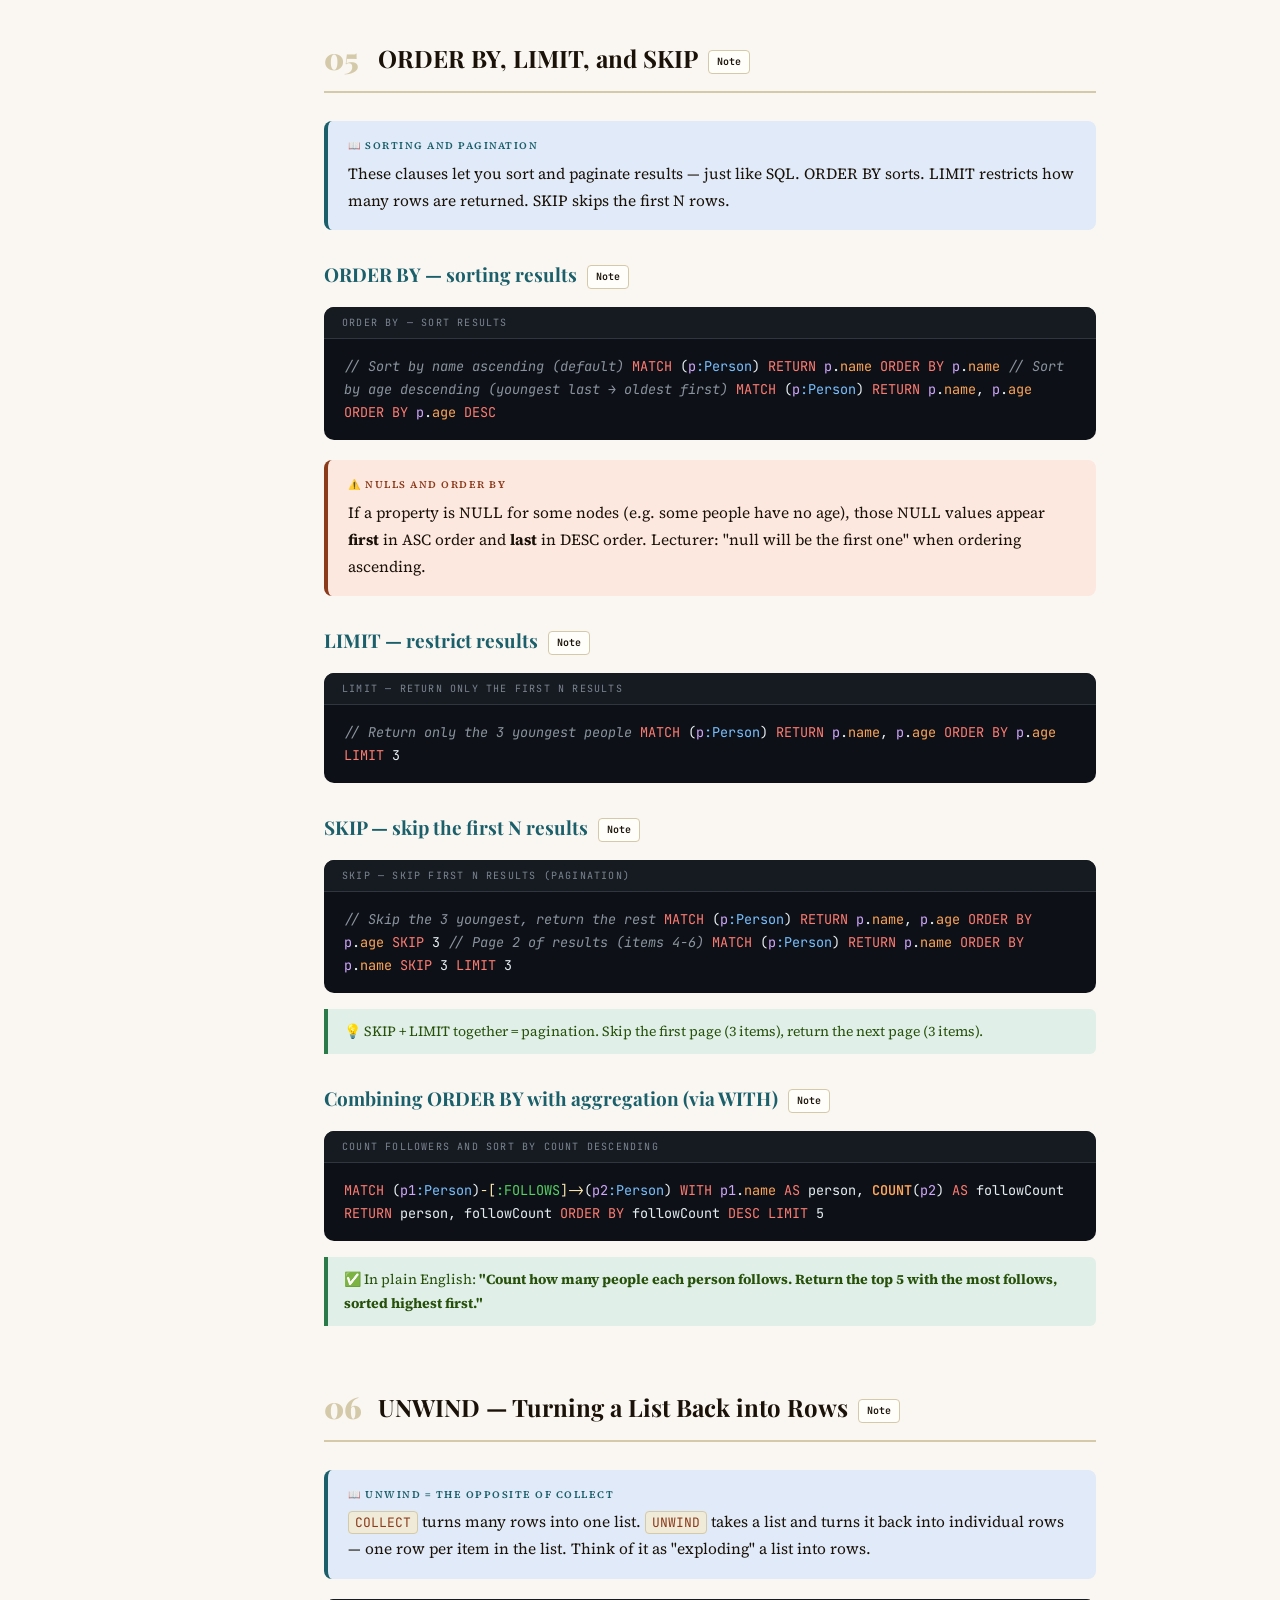
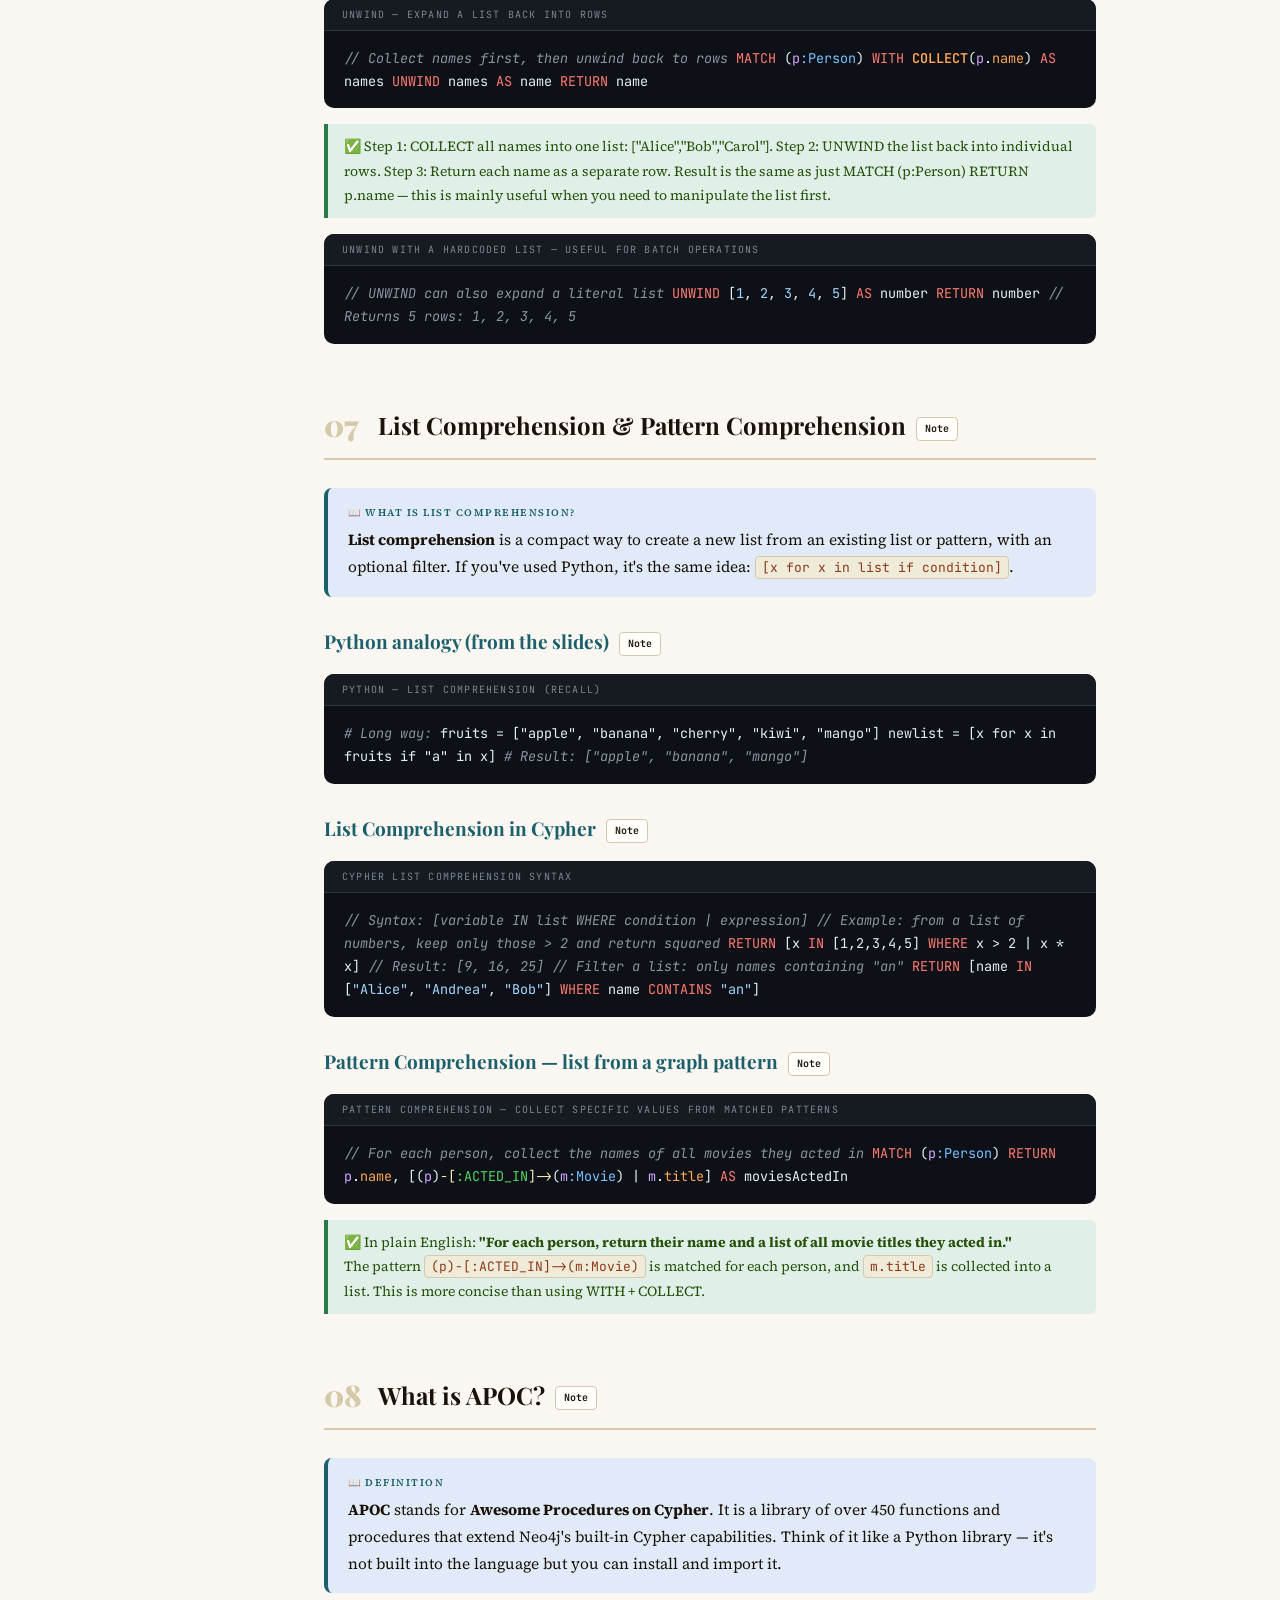
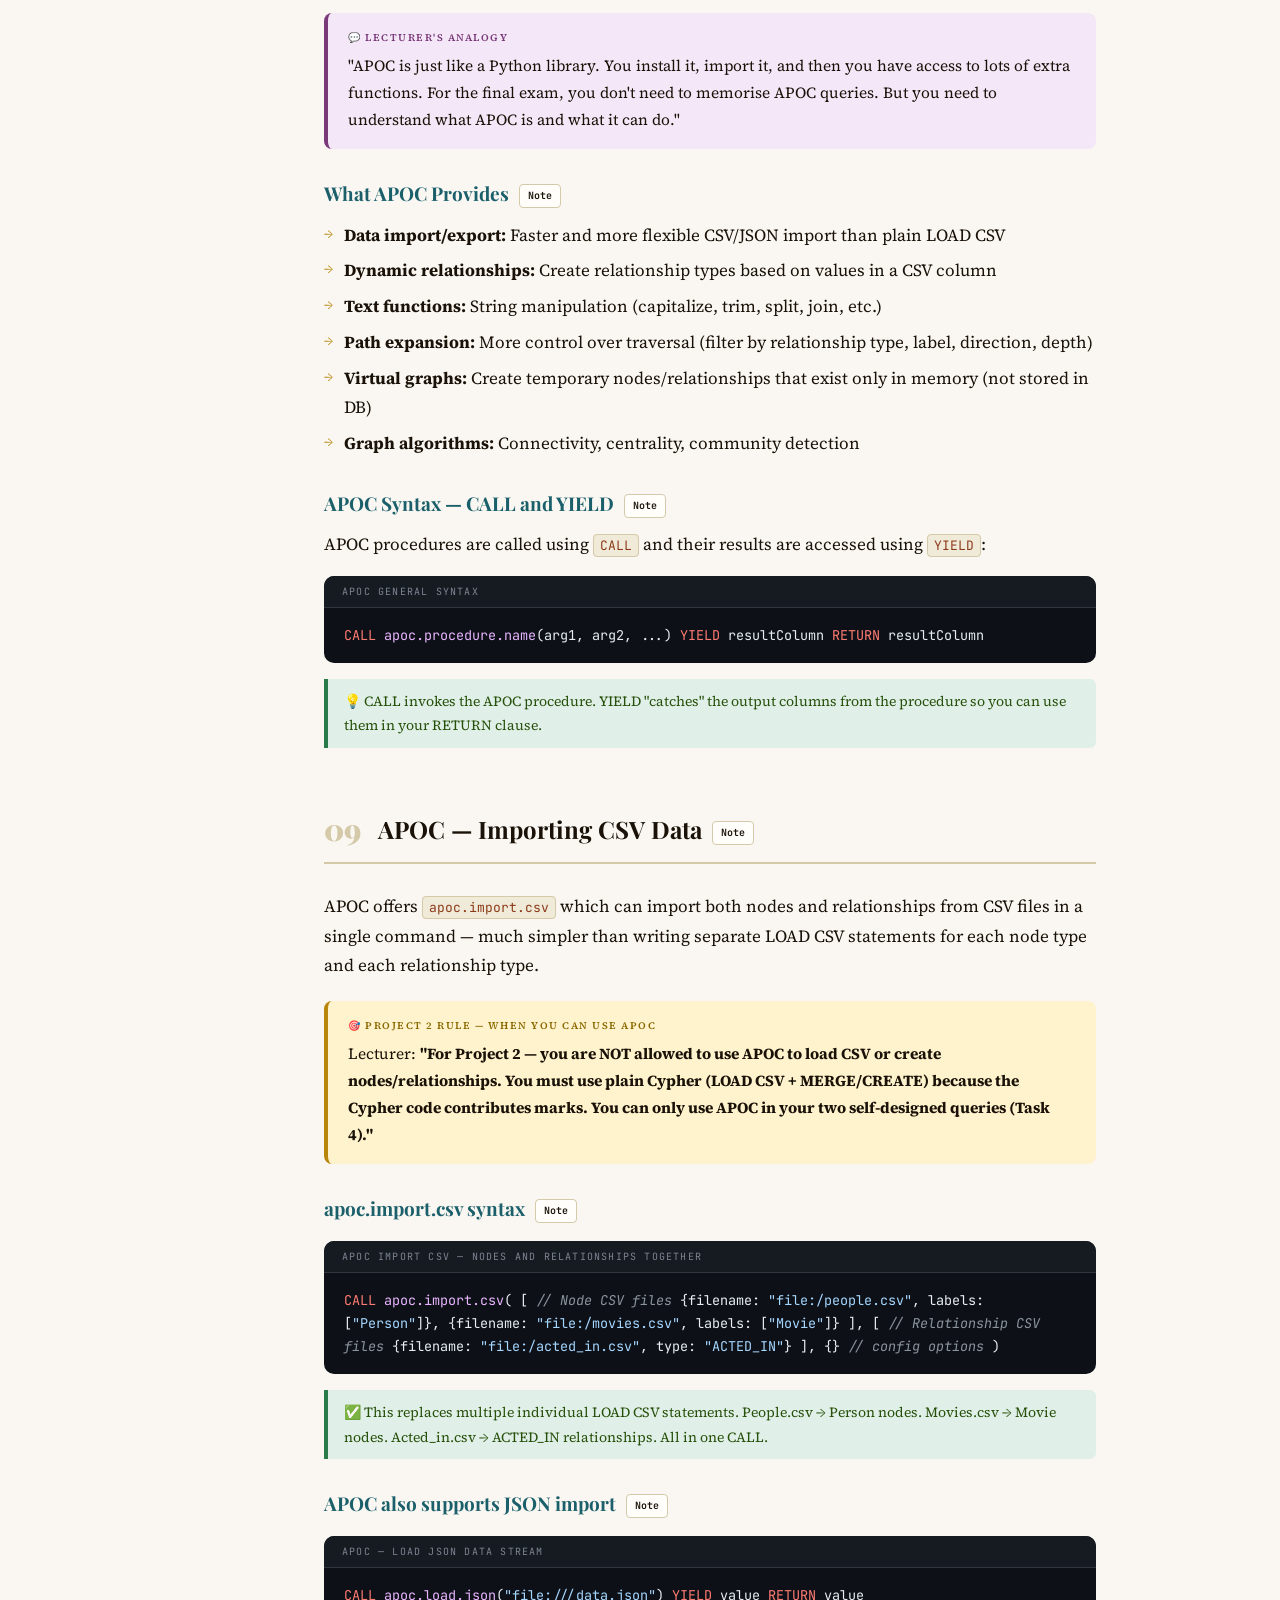
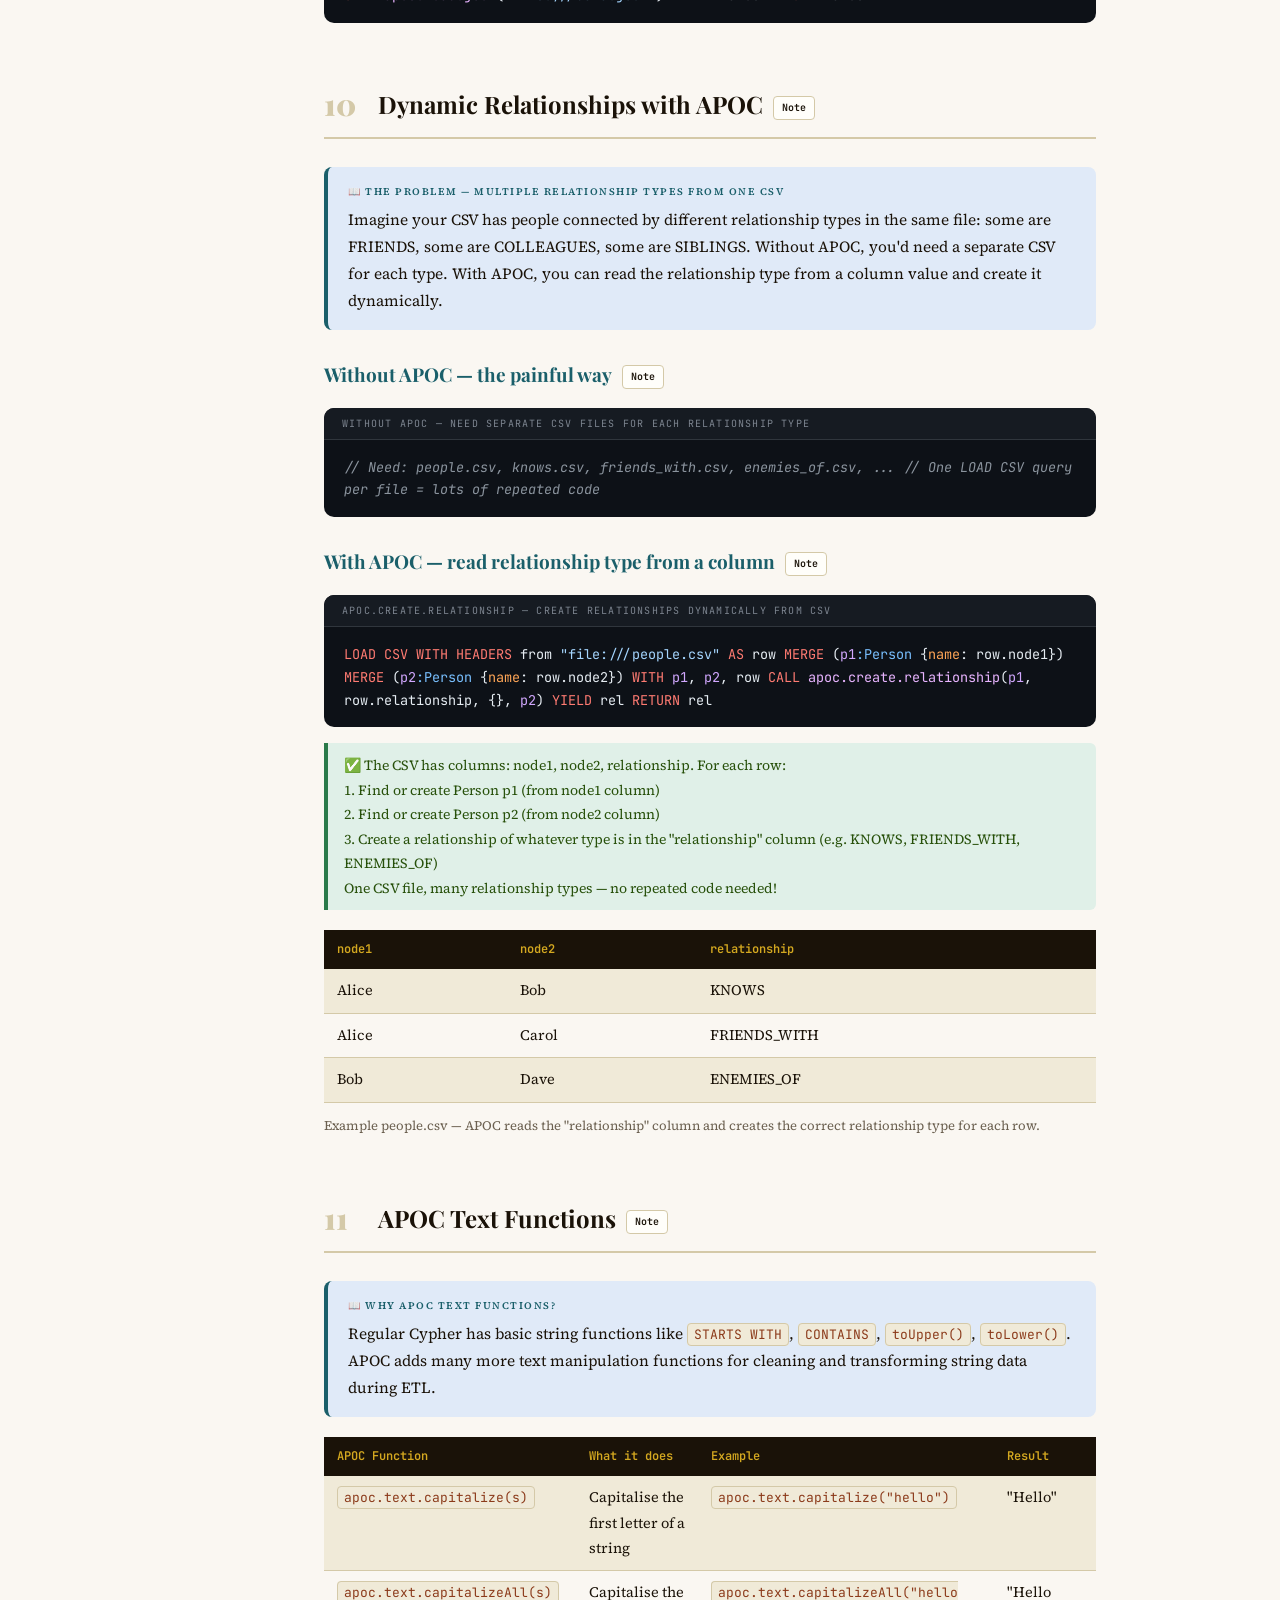
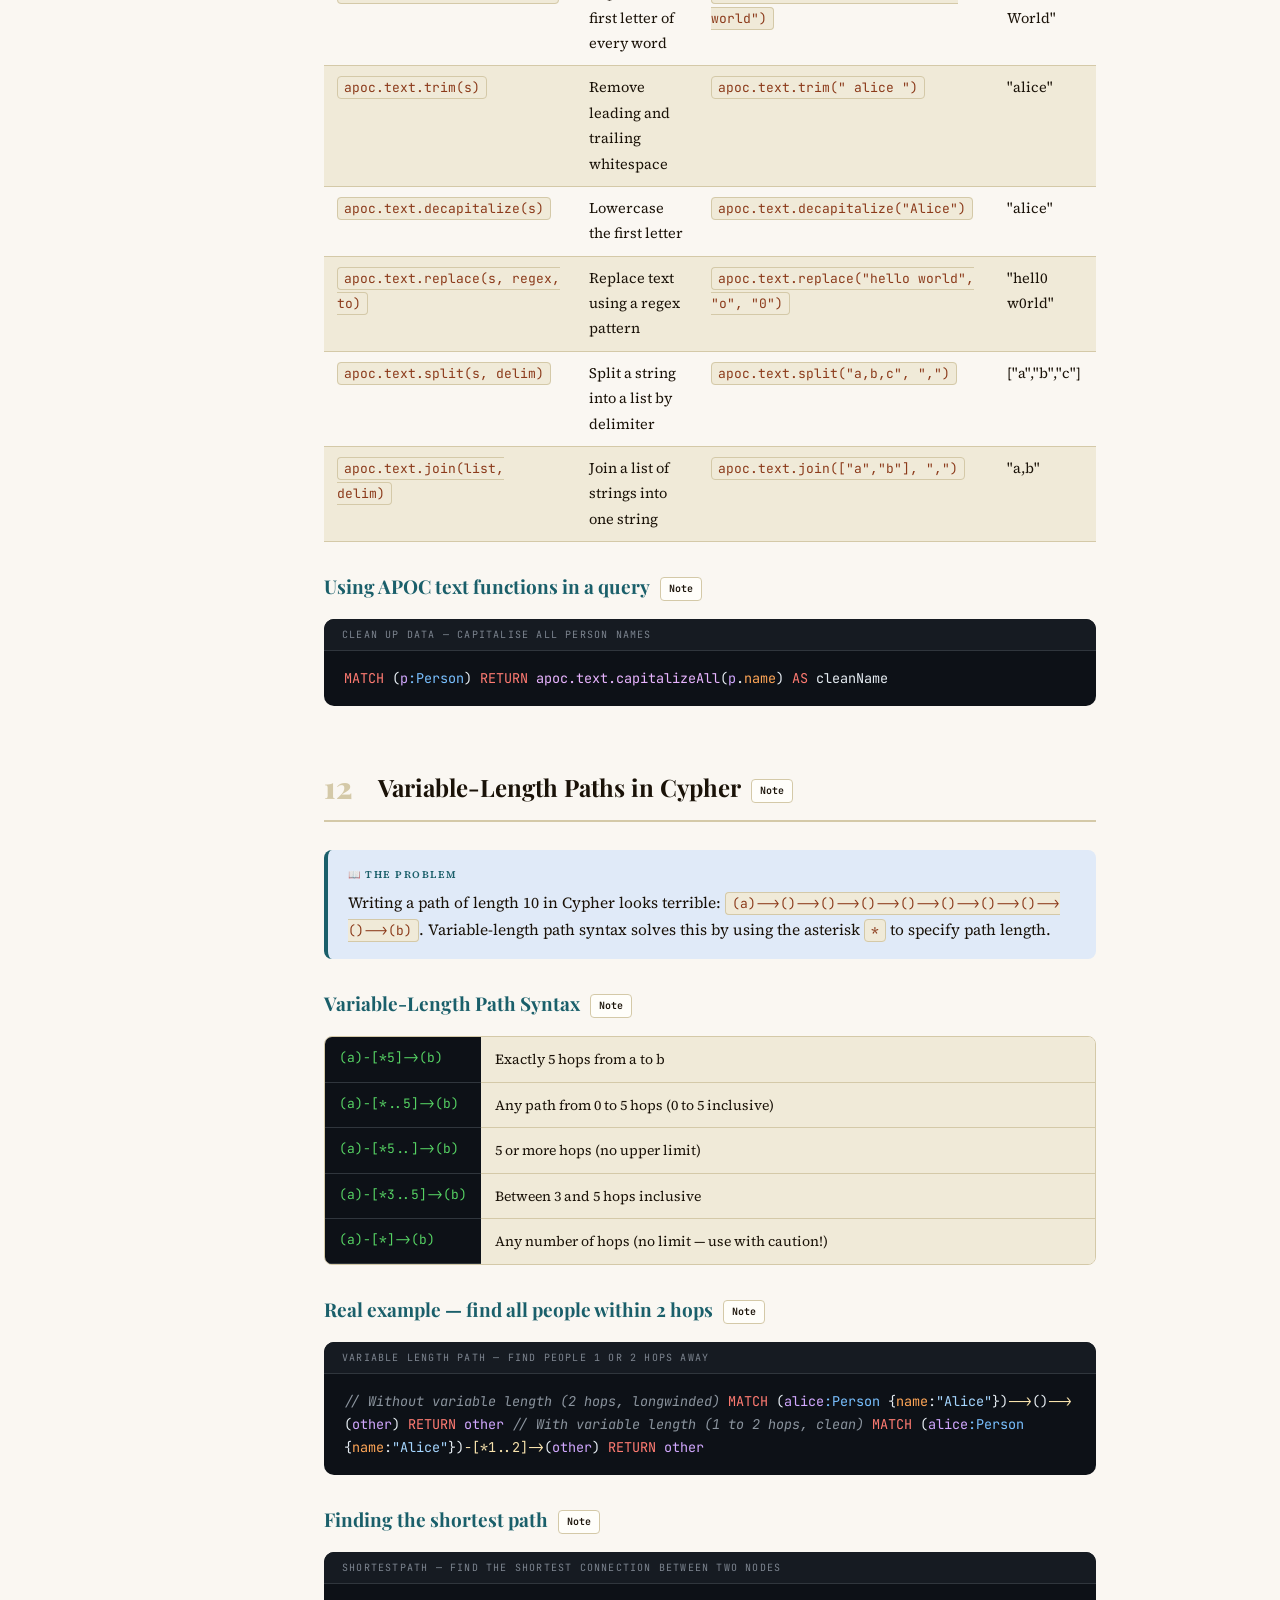
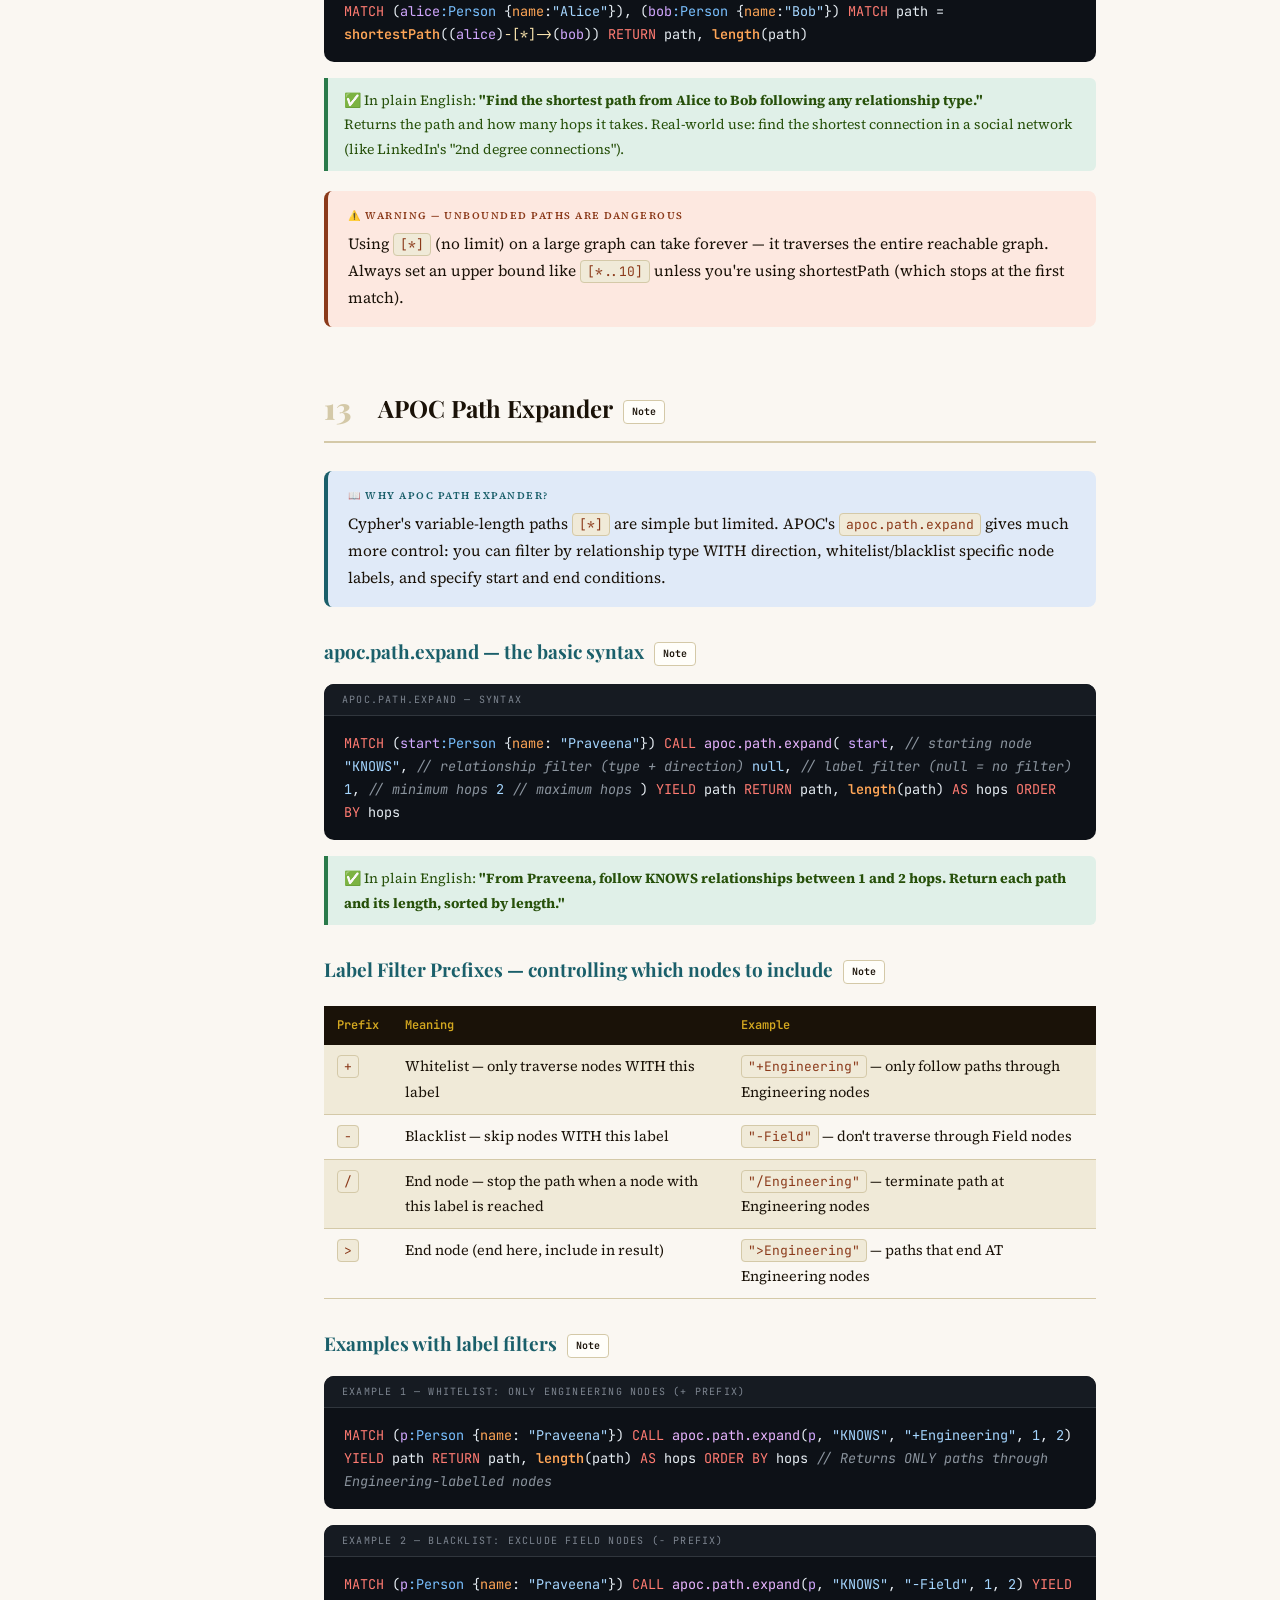
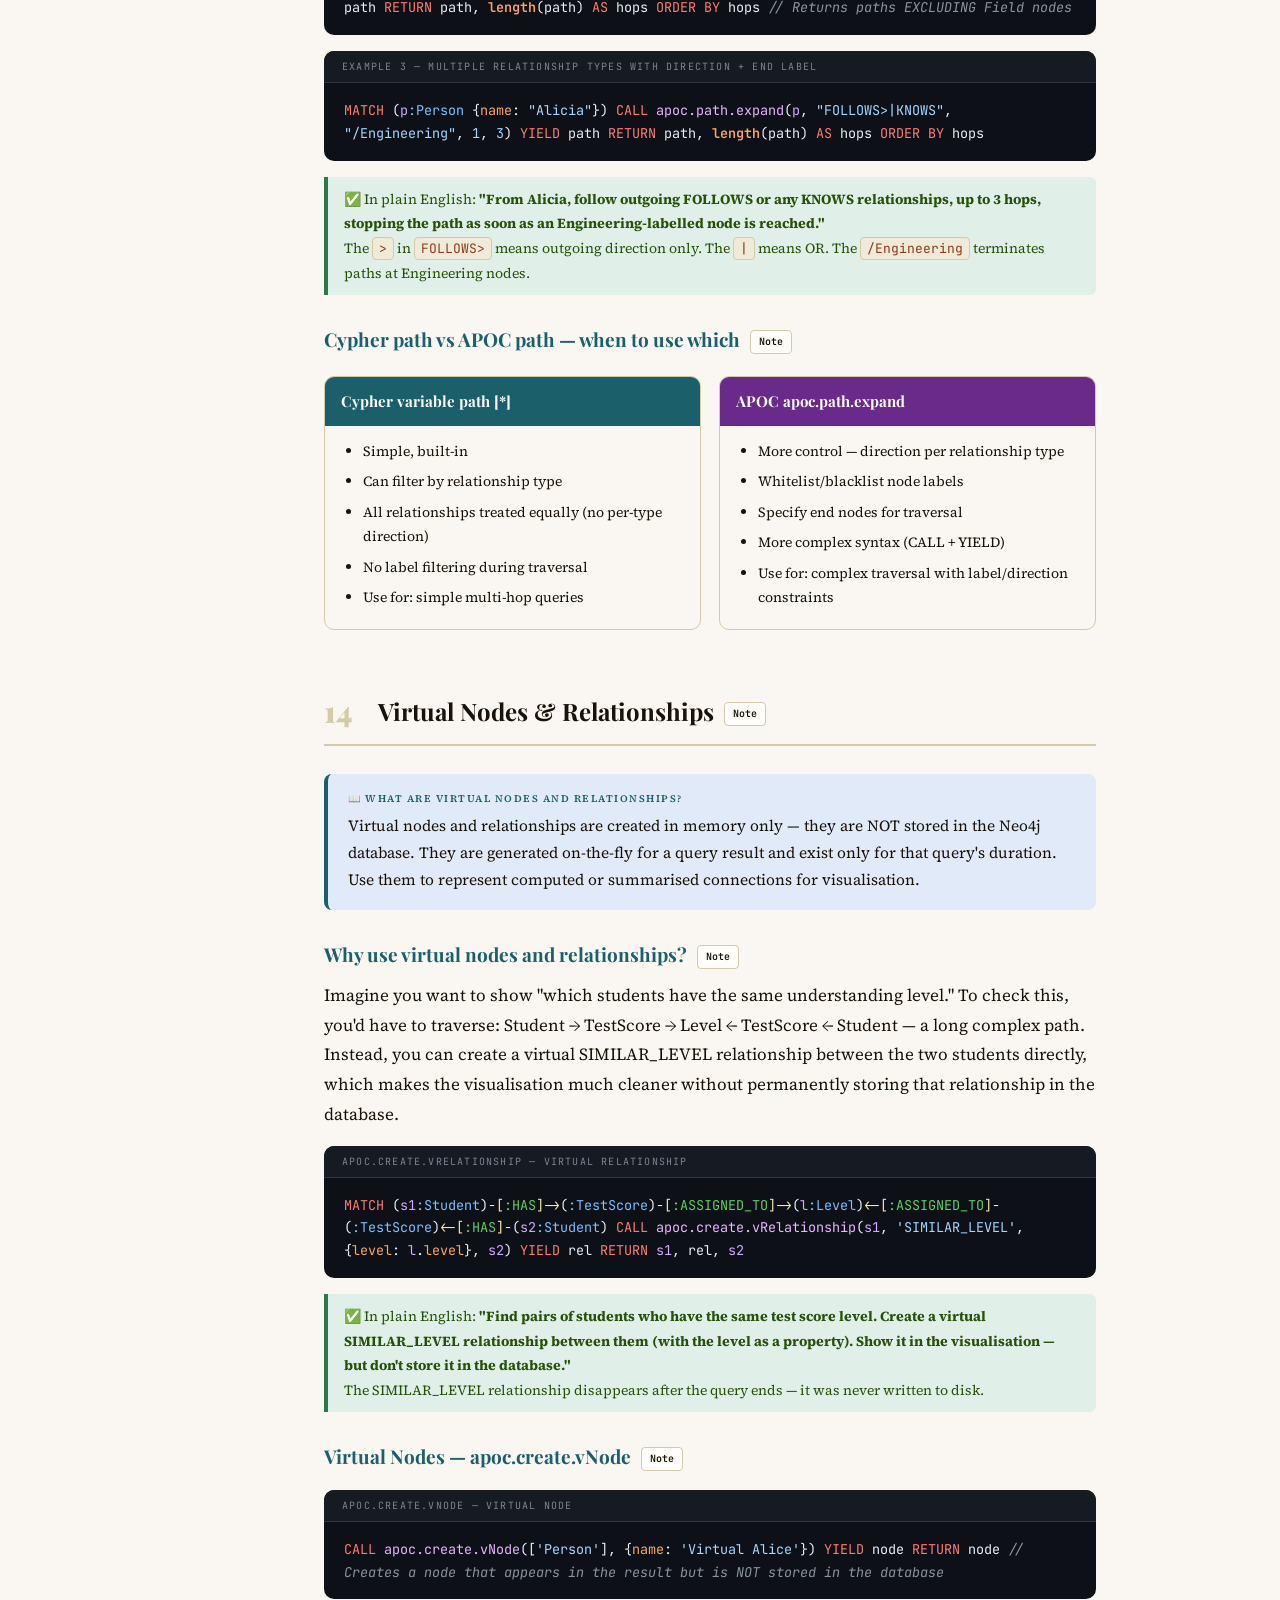
<file: lecture10.html>
<!DOCTYPE html>
<html lang="en">

<head>
    <meta charset="UTF-8">
    <meta name="viewport" content="width=device-width, initial-scale=1.0">
    <title>Lecture 10 – Advanced Cypher & APOC | CITS3401</title>
    <link
        href="https://fonts.googleapis.com/css2?family=Playfair+Display:wght@700;900&family=Source+Serif+4:ital,wght@0,300;0,400;0,600;1,400&family=JetBrains+Mono:wght@400;600&display=swap"
        rel="stylesheet">
    <link rel="stylesheet" href="assets/css/styles.css">
    <style>
        :root {
            --ink: #1a1208;
            --paper: #faf7f2;
            --cream: #f0ead8;
            --gold: #b8860b;
            --gold-light: #d4a820;
            --teal: #1a5f6a;
            --rust: #8b3a1a;
            --muted: #6b6050;
            --border: #d4c9a8;
            --sidebar-w: 260px;
            --accent: #6a2a8a
        }

        * {
            box-sizing: border-box;
            margin: 0;
            padding: 0
        }

        body {
            font-family: 'Source Serif 4', Georgia, serif;
            background: var(--paper);
            color: var(--ink);
            font-size: 17px;
            line-height: 1.75
        }

        .sidebar {
            position: fixed;
            top: 0;
            left: 0;
            width: var(--sidebar-w);
            height: 100vh;
            background: var(--ink);
            color: #e8dfc8;
            overflow-y: auto;
            z-index: 100;
            display: flex;
            flex-direction: column;
            padding: 0 0 40px 0
        }

        .sidebar-brand {
            padding: 20px 22px 16px;
            border-bottom: 1px solid rgba(255, 255, 255, .1)
        }

        .sidebar-brand a {
            text-decoration: none;
            color: rgba(255, 255, 255, .4);
            font-size: 12px;
            font-family: 'JetBrains Mono', monospace;
            display: flex;
            align-items: center;
            gap: 6px;
            margin-bottom: 10px
        }

        .sidebar-brand a:hover {
            color: var(--gold-light)
        }

        .sidebar-brand strong {
            display: block;
            font-family: 'Playfair Display', serif;
            font-size: 16px;
            color: #fff
        }

        .sidebar-brand span {
            display: block;
            font-size: 12px;
            color: var(--accent)
        }

        .nav-section {
            padding: 16px 22px 4px;
            font-size: 10px;
            letter-spacing: .15em;
            text-transform: uppercase;
            color: rgba(255, 255, 255, .3)
        }

        .nav-link {
            display: block;
            padding: 7px 22px;
            color: rgba(232, 223, 200, .7);
            font-size: 13.5px;
            text-decoration: none;
            line-height: 1.4;
            transition: all .15s
        }

        .nav-link:hover {
            color: #fff;
            background: rgba(255, 255, 255, .06);
            padding-left: 28px
        }

        .nav-link.active {
            color: var(--accent);
            border-left: 2px solid var(--accent);
            padding-left: 20px
        }

        .main {
            margin-left: var(--sidebar-w);
            min-height: 100vh
        }

        .hero {
            background: var(--ink);
            color: #fff;
            padding: 52px 64px 44px;
            position: relative;
            overflow: hidden
        }

        .hero::before {
            content: '';
            position: absolute;
            top: -60px;
            right: -40px;
            width: 340px;
            height: 340px;
            border-radius: 50%;
            background: radial-gradient(circle, rgba(106, 42, 138, .25) 0%, transparent 70%)
        }

        .hero-eyebrow {
            font-size: 11px;
            letter-spacing: .2em;
            text-transform: uppercase;
            color: var(--accent);
            margin-bottom: 12px;
            font-family: 'JetBrains Mono', monospace
        }

        .hero h1 {
            font-family: 'Playfair Display', serif;
            font-size: 38px;
            line-height: 1.15;
            margin-bottom: 12px
        }

        .hero-sub {
            color: rgba(255, 255, 255, .5);
            font-size: 15px;
            max-width: 560px
        }

        .hero-nav {
            margin-top: 24px;
            display: flex;
            gap: 12px;
            flex-wrap: wrap
        }

        .hero-nav a {
            font-family: 'JetBrains Mono', monospace;
            font-size: 12px;
            padding: 8px 16px;
            border-radius: 5px;
            text-decoration: none;
            transition: all .15s
        }

        .hero-nav a.home {
            background: rgba(255, 255, 255, .07);
            color: rgba(255, 255, 255, .6);
            border: 1px solid rgba(255, 255, 255, .12)
        }

        .hero-nav a.prev {
            background: rgba(255, 255, 255, .07);
            color: rgba(255, 255, 255, .6)
        }

        .hero-nav a:hover {
            opacity: .85
        }

        .content {
            padding: 48px 64px;
            max-width: 900px
        }

        .section {
            margin-bottom: 60px
        }

        .section-header {
            display: flex;
            align-items: center;
            gap: 14px;
            margin-bottom: 28px;
            padding-bottom: 12px;
            border-bottom: 2px solid var(--border)
        }

        .section-num {
            font-family: 'Playfair Display', serif;
            font-size: 30px;
            font-weight: 900;
            color: var(--border);
            line-height: 1;
            min-width: 40px
        }

        .section-header h2 {
            font-family: 'Playfair Display', serif;
            font-size: 24px;
            color: var(--ink)
        }

        h3 {
            font-family: 'Playfair Display', serif;
            font-size: 19px;
            margin: 28px 0 10px;
            color: var(--teal)
        }

        h4 {
            font-size: 16px;
            font-weight: 600;
            margin: 18px 0 7px
        }

        p {
            margin-bottom: 13px
        }

        .callout {
            border-radius: 8px;
            padding: 16px 20px;
            margin: 20px 0;
            border-left: 4px solid
        }

        .callout.definition {
            background: #e0eaf8;
            border-color: var(--teal)
        }

        .callout.exam {
            background: #fff3cd;
            border-color: var(--gold)
        }

        .callout.warning {
            background: #fde8e0;
            border-color: var(--rust)
        }

        .callout.tip {
            background: #e0f0e8;
            border-color: #2a7a4a
        }

        .callout.lecturer {
            background: #f4e8f8;
            border-color: #7a3a7a
        }

        .callout-label {
            font-size: 10px;
            letter-spacing: .15em;
            text-transform: uppercase;
            font-weight: 600;
            margin-bottom: 5px
        }

        .callout.definition .callout-label {
            color: var(--teal)
        }

        .callout.exam .callout-label {
            color: #8a6a00
        }

        .callout.warning .callout-label {
            color: var(--rust)
        }

        .callout.tip .callout-label {
            color: #2a7a4a
        }

        .callout.lecturer .callout-label {
            color: #7a3a7a
        }

        .callout p {
            margin: 0;
            font-size: 15.5px
        }

        .table-wrap {
            overflow-x: auto;
            margin: 20px 0
        }

        table {
            width: 100%;
            border-collapse: collapse;
            font-size: 14.5px
        }

        th {
            background: var(--ink);
            color: var(--gold-light);
            padding: 9px 13px;
            text-align: left;
            font-family: 'JetBrains Mono', monospace;
            font-size: 12px;
            font-weight: 600
        }

        td {
            padding: 9px 13px;
            border-bottom: 1px solid var(--border);
            vertical-align: top
        }

        tr:nth-child(even) td {
            background: var(--cream)
        }

        ul,
        ol {
            padding-left: 22px;
            margin-bottom: 13px
        }

        li {
            margin-bottom: 6px
        }

        ul.clean {
            list-style: none;
            padding-left: 0
        }

        ul.clean li {
            padding-left: 20px;
            position: relative
        }

        ul.clean li::before {
            content: '→';
            position: absolute;
            left: 0;
            color: var(--gold);
            font-size: 13px;
            top: 2px
        }

        code {
            font-family: 'JetBrains Mono', monospace;
            font-size: 13px;
            background: var(--cream);
            border: 1px solid var(--border);
            border-radius: 4px;
            padding: 2px 6px;
            color: var(--rust)
        }

        .code-block {
            background: #0d1117;
            color: #e6edf3;
            border-radius: 10px;
            padding: 0;
            margin: 16px 0;
            overflow: hidden;
            font-family: 'JetBrains Mono', monospace;
            font-size: 13.5px;
            line-height: 1.7
        }

        .code-label {
            background: #161b22;
            color: #7d8590;
            font-size: 10px;
            letter-spacing: .12em;
            text-transform: uppercase;
            padding: 7px 18px;
            border-bottom: 1px solid #30363d
        }

        .code-body {
            padding: 16px 20px;
            overflow-x: auto
        }

        .cy-kw {
            color: #ff7b72
        }

        .cy-label {
            color: #79c0ff
        }

        .cy-prop {
            color: #ffa657
        }

        .cy-val {
            color: #a5d6ff
        }

        .cy-var {
            color: #d2a8ff
        }

        .cy-rel {
            color: #56d364
        }

        .cy-comment {
            color: #8b949e;
            font-style: italic
        }

        .cy-dir {
            color: #f8e3ad
        }

        .cy-fn {
            color: #ffa657;
            font-weight: 600
        }

        .cy-apoc {
            color: #e8b4ff
        }

        .code-english {
            background: #e0f0e8;
            border-left: 4px solid #2a7a4a;
            border-radius: 0 6px 6px 0;
            padding: 10px 16px;
            font-size: 14px;
            color: #27500A;
            margin-top: 8px
        }

        .compare-grid {
            display: grid;
            grid-template-columns: 1fr 1fr;
            gap: 18px;
            margin: 20px 0
        }

        .compare-card {
            border: 1px solid var(--border);
            border-radius: 10px;
            overflow: hidden
        }

        .compare-card-head {
            padding: 11px 16px;
            font-family: 'Playfair Display', serif;
            font-size: 15px;
            font-weight: 700
        }

        .compare-card-head.a {
            background: var(--teal);
            color: #fff
        }

        .compare-card-head.b {
            background: var(--rust);
            color: #fff
        }

        .compare-card-head.c {
            background: #6a2a8a;
            color: #fff
        }

        .compare-card-head.d {
            background: #2a5fa8;
            color: #fff
        }

        .compare-card-body {
            padding: 13px 16px;
            font-size: 14px
        }

        .compare-card-body ul {
            margin: 0
        }

        .summary-box {
            background: var(--ink);
            color: #e8dfc8;
            border-radius: 12px;
            padding: 26px 30px;
            margin: 28px 0
        }

        .summary-box h3 {
            color: var(--gold-light);
            margin-top: 0;
            font-size: 16px
        }

        .summary-box ul {
            padding-left: 20px
        }

        .summary-box li {
            margin-bottom: 7px;
            font-size: 14.5px
        }

        .quiz {
            counter-reset: quiz
        }

        .quiz-item {
            background: var(--cream);
            border: 1px solid var(--border);
            border-radius: 8px;
            padding: 16px 20px;
            margin-bottom: 12px;
            counter-increment: quiz;
            position: relative
        }

        .quiz-item::before {
            content: 'Q' counter(quiz);
            font-family: 'JetBrains Mono', monospace;
            font-size: 11px;
            font-weight: 600;
            color: var(--gold);
            position: absolute;
            top: 12px;
            right: 14px
        }

        .quiz-item p {
            margin: 0;
            font-size: 15px
        }

        .quiz-item .hint {
            font-size: 13px;
            color: var(--muted);
            margin-top: 7px;
            font-style: italic
        }

        .quiz-answer {
            background: #fffefa;
            border: 1px solid var(--border);
            border-left: 4px solid var(--accent);
            border-radius: 6px;
            margin-top: 12px;
            padding: 12px 14px;
        }

        .quiz-answer-title {
            color: var(--accent);
            font-family: 'JetBrains Mono', monospace;
            font-size: 10px;
            font-weight: 600;
            letter-spacing: .14em;
            margin-bottom: 8px;
            text-transform: uppercase;
        }

        .quiz-answer p,
        .quiz-answer li {
            font-size: 14px;
        }

        .quiz-answer p {
            margin: 8px 0 0;
        }

        .quiz-answer ul {
            margin: 8px 0 0;
        }

        .quiz-answer pre {
            background: #1a1208;
            border-radius: 6px;
            color: #f7f1df;
            font-family: 'JetBrains Mono', monospace;
            font-size: 12.5px;
            line-height: 1.5;
            margin: 8px 0;
            overflow-x: auto;
            padding: 10px 12px;
            white-space: pre;
        }

        .checklist {
            list-style: none;
            padding: 0
        }

        .checklist li {
            display: flex;
            align-items: flex-start;
            gap: 10px;
            padding: 8px 0;
            border-bottom: 1px solid var(--border);
            font-size: 15px
        }

        .checklist li:last-child {
            border: none
        }

        .check-box {
            width: 17px;
            height: 17px;
            min-width: 17px;
            border: 2px solid var(--border);
            border-radius: 3px;
            margin-top: 3px
        }

        .path-table {
            display: grid;
            grid-template-columns: auto 1fr;
            gap: 0;
            margin: 16px 0;
            border: 1px solid var(--border);
            border-radius: 8px;
            overflow: hidden
        }

        .path-table .pt-code {
            background: #0d1117;
            color: #56d364;
            font-family: 'JetBrains Mono', monospace;
            font-size: 13px;
            padding: 10px 14px;
            border-bottom: 1px solid #30363d
        }

        .path-table .pt-desc {
            background: var(--cream);
            font-size: 14px;
            padding: 10px 14px;
            border-bottom: 1px solid var(--border)
        }

        .path-table .pt-code:last-of-type,
        .path-table .pt-desc:last-child {
            border-bottom: none
        }

        .apoc-badge {
            display: inline-block;
            background: #6a2a8a;
            color: #fff;
            font-size: 11px;
            font-family: 'JetBrains Mono', monospace;
            padding: 2px 8px;
            border-radius: 4px;
            margin-right: 6px;
            vertical-align: middle
        }

        .scroll-top {
            position: fixed;
            bottom: 24px;
            right: 24px;
            width: 42px;
            height: 42px;
            background: var(--ink);
            color: var(--gold-light);
            border: none;
            border-radius: 50%;
            cursor: pointer;
            font-size: 17px;
            display: flex;
            align-items: center;
            justify-content: center;
            box-shadow: 0 4px 16px rgba(0, 0, 0, .3);
            text-decoration: none
        }

        @media(max-width:900px) {
            .sidebar {
                display: none
            }

            .main {
                margin-left: 0
            }

            .content,
            .hero {
                padding: 28px
            }

            .compare-grid {
                grid-template-columns: 1fr
            }
        }
    </style>
</head>

<body>

    <nav class="sidebar">
        <div class="sidebar-brand">
            <a href="index.html">← All Lectures</a>
            <strong>Lecture 10</strong><span>Advanced Cypher &amp; APOC</span>
        </div>
        <div class="nav-section">Aggregation</div>
        <a class="nav-link" href="#why-aggregate">1. Why Aggregation?</a>
        <a class="nav-link" href="#count">2. COUNT</a>
        <a class="nav-link" href="#collect">3. COLLECT</a>
        <a class="nav-link" href="#other-agg">4. Other Agg Functions</a>
        <a class="nav-link" href="#order-limit">5. ORDER BY / LIMIT / SKIP</a>
        <a class="nav-link" href="#unwind">6. UNWIND</a>
        <a class="nav-link" href="#comprehension">7. List &amp; Pattern Comprehension</a>
        <div class="nav-section">APOC</div>
        <a class="nav-link" href="#what-apoc">8. What is APOC?</a>
        <a class="nav-link" href="#apoc-import">9. APOC Import CSV</a>
        <a class="nav-link" href="#apoc-dynamic">10. Dynamic Relationships</a>
        <a class="nav-link" href="#apoc-text">11. APOC Text Functions</a>
        <div class="nav-section">Paths</div>
        <a class="nav-link" href="#variable-paths">12. Variable Length Paths</a>
        <a class="nav-link" href="#path-expand">13. APOC Path Expander</a>
        <a class="nav-link" href="#virtual">14. Virtual Nodes &amp; Rels</a>
        <div class="nav-section">Revision</div>
        <a class="nav-link" href="#summary">Summary</a>
        <a class="nav-link" href="#checklist">Checklist</a>
        <a class="nav-link" href="#questions">Exam Questions</a>
    </nav>

    <div class="main">
        <div class="hero">
            <div class="hero-eyebrow">CITS3401 · Week 10 · Lecture 10</div>
            <h1>Advanced Cypher<br>&amp; APOC</h1>
            <p class="hero-sub">Aggregation (COUNT, COLLECT, implicit GROUP BY), ORDER BY, UNWIND, list comprehension,
                APOC library (import, dynamic relationships, text functions), variable-length paths, and virtual graphs.
            </p>
            <div class="hero-nav">
                <a class="home" href="index.html">🏠 Home</a>
                <a class="prev" href="lecture09.html">← Lecture 09</a>
            </div>
        </div>

        <div class="content">

            <div class="callout exam" style="margin-bottom:32px">
                <div class="callout-label">🎯 What You Need to Know for the Exam</div>
                <p>Lecturer said: <strong>"For APOC — you don't need to memorise the query for the final exam. You just
                        need to understand what APOC is and what functions it provides."</strong><br>
                    You DO need to know: COUNT, COLLECT, ORDER BY, LIMIT, SKIP, UNWIND, and variable-length path syntax.
                    These appear in normal exam Cypher questions.</p>
            </div>

            <!-- ─── SECTION 1 ─── -->
            <div class="section" id="why-aggregate">
                <div class="section-header">
                    <div class="section-num">01</div>
                    <h2>Why Do We Need Aggregation?</h2>
                </div>

                <p>Sometimes you don't want to see individual records — you want to summarise them. For example:</p>
                <ul class="clean">
                    <li><strong>"For each person, how many friends do they have?"</strong> — you want a count per
                        person, not a list of every friend</li>
                    <li><strong>"For each movie, list all actors who appeared in it"</strong> — you want a group per
                        movie</li>
                    <li><strong>"For each person named Jack, list their pets"</strong> — you want a list per Jack</li>
                </ul>

                <div class="callout lecturer">
                    <div class="callout-label">💬 Lecturer's Explanation</div>
                    <p>"The keyword is 'for each something'. In SQL, whenever you say 'for each', you use GROUP BY. In
                        Cypher, there is no GROUP BY keyword — but it works the same way. The non-aggregated column
                        becomes the grouping key automatically."</p>
                </div>

                <h3>How Cypher's Implicit Grouping Works</h3>
                <p>In SQL you write: <code>SELECT person, COUNT(*) FROM friends GROUP BY person</code></p>
                <p>In Cypher, you write: <code>MATCH (p1)-->(p2) RETURN p1.name, COUNT(p2)</code></p>
                <p>There is no GROUP BY keyword. Cypher is smart enough to know that <code>p1.name</code> (the
                    non-aggregated column) is the grouping key, and <code>COUNT(p2)</code> is the aggregation. This is
                    called <strong>implicit grouping</strong>.</p>

                <div class="callout definition">
                    <div class="callout-label">📖 Implicit Grouping — The Core Rule</div>
                    <p>In Cypher's RETURN clause: any <strong>non-aggregated expression</strong> automatically becomes
                        the <strong>GROUP BY key</strong>. Any <strong>aggregation function</strong> (COUNT, COLLECT,
                        AVG, etc.) is applied per group. You never type GROUP BY.</p>
                </div>
            </div>

            <!-- ─── SECTION 2 ─── -->
            <div class="section" id="count">
                <div class="section-header">
                    <div class="section-num">02</div>
                    <h2>COUNT — Counting Things</h2>
                </div>

                <div class="callout definition">
                    <div class="callout-label">📖 What COUNT does</div>
                    <p><code>COUNT</code> returns the number of results for each grouping key, instead of listing the
                        items themselves. It's the most basic aggregation function.</p>
                </div>

                <h3>COUNT(variable) — count non-null values</h3>
                <div class="code-block">
                    <div class="code-label">Count how many people each person follows</div>
                    <div class="code-body">
                        <span class="cy-kw">MATCH</span> (<span class="cy-var">p1</span><span
                            class="cy-label">:Person</span>)<span class="cy-dir">-[</span><span
                            class="cy-rel">:FOLLOWS</span><span class="cy-dir">]-&gt;</span>(<span
                            class="cy-var">p2</span><span class="cy-label">:Person</span>)
                        <span class="cy-kw">RETURN</span> <span class="cy-var">p1</span>.<span
                            class="cy-prop">name</span>, <span class="cy-fn">COUNT</span>(<span
                            class="cy-var">p2</span>)
                    </div>
                </div>
                <div class="code-english">✅ In plain English: <strong>"For each person (p1), count how many people they
                        follow (p2)."</strong><br>
                    <code>p1.name</code> is the grouping key (like GROUP BY). <code>COUNT(p2)</code> counts how many
                    times p2 appears for each p1.<br>
                    Result: Jack | 5, Freddy | 12, Jane | 7, Wanda | 16
                </div>

                <h3>COUNT(*) vs COUNT(column) — what's the difference?</h3>
                <div class="compare-grid">
                    <div class="compare-card">
                        <div class="compare-card-head a">COUNT(p.age)</div>
                        <div class="compare-card-body">
                            <p>Counts only rows where <code>p.age</code> is NOT null.</p>
                            <p>If 3 people have no age property → they are excluded from the count.</p>
                            <p>Use when you want to count items that actually have a specific value.</p>
                        </div>
                    </div>
                    <div class="compare-card">
                        <div class="compare-card-head b">COUNT(*)</div>
                        <div class="compare-card-body">
                            <p>Counts ALL rows including those with NULL values.</p>
                            <p>If 3 people have no age → they are still counted.</p>
                            <p>Use when you just want the total number of rows/matches.</p>
                        </div>
                    </div>
                </div>

                <div class="callout exam">
                    <div class="callout-label">🎯 Exam Trap — COUNT never returns NULL</div>
                    <p>Most aggregation functions return NULL if all inputs are NULL. But <strong>COUNT always returns
                            0</strong> (never NULL) even if there are no matching records. COLLECT always returns an
                        empty list []. These are the two exceptions.</p>
                </div>

                <h3>Without COUNT vs With COUNT — the difference</h3>
                <div class="code-block">
                    <div class="code-label">Without COUNT — returns individual results (each row)</div>
                    <div class="code-body">
                        <span class="cy-kw">MATCH</span> (<span class="cy-var">p1</span><span
                            class="cy-label">:Person</span>)<span class="cy-dir">-[</span><span
                            class="cy-rel">:FOLLOWS</span><span class="cy-dir">]-&gt;</span>(<span
                            class="cy-var">p2</span><span class="cy-label">:Person</span>)
                        <span class="cy-kw">RETURN</span> <span class="cy-var">p1</span>.<span
                            class="cy-prop">name</span>, <span class="cy-var">p2</span>.<span
                            class="cy-prop">name</span>
                        <span class="cy-comment">// Result: Jack | Alice, Jack | Bob, Jack | Carol, ...</span>
                    </div>
                </div>
                <div class="code-block">
                    <div class="code-label">With COUNT — returns aggregated result (one row per group)</div>
                    <div class="code-body">
                        <span class="cy-kw">MATCH</span> (<span class="cy-var">p1</span><span
                            class="cy-label">:Person</span>)<span class="cy-dir">-[</span><span
                            class="cy-rel">:FOLLOWS</span><span class="cy-dir">]-&gt;</span>(<span
                            class="cy-var">p2</span><span class="cy-label">:Person</span>)
                        <span class="cy-kw">RETURN</span> <span class="cy-var">p1</span>.<span
                            class="cy-prop">name</span>, <span class="cy-fn">COUNT</span>(<span
                            class="cy-var">p2</span>)
                        <span class="cy-comment">// Result: Jack | 3 (one row per person, not one per follow)</span>
                    </div>
                </div>
            </div>

            <!-- ─── SECTION 3 ─── -->
            <div class="section" id="collect">
                <div class="section-header">
                    <div class="section-num">03</div>
                    <h2>COLLECT — Building a List</h2>
                </div>

                <div class="callout definition">
                    <div class="callout-label">📖 What COLLECT does</div>
                    <p><code>COLLECT</code> groups all values for each grouping key into a single list. Instead of
                        returning many rows (one per value), you get one row per group with all values bundled into a
                        list.</p>
                </div>

                <h3>Basic COLLECT example</h3>
                <div class="code-block">
                    <div class="code-label">For each person, collect a list of all their friends' names</div>
                    <div class="code-body">
                        <span class="cy-kw">MATCH</span> (<span class="cy-var">p1</span><span
                            class="cy-label">:Person</span>)<span class="cy-dir">-[</span><span
                            class="cy-rel">:KNOWS</span><span class="cy-dir">]-&gt;</span>(<span
                            class="cy-var">p2</span><span class="cy-label">:Person</span>)
                        <span class="cy-kw">RETURN</span> <span class="cy-var">p1</span>.<span
                            class="cy-prop">name</span>, <span class="cy-fn">COLLECT</span>(<span
                            class="cy-var">p2</span>.<span class="cy-prop">name</span>)
                    </div>
                </div>
                <div class="code-english">✅ In plain English: <strong>"For each person p1, collect all names of people
                        they KNOW into a list."</strong><br>
                    Result: Jack | ["Alice", "Bob", "Carol"] — one row per person, with all friend names bundled in a
                    list.<br>
                    Without COLLECT: Jack | Alice, Jack | Bob, Jack | Carol — three separate rows.</div>

                <h3>COLLECT aggregates ages too</h3>
                <div class="code-block">
                    <div class="code-label">Collect ages into a list</div>
                    <div class="code-body">
                        <span class="cy-kw">MATCH</span> (<span class="cy-var">p1</span><span
                            class="cy-label">:Person</span>)<span class="cy-dir">-[</span><span
                            class="cy-rel">:KNOWS</span><span class="cy-dir">]-&gt;</span>(<span
                            class="cy-var">p2</span><span class="cy-label">:Person</span>)
                        <span class="cy-kw">RETURN</span> <span class="cy-var">p1</span>.<span
                            class="cy-prop">name</span>, <span class="cy-fn">COLLECT</span>(<span
                            class="cy-var">p2</span>.<span class="cy-prop">age</span>)
                        <span class="cy-comment">// Result: Jack | [28, 35, 22] — list of ages of Jack's friends</span>
                    </div>
                </div>
                <div class="callout tip">
                    <div class="callout-label">💡 COUNT vs COLLECT</div>
                    <p><strong>COUNT</strong> = how many? Returns a number.<br>
                        <strong>COLLECT</strong> = list them all. Returns a list.<br>
                        Both are group-by operations. COUNT(p2) → 3. COLLECT(p2.name) → ["Alice","Bob","Carol"].
                    </p>
                </div>
            </div>

            <!-- ─── SECTION 4 ─── -->
            <div class="section" id="other-agg">
                <div class="section-header">
                    <div class="section-num">04</div>
                    <h2>Other Aggregation Functions</h2>
                </div>

                <div class="table-wrap">
                    <table>
                        <tr>
                            <th>Function</th>
                            <th>What it does</th>
                            <th>Example</th>
                            <th>NULL behaviour</th>
                        </tr>
                        <tr>
                            <td><code>COUNT(n)</code></td>
                            <td>Count non-null values</td>
                            <td><code>RETURN COUNT(p.age)</code></td>
                            <td>Returns 0 (not NULL) if no matches</td>
                        </tr>
                        <tr>
                            <td><code>COUNT(*)</code></td>
                            <td>Count all rows including NULLs</td>
                            <td><code>RETURN COUNT(*)</code></td>
                            <td>Always 0 minimum</td>
                        </tr>
                        <tr>
                            <td><code>COLLECT(x)</code></td>
                            <td>Bundle all values into a list</td>
                            <td><code>RETURN COLLECT(p.name)</code></td>
                            <td>Returns [] (empty list) if no matches</td>
                        </tr>
                        <tr>
                            <td><code>AVG(n)</code></td>
                            <td>Average of numeric values</td>
                            <td><code>RETURN AVG(p.age)</code></td>
                            <td>Returns NULL if all inputs are NULL</td>
                        </tr>
                        <tr>
                            <td><code>SUM(n)</code></td>
                            <td>Total of numeric values</td>
                            <td><code>RETURN SUM(p.salary)</code></td>
                            <td>Returns 0 if no matches</td>
                        </tr>
                        <tr>
                            <td><code>MIN(n)</code></td>
                            <td>Smallest value</td>
                            <td><code>RETURN MIN(p.age)</code></td>
                            <td>Returns NULL if all inputs are NULL</td>
                        </tr>
                        <tr>
                            <td><code>MAX(n)</code></td>
                            <td>Largest value</td>
                            <td><code>RETURN MAX(p.age)</code></td>
                            <td>Returns NULL if all inputs are NULL</td>
                        </tr>
                        <tr>
                            <td><code>STDEV(n)</code></td>
                            <td>Standard deviation</td>
                            <td><code>RETURN STDEV(p.score)</code></td>
                            <td>Returns NULL if all inputs are NULL</td>
                        </tr>
                    </table>
                </div>

                <div class="callout exam">
                    <div class="callout-label">🎯 What Cypher Does NOT Have</div>
                    <p>Cypher only has these limited aggregation functions. It does NOT have: MEDIAN, MODE, VARIANCE,
                        PERCENTILE (by default), STRING_AGG, or any window functions (RANK, SUM OVER, etc.). For these —
                        use SQL. APOC adds some extras, but the exam won't test APOC aggregations.</p>
                </div>

                <h3>Aggregation on all nodes (database statistics)</h3>
                <div class="code-block">
                    <div class="code-label">Count total nodes in the database</div>
                    <div class="code-body">
                        <span class="cy-comment">// Count ALL nodes</span>
                        <span class="cy-kw">MATCH</span> (<span class="cy-var">n</span>) <span
                            class="cy-kw">RETURN</span> <span class="cy-fn">COUNT</span>(<span class="cy-var">n</span>)

                        <span class="cy-comment">// Count all relationships</span>
                        <span class="cy-kw">MATCH</span> ()<span class="cy-dir">-[</span><span
                            class="cy-rel">r</span><span class="cy-dir">]-&gt;</span>() <span
                            class="cy-kw">RETURN</span> <span class="cy-fn">COUNT</span>(<span class="cy-var">r</span>)

                        <span class="cy-comment">// Average age of all people</span>
                        <span class="cy-kw">MATCH</span> (<span class="cy-var">p</span><span
                            class="cy-label">:Person</span>) <span class="cy-kw">RETURN</span> <span
                            class="cy-fn">avg</span>(<span class="cy-var">p</span>.<span class="cy-prop">age</span>)
                    </div>
                </div>
                <div class="code-english">💡 <code>MATCH (n)</code> with no label or property filter matches ALL nodes.
                    Used for checking database stats — "how many nodes do I have?"</div>
            </div>

            <!-- ─── SECTION 5 ─── -->
            <div class="section" id="order-limit">
                <div class="section-header">
                    <div class="section-num">05</div>
                    <h2>ORDER BY, LIMIT, and SKIP</h2>
                </div>

                <div class="callout definition">
                    <div class="callout-label">📖 Sorting and Pagination</div>
                    <p>These clauses let you sort and paginate results — just like SQL. ORDER BY sorts. LIMIT restricts
                        how many rows are returned. SKIP skips the first N rows.</p>
                </div>

                <h3>ORDER BY — sorting results</h3>
                <div class="code-block">
                    <div class="code-label">ORDER BY — sort results</div>
                    <div class="code-body">
                        <span class="cy-comment">// Sort by name ascending (default)</span>
                        <span class="cy-kw">MATCH</span> (<span class="cy-var">p</span><span
                            class="cy-label">:Person</span>)
                        <span class="cy-kw">RETURN</span> <span class="cy-var">p</span>.<span
                            class="cy-prop">name</span>
                        <span class="cy-kw">ORDER BY</span> <span class="cy-var">p</span>.<span
                            class="cy-prop">name</span>

                        <span class="cy-comment">// Sort by age descending (youngest last → oldest first)</span>
                        <span class="cy-kw">MATCH</span> (<span class="cy-var">p</span><span
                            class="cy-label">:Person</span>)
                        <span class="cy-kw">RETURN</span> <span class="cy-var">p</span>.<span
                            class="cy-prop">name</span>, <span class="cy-var">p</span>.<span class="cy-prop">age</span>
                        <span class="cy-kw">ORDER BY</span> <span class="cy-var">p</span>.<span
                            class="cy-prop">age</span> <span class="cy-kw">DESC</span>
                    </div>
                </div>
                <div class="callout warning">
                    <div class="callout-label">⚠️ NULLs and ORDER BY</div>
                    <p>If a property is NULL for some nodes (e.g. some people have no age), those NULL values appear
                        <strong>first</strong> in ASC order and <strong>last</strong> in DESC order. Lecturer: "null
                        will be the first one" when ordering ascending.</p>
                </div>

                <h3>LIMIT — restrict results</h3>
                <div class="code-block">
                    <div class="code-label">LIMIT — return only the first N results</div>
                    <div class="code-body">
                        <span class="cy-comment">// Return only the 3 youngest people</span>
                        <span class="cy-kw">MATCH</span> (<span class="cy-var">p</span><span
                            class="cy-label">:Person</span>)
                        <span class="cy-kw">RETURN</span> <span class="cy-var">p</span>.<span
                            class="cy-prop">name</span>, <span class="cy-var">p</span>.<span class="cy-prop">age</span>
                        <span class="cy-kw">ORDER BY</span> <span class="cy-var">p</span>.<span
                            class="cy-prop">age</span>
                        <span class="cy-kw">LIMIT</span> 3
                    </div>
                </div>

                <h3>SKIP — skip the first N results</h3>
                <div class="code-block">
                    <div class="code-label">SKIP — skip first N results (pagination)</div>
                    <div class="code-body">
                        <span class="cy-comment">// Skip the 3 youngest, return the rest</span>
                        <span class="cy-kw">MATCH</span> (<span class="cy-var">p</span><span
                            class="cy-label">:Person</span>)
                        <span class="cy-kw">RETURN</span> <span class="cy-var">p</span>.<span
                            class="cy-prop">name</span>, <span class="cy-var">p</span>.<span class="cy-prop">age</span>
                        <span class="cy-kw">ORDER BY</span> <span class="cy-var">p</span>.<span
                            class="cy-prop">age</span>
                        <span class="cy-kw">SKIP</span> 3

                        <span class="cy-comment">// Page 2 of results (items 4-6)</span>
                        <span class="cy-kw">MATCH</span> (<span class="cy-var">p</span><span
                            class="cy-label">:Person</span>)
                        <span class="cy-kw">RETURN</span> <span class="cy-var">p</span>.<span
                            class="cy-prop">name</span>
                        <span class="cy-kw">ORDER BY</span> <span class="cy-var">p</span>.<span
                            class="cy-prop">name</span>
                        <span class="cy-kw">SKIP</span> 3 <span class="cy-kw">LIMIT</span> 3
                    </div>
                </div>
                <div class="code-english">💡 SKIP + LIMIT together = pagination. Skip the first page (3 items), return
                    the next page (3 items).</div>

                <h3>Combining ORDER BY with aggregation (via WITH)</h3>
                <div class="code-block">
                    <div class="code-label">Count followers and sort by count descending</div>
                    <div class="code-body">
                        <span class="cy-kw">MATCH</span> (<span class="cy-var">p1</span><span
                            class="cy-label">:Person</span>)<span class="cy-dir">-[</span><span
                            class="cy-rel">:FOLLOWS</span><span class="cy-dir">]-&gt;</span>(<span
                            class="cy-var">p2</span><span class="cy-label">:Person</span>)
                        <span class="cy-kw">WITH</span> <span class="cy-var">p1</span>.<span class="cy-prop">name</span>
                        <span class="cy-kw">AS</span> person, <span class="cy-fn">COUNT</span>(<span
                            class="cy-var">p2</span>) <span class="cy-kw">AS</span> followCount
                        <span class="cy-kw">RETURN</span> person, followCount
                        <span class="cy-kw">ORDER BY</span> followCount <span class="cy-kw">DESC</span>
                        <span class="cy-kw">LIMIT</span> 5
                    </div>
                </div>
                <div class="code-english">✅ In plain English: <strong>"Count how many people each person follows. Return
                        the top 5 with the most follows, sorted highest first."</strong></div>
            </div>

            <!-- ─── SECTION 6 ─── -->
            <div class="section" id="unwind">
                <div class="section-header">
                    <div class="section-num">06</div>
                    <h2>UNWIND — Turning a List Back into Rows</h2>
                </div>

                <div class="callout definition">
                    <div class="callout-label">📖 UNWIND = the opposite of COLLECT</div>
                    <p><code>COLLECT</code> turns many rows into one list. <code>UNWIND</code> takes a list and turns it
                        back into individual rows — one row per item in the list. Think of it as "exploding" a list into
                        rows.</p>
                </div>

                <div class="code-block">
                    <div class="code-label">UNWIND — expand a list back into rows</div>
                    <div class="code-body">
                        <span class="cy-comment">// Collect names first, then unwind back to rows</span>
                        <span class="cy-kw">MATCH</span> (<span class="cy-var">p</span><span
                            class="cy-label">:Person</span>)
                        <span class="cy-kw">WITH</span> <span class="cy-fn">COLLECT</span>(<span
                            class="cy-var">p</span>.<span class="cy-prop">name</span>) <span class="cy-kw">AS</span>
                        names
                        <span class="cy-kw">UNWIND</span> names <span class="cy-kw">AS</span> name
                        <span class="cy-kw">RETURN</span> name
                    </div>
                </div>
                <div class="code-english">✅ Step 1: COLLECT all names into one list: ["Alice","Bob","Carol"]. Step 2:
                    UNWIND the list back into individual rows. Step 3: Return each name as a separate row. Result is the
                    same as just MATCH (p:Person) RETURN p.name — this is mainly useful when you need to manipulate the
                    list first.</div>

                <div class="code-block">
                    <div class="code-label">UNWIND with a hardcoded list — useful for batch operations</div>
                    <div class="code-body">
                        <span class="cy-comment">// UNWIND can also expand a literal list</span>
                        <span class="cy-kw">UNWIND</span> [<span class="cy-val">1</span>, <span class="cy-val">2</span>,
                        <span class="cy-val">3</span>, <span class="cy-val">4</span>, <span class="cy-val">5</span>]
                        <span class="cy-kw">AS</span> number
                        <span class="cy-kw">RETURN</span> number
                        <span class="cy-comment">// Returns 5 rows: 1, 2, 3, 4, 5</span>
                    </div>
                </div>
            </div>

            <!-- ─── SECTION 7 ─── -->
            <div class="section" id="comprehension">
                <div class="section-header">
                    <div class="section-num">07</div>
                    <h2>List Comprehension &amp; Pattern Comprehension</h2>
                </div>

                <div class="callout definition">
                    <div class="callout-label">📖 What is List Comprehension?</div>
                    <p><strong>List comprehension</strong> is a compact way to create a new list from an existing list
                        or pattern, with an optional filter. If you've used Python, it's the same idea:
                        <code>[x for x in list if condition]</code>.</p>
                </div>

                <h3>Python analogy (from the slides)</h3>
                <div class="code-block">
                    <div class="code-label">Python — list comprehension (recall)</div>
                    <div class="code-body">
                        <span class="cy-comment"># Long way:</span>
                        fruits = ["apple", "banana", "cherry", "kiwi", "mango"]
                        newlist = [x for x in fruits if "a" in x]
                        <span class="cy-comment"># Result: ["apple", "banana", "mango"]</span>
                    </div>
                </div>

                <h3>List Comprehension in Cypher</h3>
                <div class="code-block">
                    <div class="code-label">Cypher list comprehension syntax</div>
                    <div class="code-body">
                        <span class="cy-comment">// Syntax: [variable IN list WHERE condition | expression]</span>

                        <span class="cy-comment">// Example: from a list of numbers, keep only those > 2 and return
                            squared</span>
                        <span class="cy-kw">RETURN</span> [x <span class="cy-kw">IN</span> [1,2,3,4,5] <span
                            class="cy-kw">WHERE</span> x > 2 | x * x]
                        <span class="cy-comment">// Result: [9, 16, 25]</span>

                        <span class="cy-comment">// Filter a list: only names containing "an"</span>
                        <span class="cy-kw">RETURN</span> [name <span class="cy-kw">IN</span> [<span
                            class="cy-val">"Alice"</span>, <span class="cy-val">"Andrea"</span>, <span
                            class="cy-val">"Bob"</span>] <span class="cy-kw">WHERE</span> name <span
                            class="cy-kw">CONTAINS</span> <span class="cy-val">"an"</span>]
                    </div>
                </div>

                <h3>Pattern Comprehension — list from a graph pattern</h3>
                <div class="code-block">
                    <div class="code-label">Pattern comprehension — collect specific values from matched patterns</div>
                    <div class="code-body">
                        <span class="cy-comment">// For each person, collect the names of all movies they acted
                            in</span>
                        <span class="cy-kw">MATCH</span> (<span class="cy-var">p</span><span
                            class="cy-label">:Person</span>)
                        <span class="cy-kw">RETURN</span> <span class="cy-var">p</span>.<span
                            class="cy-prop">name</span>,
                        [(<span class="cy-var">p</span>)<span class="cy-dir">-[</span><span
                            class="cy-rel">:ACTED_IN</span><span class="cy-dir">]-&gt;</span>(<span
                            class="cy-var">m</span><span class="cy-label">:Movie</span>) | <span
                            class="cy-var">m</span>.<span class="cy-prop">title</span>] <span class="cy-kw">AS</span>
                        moviesActedIn
                    </div>
                </div>
                <div class="code-english">✅ In plain English: <strong>"For each person, return their name and a list of
                        all movie titles they acted in."</strong><br>
                    The pattern <code>(p)-[:ACTED_IN]->(m:Movie)</code> is matched for each person, and
                    <code>m.title</code> is collected into a list. This is more concise than using WITH + COLLECT.</div>
            </div>

            <!-- ─── SECTION 8 ─── -->
            <div class="section" id="what-apoc">
                <div class="section-header">
                    <div class="section-num">08</div>
                    <h2>What is APOC?</h2>
                </div>

                <div class="callout definition">
                    <div class="callout-label">📖 Definition</div>
                    <p><strong>APOC</strong> stands for <strong>Awesome Procedures on Cypher</strong>. It is a library
                        of over 450 functions and procedures that extend Neo4j's built-in Cypher capabilities. Think of
                        it like a Python library — it's not built into the language but you can install and import it.
                    </p>
                </div>

                <div class="callout lecturer">
                    <div class="callout-label">💬 Lecturer's Analogy</div>
                    <p>"APOC is just like a Python library. You install it, import it, and then you have access to lots
                        of extra functions. For the final exam, you don't need to memorise APOC queries. But you need to
                        understand what APOC is and what it can do."</p>
                </div>

                <h3>What APOC Provides</h3>
                <ul class="clean">
                    <li><strong>Data import/export:</strong> Faster and more flexible CSV/JSON import than plain LOAD
                        CSV</li>
                    <li><strong>Dynamic relationships:</strong> Create relationship types based on values in a CSV
                        column</li>
                    <li><strong>Text functions:</strong> String manipulation (capitalize, trim, split, join, etc.)</li>
                    <li><strong>Path expansion:</strong> More control over traversal (filter by relationship type,
                        label, direction, depth)</li>
                    <li><strong>Virtual graphs:</strong> Create temporary nodes/relationships that exist only in memory
                        (not stored in DB)</li>
                    <li><strong>Graph algorithms:</strong> Connectivity, centrality, community detection</li>
                </ul>

                <h3>APOC Syntax — CALL and YIELD</h3>
                <p>APOC procedures are called using <code>CALL</code> and their results are accessed using
                    <code>YIELD</code>:</p>
                <div class="code-block">
                    <div class="code-label">APOC general syntax</div>
                    <div class="code-body">
                        <span class="cy-kw">CALL</span> <span class="cy-apoc">apoc.procedure.name</span>(arg1, arg2,
                        ...)
                        <span class="cy-kw">YIELD</span> resultColumn
                        <span class="cy-kw">RETURN</span> resultColumn
                    </div>
                </div>
                <div class="code-english">💡 CALL invokes the APOC procedure. YIELD "catches" the output columns from
                    the procedure so you can use them in your RETURN clause.</div>
            </div>

            <!-- ─── SECTION 9 ─── -->
            <div class="section" id="apoc-import">
                <div class="section-header">
                    <div class="section-num">09</div>
                    <h2>APOC — Importing CSV Data</h2>
                </div>

                <p>APOC offers <code>apoc.import.csv</code> which can import both nodes and relationships from CSV files
                    in a single command — much simpler than writing separate LOAD CSV statements for each node type and
                    each relationship type.</p>

                <div class="callout exam">
                    <div class="callout-label">🎯 Project 2 Rule — When You Can Use APOC</div>
                    <p>Lecturer: <strong>"For Project 2 — you are NOT allowed to use APOC to load CSV or create
                            nodes/relationships. You must use plain Cypher (LOAD CSV + MERGE/CREATE) because the Cypher
                            code contributes marks. You can only use APOC in your two self-designed queries (Task
                            4)."</strong></p>
                </div>

                <h3>apoc.import.csv syntax</h3>
                <div class="code-block">
                    <div class="code-label">APOC import CSV — nodes and relationships together</div>
                    <div class="code-body">
                        <span class="cy-kw">CALL</span> <span class="cy-apoc">apoc.import.csv</span>(
                        [ <span class="cy-comment">// Node CSV files</span>
                        {filename: <span class="cy-val">"file:/people.csv"</span>, labels: [<span
                            class="cy-val">"Person"</span>]},
                        {filename: <span class="cy-val">"file:/movies.csv"</span>, labels: [<span
                            class="cy-val">"Movie"</span>]}
                        ],
                        [ <span class="cy-comment">// Relationship CSV files</span>
                        {filename: <span class="cy-val">"file:/acted_in.csv"</span>, type: <span
                            class="cy-val">"ACTED_IN"</span>}
                        ],
                        {} <span class="cy-comment">// config options</span>
                        )
                    </div>
                </div>
                <div class="code-english">✅ This replaces multiple individual LOAD CSV statements. People.csv → Person
                    nodes. Movies.csv → Movie nodes. Acted_in.csv → ACTED_IN relationships. All in one CALL.</div>

                <h3>APOC also supports JSON import</h3>
                <div class="code-block">
                    <div class="code-label">APOC — load JSON data stream</div>
                    <div class="code-body">
                        <span class="cy-kw">CALL</span> <span class="cy-apoc">apoc.load.json</span>(<span
                            class="cy-val">"file:///data.json"</span>)
                        <span class="cy-kw">YIELD</span> value
                        <span class="cy-kw">RETURN</span> value
                    </div>
                </div>
            </div>

            <!-- ─── SECTION 10 ─── -->
            <div class="section" id="apoc-dynamic">
                <div class="section-header">
                    <div class="section-num">10</div>
                    <h2>Dynamic Relationships with APOC</h2>
                </div>

                <div class="callout definition">
                    <div class="callout-label">📖 The Problem — Multiple Relationship Types from One CSV</div>
                    <p>Imagine your CSV has people connected by different relationship types in the same file: some are
                        FRIENDS, some are COLLEAGUES, some are SIBLINGS. Without APOC, you'd need a separate CSV for
                        each type. With APOC, you can read the relationship type from a column value and create it
                        dynamically.</p>
                </div>

                <h3>Without APOC — the painful way</h3>
                <div class="code-block">
                    <div class="code-label">Without APOC — need separate CSV files for each relationship type</div>
                    <div class="code-body">
                        <span class="cy-comment">// Need: people.csv, knows.csv, friends_with.csv, enemies_of.csv,
                            ...</span>
                        <span class="cy-comment">// One LOAD CSV query per file = lots of repeated code</span>
                    </div>
                </div>

                <h3>With APOC — read relationship type from a column</h3>
                <div class="code-block">
                    <div class="code-label">apoc.create.relationship — create relationships dynamically from CSV</div>
                    <div class="code-body">
                        <span class="cy-kw">LOAD CSV WITH HEADERS</span> from <span
                            class="cy-val">"file:///people.csv"</span> <span class="cy-kw">AS</span> row
                        <span class="cy-kw">MERGE</span> (<span class="cy-var">p1</span><span
                            class="cy-label">:Person</span> {<span class="cy-prop">name</span>: row.node1})
                        <span class="cy-kw">MERGE</span> (<span class="cy-var">p2</span><span
                            class="cy-label">:Person</span> {<span class="cy-prop">name</span>: row.node2})
                        <span class="cy-kw">WITH</span> <span class="cy-var">p1</span>, <span class="cy-var">p2</span>,
                        row
                        <span class="cy-kw">CALL</span> <span class="cy-apoc">apoc.create.relationship</span>(<span
                            class="cy-var">p1</span>, row.relationship, {}, <span class="cy-var">p2</span>)
                        <span class="cy-kw">YIELD</span> rel
                        <span class="cy-kw">RETURN</span> rel
                    </div>
                </div>
                <div class="code-english">✅ The CSV has columns: node1, node2, relationship. For each row:<br>
                    1. Find or create Person p1 (from node1 column)<br>
                    2. Find or create Person p2 (from node2 column)<br>
                    3. Create a relationship of whatever type is in the "relationship" column (e.g. KNOWS, FRIENDS_WITH,
                    ENEMIES_OF)<br>
                    One CSV file, many relationship types — no repeated code needed!</div>

                <div class="table-wrap">
                    <table>
                        <tr>
                            <th>node1</th>
                            <th>node2</th>
                            <th>relationship</th>
                        </tr>
                        <tr>
                            <td>Alice</td>
                            <td>Bob</td>
                            <td>KNOWS</td>
                        </tr>
                        <tr>
                            <td>Alice</td>
                            <td>Carol</td>
                            <td>FRIENDS_WITH</td>
                        </tr>
                        <tr>
                            <td>Bob</td>
                            <td>Dave</td>
                            <td>ENEMIES_OF</td>
                        </tr>
                    </table>
                </div>
                <p style="margin-top:-8px;font-size:13px;color:var(--muted)">Example people.csv — APOC reads the
                    "relationship" column and creates the correct relationship type for each row.</p>
            </div>

            <!-- ─── SECTION 11 ─── -->
            <div class="section" id="apoc-text">
                <div class="section-header">
                    <div class="section-num">11</div>
                    <h2>APOC Text Functions</h2>
                </div>

                <div class="callout definition">
                    <div class="callout-label">📖 Why APOC Text Functions?</div>
                    <p>Regular Cypher has basic string functions like <code>STARTS WITH</code>, <code>CONTAINS</code>,
                        <code>toUpper()</code>, <code>toLower()</code>. APOC adds many more text manipulation functions
                        for cleaning and transforming string data during ETL.</p>
                </div>

                <div class="table-wrap">
                    <table>
                        <tr>
                            <th>APOC Function</th>
                            <th>What it does</th>
                            <th>Example</th>
                            <th>Result</th>
                        </tr>
                        <tr>
                            <td><code>apoc.text.capitalize(s)</code></td>
                            <td>Capitalise the first letter of a string</td>
                            <td><code>apoc.text.capitalize("hello")</code></td>
                            <td>"Hello"</td>
                        </tr>
                        <tr>
                            <td><code>apoc.text.capitalizeAll(s)</code></td>
                            <td>Capitalise the first letter of every word</td>
                            <td><code>apoc.text.capitalizeAll("hello world")</code></td>
                            <td>"Hello World"</td>
                        </tr>
                        <tr>
                            <td><code>apoc.text.trim(s)</code></td>
                            <td>Remove leading and trailing whitespace</td>
                            <td><code>apoc.text.trim("  alice  ")</code></td>
                            <td>"alice"</td>
                        </tr>
                        <tr>
                            <td><code>apoc.text.decapitalize(s)</code></td>
                            <td>Lowercase the first letter</td>
                            <td><code>apoc.text.decapitalize("Alice")</code></td>
                            <td>"alice"</td>
                        </tr>
                        <tr>
                            <td><code>apoc.text.replace(s, regex, to)</code></td>
                            <td>Replace text using a regex pattern</td>
                            <td><code>apoc.text.replace("hello world", "o", "0")</code></td>
                            <td>"hell0 w0rld"</td>
                        </tr>
                        <tr>
                            <td><code>apoc.text.split(s, delim)</code></td>
                            <td>Split a string into a list by delimiter</td>
                            <td><code>apoc.text.split("a,b,c", ",")</code></td>
                            <td>["a","b","c"]</td>
                        </tr>
                        <tr>
                            <td><code>apoc.text.join(list, delim)</code></td>
                            <td>Join a list of strings into one string</td>
                            <td><code>apoc.text.join(["a","b"], ",")</code></td>
                            <td>"a,b"</td>
                        </tr>
                    </table>
                </div>

                <h3>Using APOC text functions in a query</h3>
                <div class="code-block">
                    <div class="code-label">Clean up data — capitalise all person names</div>
                    <div class="code-body">
                        <span class="cy-kw">MATCH</span> (<span class="cy-var">p</span><span
                            class="cy-label">:Person</span>)
                        <span class="cy-kw">RETURN</span> <span class="cy-apoc">apoc.text.capitalizeAll</span>(<span
                            class="cy-var">p</span>.<span class="cy-prop">name</span>) <span class="cy-kw">AS</span>
                        cleanName
                    </div>
                </div>
            </div>

            <!-- ─── SECTION 12 ─── -->
            <div class="section" id="variable-paths">
                <div class="section-header">
                    <div class="section-num">12</div>
                    <h2>Variable-Length Paths in Cypher</h2>
                </div>

                <div class="callout definition">
                    <div class="callout-label">📖 The Problem</div>
                    <p>Writing a path of length 10 in Cypher looks terrible:
                        <code>(a)--&gt;()--&gt;()--&gt;()--&gt;()--&gt;()--&gt;()--&gt;()--&gt;()--&gt;(b)</code>.
                        Variable-length path syntax solves this by using the asterisk <code>*</code> to specify path
                        length.</p>
                </div>

                <h3>Variable-Length Path Syntax</h3>
                <div class="path-table">
                    <div class="pt-code">(a)-[*5]->(b)</div>
                    <div class="pt-desc">Exactly 5 hops from a to b</div>
                    <div class="pt-code">(a)-[*..5]->(b)</div>
                    <div class="pt-desc">Any path from 0 to 5 hops (0 to 5 inclusive)</div>
                    <div class="pt-code">(a)-[*5..]->(b)</div>
                    <div class="pt-desc">5 or more hops (no upper limit)</div>
                    <div class="pt-code">(a)-[*3..5]->(b)</div>
                    <div class="pt-desc">Between 3 and 5 hops inclusive</div>
                    <div class="pt-code">(a)-[*]->(b)</div>
                    <div class="pt-desc">Any number of hops (no limit — use with caution!)</div>
                </div>

                <h3>Real example — find all people within 2 hops</h3>
                <div class="code-block">
                    <div class="code-label">Variable length path — find people 1 or 2 hops away</div>
                    <div class="code-body">
                        <span class="cy-comment">// Without variable length (2 hops, longwinded)</span>
                        <span class="cy-kw">MATCH</span> (<span class="cy-var">alice</span><span
                            class="cy-label">:Person</span> {<span class="cy-prop">name</span>:<span
                            class="cy-val">"Alice"</span>})<span class="cy-dir">--&gt;</span>()<span
                            class="cy-dir">--&gt;</span>(<span class="cy-var">other</span>) <span
                            class="cy-kw">RETURN</span> <span class="cy-var">other</span>

                        <span class="cy-comment">// With variable length (1 to 2 hops, clean)</span>
                        <span class="cy-kw">MATCH</span> (<span class="cy-var">alice</span><span
                            class="cy-label">:Person</span> {<span class="cy-prop">name</span>:<span
                            class="cy-val">"Alice"</span>})<span class="cy-dir">-[*1..2]-&gt;</span>(<span
                            class="cy-var">other</span>)
                        <span class="cy-kw">RETURN</span> <span class="cy-var">other</span>
                    </div>
                </div>

                <h3>Finding the shortest path</h3>
                <div class="code-block">
                    <div class="code-label">shortestPath — find the shortest connection between two nodes</div>
                    <div class="code-body">
                        <span class="cy-kw">MATCH</span> (<span class="cy-var">alice</span><span
                            class="cy-label">:Person</span> {<span class="cy-prop">name</span>:<span
                            class="cy-val">"Alice"</span>}),
                        (<span class="cy-var">bob</span><span class="cy-label">:Person</span> {<span
                            class="cy-prop">name</span>:<span class="cy-val">"Bob"</span>})
                        <span class="cy-kw">MATCH</span> path = <span class="cy-fn">shortestPath</span>((<span
                            class="cy-var">alice</span>)<span class="cy-dir">-[*]-&gt;</span>(<span
                            class="cy-var">bob</span>))
                        <span class="cy-kw">RETURN</span> path, <span class="cy-fn">length</span>(path)
                    </div>
                </div>
                <div class="code-english">✅ In plain English: <strong>"Find the shortest path from Alice to Bob
                        following any relationship type."</strong><br>
                    Returns the path and how many hops it takes. Real-world use: find the shortest connection in a
                    social network (like LinkedIn's "2nd degree connections").</div>

                <div class="callout warning">
                    <div class="callout-label">⚠️ Warning — Unbounded Paths are Dangerous</div>
                    <p>Using <code>[*]</code> (no limit) on a large graph can take forever — it traverses the entire
                        reachable graph. Always set an upper bound like <code>[*..10]</code> unless you're using
                        shortestPath (which stops at the first match).</p>
                </div>
            </div>

            <!-- ─── SECTION 13 ─── -->
            <div class="section" id="path-expand">
                <div class="section-header">
                    <div class="section-num">13</div>
                    <h2>APOC Path Expander</h2>
                </div>

                <div class="callout definition">
                    <div class="callout-label">📖 Why APOC Path Expander?</div>
                    <p>Cypher's variable-length paths <code>[*]</code> are simple but limited. APOC's
                        <code>apoc.path.expand</code> gives much more control: you can filter by relationship type WITH
                        direction, whitelist/blacklist specific node labels, and specify start and end conditions.</p>
                </div>

                <h3>apoc.path.expand — the basic syntax</h3>
                <div class="code-block">
                    <div class="code-label">apoc.path.expand — syntax</div>
                    <div class="code-body">
                        <span class="cy-kw">MATCH</span> (<span class="cy-var">start</span><span
                            class="cy-label">:Person</span> {<span class="cy-prop">name</span>: <span
                            class="cy-val">"Praveena"</span>})
                        <span class="cy-kw">CALL</span> <span class="cy-apoc">apoc.path.expand</span>(
                        <span class="cy-var">start</span>, <span class="cy-comment">// starting node</span>
                        <span class="cy-val">"KNOWS"</span>, <span class="cy-comment">// relationship filter (type +
                            direction)</span>
                        <span class="cy-val">null</span>, <span class="cy-comment">// label filter (null = no
                            filter)</span>
                        <span class="cy-val">1</span>, <span class="cy-comment">// minimum hops</span>
                        <span class="cy-val">2</span> <span class="cy-comment">// maximum hops</span>
                        )
                        <span class="cy-kw">YIELD</span> path
                        <span class="cy-kw">RETURN</span> path, <span class="cy-fn">length</span>(path) <span
                            class="cy-kw">AS</span> hops
                        <span class="cy-kw">ORDER BY</span> hops
                    </div>
                </div>
                <div class="code-english">✅ In plain English: <strong>"From Praveena, follow KNOWS relationships between
                        1 and 2 hops. Return each path and its length, sorted by length."</strong></div>

                <h3>Label Filter Prefixes — controlling which nodes to include</h3>
                <div class="table-wrap">
                    <table>
                        <tr>
                            <th>Prefix</th>
                            <th>Meaning</th>
                            <th>Example</th>
                        </tr>
                        <tr>
                            <td><code>+</code></td>
                            <td>Whitelist — only traverse nodes WITH this label</td>
                            <td><code>"+Engineering"</code> — only follow paths through Engineering nodes</td>
                        </tr>
                        <tr>
                            <td><code>-</code></td>
                            <td>Blacklist — skip nodes WITH this label</td>
                            <td><code>"-Field"</code> — don't traverse through Field nodes</td>
                        </tr>
                        <tr>
                            <td><code>/</code></td>
                            <td>End node — stop the path when a node with this label is reached</td>
                            <td><code>"/Engineering"</code> — terminate path at Engineering nodes</td>
                        </tr>
                        <tr>
                            <td><code>&gt;</code></td>
                            <td>End node (end here, include in result)</td>
                            <td><code>"&gt;Engineering"</code> — paths that end AT Engineering nodes</td>
                        </tr>
                    </table>
                </div>

                <h3>Examples with label filters</h3>
                <div class="code-block">
                    <div class="code-label">Example 1 — whitelist: only Engineering nodes (+ prefix)</div>
                    <div class="code-body">
                        <span class="cy-kw">MATCH</span> (<span class="cy-var">p</span><span
                            class="cy-label">:Person</span> {<span class="cy-prop">name</span>: <span
                            class="cy-val">"Praveena"</span>})
                        <span class="cy-kw">CALL</span> <span class="cy-apoc">apoc.path.expand</span>(<span
                            class="cy-var">p</span>, <span class="cy-val">"KNOWS"</span>, <span
                            class="cy-val">"+Engineering"</span>, <span class="cy-val">1</span>, <span
                            class="cy-val">2</span>)
                        <span class="cy-kw">YIELD</span> path
                        <span class="cy-kw">RETURN</span> path, <span class="cy-fn">length</span>(path) <span
                            class="cy-kw">AS</span> hops
                        <span class="cy-kw">ORDER BY</span> hops
                        <span class="cy-comment">// Returns ONLY paths through Engineering-labelled nodes</span>
                    </div>
                </div>

                <div class="code-block">
                    <div class="code-label">Example 2 — blacklist: exclude Field nodes (- prefix)</div>
                    <div class="code-body">
                        <span class="cy-kw">MATCH</span> (<span class="cy-var">p</span><span
                            class="cy-label">:Person</span> {<span class="cy-prop">name</span>: <span
                            class="cy-val">"Praveena"</span>})
                        <span class="cy-kw">CALL</span> <span class="cy-apoc">apoc.path.expand</span>(<span
                            class="cy-var">p</span>, <span class="cy-val">"KNOWS"</span>, <span
                            class="cy-val">"-Field"</span>, <span class="cy-val">1</span>, <span
                            class="cy-val">2</span>)
                        <span class="cy-kw">YIELD</span> path
                        <span class="cy-kw">RETURN</span> path, <span class="cy-fn">length</span>(path) <span
                            class="cy-kw">AS</span> hops
                        <span class="cy-kw">ORDER BY</span> hops
                        <span class="cy-comment">// Returns paths EXCLUDING Field nodes</span>
                    </div>
                </div>

                <div class="code-block">
                    <div class="code-label">Example 3 — multiple relationship types with direction + end label</div>
                    <div class="code-body">
                        <span class="cy-kw">MATCH</span> (<span class="cy-var">p</span><span
                            class="cy-label">:Person</span> {<span class="cy-prop">name</span>: <span
                            class="cy-val">"Alicia"</span>})
                        <span class="cy-kw">CALL</span> <span class="cy-apoc">apoc.path.expand</span>(<span
                            class="cy-var">p</span>, <span class="cy-val">"FOLLOWS&gt;|KNOWS"</span>, <span
                            class="cy-val">"/Engineering"</span>, <span class="cy-val">1</span>, <span
                            class="cy-val">3</span>)
                        <span class="cy-kw">YIELD</span> path
                        <span class="cy-kw">RETURN</span> path, <span class="cy-fn">length</span>(path) <span
                            class="cy-kw">AS</span> hops
                        <span class="cy-kw">ORDER BY</span> hops
                    </div>
                </div>
                <div class="code-english">✅ In plain English: <strong>"From Alicia, follow outgoing FOLLOWS or any KNOWS
                        relationships, up to 3 hops, stopping the path as soon as an Engineering-labelled node is
                        reached."</strong><br>
                    The <code>&gt;</code> in <code>FOLLOWS&gt;</code> means outgoing direction only. The <code>|</code>
                    means OR. The <code>/Engineering</code> terminates paths at Engineering nodes.</div>

                <h3>Cypher path vs APOC path — when to use which</h3>
                <div class="compare-grid">
                    <div class="compare-card">
                        <div class="compare-card-head a">Cypher variable path [*]</div>
                        <div class="compare-card-body">
                            <ul>
                                <li>Simple, built-in</li>
                                <li>Can filter by relationship type</li>
                                <li>All relationships treated equally (no per-type direction)</li>
                                <li>No label filtering during traversal</li>
                                <li>Use for: simple multi-hop queries</li>
                            </ul>
                        </div>
                    </div>
                    <div class="compare-card">
                        <div class="compare-card-head c">APOC apoc.path.expand</div>
                        <div class="compare-card-body">
                            <ul>
                                <li>More control — direction per relationship type</li>
                                <li>Whitelist/blacklist node labels</li>
                                <li>Specify end nodes for traversal</li>
                                <li>More complex syntax (CALL + YIELD)</li>
                                <li>Use for: complex traversal with label/direction constraints</li>
                            </ul>
                        </div>
                    </div>
                </div>
            </div>

            <!-- ─── SECTION 14 ─── -->
            <div class="section" id="virtual">
                <div class="section-header">
                    <div class="section-num">14</div>
                    <h2>Virtual Nodes &amp; Relationships</h2>
                </div>

                <div class="callout definition">
                    <div class="callout-label">📖 What are Virtual Nodes and Relationships?</div>
                    <p>Virtual nodes and relationships are created in memory only — they are NOT stored in the Neo4j
                        database. They are generated on-the-fly for a query result and exist only for that query's
                        duration. Use them to represent computed or summarised connections for visualisation.</p>
                </div>

                <h3>Why use virtual nodes and relationships?</h3>
                <p>Imagine you want to show "which students have the same understanding level." To check this, you'd
                    have to traverse: Student → TestScore → Level ← TestScore ← Student — a long complex path. Instead,
                    you can create a virtual SIMILAR_LEVEL relationship between the two students directly, which makes
                    the visualisation much cleaner without permanently storing that relationship in the database.</p>

                <div class="code-block">
                    <div class="code-label">apoc.create.vRelationship — virtual relationship</div>
                    <div class="code-body">
                        <span class="cy-kw">MATCH</span> (<span class="cy-var">s1</span><span
                            class="cy-label">:Student</span>)<span class="cy-dir">-[</span><span
                            class="cy-rel">:HAS</span><span class="cy-dir">]-&gt;</span>(<span
                            class="cy-label">:TestScore</span>)<span class="cy-dir">-[</span><span
                            class="cy-rel">:ASSIGNED_TO</span><span class="cy-dir">]-&gt;</span>(<span
                            class="cy-var">l</span><span class="cy-label">:Level</span>)<span
                            class="cy-dir">&lt;-[</span><span class="cy-rel">:ASSIGNED_TO</span><span
                            class="cy-dir">]-</span>(<span class="cy-label">:TestScore</span>)<span
                            class="cy-dir">&lt;-[</span><span class="cy-rel">:HAS</span><span
                            class="cy-dir">]-</span>(<span class="cy-var">s2</span><span
                            class="cy-label">:Student</span>)
                        <span class="cy-kw">CALL</span> <span class="cy-apoc">apoc.create.vRelationship</span>(<span
                            class="cy-var">s1</span>, <span class="cy-val">'SIMILAR_LEVEL'</span>, {<span
                            class="cy-prop">level</span>: <span class="cy-var">l</span>.<span
                            class="cy-prop">level</span>}, <span class="cy-var">s2</span>)
                        <span class="cy-kw">YIELD</span> rel
                        <span class="cy-kw">RETURN</span> <span class="cy-var">s1</span>, rel, <span
                            class="cy-var">s2</span>
                    </div>
                </div>
                <div class="code-english">✅ In plain English: <strong>"Find pairs of students who have the same test
                        score level. Create a virtual SIMILAR_LEVEL relationship between them (with the level as a
                        property). Show it in the visualisation — but don't store it in the database."</strong><br>
                    The SIMILAR_LEVEL relationship disappears after the query ends — it was never written to disk.</div>

                <h3>Virtual Nodes — apoc.create.vNode</h3>
                <div class="code-block">
                    <div class="code-label">apoc.create.vNode — virtual node</div>
                    <div class="code-body">
                        <span class="cy-kw">CALL</span> <span class="cy-apoc">apoc.create.vNode</span>([<span
                            class="cy-val">'Person'</span>], {<span class="cy-prop">name</span>: <span
                            class="cy-val">'Virtual Alice'</span>})
                        <span class="cy-kw">YIELD</span> node
                        <span class="cy-kw">RETURN</span> node
                        <span class="cy-comment">// Creates a node that appears in the result but is NOT stored in the
                            database</span>
                    </div>
                </div>
            </div>

            <!-- ─── SUMMARY ─── -->
            <div class="section" id="summary">
                <div class="section-header">
                    <div class="section-num">★</div>
                    <h2>Summary</h2>
                </div>
                <div class="summary-box">
                    <h3>Lecture 10 — Key Takeaways</h3>
                    <ul>
                        <li>Cypher uses <strong>implicit grouping</strong> — no GROUP BY keyword. Non-aggregated
                            expressions in RETURN are the grouping keys automatically.</li>
                        <li>COUNT(x) counts non-null values. COUNT(*) counts all rows including nulls. COUNT always
                            returns 0 (never NULL) if no matches.</li>
                        <li>COLLECT bundles all values into a list. Returns [] if no matches.</li>
                        <li>ORDER BY sorts (ASC default, DESC for descending). NULLs appear first in ASC order.</li>
                        <li>LIMIT restricts how many rows are returned. SKIP skips the first N rows. Together they do
                            pagination.</li>
                        <li>UNWIND turns a list back into individual rows (opposite of COLLECT).</li>
                        <li>List comprehension: <code>[x IN list WHERE condition | expression]</code> — create a new
                            list from an existing one with optional filtering.</li>
                        <li>Pattern comprehension: create a list from a graph pattern inline in the RETURN clause.</li>
                        <li>APOC = Awesome Procedures on Cypher. 450+ library functions. Exam: understand what it does,
                            not the syntax.</li>
                        <li>APOC import CSV: apoc.import.csv() imports nodes and relationships together in one call.
                        </li>
                        <li>APOC dynamic relationships: apoc.create.relationship() reads relationship type from a CSV
                            column value.</li>
                        <li>Variable length paths: <code>[*5]</code>=exact, <code>[*..5]</code>=0-5,
                            <code>[*5..]</code>=5+, <code>[*3..5]</code>=3-5.</li>
                        <li>APOC path expander: apoc.path.expand() with +label (whitelist), -label (blacklist), /label
                            (end when reached), direction per relationship.</li>
                        <li>Virtual nodes/relationships exist only in memory — not stored in DB. Used for visualisation
                            of computed connections.</li>
                    </ul>
                </div>
            </div>

            <!-- ─── CHECKLIST ─── -->
            <div class="section" id="checklist">
                <div class="section-header">
                    <div class="section-num">✓</div>
                    <h2>Revision Checklist</h2>
                </div>
                <ul class="checklist">
                    <li>
                        <div class="check-box"></div>I understand implicit grouping — in Cypher, non-aggregated RETURN
                        expressions are automatic GROUP BY keys
                    </li>
                    <li>
                        <div class="check-box"></div>I know the difference between COUNT(x) (excludes NULLs) and
                        COUNT(*) (includes NULLs)
                    </li>
                    <li>
                        <div class="check-box"></div>I know COLLECT bundles values into a list, and always returns []
                        (not NULL) if empty
                    </li>
                    <li>
                        <div class="check-box"></div>I can use ORDER BY (ASC/DESC), LIMIT, and SKIP correctly
                    </li>
                    <li>
                        <div class="check-box"></div>I know UNWIND converts a list back into individual rows
                    </li>
                    <li>
                        <div class="check-box"></div>I can write and read list comprehension syntax: [x IN list WHERE
                        condition | expression]
                    </li>
                    <li>
                        <div class="check-box"></div>I can explain what APOC is (a library, 450+ functions, extends
                        Cypher)
                    </li>
                    <li>
                        <div class="check-box"></div>I understand the 4 things APOC provides (import, dynamic
                        relationships, text functions, path expansion, virtual graphs)
                    </li>
                    <li>
                        <div class="check-box"></div>I can explain dynamic relationships: one CSV with a "relationship"
                        column → apoc.create.relationship
                    </li>
                    <li>
                        <div class="check-box"></div>I know the variable-length path syntax: [*5], [*..5], [*5..],
                        [*3..5]
                    </li>
                    <li>
                        <div class="check-box"></div>I know the label filter prefixes for apoc.path.expand: +whitelist,
                        -blacklist, /end, >end
                    </li>
                    <li>
                        <div class="check-box"></div>I can explain virtual nodes/relationships (memory only, not stored
                        in DB, used for visualisation)
                    </li>
                </ul>
            </div>

            <!-- ─── EXAM QUESTIONS ─── -->
            <div class="section" id="questions">
                <div class="section-header">
                    <div class="section-num">?</div>
                    <h2>Exam-Style Practice Questions</h2>
                </div>
                <div class="quiz">
                    <div class="quiz-item">
                        <p><strong>Write a Cypher query to count how many movies each actor has acted in. Return the
                                actor name and count, sorted from most movies to least.</strong></p>
                        <p class="hint">Hint: MATCH (p:Person)-[:ACTED_IN]->(m:Movie) WITH p.name AS actor, COUNT(m) AS
                            movieCount RETURN actor, movieCount ORDER BY movieCount DESC</p>
                        <div class="quiz-answer">
                            <div class="quiz-answer-title">Answer</div>
                            <pre><code>MATCH (p:Person)-[:ACTED_IN]->(m:Movie)
WITH p.name AS actor, COUNT(m) AS movieCount
RETURN actor, movieCount
ORDER BY movieCount DESC</code></pre>
                            <p>This counts movies for each actor and sorts from highest to lowest.</p>
                        </div>
                    </div>
                    <div class="quiz-item">
                        <p><strong>Write a Cypher query to return each person's name along with a list of all their
                                friends' names collected into one list.</strong></p>
                        <p class="hint">Hint: MATCH (p1:Person)-[:KNOWS]->(p2:Person) RETURN p1.name, COLLECT(p2.name)
                            AS friends</p>
                        <div class="quiz-answer">
                            <div class="quiz-answer-title">Answer</div>
                            <pre><code>MATCH (p1:Person)-[:KNOWS]->(p2:Person)
RETURN p1.name AS person, COLLECT(p2.name) AS friends</code></pre>
                            <p><code>COLLECT()</code> puts all friend names into one list.</p>
                        </div>
                    </div>
                    <div class="quiz-item">
                        <p><strong>What is the difference between COUNT(p.age) and COUNT(*)? Give an example where they
                                return different values.</strong></p>
                        <p class="hint">Hint: If 5 Person nodes exist but only 3 have an age property: COUNT(p.age) = 3
                            (ignores nulls). COUNT(*) = 5 (counts all rows). Different when some nodes are missing the
                            property.</p>
                        <div class="quiz-answer">
                            <div class="quiz-answer-title">Answer</div>
                            <p><code>COUNT(*)</code> counts all rows.</p>
                            <p><code>COUNT(p.age)</code> counts only rows where <code>p.age</code> exists and is not null.</p>
                            <p>Example: if there are 5 <code>Person</code> nodes, but only 3 have age:</p>
                            <pre><code>MATCH (p:Person)
RETURN COUNT(*) AS totalPeople, COUNT(p.age) AS peopleWithAge</code></pre>
                            <p>Result:</p>
                            <pre><code>totalPeople = 5
peopleWithAge = 3</code></pre>
                        </div>
                    </div>
                    <div class="quiz-item">
                        <p><strong>Explain what APOC is. Why can't you just use regular Cypher instead?</strong></p>
                        <p class="hint">Hint: APOC = Awesome Procedures on Cypher. 450+ library functions that extend
                            built-in Cypher. Regular Cypher has limited aggregation, no dynamic relationship creation,
                            no JSON import, no virtual graphs. APOC adds these. Like a Python library for Neo4j.</p>
                        <div class="quiz-answer">
                            <div class="quiz-answer-title">Answer</div>
                            <p>APOC means <strong>Awesome Procedures on Cypher</strong>.</p>
                            <p>It is an extra Neo4j library that adds many useful functions. Regular Cypher is limited for some advanced tasks, such as:</p>
                            <ul>
                                <li>dynamic relationship creation</li>
                                <li>JSON import</li>
                                <li>virtual graphs</li>
                                <li>advanced text/data processing</li>
                            </ul>
                            <p>So APOC is like an extra toolkit/library for Neo4j.</p>
                        </div>
                    </div>
                    <div class="quiz-item">
                        <p><strong>You have a CSV with columns: person1, person2, relationship_type. The
                                relationship_type column contains values like KNOWS, FRIENDS_WITH, WORKS_WITH. How do
                                you import this with APOC?</strong></p>
                        <p class="hint">Hint: LOAD CSV WITH HEADERS FROM 'file:///people.csv' AS row MERGE (p1:Person
                            {name: row.person1}) MERGE (p2:Person {name: row.person2}) WITH p1, p2, row CALL
                            apoc.create.relationship(p1, row.relationship_type, {}, p2) YIELD rel RETURN rel</p>
                        <div class="quiz-answer">
                            <div class="quiz-answer-title">Answer</div>
                            <pre><code>LOAD CSV WITH HEADERS FROM 'file:///people.csv' AS row
MERGE (p1:Person {name: row.person1})
MERGE (p2:Person {name: row.person2})
WITH p1, p2, row
CALL apoc.create.relationship(p1, row.relationship_type, {}, p2)
YIELD rel
RETURN rel</code></pre>
                            <p>This is useful because normal Cypher cannot easily create relationship types dynamically from a CSV column.</p>
                        </div>
                    </div>
                    <div class="quiz-item">
                        <p><strong>Write the Cypher path expressions for: (a) exactly 4 hops, (b) 2 to 6 hops, (c) any
                                hops up to 5, (d) shortest path from Alice to Bob.</strong></p>
                        <p class="hint">Hint: (a) [*4] (b) [*2..6] (c) [*..5] (d) path =
                            shortestPath((alice)-[*]->(bob)) — need to MATCH both nodes first</p>
                        <div class="quiz-answer">
                            <div class="quiz-answer-title">Answer</div>
                            <p><strong>(a) Exactly 4 hops</strong></p>
                            <pre><code>[*4]</code></pre>
                            <p><strong>(b) 2 to 6 hops</strong></p>
                            <pre><code>[*2..6]</code></pre>
                            <p><strong>(c) Any hops up to 5</strong></p>
                            <pre><code>[*..5]</code></pre>
                            <p><strong>(d) Shortest path from Alice to Bob</strong></p>
                            <pre><code>MATCH (alice:Person {name: 'Alice'})
MATCH (bob:Person {name: 'Bob'})
MATCH path = shortestPath((alice)-[*]->(bob))
RETURN path</code></pre>
                        </div>
                    </div>
                    <div class="quiz-item">
                        <p><strong>What is a virtual relationship in APOC? Why would you use one instead of creating a
                                real relationship?</strong></p>
                        <p class="hint">Hint: Virtual relationship = exists only in memory, not stored in DB. Created
                            with apoc.create.vRelationship(). Use when you want to visualise a computed/derived
                            connection (e.g. "two students at same level") without permanently storing it. Keeps the
                            database clean.</p>
                        <div class="quiz-answer">
                            <div class="quiz-answer-title">Answer</div>
                            <p>A virtual relationship is a relationship that exists only temporarily in memory.</p>
                            <p>It is not saved permanently in the database.</p>
                            <p>Example use: you may want to show that two students are at the same level, but you do not want to permanently store that relationship.</p>
                            <p>You can create it using:</p>
                            <pre><code>apoc.create.vRelationship()</code></pre>
                            <p>Why use it?</p>
                            <ul>
                                <li>keeps database clean</li>
                                <li>useful for visualisation</li>
                                <li>useful for temporary analysis</li>
                                <li>avoids storing derived relationships permanently</li>
                            </ul>
                        </div>
                    </div>
                    <div class="quiz-item">
                        <p><strong>Explain implicit grouping in Cypher. How does it replace GROUP BY? Give an
                                example.</strong></p>
                        <p class="hint">Hint: In SQL you write GROUP BY explicitly. In Cypher, any non-aggregated
                            expression in RETURN automatically becomes the grouping key. Example: RETURN p1.name,
                            COUNT(p2) — p1.name is implicitly the GROUP BY key, COUNT(p2) is the aggregation. No GROUP
                            BY keyword needed.</p>
                        <div class="quiz-answer">
                            <div class="quiz-answer-title">Answer</div>
                            <p>In SQL, you write <code>GROUP BY</code>.</p>
                            <p>But in Cypher, there is no <code>GROUP BY</code>. Cypher groups automatically using the non-aggregated value in <code>RETURN</code>.</p>
                            <pre><code>MATCH (p1:Person)-[:KNOWS]->(p2:Person)
RETURN p1.name AS person, COUNT(p2) AS friendCount</code></pre>
                            <p>Here, <code>p1.name</code> is the grouping key.</p>
                            <p>Meaning: Cypher counts friends for each person automatically.</p>
                        </div>
                    </div>
                </div>
            </div>

        </div>
    </div>

    <a class="scroll-top" href="#">↑</a>
    <script src="assets/js/supabase-config.js"></script>
    <script src="assets/js/notes.js"></script>
</body>

</html>
</file>
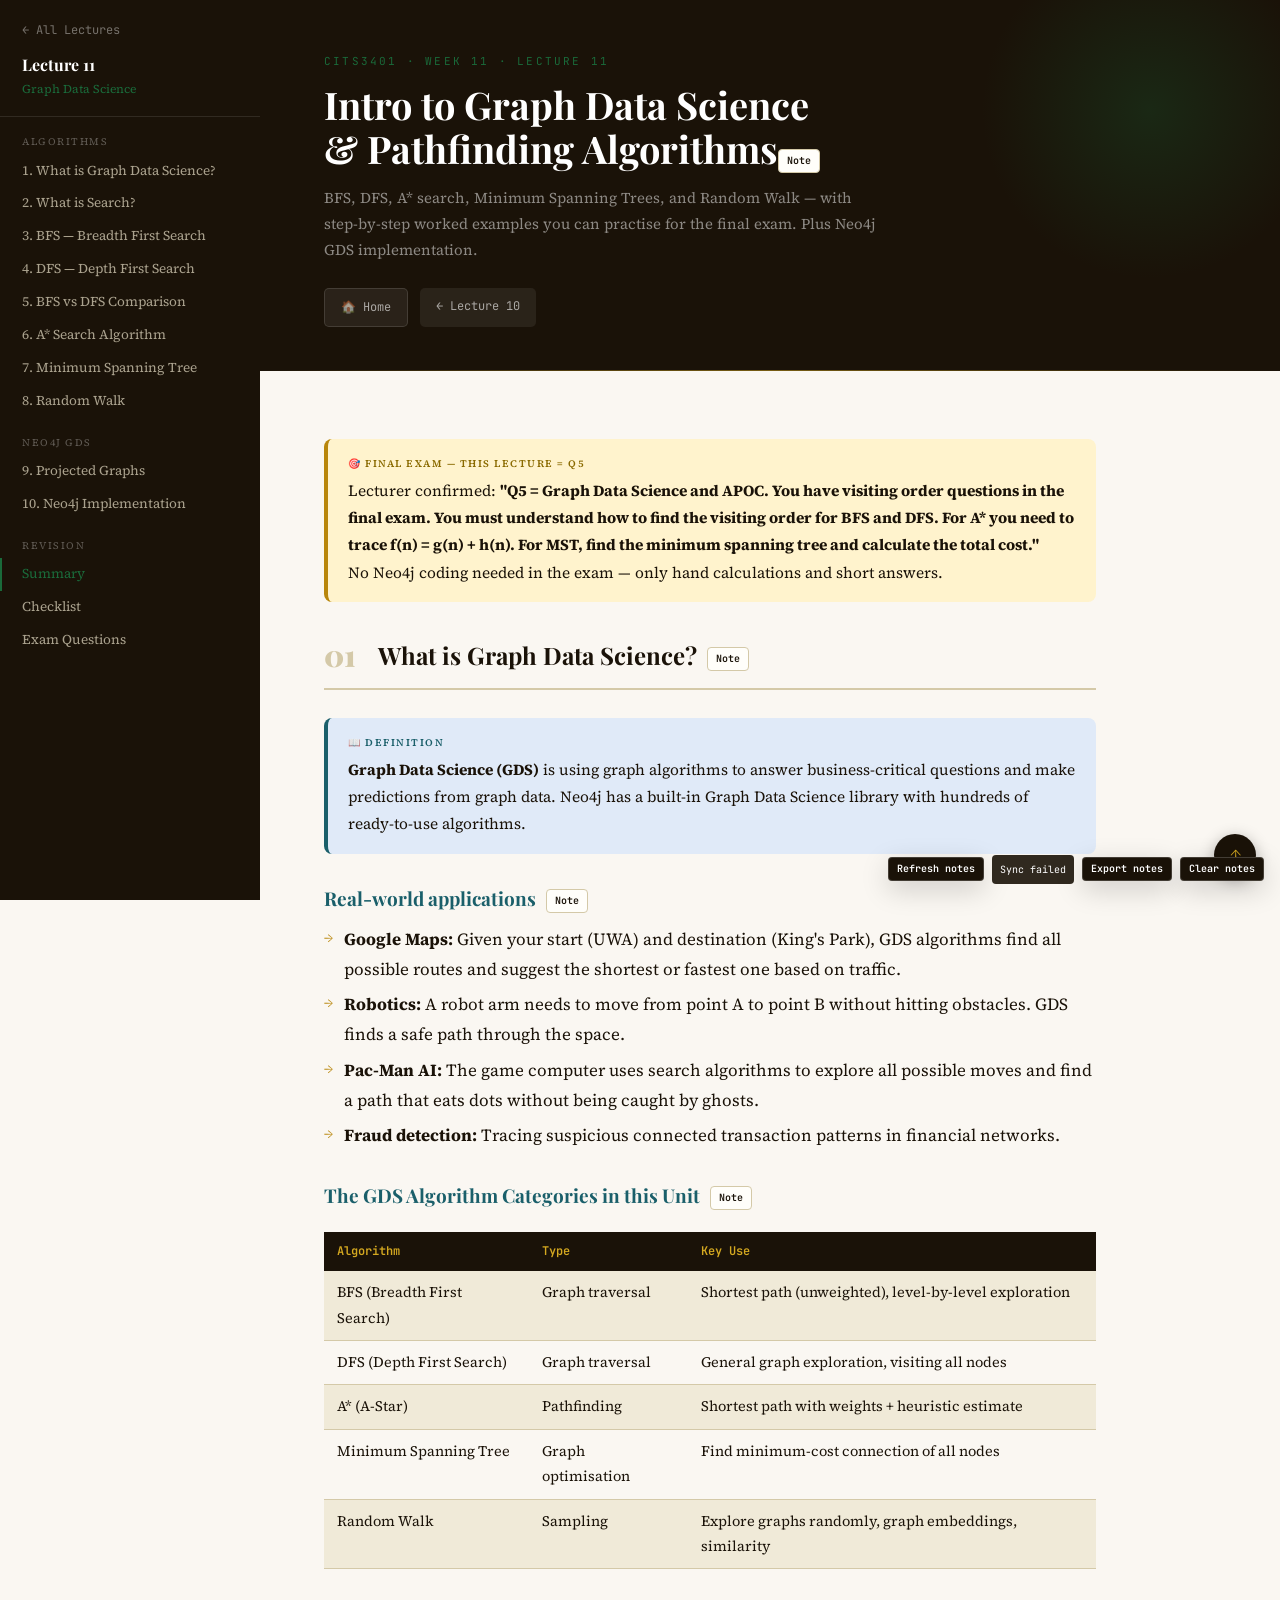
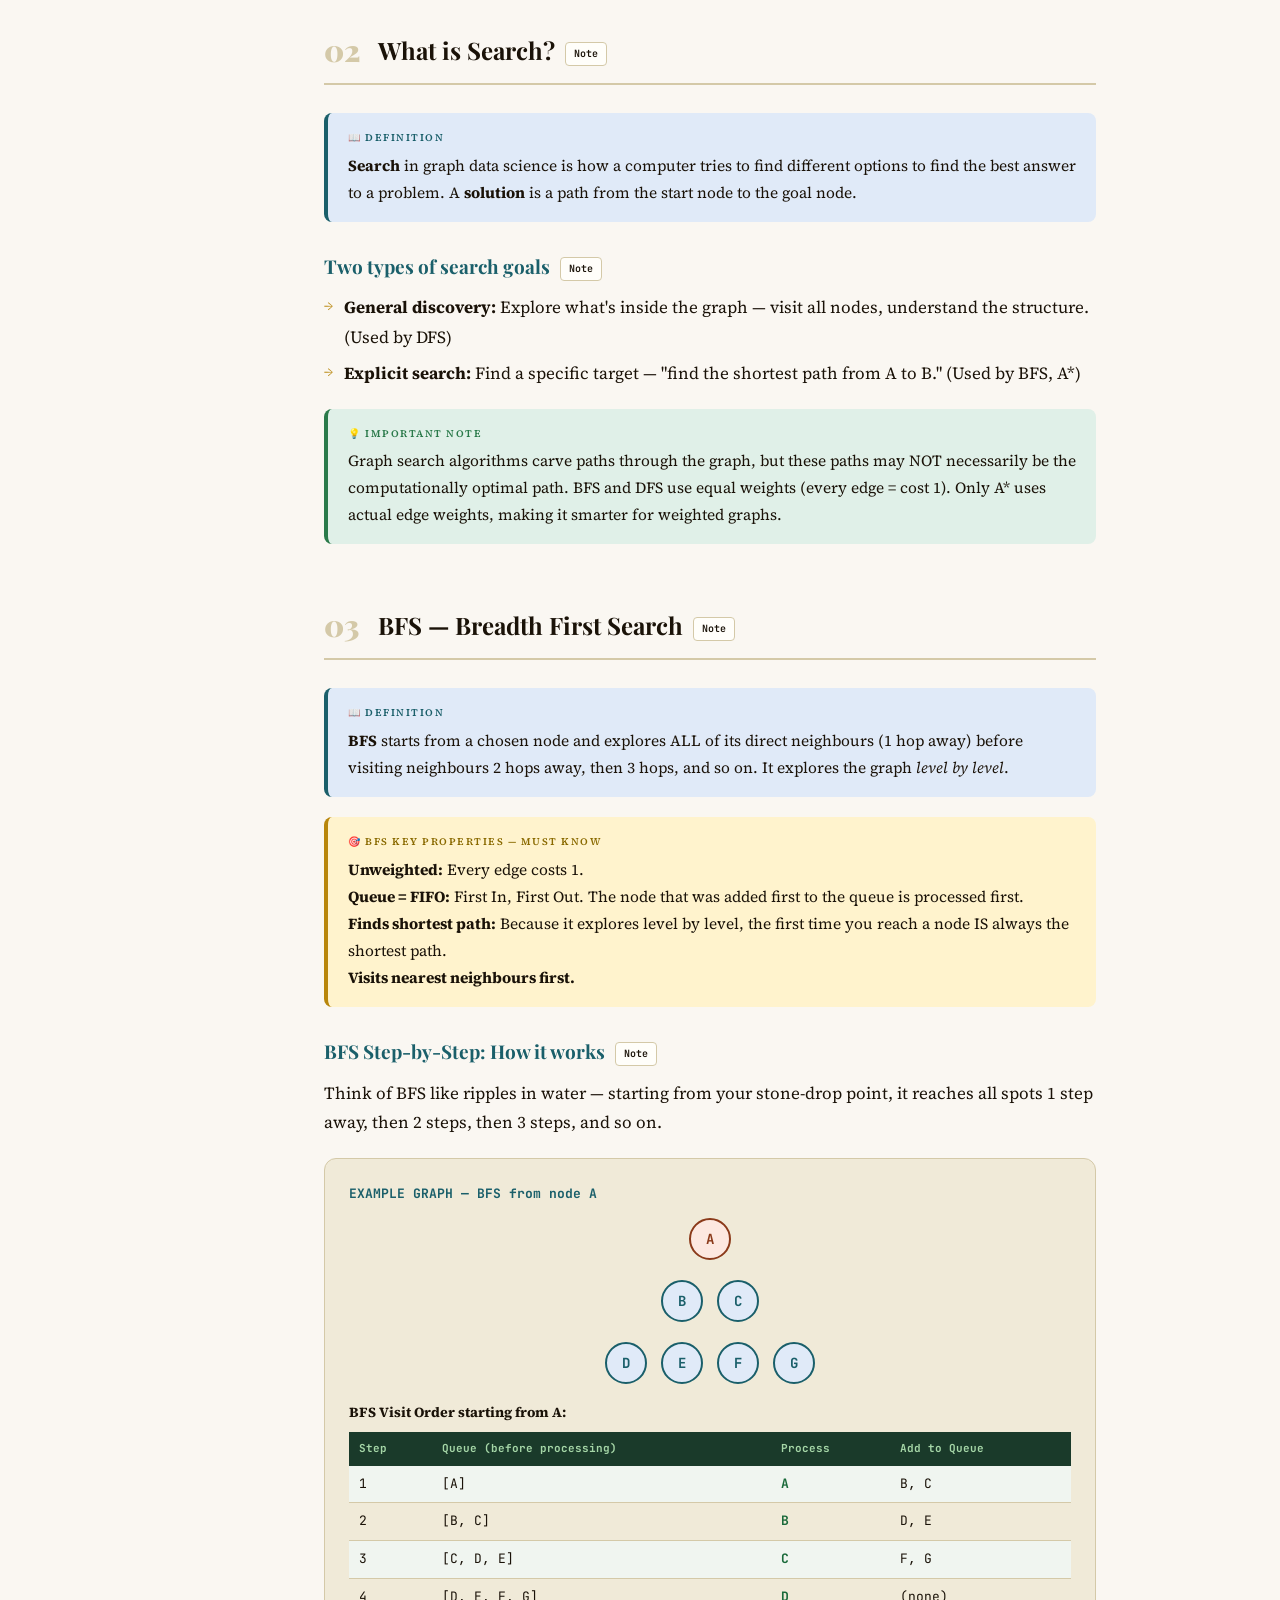
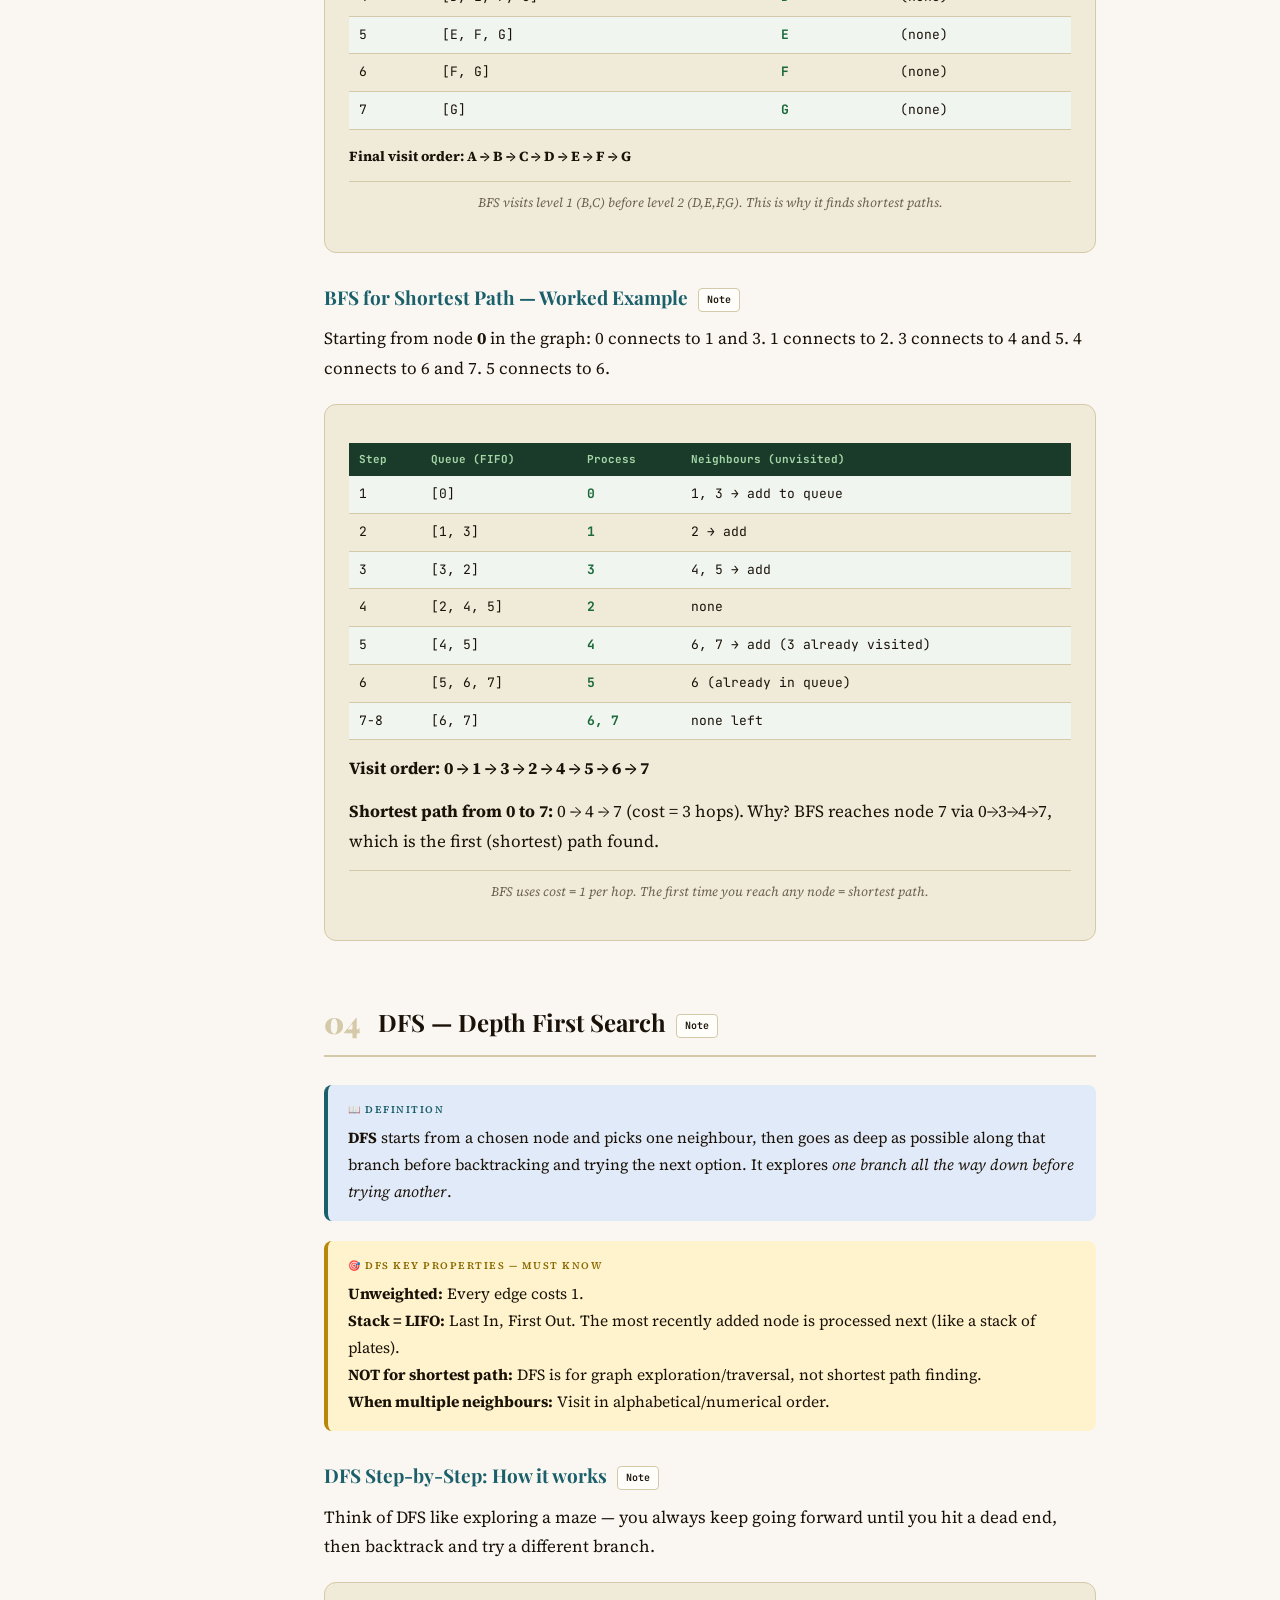
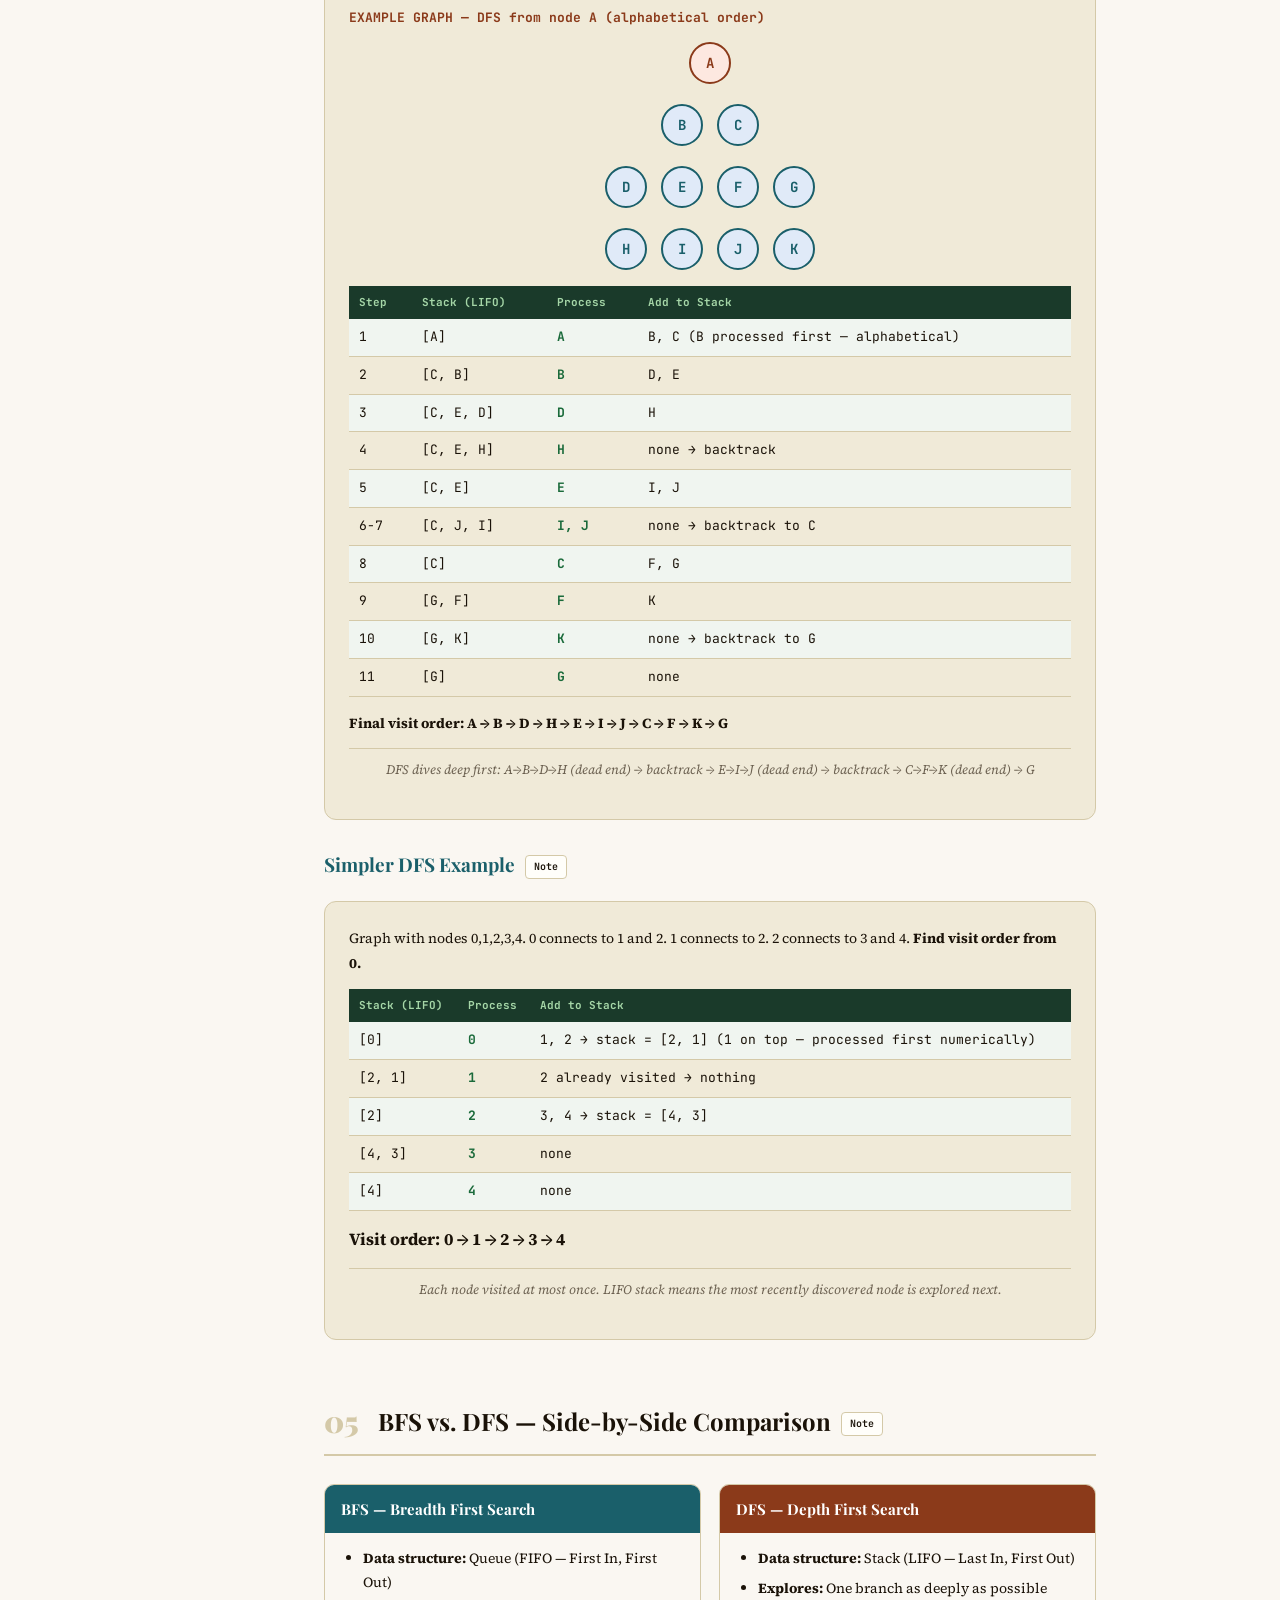
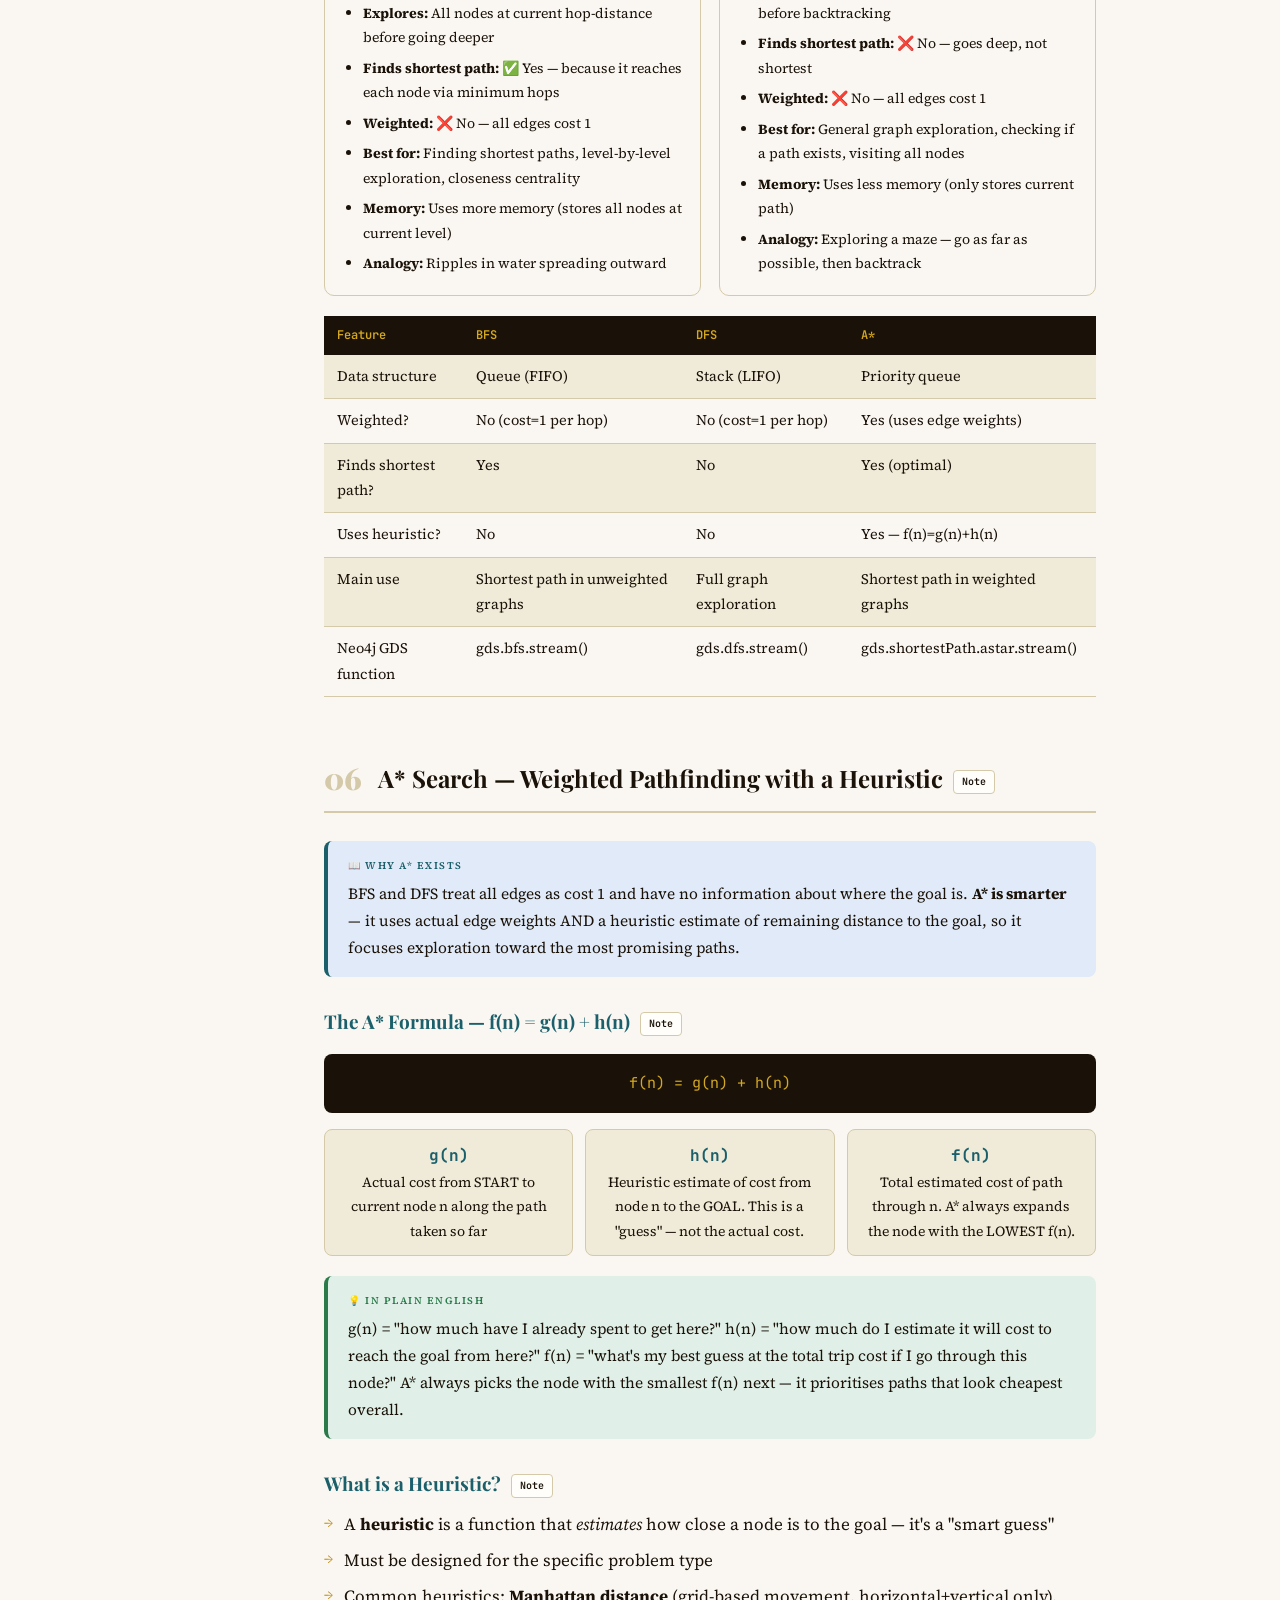
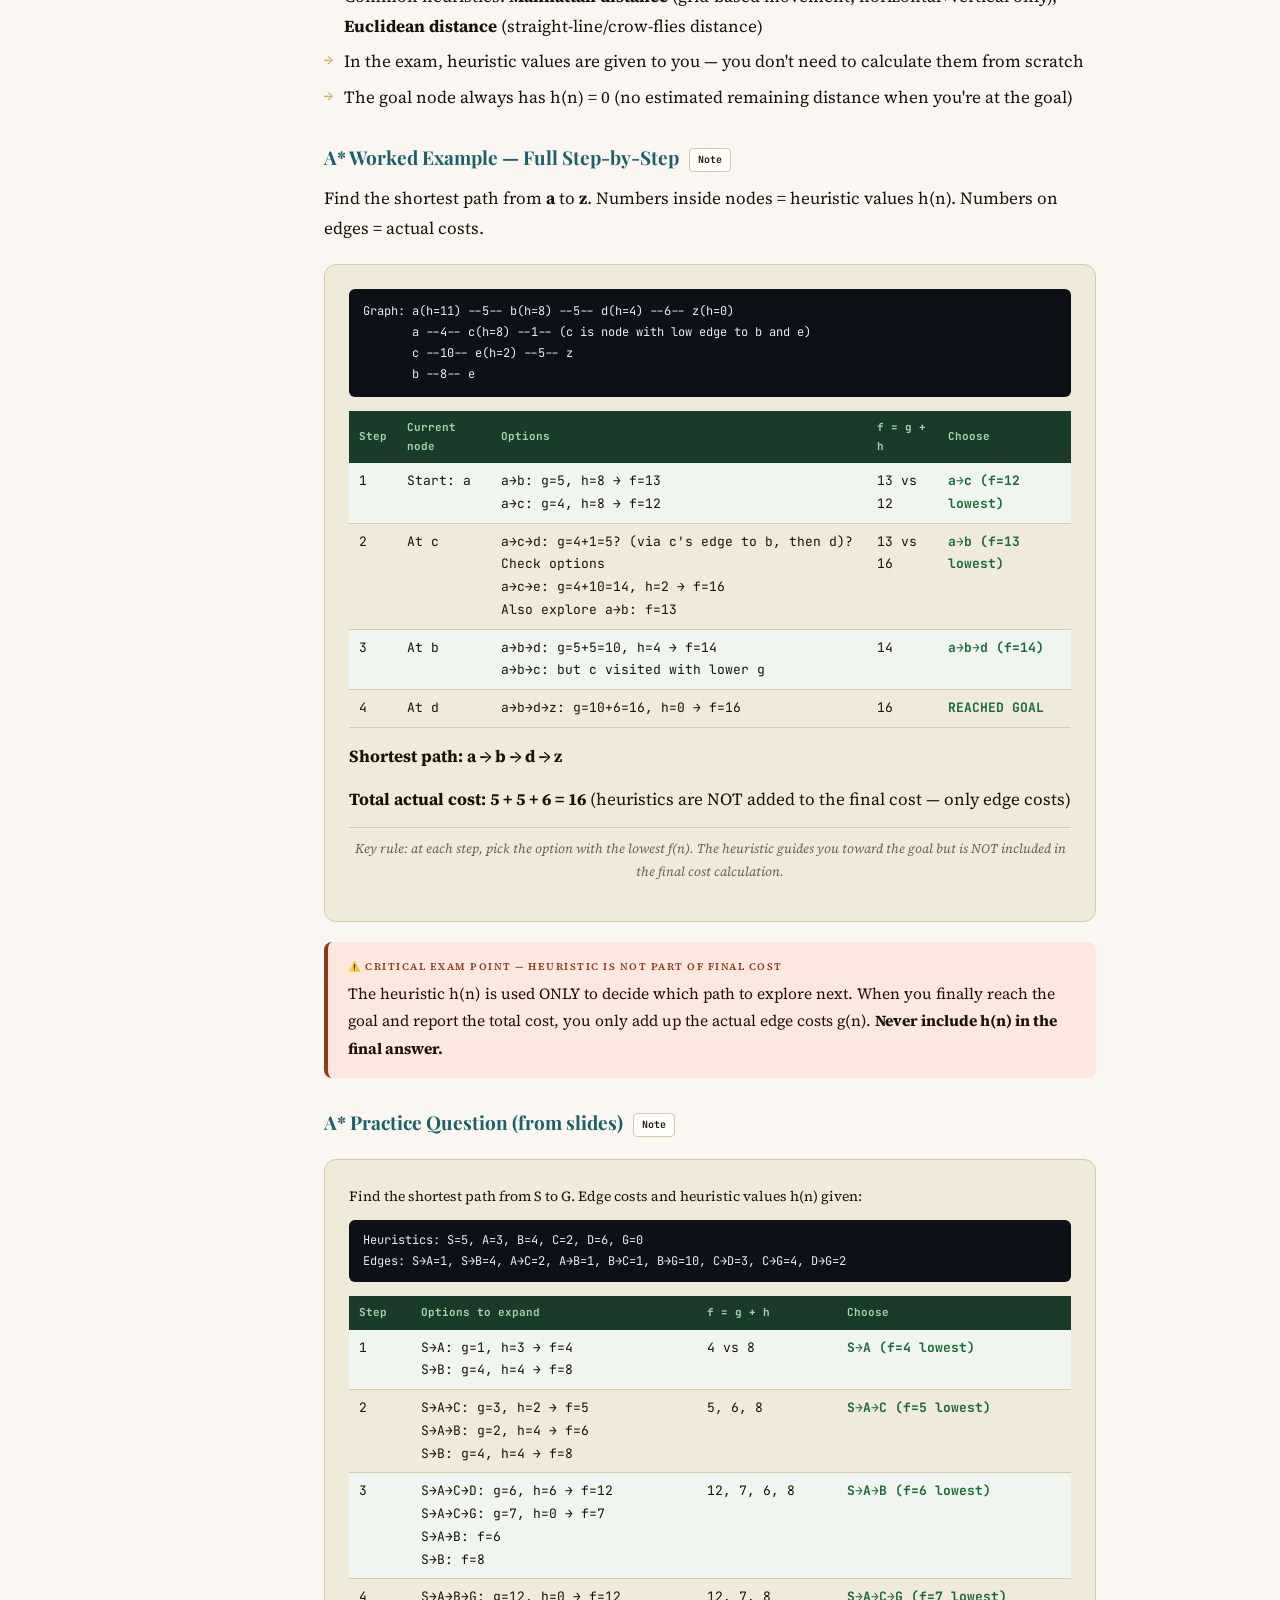
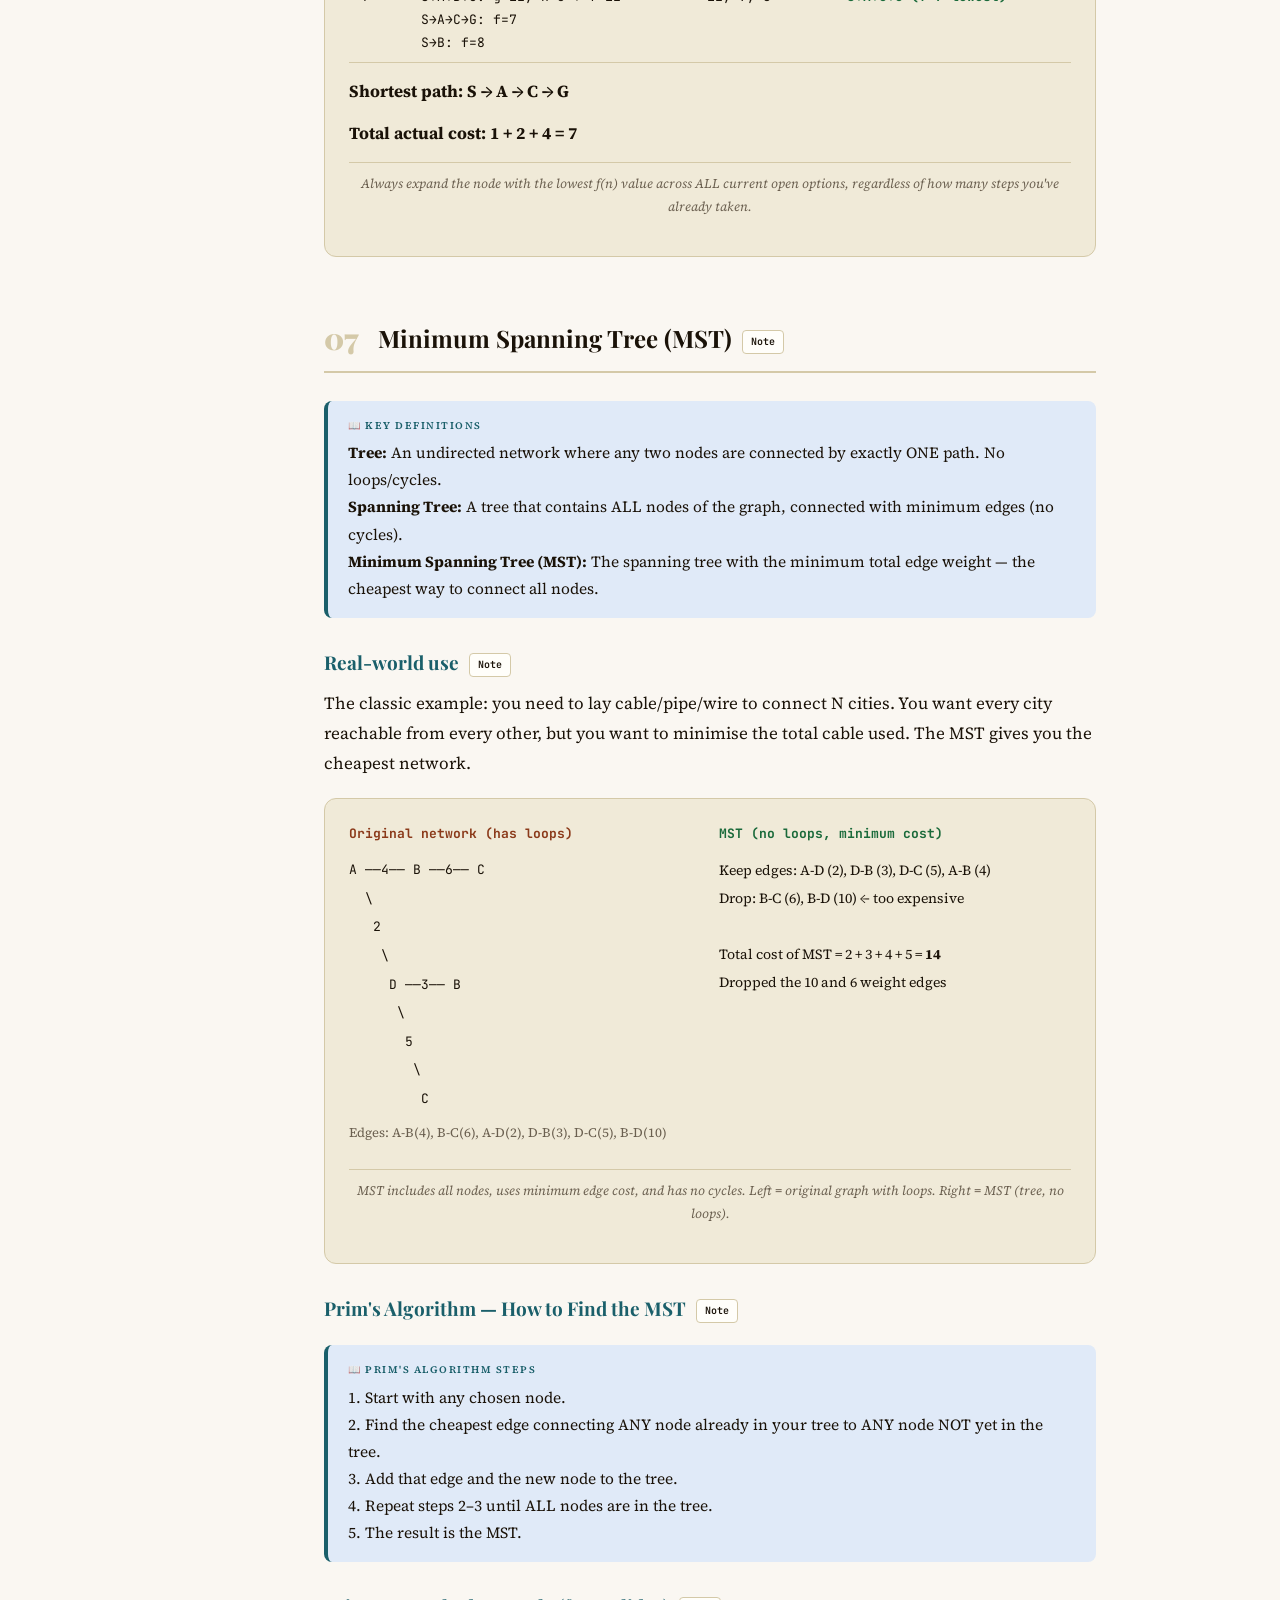
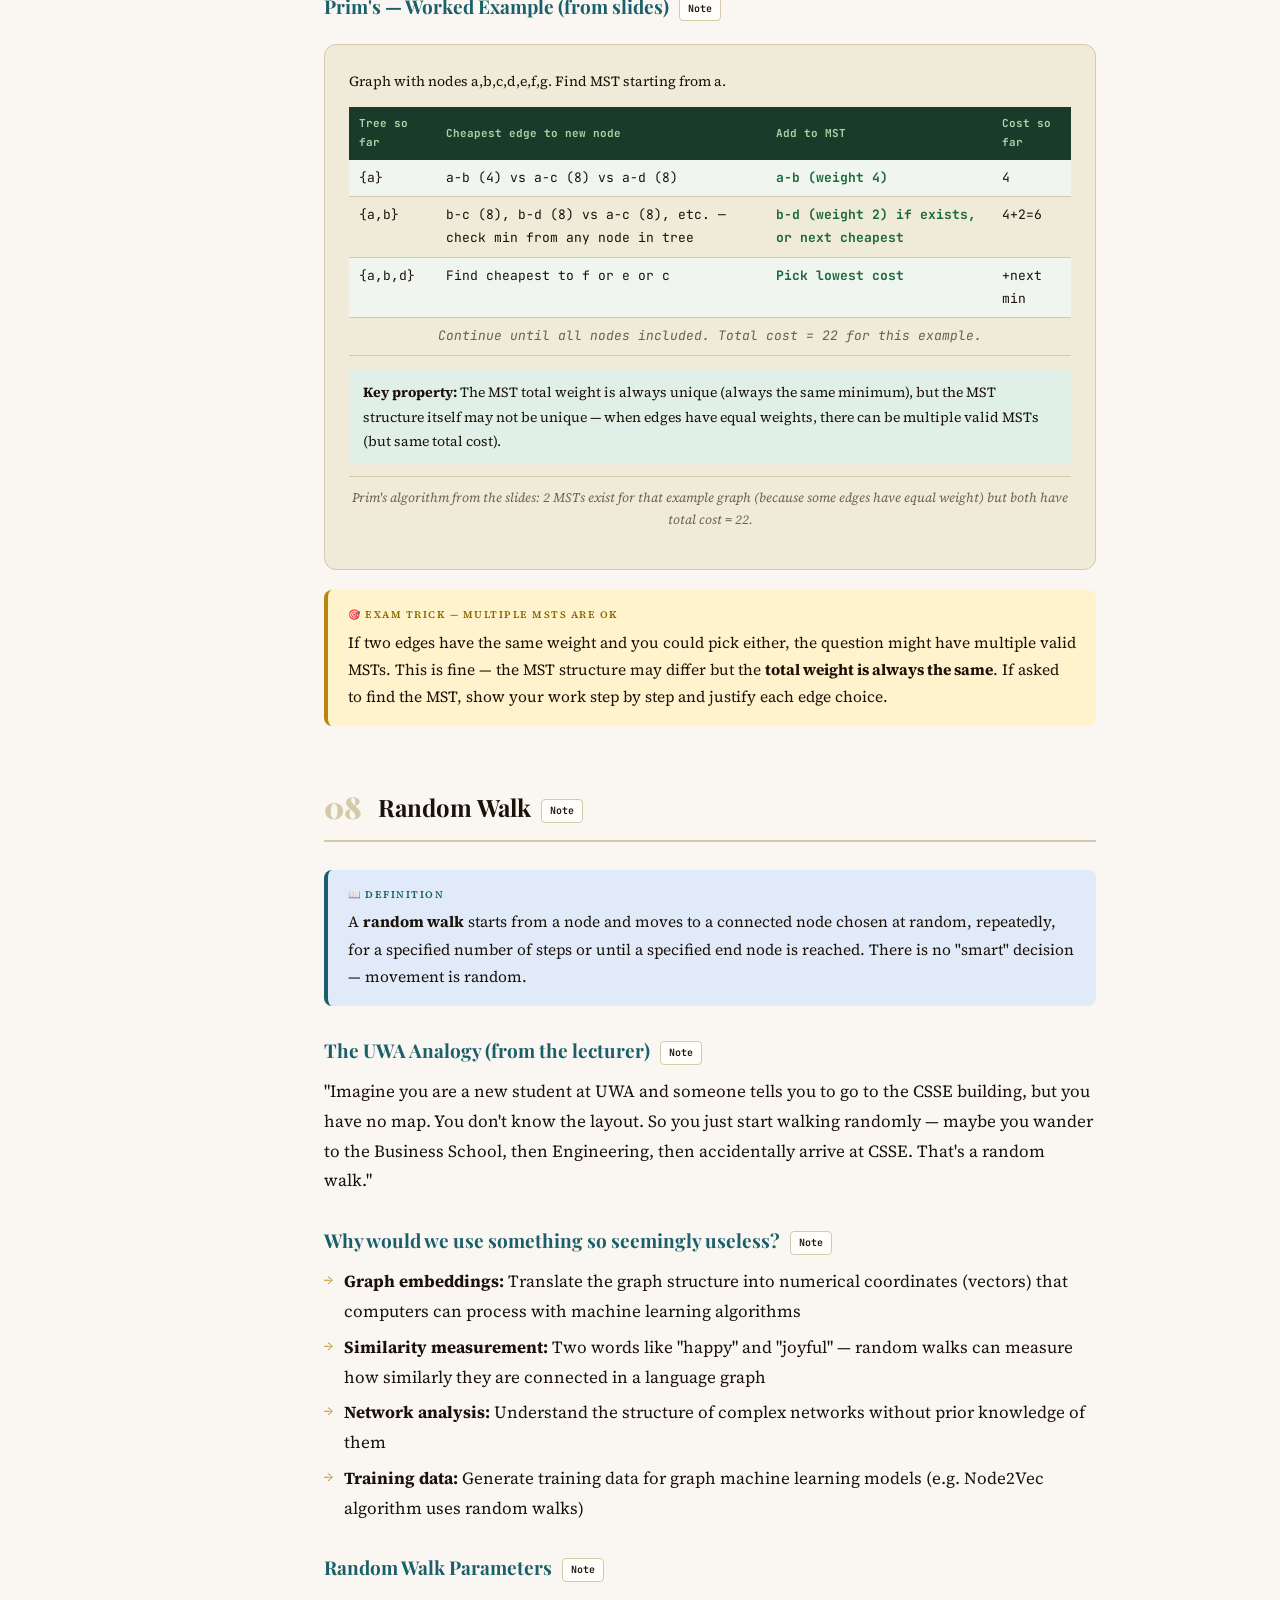
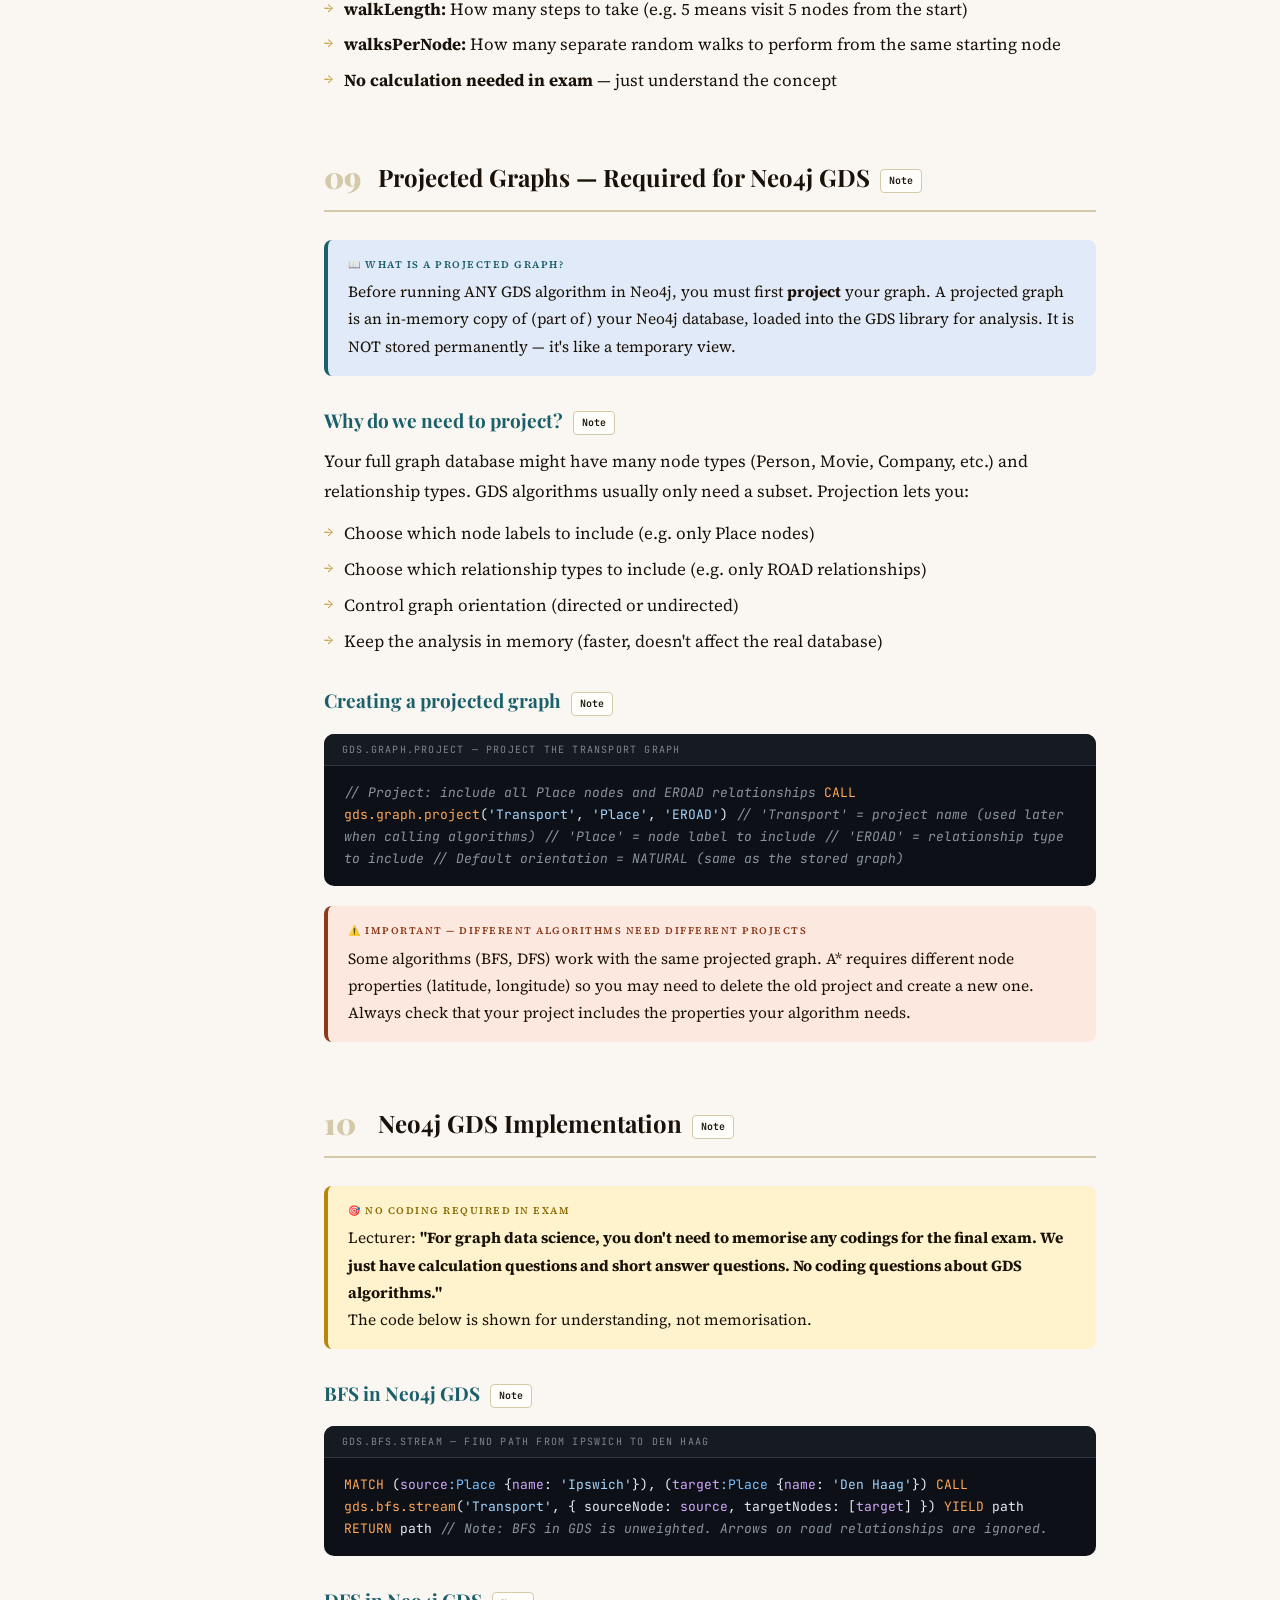
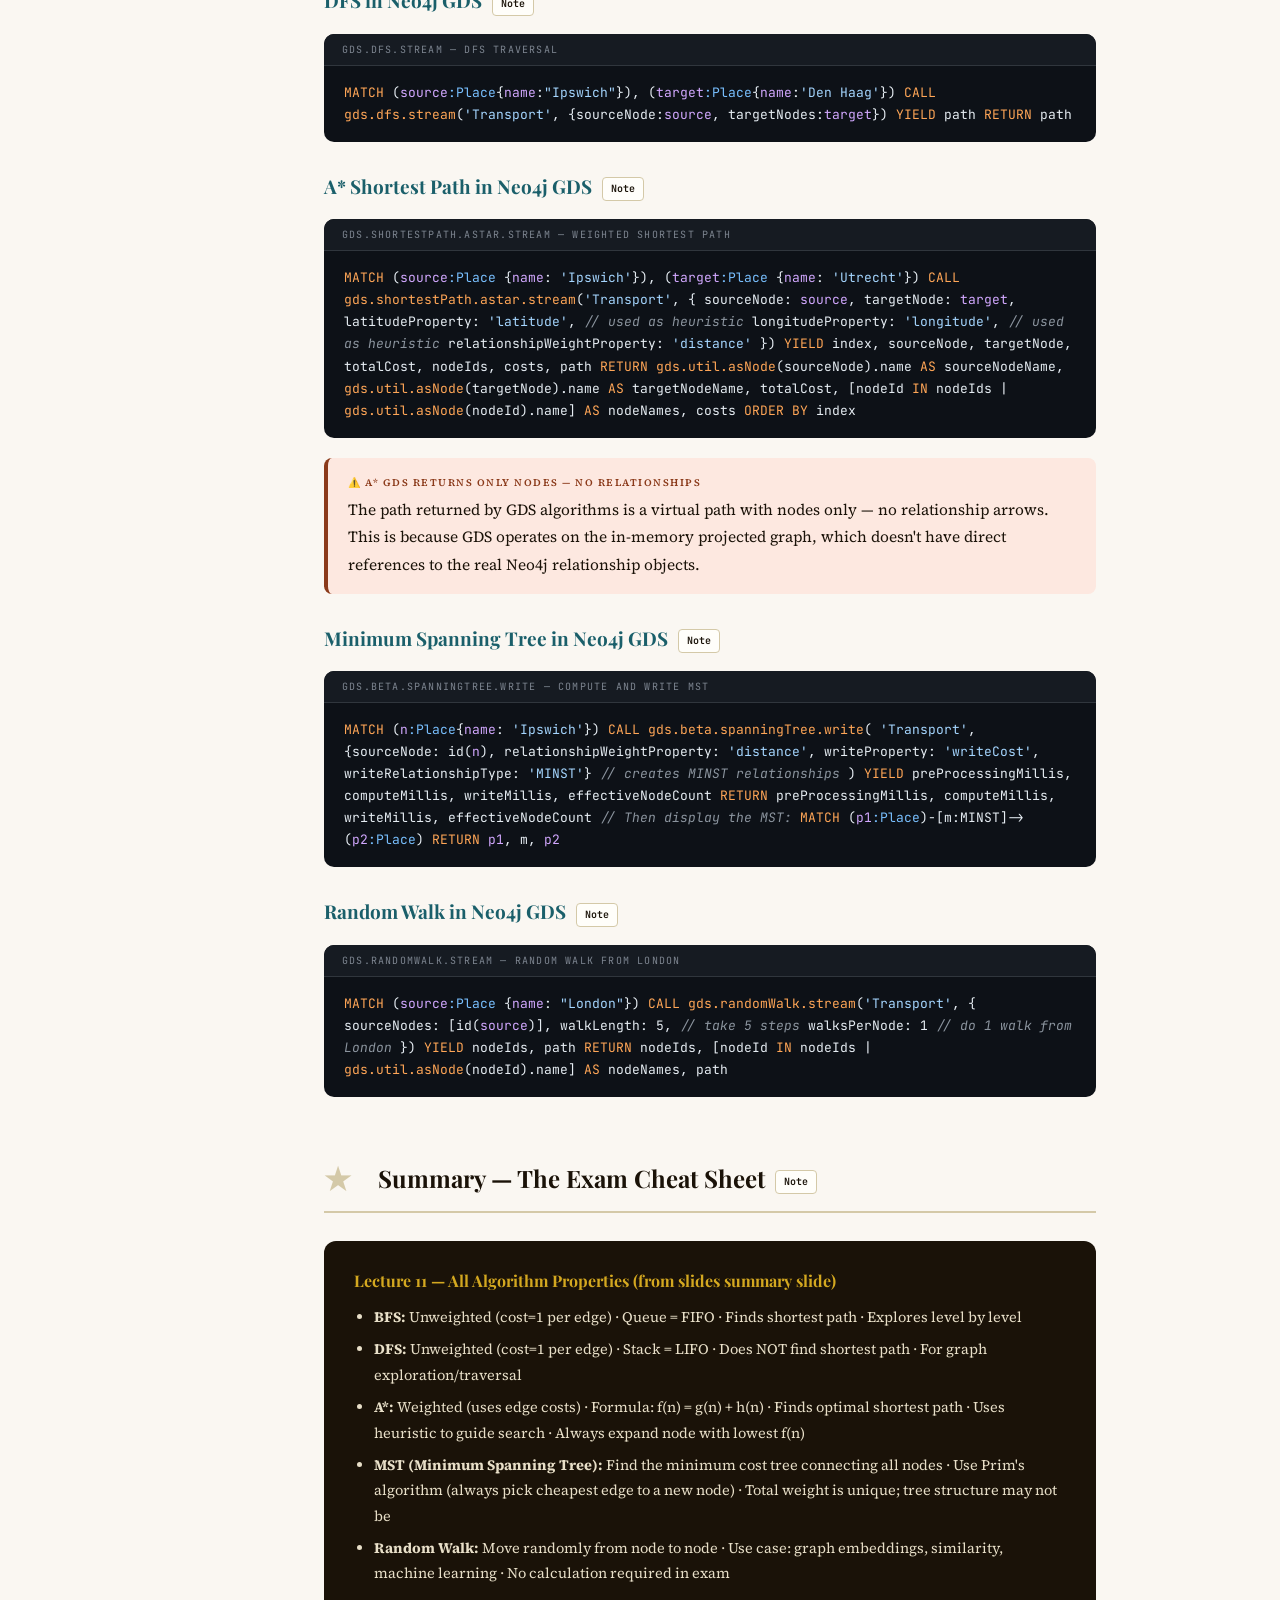
<file: lecture11.html>
<!DOCTYPE html>
<html lang="en">

<head>
    <meta charset="UTF-8">
    <meta name="viewport" content="width=device-width, initial-scale=1.0">
    <title>Lecture 11 – Graph Data Science & Pathfinding | CITS3401</title>
    <link
        href="https://fonts.googleapis.com/css2?family=Playfair+Display:wght@700;900&family=Source+Serif+4:ital,wght@0,300;0,400;0,600;1,400&family=JetBrains+Mono:wght@400;600&display=swap"
        rel="stylesheet">
    <link rel="stylesheet" href="assets/css/styles.css">
    <style>
        :root {
            --ink: #1a1208;
            --paper: #faf7f2;
            --cream: #f0ead8;
            --gold: #b8860b;
            --gold-light: #d4a820;
            --teal: #1a5f6a;
            --rust: #8b3a1a;
            --muted: #6b6050;
            --border: #d4c9a8;
            --sidebar-w: 260px;
            --accent: #1a6a3a
        }

        * {
            box-sizing: border-box;
            margin: 0;
            padding: 0
        }

        body {
            font-family: 'Source Serif 4', Georgia, serif;
            background: var(--paper);
            color: var(--ink);
            font-size: 17px;
            line-height: 1.75
        }

        .sidebar {
            position: fixed;
            top: 0;
            left: 0;
            width: var(--sidebar-w);
            height: 100vh;
            background: var(--ink);
            color: #e8dfc8;
            overflow-y: auto;
            z-index: 100;
            display: flex;
            flex-direction: column;
            padding: 0 0 40px 0
        }

        .sidebar-brand {
            padding: 20px 22px 16px;
            border-bottom: 1px solid rgba(255, 255, 255, .1)
        }

        .sidebar-brand a {
            text-decoration: none;
            color: rgba(255, 255, 255, .4);
            font-size: 12px;
            font-family: 'JetBrains Mono', monospace;
            display: flex;
            align-items: center;
            gap: 6px;
            margin-bottom: 10px
        }

        .sidebar-brand a:hover {
            color: var(--gold-light)
        }

        .sidebar-brand strong {
            display: block;
            font-family: 'Playfair Display', serif;
            font-size: 16px;
            color: #fff
        }

        .sidebar-brand span {
            display: block;
            font-size: 12px;
            color: var(--accent)
        }

        .nav-section {
            padding: 16px 22px 4px;
            font-size: 10px;
            letter-spacing: .15em;
            text-transform: uppercase;
            color: rgba(255, 255, 255, .3)
        }

        .nav-link {
            display: block;
            padding: 7px 22px;
            color: rgba(232, 223, 200, .7);
            font-size: 13.5px;
            text-decoration: none;
            line-height: 1.4;
            transition: all .15s
        }

        .nav-link:hover {
            color: #fff;
            background: rgba(255, 255, 255, .06);
            padding-left: 28px
        }

        .nav-link.active {
            color: var(--accent);
            border-left: 2px solid var(--accent);
            padding-left: 20px
        }

        .main {
            margin-left: var(--sidebar-w);
            min-height: 100vh
        }

        .hero {
            background: var(--ink);
            color: #fff;
            padding: 52px 64px 44px;
            position: relative;
            overflow: hidden
        }

        .hero::before {
            content: '';
            position: absolute;
            top: -60px;
            right: -40px;
            width: 340px;
            height: 340px;
            border-radius: 50%;
            background: radial-gradient(circle, rgba(26, 106, 58, .25) 0%, transparent 70%)
        }

        .hero-eyebrow {
            font-size: 11px;
            letter-spacing: .2em;
            text-transform: uppercase;
            color: var(--accent);
            margin-bottom: 12px;
            font-family: 'JetBrains Mono', monospace
        }

        .hero h1 {
            font-family: 'Playfair Display', serif;
            font-size: 38px;
            line-height: 1.15;
            margin-bottom: 12px
        }

        .hero-sub {
            color: rgba(255, 255, 255, .5);
            font-size: 15px;
            max-width: 560px
        }

        .hero-nav {
            margin-top: 24px;
            display: flex;
            gap: 12px;
            flex-wrap: wrap
        }

        .hero-nav a {
            font-family: 'JetBrains Mono', monospace;
            font-size: 12px;
            padding: 8px 16px;
            border-radius: 5px;
            text-decoration: none;
            transition: all .15s
        }

        .hero-nav a.home {
            background: rgba(255, 255, 255, .07);
            color: rgba(255, 255, 255, .6);
            border: 1px solid rgba(255, 255, 255, .12)
        }

        .hero-nav a.prev {
            background: rgba(255, 255, 255, .07);
            color: rgba(255, 255, 255, .6)
        }

        .hero-nav a:hover {
            opacity: .85
        }

        .content {
            padding: 48px 64px;
            max-width: 900px
        }

        .section {
            margin-bottom: 60px
        }

        .section-header {
            display: flex;
            align-items: center;
            gap: 14px;
            margin-bottom: 28px;
            padding-bottom: 12px;
            border-bottom: 2px solid var(--border)
        }

        .section-num {
            font-family: 'Playfair Display', serif;
            font-size: 30px;
            font-weight: 900;
            color: var(--border);
            line-height: 1;
            min-width: 40px
        }

        .section-header h2 {
            font-family: 'Playfair Display', serif;
            font-size: 24px;
            color: var(--ink)
        }

        h3 {
            font-family: 'Playfair Display', serif;
            font-size: 19px;
            margin: 28px 0 10px;
            color: var(--teal)
        }

        h4 {
            font-size: 16px;
            font-weight: 600;
            margin: 18px 0 7px
        }

        p {
            margin-bottom: 13px
        }

        .callout {
            border-radius: 8px;
            padding: 16px 20px;
            margin: 20px 0;
            border-left: 4px solid
        }

        .callout.definition {
            background: #e0eaf8;
            border-color: var(--teal)
        }

        .callout.exam {
            background: #fff3cd;
            border-color: var(--gold)
        }

        .callout.warning {
            background: #fde8e0;
            border-color: var(--rust)
        }

        .callout.tip {
            background: #e0f0e8;
            border-color: #2a7a4a
        }

        .callout.lecturer {
            background: #f4e8f8;
            border-color: #7a3a7a
        }

        .callout-label {
            font-size: 10px;
            letter-spacing: .15em;
            text-transform: uppercase;
            font-weight: 600;
            margin-bottom: 5px
        }

        .callout.definition .callout-label {
            color: var(--teal)
        }

        .callout.exam .callout-label {
            color: #8a6a00
        }

        .callout.warning .callout-label {
            color: var(--rust)
        }

        .callout.tip .callout-label {
            color: #2a7a4a
        }

        .callout.lecturer .callout-label {
            color: #7a3a7a
        }

        .callout p {
            margin: 0;
            font-size: 15.5px
        }

        .table-wrap {
            overflow-x: auto;
            margin: 20px 0
        }

        table {
            width: 100%;
            border-collapse: collapse;
            font-size: 14.5px
        }

        th {
            background: var(--ink);
            color: var(--gold-light);
            padding: 9px 13px;
            text-align: left;
            font-family: 'JetBrains Mono', monospace;
            font-size: 12px;
            font-weight: 600
        }

        td {
            padding: 9px 13px;
            border-bottom: 1px solid var(--border);
            vertical-align: top
        }

        tr:nth-child(even) td {
            background: var(--cream)
        }

        ul,
        ol {
            padding-left: 22px;
            margin-bottom: 13px
        }

        li {
            margin-bottom: 6px
        }

        ul.clean {
            list-style: none;
            padding-left: 0
        }

        ul.clean li {
            padding-left: 20px;
            position: relative
        }

        ul.clean li::before {
            content: '→';
            position: absolute;
            left: 0;
            color: var(--gold);
            font-size: 13px;
            top: 2px
        }

        code {
            font-family: 'JetBrains Mono', monospace;
            font-size: 13px;
            background: var(--cream);
            border: 1px solid var(--border);
            border-radius: 4px;
            padding: 2px 6px;
            color: var(--rust)
        }

        .code-block {
            background: #0d1117;
            color: #e6edf3;
            border-radius: 10px;
            padding: 0;
            margin: 16px 0;
            overflow: hidden;
            font-family: 'JetBrains Mono', monospace;
            font-size: 13px;
            line-height: 1.7
        }

        .code-label {
            background: #161b22;
            color: #7d8590;
            font-size: 10px;
            letter-spacing: .12em;
            text-transform: uppercase;
            padding: 7px 18px;
            border-bottom: 1px solid #30363d
        }

        .code-body {
            padding: 16px 20px;
            overflow-x: auto
        }

        .cy-kw {
            color: #ff7b72
        }

        .cy-fn {
            color: #ffa657
        }

        .cy-val {
            color: #a5d6ff
        }

        .cy-var {
            color: #d2a8ff
        }

        .cy-comment {
            color: #8b949e;
            font-style: italic
        }

        .cy-label {
            color: #79c0ff
        }

        /* Algo diagram boxes */
        .algo-box {
            background: var(--cream);
            border: 1px solid var(--border);
            border-radius: 12px;
            padding: 24px;
            margin: 20px 0
        }

        .algo-caption {
            font-size: 13px;
            color: var(--muted);
            font-style: italic;
            text-align: center;
            margin-top: 12px;
            padding-top: 10px;
            border-top: 1px solid var(--border)
        }

        /* Tree diagram using flexbox */
        .tree {
            display: flex;
            flex-direction: column;
            align-items: center;
            gap: 20px;
            font-family: 'JetBrains Mono', monospace;
            font-size: 14px
        }

        .tree-level {
            display: flex;
            gap: 14px;
            justify-content: center;
            align-items: center
        }

        .tnode {
            width: 42px;
            height: 42px;
            border-radius: 50%;
            border: 2px solid var(--teal);
            background: #e0eaf8;
            display: flex;
            align-items: center;
            justify-content: center;
            font-weight: 700;
            color: var(--teal);
            flex-shrink: 0
        }

        .tnode.visited {
            background: #b8d4c8;
            border-color: #1a5f4a
        }

        .tnode.goal {
            background: #fff3cd;
            border-color: var(--gold);
            color: #7a5000
        }

        .tnode.start {
            background: #fde8e0;
            border-color: var(--rust);
            color: var(--rust)
        }

        .tnode.heuristic {
            background: #f4e8f8;
            border-color: #7a3a7a;
            color: #7a3a7a;
            font-size: 11px;
            width: 52px;
            height: 52px;
            flex-direction: column;
            gap: 0
        }

        .tnode .hn {
            font-size: 10px;
            font-weight: 400
        }

        .tree-connector {
            width: 2px;
            height: 18px;
            background: var(--border);
            margin: 0 auto
        }

        .edge-label {
            font-size: 12px;
            color: var(--rust);
            font-weight: 700;
            font-family: 'JetBrains Mono', monospace;
            background: var(--paper);
            padding: 0 4px;
            border-radius: 3px
        }

        /* BFS queue visual */
        .queue-box {
            display: flex;
            align-items: stretch;
            gap: 2px;
            margin: 12px 0;
            flex-wrap: wrap
        }

        .q-item {
            background: var(--teal);
            color: #fff;
            padding: 6px 12px;
            font-family: 'JetBrains Mono', monospace;
            font-size: 13px;
            font-weight: 700;
            border-radius: 4px
        }

        .q-item.dequeued {
            background: var(--muted);
            text-decoration: line-through
        }

        /* Formula display */
        .formula-box {
            background: var(--ink);
            color: var(--gold-light);
            border-radius: 8px;
            padding: 16px 22px;
            margin: 16px 0;
            font-family: 'JetBrains Mono', monospace;
            font-size: 15px;
            text-align: center
        }

        .formula-parts {
            display: grid;
            grid-template-columns: 1fr 1fr 1fr;
            gap: 12px;
            margin: 16px 0
        }

        .formula-part {
            background: var(--cream);
            border: 1px solid var(--border);
            border-radius: 8px;
            padding: 12px 14px;
            text-align: center;
            font-size: 14px
        }

        .formula-part strong {
            display: block;
            font-family: 'JetBrains Mono', monospace;
            font-size: 16px;
            color: var(--teal)
        }

        /* MST visual */
        .mst-step {
            background: var(--cream);
            border: 1px solid var(--border);
            border-radius: 8px;
            padding: 12px 16px;
            margin: 8px 0;
            font-size: 14.5px
        }

        .mst-step .step-num {
            font-family: 'JetBrains Mono', monospace;
            font-size: 11px;
            font-weight: 700;
            color: var(--accent);
            text-transform: uppercase;
            margin-bottom: 4px
        }

        /* Compare grid */
        .compare-grid {
            display: grid;
            grid-template-columns: 1fr 1fr;
            gap: 18px;
            margin: 20px 0
        }

        .compare-card {
            border: 1px solid var(--border);
            border-radius: 10px;
            overflow: hidden
        }

        .compare-card-head {
            padding: 11px 16px;
            font-family: 'Playfair Display', serif;
            font-size: 15px;
            font-weight: 700
        }

        .compare-card-head.a {
            background: var(--teal);
            color: #fff
        }

        .compare-card-head.b {
            background: var(--rust);
            color: #fff
        }

        .compare-card-head.c {
            background: #1a6a3a;
            color: #fff
        }

        .compare-card-body {
            padding: 13px 16px;
            font-size: 14px
        }

        .compare-card-body ul {
            margin: 0
        }

        /* Summary + quiz */
        .summary-box {
            background: var(--ink);
            color: #e8dfc8;
            border-radius: 12px;
            padding: 26px 30px;
            margin: 28px 0
        }

        .summary-box h3 {
            color: var(--gold-light);
            margin-top: 0;
            font-size: 16px
        }

        .summary-box ul {
            padding-left: 20px
        }

        .summary-box li {
            margin-bottom: 7px;
            font-size: 14.5px
        }

        .quiz {
            counter-reset: quiz
        }

        .quiz-item {
            background: var(--cream);
            border: 1px solid var(--border);
            border-radius: 8px;
            padding: 16px 20px;
            margin-bottom: 12px;
            counter-increment: quiz;
            position: relative
        }

        .quiz-item::before {
            content: 'Q' counter(quiz);
            font-family: 'JetBrains Mono', monospace;
            font-size: 11px;
            font-weight: 600;
            color: var(--gold);
            position: absolute;
            top: 12px;
            right: 14px
        }

        .quiz-item p {
            margin: 0;
            font-size: 15px
        }

        .quiz-item .hint {
            font-size: 13px;
            color: var(--muted);
            margin-top: 7px;
            font-style: italic
        }

        .checklist {
            list-style: none;
            padding: 0
        }

        .checklist li {
            display: flex;
            align-items: flex-start;
            gap: 10px;
            padding: 8px 0;
            border-bottom: 1px solid var(--border);
            font-size: 15px
        }

        .checklist li:last-child {
            border: none
        }

        .check-box {
            width: 17px;
            height: 17px;
            min-width: 17px;
            border: 2px solid var(--border);
            border-radius: 3px;
            margin-top: 3px
        }

        /* algo step table */
        .step-table {
            width: 100%;
            border-collapse: collapse;
            font-size: 13px;
            margin: 14px 0;
            font-family: 'JetBrains Mono', monospace
        }

        .step-table th {
            background: #1a3a2a;
            color: #a5d6a7;
            padding: 7px 10px;
            text-align: left;
            font-size: 11px;
            font-weight: 700
        }

        .step-table td {
            padding: 7px 10px;
            border-bottom: 1px solid var(--border);
            vertical-align: top
        }

        .step-table tr:nth-child(even) td {
            background: #f0f5f0
        }

        .step-table .chosen {
            color: var(--accent);
            font-weight: 700
        }

        .scroll-top {
            position: fixed;
            bottom: 24px;
            right: 24px;
            width: 42px;
            height: 42px;
            background: var(--ink);
            color: var(--gold-light);
            border: none;
            border-radius: 50%;
            cursor: pointer;
            font-size: 17px;
            display: flex;
            align-items: center;
            justify-content: center;
            box-shadow: 0 4px 16px rgba(0, 0, 0, .3);
            text-decoration: none
        }

        @media(max-width:900px) {
            .sidebar {
                display: none
            }

            .main {
                margin-left: 0
            }

            .content,
            .hero {
                padding: 28px
            }

            .compare-grid {
                grid-template-columns: 1fr
            }

            .formula-parts {
                grid-template-columns: 1fr
            }
        }
    </style>
</head>

<body>

    <nav class="sidebar">
        <div class="sidebar-brand">
            <a href="index.html">← All Lectures</a>
            <strong>Lecture 11</strong><span>Graph Data Science</span>
        </div>
        <div class="nav-section">Algorithms</div>
        <a class="nav-link" href="#what-gds">1. What is Graph Data Science?</a>
        <a class="nav-link" href="#what-search">2. What is Search?</a>
        <a class="nav-link" href="#bfs">3. BFS — Breadth First Search</a>
        <a class="nav-link" href="#dfs">4. DFS — Depth First Search</a>
        <a class="nav-link" href="#bfs-vs-dfs">5. BFS vs DFS Comparison</a>
        <a class="nav-link" href="#astar">6. A* Search Algorithm</a>
        <a class="nav-link" href="#mst">7. Minimum Spanning Tree</a>
        <a class="nav-link" href="#random-walk">8. Random Walk</a>
        <div class="nav-section">Neo4j GDS</div>
        <a class="nav-link" href="#projected">9. Projected Graphs</a>
        <a class="nav-link" href="#neo4j-impl">10. Neo4j Implementation</a>
        <div class="nav-section">Revision</div>
        <a class="nav-link" href="#summary">Summary</a>
        <a class="nav-link" href="#checklist">Checklist</a>
        <a class="nav-link" href="#questions">Exam Questions</a>
    </nav>

    <div class="main">
        <div class="hero">
            <div class="hero-eyebrow">CITS3401 · Week 11 · Lecture 11</div>
            <h1>Intro to Graph Data Science<br>&amp; Pathfinding Algorithms</h1>
            <p class="hero-sub">BFS, DFS, A* search, Minimum Spanning Trees, and Random Walk — with step-by-step worked
                examples you can practise for the final exam. Plus Neo4j GDS implementation.</p>
            <div class="hero-nav">
                <a class="home" href="index.html">🏠 Home</a>
                <a class="prev" href="lecture10.html">← Lecture 10</a>
            </div>
        </div>

        <div class="content">

            <div class="callout exam" style="margin-bottom:32px">
                <div class="callout-label">🎯 Final Exam — This Lecture = Q5</div>
                <p>Lecturer confirmed: <strong>"Q5 = Graph Data Science and APOC. You have visiting order questions in
                        the final exam. You must understand how to find the visiting order for BFS and DFS. For A* you
                        need to trace f(n) = g(n) + h(n). For MST, find the minimum spanning tree and calculate the
                        total cost."</strong><br>
                    No Neo4j coding needed in the exam — only hand calculations and short answers.</p>
            </div>

            <!-- SECTION 1 -->
            <div class="section" id="what-gds">
                <div class="section-header">
                    <div class="section-num">01</div>
                    <h2>What is Graph Data Science?</h2>
                </div>

                <div class="callout definition">
                    <div class="callout-label">📖 Definition</div>
                    <p><strong>Graph Data Science (GDS)</strong> is using graph algorithms to answer business-critical
                        questions and make predictions from graph data. Neo4j has a built-in Graph Data Science library
                        with hundreds of ready-to-use algorithms.</p>
                </div>

                <h3>Real-world applications</h3>
                <ul class="clean">
                    <li><strong>Google Maps:</strong> Given your start (UWA) and destination (King's Park), GDS
                        algorithms find all possible routes and suggest the shortest or fastest one based on traffic.
                    </li>
                    <li><strong>Robotics:</strong> A robot arm needs to move from point A to point B without hitting
                        obstacles. GDS finds a safe path through the space.</li>
                    <li><strong>Pac-Man AI:</strong> The game computer uses search algorithms to explore all possible
                        moves and find a path that eats dots without being caught by ghosts.</li>
                    <li><strong>Fraud detection:</strong> Tracing suspicious connected transaction patterns in financial
                        networks.</li>
                </ul>

                <h3>The GDS Algorithm Categories in this Unit</h3>
                <div class="table-wrap">
                    <table>
                        <tr>
                            <th>Algorithm</th>
                            <th>Type</th>
                            <th>Key Use</th>
                        </tr>
                        <tr>
                            <td>BFS (Breadth First Search)</td>
                            <td>Graph traversal</td>
                            <td>Shortest path (unweighted), level-by-level exploration</td>
                        </tr>
                        <tr>
                            <td>DFS (Depth First Search)</td>
                            <td>Graph traversal</td>
                            <td>General graph exploration, visiting all nodes</td>
                        </tr>
                        <tr>
                            <td>A* (A-Star)</td>
                            <td>Pathfinding</td>
                            <td>Shortest path with weights + heuristic estimate</td>
                        </tr>
                        <tr>
                            <td>Minimum Spanning Tree</td>
                            <td>Graph optimisation</td>
                            <td>Find minimum-cost connection of all nodes</td>
                        </tr>
                        <tr>
                            <td>Random Walk</td>
                            <td>Sampling</td>
                            <td>Explore graphs randomly, graph embeddings, similarity</td>
                        </tr>
                    </table>
                </div>
            </div>

            <!-- SECTION 2 -->
            <div class="section" id="what-search">
                <div class="section-header">
                    <div class="section-num">02</div>
                    <h2>What is Search?</h2>
                </div>

                <div class="callout definition">
                    <div class="callout-label">📖 Definition</div>
                    <p><strong>Search</strong> in graph data science is how a computer tries to find different options
                        to find the best answer to a problem. A <strong>solution</strong> is a path from the start node
                        to the goal node.</p>
                </div>

                <h3>Two types of search goals</h3>
                <ul class="clean">
                    <li><strong>General discovery:</strong> Explore what's inside the graph — visit all nodes,
                        understand the structure. (Used by DFS)</li>
                    <li><strong>Explicit search:</strong> Find a specific target — "find the shortest path from A to B."
                        (Used by BFS, A*)</li>
                </ul>

                <div class="callout tip">
                    <div class="callout-label">💡 Important Note</div>
                    <p>Graph search algorithms carve paths through the graph, but these paths may NOT necessarily be the
                        computationally optimal path. BFS and DFS use equal weights (every edge = cost 1). Only A* uses
                        actual edge weights, making it smarter for weighted graphs.</p>
                </div>
            </div>

            <!-- SECTION 3 -->
            <div class="section" id="bfs">
                <div class="section-header">
                    <div class="section-num">03</div>
                    <h2>BFS — Breadth First Search</h2>
                </div>

                <div class="callout definition">
                    <div class="callout-label">📖 Definition</div>
                    <p><strong>BFS</strong> starts from a chosen node and explores ALL of its direct neighbours (1 hop
                        away) before visiting neighbours 2 hops away, then 3 hops, and so on. It explores the graph
                        <em>level by level</em>.</p>
                </div>

                <div class="callout exam">
                    <div class="callout-label">🎯 BFS Key Properties — Must Know</div>
                    <p><strong>Unweighted:</strong> Every edge costs 1.<br>
                        <strong>Queue = FIFO:</strong> First In, First Out. The node that was added first to the queue
                        is processed first.<br>
                        <strong>Finds shortest path:</strong> Because it explores level by level, the first time you
                        reach a node IS always the shortest path.<br>
                        <strong>Visits nearest neighbours first.</strong>
                    </p>
                </div>

                <h3>BFS Step-by-Step: How it works</h3>
                <p>Think of BFS like ripples in water — starting from your stone-drop point, it reaches all spots 1 step
                    away, then 2 steps, then 3 steps, and so on.</p>

                <div class="algo-box">
                    <p
                        style="font-weight:700;margin-bottom:12px;font-family:'JetBrains Mono',monospace;font-size:13px;color:var(--teal)">
                        EXAMPLE GRAPH — BFS from node A</p>
                    <div class="tree">
                        <div class="tree-level">
                            <div class="tnode start">A</div>
                        </div>
                        <div class="tree-level">
                            <div class="tnode">B</div>
                            <div class="tnode">C</div>
                        </div>
                        <div class="tree-level">
                            <div class="tnode">D</div>
                            <div class="tnode">E</div>
                            <div class="tnode">F</div>
                            <div class="tnode">G</div>
                        </div>
                    </div>
                    <div style="margin-top:16px;font-size:14px">
                        <strong>BFS Visit Order starting from A:</strong>
                        <table class="step-table" style="margin-top:8px">
                            <tr>
                                <th>Step</th>
                                <th>Queue (before processing)</th>
                                <th>Process</th>
                                <th>Add to Queue</th>
                            </tr>
                            <tr>
                                <td>1</td>
                                <td>[A]</td>
                                <td class="chosen">A</td>
                                <td>B, C</td>
                            </tr>
                            <tr>
                                <td>2</td>
                                <td>[B, C]</td>
                                <td class="chosen">B</td>
                                <td>D, E</td>
                            </tr>
                            <tr>
                                <td>3</td>
                                <td>[C, D, E]</td>
                                <td class="chosen">C</td>
                                <td>F, G</td>
                            </tr>
                            <tr>
                                <td>4</td>
                                <td>[D, E, F, G]</td>
                                <td class="chosen">D</td>
                                <td>(none)</td>
                            </tr>
                            <tr>
                                <td>5</td>
                                <td>[E, F, G]</td>
                                <td class="chosen">E</td>
                                <td>(none)</td>
                            </tr>
                            <tr>
                                <td>6</td>
                                <td>[F, G]</td>
                                <td class="chosen">F</td>
                                <td>(none)</td>
                            </tr>
                            <tr>
                                <td>7</td>
                                <td>[G]</td>
                                <td class="chosen">G</td>
                                <td>(none)</td>
                            </tr>
                        </table>
                        <p style="margin-top:8px"><strong>Final visit order: A → B → C → D → E → F → G</strong></p>
                    </div>
                    <p class="algo-caption">BFS visits level 1 (B,C) before level 2 (D,E,F,G). This is why it finds
                        shortest paths.</p>
                </div>

                <h3>BFS for Shortest Path — Worked Example</h3>
                <p>Starting from node <strong>0</strong> in the graph: 0 connects to 1 and 3. 1 connects to 2. 3
                    connects to 4 and 5. 4 connects to 6 and 7. 5 connects to 6.</p>

                <div class="algo-box">
                    <table class="step-table">
                        <tr>
                            <th>Step</th>
                            <th>Queue (FIFO)</th>
                            <th>Process</th>
                            <th>Neighbours (unvisited)</th>
                        </tr>
                        <tr>
                            <td>1</td>
                            <td>[0]</td>
                            <td class="chosen">0</td>
                            <td>1, 3 → add to queue</td>
                        </tr>
                        <tr>
                            <td>2</td>
                            <td>[1, 3]</td>
                            <td class="chosen">1</td>
                            <td>2 → add</td>
                        </tr>
                        <tr>
                            <td>3</td>
                            <td>[3, 2]</td>
                            <td class="chosen">3</td>
                            <td>4, 5 → add</td>
                        </tr>
                        <tr>
                            <td>4</td>
                            <td>[2, 4, 5]</td>
                            <td class="chosen">2</td>
                            <td>none</td>
                        </tr>
                        <tr>
                            <td>5</td>
                            <td>[4, 5]</td>
                            <td class="chosen">4</td>
                            <td>6, 7 → add (3 already visited)</td>
                        </tr>
                        <tr>
                            <td>6</td>
                            <td>[5, 6, 7]</td>
                            <td class="chosen">5</td>
                            <td>6 (already in queue)</td>
                        </tr>
                        <tr>
                            <td>7-8</td>
                            <td>[6, 7]</td>
                            <td class="chosen">6, 7</td>
                            <td>none left</td>
                        </tr>
                    </table>
                    <p style="margin-top:10px"><strong>Visit order: 0 → 1 → 3 → 2 → 4 → 5 → 6 → 7</strong></p>
                    <p><strong>Shortest path from 0 to 7:</strong> 0 → 4 → 7 (cost = 3 hops). Why? BFS reaches node 7
                        via 0→3→4→7, which is the first (shortest) path found.</p>
                    <p class="algo-caption">BFS uses cost = 1 per hop. The first time you reach any node = shortest
                        path.</p>
                </div>
            </div>

            <!-- SECTION 4 -->
            <div class="section" id="dfs">
                <div class="section-header">
                    <div class="section-num">04</div>
                    <h2>DFS — Depth First Search</h2>
                </div>

                <div class="callout definition">
                    <div class="callout-label">📖 Definition</div>
                    <p><strong>DFS</strong> starts from a chosen node and picks one neighbour, then goes as deep as
                        possible along that branch before backtracking and trying the next option. It explores <em>one
                            branch all the way down before trying another</em>.</p>
                </div>

                <div class="callout exam">
                    <div class="callout-label">🎯 DFS Key Properties — Must Know</div>
                    <p><strong>Unweighted:</strong> Every edge costs 1.<br>
                        <strong>Stack = LIFO:</strong> Last In, First Out. The most recently added node is processed
                        next (like a stack of plates).<br>
                        <strong>NOT for shortest path:</strong> DFS is for graph exploration/traversal, not shortest
                        path finding.<br>
                        <strong>When multiple neighbours:</strong> Visit in alphabetical/numerical order.
                    </p>
                </div>

                <h3>DFS Step-by-Step: How it works</h3>
                <p>Think of DFS like exploring a maze — you always keep going forward until you hit a dead end, then
                    backtrack and try a different branch.</p>

                <div class="algo-box">
                    <p
                        style="font-weight:700;margin-bottom:12px;font-family:'JetBrains Mono',monospace;font-size:13px;color:var(--rust)">
                        EXAMPLE GRAPH — DFS from node A (alphabetical order)</p>
                    <div class="tree">
                        <div class="tree-level">
                            <div class="tnode start">A</div>
                        </div>
                        <div class="tree-level">
                            <div class="tnode">B</div>
                            <div class="tnode">C</div>
                        </div>
                        <div class="tree-level">
                            <div class="tnode">D</div>
                            <div class="tnode">E</div>
                            <div class="tnode">F</div>
                            <div class="tnode">G</div>
                        </div>
                        <div class="tree-level">
                            <div class="tnode">H</div>
                            <div class="tnode">I</div>
                            <div class="tnode">J</div>
                            <div class="tnode">K</div>
                        </div>
                    </div>
                    <div style="margin-top:16px;font-size:14px">
                        <table class="step-table" style="margin-top:8px">
                            <tr>
                                <th>Step</th>
                                <th>Stack (LIFO)</th>
                                <th>Process</th>
                                <th>Add to Stack</th>
                            </tr>
                            <tr>
                                <td>1</td>
                                <td>[A]</td>
                                <td class="chosen">A</td>
                                <td>B, C (B processed first — alphabetical)</td>
                            </tr>
                            <tr>
                                <td>2</td>
                                <td>[C, B]</td>
                                <td class="chosen">B</td>
                                <td>D, E</td>
                            </tr>
                            <tr>
                                <td>3</td>
                                <td>[C, E, D]</td>
                                <td class="chosen">D</td>
                                <td>H</td>
                            </tr>
                            <tr>
                                <td>4</td>
                                <td>[C, E, H]</td>
                                <td class="chosen">H</td>
                                <td>none → backtrack</td>
                            </tr>
                            <tr>
                                <td>5</td>
                                <td>[C, E]</td>
                                <td class="chosen">E</td>
                                <td>I, J</td>
                            </tr>
                            <tr>
                                <td>6-7</td>
                                <td>[C, J, I]</td>
                                <td class="chosen">I, J</td>
                                <td>none → backtrack to C</td>
                            </tr>
                            <tr>
                                <td>8</td>
                                <td>[C]</td>
                                <td class="chosen">C</td>
                                <td>F, G</td>
                            </tr>
                            <tr>
                                <td>9</td>
                                <td>[G, F]</td>
                                <td class="chosen">F</td>
                                <td>K</td>
                            </tr>
                            <tr>
                                <td>10</td>
                                <td>[G, K]</td>
                                <td class="chosen">K</td>
                                <td>none → backtrack to G</td>
                            </tr>
                            <tr>
                                <td>11</td>
                                <td>[G]</td>
                                <td class="chosen">G</td>
                                <td>none</td>
                            </tr>
                        </table>
                        <p style="margin-top:8px"><strong>Final visit order: A → B → D → H → E → I → J → C → F → K →
                                G</strong></p>
                    </div>
                    <p class="algo-caption">DFS dives deep first: A→B→D→H (dead end) → backtrack → E→I→J (dead end) →
                        backtrack → C→F→K (dead end) → G</p>
                </div>

                <h3>Simpler DFS Example</h3>
                <div class="algo-box">
                    <p style="font-size:14px;margin-bottom:10px">Graph with nodes 0,1,2,3,4. 0 connects to 1 and 2. 1
                        connects to 2. 2 connects to 3 and 4. <strong>Find visit order from 0.</strong></p>
                    <table class="step-table">
                        <tr>
                            <th>Stack (LIFO)</th>
                            <th>Process</th>
                            <th>Add to Stack</th>
                        </tr>
                        <tr>
                            <td>[0]</td>
                            <td class="chosen">0</td>
                            <td>1, 2 → stack = [2, 1] (1 on top — processed first numerically)</td>
                        </tr>
                        <tr>
                            <td>[2, 1]</td>
                            <td class="chosen">1</td>
                            <td>2 already visited → nothing</td>
                        </tr>
                        <tr>
                            <td>[2]</td>
                            <td class="chosen">2</td>
                            <td>3, 4 → stack = [4, 3]</td>
                        </tr>
                        <tr>
                            <td>[4, 3]</td>
                            <td class="chosen">3</td>
                            <td>none</td>
                        </tr>
                        <tr>
                            <td>[4]</td>
                            <td class="chosen">4</td>
                            <td>none</td>
                        </tr>
                    </table>
                    <p style="margin-top:8px"><strong>Visit order: 0 → 1 → 2 → 3 → 4</strong></p>
                    <p class="algo-caption">Each node visited at most once. LIFO stack means the most recently
                        discovered node is explored next.</p>
                </div>
            </div>

            <!-- SECTION 5 -->
            <div class="section" id="bfs-vs-dfs">
                <div class="section-header">
                    <div class="section-num">05</div>
                    <h2>BFS vs. DFS — Side-by-Side Comparison</h2>
                </div>

                <div class="compare-grid">
                    <div class="compare-card">
                        <div class="compare-card-head a">BFS — Breadth First Search</div>
                        <div class="compare-card-body">
                            <ul>
                                <li><strong>Data structure:</strong> Queue (FIFO — First In, First Out)</li>
                                <li><strong>Explores:</strong> All nodes at current hop-distance before going deeper
                                </li>
                                <li><strong>Finds shortest path:</strong> ✅ Yes — because it reaches each node via
                                    minimum hops</li>
                                <li><strong>Weighted:</strong> ❌ No — all edges cost 1</li>
                                <li><strong>Best for:</strong> Finding shortest paths, level-by-level exploration,
                                    closeness centrality</li>
                                <li><strong>Memory:</strong> Uses more memory (stores all nodes at current level)</li>
                                <li><strong>Analogy:</strong> Ripples in water spreading outward</li>
                            </ul>
                        </div>
                    </div>
                    <div class="compare-card">
                        <div class="compare-card-head b">DFS — Depth First Search</div>
                        <div class="compare-card-body">
                            <ul>
                                <li><strong>Data structure:</strong> Stack (LIFO — Last In, First Out)</li>
                                <li><strong>Explores:</strong> One branch as deeply as possible before backtracking</li>
                                <li><strong>Finds shortest path:</strong> ❌ No — goes deep, not shortest</li>
                                <li><strong>Weighted:</strong> ❌ No — all edges cost 1</li>
                                <li><strong>Best for:</strong> General graph exploration, checking if a path exists,
                                    visiting all nodes</li>
                                <li><strong>Memory:</strong> Uses less memory (only stores current path)</li>
                                <li><strong>Analogy:</strong> Exploring a maze — go as far as possible, then backtrack
                                </li>
                            </ul>
                        </div>
                    </div>
                </div>

                <div class="table-wrap">
                    <table>
                        <tr>
                            <th>Feature</th>
                            <th>BFS</th>
                            <th>DFS</th>
                            <th>A*</th>
                        </tr>
                        <tr>
                            <td>Data structure</td>
                            <td>Queue (FIFO)</td>
                            <td>Stack (LIFO)</td>
                            <td>Priority queue</td>
                        </tr>
                        <tr>
                            <td>Weighted?</td>
                            <td>No (cost=1 per hop)</td>
                            <td>No (cost=1 per hop)</td>
                            <td>Yes (uses edge weights)</td>
                        </tr>
                        <tr>
                            <td>Finds shortest path?</td>
                            <td>Yes</td>
                            <td>No</td>
                            <td>Yes (optimal)</td>
                        </tr>
                        <tr>
                            <td>Uses heuristic?</td>
                            <td>No</td>
                            <td>No</td>
                            <td>Yes — f(n)=g(n)+h(n)</td>
                        </tr>
                        <tr>
                            <td>Main use</td>
                            <td>Shortest path in unweighted graphs</td>
                            <td>Full graph exploration</td>
                            <td>Shortest path in weighted graphs</td>
                        </tr>
                        <tr>
                            <td>Neo4j GDS function</td>
                            <td>gds.bfs.stream()</td>
                            <td>gds.dfs.stream()</td>
                            <td>gds.shortestPath.astar.stream()</td>
                        </tr>
                    </table>
                </div>
            </div>

            <!-- SECTION 6 -->
            <div class="section" id="astar">
                <div class="section-header">
                    <div class="section-num">06</div>
                    <h2>A* Search — Weighted Pathfinding with a Heuristic</h2>
                </div>

                <div class="callout definition">
                    <div class="callout-label">📖 Why A* Exists</div>
                    <p>BFS and DFS treat all edges as cost 1 and have no information about where the goal is. <strong>A*
                            is smarter</strong> — it uses actual edge weights AND a heuristic estimate of remaining
                        distance to the goal, so it focuses exploration toward the most promising paths.</p>
                </div>

                <h3>The A* Formula — f(n) = g(n) + h(n)</h3>

                <div class="formula-box">f(n) = g(n) + h(n)</div>

                <div class="formula-parts">
                    <div class="formula-part"><strong>g(n)</strong>Actual cost from START to current node n along the
                        path taken so far</div>
                    <div class="formula-part"><strong>h(n)</strong>Heuristic estimate of cost from node n to the GOAL.
                        This is a "guess" — not the actual cost.</div>
                    <div class="formula-part"><strong>f(n)</strong>Total estimated cost of path through n. A* always
                        expands the node with the LOWEST f(n).</div>
                </div>

                <div class="callout tip">
                    <div class="callout-label">💡 In Plain English</div>
                    <p>g(n) = "how much have I already spent to get here?" h(n) = "how much do I estimate it will cost
                        to reach the goal from here?" f(n) = "what's my best guess at the total trip cost if I go
                        through this node?" A* always picks the node with the smallest f(n) next — it prioritises paths
                        that look cheapest overall.</p>
                </div>

                <h3>What is a Heuristic?</h3>
                <ul class="clean">
                    <li>A <strong>heuristic</strong> is a function that <em>estimates</em> how close a node is to the
                        goal — it's a "smart guess"</li>
                    <li>Must be designed for the specific problem type</li>
                    <li>Common heuristics: <strong>Manhattan distance</strong> (grid-based movement, horizontal+vertical
                        only), <strong>Euclidean distance</strong> (straight-line/crow-flies distance)</li>
                    <li>In the exam, heuristic values are given to you — you don't need to calculate them from scratch
                    </li>
                    <li>The goal node always has h(n) = 0 (no estimated remaining distance when you're at the goal)</li>
                </ul>

                <h3>A* Worked Example — Full Step-by-Step</h3>
                <p>Find the shortest path from <strong>a</strong> to <strong>z</strong>. Numbers inside nodes =
                    heuristic values h(n). Numbers on edges = actual costs.</p>

                <div class="algo-box">
                    <div
                        style="font-family:'JetBrains Mono',monospace;font-size:12px;margin-bottom:14px;background:#0d1117;color:#e6edf3;border-radius:6px;padding:12px 14px">
                        Graph: a(h=11) --5-- b(h=8) --5-- d(h=4) --6-- z(h=0)<br>
                        &nbsp;&nbsp;&nbsp;&nbsp;&nbsp;&nbsp;&nbsp;a --4-- c(h=8) --1-- (c is node with low edge to b and
                        e)<br>
                        &nbsp;&nbsp;&nbsp;&nbsp;&nbsp;&nbsp;&nbsp;c --10-- e(h=2) --5-- z<br>
                        &nbsp;&nbsp;&nbsp;&nbsp;&nbsp;&nbsp;&nbsp;b --8-- e
                    </div>
                    <table class="step-table">
                        <tr>
                            <th>Step</th>
                            <th>Current node</th>
                            <th>Options</th>
                            <th>f = g + h</th>
                            <th>Choose</th>
                        </tr>
                        <tr>
                            <td>1</td>
                            <td>Start: a</td>
                            <td>a→b: g=5, h=8 → f=13<br>a→c: g=4, h=8 → f=12</td>
                            <td>13 vs 12</td>
                            <td class="chosen">a→c (f=12 lowest)</td>
                        </tr>
                        <tr>
                            <td>2</td>
                            <td>At c</td>
                            <td>a→c→d: g=4+1=5? (via c's edge to b, then d)? Check options<br>a→c→e: g=4+10=14, h=2 →
                                f=16<br>Also explore a→b: f=13</td>
                            <td>13 vs 16</td>
                            <td class="chosen">a→b (f=13 lowest)</td>
                        </tr>
                        <tr>
                            <td>3</td>
                            <td>At b</td>
                            <td>a→b→d: g=5+5=10, h=4 → f=14<br>a→b→c: but c visited with lower g</td>
                            <td>14</td>
                            <td class="chosen">a→b→d (f=14)</td>
                        </tr>
                        <tr>
                            <td>4</td>
                            <td>At d</td>
                            <td>a→b→d→z: g=10+6=16, h=0 → f=16</td>
                            <td>16</td>
                            <td class="chosen">REACHED GOAL</td>
                        </tr>
                    </table>
                    <p style="margin-top:10px"><strong>Shortest path: a → b → d → z</strong></p>
                    <p><strong>Total actual cost: 5 + 5 + 6 = 16</strong> (heuristics are NOT added to the final cost —
                        only edge costs)</p>
                    <p class="algo-caption">Key rule: at each step, pick the option with the lowest f(n). The heuristic
                        guides you toward the goal but is NOT included in the final cost calculation.</p>
                </div>

                <div class="callout warning">
                    <div class="callout-label">⚠️ Critical Exam Point — Heuristic is NOT part of final cost</div>
                    <p>The heuristic h(n) is used ONLY to decide which path to explore next. When you finally reach the
                        goal and report the total cost, you only add up the actual edge costs g(n). <strong>Never
                            include h(n) in the final answer.</strong></p>
                </div>

                <h3>A* Practice Question (from slides)</h3>
                <div class="algo-box">
                    <p style="font-size:14px;margin-bottom:12px">Find the shortest path from S to G. Edge costs and
                        heuristic values h(n) given:</p>
                    <div
                        style="font-family:'JetBrains Mono',monospace;font-size:12px;background:#0d1117;color:#e6edf3;border-radius:6px;padding:10px 14px;margin-bottom:12px">
                        Heuristics: S=5, A=3, B=4, C=2, D=6, G=0<br>
                        Edges: S→A=1, S→B=4, A→C=2, A→B=1, B→C=1, B→G=10, C→D=3, C→G=4, D→G=2
                    </div>
                    <table class="step-table">
                        <tr>
                            <th>Step</th>
                            <th>Options to expand</th>
                            <th>f = g + h</th>
                            <th>Choose</th>
                        </tr>
                        <tr>
                            <td>1</td>
                            <td>S→A: g=1, h=3 → f=4<br>S→B: g=4, h=4 → f=8</td>
                            <td>4 vs 8</td>
                            <td class="chosen">S→A (f=4 lowest)</td>
                        </tr>
                        <tr>
                            <td>2</td>
                            <td>S→A→C: g=3, h=2 → f=5<br>S→A→B: g=2, h=4 → f=6<br>S→B: g=4, h=4 → f=8</td>
                            <td>5, 6, 8</td>
                            <td class="chosen">S→A→C (f=5 lowest)</td>
                        </tr>
                        <tr>
                            <td>3</td>
                            <td>S→A→C→D: g=6, h=6 → f=12<br>S→A→C→G: g=7, h=0 → f=7<br>S→A→B: f=6<br>S→B: f=8</td>
                            <td>12, 7, 6, 8</td>
                            <td class="chosen">S→A→B (f=6 lowest)</td>
                        </tr>
                        <tr>
                            <td>4</td>
                            <td>S→A→B→G: g=12, h=0 → f=12<br>S→A→C→G: f=7<br>S→B: f=8</td>
                            <td>12, 7, 8</td>
                            <td class="chosen">S→A→C→G (f=7 lowest)</td>
                        </tr>
                    </table>
                    <p style="margin-top:10px"><strong>Shortest path: S → A → C → G</strong></p>
                    <p><strong>Total actual cost: 1 + 2 + 4 = 7</strong></p>
                    <p class="algo-caption">Always expand the node with the lowest f(n) value across ALL current open
                        options, regardless of how many steps you've already taken.</p>
                </div>
            </div>

            <!-- SECTION 7 -->
            <div class="section" id="mst">
                <div class="section-header">
                    <div class="section-num">07</div>
                    <h2>Minimum Spanning Tree (MST)</h2>
                </div>

                <div class="callout definition">
                    <div class="callout-label">📖 Key Definitions</div>
                    <p><strong>Tree:</strong> An undirected network where any two nodes are connected by exactly ONE
                        path. No loops/cycles.<br>
                        <strong>Spanning Tree:</strong> A tree that contains ALL nodes of the graph, connected with
                        minimum edges (no cycles).<br>
                        <strong>Minimum Spanning Tree (MST):</strong> The spanning tree with the minimum total edge
                        weight — the cheapest way to connect all nodes.
                    </p>
                </div>

                <h3>Real-world use</h3>
                <p>The classic example: you need to lay cable/pipe/wire to connect N cities. You want every city
                    reachable from every other, but you want to minimise the total cable used. The MST gives you the
                    cheapest network.</p>

                <!-- Visual MST concept -->
                <div class="algo-box">
                    <div class="compare-grid" style="margin:0">
                        <div>
                            <p
                                style="font-weight:700;font-size:13px;font-family:'JetBrains Mono',monospace;color:var(--rust);margin-bottom:10px">
                                Original network (has loops)</p>
                            <div style="font-family:'JetBrains Mono',monospace;font-size:13px;line-height:2.2">
                                A ——4—— B ——6—— C<br>
                                &nbsp;&nbsp;\<br>
                                &nbsp;&nbsp;&nbsp;2<br>
                                &nbsp;&nbsp;&nbsp;&nbsp;\<br>
                                &nbsp;&nbsp;&nbsp;&nbsp;&nbsp;D ——3—— B<br>
                                &nbsp;&nbsp;&nbsp;&nbsp;&nbsp;&nbsp;\<br>
                                &nbsp;&nbsp;&nbsp;&nbsp;&nbsp;&nbsp;&nbsp;5<br>
                                &nbsp;&nbsp;&nbsp;&nbsp;&nbsp;&nbsp;&nbsp;&nbsp;\<br>
                                &nbsp;&nbsp;&nbsp;&nbsp;&nbsp;&nbsp;&nbsp;&nbsp;&nbsp;C
                            </div>
                            <p style="font-size:13px;color:var(--muted);margin-top:8px">Edges: A-B(4), B-C(6), A-D(2),
                                D-B(3), D-C(5), B-D(10)</p>
                        </div>
                        <div>
                            <p
                                style="font-weight:700;font-size:13px;font-family:'JetBrains Mono',monospace;color:var(--accent);margin-bottom:10px">
                                MST (no loops, minimum cost)</p>
                            <div style="font-size:14px;line-height:2">
                                Keep edges: A-D (2), D-B (3), D-C (5), A-B (4)<br>
                                Drop: B-C (6), B-D (10) ← too expensive<br><br>
                                Total cost of MST = 2 + 3 + 4 + 5 = <strong>14</strong><br>
                                Dropped the 10 and 6 weight edges
                            </div>
                        </div>
                    </div>
                    <p class="algo-caption">MST includes all nodes, uses minimum edge cost, and has no cycles. Left =
                        original graph with loops. Right = MST (tree, no loops).</p>
                </div>

                <h3>Prim's Algorithm — How to Find the MST</h3>
                <div class="callout definition">
                    <div class="callout-label">📖 Prim's Algorithm Steps</div>
                    <p>
                        1. Start with any chosen node.<br>
                        2. Find the cheapest edge connecting ANY node already in your tree to ANY node NOT yet in the
                        tree.<br>
                        3. Add that edge and the new node to the tree.<br>
                        4. Repeat steps 2–3 until ALL nodes are in the tree.<br>
                        5. The result is the MST.
                    </p>
                </div>

                <h3>Prim's — Worked Example (from slides)</h3>
                <div class="algo-box">
                    <p style="font-size:14px;margin-bottom:12px">Graph with nodes a,b,c,d,e,f,g. Find MST starting from
                        a.</p>
                    <table class="step-table">
                        <tr>
                            <th>Tree so far</th>
                            <th>Cheapest edge to new node</th>
                            <th>Add to MST</th>
                            <th>Cost so far</th>
                        </tr>
                        <tr>
                            <td>{a}</td>
                            <td>a-b (4) vs a-c (8) vs a-d (8)</td>
                            <td class="chosen">a-b (weight 4)</td>
                            <td>4</td>
                        </tr>
                        <tr>
                            <td>{a,b}</td>
                            <td>b-c (8), b-d (8) vs a-c (8), etc. — check min from any node in tree</td>
                            <td class="chosen">b-d (weight 2) if exists, or next cheapest</td>
                            <td>4+2=6</td>
                        </tr>
                        <tr>
                            <td>{a,b,d}</td>
                            <td>Find cheapest to f or e or c</td>
                            <td class="chosen">Pick lowest cost</td>
                            <td>+next min</td>
                        </tr>
                        <tr>
                            <td colspan="4" style="font-style:italic;color:var(--muted);text-align:center">Continue
                                until all nodes included. Total cost = 22 for this example.</td>
                        </tr>
                    </table>
                    <div style="margin-top:12px;background:#e0f0e8;border-radius:6px;padding:10px 14px;font-size:14px">
                        <strong>Key property:</strong> The MST total weight is always unique (always the same minimum),
                        but the MST structure itself may not be unique — when edges have equal weights, there can be
                        multiple valid MSTs (but same total cost).
                    </div>
                    <p class="algo-caption">Prim's algorithm from the slides: 2 MSTs exist for that example graph
                        (because some edges have equal weight) but both have total cost = 22.</p>
                </div>

                <div class="callout exam">
                    <div class="callout-label">🎯 Exam Trick — Multiple MSTs Are OK</div>
                    <p>If two edges have the same weight and you could pick either, the question might have multiple
                        valid MSTs. This is fine — the MST structure may differ but the <strong>total weight is always
                            the same</strong>. If asked to find the MST, show your work step by step and justify each
                        edge choice.</p>
                </div>
            </div>

            <!-- SECTION 8 -->
            <div class="section" id="random-walk">
                <div class="section-header">
                    <div class="section-num">08</div>
                    <h2>Random Walk</h2>
                </div>

                <div class="callout definition">
                    <div class="callout-label">📖 Definition</div>
                    <p>A <strong>random walk</strong> starts from a node and moves to a connected node chosen at random,
                        repeatedly, for a specified number of steps or until a specified end node is reached. There is
                        no "smart" decision — movement is random.</p>
                </div>

                <h3>The UWA Analogy (from the lecturer)</h3>
                <p>"Imagine you are a new student at UWA and someone tells you to go to the CSSE building, but you have
                    no map. You don't know the layout. So you just start walking randomly — maybe you wander to the
                    Business School, then Engineering, then accidentally arrive at CSSE. That's a random walk."</p>

                <h3>Why would we use something so seemingly useless?</h3>
                <ul class="clean">
                    <li><strong>Graph embeddings:</strong> Translate the graph structure into numerical coordinates
                        (vectors) that computers can process with machine learning algorithms</li>
                    <li><strong>Similarity measurement:</strong> Two words like "happy" and "joyful" — random walks can
                        measure how similarly they are connected in a language graph</li>
                    <li><strong>Network analysis:</strong> Understand the structure of complex networks without prior
                        knowledge of them</li>
                    <li><strong>Training data:</strong> Generate training data for graph machine learning models (e.g.
                        Node2Vec algorithm uses random walks)</li>
                </ul>

                <h3>Random Walk Parameters</h3>
                <ul class="clean">
                    <li><strong>walkLength:</strong> How many steps to take (e.g. 5 means visit 5 nodes from the start)
                    </li>
                    <li><strong>walksPerNode:</strong> How many separate random walks to perform from the same starting
                        node</li>
                    <li><strong>No calculation needed in exam</strong> — just understand the concept</li>
                </ul>
            </div>

            <!-- SECTION 9 -->
            <div class="section" id="projected">
                <div class="section-header">
                    <div class="section-num">09</div>
                    <h2>Projected Graphs — Required for Neo4j GDS</h2>
                </div>

                <div class="callout definition">
                    <div class="callout-label">📖 What is a Projected Graph?</div>
                    <p>Before running ANY GDS algorithm in Neo4j, you must first <strong>project</strong> your graph. A
                        projected graph is an in-memory copy of (part of) your Neo4j database, loaded into the GDS
                        library for analysis. It is NOT stored permanently — it's like a temporary view.</p>
                </div>

                <h3>Why do we need to project?</h3>
                <p>Your full graph database might have many node types (Person, Movie, Company, etc.) and relationship
                    types. GDS algorithms usually only need a subset. Projection lets you:</p>
                <ul class="clean">
                    <li>Choose which node labels to include (e.g. only Place nodes)</li>
                    <li>Choose which relationship types to include (e.g. only ROAD relationships)</li>
                    <li>Control graph orientation (directed or undirected)</li>
                    <li>Keep the analysis in memory (faster, doesn't affect the real database)</li>
                </ul>

                <h3>Creating a projected graph</h3>
                <div class="code-block">
                    <div class="code-label">gds.graph.project — project the Transport graph</div>
                    <div class="code-body">
                        <span class="cy-comment">// Project: include all Place nodes and EROAD relationships</span>
                        <span class="cy-fn">CALL</span> <span class="cy-fn">gds.graph.project</span>(<span
                            class="cy-val">'Transport'</span>, <span class="cy-val">'Place'</span>, <span
                            class="cy-val">'EROAD'</span>)

                        <span class="cy-comment">// 'Transport' = project name (used later when calling
                            algorithms)</span>
                        <span class="cy-comment">// 'Place' = node label to include</span>
                        <span class="cy-comment">// 'EROAD' = relationship type to include</span>
                        <span class="cy-comment">// Default orientation = NATURAL (same as the stored graph)</span>
                    </div>
                </div>

                <div class="callout warning">
                    <div class="callout-label">⚠️ Important — Different Algorithms Need Different Projects</div>
                    <p>Some algorithms (BFS, DFS) work with the same projected graph. A* requires different node
                        properties (latitude, longitude) so you may need to delete the old project and create a new one.
                        Always check that your project includes the properties your algorithm needs.</p>
                </div>
            </div>

            <!-- SECTION 10 -->
            <div class="section" id="neo4j-impl">
                <div class="section-header">
                    <div class="section-num">10</div>
                    <h2>Neo4j GDS Implementation</h2>
                </div>

                <div class="callout exam">
                    <div class="callout-label">🎯 No Coding Required in Exam</div>
                    <p>Lecturer: <strong>"For graph data science, you don't need to memorise any codings for the final
                            exam. We just have calculation questions and short answer questions. No coding questions
                            about GDS algorithms."</strong><br>
                        The code below is shown for understanding, not memorisation.</p>
                </div>

                <h3>BFS in Neo4j GDS</h3>
                <div class="code-block">
                    <div class="code-label">gds.bfs.stream — find path from Ipswich to Den Haag</div>
                    <div class="code-body">
                        <span class="cy-fn">MATCH</span> (<span class="cy-var">source</span><span
                            class="cy-label">:Place</span> {<span class="cy-var">name</span>: <span
                            class="cy-val">'Ipswich'</span>}), (<span class="cy-var">target</span><span
                            class="cy-label">:Place</span> {<span class="cy-var">name</span>: <span class="cy-val">'Den
                            Haag'</span>})
                        <span class="cy-fn">CALL</span> <span class="cy-fn">gds.bfs.stream</span>(<span
                            class="cy-val">'Transport'</span>, {
                        sourceNode: <span class="cy-var">source</span>,
                        targetNodes: [<span class="cy-var">target</span>]
                        })
                        <span class="cy-fn">YIELD</span> path
                        <span class="cy-fn">RETURN</span> path
                        <span class="cy-comment">// Note: BFS in GDS is unweighted. Arrows on road relationships are
                            ignored.</span>
                    </div>
                </div>

                <h3>DFS in Neo4j GDS</h3>
                <div class="code-block">
                    <div class="code-label">gds.dfs.stream — DFS traversal</div>
                    <div class="code-body">
                        <span class="cy-fn">MATCH</span> (<span class="cy-var">source</span><span
                            class="cy-label">:Place</span>{<span class="cy-var">name</span>:<span
                            class="cy-val">"Ipswich"</span>}), (<span class="cy-var">target</span><span
                            class="cy-label">:Place</span>{<span class="cy-var">name</span>:<span class="cy-val">'Den
                            Haag'</span>})
                        <span class="cy-fn">CALL</span> <span class="cy-fn">gds.dfs.stream</span>(<span
                            class="cy-val">'Transport'</span>, {sourceNode:<span class="cy-var">source</span>,
                        targetNodes:<span class="cy-var">target</span>})
                        <span class="cy-fn">YIELD</span> path
                        <span class="cy-fn">RETURN</span> path
                    </div>
                </div>

                <h3>A* Shortest Path in Neo4j GDS</h3>
                <div class="code-block">
                    <div class="code-label">gds.shortestPath.astar.stream — weighted shortest path</div>
                    <div class="code-body">
                        <span class="cy-fn">MATCH</span> (<span class="cy-var">source</span><span
                            class="cy-label">:Place</span> {<span class="cy-var">name</span>: <span
                            class="cy-val">'Ipswich'</span>}), (<span class="cy-var">target</span><span
                            class="cy-label">:Place</span> {<span class="cy-var">name</span>: <span
                            class="cy-val">'Utrecht'</span>})
                        <span class="cy-fn">CALL</span> <span class="cy-fn">gds.shortestPath.astar.stream</span>(<span
                            class="cy-val">'Transport'</span>, {
                        sourceNode: <span class="cy-var">source</span>,
                        targetNode: <span class="cy-var">target</span>,
                        latitudeProperty: <span class="cy-val">'latitude'</span>, <span class="cy-comment">// used as
                            heuristic</span>
                        longitudeProperty: <span class="cy-val">'longitude'</span>, <span class="cy-comment">// used as
                            heuristic</span>
                        relationshipWeightProperty: <span class="cy-val">'distance'</span>
                        })
                        <span class="cy-fn">YIELD</span> index, sourceNode, targetNode, totalCost, nodeIds, costs, path
                        <span class="cy-fn">RETURN</span>
                        <span class="cy-fn">gds.util.asNode</span>(sourceNode).name <span class="cy-fn">AS</span>
                        sourceNodeName,
                        <span class="cy-fn">gds.util.asNode</span>(targetNode).name <span class="cy-fn">AS</span>
                        targetNodeName,
                        totalCost,
                        [nodeId <span class="cy-fn">IN</span> nodeIds | <span
                            class="cy-fn">gds.util.asNode</span>(nodeId).name] <span class="cy-fn">AS</span> nodeNames,
                        costs
                        <span class="cy-fn">ORDER BY</span> index
                    </div>
                </div>
                <div class="callout warning">
                    <div class="callout-label">⚠️ A* GDS Returns Only Nodes — No Relationships</div>
                    <p>The path returned by GDS algorithms is a virtual path with nodes only — no relationship arrows.
                        This is because GDS operates on the in-memory projected graph, which doesn't have direct
                        references to the real Neo4j relationship objects.</p>
                </div>

                <h3>Minimum Spanning Tree in Neo4j GDS</h3>
                <div class="code-block">
                    <div class="code-label">gds.beta.spanningTree.write — compute and write MST</div>
                    <div class="code-body">
                        <span class="cy-fn">MATCH</span> (<span class="cy-var">n</span><span
                            class="cy-label">:Place</span>{<span class="cy-var">name</span>: <span
                            class="cy-val">'Ipswich'</span>})
                        <span class="cy-fn">CALL</span> <span class="cy-fn">gds.beta.spanningTree.write</span>(
                        <span class="cy-val">'Transport'</span>,
                        {sourceNode: id(<span class="cy-var">n</span>),
                        relationshipWeightProperty: <span class="cy-val">'distance'</span>,
                        writeProperty: <span class="cy-val">'writeCost'</span>,
                        writeRelationshipType: <span class="cy-val">'MINST'</span>} <span class="cy-comment">// creates
                            MINST relationships</span>
                        )
                        <span class="cy-fn">YIELD</span> preProcessingMillis, computeMillis, writeMillis,
                        effectiveNodeCount
                        <span class="cy-fn">RETURN</span> preProcessingMillis, computeMillis, writeMillis,
                        effectiveNodeCount

                        <span class="cy-comment">// Then display the MST:</span>
                        <span class="cy-fn">MATCH</span> (<span class="cy-var">p1</span><span
                            class="cy-label">:Place</span>)<span class="cy-dir">-[m:MINST]-&gt;</span>(<span
                            class="cy-var">p2</span><span class="cy-label">:Place</span>) <span
                            class="cy-fn">RETURN</span> <span class="cy-var">p1</span>, m, <span
                            class="cy-var">p2</span>
                    </div>
                </div>

                <h3>Random Walk in Neo4j GDS</h3>
                <div class="code-block">
                    <div class="code-label">gds.randomWalk.stream — random walk from London</div>
                    <div class="code-body">
                        <span class="cy-fn">MATCH</span> (<span class="cy-var">source</span><span
                            class="cy-label">:Place</span> {<span class="cy-var">name</span>: <span
                            class="cy-val">"London"</span>})
                        <span class="cy-fn">CALL</span> <span class="cy-fn">gds.randomWalk.stream</span>(<span
                            class="cy-val">'Transport'</span>, {
                        sourceNodes: [id(<span class="cy-var">source</span>)],
                        walkLength: 5, <span class="cy-comment">// take 5 steps</span>
                        walksPerNode: 1 <span class="cy-comment">// do 1 walk from London</span>
                        })
                        <span class="cy-fn">YIELD</span> nodeIds, path
                        <span class="cy-fn">RETURN</span>
                        nodeIds,
                        [nodeId <span class="cy-fn">IN</span> nodeIds | <span
                            class="cy-fn">gds.util.asNode</span>(nodeId).name] <span class="cy-fn">AS</span> nodeNames,
                        path
                    </div>
                </div>
            </div>

            <!-- SUMMARY -->
            <div class="section" id="summary">
                <div class="section-header">
                    <div class="section-num">★</div>
                    <h2>Summary — The Exam Cheat Sheet</h2>
                </div>
                <div class="summary-box">
                    <h3>Lecture 11 — All Algorithm Properties (from slides summary slide)</h3>
                    <ul>
                        <li><strong>BFS:</strong> Unweighted (cost=1 per edge) · Queue = FIFO · Finds shortest path ·
                            Explores level by level</li>
                        <li><strong>DFS:</strong> Unweighted (cost=1 per edge) · Stack = LIFO · Does NOT find shortest
                            path · For graph exploration/traversal</li>
                        <li><strong>A*:</strong> Weighted (uses edge costs) · Formula: f(n) = g(n) + h(n) · Finds
                            optimal shortest path · Uses heuristic to guide search · Always expand node with lowest f(n)
                        </li>
                        <li><strong>MST (Minimum Spanning Tree):</strong> Find the minimum cost tree connecting all
                            nodes · Use Prim's algorithm (always pick cheapest edge to a new node) · Total weight is
                            unique; tree structure may not be</li>
                        <li><strong>Random Walk:</strong> Move randomly from node to node · Use case: graph embeddings,
                            similarity, machine learning · No calculation required in exam</li>
                    </ul>
                    <h3 style="margin-top:16px">Key Definitions</h3>
                    <ul>
                        <li>g(n) = actual cost from start to node n along path taken</li>
                        <li>h(n) = heuristic estimate from node n to goal (always given in exam, never computed)</li>
                        <li>f(n) = g(n) + h(n) = total estimated cost through n (the lower, the better)</li>
                        <li>Heuristic for A*: goal node always h=0. Common: Manhattan distance, Euclidean distance.</li>
                        <li>Projected graph = in-memory copy of your graph for GDS algorithms. Created with
                            gds.graph.project(). Temporary only.</li>
                        <li>GDS path result = virtual path (nodes only, no relationship objects) because GDS runs on
                            in-memory projected graph.</li>
                    </ul>
                </div>
            </div>

            <!-- CHECKLIST -->
            <div class="section" id="checklist">
                <div class="section-header">
                    <div class="section-num">✓</div>
                    <h2>Revision Checklist</h2>
                </div>
                <ul class="checklist">
                    <li>
                        <div class="check-box"></div>I can explain BFS: explores level by level, uses queue (FIFO),
                        finds shortest path in unweighted graphs
                    </li>
                    <li>
                        <div class="check-box"></div>I can trace BFS step-by-step and give the correct visit order for
                        any small graph
                    </li>
                    <li>
                        <div class="check-box"></div>I can find the shortest path using BFS (first path to reach
                        destination = shortest)
                    </li>
                    <li>
                        <div class="check-box"></div>I can explain DFS: explores branch-by-branch, uses stack (LIFO),
                        used for graph exploration not shortest path
                    </li>
                    <li>
                        <div class="check-box"></div>I can trace DFS step-by-step and give the correct visit order for
                        any small graph
                    </li>
                    <li>
                        <div class="check-box"></div>I know when multiple unvisited neighbours exist: visit in
                        alphabetical/numerical order
                    </li>
                    <li>
                        <div class="check-box"></div>I know the A* formula: f(n) = g(n) + h(n) and what each term means
                    </li>
                    <li>
                        <div class="check-box"></div>I can trace A* step-by-step: always pick the option with lowest
                        f(n), regardless of steps taken
                    </li>
                    <li>
                        <div class="check-box"></div>I know heuristic values are used for decision-making only — NOT
                        included in the final total cost
                    </li>
                    <li>
                        <div class="check-box"></div>I know h(n) = 0 for the goal node and h(n) is always provided in
                        the exam
                    </li>
                    <li>
                        <div class="check-box"></div>I can explain what a spanning tree is and what makes it a minimum
                        spanning tree
                    </li>
                    <li>
                        <div class="check-box"></div>I can apply Prim's algorithm to find the MST and calculate its
                        total weight
                    </li>
                    <li>
                        <div class="check-box"></div>I know the total MST weight is unique, but the MST structure may
                        not be (multiple valid MSTs possible)
                    </li>
                    <li>
                        <div class="check-box"></div>I can explain what a random walk is and give 2 practical use cases
                    </li>
                    <li>
                        <div class="check-box"></div>I know what a projected graph is and why it is needed before
                        running GDS algorithms
                    </li>
                </ul>
            </div>

            <!-- EXAM QUESTIONS -->
            <div class="section" id="questions">
                <div class="section-header">
                    <div class="section-num">?</div>
                    <h2>Exam-Style Practice Questions</h2>
                </div>
                <div class="quiz">
                    <div class="quiz-item">
                        <p><strong>Use BFS starting from node 0 to find: (a) the visit order, (b) the shortest path from
                                0 to 6. Graph: 0→1, 0→2, 1→3, 1→4, 2→5, 2→6.</strong></p>
                        <p class="hint">Hint: (a) BFS queue FIFO: Start [0] → process 0 → add 1,2 → process 1 → add 3,4
                            → process 2 → add 5,6 → process 3,4,5,6. Visit order: 0,1,2,3,4,5,6. (b) Shortest path
                            0→2→6, cost = 2 hops.</p>
                    </div>
                    <div class="quiz-item">
                        <p><strong>Use DFS starting from node A to find the visit order. Graph: A connects to B and C. B
                                connects to D and E. C connects to F. D connects to G. Alphabetical order for
                                tie-breaking.</strong></p>
                        <p class="hint">Hint: Stack LIFO, alphabetical order. Start [A] → process A, add B,C (stack
                            [C,B]) → process B, add D,E (stack [C,E,D]) → process D, add G (stack [C,E,G]) → process G
                            (stack [C,E]) → process E (stack [C]) → process C, add F (stack [F]) → process F. Visit
                            order: A,B,D,G,E,C,F.</p>
                    </div>
                    <div class="quiz-item">
                        <p><strong>Explain the difference between BFS and DFS. For which problems would you use each?
                                What data structure does each use?</strong></p>
                        <p class="hint">Hint: BFS = queue (FIFO), level-by-level, finds shortest path in unweighted
                            graphs. DFS = stack (LIFO), deep first, used for exploring all nodes (not shortest path).
                            Use BFS when you need shortest path. Use DFS when you need to explore the full graph
                            structure.</p>
                    </div>
                    <div class="quiz-item">
                        <p><strong>Use A* to find the shortest path from S to G. Graph: S→A (cost 2, h=4), S→B (cost 5,
                                h=2), A→G (cost 6, h=0), B→G (cost 3, h=0). Goal node G has h=0.</strong></p>
                        <p class="hint">Hint: Step 1: S→A: f=2+4=6, S→B: f=5+2=7. Choose S→A (f=6 lower). Step 2: From
                            A: S→A→G: g=2+6=8, h=0, f=8. From B: f=7. Choose B (f=7 lower). Step 3: S→B→G: g=5+3=8, h=0,
                            f=8. Tie between S→A→G and S→B→G both cost 8. Both are valid shortest paths with total cost
                            8.</p>
                    </div>
                    <div class="quiz-item">
                        <p><strong>What is a Minimum Spanning Tree? Describe Prim's algorithm in plain steps and explain
                                why the total weight is always unique even if the MST structure is not.</strong></p>
                        <p class="hint">Hint: MST = spanning tree (connects all nodes, no loops) with minimum total edge
                            weight. Prim's: start from any node, repeatedly add the cheapest edge connecting a new node
                            to any already-in-tree node, until all nodes included. Weight unique because MST is optimal
                            — but when edges have equal weights, there may be multiple ways to achieve that same
                            minimum.</p>
                    </div>
                    <div class="quiz-item">
                        <p><strong>In A*, a student adds the heuristic value h(n) to the final path cost to get the
                                total. Are they correct? Explain.</strong></p>
                        <p class="hint">Hint: NO — incorrect. Heuristics h(n) are used ONLY for deciding which node to
                            explore next. They are never added to the final cost. The total path cost = sum of actual
                            edge weights g(n) along the chosen path only. The heuristic is an estimation tool, not a
                            real distance.</p>
                    </div>
                    <div class="quiz-item">
                        <p><strong>What is a projected graph in Neo4j GDS? Why is it needed before running BFS, DFS, or
                                A*?</strong></p>
                        <p class="hint">Hint: A projected graph is a temporary in-memory copy of a subset of the Neo4j
                            database (selected node labels + relationship types). It's needed because GDS algorithms
                            operate on this in-memory structure, not the actual stored database. It allows: choosing
                            only relevant nodes/relationships, controlling orientation, and faster processing. Created
                            with gds.graph.project().</p>
                    </div>
                    <div class="quiz-item">
                        <p><strong>Find the MST using Prim's algorithm starting from node a. Graph: a-b(3), a-c(7),
                                b-c(2), b-d(5), c-d(4). Calculate total MST weight.</strong></p>
                        <p class="hint">Hint: Start from a. Options from a: a-b(3), a-c(7). Pick a-b(3). Tree={a,b}.
                            Options: a-c(7), b-c(2), b-d(5). Pick b-c(2). Tree={a,b,c}. Options: a-c(7 already cheaper
                            via b-c), b-d(5), c-d(4). Pick c-d(4). Tree={a,b,c,d}. All nodes included. MST edges:
                            a-b(3), b-c(2), c-d(4). Total = 9.</p>
                    </div>
                </div>
            </div>

        </div>
    </div>

    <a class="scroll-top" href="#">↑</a>
    <script src="assets/js/supabase-config.js"></script>
    <script src="assets/js/notes.js"></script>
</body>

</html>
</file>
<file: assets/css/styles.css>
:root {
    --ink: #1a1208;
    --paper: #faf7f2;
    --cream: #f0ead8;
    --gold: #b8860b;
    --gold-light: #d4a820;
    --teal: #1a5f6a;
    --rust: #8b3a1a;
    --muted: #6b6050;
    --border: #d4c9a8;
  }
  * { box-sizing: border-box; margin: 0; padding: 0; }

  body {
    font-family: 'Source Serif 4', Georgia, serif;
    background: var(--ink);
    color: var(--paper);
    min-height: 100vh;
    overflow-x: hidden;
  }

  /* ── HERO ── */
  .hero {
    padding: 80px 64px 60px;
    position: relative;
    overflow: hidden;
  }
  .hero::before {
    content: '';
    position: absolute; top: -80px; right: -80px;
    width: 500px; height: 500px; border-radius: 50%;
    background: radial-gradient(circle, rgba(184,134,11,0.18) 0%, transparent 70%);
    pointer-events: none;
  }
  .hero::after {
    content: '';
    position: absolute; bottom: 0; left: 0; right: 0; height: 1px;
    background: linear-gradient(90deg, transparent, rgba(212,168,32,0.5), transparent);
  }
  .eyebrow {
    font-family: 'JetBrains Mono', monospace;
    font-size: 11px; letter-spacing: .2em; text-transform: uppercase;
    color: var(--gold-light); margin-bottom: 18px;
  }
  h1 {
    font-family: 'Playfair Display', serif;
    font-size: clamp(36px, 6vw, 64px);
    line-height: 1.1; margin-bottom: 20px;
    color: #fff;
  }
  h1 span { color: var(--gold-light); }
  .hero-desc {
    font-size: 17px; color: rgba(255,255,255,0.55);
    max-width: 560px; line-height: 1.7; margin-bottom: 36px;
  }
  .hero-meta {
    display: flex; gap: 28px; flex-wrap: wrap;
    font-family: 'JetBrains Mono', monospace; font-size: 12px;
    color: rgba(255,255,255,0.35);
  }
  .hero-meta span { display: flex; align-items: center; gap: 8px; }
  .hero-meta span::before {
    content: ''; display: block; width: 6px; height: 6px;
    border-radius: 50%; background: var(--gold);
  }

  /* ── GRID ── */
  .grid-section {
    padding: 60px 64px 80px;
  }
  .grid-label {
    font-family: 'JetBrains Mono', monospace; font-size: 10px;
    letter-spacing: .2em; text-transform: uppercase;
    color: rgba(255,255,255,0.3); margin-bottom: 32px;
    display: flex; align-items: center; gap: 16px;
  }
  .grid-label::after {
    content: ''; flex: 1; height: 1px;
    background: rgba(255,255,255,0.08);
  }

  .cards {
    display: grid;
    grid-template-columns: repeat(auto-fill, minmax(320px, 1fr));
    gap: 2px;
  }

  .card {
    background: rgba(255,255,255,0.03);
    border: 1px solid rgba(255,255,255,0.06);
    padding: 32px 36px;
    text-decoration: none;
    color: inherit;
    transition: all .2s;
    position: relative;
    overflow: hidden;
    display: block;
  }
  .card:hover {
    background: rgba(255,255,255,0.07);
    border-color: rgba(212,168,32,0.4);
    transform: translateY(-2px);
  }
  .card::before {
    content: '';
    position: absolute; top: 0; left: 0; right: 0; height: 3px;
    background: var(--card-accent, var(--gold));
    transform: scaleX(0);
    transform-origin: left;
    transition: transform .2s;
  }
  .card:hover::before { transform: scaleX(1); }

  .card-week {
    font-family: 'JetBrains Mono', monospace;
    font-size: 11px; letter-spacing: .1em;
    color: var(--card-accent, var(--gold-light));
    margin-bottom: 14px; text-transform: uppercase;
  }
  .card-title {
    font-family: 'Playfair Display', serif;
    font-size: 22px; font-weight: 700;
    color: #fff; line-height: 1.25; margin-bottom: 12px;
  }
  .card-desc {
    font-size: 14px; color: rgba(255,255,255,0.45);
    line-height: 1.6; margin-bottom: 22px;
  }
  .card-topics {
    display: flex; flex-wrap: wrap; gap: 6px;
  }
  .topic-tag {
    font-size: 11px; padding: 3px 9px; border-radius: 3px;
    background: rgba(255,255,255,0.06);
    color: rgba(255,255,255,0.5);
    font-family: 'JetBrains Mono', monospace;
  }
  .card-arrow {
    position: absolute; bottom: 24px; right: 28px;
    font-size: 20px; color: rgba(255,255,255,0.15);
    transition: all .2s;
  }
  .card:hover .card-arrow {
    color: var(--card-accent, var(--gold-light));
    transform: translateX(4px);
  }

  /* ── EXAM BANNER ── */
  .exam-section {
    margin: 0 64px;
    background: rgba(184,134,11,0.1);
    border: 1px solid rgba(184,134,11,0.3);
    border-radius: 12px;
    padding: 28px 36px;
    display: flex; align-items: flex-start; gap: 20px;
  }
  .exam-icon { font-size: 28px; flex-shrink: 0; margin-top: 2px; }
  .exam-text h3 {
    font-family: 'Playfair Display', serif; font-size: 18px;
    color: var(--gold-light); margin-bottom: 10px;
  }
  .exam-text p { font-size: 14px; color: rgba(255,255,255,0.55); line-height: 1.65; }
  .exam-text strong { color: var(--gold-light); }

  /* ── FOOTER ── */
  footer {
    padding: 40px 64px;
    border-top: 1px solid rgba(255,255,255,0.06);
    margin-top: 60px;
    color: rgba(255,255,255,0.2);
    font-size: 13px;
    display: flex; justify-content: space-between; align-items: center;
    flex-wrap: wrap; gap: 12px;
  }

  @media (max-width: 700px) {
    .hero, .grid-section, .exam-section, footer { padding-left: 24px; padding-right: 24px; }
    .exam-section { margin: 0 24px; }
    .cards { grid-template-columns: 1fr; }
  }
  .footer-mono { font-family: 'JetBrains Mono', monospace; font-size: 11px; }
  .accent-lecture-1 { --card-accent: #4a9eca; }
  .accent-lecture-2 { --card-accent: #7a4eca; }
  .accent-lecture-3 { --card-accent: #2a9a6a; }
  .accent-lecture-4 { --card-accent: #ca7a2a; }
  .accent-lecture-5 { --card-accent: #ca3a6a; }
  .accent-lecture-6 { --card-accent: #b8860b; }
  .accent-lecture-7 { --card-accent: #1a7a4a; }
  .accent-lecture-9 { --card-accent: #2a5fa8; }
  .accent-lecture-10 { --card-accent: #6a2a8a; }
  .accent-lecture-11 { --card-accent: #1a6a3a; }

  .study-note {
    background: #fffdf2;
    border: 1px solid #ead58a;
    border-left: 4px solid #b88900;
    border-radius: 6px;
    color: #1a1208;
    margin: 14px 0 22px;
    padding: 12px 14px;
  }

  .study-note-header {
    display: flex;
    align-items: center;
    justify-content: space-between;
    gap: 12px;
    margin-bottom: 8px;
  }

  .study-note-title {
    color: #7a5600;
    font-family: 'JetBrains Mono', monospace;
    font-size: 10px;
    font-weight: 600;
    letter-spacing: 2px;
    text-transform: uppercase;
  }

  .study-note-status {
    color: var(--muted, #6b6050);
    font-family: 'JetBrains Mono', monospace;
    font-size: 10px;
    white-space: nowrap;
  }

  .study-note textarea {
    width: 100%;
    min-height: 92px;
    resize: vertical;
    border: 1px solid #ddc875;
    border-radius: 4px;
    background: #fffefa;
    color: #1a1208;
    font: inherit;
    line-height: 1.55;
    padding: 10px 12px;
  }

  .study-note textarea:focus {
    outline: 2px solid rgba(184, 137, 0, .22);
    border-color: #b88900;
  }

  .topic-note-toggle,
  .notes-tools button {
    border: 1px solid var(--border, #d4c9a8);
    border-radius: 4px;
    background: #fffefa;
    color: #1a1208;
    cursor: pointer;
    font-family: 'JetBrains Mono', monospace;
    font-size: 10px;
    font-weight: 600;
    line-height: 1.2;
    padding: 5px 8px;
  }

  .section-header .topic-note-toggle,
  h3 .topic-note-toggle {
    flex: 0 0 auto;
    margin-left: 10px;
    vertical-align: middle;
  }

  .topic-note-toggle:hover,
  .notes-tools button:hover {
    border-color: #b88900;
    color: #7a5600;
  }

  .study-note.collapsible { display: none; }
  .study-note.collapsible.open { display: block; }

  .notes-tools {
    position: fixed;
    right: 16px;
    bottom: 16px;
    z-index: 250;
    display: flex;
    align-items: center;
    gap: 8px;
  }

  .sync-status {
    background: rgba(26, 18, 8, .9);
    border-radius: 4px;
    color: #fff;
    font-family: 'JetBrains Mono', monospace;
    font-size: 10px;
    padding: 6px 8px;
    white-space: nowrap;
  }

  .notes-tools button {
    background: #1a1208;
    border-color: rgba(255,255,255,.18);
    color: #fff;
    box-shadow: 0 8px 28px rgba(0,0,0,.18);
  }

  @media (max-width: 680px) {
    .study-note-header {
      align-items: flex-start;
      flex-direction: column;
      gap: 4px;
    }

    .notes-tools {
      left: 12px;
      right: 12px;
      flex-wrap: wrap;
      justify-content: center;
    }
  }
</file>
